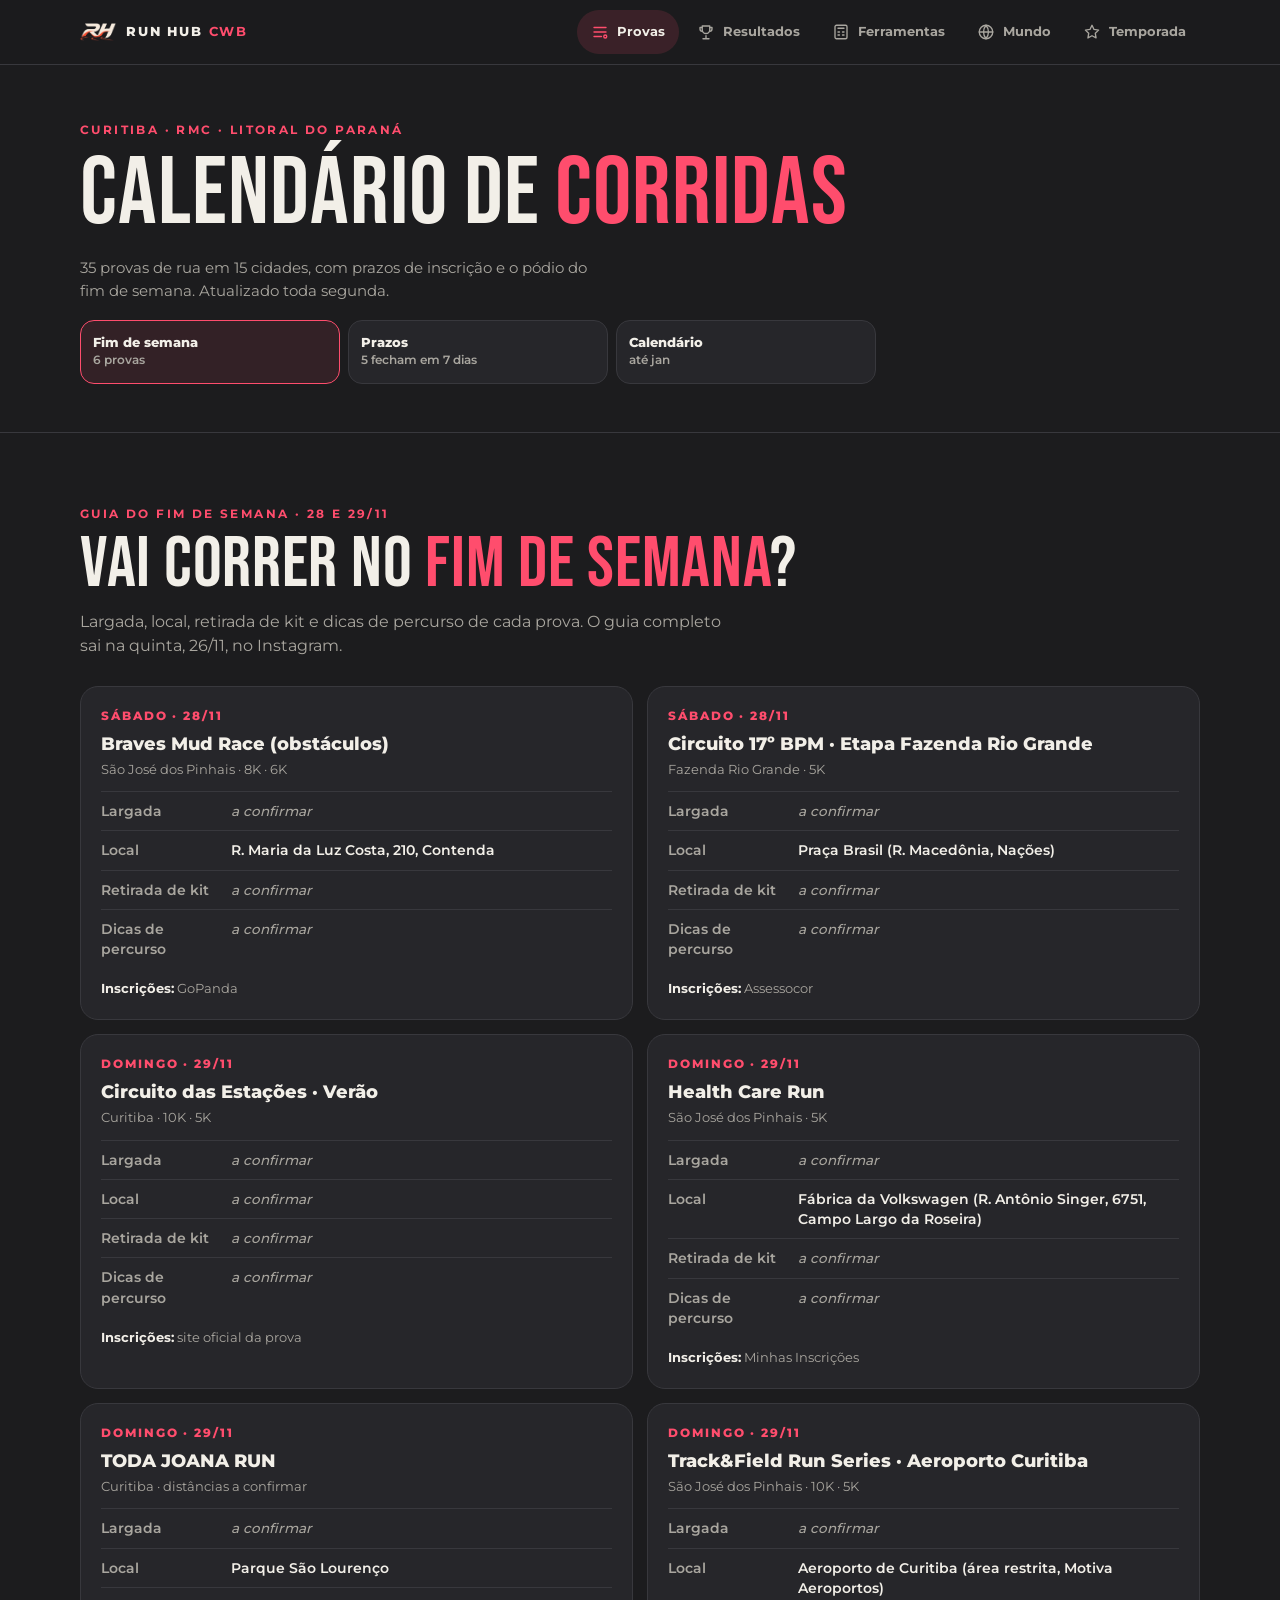
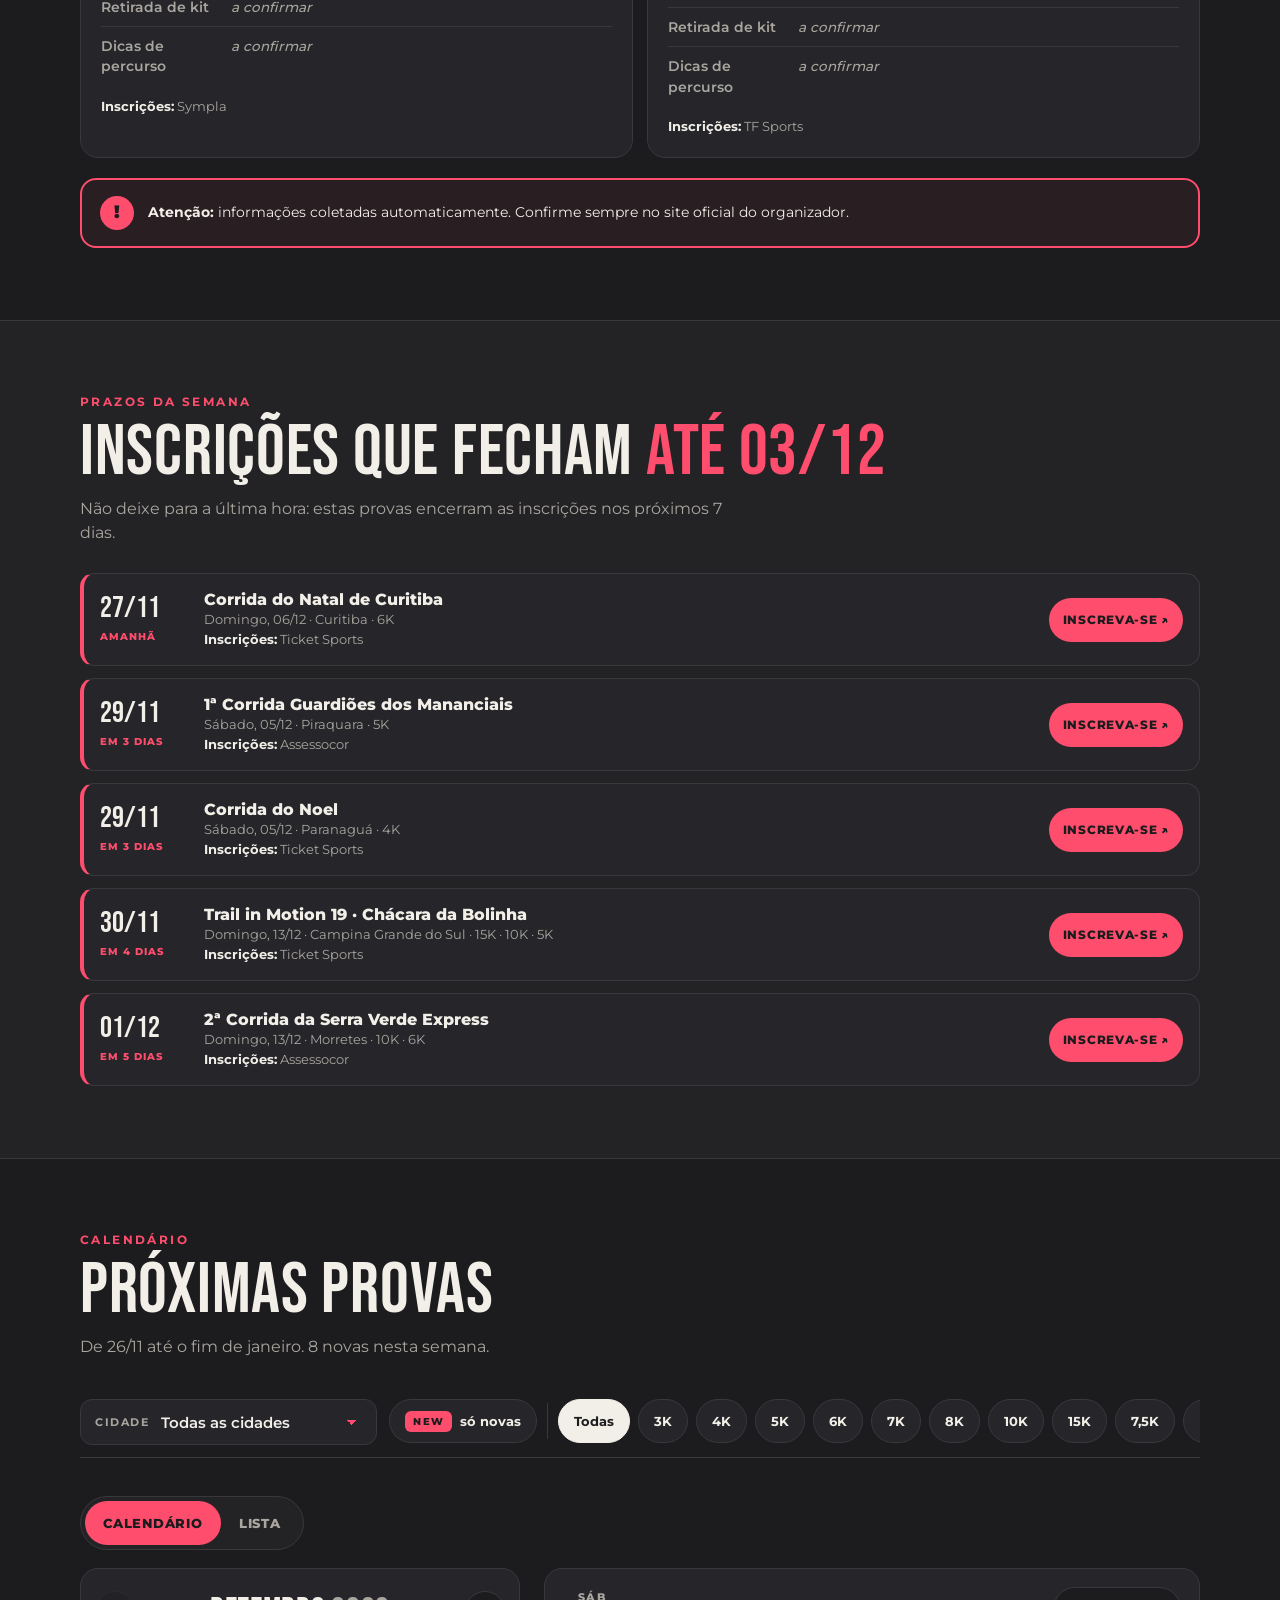
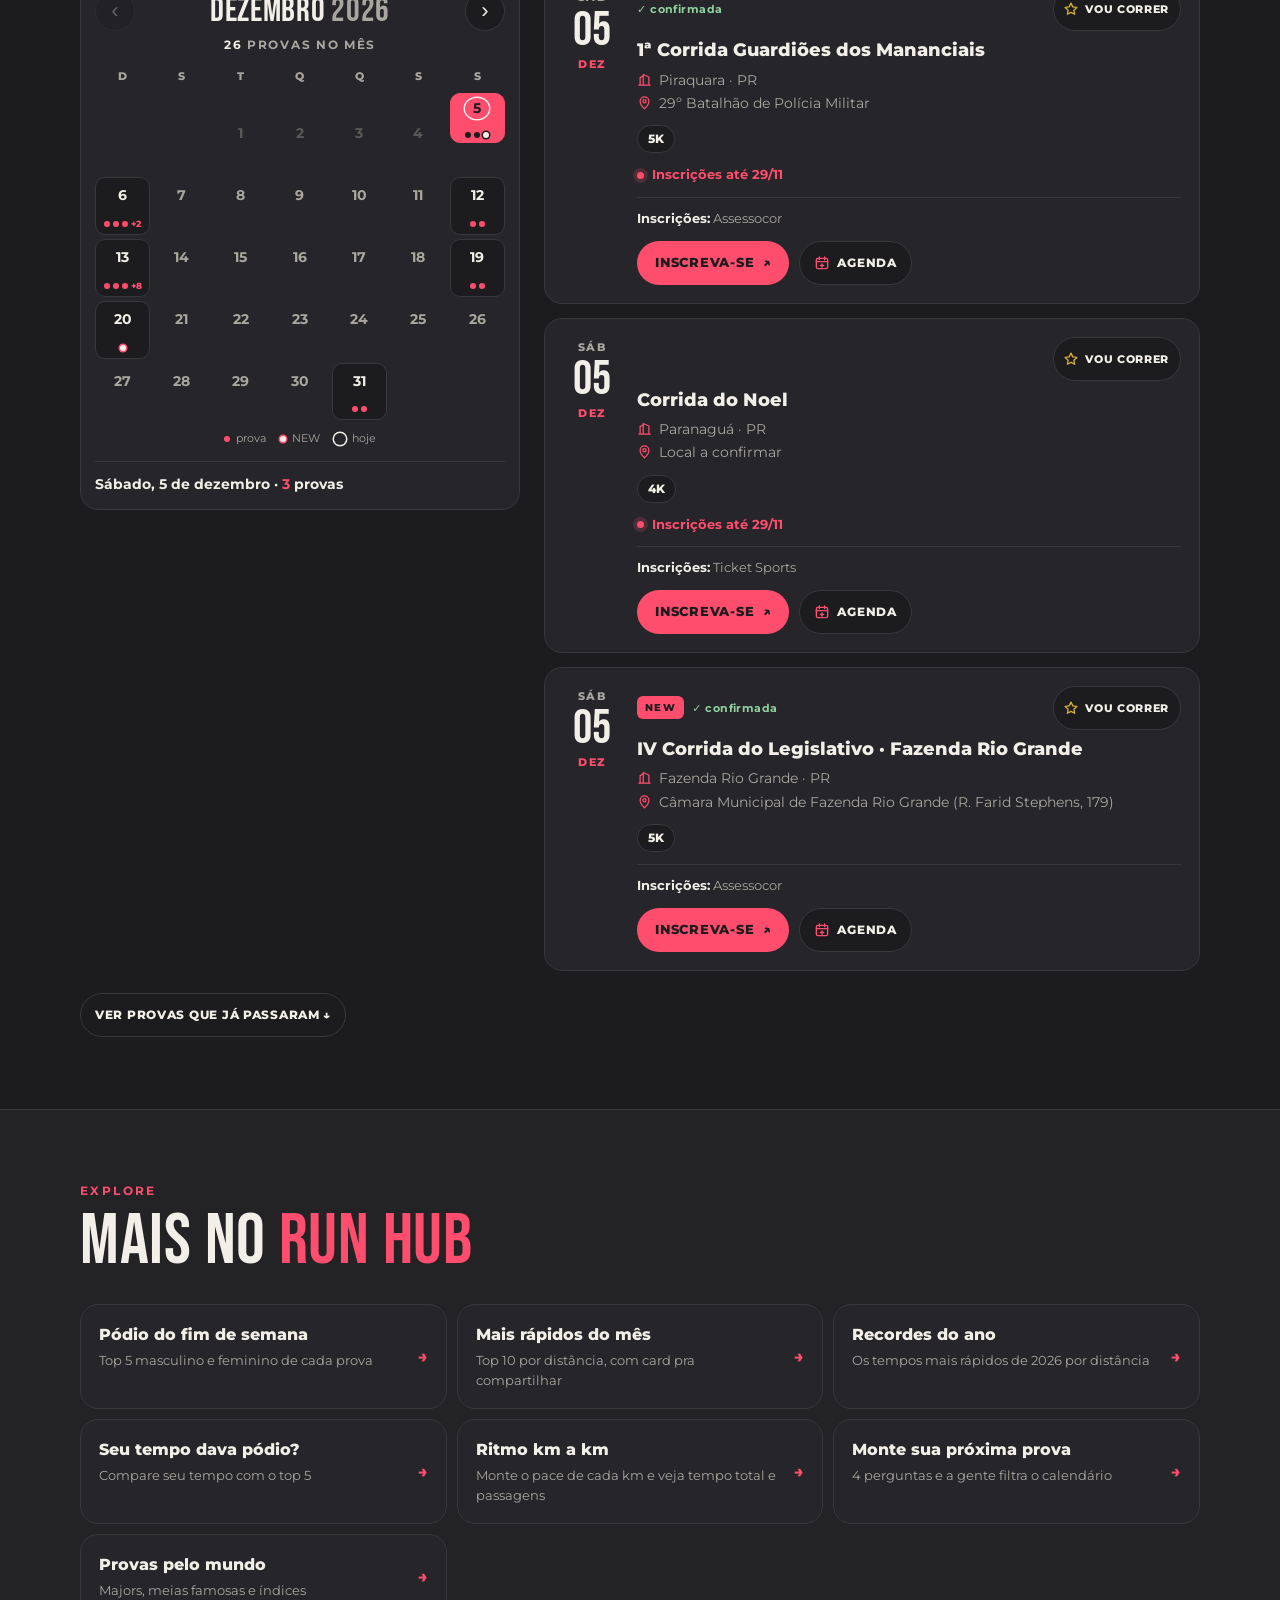
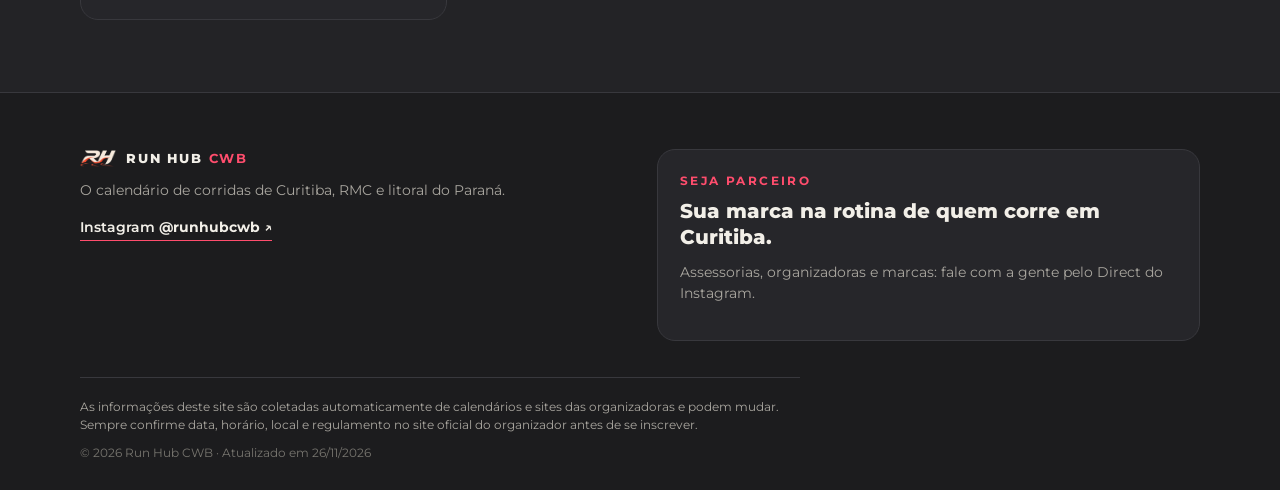
<file: index.html>
<!doctype html>
<html lang="pt-BR"><head>
<meta charset="utf-8"><meta name="viewport" content="width=device-width,initial-scale=1,viewport-fit=cover">
<title>Run Hub CWB · Calendário de corridas de Curitiba, RMC e litoral</title>
<meta name="description" content="O calendário de corridas de rua de Curitiba, região metropolitana e litoral do Paraná: provas, prazos de inscrição e resultados do fim de semana.">
<meta name="theme-color" content="#1C1C1E"><link rel="icon" href="img/favicon.png">
<link rel="preload" href="fonts/BebasNeue-Regular.ttf" as="font" crossorigin><link rel="stylesheet" href="css/style.css">
<script>!function(){var r={calculadora:"ferramentas.html#calculadora",monte:"ferramentas.html#monte",temporada:"temporada.html",podio:"resultados.html#podio"},h=location.hash.slice(1);if(/(^|\/)(index\.html)?$/.test(location.pathname)&&r[h])location.replace(r[h])}();</script>
</head><body data-tab="provas">
<a class="skip" href="#conteudo">Pular para o conteúdo</a>
<header class="nav"><div class="wrap nav-in">
  <a class="brand" href="index.html"><img src="img/rh_logo.png" alt="" width="40" height="40"><span>RUN HUB <b>CWB</b></span></a>
  <nav class="hlinks" aria-label="Principal"><a class="hl" href="index.html" aria-current=page><svg viewBox="0 0 24 24" aria-hidden="true"><path d="M4 6h16M4 12h16M4 18h10"/><circle cx="19" cy="18" r="2"/></svg><span>Provas</span></a><a class="hl" href="resultados.html"><svg viewBox="0 0 24 24" aria-hidden="true"><path d="M8 21h8M12 17v4M7 4h10v5a5 5 0 0 1-10 0V4Z"/><path d="M17 6h3v2a3 3 0 0 1-3 3M7 6H4v2a3 3 0 0 0 3 3"/></svg><span>Resultados</span></a><a class="hl" href="ferramentas.html"><svg viewBox="0 0 24 24" aria-hidden="true"><rect x="4" y="3" width="16" height="18" rx="2"/><path d="M8 7h8M8 12h2M14 12h2M8 16h2M14 16h2"/></svg><span>Ferramentas</span></a><a class="hl" href="mundo.html"><svg viewBox="0 0 24 24" aria-hidden="true"><circle cx="12" cy="12" r="9"/><path d="M3 12h18M12 3a14 14 0 0 1 0 18M12 3a14 14 0 0 0 0 18"/></svg><span>Mundo</span></a><a class="hl" href="temporada.html"><svg viewBox="0 0 24 24" aria-hidden="true"><path d="m12 3 2.7 5.6 6.1.9-4.4 4.3 1 6.1L12 17l-5.4 2.9 1-6.1L3.2 9.5l6.1-.9Z"/></svg><span>Temporada</span><b class="badge" id="season-badge" hidden>0</b></a></nav>
</div></header>

<div id="conteudo"><header class="hero" id="top"><div class="wrap hero-in">
  <p class="kicker">Curitiba · RMC · litoral do Paraná</p>
  <h1>Calendário de <em>corridas</em></h1>
  <p class="lead">35 provas de rua em 15 cidades, com prazos de inscrição e o pódio do fim de semana. Atualizado toda segunda.</p>
  <nav class="quick" aria-label="Atalhos"><a href="#guia"><b>Fim de semana</b><span>6 provas</span></a><a href="#prazos"><b>Prazos</b><span>5 fecham em 7 dias</span></a><a href="#calendario"><b>Calendário</b><span>até jan</span></a></nav>
</div></header>

<main><section class="sec" id="guia"><div class="wrap">
  <div class="sec-h"><p class="eyebrow">Guia do Fim de Semana · 28 e 29/11</p><h2>Vai correr no <em>fim de semana</em>?</h2><p class="sub">Largada, local, retirada de kit e dicas de percurso de cada prova. O guia completo sai na quinta, 26/11, no Instagram.</p></div>
  <div class="guia"><article class="g">
<p class="g-when">Sábado · 28/11</p>
<h4>Braves Mud Race (obstáculos)</h4><p class="g-city">São José dos Pinhais · 8K · 6K</p>
<dl><div class="g-r"><dt>Largada</dt><dd class=muted>a confirmar</dd></div><div class="g-r"><dt>Local</dt><dd>R. Maria da Luz Costa, 210, Contenda</dd></div><div class="g-r"><dt>Retirada de kit</dt><dd class=muted>a confirmar</dd></div><div class="g-r"><dt>Dicas de percurso</dt><dd class=muted>a confirmar</dd></div></dl>
<p class="via"><b>Inscrições:</b> GoPanda</p>
</article><article class="g">
<p class="g-when">Sábado · 28/11</p>
<h4>Circuito 17º BPM · Etapa Fazenda Rio Grande</h4><p class="g-city">Fazenda Rio Grande · 5K</p>
<dl><div class="g-r"><dt>Largada</dt><dd class=muted>a confirmar</dd></div><div class="g-r"><dt>Local</dt><dd>Praça Brasil (R. Macedônia, Nações)</dd></div><div class="g-r"><dt>Retirada de kit</dt><dd class=muted>a confirmar</dd></div><div class="g-r"><dt>Dicas de percurso</dt><dd class=muted>a confirmar</dd></div></dl>
<p class="via"><b>Inscrições:</b> Assessocor</p>
</article><article class="g">
<p class="g-when">Domingo · 29/11</p>
<h4>Circuito das Estações · Verão</h4><p class="g-city">Curitiba · 10K · 5K</p>
<dl><div class="g-r"><dt>Largada</dt><dd class=muted>a confirmar</dd></div><div class="g-r"><dt>Local</dt><dd class=muted>a confirmar</dd></div><div class="g-r"><dt>Retirada de kit</dt><dd class=muted>a confirmar</dd></div><div class="g-r"><dt>Dicas de percurso</dt><dd class=muted>a confirmar</dd></div></dl>
<p class="via"><b>Inscrições:</b> site oficial da prova</p>
</article><article class="g">
<p class="g-when">Domingo · 29/11</p>
<h4>Health Care Run</h4><p class="g-city">São José dos Pinhais · 5K</p>
<dl><div class="g-r"><dt>Largada</dt><dd class=muted>a confirmar</dd></div><div class="g-r"><dt>Local</dt><dd>Fábrica da Volkswagen (R. Antônio Singer, 6751, Campo Largo da Roseira)</dd></div><div class="g-r"><dt>Retirada de kit</dt><dd class=muted>a confirmar</dd></div><div class="g-r"><dt>Dicas de percurso</dt><dd class=muted>a confirmar</dd></div></dl>
<p class="via"><b>Inscrições:</b> Minhas Inscrições</p>
</article><article class="g">
<p class="g-when">Domingo · 29/11</p>
<h4>TODA JOANA RUN</h4><p class="g-city">Curitiba · distâncias a confirmar</p>
<dl><div class="g-r"><dt>Largada</dt><dd class=muted>a confirmar</dd></div><div class="g-r"><dt>Local</dt><dd>Parque São Lourenço</dd></div><div class="g-r"><dt>Retirada de kit</dt><dd class=muted>a confirmar</dd></div><div class="g-r"><dt>Dicas de percurso</dt><dd class=muted>a confirmar</dd></div></dl>
<p class="via"><b>Inscrições:</b> Sympla</p>
</article><article class="g">
<p class="g-when">Domingo · 29/11</p>
<h4>Track&amp;Field Run Series · Aeroporto Curitiba</h4><p class="g-city">São José dos Pinhais · 10K · 5K</p>
<dl><div class="g-r"><dt>Largada</dt><dd class=muted>a confirmar</dd></div><div class="g-r"><dt>Local</dt><dd>Aeroporto de Curitiba (área restrita, Motiva Aeroportos)</dd></div><div class="g-r"><dt>Retirada de kit</dt><dd class=muted>a confirmar</dd></div><div class="g-r"><dt>Dicas de percurso</dt><dd class=muted>a confirmar</dd></div></dl>
<p class="via"><b>Inscrições:</b> TF Sports</p>
</article></div>
  <div class="disc"><span class="warn">!</span><p><b>Atenção:</b> informações coletadas automaticamente. Confirme sempre no site oficial do organizador.</p></div>
</div></section><section class="sec sec-alt" id="prazos"><div class="wrap">
  <div class="sec-h"><p class="eyebrow">Prazos da semana</p><h2>Inscrições que fecham <em>até 03/12</em></h2><p class="sub">Não deixe para a última hora: estas provas encerram as inscrições nos próximos 7 dias.</p></div>
  <ul class="pz-list"><li class="pz"><div class="pz-d"><span class="dd">27/11</span><span class="q">amanhã</span></div>
<div class="pz-b"><h4>Corrida do Natal de Curitiba</h4><p>Domingo, 06/12 · Curitiba · 6K</p>
<p class="via"><b>Inscrições:</b> Ticket Sports</p></div>
<a class="btn btn-sm" href="https://www.ticketsports.com.br/e/e-88541" target="_blank" rel="noopener" data-goatcounter-click="inscricao-2026-12-06-corrida-do-natal-de-curitiba">Inscreva-se ↗</a></li><li class="pz"><div class="pz-d"><span class="dd">29/11</span><span class="q">em 3 dias</span></div>
<div class="pz-b"><h4>1ª Corrida Guardiões dos Mananciais</h4><p>Sábado, 05/12 · Piraquara · 5K</p>
<p class="via"><b>Inscrições:</b> Assessocor</p></div>
<a class="btn btn-sm" href="https://app.assessocor.online/evento/corrida-do-29o-bpm-piraquara/913" target="_blank" rel="noopener" data-goatcounter-click="inscricao-2026-12-05-1a-corrida-guardioes-dos-mananciais">Inscreva-se ↗</a></li><li class="pz"><div class="pz-d"><span class="dd">29/11</span><span class="q">em 3 dias</span></div>
<div class="pz-b"><h4>Corrida do Noel</h4><p>Sábado, 05/12 · Paranaguá · 4K</p>
<p class="via"><b>Inscrições:</b> Ticket Sports</p></div>
<a class="btn btn-sm" href="https://www.ticketsports.com.br/e/e-86878" target="_blank" rel="noopener" data-goatcounter-click="inscricao-2026-12-05-corrida-do-noel">Inscreva-se ↗</a></li><li class="pz"><div class="pz-d"><span class="dd">30/11</span><span class="q">em 4 dias</span></div>
<div class="pz-b"><h4>Trail in Motion 19 · Chácara da Bolinha</h4><p>Domingo, 13/12 · Campina Grande do Sul · 15K · 10K · 5K</p>
<p class="via"><b>Inscrições:</b> Ticket Sports</p></div>
<a class="btn btn-sm" href="https://www.ticketsports.com.br/e/e-88414" target="_blank" rel="noopener" data-goatcounter-click="inscricao-2026-12-13-trail-in-motion-19-chacara-da-bolinha">Inscreva-se ↗</a></li><li class="pz"><div class="pz-d"><span class="dd">01/12</span><span class="q">em 5 dias</span></div>
<div class="pz-b"><h4>2ª Corrida da Serra Verde Express</h4><p>Domingo, 13/12 · Morretes · 10K · 6K</p>
<p class="via"><b>Inscrições:</b> Assessocor</p></div>
<a class="btn btn-sm" href="https://app.assessocor.online/evento/serra-verde-express/905" target="_blank" rel="noopener" data-goatcounter-click="inscricao-2026-12-13-2a-corrida-da-serra-verde-express">Inscreva-se ↗</a></li></ul>
</div></section><section class="sec" id="calendario"><div class="wrap">
  <div class="sec-h"><p class="eyebrow">Calendário</p><h2>Próximas provas</h2><p class="sub">De 26/11 até o fim de janeiro. 8 novas nesta semana.</p></div>
  <div class="filters" role="search">
    <label class="sel"><span>Cidade</span><select id="f-city"><option value="">Todas as cidades</option><option value="Antonina">Antonina</option><option value="Araucária">Araucária</option><option value="Campina Grande do Sul">Campina Grande do Sul</option><option value="Campo Largo">Campo Largo</option><option value="Colombo">Colombo</option><option value="Curitiba">Curitiba</option><option value="Fazenda Rio Grande">Fazenda Rio Grande</option><option value="Guaratuba">Guaratuba</option><option value="Lapa">Lapa</option><option value="Mandirituba">Mandirituba</option><option value="Matinhos">Matinhos</option><option value="Morretes">Morretes</option><option value="Paranaguá">Paranaguá</option><option value="Piraquara">Piraquara</option><option value="São José dos Pinhais">São José dos Pinhais</option></select></label>
    <div class="fchips" aria-label="Distância"><button class="fchip fnew" id="f-new"><span class="tag tag-new">NEW</span> só novas</button><span class="fsep"></span><button class="fchip on" data-d="">Todas</button><button class="fchip" data-d="3k">3K</button><button class="fchip" data-d="4k">4K</button><button class="fchip" data-d="5k">5K</button><button class="fchip" data-d="6k">6K</button><button class="fchip" data-d="7k">7K</button><button class="fchip" data-d="8k">8K</button><button class="fchip" data-d="10k">10K</button><button class="fchip" data-d="15k">15K</button><button class="fchip" data-d="7-5k">7,5K</button><button class="fchip" data-d="kids-20m-500mk">Kids 20m-500mK</button></div>
  </div>
  <p class="result" id="f-result" aria-live="polite"></p>
  <div class="vtog" role="tablist" aria-label="Visualização"><button type="button" role="tab" data-v="cal" aria-selected="true">Calendário</button><button type="button" role="tab" data-v="list" aria-selected="false">Lista</button></div>
  <div class="vbody"><div id="rh-calview" class="calview" data-today="2026-11-26" hidden></div>
  <div id="rh-list"><section class="month" id="m-2026-11">
  <header class="month-h"><h3>Novembro <span>2026</span></h3><p class="count"><b class="n">6</b> provas</p></header>
  <div class="grid"><article class="race" id="r-2026-11-28-braves-mud-race-obstaculos" data-id="2026-11-28-braves-mud-race-obstaculos" data-date="2026-11-28" data-city="São José dos Pinhais" data-dist="8k 6k" data-new="0">
  <button class="rsum" type="button" aria-expanded="false"><span class="rs-d"><b>28</b>NOV</span><span class="rs-b"><span class="rs-n">Braves Mud Race (obstáculos)</span><span class="rs-m">Sáb · São José dos Pinhais · 8K · 6K</span></span><span class="rs-t"><span class="rs-star" aria-label="Na sua temporada">★</span><span class="rs-chev" aria-hidden="true">⌄</span></span></button>
  <div class="date"><span class="wd">Sáb</span><span class="dd">28</span><span class="mm">NOV</span></div>
  <div class="body">
    <div class="top"><span class="ok" title="Data confirmada na fonte oficial">✓ confirmada</span><button class="star" type="button" data-id="2026-11-28-braves-mud-race-obstaculos" aria-pressed="false" aria-label="Vou correr: salvar em Minha temporada"><svg viewBox="0 0 24 24" aria-hidden="true"><path d="M12 3.2l2.7 5.6 6.1.8-4.5 4.2 1.1 6.1L12 17l-5.4 2.9 1.1-6.1-4.5-4.2 6.1-.8z"/></svg><span>Vou correr</span></button></div>
    <h3>Braves Mud Race (obstáculos)</h3>
    <ul class="meta"><li><svg class="ic" viewBox="0 0 24 24" aria-hidden="true"><path d="M3 21h18M5 21V9l5-3v15M10 21V4l9 4v13"/></svg>São José dos Pinhais · PR</li><li><svg class="ic" viewBox="0 0 24 24" aria-hidden="true"><path d="M12 22s7-6.2 7-12a7 7 0 1 0-14 0c0 5.8 7 12 7 12z"/><circle cx="12" cy="10" r="2.6"/></svg>R. Maria da Luz Costa, 210, Contenda</li></ul>
    <div class="chips"><span class="chip">8K</span><span class="chip">6K</span></div>
    
    <div class="wx" data-id="2026-11-28-braves-mud-race-obstaculos" hidden></div>
    <div class="foot"><p class="via"><b>Inscrições:</b> GoPanda</p>
    <div class="acts"><a class="btn" href="https://www.gopanda.com.br/tickets/desafio-braves-novembro-2026" target="_blank" rel="noopener" data-goatcounter-click="inscricao-2026-11-28-braves-mud-race-obstaculos">Inscreva-se <span aria-hidden="true">↗</span></a><details class="cal"><summary aria-label="Adicionar à agenda"><svg class="ic" viewBox="0 0 24 24" aria-hidden="true"><rect x="3.5" y="5" width="17" height="15.5" rx="2.5"/><path d="M3.5 10h17M8 3v4M16 3v4M12 13.2v5M9.5 15.7h5"/></svg><span>Agenda</span></summary><div class="cal-m"><p class="cal-h">Dia da prova · 28/11</p><a href="https://calendar.google.com/calendar/render?action=TEMPLATE&amp;text=Braves%20Mud%20Race%20%28obst%C3%A1culos%29&amp;dates=20261128/20261129&amp;details=Braves%20Mud%20Race%20%28obst%C3%A1culos%29%0AS%C3%A3o%20Jos%C3%A9%20dos%20Pinhais%20%C2%B7%208K%20%C2%B7%206K%0AHor%C3%A1rio%20de%20largada%20a%20confirmar.%0A%0AInscri%C3%A7%C3%B5es%3A%20GoPanda%0Ahttps%3A//www.gopanda.com.br/tickets/desafio-braves-novembro-2026%0A%0AConfirme%20data%2C%20hor%C3%A1rio%20e%20local%20no%20site%20oficial%20do%20organizador.%0ARun%20Hub%20CWB%20%C2%B7%20runhubcwb.github.io&amp;location=R.%20Maria%20da%20Luz%20Costa%2C%20210%2C%20Contenda%2C%20S%C3%A3o%20Jos%C3%A9%20dos%20Pinhais%20-%20PR&amp;ctz=America%2FSao_Paulo" target="_blank" rel="noopener"><span class="cal-i">G</span>Google Agenda</a><a href="ics/2026-11-28-braves-mud-race-obstaculos.ics" download><span class="cal-i"></span>Apple / Outlook (.ics)</a></div></details></div></div>
  </div>
</article><article class="race" id="r-2026-11-28-circuito-17o-bpm-etapa-fazenda-rio-grande" data-id="2026-11-28-circuito-17o-bpm-etapa-fazenda-rio-grande" data-date="2026-11-28" data-city="Fazenda Rio Grande" data-dist="5k" data-new="0">
  <button class="rsum" type="button" aria-expanded="false"><span class="rs-d"><b>28</b>NOV</span><span class="rs-b"><span class="rs-n">Circuito 17º BPM · Etapa Fazenda Rio Grande</span><span class="rs-m">Sáb · Fazenda Rio Grande · 5K</span></span><span class="rs-t"><span class="rs-star" aria-label="Na sua temporada">★</span><span class="rs-chev" aria-hidden="true">⌄</span></span></button>
  <div class="date"><span class="wd">Sáb</span><span class="dd">28</span><span class="mm">NOV</span></div>
  <div class="body">
    <div class="top"><span class="ok" title="Data confirmada na fonte oficial">✓ confirmada</span><button class="star" type="button" data-id="2026-11-28-circuito-17o-bpm-etapa-fazenda-rio-grande" aria-pressed="false" aria-label="Vou correr: salvar em Minha temporada"><svg viewBox="0 0 24 24" aria-hidden="true"><path d="M12 3.2l2.7 5.6 6.1.8-4.5 4.2 1.1 6.1L12 17l-5.4 2.9 1.1-6.1-4.5-4.2 6.1-.8z"/></svg><span>Vou correr</span></button></div>
    <h3>Circuito 17º BPM · Etapa Fazenda Rio Grande</h3>
    <ul class="meta"><li><svg class="ic" viewBox="0 0 24 24" aria-hidden="true"><path d="M3 21h18M5 21V9l5-3v15M10 21V4l9 4v13"/></svg>Fazenda Rio Grande · PR</li><li><svg class="ic" viewBox="0 0 24 24" aria-hidden="true"><path d="M12 22s7-6.2 7-12a7 7 0 1 0-14 0c0 5.8 7 12 7 12z"/><circle cx="12" cy="10" r="2.6"/></svg>Praça Brasil (R. Macedônia, Nações)</li></ul>
    <div class="chips"><span class="chip">5K</span></div>
    
    <div class="wx" data-id="2026-11-28-circuito-17o-bpm-etapa-fazenda-rio-grande" hidden></div>
    <div class="foot"><p class="via"><b>Inscrições:</b> Assessocor</p>
    <div class="acts"><a class="btn" href="https://app.assessocor.online/evento/circuito-17o-bpm-de-corridas-de-rua/938" target="_blank" rel="noopener" data-goatcounter-click="inscricao-2026-11-28-circuito-17o-bpm-etapa-fazenda-rio-grande">Inscreva-se <span aria-hidden="true">↗</span></a><details class="cal"><summary aria-label="Adicionar à agenda"><svg class="ic" viewBox="0 0 24 24" aria-hidden="true"><rect x="3.5" y="5" width="17" height="15.5" rx="2.5"/><path d="M3.5 10h17M8 3v4M16 3v4M12 13.2v5M9.5 15.7h5"/></svg><span>Agenda</span></summary><div class="cal-m"><p class="cal-h">Dia da prova · 28/11</p><a href="https://calendar.google.com/calendar/render?action=TEMPLATE&amp;text=Circuito%2017%C2%BA%20BPM%20%C2%B7%20Etapa%20Fazenda%20Rio%20Grande&amp;dates=20261128/20261129&amp;details=Circuito%2017%C2%BA%20BPM%20%C2%B7%20Etapa%20Fazenda%20Rio%20Grande%0AFazenda%20Rio%20Grande%20%C2%B7%205K%0AHor%C3%A1rio%20de%20largada%20a%20confirmar.%0A%0AInscri%C3%A7%C3%B5es%3A%20Assessocor%0Ahttps%3A//app.assessocor.online/evento/circuito-17o-bpm-de-corridas-de-rua/938%0A%0AConfirme%20data%2C%20hor%C3%A1rio%20e%20local%20no%20site%20oficial%20do%20organizador.%0ARun%20Hub%20CWB%20%C2%B7%20runhubcwb.github.io&amp;location=Pra%C3%A7a%20Brasil%20%28R.%20Maced%C3%B4nia%2C%20Na%C3%A7%C3%B5es%29%2C%20Fazenda%20Rio%20Grande%20-%20PR&amp;ctz=America%2FSao_Paulo" target="_blank" rel="noopener"><span class="cal-i">G</span>Google Agenda</a><a href="ics/2026-11-28-circuito-17o-bpm-etapa-fazenda-rio-grande.ics" download><span class="cal-i"></span>Apple / Outlook (.ics)</a></div></details></div></div>
  </div>
</article><article class="race" id="r-2026-11-29-circuito-das-estacoes-verao" data-id="2026-11-29-circuito-das-estacoes-verao" data-date="2026-11-29" data-city="Curitiba" data-dist="10k 5k" data-new="0">
  <button class="rsum" type="button" aria-expanded="false"><span class="rs-d"><b>29</b>NOV</span><span class="rs-b"><span class="rs-n">Circuito das Estações · Verão</span><span class="rs-m">Dom · Curitiba · 10K · 5K</span></span><span class="rs-t"><span class="rs-star" aria-label="Na sua temporada">★</span><span class="rs-chev" aria-hidden="true">⌄</span></span></button>
  <div class="date"><span class="wd">Dom</span><span class="dd">29</span><span class="mm">NOV</span></div>
  <div class="body">
    <div class="top"><span class="ok" title="Data confirmada na fonte oficial">✓ confirmada</span><button class="star" type="button" data-id="2026-11-29-circuito-das-estacoes-verao" aria-pressed="false" aria-label="Vou correr: salvar em Minha temporada"><svg viewBox="0 0 24 24" aria-hidden="true"><path d="M12 3.2l2.7 5.6 6.1.8-4.5 4.2 1.1 6.1L12 17l-5.4 2.9 1.1-6.1-4.5-4.2 6.1-.8z"/></svg><span>Vou correr</span></button></div>
    <h3>Circuito das Estações · Verão</h3>
    <ul class="meta"><li><svg class="ic" viewBox="0 0 24 24" aria-hidden="true"><path d="M3 21h18M5 21V9l5-3v15M10 21V4l9 4v13"/></svg>Curitiba · PR</li><li><svg class="ic" viewBox="0 0 24 24" aria-hidden="true"><path d="M12 22s7-6.2 7-12a7 7 0 1 0-14 0c0 5.8 7 12 7 12z"/><circle cx="12" cy="10" r="2.6"/></svg>Local a confirmar</li></ul>
    <div class="chips"><span class="chip">10K</span><span class="chip">5K</span></div>
    
    <div class="wx" data-id="2026-11-29-circuito-das-estacoes-verao" hidden></div>
    <div class="foot"><p class="via"><b>Inscrições:</b> site oficial da prova</p>
    <div class="acts"><a class="btn" href="https://www.circuitodasestacoes.com.br/curitiba/verao/" target="_blank" rel="noopener" data-goatcounter-click="inscricao-2026-11-29-circuito-das-estacoes-verao">Inscreva-se <span aria-hidden="true">↗</span></a><details class="cal"><summary aria-label="Adicionar à agenda"><svg class="ic" viewBox="0 0 24 24" aria-hidden="true"><rect x="3.5" y="5" width="17" height="15.5" rx="2.5"/><path d="M3.5 10h17M8 3v4M16 3v4M12 13.2v5M9.5 15.7h5"/></svg><span>Agenda</span></summary><div class="cal-m"><p class="cal-h">Dia da prova · 29/11</p><a href="https://calendar.google.com/calendar/render?action=TEMPLATE&amp;text=Circuito%20das%20Esta%C3%A7%C3%B5es%20%C2%B7%20Ver%C3%A3o&amp;dates=20261129/20261130&amp;details=Circuito%20das%20Esta%C3%A7%C3%B5es%20%C2%B7%20Ver%C3%A3o%0ACuritiba%20%C2%B7%2010K%20%C2%B7%205K%0AHor%C3%A1rio%20de%20largada%20a%20confirmar.%0A%0AInscri%C3%A7%C3%B5es%3A%20site%20oficial%20da%20prova%0Ahttps%3A//www.circuitodasestacoes.com.br/curitiba/verao/%0A%0AConfirme%20data%2C%20hor%C3%A1rio%20e%20local%20no%20site%20oficial%20do%20organizador.%0ARun%20Hub%20CWB%20%C2%B7%20runhubcwb.github.io&amp;location=Curitiba%20-%20PR&amp;ctz=America%2FSao_Paulo" target="_blank" rel="noopener"><span class="cal-i">G</span>Google Agenda</a><a href="ics/2026-11-29-circuito-das-estacoes-verao.ics" download><span class="cal-i"></span>Apple / Outlook (.ics)</a></div></details></div></div>
  </div>
</article><article class="race" id="r-2026-11-29-health-care-run" data-id="2026-11-29-health-care-run" data-date="2026-11-29" data-city="São José dos Pinhais" data-dist="5k" data-new="1">
  <button class="rsum" type="button" aria-expanded="false"><span class="rs-d"><b>29</b>NOV</span><span class="rs-b"><span class="rs-n">Health Care Run</span><span class="rs-m">Dom · São José dos Pinhais · 5K</span></span><span class="rs-t"><span class="tag tag-new">NEW</span><span class="rs-star" aria-label="Na sua temporada">★</span><span class="rs-chev" aria-hidden="true">⌄</span></span></button>
  <div class="date"><span class="wd">Dom</span><span class="dd">29</span><span class="mm">NOV</span></div>
  <div class="body">
    <div class="top"><span class="tag tag-new">NEW</span><span class="ok" title="Data confirmada na fonte oficial">✓ confirmada</span><button class="star" type="button" data-id="2026-11-29-health-care-run" aria-pressed="false" aria-label="Vou correr: salvar em Minha temporada"><svg viewBox="0 0 24 24" aria-hidden="true"><path d="M12 3.2l2.7 5.6 6.1.8-4.5 4.2 1.1 6.1L12 17l-5.4 2.9 1.1-6.1-4.5-4.2 6.1-.8z"/></svg><span>Vou correr</span></button></div>
    <h3>Health Care Run</h3>
    <ul class="meta"><li><svg class="ic" viewBox="0 0 24 24" aria-hidden="true"><path d="M3 21h18M5 21V9l5-3v15M10 21V4l9 4v13"/></svg>São José dos Pinhais · PR</li><li><svg class="ic" viewBox="0 0 24 24" aria-hidden="true"><path d="M12 22s7-6.2 7-12a7 7 0 1 0-14 0c0 5.8 7 12 7 12z"/><circle cx="12" cy="10" r="2.6"/></svg>Fábrica da Volkswagen (R. Antônio Singer, 6751, Campo Largo da Roseira)</li></ul>
    <div class="chips"><span class="chip">5K</span></div>
    
    <div class="wx" data-id="2026-11-29-health-care-run" hidden></div>
    <div class="foot"><p class="via"><b>Inscrições:</b> Minhas Inscrições</p>
    <div class="acts"><a class="btn" href="https://gominhasinscricoes.com.br/evento/health-care-run-sao-jose-dos-pinhais" target="_blank" rel="noopener" data-goatcounter-click="inscricao-2026-11-29-health-care-run">Inscreva-se <span aria-hidden="true">↗</span></a><details class="cal"><summary aria-label="Adicionar à agenda"><svg class="ic" viewBox="0 0 24 24" aria-hidden="true"><rect x="3.5" y="5" width="17" height="15.5" rx="2.5"/><path d="M3.5 10h17M8 3v4M16 3v4M12 13.2v5M9.5 15.7h5"/></svg><span>Agenda</span></summary><div class="cal-m"><p class="cal-h">Dia da prova · 29/11</p><a href="https://calendar.google.com/calendar/render?action=TEMPLATE&amp;text=Health%20Care%20Run&amp;dates=20261129/20261130&amp;details=Health%20Care%20Run%0AS%C3%A3o%20Jos%C3%A9%20dos%20Pinhais%20%C2%B7%205K%0AHor%C3%A1rio%20de%20largada%20a%20confirmar.%0A%0AInscri%C3%A7%C3%B5es%3A%20Minhas%20Inscri%C3%A7%C3%B5es%0Ahttps%3A//gominhasinscricoes.com.br/evento/health-care-run-sao-jose-dos-pinhais%0A%0AConfirme%20data%2C%20hor%C3%A1rio%20e%20local%20no%20site%20oficial%20do%20organizador.%0ARun%20Hub%20CWB%20%C2%B7%20runhubcwb.github.io&amp;location=F%C3%A1brica%20da%20Volkswagen%20%28R.%20Ant%C3%B4nio%20Singer%2C%206751%2C%20Campo%20Largo%20da%20Roseira%29%2C%20S%C3%A3o%20Jos%C3%A9%20dos%20Pinhais%20-%20PR&amp;ctz=America%2FSao_Paulo" target="_blank" rel="noopener"><span class="cal-i">G</span>Google Agenda</a><a href="ics/2026-11-29-health-care-run.ics" download><span class="cal-i"></span>Apple / Outlook (.ics)</a></div></details></div></div>
  </div>
</article><article class="race" id="r-2026-11-29-toda-joana-run" data-id="2026-11-29-toda-joana-run" data-date="2026-11-29" data-city="Curitiba" data-dist="" data-new="0">
  <button class="rsum" type="button" aria-expanded="false"><span class="rs-d"><b>29</b>NOV</span><span class="rs-b"><span class="rs-n">TODA JOANA RUN</span><span class="rs-m">Dom · Curitiba · distâncias a confirmar</span></span><span class="rs-t"><span class="rs-star" aria-label="Na sua temporada">★</span><span class="rs-chev" aria-hidden="true">⌄</span></span></button>
  <div class="date"><span class="wd">Dom</span><span class="dd">29</span><span class="mm">NOV</span></div>
  <div class="body">
    <div class="top"><span class="ok" title="Data confirmada na fonte oficial">✓ confirmada</span><button class="star" type="button" data-id="2026-11-29-toda-joana-run" aria-pressed="false" aria-label="Vou correr: salvar em Minha temporada"><svg viewBox="0 0 24 24" aria-hidden="true"><path d="M12 3.2l2.7 5.6 6.1.8-4.5 4.2 1.1 6.1L12 17l-5.4 2.9 1.1-6.1-4.5-4.2 6.1-.8z"/></svg><span>Vou correr</span></button></div>
    <h3>TODA JOANA RUN</h3>
    <ul class="meta"><li><svg class="ic" viewBox="0 0 24 24" aria-hidden="true"><path d="M3 21h18M5 21V9l5-3v15M10 21V4l9 4v13"/></svg>Curitiba · PR</li><li><svg class="ic" viewBox="0 0 24 24" aria-hidden="true"><path d="M12 22s7-6.2 7-12a7 7 0 1 0-14 0c0 5.8 7 12 7 12z"/><circle cx="12" cy="10" r="2.6"/></svg>Parque São Lourenço</li></ul>
    <div class="chips"><span class="chip chip-muted">Distâncias a confirmar</span></div>
    
    <div class="wx" data-id="2026-11-29-toda-joana-run" hidden></div>
    <div class="foot"><p class="via"><b>Inscrições:</b> Sympla</p>
    <div class="acts"><a class="btn" href="https://www.sympla.com.br/evento/toda-joana-run/3641073" target="_blank" rel="noopener" data-goatcounter-click="inscricao-2026-11-29-toda-joana-run">Inscreva-se <span aria-hidden="true">↗</span></a><details class="cal"><summary aria-label="Adicionar à agenda"><svg class="ic" viewBox="0 0 24 24" aria-hidden="true"><rect x="3.5" y="5" width="17" height="15.5" rx="2.5"/><path d="M3.5 10h17M8 3v4M16 3v4M12 13.2v5M9.5 15.7h5"/></svg><span>Agenda</span></summary><div class="cal-m"><p class="cal-h">Dia da prova · 29/11</p><a href="https://calendar.google.com/calendar/render?action=TEMPLATE&amp;text=TODA%20JOANA%20RUN&amp;dates=20261129/20261130&amp;details=TODA%20JOANA%20RUN%0ACuritiba%20%C2%B7%20dist%C3%A2ncias%20a%20confirmar%0AHor%C3%A1rio%20de%20largada%20a%20confirmar.%0A%0AInscri%C3%A7%C3%B5es%3A%20Sympla%0Ahttps%3A//www.sympla.com.br/evento/toda-joana-run/3641073%0A%0AConfirme%20data%2C%20hor%C3%A1rio%20e%20local%20no%20site%20oficial%20do%20organizador.%0ARun%20Hub%20CWB%20%C2%B7%20runhubcwb.github.io&amp;location=Parque%20S%C3%A3o%20Louren%C3%A7o%2C%20Curitiba%20-%20PR&amp;ctz=America%2FSao_Paulo" target="_blank" rel="noopener"><span class="cal-i">G</span>Google Agenda</a><a href="ics/2026-11-29-toda-joana-run.ics" download><span class="cal-i"></span>Apple / Outlook (.ics)</a></div></details></div></div>
  </div>
</article><article class="race" id="r-2026-11-29-track-field-run-series-aeroporto-curitiba" data-id="2026-11-29-track-field-run-series-aeroporto-curitiba" data-date="2026-11-29" data-city="São José dos Pinhais" data-dist="10k 5k" data-new="0">
  <button class="rsum" type="button" aria-expanded="false"><span class="rs-d"><b>29</b>NOV</span><span class="rs-b"><span class="rs-n">Track&amp;Field Run Series · Aeroporto Curitiba</span><span class="rs-m">Dom · São José dos Pinhais · 10K · 5K</span></span><span class="rs-t"><span class="rs-star" aria-label="Na sua temporada">★</span><span class="rs-chev" aria-hidden="true">⌄</span></span></button>
  <div class="date"><span class="wd">Dom</span><span class="dd">29</span><span class="mm">NOV</span></div>
  <div class="body">
    <div class="top"><span class="ok" title="Data confirmada na fonte oficial">✓ confirmada</span><button class="star" type="button" data-id="2026-11-29-track-field-run-series-aeroporto-curitiba" aria-pressed="false" aria-label="Vou correr: salvar em Minha temporada"><svg viewBox="0 0 24 24" aria-hidden="true"><path d="M12 3.2l2.7 5.6 6.1.8-4.5 4.2 1.1 6.1L12 17l-5.4 2.9 1.1-6.1-4.5-4.2 6.1-.8z"/></svg><span>Vou correr</span></button></div>
    <h3>Track&amp;Field Run Series · Aeroporto Curitiba</h3>
    <ul class="meta"><li><svg class="ic" viewBox="0 0 24 24" aria-hidden="true"><path d="M3 21h18M5 21V9l5-3v15M10 21V4l9 4v13"/></svg>São José dos Pinhais · PR</li><li><svg class="ic" viewBox="0 0 24 24" aria-hidden="true"><path d="M12 22s7-6.2 7-12a7 7 0 1 0-14 0c0 5.8 7 12 7 12z"/><circle cx="12" cy="10" r="2.6"/></svg>Aeroporto de Curitiba (área restrita, Motiva Aeroportos)</li></ul>
    <div class="chips"><span class="chip">10K</span><span class="chip">5K</span></div>
    
    <div class="wx" data-id="2026-11-29-track-field-run-series-aeroporto-curitiba" hidden></div>
    <div class="foot"><p class="via"><b>Inscrições:</b> TF Sports</p>
    <div class="acts"><a class="btn" href="https://www.tfsports.com.br/run-series/motiva-aeroportos-curitiba-2026/" target="_blank" rel="noopener" data-goatcounter-click="inscricao-2026-11-29-track-field-run-series-aeroporto-curitiba">Inscreva-se <span aria-hidden="true">↗</span></a><details class="cal"><summary aria-label="Adicionar à agenda"><svg class="ic" viewBox="0 0 24 24" aria-hidden="true"><rect x="3.5" y="5" width="17" height="15.5" rx="2.5"/><path d="M3.5 10h17M8 3v4M16 3v4M12 13.2v5M9.5 15.7h5"/></svg><span>Agenda</span></summary><div class="cal-m"><p class="cal-h">Dia da prova · 29/11</p><a href="https://calendar.google.com/calendar/render?action=TEMPLATE&amp;text=Track%26Field%20Run%20Series%20%C2%B7%20Aeroporto%20Curitiba&amp;dates=20261129/20261130&amp;details=Track%26Field%20Run%20Series%20%C2%B7%20Aeroporto%20Curitiba%0AS%C3%A3o%20Jos%C3%A9%20dos%20Pinhais%20%C2%B7%2010K%20%C2%B7%205K%0AHor%C3%A1rio%20de%20largada%20a%20confirmar.%0A%0AInscri%C3%A7%C3%B5es%3A%20TF%20Sports%0Ahttps%3A//www.tfsports.com.br/run-series/motiva-aeroportos-curitiba-2026/%0A%0AConfirme%20data%2C%20hor%C3%A1rio%20e%20local%20no%20site%20oficial%20do%20organizador.%0ARun%20Hub%20CWB%20%C2%B7%20runhubcwb.github.io&amp;location=Aeroporto%20de%20Curitiba%20%28%C3%A1rea%20restrita%2C%20Motiva%20Aeroportos%29%2C%20S%C3%A3o%20Jos%C3%A9%20dos%20Pinhais%20-%20PR&amp;ctz=America%2FSao_Paulo" target="_blank" rel="noopener"><span class="cal-i">G</span>Google Agenda</a><a href="ics/2026-11-29-track-field-run-series-aeroporto-curitiba.ics" download><span class="cal-i"></span>Apple / Outlook (.ics)</a></div></details></div></div>
  </div>
</article></div>
</section><section class="month" id="m-2026-12">
  <header class="month-h"><h3>Dezembro <span>2026</span></h3><p class="count"><b class="n">26</b> provas</p></header>
  <div class="grid"><article class="race" id="r-2026-12-05-1a-corrida-guardioes-dos-mananciais" data-id="2026-12-05-1a-corrida-guardioes-dos-mananciais" data-date="2026-12-05" data-city="Piraquara" data-dist="5k" data-new="0">
  <button class="rsum" type="button" aria-expanded="false"><span class="rs-d"><b>05</b>DEZ</span><span class="rs-b"><span class="rs-n">1ª Corrida Guardiões dos Mananciais</span><span class="rs-m">Sáb · Piraquara · 5K</span></span><span class="rs-t"><span class="rs-star" aria-label="Na sua temporada">★</span><span class="rs-chev" aria-hidden="true">⌄</span></span></button>
  <div class="date"><span class="wd">Sáb</span><span class="dd">05</span><span class="mm">DEZ</span></div>
  <div class="body">
    <div class="top"><span class="ok" title="Data confirmada na fonte oficial">✓ confirmada</span><button class="star" type="button" data-id="2026-12-05-1a-corrida-guardioes-dos-mananciais" aria-pressed="false" aria-label="Vou correr: salvar em Minha temporada"><svg viewBox="0 0 24 24" aria-hidden="true"><path d="M12 3.2l2.7 5.6 6.1.8-4.5 4.2 1.1 6.1L12 17l-5.4 2.9 1.1-6.1-4.5-4.2 6.1-.8z"/></svg><span>Vou correr</span></button></div>
    <h3>1ª Corrida Guardiões dos Mananciais</h3>
    <ul class="meta"><li><svg class="ic" viewBox="0 0 24 24" aria-hidden="true"><path d="M3 21h18M5 21V9l5-3v15M10 21V4l9 4v13"/></svg>Piraquara · PR</li><li><svg class="ic" viewBox="0 0 24 24" aria-hidden="true"><path d="M12 22s7-6.2 7-12a7 7 0 1 0-14 0c0 5.8 7 12 7 12z"/><circle cx="12" cy="10" r="2.6"/></svg>29º Batalhão de Polícia Militar</li></ul>
    <div class="chips"><span class="chip">5K</span></div>
    <p class="prazo"><span class="dot"></span>Inscrições até 29/11</p>
    <div class="wx" data-id="2026-12-05-1a-corrida-guardioes-dos-mananciais" hidden></div>
    <div class="foot"><p class="via"><b>Inscrições:</b> Assessocor</p>
    <div class="acts"><a class="btn" href="https://app.assessocor.online/evento/corrida-do-29o-bpm-piraquara/913" target="_blank" rel="noopener" data-goatcounter-click="inscricao-2026-12-05-1a-corrida-guardioes-dos-mananciais">Inscreva-se <span aria-hidden="true">↗</span></a><details class="cal"><summary aria-label="Adicionar à agenda"><svg class="ic" viewBox="0 0 24 24" aria-hidden="true"><rect x="3.5" y="5" width="17" height="15.5" rx="2.5"/><path d="M3.5 10h17M8 3v4M16 3v4M12 13.2v5M9.5 15.7h5"/></svg><span>Agenda</span></summary><div class="cal-m"><p class="cal-h">Dia da prova · 05/12</p><a href="https://calendar.google.com/calendar/render?action=TEMPLATE&amp;text=1%C2%AA%20Corrida%20Guardi%C3%B5es%20dos%20Mananciais&amp;dates=20261205/20261206&amp;details=1%C2%AA%20Corrida%20Guardi%C3%B5es%20dos%20Mananciais%0APiraquara%20%C2%B7%205K%0AHor%C3%A1rio%20de%20largada%20a%20confirmar.%0A%0AInscri%C3%A7%C3%B5es%3A%20Assessocor%0Ahttps%3A//app.assessocor.online/evento/corrida-do-29o-bpm-piraquara/913%0A%0AConfirme%20data%2C%20hor%C3%A1rio%20e%20local%20no%20site%20oficial%20do%20organizador.%0ARun%20Hub%20CWB%20%C2%B7%20runhubcwb.github.io&amp;location=29%C2%BA%20Batalh%C3%A3o%20de%20Pol%C3%ADcia%20Militar%2C%20Piraquara%20-%20PR&amp;ctz=America%2FSao_Paulo" target="_blank" rel="noopener"><span class="cal-i">G</span>Google Agenda</a><a href="ics/2026-12-05-1a-corrida-guardioes-dos-mananciais.ics" download><span class="cal-i"></span>Apple / Outlook (.ics)</a><p class="cal-h">Lembrar do fim das inscrições · 29/11</p><a href="https://calendar.google.com/calendar/render?action=TEMPLATE&amp;text=%C3%9Altimo%20dia%20de%20inscri%C3%A7%C3%B5es%20%C2%B7%201%C2%AA%20Corrida%20Guardi%C3%B5es%20dos%20Mananciais&amp;dates=20261129/20261130&amp;details=%C3%9Altimo%20dia%20para%20se%20inscrever%20em%201%C2%AA%20Corrida%20Guardi%C3%B5es%20dos%20Mananciais%20%2805/12%2C%20Piraquara%29.%0A%0AInscri%C3%A7%C3%B5es%3A%20Assessocor%0Ahttps%3A//app.assessocor.online/evento/corrida-do-29o-bpm-piraquara/913%0A%0AConfirme%20o%20prazo%20no%20site%20oficial%20do%20organizador.%0ARun%20Hub%20CWB%20%C2%B7%20runhubcwb.github.io&amp;location=&amp;ctz=America%2FSao_Paulo" target="_blank" rel="noopener"><span class="cal-i">G</span>Google Agenda</a><a href="ics/2026-12-05-1a-corrida-guardioes-dos-mananciais-inscricoes.ics" download><span class="cal-i"></span>Apple / Outlook (.ics)</a></div></details></div></div>
  </div>
</article><article class="race" id="r-2026-12-05-corrida-do-noel" data-id="2026-12-05-corrida-do-noel" data-date="2026-12-05" data-city="Paranaguá" data-dist="4k" data-new="0">
  <button class="rsum" type="button" aria-expanded="false"><span class="rs-d"><b>05</b>DEZ</span><span class="rs-b"><span class="rs-n">Corrida do Noel</span><span class="rs-m">Sáb · Paranaguá · 4K</span></span><span class="rs-t"><span class="rs-star" aria-label="Na sua temporada">★</span><span class="rs-chev" aria-hidden="true">⌄</span></span></button>
  <div class="date"><span class="wd">Sáb</span><span class="dd">05</span><span class="mm">DEZ</span></div>
  <div class="body">
    <div class="top"><button class="star" type="button" data-id="2026-12-05-corrida-do-noel" aria-pressed="false" aria-label="Vou correr: salvar em Minha temporada"><svg viewBox="0 0 24 24" aria-hidden="true"><path d="M12 3.2l2.7 5.6 6.1.8-4.5 4.2 1.1 6.1L12 17l-5.4 2.9 1.1-6.1-4.5-4.2 6.1-.8z"/></svg><span>Vou correr</span></button></div>
    <h3>Corrida do Noel</h3>
    <ul class="meta"><li><svg class="ic" viewBox="0 0 24 24" aria-hidden="true"><path d="M3 21h18M5 21V9l5-3v15M10 21V4l9 4v13"/></svg>Paranaguá · PR</li><li><svg class="ic" viewBox="0 0 24 24" aria-hidden="true"><path d="M12 22s7-6.2 7-12a7 7 0 1 0-14 0c0 5.8 7 12 7 12z"/><circle cx="12" cy="10" r="2.6"/></svg>Local a confirmar</li></ul>
    <div class="chips"><span class="chip">4K</span></div>
    <p class="prazo"><span class="dot"></span>Inscrições até 29/11</p>
    <div class="wx" data-id="2026-12-05-corrida-do-noel" hidden></div>
    <div class="foot"><p class="via"><b>Inscrições:</b> Ticket Sports</p>
    <div class="acts"><a class="btn" href="https://www.ticketsports.com.br/e/e-86878" target="_blank" rel="noopener" data-goatcounter-click="inscricao-2026-12-05-corrida-do-noel">Inscreva-se <span aria-hidden="true">↗</span></a><details class="cal"><summary aria-label="Adicionar à agenda"><svg class="ic" viewBox="0 0 24 24" aria-hidden="true"><rect x="3.5" y="5" width="17" height="15.5" rx="2.5"/><path d="M3.5 10h17M8 3v4M16 3v4M12 13.2v5M9.5 15.7h5"/></svg><span>Agenda</span></summary><div class="cal-m"><p class="cal-h">Dia da prova · 05/12</p><a href="https://calendar.google.com/calendar/render?action=TEMPLATE&amp;text=Corrida%20do%20Noel&amp;dates=20261205/20261206&amp;details=Corrida%20do%20Noel%0AParanagu%C3%A1%20%C2%B7%204K%0AHor%C3%A1rio%20de%20largada%20a%20confirmar.%0A%0AInscri%C3%A7%C3%B5es%3A%20Ticket%20Sports%0Ahttps%3A//www.ticketsports.com.br/e/e-86878%0A%0AConfirme%20data%2C%20hor%C3%A1rio%20e%20local%20no%20site%20oficial%20do%20organizador.%0ARun%20Hub%20CWB%20%C2%B7%20runhubcwb.github.io&amp;location=Paranagu%C3%A1%20-%20PR&amp;ctz=America%2FSao_Paulo" target="_blank" rel="noopener"><span class="cal-i">G</span>Google Agenda</a><a href="ics/2026-12-05-corrida-do-noel.ics" download><span class="cal-i"></span>Apple / Outlook (.ics)</a><p class="cal-h">Lembrar do fim das inscrições · 29/11</p><a href="https://calendar.google.com/calendar/render?action=TEMPLATE&amp;text=%C3%9Altimo%20dia%20de%20inscri%C3%A7%C3%B5es%20%C2%B7%20Corrida%20do%20Noel&amp;dates=20261129/20261130&amp;details=%C3%9Altimo%20dia%20para%20se%20inscrever%20em%20Corrida%20do%20Noel%20%2805/12%2C%20Paranagu%C3%A1%29.%0A%0AInscri%C3%A7%C3%B5es%3A%20Ticket%20Sports%0Ahttps%3A//www.ticketsports.com.br/e/e-86878%0A%0AConfirme%20o%20prazo%20no%20site%20oficial%20do%20organizador.%0ARun%20Hub%20CWB%20%C2%B7%20runhubcwb.github.io&amp;location=&amp;ctz=America%2FSao_Paulo" target="_blank" rel="noopener"><span class="cal-i">G</span>Google Agenda</a><a href="ics/2026-12-05-corrida-do-noel-inscricoes.ics" download><span class="cal-i"></span>Apple / Outlook (.ics)</a></div></details></div></div>
  </div>
</article><article class="race" id="r-2026-12-05-iv-corrida-do-legislativo-fazenda-rio-grande" data-id="2026-12-05-iv-corrida-do-legislativo-fazenda-rio-grande" data-date="2026-12-05" data-city="Fazenda Rio Grande" data-dist="5k" data-new="1">
  <button class="rsum" type="button" aria-expanded="false"><span class="rs-d"><b>05</b>DEZ</span><span class="rs-b"><span class="rs-n">IV Corrida do Legislativo · Fazenda Rio Grande</span><span class="rs-m">Sáb · Fazenda Rio Grande · 5K</span></span><span class="rs-t"><span class="tag tag-new">NEW</span><span class="rs-star" aria-label="Na sua temporada">★</span><span class="rs-chev" aria-hidden="true">⌄</span></span></button>
  <div class="date"><span class="wd">Sáb</span><span class="dd">05</span><span class="mm">DEZ</span></div>
  <div class="body">
    <div class="top"><span class="tag tag-new">NEW</span><span class="ok" title="Data confirmada na fonte oficial">✓ confirmada</span><button class="star" type="button" data-id="2026-12-05-iv-corrida-do-legislativo-fazenda-rio-grande" aria-pressed="false" aria-label="Vou correr: salvar em Minha temporada"><svg viewBox="0 0 24 24" aria-hidden="true"><path d="M12 3.2l2.7 5.6 6.1.8-4.5 4.2 1.1 6.1L12 17l-5.4 2.9 1.1-6.1-4.5-4.2 6.1-.8z"/></svg><span>Vou correr</span></button></div>
    <h3>IV Corrida do Legislativo · Fazenda Rio Grande</h3>
    <ul class="meta"><li><svg class="ic" viewBox="0 0 24 24" aria-hidden="true"><path d="M3 21h18M5 21V9l5-3v15M10 21V4l9 4v13"/></svg>Fazenda Rio Grande · PR</li><li><svg class="ic" viewBox="0 0 24 24" aria-hidden="true"><path d="M12 22s7-6.2 7-12a7 7 0 1 0-14 0c0 5.8 7 12 7 12z"/><circle cx="12" cy="10" r="2.6"/></svg>Câmara Municipal de Fazenda Rio Grande (R. Farid Stephens, 179)</li></ul>
    <div class="chips"><span class="chip">5K</span></div>
    
    <div class="wx" data-id="2026-12-05-iv-corrida-do-legislativo-fazenda-rio-grande" hidden></div>
    <div class="foot"><p class="via"><b>Inscrições:</b> Assessocor</p>
    <div class="acts"><a class="btn" href="https://app.assessocor.online/evento/corrida-do-legislativo---fazenda-rio-grande/948" target="_blank" rel="noopener" data-goatcounter-click="inscricao-2026-12-05-iv-corrida-do-legislativo-fazenda-rio-grande">Inscreva-se <span aria-hidden="true">↗</span></a><details class="cal"><summary aria-label="Adicionar à agenda"><svg class="ic" viewBox="0 0 24 24" aria-hidden="true"><rect x="3.5" y="5" width="17" height="15.5" rx="2.5"/><path d="M3.5 10h17M8 3v4M16 3v4M12 13.2v5M9.5 15.7h5"/></svg><span>Agenda</span></summary><div class="cal-m"><p class="cal-h">Dia da prova · 05/12</p><a href="https://calendar.google.com/calendar/render?action=TEMPLATE&amp;text=IV%20Corrida%20do%20Legislativo%20%C2%B7%20Fazenda%20Rio%20Grande&amp;dates=20261205/20261206&amp;details=IV%20Corrida%20do%20Legislativo%20%C2%B7%20Fazenda%20Rio%20Grande%0AFazenda%20Rio%20Grande%20%C2%B7%205K%0AHor%C3%A1rio%20de%20largada%20a%20confirmar.%0A%0AInscri%C3%A7%C3%B5es%3A%20Assessocor%0Ahttps%3A//app.assessocor.online/evento/corrida-do-legislativo---fazenda-rio-grande/948%0A%0AConfirme%20data%2C%20hor%C3%A1rio%20e%20local%20no%20site%20oficial%20do%20organizador.%0ARun%20Hub%20CWB%20%C2%B7%20runhubcwb.github.io&amp;location=C%C3%A2mara%20Municipal%20de%20Fazenda%20Rio%20Grande%20%28R.%20Farid%20Stephens%2C%20179%29%2C%20Fazenda%20Rio%20Grande%20-%20PR&amp;ctz=America%2FSao_Paulo" target="_blank" rel="noopener"><span class="cal-i">G</span>Google Agenda</a><a href="ics/2026-12-05-iv-corrida-do-legislativo-fazenda-rio-grande.ics" download><span class="cal-i"></span>Apple / Outlook (.ics)</a></div></details></div></div>
  </div>
</article><article class="race" id="r-2026-12-06-21o-circuito-de-triathlon-verao" data-id="2026-12-06-21o-circuito-de-triathlon-verao" data-date="2026-12-06" data-city="Matinhos" data-dist="5k" data-new="0">
  <button class="rsum" type="button" aria-expanded="false"><span class="rs-d"><b>06</b>DEZ</span><span class="rs-b"><span class="rs-n">21º Circuito de Triathlon · Verão</span><span class="rs-m">Dom · Matinhos · 5K</span></span><span class="rs-t"><span class="rs-star" aria-label="Na sua temporada">★</span><span class="rs-chev" aria-hidden="true">⌄</span></span></button>
  <div class="date"><span class="wd">Dom</span><span class="dd">06</span><span class="mm">DEZ</span></div>
  <div class="body">
    <div class="top"><span class="ok" title="Data confirmada na fonte oficial">✓ confirmada</span><button class="star" type="button" data-id="2026-12-06-21o-circuito-de-triathlon-verao" aria-pressed="false" aria-label="Vou correr: salvar em Minha temporada"><svg viewBox="0 0 24 24" aria-hidden="true"><path d="M12 3.2l2.7 5.6 6.1.8-4.5 4.2 1.1 6.1L12 17l-5.4 2.9 1.1-6.1-4.5-4.2 6.1-.8z"/></svg><span>Vou correr</span></button></div>
    <h3>21º Circuito de Triathlon · Verão</h3>
    <ul class="meta"><li><svg class="ic" viewBox="0 0 24 24" aria-hidden="true"><path d="M3 21h18M5 21V9l5-3v15M10 21V4l9 4v13"/></svg>Matinhos · PR</li><li><svg class="ic" viewBox="0 0 24 24" aria-hidden="true"><path d="M12 22s7-6.2 7-12a7 7 0 1 0-14 0c0 5.8 7 12 7 12z"/><circle cx="12" cy="10" r="2.6"/></svg>Praia Mansa de Caiobá</li></ul>
    <div class="chips"><span class="chip">5K</span></div>
    <p class="prazo"><span class="dot"></span>Inscrições até 05/12</p>
    <div class="wx" data-id="2026-12-06-21o-circuito-de-triathlon-verao" hidden></div>
    <div class="foot"><p class="via"><b>Inscrições:</b> Ticket Sports</p>
    <div class="acts"><a class="btn" href="https://www.ticketsports.com.br/e/21o-circuito-de-triathlon-2026-8o-circuito-de-travessias-2026-verao-85991" target="_blank" rel="noopener" data-goatcounter-click="inscricao-2026-12-06-21o-circuito-de-triathlon-verao">Inscreva-se <span aria-hidden="true">↗</span></a><details class="cal"><summary aria-label="Adicionar à agenda"><svg class="ic" viewBox="0 0 24 24" aria-hidden="true"><rect x="3.5" y="5" width="17" height="15.5" rx="2.5"/><path d="M3.5 10h17M8 3v4M16 3v4M12 13.2v5M9.5 15.7h5"/></svg><span>Agenda</span></summary><div class="cal-m"><p class="cal-h">Dia da prova · 06/12</p><a href="https://calendar.google.com/calendar/render?action=TEMPLATE&amp;text=21%C2%BA%20Circuito%20de%20Triathlon%20%C2%B7%20Ver%C3%A3o&amp;dates=20261206/20261207&amp;details=21%C2%BA%20Circuito%20de%20Triathlon%20%C2%B7%20Ver%C3%A3o%0AMatinhos%20%C2%B7%205K%0AHor%C3%A1rio%20de%20largada%20a%20confirmar.%0A%0AInscri%C3%A7%C3%B5es%3A%20Ticket%20Sports%0Ahttps%3A//www.ticketsports.com.br/e/21o-circuito-de-triathlon-2026-8o-circuito-de-travessias-2026-verao-85991%0A%0AConfirme%20data%2C%20hor%C3%A1rio%20e%20local%20no%20site%20oficial%20do%20organizador.%0ARun%20Hub%20CWB%20%C2%B7%20runhubcwb.github.io&amp;location=Praia%20Mansa%20de%20Caiob%C3%A1%2C%20Matinhos%20-%20PR&amp;ctz=America%2FSao_Paulo" target="_blank" rel="noopener"><span class="cal-i">G</span>Google Agenda</a><a href="ics/2026-12-06-21o-circuito-de-triathlon-verao.ics" download><span class="cal-i"></span>Apple / Outlook (.ics)</a><p class="cal-h">Lembrar do fim das inscrições · 05/12</p><a href="https://calendar.google.com/calendar/render?action=TEMPLATE&amp;text=%C3%9Altimo%20dia%20de%20inscri%C3%A7%C3%B5es%20%C2%B7%2021%C2%BA%20Circuito%20de%20Triathlon%20%C2%B7%20Ver%C3%A3o&amp;dates=20261205/20261206&amp;details=%C3%9Altimo%20dia%20para%20se%20inscrever%20em%2021%C2%BA%20Circuito%20de%20Triathlon%20%C2%B7%20Ver%C3%A3o%20%2806/12%2C%20Matinhos%29.%0A%0AInscri%C3%A7%C3%B5es%3A%20Ticket%20Sports%0Ahttps%3A//www.ticketsports.com.br/e/21o-circuito-de-triathlon-2026-8o-circuito-de-travessias-2026-verao-85991%0A%0AConfirme%20o%20prazo%20no%20site%20oficial%20do%20organizador.%0ARun%20Hub%20CWB%20%C2%B7%20runhubcwb.github.io&amp;location=&amp;ctz=America%2FSao_Paulo" target="_blank" rel="noopener"><span class="cal-i">G</span>Google Agenda</a><a href="ics/2026-12-06-21o-circuito-de-triathlon-verao-inscricoes.ics" download><span class="cal-i"></span>Apple / Outlook (.ics)</a></div></details></div></div>
  </div>
</article><article class="race" id="r-2026-12-06-3a-corrida-e-caminhada-da-oab-colombo" data-id="2026-12-06-3a-corrida-e-caminhada-da-oab-colombo" data-date="2026-12-06" data-city="Colombo" data-dist="5k" data-new="0">
  <button class="rsum" type="button" aria-expanded="false"><span class="rs-d"><b>06</b>DEZ</span><span class="rs-b"><span class="rs-n">3ª Corrida e Caminhada da OAB Colombo</span><span class="rs-m">Dom · Colombo · 5K</span></span><span class="rs-t"><span class="rs-star" aria-label="Na sua temporada">★</span><span class="rs-chev" aria-hidden="true">⌄</span></span></button>
  <div class="date"><span class="wd">Dom</span><span class="dd">06</span><span class="mm">DEZ</span></div>
  <div class="body">
    <div class="top"><span class="ok" title="Data confirmada na fonte oficial">✓ confirmada</span><button class="star" type="button" data-id="2026-12-06-3a-corrida-e-caminhada-da-oab-colombo" aria-pressed="false" aria-label="Vou correr: salvar em Minha temporada"><svg viewBox="0 0 24 24" aria-hidden="true"><path d="M12 3.2l2.7 5.6 6.1.8-4.5 4.2 1.1 6.1L12 17l-5.4 2.9 1.1-6.1-4.5-4.2 6.1-.8z"/></svg><span>Vou correr</span></button></div>
    <h3>3ª Corrida e Caminhada da OAB Colombo</h3>
    <ul class="meta"><li><svg class="ic" viewBox="0 0 24 24" aria-hidden="true"><path d="M3 21h18M5 21V9l5-3v15M10 21V4l9 4v13"/></svg>Colombo · PR</li><li><svg class="ic" viewBox="0 0 24 24" aria-hidden="true"><path d="M12 22s7-6.2 7-12a7 7 0 1 0-14 0c0 5.8 7 12 7 12z"/><circle cx="12" cy="10" r="2.6"/></svg>Bosque da Uva</li></ul>
    <div class="chips"><span class="chip">5K</span></div>
    
    <div class="wx" data-id="2026-12-06-3a-corrida-e-caminhada-da-oab-colombo" hidden></div>
    <div class="foot"><p class="via"><b>Inscrições:</b> Sympla</p>
    <div class="acts"><a class="btn" href="https://www.sympla.com.br/evento/3-corrida-e-caminha-da-oab-colombo/3543638" target="_blank" rel="noopener" data-goatcounter-click="inscricao-2026-12-06-3a-corrida-e-caminhada-da-oab-colombo">Inscreva-se <span aria-hidden="true">↗</span></a><details class="cal"><summary aria-label="Adicionar à agenda"><svg class="ic" viewBox="0 0 24 24" aria-hidden="true"><rect x="3.5" y="5" width="17" height="15.5" rx="2.5"/><path d="M3.5 10h17M8 3v4M16 3v4M12 13.2v5M9.5 15.7h5"/></svg><span>Agenda</span></summary><div class="cal-m"><p class="cal-h">Dia da prova · 06/12</p><a href="https://calendar.google.com/calendar/render?action=TEMPLATE&amp;text=3%C2%AA%20Corrida%20e%20Caminhada%20da%20OAB%20Colombo&amp;dates=20261206/20261207&amp;details=3%C2%AA%20Corrida%20e%20Caminhada%20da%20OAB%20Colombo%0AColombo%20%C2%B7%205K%0AHor%C3%A1rio%20de%20largada%20a%20confirmar.%0A%0AInscri%C3%A7%C3%B5es%3A%20Sympla%0Ahttps%3A//www.sympla.com.br/evento/3-corrida-e-caminha-da-oab-colombo/3543638%0A%0AConfirme%20data%2C%20hor%C3%A1rio%20e%20local%20no%20site%20oficial%20do%20organizador.%0ARun%20Hub%20CWB%20%C2%B7%20runhubcwb.github.io&amp;location=Bosque%20da%20Uva%2C%20Colombo%20-%20PR&amp;ctz=America%2FSao_Paulo" target="_blank" rel="noopener"><span class="cal-i">G</span>Google Agenda</a><a href="ics/2026-12-06-3a-corrida-e-caminhada-da-oab-colombo.ics" download><span class="cal-i"></span>Apple / Outlook (.ics)</a></div></details></div></div>
  </div>
</article><article class="race" id="r-2026-12-06-corrida-do-natal-de-curitiba" data-id="2026-12-06-corrida-do-natal-de-curitiba" data-date="2026-12-06" data-city="Curitiba" data-dist="6k" data-new="0">
  <button class="rsum" type="button" aria-expanded="false"><span class="rs-d"><b>06</b>DEZ</span><span class="rs-b"><span class="rs-n">Corrida do Natal de Curitiba</span><span class="rs-m">Dom · Curitiba · 6K</span></span><span class="rs-t"><span class="rs-star" aria-label="Na sua temporada">★</span><span class="rs-chev" aria-hidden="true">⌄</span></span></button>
  <div class="date"><span class="wd">Dom</span><span class="dd">06</span><span class="mm">DEZ</span></div>
  <div class="body">
    <div class="top"><span class="ok" title="Data confirmada na fonte oficial">✓ confirmada</span><button class="star" type="button" data-id="2026-12-06-corrida-do-natal-de-curitiba" aria-pressed="false" aria-label="Vou correr: salvar em Minha temporada"><svg viewBox="0 0 24 24" aria-hidden="true"><path d="M12 3.2l2.7 5.6 6.1.8-4.5 4.2 1.1 6.1L12 17l-5.4 2.9 1.1-6.1-4.5-4.2 6.1-.8z"/></svg><span>Vou correr</span></button></div>
    <h3>Corrida do Natal de Curitiba</h3>
    <ul class="meta"><li><svg class="ic" viewBox="0 0 24 24" aria-hidden="true"><path d="M3 21h18M5 21V9l5-3v15M10 21V4l9 4v13"/></svg>Curitiba · PR</li><li><svg class="ic" viewBox="0 0 24 24" aria-hidden="true"><path d="M12 22s7-6.2 7-12a7 7 0 1 0-14 0c0 5.8 7 12 7 12z"/><circle cx="12" cy="10" r="2.6"/></svg>Estádio Mário Celso Petraglia (R. Buenos Aires, 1260)</li></ul>
    <div class="chips"><span class="chip">6K</span></div>
    <p class="prazo"><span class="dot"></span>Inscrições até 27/11</p>
    <div class="wx" data-id="2026-12-06-corrida-do-natal-de-curitiba" hidden></div>
    <div class="foot"><p class="via"><b>Inscrições:</b> Ticket Sports</p>
    <div class="acts"><a class="btn" href="https://www.ticketsports.com.br/e/e-88541" target="_blank" rel="noopener" data-goatcounter-click="inscricao-2026-12-06-corrida-do-natal-de-curitiba">Inscreva-se <span aria-hidden="true">↗</span></a><details class="cal"><summary aria-label="Adicionar à agenda"><svg class="ic" viewBox="0 0 24 24" aria-hidden="true"><rect x="3.5" y="5" width="17" height="15.5" rx="2.5"/><path d="M3.5 10h17M8 3v4M16 3v4M12 13.2v5M9.5 15.7h5"/></svg><span>Agenda</span></summary><div class="cal-m"><p class="cal-h">Dia da prova · 06/12</p><a href="https://calendar.google.com/calendar/render?action=TEMPLATE&amp;text=Corrida%20do%20Natal%20de%20Curitiba&amp;dates=20261206/20261207&amp;details=Corrida%20do%20Natal%20de%20Curitiba%0ACuritiba%20%C2%B7%206K%0AHor%C3%A1rio%20de%20largada%20a%20confirmar.%0A%0AInscri%C3%A7%C3%B5es%3A%20Ticket%20Sports%0Ahttps%3A//www.ticketsports.com.br/e/e-88541%0A%0AConfirme%20data%2C%20hor%C3%A1rio%20e%20local%20no%20site%20oficial%20do%20organizador.%0ARun%20Hub%20CWB%20%C2%B7%20runhubcwb.github.io&amp;location=Est%C3%A1dio%20M%C3%A1rio%20Celso%20Petraglia%20%28R.%20Buenos%20Aires%2C%201260%29%2C%20Curitiba%20-%20PR&amp;ctz=America%2FSao_Paulo" target="_blank" rel="noopener"><span class="cal-i">G</span>Google Agenda</a><a href="ics/2026-12-06-corrida-do-natal-de-curitiba.ics" download><span class="cal-i"></span>Apple / Outlook (.ics)</a><p class="cal-h">Lembrar do fim das inscrições · 27/11</p><a href="https://calendar.google.com/calendar/render?action=TEMPLATE&amp;text=%C3%9Altimo%20dia%20de%20inscri%C3%A7%C3%B5es%20%C2%B7%20Corrida%20do%20Natal%20de%20Curitiba&amp;dates=20261127/20261128&amp;details=%C3%9Altimo%20dia%20para%20se%20inscrever%20em%20Corrida%20do%20Natal%20de%20Curitiba%20%2806/12%2C%20Curitiba%29.%0A%0AInscri%C3%A7%C3%B5es%3A%20Ticket%20Sports%0Ahttps%3A//www.ticketsports.com.br/e/e-88541%0A%0AConfirme%20o%20prazo%20no%20site%20oficial%20do%20organizador.%0ARun%20Hub%20CWB%20%C2%B7%20runhubcwb.github.io&amp;location=&amp;ctz=America%2FSao_Paulo" target="_blank" rel="noopener"><span class="cal-i">G</span>Google Agenda</a><a href="ics/2026-12-06-corrida-do-natal-de-curitiba-inscricoes.ics" download><span class="cal-i"></span>Apple / Outlook (.ics)</a></div></details></div></div>
  </div>
</article><article class="race" id="r-2026-12-06-grand-premium-brasil-curitiba" data-id="2026-12-06-grand-premium-brasil-curitiba" data-date="2026-12-06" data-city="Curitiba" data-dist="15k 10k 5k 3k" data-new="0">
  <button class="rsum" type="button" aria-expanded="false"><span class="rs-d"><b>06</b>DEZ</span><span class="rs-b"><span class="rs-n">Grand Premium Brasil · Curitiba</span><span class="rs-m">Dom · Curitiba · 15K · 10K · 5K · 3K</span></span><span class="rs-t"><span class="rs-star" aria-label="Na sua temporada">★</span><span class="rs-chev" aria-hidden="true">⌄</span></span></button>
  <div class="date"><span class="wd">Dom</span><span class="dd">06</span><span class="mm">DEZ</span></div>
  <div class="body">
    <div class="top"><span class="ok" title="Data confirmada na fonte oficial">✓ confirmada</span><button class="star" type="button" data-id="2026-12-06-grand-premium-brasil-curitiba" aria-pressed="false" aria-label="Vou correr: salvar em Minha temporada"><svg viewBox="0 0 24 24" aria-hidden="true"><path d="M12 3.2l2.7 5.6 6.1.8-4.5 4.2 1.1 6.1L12 17l-5.4 2.9 1.1-6.1-4.5-4.2 6.1-.8z"/></svg><span>Vou correr</span></button></div>
    <h3>Grand Premium Brasil · Curitiba</h3>
    <ul class="meta"><li><svg class="ic" viewBox="0 0 24 24" aria-hidden="true"><path d="M3 21h18M5 21V9l5-3v15M10 21V4l9 4v13"/></svg>Curitiba · PR</li><li><svg class="ic" viewBox="0 0 24 24" aria-hidden="true"><path d="M12 22s7-6.2 7-12a7 7 0 1 0-14 0c0 5.8 7 12 7 12z"/><circle cx="12" cy="10" r="2.6"/></svg>Praça Nossa Senhora de Salette (Centro Cívico)</li></ul>
    <div class="chips"><span class="chip">15K</span><span class="chip">10K</span><span class="chip">5K</span><span class="chip">3K</span></div>
    
    <div class="wx" data-id="2026-12-06-grand-premium-brasil-curitiba" hidden></div>
    <div class="foot"><p class="via"><b>Inscrições:</b> Minhas Inscrições</p>
    <div class="acts"><a class="btn" href="https://minhasinscricoes.com.br/Evento/CorridaGPBrasil2026-Parana" target="_blank" rel="noopener" data-goatcounter-click="inscricao-2026-12-06-grand-premium-brasil-curitiba">Inscreva-se <span aria-hidden="true">↗</span></a><details class="cal"><summary aria-label="Adicionar à agenda"><svg class="ic" viewBox="0 0 24 24" aria-hidden="true"><rect x="3.5" y="5" width="17" height="15.5" rx="2.5"/><path d="M3.5 10h17M8 3v4M16 3v4M12 13.2v5M9.5 15.7h5"/></svg><span>Agenda</span></summary><div class="cal-m"><p class="cal-h">Dia da prova · 06/12</p><a href="https://calendar.google.com/calendar/render?action=TEMPLATE&amp;text=Grand%20Premium%20Brasil%20%C2%B7%20Curitiba&amp;dates=20261206/20261207&amp;details=Grand%20Premium%20Brasil%20%C2%B7%20Curitiba%0ACuritiba%20%C2%B7%2015K%20%C2%B7%2010K%20%C2%B7%205K%20%C2%B7%203K%0AHor%C3%A1rio%20de%20largada%20a%20confirmar.%0A%0AInscri%C3%A7%C3%B5es%3A%20Minhas%20Inscri%C3%A7%C3%B5es%0Ahttps%3A//minhasinscricoes.com.br/Evento/CorridaGPBrasil2026-Parana%0A%0AConfirme%20data%2C%20hor%C3%A1rio%20e%20local%20no%20site%20oficial%20do%20organizador.%0ARun%20Hub%20CWB%20%C2%B7%20runhubcwb.github.io&amp;location=Pra%C3%A7a%20Nossa%20Senhora%20de%20Salette%20%28Centro%20C%C3%ADvico%29%2C%20Curitiba%20-%20PR&amp;ctz=America%2FSao_Paulo" target="_blank" rel="noopener"><span class="cal-i">G</span>Google Agenda</a><a href="ics/2026-12-06-grand-premium-brasil-curitiba.ics" download><span class="cal-i"></span>Apple / Outlook (.ics)</a></div></details></div></div>
  </div>
</article><article class="race" id="r-2026-12-06-marcha-atopica-curitiba" data-id="2026-12-06-marcha-atopica-curitiba" data-date="2026-12-06" data-city="Curitiba" data-dist="10k 5k" data-new="0">
  <button class="rsum" type="button" aria-expanded="false"><span class="rs-d"><b>06</b>DEZ</span><span class="rs-b"><span class="rs-n">Marcha Atópica Curitiba</span><span class="rs-m">Dom · Curitiba · 10K · 5K</span></span><span class="rs-t"><span class="rs-star" aria-label="Na sua temporada">★</span><span class="rs-chev" aria-hidden="true">⌄</span></span></button>
  <div class="date"><span class="wd">Dom</span><span class="dd">06</span><span class="mm">DEZ</span></div>
  <div class="body">
    <div class="top"><span class="ok" title="Data confirmada na fonte oficial">✓ confirmada</span><button class="star" type="button" data-id="2026-12-06-marcha-atopica-curitiba" aria-pressed="false" aria-label="Vou correr: salvar em Minha temporada"><svg viewBox="0 0 24 24" aria-hidden="true"><path d="M12 3.2l2.7 5.6 6.1.8-4.5 4.2 1.1 6.1L12 17l-5.4 2.9 1.1-6.1-4.5-4.2 6.1-.8z"/></svg><span>Vou correr</span></button></div>
    <h3>Marcha Atópica Curitiba</h3>
    <ul class="meta"><li><svg class="ic" viewBox="0 0 24 24" aria-hidden="true"><path d="M3 21h18M5 21V9l5-3v15M10 21V4l9 4v13"/></svg>Curitiba · PR</li><li><svg class="ic" viewBox="0 0 24 24" aria-hidden="true"><path d="M12 22s7-6.2 7-12a7 7 0 1 0-14 0c0 5.8 7 12 7 12z"/><circle cx="12" cy="10" r="2.6"/></svg>Departamento de Educação Física da UFPR (Jardim das Américas)</li></ul>
    <div class="chips"><span class="chip">10K</span><span class="chip">5K</span></div>
    
    <div class="wx" data-id="2026-12-06-marcha-atopica-curitiba" hidden></div>
    <div class="foot"><p class="via"><b>Inscrições:</b> Sympla</p>
    <div class="acts"><a class="btn" href="https://www.sympla.com.br/evento/marcha-atopica-curitiba-2026-corrida-em-prol-dos-pacientes-atopicos/3636888" target="_blank" rel="noopener" data-goatcounter-click="inscricao-2026-12-06-marcha-atopica-curitiba">Inscreva-se <span aria-hidden="true">↗</span></a><details class="cal"><summary aria-label="Adicionar à agenda"><svg class="ic" viewBox="0 0 24 24" aria-hidden="true"><rect x="3.5" y="5" width="17" height="15.5" rx="2.5"/><path d="M3.5 10h17M8 3v4M16 3v4M12 13.2v5M9.5 15.7h5"/></svg><span>Agenda</span></summary><div class="cal-m"><p class="cal-h">Dia da prova · 06/12</p><a href="https://calendar.google.com/calendar/render?action=TEMPLATE&amp;text=Marcha%20At%C3%B3pica%20Curitiba&amp;dates=20261206/20261207&amp;details=Marcha%20At%C3%B3pica%20Curitiba%0ACuritiba%20%C2%B7%2010K%20%C2%B7%205K%0AHor%C3%A1rio%20de%20largada%20a%20confirmar.%0A%0AInscri%C3%A7%C3%B5es%3A%20Sympla%0Ahttps%3A//www.sympla.com.br/evento/marcha-atopica-curitiba-2026-corrida-em-prol-dos-pacientes-atopicos/3636888%0A%0AConfirme%20data%2C%20hor%C3%A1rio%20e%20local%20no%20site%20oficial%20do%20organizador.%0ARun%20Hub%20CWB%20%C2%B7%20runhubcwb.github.io&amp;location=Departamento%20de%20Educa%C3%A7%C3%A3o%20F%C3%ADsica%20da%20UFPR%20%28Jardim%20das%20Am%C3%A9ricas%29%2C%20Curitiba%20-%20PR&amp;ctz=America%2FSao_Paulo" target="_blank" rel="noopener"><span class="cal-i">G</span>Google Agenda</a><a href="ics/2026-12-06-marcha-atopica-curitiba.ics" download><span class="cal-i"></span>Apple / Outlook (.ics)</a></div></details></div></div>
  </div>
</article><article class="race" id="r-2026-12-12-2a-corrida-e-caminhada-noturna-sindaruc" data-id="2026-12-12-2a-corrida-e-caminhada-noturna-sindaruc" data-date="2026-12-12" data-city="Curitiba" data-dist="5k" data-new="0">
  <button class="rsum" type="button" aria-expanded="false"><span class="rs-d"><b>12</b>DEZ</span><span class="rs-b"><span class="rs-n">2ª Corrida e Caminhada Noturna SINDARUC</span><span class="rs-m">Sáb · Curitiba · 5K</span></span><span class="rs-t"><span class="rs-star" aria-label="Na sua temporada">★</span><span class="rs-chev" aria-hidden="true">⌄</span></span></button>
  <div class="date"><span class="wd">Sáb</span><span class="dd">12</span><span class="mm">DEZ</span></div>
  <div class="body">
    <div class="top"><span class="ok" title="Data confirmada na fonte oficial">✓ confirmada</span><button class="star" type="button" data-id="2026-12-12-2a-corrida-e-caminhada-noturna-sindaruc" aria-pressed="false" aria-label="Vou correr: salvar em Minha temporada"><svg viewBox="0 0 24 24" aria-hidden="true"><path d="M12 3.2l2.7 5.6 6.1.8-4.5 4.2 1.1 6.1L12 17l-5.4 2.9 1.1-6.1-4.5-4.2 6.1-.8z"/></svg><span>Vou correr</span></button></div>
    <h3>2ª Corrida e Caminhada Noturna SINDARUC</h3>
    <ul class="meta"><li><svg class="ic" viewBox="0 0 24 24" aria-hidden="true"><path d="M3 21h18M5 21V9l5-3v15M10 21V4l9 4v13"/></svg>Curitiba · PR</li><li><svg class="ic" viewBox="0 0 24 24" aria-hidden="true"><path d="M12 22s7-6.2 7-12a7 7 0 1 0-14 0c0 5.8 7 12 7 12z"/><circle cx="12" cy="10" r="2.6"/></svg>CEASA Curitiba (BR-116, km 10, Tatuquara)</li></ul>
    <div class="chips"><span class="chip">5K</span></div>
    <p class="prazo"><span class="dot"></span>Inscrições até 06/12</p>
    <div class="wx" data-id="2026-12-12-2a-corrida-e-caminhada-noturna-sindaruc" hidden></div>
    <div class="foot"><p class="via"><b>Inscrições:</b> Assessocor</p>
    <div class="acts"><a class="btn" href="https://app.assessocor.online/evento/corrida-e-caminhada-sindaruc/937" target="_blank" rel="noopener" data-goatcounter-click="inscricao-2026-12-12-2a-corrida-e-caminhada-noturna-sindaruc">Inscreva-se <span aria-hidden="true">↗</span></a><details class="cal"><summary aria-label="Adicionar à agenda"><svg class="ic" viewBox="0 0 24 24" aria-hidden="true"><rect x="3.5" y="5" width="17" height="15.5" rx="2.5"/><path d="M3.5 10h17M8 3v4M16 3v4M12 13.2v5M9.5 15.7h5"/></svg><span>Agenda</span></summary><div class="cal-m"><p class="cal-h">Dia da prova · 12/12</p><a href="https://calendar.google.com/calendar/render?action=TEMPLATE&amp;text=2%C2%AA%20Corrida%20e%20Caminhada%20Noturna%20SINDARUC&amp;dates=20261212/20261213&amp;details=2%C2%AA%20Corrida%20e%20Caminhada%20Noturna%20SINDARUC%0ACuritiba%20%C2%B7%205K%0AHor%C3%A1rio%20de%20largada%20a%20confirmar.%0A%0AInscri%C3%A7%C3%B5es%3A%20Assessocor%0Ahttps%3A//app.assessocor.online/evento/corrida-e-caminhada-sindaruc/937%0A%0AConfirme%20data%2C%20hor%C3%A1rio%20e%20local%20no%20site%20oficial%20do%20organizador.%0ARun%20Hub%20CWB%20%C2%B7%20runhubcwb.github.io&amp;location=CEASA%20Curitiba%20%28BR-116%2C%20km%2010%2C%20Tatuquara%29%2C%20Curitiba%20-%20PR&amp;ctz=America%2FSao_Paulo" target="_blank" rel="noopener"><span class="cal-i">G</span>Google Agenda</a><a href="ics/2026-12-12-2a-corrida-e-caminhada-noturna-sindaruc.ics" download><span class="cal-i"></span>Apple / Outlook (.ics)</a><p class="cal-h">Lembrar do fim das inscrições · 06/12</p><a href="https://calendar.google.com/calendar/render?action=TEMPLATE&amp;text=%C3%9Altimo%20dia%20de%20inscri%C3%A7%C3%B5es%20%C2%B7%202%C2%AA%20Corrida%20e%20Caminhada%20Noturna%20SINDARUC&amp;dates=20261206/20261207&amp;details=%C3%9Altimo%20dia%20para%20se%20inscrever%20em%202%C2%AA%20Corrida%20e%20Caminhada%20Noturna%20SINDARUC%20%2812/12%2C%20Curitiba%29.%0A%0AInscri%C3%A7%C3%B5es%3A%20Assessocor%0Ahttps%3A//app.assessocor.online/evento/corrida-e-caminhada-sindaruc/937%0A%0AConfirme%20o%20prazo%20no%20site%20oficial%20do%20organizador.%0ARun%20Hub%20CWB%20%C2%B7%20runhubcwb.github.io&amp;location=&amp;ctz=America%2FSao_Paulo" target="_blank" rel="noopener"><span class="cal-i">G</span>Google Agenda</a><a href="ics/2026-12-12-2a-corrida-e-caminhada-noturna-sindaruc-inscricoes.ics" download><span class="cal-i"></span>Apple / Outlook (.ics)</a></div></details></div></div>
  </div>
</article><article class="race" id="r-2026-12-12-maratona-kids-boulevard-etapa-natal-infantil" data-id="2026-12-12-maratona-kids-boulevard-etapa-natal-infantil" data-date="2026-12-12" data-city="Curitiba" data-dist="kids-20m-500mk" data-new="0">
  <button class="rsum" type="button" aria-expanded="false"><span class="rs-d"><b>12</b>DEZ</span><span class="rs-b"><span class="rs-n">Maratona Kids Boulevard · Etapa Natal (infantil)</span><span class="rs-m">Sáb · Curitiba · Kids 20m-500mK</span></span><span class="rs-t"><span class="rs-star" aria-label="Na sua temporada">★</span><span class="rs-chev" aria-hidden="true">⌄</span></span></button>
  <div class="date"><span class="wd">Sáb</span><span class="dd">12</span><span class="mm">DEZ</span></div>
  <div class="body">
    <div class="top"><span class="ok" title="Data confirmada na fonte oficial">✓ confirmada</span><button class="star" type="button" data-id="2026-12-12-maratona-kids-boulevard-etapa-natal-infantil" aria-pressed="false" aria-label="Vou correr: salvar em Minha temporada"><svg viewBox="0 0 24 24" aria-hidden="true"><path d="M12 3.2l2.7 5.6 6.1.8-4.5 4.2 1.1 6.1L12 17l-5.4 2.9 1.1-6.1-4.5-4.2 6.1-.8z"/></svg><span>Vou correr</span></button></div>
    <h3>Maratona Kids Boulevard · Etapa Natal (infantil)</h3>
    <ul class="meta"><li><svg class="ic" viewBox="0 0 24 24" aria-hidden="true"><path d="M3 21h18M5 21V9l5-3v15M10 21V4l9 4v13"/></svg>Curitiba · PR</li><li><svg class="ic" viewBox="0 0 24 24" aria-hidden="true"><path d="M12 22s7-6.2 7-12a7 7 0 1 0-14 0c0 5.8 7 12 7 12z"/><circle cx="12" cy="10" r="2.6"/></svg>Shopping Boulevard Curitiba</li></ul>
    <div class="chips"><span class="chip">Kids 20m-500mK</span></div>
    <p class="prazo"><span class="dot"></span>Inscrições até 09/12</p>
    <div class="wx" data-id="2026-12-12-maratona-kids-boulevard-etapa-natal-infantil" hidden></div>
    <div class="foot"><p class="via"><b>Inscrições:</b> Ticket Sports</p>
    <div class="acts"><a class="btn" href="https://www.ticketsports.com.br/e/e-88370" target="_blank" rel="noopener" data-goatcounter-click="inscricao-2026-12-12-maratona-kids-boulevard-etapa-natal-infantil">Inscreva-se <span aria-hidden="true">↗</span></a><details class="cal"><summary aria-label="Adicionar à agenda"><svg class="ic" viewBox="0 0 24 24" aria-hidden="true"><rect x="3.5" y="5" width="17" height="15.5" rx="2.5"/><path d="M3.5 10h17M8 3v4M16 3v4M12 13.2v5M9.5 15.7h5"/></svg><span>Agenda</span></summary><div class="cal-m"><p class="cal-h">Dia da prova · 12/12</p><a href="https://calendar.google.com/calendar/render?action=TEMPLATE&amp;text=Maratona%20Kids%20Boulevard%20%C2%B7%20Etapa%20Natal%20%28infantil%29&amp;dates=20261212/20261213&amp;details=Maratona%20Kids%20Boulevard%20%C2%B7%20Etapa%20Natal%20%28infantil%29%0ACuritiba%20%C2%B7%20Kids%2020m-500mK%0AHor%C3%A1rio%20de%20largada%20a%20confirmar.%0A%0AInscri%C3%A7%C3%B5es%3A%20Ticket%20Sports%0Ahttps%3A//www.ticketsports.com.br/e/e-88370%0A%0AConfirme%20data%2C%20hor%C3%A1rio%20e%20local%20no%20site%20oficial%20do%20organizador.%0ARun%20Hub%20CWB%20%C2%B7%20runhubcwb.github.io&amp;location=Shopping%20Boulevard%20Curitiba%2C%20Curitiba%20-%20PR&amp;ctz=America%2FSao_Paulo" target="_blank" rel="noopener"><span class="cal-i">G</span>Google Agenda</a><a href="ics/2026-12-12-maratona-kids-boulevard-etapa-natal-infantil.ics" download><span class="cal-i"></span>Apple / Outlook (.ics)</a><p class="cal-h">Lembrar do fim das inscrições · 09/12</p><a href="https://calendar.google.com/calendar/render?action=TEMPLATE&amp;text=%C3%9Altimo%20dia%20de%20inscri%C3%A7%C3%B5es%20%C2%B7%20Maratona%20Kids%20Boulevard%20%C2%B7%20Etapa%20Natal%20%28infantil%29&amp;dates=20261209/20261210&amp;details=%C3%9Altimo%20dia%20para%20se%20inscrever%20em%20Maratona%20Kids%20Boulevard%20%C2%B7%20Etapa%20Natal%20%28infantil%29%20%2812/12%2C%20Curitiba%29.%0A%0AInscri%C3%A7%C3%B5es%3A%20Ticket%20Sports%0Ahttps%3A//www.ticketsports.com.br/e/e-88370%0A%0AConfirme%20o%20prazo%20no%20site%20oficial%20do%20organizador.%0ARun%20Hub%20CWB%20%C2%B7%20runhubcwb.github.io&amp;location=&amp;ctz=America%2FSao_Paulo" target="_blank" rel="noopener"><span class="cal-i">G</span>Google Agenda</a><a href="ics/2026-12-12-maratona-kids-boulevard-etapa-natal-infantil-inscricoes.ics" download><span class="cal-i"></span>Apple / Outlook (.ics)</a></div></details></div></div>
  </div>
</article><article class="race" id="r-2026-12-13-1a-corrida-mundo-de-yasmin" data-id="2026-12-13-1a-corrida-mundo-de-yasmin" data-date="2026-12-13" data-city="Campo Largo" data-dist="5k" data-new="0">
  <button class="rsum" type="button" aria-expanded="false"><span class="rs-d"><b>13</b>DEZ</span><span class="rs-b"><span class="rs-n">1ª Corrida Mundo de Yasmin</span><span class="rs-m">Dom · Campo Largo · 5K</span></span><span class="rs-t"><span class="rs-star" aria-label="Na sua temporada">★</span><span class="rs-chev" aria-hidden="true">⌄</span></span></button>
  <div class="date"><span class="wd">Dom</span><span class="dd">13</span><span class="mm">DEZ</span></div>
  <div class="body">
    <div class="top"><span class="ok" title="Data confirmada na fonte oficial">✓ confirmada</span><button class="star" type="button" data-id="2026-12-13-1a-corrida-mundo-de-yasmin" aria-pressed="false" aria-label="Vou correr: salvar em Minha temporada"><svg viewBox="0 0 24 24" aria-hidden="true"><path d="M12 3.2l2.7 5.6 6.1.8-4.5 4.2 1.1 6.1L12 17l-5.4 2.9 1.1-6.1-4.5-4.2 6.1-.8z"/></svg><span>Vou correr</span></button></div>
    <h3>1ª Corrida Mundo de Yasmin</h3>
    <ul class="meta"><li><svg class="ic" viewBox="0 0 24 24" aria-hidden="true"><path d="M3 21h18M5 21V9l5-3v15M10 21V4l9 4v13"/></svg>Campo Largo · PR</li><li><svg class="ic" viewBox="0 0 24 24" aria-hidden="true"><path d="M12 22s7-6.2 7-12a7 7 0 1 0-14 0c0 5.8 7 12 7 12z"/><circle cx="12" cy="10" r="2.6"/></svg>Parque Newton Puppi</li></ul>
    <div class="chips"><span class="chip">5K</span></div>
    <p class="prazo"><span class="dot"></span>Inscrições até 08/12</p>
    <div class="wx" data-id="2026-12-13-1a-corrida-mundo-de-yasmin" hidden></div>
    <div class="foot"><p class="via"><b>Inscrições:</b> PDK Sports</p>
    <div class="acts"><a class="btn" href="https://www.pdksports.com.br/evento/1a-corrida-mundo-de-yasmin/90" target="_blank" rel="noopener" data-goatcounter-click="inscricao-2026-12-13-1a-corrida-mundo-de-yasmin">Inscreva-se <span aria-hidden="true">↗</span></a><details class="cal"><summary aria-label="Adicionar à agenda"><svg class="ic" viewBox="0 0 24 24" aria-hidden="true"><rect x="3.5" y="5" width="17" height="15.5" rx="2.5"/><path d="M3.5 10h17M8 3v4M16 3v4M12 13.2v5M9.5 15.7h5"/></svg><span>Agenda</span></summary><div class="cal-m"><p class="cal-h">Dia da prova · 13/12</p><a href="https://calendar.google.com/calendar/render?action=TEMPLATE&amp;text=1%C2%AA%20Corrida%20Mundo%20de%20Yasmin&amp;dates=20261213/20261214&amp;details=1%C2%AA%20Corrida%20Mundo%20de%20Yasmin%0ACampo%20Largo%20%C2%B7%205K%0AHor%C3%A1rio%20de%20largada%20a%20confirmar.%0A%0AInscri%C3%A7%C3%B5es%3A%20PDK%20Sports%0Ahttps%3A//www.pdksports.com.br/evento/1a-corrida-mundo-de-yasmin/90%0A%0AConfirme%20data%2C%20hor%C3%A1rio%20e%20local%20no%20site%20oficial%20do%20organizador.%0ARun%20Hub%20CWB%20%C2%B7%20runhubcwb.github.io&amp;location=Parque%20Newton%20Puppi%2C%20Campo%20Largo%20-%20PR&amp;ctz=America%2FSao_Paulo" target="_blank" rel="noopener"><span class="cal-i">G</span>Google Agenda</a><a href="ics/2026-12-13-1a-corrida-mundo-de-yasmin.ics" download><span class="cal-i"></span>Apple / Outlook (.ics)</a><p class="cal-h">Lembrar do fim das inscrições · 08/12</p><a href="https://calendar.google.com/calendar/render?action=TEMPLATE&amp;text=%C3%9Altimo%20dia%20de%20inscri%C3%A7%C3%B5es%20%C2%B7%201%C2%AA%20Corrida%20Mundo%20de%20Yasmin&amp;dates=20261208/20261209&amp;details=%C3%9Altimo%20dia%20para%20se%20inscrever%20em%201%C2%AA%20Corrida%20Mundo%20de%20Yasmin%20%2813/12%2C%20Campo%20Largo%29.%0A%0AInscri%C3%A7%C3%B5es%3A%20PDK%20Sports%0Ahttps%3A//www.pdksports.com.br/evento/1a-corrida-mundo-de-yasmin/90%0A%0AConfirme%20o%20prazo%20no%20site%20oficial%20do%20organizador.%0ARun%20Hub%20CWB%20%C2%B7%20runhubcwb.github.io&amp;location=&amp;ctz=America%2FSao_Paulo" target="_blank" rel="noopener"><span class="cal-i">G</span>Google Agenda</a><a href="ics/2026-12-13-1a-corrida-mundo-de-yasmin-inscricoes.ics" download><span class="cal-i"></span>Apple / Outlook (.ics)</a></div></details></div></div>
  </div>
</article><article class="race" id="r-2026-12-13-1a-corrida-rustica-rota-do-manancial" data-id="2026-12-13-1a-corrida-rustica-rota-do-manancial" data-date="2026-12-13" data-city="Piraquara" data-dist="10k" data-new="0">
  <button class="rsum" type="button" aria-expanded="false"><span class="rs-d"><b>13</b>DEZ</span><span class="rs-b"><span class="rs-n">1ª Corrida Rústica Rota do Manancial</span><span class="rs-m">Dom · Piraquara · 10K</span></span><span class="rs-t"><span class="rs-star" aria-label="Na sua temporada">★</span><span class="rs-chev" aria-hidden="true">⌄</span></span></button>
  <div class="date"><span class="wd">Dom</span><span class="dd">13</span><span class="mm">DEZ</span></div>
  <div class="body">
    <div class="top"><span class="ok" title="Data confirmada na fonte oficial">✓ confirmada</span><button class="star" type="button" data-id="2026-12-13-1a-corrida-rustica-rota-do-manancial" aria-pressed="false" aria-label="Vou correr: salvar em Minha temporada"><svg viewBox="0 0 24 24" aria-hidden="true"><path d="M12 3.2l2.7 5.6 6.1.8-4.5 4.2 1.1 6.1L12 17l-5.4 2.9 1.1-6.1-4.5-4.2 6.1-.8z"/></svg><span>Vou correr</span></button></div>
    <h3>1ª Corrida Rústica Rota do Manancial</h3>
    <ul class="meta"><li><svg class="ic" viewBox="0 0 24 24" aria-hidden="true"><path d="M3 21h18M5 21V9l5-3v15M10 21V4l9 4v13"/></svg>Piraquara · PR</li><li><svg class="ic" viewBox="0 0 24 24" aria-hidden="true"><path d="M12 22s7-6.2 7-12a7 7 0 1 0-14 0c0 5.8 7 12 7 12z"/><circle cx="12" cy="10" r="2.6"/></svg>Campo de Futebol Pedrinho Jess (Estrada do Botiatuva, Laranjeira)</li></ul>
    <div class="chips"><span class="chip">10K</span></div>
    <p class="prazo"><span class="dot"></span>Inscrições até 07/12</p>
    <div class="wx" data-id="2026-12-13-1a-corrida-rustica-rota-do-manancial" hidden></div>
    <div class="foot"><p class="via"><b>Inscrições:</b> Ticket Sports</p>
    <div class="acts"><a class="btn" href="https://www.ticketsports.com.br/e/e-88436" target="_blank" rel="noopener" data-goatcounter-click="inscricao-2026-12-13-1a-corrida-rustica-rota-do-manancial">Inscreva-se <span aria-hidden="true">↗</span></a><details class="cal"><summary aria-label="Adicionar à agenda"><svg class="ic" viewBox="0 0 24 24" aria-hidden="true"><rect x="3.5" y="5" width="17" height="15.5" rx="2.5"/><path d="M3.5 10h17M8 3v4M16 3v4M12 13.2v5M9.5 15.7h5"/></svg><span>Agenda</span></summary><div class="cal-m"><p class="cal-h">Dia da prova · 13/12</p><a href="https://calendar.google.com/calendar/render?action=TEMPLATE&amp;text=1%C2%AA%20Corrida%20R%C3%BAstica%20Rota%20do%20Manancial&amp;dates=20261213/20261214&amp;details=1%C2%AA%20Corrida%20R%C3%BAstica%20Rota%20do%20Manancial%0APiraquara%20%C2%B7%2010K%0AHor%C3%A1rio%20de%20largada%20a%20confirmar.%0A%0AInscri%C3%A7%C3%B5es%3A%20Ticket%20Sports%0Ahttps%3A//www.ticketsports.com.br/e/e-88436%0A%0AConfirme%20data%2C%20hor%C3%A1rio%20e%20local%20no%20site%20oficial%20do%20organizador.%0ARun%20Hub%20CWB%20%C2%B7%20runhubcwb.github.io&amp;location=Campo%20de%20Futebol%20Pedrinho%20Jess%20%28Estrada%20do%20Botiatuva%2C%20Laranjeira%29%2C%20Piraquara%20-%20PR&amp;ctz=America%2FSao_Paulo" target="_blank" rel="noopener"><span class="cal-i">G</span>Google Agenda</a><a href="ics/2026-12-13-1a-corrida-rustica-rota-do-manancial.ics" download><span class="cal-i"></span>Apple / Outlook (.ics)</a><p class="cal-h">Lembrar do fim das inscrições · 07/12</p><a href="https://calendar.google.com/calendar/render?action=TEMPLATE&amp;text=%C3%9Altimo%20dia%20de%20inscri%C3%A7%C3%B5es%20%C2%B7%201%C2%AA%20Corrida%20R%C3%BAstica%20Rota%20do%20Manancial&amp;dates=20261207/20261208&amp;details=%C3%9Altimo%20dia%20para%20se%20inscrever%20em%201%C2%AA%20Corrida%20R%C3%BAstica%20Rota%20do%20Manancial%20%2813/12%2C%20Piraquara%29.%0A%0AInscri%C3%A7%C3%B5es%3A%20Ticket%20Sports%0Ahttps%3A//www.ticketsports.com.br/e/e-88436%0A%0AConfirme%20o%20prazo%20no%20site%20oficial%20do%20organizador.%0ARun%20Hub%20CWB%20%C2%B7%20runhubcwb.github.io&amp;location=&amp;ctz=America%2FSao_Paulo" target="_blank" rel="noopener"><span class="cal-i">G</span>Google Agenda</a><a href="ics/2026-12-13-1a-corrida-rustica-rota-do-manancial-inscricoes.ics" download><span class="cal-i"></span>Apple / Outlook (.ics)</a></div></details></div></div>
  </div>
</article><article class="race" id="r-2026-12-13-2a-corrida-da-serra-verde-express" data-id="2026-12-13-2a-corrida-da-serra-verde-express" data-date="2026-12-13" data-city="Morretes" data-dist="10k 6k" data-new="0">
  <button class="rsum" type="button" aria-expanded="false"><span class="rs-d"><b>13</b>DEZ</span><span class="rs-b"><span class="rs-n">2ª Corrida da Serra Verde Express</span><span class="rs-m">Dom · Morretes · 10K · 6K</span></span><span class="rs-t"><span class="rs-star" aria-label="Na sua temporada">★</span><span class="rs-chev" aria-hidden="true">⌄</span></span></button>
  <div class="date"><span class="wd">Dom</span><span class="dd">13</span><span class="mm">DEZ</span></div>
  <div class="body">
    <div class="top"><button class="star" type="button" data-id="2026-12-13-2a-corrida-da-serra-verde-express" aria-pressed="false" aria-label="Vou correr: salvar em Minha temporada"><svg viewBox="0 0 24 24" aria-hidden="true"><path d="M12 3.2l2.7 5.6 6.1.8-4.5 4.2 1.1 6.1L12 17l-5.4 2.9 1.1-6.1-4.5-4.2 6.1-.8z"/></svg><span>Vou correr</span></button></div>
    <h3>2ª Corrida da Serra Verde Express</h3>
    <ul class="meta"><li><svg class="ic" viewBox="0 0 24 24" aria-hidden="true"><path d="M3 21h18M5 21V9l5-3v15M10 21V4l9 4v13"/></svg>Morretes · PR</li><li><svg class="ic" viewBox="0 0 24 24" aria-hidden="true"><path d="M12 22s7-6.2 7-12a7 7 0 1 0-14 0c0 5.8 7 12 7 12z"/><circle cx="12" cy="10" r="2.6"/></svg>Local a confirmar</li></ul>
    <div class="chips"><span class="chip">10K</span><span class="chip">6K</span></div>
    <p class="prazo"><span class="dot"></span>Inscrições até 01/12</p>
    <div class="wx" data-id="2026-12-13-2a-corrida-da-serra-verde-express" hidden></div>
    <div class="foot"><p class="via"><b>Inscrições:</b> Assessocor</p>
    <div class="acts"><a class="btn" href="https://app.assessocor.online/evento/serra-verde-express/905" target="_blank" rel="noopener" data-goatcounter-click="inscricao-2026-12-13-2a-corrida-da-serra-verde-express">Inscreva-se <span aria-hidden="true">↗</span></a><details class="cal"><summary aria-label="Adicionar à agenda"><svg class="ic" viewBox="0 0 24 24" aria-hidden="true"><rect x="3.5" y="5" width="17" height="15.5" rx="2.5"/><path d="M3.5 10h17M8 3v4M16 3v4M12 13.2v5M9.5 15.7h5"/></svg><span>Agenda</span></summary><div class="cal-m"><p class="cal-h">Dia da prova · 13/12</p><a href="https://calendar.google.com/calendar/render?action=TEMPLATE&amp;text=2%C2%AA%20Corrida%20da%20Serra%20Verde%20Express&amp;dates=20261213/20261214&amp;details=2%C2%AA%20Corrida%20da%20Serra%20Verde%20Express%0AMorretes%20%C2%B7%2010K%20%C2%B7%206K%0AHor%C3%A1rio%20de%20largada%20a%20confirmar.%0A%0AInscri%C3%A7%C3%B5es%3A%20Assessocor%0Ahttps%3A//app.assessocor.online/evento/serra-verde-express/905%0A%0AConfirme%20data%2C%20hor%C3%A1rio%20e%20local%20no%20site%20oficial%20do%20organizador.%0ARun%20Hub%20CWB%20%C2%B7%20runhubcwb.github.io&amp;location=Morretes%20-%20PR&amp;ctz=America%2FSao_Paulo" target="_blank" rel="noopener"><span class="cal-i">G</span>Google Agenda</a><a href="ics/2026-12-13-2a-corrida-da-serra-verde-express.ics" download><span class="cal-i"></span>Apple / Outlook (.ics)</a><p class="cal-h">Lembrar do fim das inscrições · 01/12</p><a href="https://calendar.google.com/calendar/render?action=TEMPLATE&amp;text=%C3%9Altimo%20dia%20de%20inscri%C3%A7%C3%B5es%20%C2%B7%202%C2%AA%20Corrida%20da%20Serra%20Verde%20Express&amp;dates=20261201/20261202&amp;details=%C3%9Altimo%20dia%20para%20se%20inscrever%20em%202%C2%AA%20Corrida%20da%20Serra%20Verde%20Express%20%2813/12%2C%20Morretes%29.%0A%0AInscri%C3%A7%C3%B5es%3A%20Assessocor%0Ahttps%3A//app.assessocor.online/evento/serra-verde-express/905%0A%0AConfirme%20o%20prazo%20no%20site%20oficial%20do%20organizador.%0ARun%20Hub%20CWB%20%C2%B7%20runhubcwb.github.io&amp;location=&amp;ctz=America%2FSao_Paulo" target="_blank" rel="noopener"><span class="cal-i">G</span>Google Agenda</a><a href="ics/2026-12-13-2a-corrida-da-serra-verde-express-inscricoes.ics" download><span class="cal-i"></span>Apple / Outlook (.ics)</a></div></details></div></div>
  </div>
</article><article class="race" id="r-2026-12-13-2o-desafio-serra-da-prata" data-id="2026-12-13-2o-desafio-serra-da-prata" data-date="2026-12-13" data-city="Matinhos" data-dist="7-5k" data-new="1">
  <button class="rsum" type="button" aria-expanded="false"><span class="rs-d"><b>13</b>DEZ</span><span class="rs-b"><span class="rs-n">2º Desafio Serra da Prata</span><span class="rs-m">Dom · Matinhos · 7,5K</span></span><span class="rs-t"><span class="tag tag-new">NEW</span><span class="rs-star" aria-label="Na sua temporada">★</span><span class="rs-chev" aria-hidden="true">⌄</span></span></button>
  <div class="date"><span class="wd">Dom</span><span class="dd">13</span><span class="mm">DEZ</span></div>
  <div class="body">
    <div class="top"><span class="tag tag-new">NEW</span><span class="ok" title="Data confirmada na fonte oficial">✓ confirmada</span><button class="star" type="button" data-id="2026-12-13-2o-desafio-serra-da-prata" aria-pressed="false" aria-label="Vou correr: salvar em Minha temporada"><svg viewBox="0 0 24 24" aria-hidden="true"><path d="M12 3.2l2.7 5.6 6.1.8-4.5 4.2 1.1 6.1L12 17l-5.4 2.9 1.1-6.1-4.5-4.2 6.1-.8z"/></svg><span>Vou correr</span></button></div>
    <h3>2º Desafio Serra da Prata</h3>
    <ul class="meta"><li><svg class="ic" viewBox="0 0 24 24" aria-hidden="true"><path d="M3 21h18M5 21V9l5-3v15M10 21V4l9 4v13"/></svg>Matinhos · PR</li><li><svg class="ic" viewBox="0 0 24 24" aria-hidden="true"><path d="M12 22s7-6.2 7-12a7 7 0 1 0-14 0c0 5.8 7 12 7 12z"/><circle cx="12" cy="10" r="2.6"/></svg>Ginásio Municipal Arena Vicente Gurski (Av. Juscelino Kubitschek, Tabuleiro)</li></ul>
    <div class="chips"><span class="chip">7,5K</span></div>
    
    <div class="wx" data-id="2026-12-13-2o-desafio-serra-da-prata" hidden></div>
    <div class="foot"><p class="via"><b>Inscrições:</b> Ticket Sports</p>
    <div class="acts"><a class="btn" href="https://www.ticketsports.com.br/e/e-88948" target="_blank" rel="noopener" data-goatcounter-click="inscricao-2026-12-13-2o-desafio-serra-da-prata">Inscreva-se <span aria-hidden="true">↗</span></a><details class="cal"><summary aria-label="Adicionar à agenda"><svg class="ic" viewBox="0 0 24 24" aria-hidden="true"><rect x="3.5" y="5" width="17" height="15.5" rx="2.5"/><path d="M3.5 10h17M8 3v4M16 3v4M12 13.2v5M9.5 15.7h5"/></svg><span>Agenda</span></summary><div class="cal-m"><p class="cal-h">Dia da prova · 13/12</p><a href="https://calendar.google.com/calendar/render?action=TEMPLATE&amp;text=2%C2%BA%20Desafio%20Serra%20da%20Prata&amp;dates=20261213/20261214&amp;details=2%C2%BA%20Desafio%20Serra%20da%20Prata%0AMatinhos%20%C2%B7%207%2C5K%0AHor%C3%A1rio%20de%20largada%20a%20confirmar.%0A%0AInscri%C3%A7%C3%B5es%3A%20Ticket%20Sports%0Ahttps%3A//www.ticketsports.com.br/e/e-88948%0A%0AConfirme%20data%2C%20hor%C3%A1rio%20e%20local%20no%20site%20oficial%20do%20organizador.%0ARun%20Hub%20CWB%20%C2%B7%20runhubcwb.github.io&amp;location=Gin%C3%A1sio%20Municipal%20Arena%20Vicente%20Gurski%20%28Av.%20Juscelino%20Kubitschek%2C%20Tabuleiro%29%2C%20Matinhos%20-%20PR&amp;ctz=America%2FSao_Paulo" target="_blank" rel="noopener"><span class="cal-i">G</span>Google Agenda</a><a href="ics/2026-12-13-2o-desafio-serra-da-prata.ics" download><span class="cal-i"></span>Apple / Outlook (.ics)</a></div></details></div></div>
  </div>
</article><article class="race" id="r-2026-12-13-corre-bacacheri" data-id="2026-12-13-corre-bacacheri" data-date="2026-12-13" data-city="Curitiba" data-dist="5k" data-new="0">
  <button class="rsum" type="button" aria-expanded="false"><span class="rs-d"><b>13</b>DEZ</span><span class="rs-b"><span class="rs-n">Corre Bacacheri</span><span class="rs-m">Dom · Curitiba · 5K</span></span><span class="rs-t"><span class="rs-star" aria-label="Na sua temporada">★</span><span class="rs-chev" aria-hidden="true">⌄</span></span></button>
  <div class="date"><span class="wd">Dom</span><span class="dd">13</span><span class="mm">DEZ</span></div>
  <div class="body">
    <div class="top"><span class="ok" title="Data confirmada na fonte oficial">✓ confirmada</span><button class="star" type="button" data-id="2026-12-13-corre-bacacheri" aria-pressed="false" aria-label="Vou correr: salvar em Minha temporada"><svg viewBox="0 0 24 24" aria-hidden="true"><path d="M12 3.2l2.7 5.6 6.1.8-4.5 4.2 1.1 6.1L12 17l-5.4 2.9 1.1-6.1-4.5-4.2 6.1-.8z"/></svg><span>Vou correr</span></button></div>
    <h3>Corre Bacacheri</h3>
    <ul class="meta"><li><svg class="ic" viewBox="0 0 24 24" aria-hidden="true"><path d="M3 21h18M5 21V9l5-3v15M10 21V4l9 4v13"/></svg>Curitiba · PR</li><li><svg class="ic" viewBox="0 0 24 24" aria-hidden="true"><path d="M12 22s7-6.2 7-12a7 7 0 1 0-14 0c0 5.8 7 12 7 12z"/><circle cx="12" cy="10" r="2.6"/></svg>Clube Duque de Caxias (R. Marcelino Nogueira, 1173)</li></ul>
    <div class="chips"><span class="chip">5K</span></div>
    <p class="prazo"><span class="dot"></span>Inscrições até 05/12</p>
    <div class="wx" data-id="2026-12-13-corre-bacacheri" hidden></div>
    <div class="foot"><p class="via"><b>Inscrições:</b> Ticket Sports</p>
    <div class="acts"><a class="btn" href="https://www.ticketsports.com.br/e/CORRE+BACACHERI-88947" target="_blank" rel="noopener" data-goatcounter-click="inscricao-2026-12-13-corre-bacacheri">Inscreva-se <span aria-hidden="true">↗</span></a><details class="cal"><summary aria-label="Adicionar à agenda"><svg class="ic" viewBox="0 0 24 24" aria-hidden="true"><rect x="3.5" y="5" width="17" height="15.5" rx="2.5"/><path d="M3.5 10h17M8 3v4M16 3v4M12 13.2v5M9.5 15.7h5"/></svg><span>Agenda</span></summary><div class="cal-m"><p class="cal-h">Dia da prova · 13/12</p><a href="https://calendar.google.com/calendar/render?action=TEMPLATE&amp;text=Corre%20Bacacheri&amp;dates=20261213/20261214&amp;details=Corre%20Bacacheri%0ACuritiba%20%C2%B7%205K%0AHor%C3%A1rio%20de%20largada%20a%20confirmar.%0A%0AInscri%C3%A7%C3%B5es%3A%20Ticket%20Sports%0Ahttps%3A//www.ticketsports.com.br/e/CORRE%2BBACACHERI-88947%0A%0AConfirme%20data%2C%20hor%C3%A1rio%20e%20local%20no%20site%20oficial%20do%20organizador.%0ARun%20Hub%20CWB%20%C2%B7%20runhubcwb.github.io&amp;location=Clube%20Duque%20de%20Caxias%20%28R.%20Marcelino%20Nogueira%2C%201173%29%2C%20Curitiba%20-%20PR&amp;ctz=America%2FSao_Paulo" target="_blank" rel="noopener"><span class="cal-i">G</span>Google Agenda</a><a href="ics/2026-12-13-corre-bacacheri.ics" download><span class="cal-i"></span>Apple / Outlook (.ics)</a><p class="cal-h">Lembrar do fim das inscrições · 05/12</p><a href="https://calendar.google.com/calendar/render?action=TEMPLATE&amp;text=%C3%9Altimo%20dia%20de%20inscri%C3%A7%C3%B5es%20%C2%B7%20Corre%20Bacacheri&amp;dates=20261205/20261206&amp;details=%C3%9Altimo%20dia%20para%20se%20inscrever%20em%20Corre%20Bacacheri%20%2813/12%2C%20Curitiba%29.%0A%0AInscri%C3%A7%C3%B5es%3A%20Ticket%20Sports%0Ahttps%3A//www.ticketsports.com.br/e/CORRE%2BBACACHERI-88947%0A%0AConfirme%20o%20prazo%20no%20site%20oficial%20do%20organizador.%0ARun%20Hub%20CWB%20%C2%B7%20runhubcwb.github.io&amp;location=&amp;ctz=America%2FSao_Paulo" target="_blank" rel="noopener"><span class="cal-i">G</span>Google Agenda</a><a href="ics/2026-12-13-corre-bacacheri-inscricoes.ics" download><span class="cal-i"></span>Apple / Outlook (.ics)</a></div></details></div></div>
  </div>
</article><article class="race" id="r-2026-12-13-corrida-viva-mais-ranking-aent-etapa-8" data-id="2026-12-13-corrida-viva-mais-ranking-aent-etapa-8" data-date="2026-12-13" data-city="Curitiba" data-dist="10k 5k" data-new="0">
  <button class="rsum" type="button" aria-expanded="false"><span class="rs-d"><b>13</b>DEZ</span><span class="rs-b"><span class="rs-n">Corrida Viva Mais (Ranking AENT Etapa 8)</span><span class="rs-m">Dom · Curitiba · 10K · 5K</span></span><span class="rs-t"><span class="rs-star" aria-label="Na sua temporada">★</span><span class="rs-chev" aria-hidden="true">⌄</span></span></button>
  <div class="date"><span class="wd">Dom</span><span class="dd">13</span><span class="mm">DEZ</span></div>
  <div class="body">
    <div class="top"><span class="ok" title="Data confirmada na fonte oficial">✓ confirmada</span><button class="star" type="button" data-id="2026-12-13-corrida-viva-mais-ranking-aent-etapa-8" aria-pressed="false" aria-label="Vou correr: salvar em Minha temporada"><svg viewBox="0 0 24 24" aria-hidden="true"><path d="M12 3.2l2.7 5.6 6.1.8-4.5 4.2 1.1 6.1L12 17l-5.4 2.9 1.1-6.1-4.5-4.2 6.1-.8z"/></svg><span>Vou correr</span></button></div>
    <h3>Corrida Viva Mais (Ranking AENT Etapa 8)</h3>
    <ul class="meta"><li><svg class="ic" viewBox="0 0 24 24" aria-hidden="true"><path d="M3 21h18M5 21V9l5-3v15M10 21V4l9 4v13"/></svg>Curitiba · PR</li><li><svg class="ic" viewBox="0 0 24 24" aria-hidden="true"><path d="M12 22s7-6.2 7-12a7 7 0 1 0-14 0c0 5.8 7 12 7 12z"/><circle cx="12" cy="10" r="2.6"/></svg>UFPR Centro Politécnico (Av. Cel. Francisco H. dos Santos, 210)</li></ul>
    <div class="chips"><span class="chip">10K</span><span class="chip">5K</span></div>
    <p class="prazo"><span class="dot"></span>Inscrições até 07/12</p>
    <div class="wx" data-id="2026-12-13-corrida-viva-mais-ranking-aent-etapa-8" hidden></div>
    <div class="foot"><p class="via"><b>Inscrições:</b> Ticket Sports</p>
    <div class="acts"><a class="btn" href="https://www.ticketsports.com.br/e/e-88719" target="_blank" rel="noopener" data-goatcounter-click="inscricao-2026-12-13-corrida-viva-mais-ranking-aent-etapa-8">Inscreva-se <span aria-hidden="true">↗</span></a><details class="cal"><summary aria-label="Adicionar à agenda"><svg class="ic" viewBox="0 0 24 24" aria-hidden="true"><rect x="3.5" y="5" width="17" height="15.5" rx="2.5"/><path d="M3.5 10h17M8 3v4M16 3v4M12 13.2v5M9.5 15.7h5"/></svg><span>Agenda</span></summary><div class="cal-m"><p class="cal-h">Dia da prova · 13/12</p><a href="https://calendar.google.com/calendar/render?action=TEMPLATE&amp;text=Corrida%20Viva%20Mais%20%28Ranking%20AENT%20Etapa%208%29&amp;dates=20261213/20261214&amp;details=Corrida%20Viva%20Mais%20%28Ranking%20AENT%20Etapa%208%29%0ACuritiba%20%C2%B7%2010K%20%C2%B7%205K%0AHor%C3%A1rio%20de%20largada%20a%20confirmar.%0A%0AInscri%C3%A7%C3%B5es%3A%20Ticket%20Sports%0Ahttps%3A//www.ticketsports.com.br/e/e-88719%0A%0AConfirme%20data%2C%20hor%C3%A1rio%20e%20local%20no%20site%20oficial%20do%20organizador.%0ARun%20Hub%20CWB%20%C2%B7%20runhubcwb.github.io&amp;location=UFPR%20Centro%20Polit%C3%A9cnico%20%28Av.%20Cel.%20Francisco%20H.%20dos%20Santos%2C%20210%29%2C%20Curitiba%20-%20PR&amp;ctz=America%2FSao_Paulo" target="_blank" rel="noopener"><span class="cal-i">G</span>Google Agenda</a><a href="ics/2026-12-13-corrida-viva-mais-ranking-aent-etapa-8.ics" download><span class="cal-i"></span>Apple / Outlook (.ics)</a><p class="cal-h">Lembrar do fim das inscrições · 07/12</p><a href="https://calendar.google.com/calendar/render?action=TEMPLATE&amp;text=%C3%9Altimo%20dia%20de%20inscri%C3%A7%C3%B5es%20%C2%B7%20Corrida%20Viva%20Mais%20%28Ranking%20AENT%20Etapa%208%29&amp;dates=20261207/20261208&amp;details=%C3%9Altimo%20dia%20para%20se%20inscrever%20em%20Corrida%20Viva%20Mais%20%28Ranking%20AENT%20Etapa%208%29%20%2813/12%2C%20Curitiba%29.%0A%0AInscri%C3%A7%C3%B5es%3A%20Ticket%20Sports%0Ahttps%3A//www.ticketsports.com.br/e/e-88719%0A%0AConfirme%20o%20prazo%20no%20site%20oficial%20do%20organizador.%0ARun%20Hub%20CWB%20%C2%B7%20runhubcwb.github.io&amp;location=&amp;ctz=America%2FSao_Paulo" target="_blank" rel="noopener"><span class="cal-i">G</span>Google Agenda</a><a href="ics/2026-12-13-corrida-viva-mais-ranking-aent-etapa-8-inscricoes.ics" download><span class="cal-i"></span>Apple / Outlook (.ics)</a></div></details></div></div>
  </div>
</article><article class="race" id="r-2026-12-13-corrida-de-rua-e-caminhada-de-araucaria" data-id="2026-12-13-corrida-de-rua-e-caminhada-de-araucaria" data-date="2026-12-13" data-city="Araucária" data-dist="5k" data-new="0">
  <button class="rsum" type="button" aria-expanded="false"><span class="rs-d"><b>13</b>DEZ</span><span class="rs-b"><span class="rs-n">Corrida de Rua e Caminhada de Araucária</span><span class="rs-m">Dom · Araucária · 5K</span></span><span class="rs-t"><span class="rs-star" aria-label="Na sua temporada">★</span><span class="rs-chev" aria-hidden="true">⌄</span></span></button>
  <div class="date"><span class="wd">Dom</span><span class="dd">13</span><span class="mm">DEZ</span></div>
  <div class="body">
    <div class="top"><span class="ok" title="Data confirmada na fonte oficial">✓ confirmada</span><button class="star" type="button" data-id="2026-12-13-corrida-de-rua-e-caminhada-de-araucaria" aria-pressed="false" aria-label="Vou correr: salvar em Minha temporada"><svg viewBox="0 0 24 24" aria-hidden="true"><path d="M12 3.2l2.7 5.6 6.1.8-4.5 4.2 1.1 6.1L12 17l-5.4 2.9 1.1-6.1-4.5-4.2 6.1-.8z"/></svg><span>Vou correr</span></button></div>
    <h3>Corrida de Rua e Caminhada de Araucária</h3>
    <ul class="meta"><li><svg class="ic" viewBox="0 0 24 24" aria-hidden="true"><path d="M3 21h18M5 21V9l5-3v15M10 21V4l9 4v13"/></svg>Araucária · PR</li><li><svg class="ic" viewBox="0 0 24 24" aria-hidden="true"><path d="M12 22s7-6.2 7-12a7 7 0 1 0-14 0c0 5.8 7 12 7 12z"/><circle cx="12" cy="10" r="2.6"/></svg>Praça da Bíblia</li></ul>
    <div class="chips"><span class="chip">5K</span></div>
    <p class="prazo"><span class="dot"></span>Inscrições até 06/12</p>
    <div class="wx" data-id="2026-12-13-corrida-de-rua-e-caminhada-de-araucaria" hidden></div>
    <div class="foot"><p class="via"><b>Inscrições:</b> Assessocor</p>
    <div class="acts"><a class="btn" href="https://app.assessocor.online/evento/corrida-e-caminhada-de-araucaria/932" target="_blank" rel="noopener" data-goatcounter-click="inscricao-2026-12-13-corrida-de-rua-e-caminhada-de-araucaria">Inscreva-se <span aria-hidden="true">↗</span></a><details class="cal"><summary aria-label="Adicionar à agenda"><svg class="ic" viewBox="0 0 24 24" aria-hidden="true"><rect x="3.5" y="5" width="17" height="15.5" rx="2.5"/><path d="M3.5 10h17M8 3v4M16 3v4M12 13.2v5M9.5 15.7h5"/></svg><span>Agenda</span></summary><div class="cal-m"><p class="cal-h">Dia da prova · 13/12</p><a href="https://calendar.google.com/calendar/render?action=TEMPLATE&amp;text=Corrida%20de%20Rua%20e%20Caminhada%20de%20Arauc%C3%A1ria&amp;dates=20261213/20261214&amp;details=Corrida%20de%20Rua%20e%20Caminhada%20de%20Arauc%C3%A1ria%0AArauc%C3%A1ria%20%C2%B7%205K%0AHor%C3%A1rio%20de%20largada%20a%20confirmar.%0A%0AInscri%C3%A7%C3%B5es%3A%20Assessocor%0Ahttps%3A//app.assessocor.online/evento/corrida-e-caminhada-de-araucaria/932%0A%0AConfirme%20data%2C%20hor%C3%A1rio%20e%20local%20no%20site%20oficial%20do%20organizador.%0ARun%20Hub%20CWB%20%C2%B7%20runhubcwb.github.io&amp;location=Pra%C3%A7a%20da%20B%C3%ADblia%2C%20Arauc%C3%A1ria%20-%20PR&amp;ctz=America%2FSao_Paulo" target="_blank" rel="noopener"><span class="cal-i">G</span>Google Agenda</a><a href="ics/2026-12-13-corrida-de-rua-e-caminhada-de-araucaria.ics" download><span class="cal-i"></span>Apple / Outlook (.ics)</a><p class="cal-h">Lembrar do fim das inscrições · 06/12</p><a href="https://calendar.google.com/calendar/render?action=TEMPLATE&amp;text=%C3%9Altimo%20dia%20de%20inscri%C3%A7%C3%B5es%20%C2%B7%20Corrida%20de%20Rua%20e%20Caminhada%20de%20Arauc%C3%A1ria&amp;dates=20261206/20261207&amp;details=%C3%9Altimo%20dia%20para%20se%20inscrever%20em%20Corrida%20de%20Rua%20e%20Caminhada%20de%20Arauc%C3%A1ria%20%2813/12%2C%20Arauc%C3%A1ria%29.%0A%0AInscri%C3%A7%C3%B5es%3A%20Assessocor%0Ahttps%3A//app.assessocor.online/evento/corrida-e-caminhada-de-araucaria/932%0A%0AConfirme%20o%20prazo%20no%20site%20oficial%20do%20organizador.%0ARun%20Hub%20CWB%20%C2%B7%20runhubcwb.github.io&amp;location=&amp;ctz=America%2FSao_Paulo" target="_blank" rel="noopener"><span class="cal-i">G</span>Google Agenda</a><a href="ics/2026-12-13-corrida-de-rua-e-caminhada-de-araucaria-inscricoes.ics" download><span class="cal-i"></span>Apple / Outlook (.ics)</a></div></details></div></div>
  </div>
</article><article class="race" id="r-2026-12-13-corrida-e-caminhada-correndo-para-o-alvo-e-gp-trainer" data-id="2026-12-13-corrida-e-caminhada-correndo-para-o-alvo-e-gp-trainer" data-date="2026-12-13" data-city="Curitiba" data-dist="" data-new="1">
  <button class="rsum" type="button" aria-expanded="false"><span class="rs-d"><b>13</b>DEZ</span><span class="rs-b"><span class="rs-n">Corrida e Caminhada Correndo para o Alvo e GP Trainer</span><span class="rs-m">Dom · Curitiba · distâncias a confirmar</span></span><span class="rs-t"><span class="tag tag-new">NEW</span><span class="rs-star" aria-label="Na sua temporada">★</span><span class="rs-chev" aria-hidden="true">⌄</span></span></button>
  <div class="date"><span class="wd">Dom</span><span class="dd">13</span><span class="mm">DEZ</span></div>
  <div class="body">
    <div class="top"><span class="tag tag-new">NEW</span><span class="ok" title="Data confirmada na fonte oficial">✓ confirmada</span><button class="star" type="button" data-id="2026-12-13-corrida-e-caminhada-correndo-para-o-alvo-e-gp-trainer" aria-pressed="false" aria-label="Vou correr: salvar em Minha temporada"><svg viewBox="0 0 24 24" aria-hidden="true"><path d="M12 3.2l2.7 5.6 6.1.8-4.5 4.2 1.1 6.1L12 17l-5.4 2.9 1.1-6.1-4.5-4.2 6.1-.8z"/></svg><span>Vou correr</span></button></div>
    <h3>Corrida e Caminhada Correndo para o Alvo e GP Trainer</h3>
    <ul class="meta"><li><svg class="ic" viewBox="0 0 24 24" aria-hidden="true"><path d="M3 21h18M5 21V9l5-3v15M10 21V4l9 4v13"/></svg>Curitiba · PR</li><li><svg class="ic" viewBox="0 0 24 24" aria-hidden="true"><path d="M12 22s7-6.2 7-12a7 7 0 1 0-14 0c0 5.8 7 12 7 12z"/><circle cx="12" cy="10" r="2.6"/></svg>Parque Náutico (Av. Marechal Floriano Peixoto)</li></ul>
    <div class="chips"><span class="chip chip-muted">Distâncias a confirmar</span></div>
    
    <div class="wx" data-id="2026-12-13-corrida-e-caminhada-correndo-para-o-alvo-e-gp-trainer" hidden></div>
    <div class="foot"><p class="via"><b>Inscrições:</b> Sympla</p>
    <div class="acts"><a class="btn" href="https://www.sympla.com.br/evento/corrida-e-caminhada-correndo-para-o-alvo-e-gp-trainer/3658040" target="_blank" rel="noopener" data-goatcounter-click="inscricao-2026-12-13-corrida-e-caminhada-correndo-para-o-alvo-e-gp-trainer">Inscreva-se <span aria-hidden="true">↗</span></a><details class="cal"><summary aria-label="Adicionar à agenda"><svg class="ic" viewBox="0 0 24 24" aria-hidden="true"><rect x="3.5" y="5" width="17" height="15.5" rx="2.5"/><path d="M3.5 10h17M8 3v4M16 3v4M12 13.2v5M9.5 15.7h5"/></svg><span>Agenda</span></summary><div class="cal-m"><p class="cal-h">Dia da prova · 13/12</p><a href="https://calendar.google.com/calendar/render?action=TEMPLATE&amp;text=Corrida%20e%20Caminhada%20Correndo%20para%20o%20Alvo%20e%20GP%20Trainer&amp;dates=20261213/20261214&amp;details=Corrida%20e%20Caminhada%20Correndo%20para%20o%20Alvo%20e%20GP%20Trainer%0ACuritiba%20%C2%B7%20dist%C3%A2ncias%20a%20confirmar%0AHor%C3%A1rio%20de%20largada%20a%20confirmar.%0A%0AInscri%C3%A7%C3%B5es%3A%20Sympla%0Ahttps%3A//www.sympla.com.br/evento/corrida-e-caminhada-correndo-para-o-alvo-e-gp-trainer/3658040%0A%0AConfirme%20data%2C%20hor%C3%A1rio%20e%20local%20no%20site%20oficial%20do%20organizador.%0ARun%20Hub%20CWB%20%C2%B7%20runhubcwb.github.io&amp;location=Parque%20N%C3%A1utico%20%28Av.%20Marechal%20Floriano%20Peixoto%29%2C%20Curitiba%20-%20PR&amp;ctz=America%2FSao_Paulo" target="_blank" rel="noopener"><span class="cal-i">G</span>Google Agenda</a><a href="ics/2026-12-13-corrida-e-caminhada-correndo-para-o-alvo-e-gp-trainer.ics" download><span class="cal-i"></span>Apple / Outlook (.ics)</a></div></details></div></div>
  </div>
</article><article class="race" id="r-2026-12-13-quadros-on-the-run" data-id="2026-12-13-quadros-on-the-run" data-date="2026-12-13" data-city="Curitiba" data-dist="5k" data-new="1">
  <button class="rsum" type="button" aria-expanded="false"><span class="rs-d"><b>13</b>DEZ</span><span class="rs-b"><span class="rs-n">Quadros On the Run</span><span class="rs-m">Dom · Curitiba · 5K</span></span><span class="rs-t"><span class="tag tag-new">NEW</span><span class="rs-star" aria-label="Na sua temporada">★</span><span class="rs-chev" aria-hidden="true">⌄</span></span></button>
  <div class="date"><span class="wd">Dom</span><span class="dd">13</span><span class="mm">DEZ</span></div>
  <div class="body">
    <div class="top"><span class="tag tag-new">NEW</span><span class="ok" title="Data confirmada na fonte oficial">✓ confirmada</span><button class="star" type="button" data-id="2026-12-13-quadros-on-the-run" aria-pressed="false" aria-label="Vou correr: salvar em Minha temporada"><svg viewBox="0 0 24 24" aria-hidden="true"><path d="M12 3.2l2.7 5.6 6.1.8-4.5 4.2 1.1 6.1L12 17l-5.4 2.9 1.1-6.1-4.5-4.2 6.1-.8z"/></svg><span>Vou correr</span></button></div>
    <h3>Quadros On the Run</h3>
    <ul class="meta"><li><svg class="ic" viewBox="0 0 24 24" aria-hidden="true"><path d="M3 21h18M5 21V9l5-3v15M10 21V4l9 4v13"/></svg>Curitiba · PR</li><li><svg class="ic" viewBox="0 0 24 24" aria-hidden="true"><path d="M12 22s7-6.2 7-12a7 7 0 1 0-14 0c0 5.8 7 12 7 12z"/><circle cx="12" cy="10" r="2.6"/></svg>Parque Barigui</li></ul>
    <div class="chips"><span class="chip">5K</span></div>
    
    <div class="wx" data-id="2026-12-13-quadros-on-the-run" hidden></div>
    <div class="foot"><p class="via"><b>Inscrições:</b> Sympla</p>
    <div class="acts"><a class="btn" href="https://www.sympla.com.br/evento/quadros-on-the-run/3653592" target="_blank" rel="noopener" data-goatcounter-click="inscricao-2026-12-13-quadros-on-the-run">Inscreva-se <span aria-hidden="true">↗</span></a><details class="cal"><summary aria-label="Adicionar à agenda"><svg class="ic" viewBox="0 0 24 24" aria-hidden="true"><rect x="3.5" y="5" width="17" height="15.5" rx="2.5"/><path d="M3.5 10h17M8 3v4M16 3v4M12 13.2v5M9.5 15.7h5"/></svg><span>Agenda</span></summary><div class="cal-m"><p class="cal-h">Dia da prova · 13/12</p><a href="https://calendar.google.com/calendar/render?action=TEMPLATE&amp;text=Quadros%20On%20the%20Run&amp;dates=20261213/20261214&amp;details=Quadros%20On%20the%20Run%0ACuritiba%20%C2%B7%205K%0AHor%C3%A1rio%20de%20largada%20a%20confirmar.%0A%0AInscri%C3%A7%C3%B5es%3A%20Sympla%0Ahttps%3A//www.sympla.com.br/evento/quadros-on-the-run/3653592%0A%0AConfirme%20data%2C%20hor%C3%A1rio%20e%20local%20no%20site%20oficial%20do%20organizador.%0ARun%20Hub%20CWB%20%C2%B7%20runhubcwb.github.io&amp;location=Parque%20Barigui%2C%20Curitiba%20-%20PR&amp;ctz=America%2FSao_Paulo" target="_blank" rel="noopener"><span class="cal-i">G</span>Google Agenda</a><a href="ics/2026-12-13-quadros-on-the-run.ics" download><span class="cal-i"></span>Apple / Outlook (.ics)</a></div></details></div></div>
  </div>
</article><article class="race" id="r-2026-12-13-run-for-your-lives-corrida-oficial-do-iron-maiden" data-id="2026-12-13-run-for-your-lives-corrida-oficial-do-iron-maiden" data-date="2026-12-13" data-city="Curitiba" data-dist="5k" data-new="0">
  <button class="rsum" type="button" aria-expanded="false"><span class="rs-d"><b>13</b>DEZ</span><span class="rs-b"><span class="rs-n">Run For Your Lives · Corrida Oficial do Iron Maiden</span><span class="rs-m">Dom · Curitiba · 5K</span></span><span class="rs-t"><span class="rs-star" aria-label="Na sua temporada">★</span><span class="rs-chev" aria-hidden="true">⌄</span></span></button>
  <div class="date"><span class="wd">Dom</span><span class="dd">13</span><span class="mm">DEZ</span></div>
  <div class="body">
    <div class="top"><span class="ok" title="Data confirmada na fonte oficial">✓ confirmada</span><button class="star" type="button" data-id="2026-12-13-run-for-your-lives-corrida-oficial-do-iron-maiden" aria-pressed="false" aria-label="Vou correr: salvar em Minha temporada"><svg viewBox="0 0 24 24" aria-hidden="true"><path d="M12 3.2l2.7 5.6 6.1.8-4.5 4.2 1.1 6.1L12 17l-5.4 2.9 1.1-6.1-4.5-4.2 6.1-.8z"/></svg><span>Vou correr</span></button></div>
    <h3>Run For Your Lives · Corrida Oficial do Iron Maiden</h3>
    <ul class="meta"><li><svg class="ic" viewBox="0 0 24 24" aria-hidden="true"><path d="M3 21h18M5 21V9l5-3v15M10 21V4l9 4v13"/></svg>Curitiba · PR</li><li><svg class="ic" viewBox="0 0 24 24" aria-hidden="true"><path d="M12 22s7-6.2 7-12a7 7 0 1 0-14 0c0 5.8 7 12 7 12z"/><circle cx="12" cy="10" r="2.6"/></svg>Cervejaria Bodebrown</li></ul>
    <div class="chips"><span class="chip">5K</span></div>
    <p class="prazo"><span class="dot"></span>Inscrições até 06/12</p>
    <div class="wx" data-id="2026-12-13-run-for-your-lives-corrida-oficial-do-iron-maiden" hidden></div>
    <div class="foot"><p class="via"><b>Inscrições:</b> Ticket Sports</p>
    <div class="acts"><a class="btn" href="https://www.ticketsports.com.br/e/RUN+FOR+YOUR+LIVES+-+A+CORRIDA+OFICIAL+DO+IRON+MAIDEN+(CURITIBA)-88495" target="_blank" rel="noopener" data-goatcounter-click="inscricao-2026-12-13-run-for-your-lives-corrida-oficial-do-iron-maiden">Inscreva-se <span aria-hidden="true">↗</span></a><details class="cal"><summary aria-label="Adicionar à agenda"><svg class="ic" viewBox="0 0 24 24" aria-hidden="true"><rect x="3.5" y="5" width="17" height="15.5" rx="2.5"/><path d="M3.5 10h17M8 3v4M16 3v4M12 13.2v5M9.5 15.7h5"/></svg><span>Agenda</span></summary><div class="cal-m"><p class="cal-h">Dia da prova · 13/12</p><a href="https://calendar.google.com/calendar/render?action=TEMPLATE&amp;text=Run%20For%20Your%20Lives%20%C2%B7%20Corrida%20Oficial%20do%20Iron%20Maiden&amp;dates=20261213/20261214&amp;details=Run%20For%20Your%20Lives%20%C2%B7%20Corrida%20Oficial%20do%20Iron%20Maiden%0ACuritiba%20%C2%B7%205K%0AHor%C3%A1rio%20de%20largada%20a%20confirmar.%0A%0AInscri%C3%A7%C3%B5es%3A%20Ticket%20Sports%0Ahttps%3A//www.ticketsports.com.br/e/RUN%2BFOR%2BYOUR%2BLIVES%2B-%2BA%2BCORRIDA%2BOFICIAL%2BDO%2BIRON%2BMAIDEN%2B%28CURITIBA%29-88495%0A%0AConfirme%20data%2C%20hor%C3%A1rio%20e%20local%20no%20site%20oficial%20do%20organizador.%0ARun%20Hub%20CWB%20%C2%B7%20runhubcwb.github.io&amp;location=Cervejaria%20Bodebrown%2C%20Curitiba%20-%20PR&amp;ctz=America%2FSao_Paulo" target="_blank" rel="noopener"><span class="cal-i">G</span>Google Agenda</a><a href="ics/2026-12-13-run-for-your-lives-corrida-oficial-do-iron-maiden.ics" download><span class="cal-i"></span>Apple / Outlook (.ics)</a><p class="cal-h">Lembrar do fim das inscrições · 06/12</p><a href="https://calendar.google.com/calendar/render?action=TEMPLATE&amp;text=%C3%9Altimo%20dia%20de%20inscri%C3%A7%C3%B5es%20%C2%B7%20Run%20For%20Your%20Lives%20%C2%B7%20Corrida%20Oficial%20do%20Iron%20Maiden&amp;dates=20261206/20261207&amp;details=%C3%9Altimo%20dia%20para%20se%20inscrever%20em%20Run%20For%20Your%20Lives%20%C2%B7%20Corrida%20Oficial%20do%20Iron%20Maiden%20%2813/12%2C%20Curitiba%29.%0A%0AInscri%C3%A7%C3%B5es%3A%20Ticket%20Sports%0Ahttps%3A//www.ticketsports.com.br/e/RUN%2BFOR%2BYOUR%2BLIVES%2B-%2BA%2BCORRIDA%2BOFICIAL%2BDO%2BIRON%2BMAIDEN%2B%28CURITIBA%29-88495%0A%0AConfirme%20o%20prazo%20no%20site%20oficial%20do%20organizador.%0ARun%20Hub%20CWB%20%C2%B7%20runhubcwb.github.io&amp;location=&amp;ctz=America%2FSao_Paulo" target="_blank" rel="noopener"><span class="cal-i">G</span>Google Agenda</a><a href="ics/2026-12-13-run-for-your-lives-corrida-oficial-do-iron-maiden-inscricoes.ics" download><span class="cal-i"></span>Apple / Outlook (.ics)</a></div></details></div></div>
  </div>
</article><article class="race" id="r-2026-12-13-trail-in-motion-19-chacara-da-bolinha" data-id="2026-12-13-trail-in-motion-19-chacara-da-bolinha" data-date="2026-12-13" data-city="Campina Grande do Sul" data-dist="15k 10k 5k" data-new="0">
  <button class="rsum" type="button" aria-expanded="false"><span class="rs-d"><b>13</b>DEZ</span><span class="rs-b"><span class="rs-n">Trail in Motion 19 · Chácara da Bolinha</span><span class="rs-m">Dom · Campina Grande do Sul · 15K · 10K · 5K</span></span><span class="rs-t"><span class="rs-star" aria-label="Na sua temporada">★</span><span class="rs-chev" aria-hidden="true">⌄</span></span></button>
  <div class="date"><span class="wd">Dom</span><span class="dd">13</span><span class="mm">DEZ</span></div>
  <div class="body">
    <div class="top"><span class="ok" title="Data confirmada na fonte oficial">✓ confirmada</span><button class="star" type="button" data-id="2026-12-13-trail-in-motion-19-chacara-da-bolinha" aria-pressed="false" aria-label="Vou correr: salvar em Minha temporada"><svg viewBox="0 0 24 24" aria-hidden="true"><path d="M12 3.2l2.7 5.6 6.1.8-4.5 4.2 1.1 6.1L12 17l-5.4 2.9 1.1-6.1-4.5-4.2 6.1-.8z"/></svg><span>Vou correr</span></button></div>
    <h3>Trail in Motion 19 · Chácara da Bolinha</h3>
    <ul class="meta"><li><svg class="ic" viewBox="0 0 24 24" aria-hidden="true"><path d="M3 21h18M5 21V9l5-3v15M10 21V4l9 4v13"/></svg>Campina Grande do Sul · PR</li><li><svg class="ic" viewBox="0 0 24 24" aria-hidden="true"><path d="M12 22s7-6.2 7-12a7 7 0 1 0-14 0c0 5.8 7 12 7 12z"/><circle cx="12" cy="10" r="2.6"/></svg>Chácara da Bolinha (Estrada Mun. João Vicente dos Santos, 3900, Lagoa Vermelha)</li></ul>
    <div class="chips"><span class="chip">15K</span><span class="chip">10K</span><span class="chip">5K</span></div>
    <p class="prazo"><span class="dot"></span>Inscrições até 30/11</p>
    <div class="wx" data-id="2026-12-13-trail-in-motion-19-chacara-da-bolinha" hidden></div>
    <div class="foot"><p class="via"><b>Inscrições:</b> Ticket Sports</p>
    <div class="acts"><a class="btn" href="https://www.ticketsports.com.br/e/e-88414" target="_blank" rel="noopener" data-goatcounter-click="inscricao-2026-12-13-trail-in-motion-19-chacara-da-bolinha">Inscreva-se <span aria-hidden="true">↗</span></a><details class="cal"><summary aria-label="Adicionar à agenda"><svg class="ic" viewBox="0 0 24 24" aria-hidden="true"><rect x="3.5" y="5" width="17" height="15.5" rx="2.5"/><path d="M3.5 10h17M8 3v4M16 3v4M12 13.2v5M9.5 15.7h5"/></svg><span>Agenda</span></summary><div class="cal-m"><p class="cal-h">Dia da prova · 13/12</p><a href="https://calendar.google.com/calendar/render?action=TEMPLATE&amp;text=Trail%20in%20Motion%2019%20%C2%B7%20Ch%C3%A1cara%20da%20Bolinha&amp;dates=20261213/20261214&amp;details=Trail%20in%20Motion%2019%20%C2%B7%20Ch%C3%A1cara%20da%20Bolinha%0ACampina%20Grande%20do%20Sul%20%C2%B7%2015K%20%C2%B7%2010K%20%C2%B7%205K%0AHor%C3%A1rio%20de%20largada%20a%20confirmar.%0A%0AInscri%C3%A7%C3%B5es%3A%20Ticket%20Sports%0Ahttps%3A//www.ticketsports.com.br/e/e-88414%0A%0AConfirme%20data%2C%20hor%C3%A1rio%20e%20local%20no%20site%20oficial%20do%20organizador.%0ARun%20Hub%20CWB%20%C2%B7%20runhubcwb.github.io&amp;location=Ch%C3%A1cara%20da%20Bolinha%20%28Estrada%20Mun.%20Jo%C3%A3o%20Vicente%20dos%20Santos%2C%203900%2C%20Lagoa%20Vermelha%29%2C%20Campina%20Grande%20do%20Sul%20-%20PR&amp;ctz=America%2FSao_Paulo" target="_blank" rel="noopener"><span class="cal-i">G</span>Google Agenda</a><a href="ics/2026-12-13-trail-in-motion-19-chacara-da-bolinha.ics" download><span class="cal-i"></span>Apple / Outlook (.ics)</a><p class="cal-h">Lembrar do fim das inscrições · 30/11</p><a href="https://calendar.google.com/calendar/render?action=TEMPLATE&amp;text=%C3%9Altimo%20dia%20de%20inscri%C3%A7%C3%B5es%20%C2%B7%20Trail%20in%20Motion%2019%20%C2%B7%20Ch%C3%A1cara%20da%20Bolinha&amp;dates=20261130/20261201&amp;details=%C3%9Altimo%20dia%20para%20se%20inscrever%20em%20Trail%20in%20Motion%2019%20%C2%B7%20Ch%C3%A1cara%20da%20Bolinha%20%2813/12%2C%20Campina%20Grande%20do%20Sul%29.%0A%0AInscri%C3%A7%C3%B5es%3A%20Ticket%20Sports%0Ahttps%3A//www.ticketsports.com.br/e/e-88414%0A%0AConfirme%20o%20prazo%20no%20site%20oficial%20do%20organizador.%0ARun%20Hub%20CWB%20%C2%B7%20runhubcwb.github.io&amp;location=&amp;ctz=America%2FSao_Paulo" target="_blank" rel="noopener"><span class="cal-i">G</span>Google Agenda</a><a href="ics/2026-12-13-trail-in-motion-19-chacara-da-bolinha-inscricoes.ics" download><span class="cal-i"></span>Apple / Outlook (.ics)</a></div></details></div></div>
  </div>
</article><article class="race" id="r-2026-12-19-1a-corrida-noturna-da-rotam" data-id="2026-12-19-1a-corrida-noturna-da-rotam" data-date="2026-12-19" data-city="Lapa" data-dist="7k" data-new="0">
  <button class="rsum" type="button" aria-expanded="false"><span class="rs-d"><b>19</b>DEZ</span><span class="rs-b"><span class="rs-n">1ª Corrida Noturna da ROTAM</span><span class="rs-m">Sáb · Lapa · 7K</span></span><span class="rs-t"><span class="rs-star" aria-label="Na sua temporada">★</span><span class="rs-chev" aria-hidden="true">⌄</span></span></button>
  <div class="date"><span class="wd">Sáb</span><span class="dd">19</span><span class="mm">DEZ</span></div>
  <div class="body">
    <div class="top"><span class="ok" title="Data confirmada na fonte oficial">✓ confirmada</span><button class="star" type="button" data-id="2026-12-19-1a-corrida-noturna-da-rotam" aria-pressed="false" aria-label="Vou correr: salvar em Minha temporada"><svg viewBox="0 0 24 24" aria-hidden="true"><path d="M12 3.2l2.7 5.6 6.1.8-4.5 4.2 1.1 6.1L12 17l-5.4 2.9 1.1-6.1-4.5-4.2 6.1-.8z"/></svg><span>Vou correr</span></button></div>
    <h3>1ª Corrida Noturna da ROTAM</h3>
    <ul class="meta"><li><svg class="ic" viewBox="0 0 24 24" aria-hidden="true"><path d="M3 21h18M5 21V9l5-3v15M10 21V4l9 4v13"/></svg>Lapa · PR</li><li><svg class="ic" viewBox="0 0 24 24" aria-hidden="true"><path d="M12 22s7-6.2 7-12a7 7 0 1 0-14 0c0 5.8 7 12 7 12z"/><circle cx="12" cy="10" r="2.6"/></svg>Museu de Armas Osíris Stenghel Guimarães (Alameda David Carneiro, 380)</li></ul>
    <div class="chips"><span class="chip">7K</span></div>
    <p class="prazo"><span class="dot"></span>Inscrições até 13/12</p>
    <div class="wx" data-id="2026-12-19-1a-corrida-noturna-da-rotam" hidden></div>
    <div class="foot"><p class="via"><b>Inscrições:</b> Ticket Sports</p>
    <div class="acts"><a class="btn" href="https://www.ticketsports.com.br/e/e-88407" target="_blank" rel="noopener" data-goatcounter-click="inscricao-2026-12-19-1a-corrida-noturna-da-rotam">Inscreva-se <span aria-hidden="true">↗</span></a><details class="cal"><summary aria-label="Adicionar à agenda"><svg class="ic" viewBox="0 0 24 24" aria-hidden="true"><rect x="3.5" y="5" width="17" height="15.5" rx="2.5"/><path d="M3.5 10h17M8 3v4M16 3v4M12 13.2v5M9.5 15.7h5"/></svg><span>Agenda</span></summary><div class="cal-m"><p class="cal-h">Dia da prova · 19/12</p><a href="https://calendar.google.com/calendar/render?action=TEMPLATE&amp;text=1%C2%AA%20Corrida%20Noturna%20da%20ROTAM&amp;dates=20261219/20261220&amp;details=1%C2%AA%20Corrida%20Noturna%20da%20ROTAM%0ALapa%20%C2%B7%207K%0AHor%C3%A1rio%20de%20largada%20a%20confirmar.%0A%0AInscri%C3%A7%C3%B5es%3A%20Ticket%20Sports%0Ahttps%3A//www.ticketsports.com.br/e/e-88407%0A%0AConfirme%20data%2C%20hor%C3%A1rio%20e%20local%20no%20site%20oficial%20do%20organizador.%0ARun%20Hub%20CWB%20%C2%B7%20runhubcwb.github.io&amp;location=Museu%20de%20Armas%20Os%C3%ADris%20Stenghel%20Guimar%C3%A3es%20%28Alameda%20David%20Carneiro%2C%20380%29%2C%20Lapa%20-%20PR&amp;ctz=America%2FSao_Paulo" target="_blank" rel="noopener"><span class="cal-i">G</span>Google Agenda</a><a href="ics/2026-12-19-1a-corrida-noturna-da-rotam.ics" download><span class="cal-i"></span>Apple / Outlook (.ics)</a><p class="cal-h">Lembrar do fim das inscrições · 13/12</p><a href="https://calendar.google.com/calendar/render?action=TEMPLATE&amp;text=%C3%9Altimo%20dia%20de%20inscri%C3%A7%C3%B5es%20%C2%B7%201%C2%AA%20Corrida%20Noturna%20da%20ROTAM&amp;dates=20261213/20261214&amp;details=%C3%9Altimo%20dia%20para%20se%20inscrever%20em%201%C2%AA%20Corrida%20Noturna%20da%20ROTAM%20%2819/12%2C%20Lapa%29.%0A%0AInscri%C3%A7%C3%B5es%3A%20Ticket%20Sports%0Ahttps%3A//www.ticketsports.com.br/e/e-88407%0A%0AConfirme%20o%20prazo%20no%20site%20oficial%20do%20organizador.%0ARun%20Hub%20CWB%20%C2%B7%20runhubcwb.github.io&amp;location=&amp;ctz=America%2FSao_Paulo" target="_blank" rel="noopener"><span class="cal-i">G</span>Google Agenda</a><a href="ics/2026-12-19-1a-corrida-noturna-da-rotam-inscricoes.ics" download><span class="cal-i"></span>Apple / Outlook (.ics)</a></div></details></div></div>
  </div>
</article><article class="race" id="r-2026-12-19-bar-em-bar-13a-edicao" data-id="2026-12-19-bar-em-bar-13a-edicao" data-date="2026-12-19" data-city="Curitiba" data-dist="3k" data-new="0">
  <button class="rsum" type="button" aria-expanded="false"><span class="rs-d"><b>19</b>DEZ</span><span class="rs-b"><span class="rs-n">Bar em Bar (13ª edição)</span><span class="rs-m">Sáb · Curitiba · 3K</span></span><span class="rs-t"><span class="rs-star" aria-label="Na sua temporada">★</span><span class="rs-chev" aria-hidden="true">⌄</span></span></button>
  <div class="date"><span class="wd">Sáb</span><span class="dd">19</span><span class="mm">DEZ</span></div>
  <div class="body">
    <div class="top"><span class="ok" title="Data confirmada na fonte oficial">✓ confirmada</span><button class="star" type="button" data-id="2026-12-19-bar-em-bar-13a-edicao" aria-pressed="false" aria-label="Vou correr: salvar em Minha temporada"><svg viewBox="0 0 24 24" aria-hidden="true"><path d="M12 3.2l2.7 5.6 6.1.8-4.5 4.2 1.1 6.1L12 17l-5.4 2.9 1.1-6.1-4.5-4.2 6.1-.8z"/></svg><span>Vou correr</span></button></div>
    <h3>Bar em Bar (13ª edição)</h3>
    <ul class="meta"><li><svg class="ic" viewBox="0 0 24 24" aria-hidden="true"><path d="M3 21h18M5 21V9l5-3v15M10 21V4l9 4v13"/></svg>Curitiba · PR</li><li><svg class="ic" viewBox="0 0 24 24" aria-hidden="true"><path d="M12 22s7-6.2 7-12a7 7 0 1 0-14 0c0 5.8 7 12 7 12z"/><circle cx="12" cy="10" r="2.6"/></svg>Largada: O Jardineiro (Av. Manoel Ribas, 227, São Francisco); chegada: Bar do Alemão</li></ul>
    <div class="chips"><span class="chip">3K</span></div>
    
    <div class="wx" data-id="2026-12-19-bar-em-bar-13a-edicao" hidden></div>
    <div class="foot"><p class="via"><b>Inscrições:</b> slicker.com.br (calendário)</p>
    <div class="acts"><a class="btn" href="https://slicker.com.br/evento/xiii-bar-em-bar-2026" target="_blank" rel="noopener" data-goatcounter-click="inscricao-2026-12-19-bar-em-bar-13a-edicao">Ver no slicker.com.br <span aria-hidden="true">↗</span></a><details class="cal"><summary aria-label="Adicionar à agenda"><svg class="ic" viewBox="0 0 24 24" aria-hidden="true"><rect x="3.5" y="5" width="17" height="15.5" rx="2.5"/><path d="M3.5 10h17M8 3v4M16 3v4M12 13.2v5M9.5 15.7h5"/></svg><span>Agenda</span></summary><div class="cal-m"><p class="cal-h">Dia da prova · 19/12</p><a href="https://calendar.google.com/calendar/render?action=TEMPLATE&amp;text=Bar%20em%20Bar%20%2813%C2%AA%20edi%C3%A7%C3%A3o%29&amp;dates=20261219/20261220&amp;details=Bar%20em%20Bar%20%2813%C2%AA%20edi%C3%A7%C3%A3o%29%0ACuritiba%20%C2%B7%203K%0AHor%C3%A1rio%20de%20largada%20a%20confirmar.%0A%0AInscri%C3%A7%C3%B5es%3A%20slicker.com.br%20%28calend%C3%A1rio%29%0Ahttps%3A//slicker.com.br/evento/xiii-bar-em-bar-2026%0A%0AConfirme%20data%2C%20hor%C3%A1rio%20e%20local%20no%20site%20oficial%20do%20organizador.%0ARun%20Hub%20CWB%20%C2%B7%20runhubcwb.github.io&amp;location=Largada%3A%20O%20Jardineiro%20%28Av.%20Manoel%20Ribas%2C%20227%2C%20S%C3%A3o%20Francisco%29%3B%20chegada%3A%20Bar%20do%20Alem%C3%A3o%2C%20Curitiba%20-%20PR&amp;ctz=America%2FSao_Paulo" target="_blank" rel="noopener"><span class="cal-i">G</span>Google Agenda</a><a href="ics/2026-12-19-bar-em-bar-13a-edicao.ics" download><span class="cal-i"></span>Apple / Outlook (.ics)</a></div></details></div></div>
  </div>
</article><article class="race" id="r-2026-12-20-10a-volta-ao-morro-bom-brinquedo" data-id="2026-12-20-10a-volta-ao-morro-bom-brinquedo" data-date="2026-12-20" data-city="Antonina" data-dist="10k 5k" data-new="1">
  <button class="rsum" type="button" aria-expanded="false"><span class="rs-d"><b>20</b>DEZ</span><span class="rs-b"><span class="rs-n">10ª Volta ao Morro Bom Brinquedo</span><span class="rs-m">Dom · Antonina · 10K · 5K</span></span><span class="rs-t"><span class="tag tag-new">NEW</span><span class="rs-star" aria-label="Na sua temporada">★</span><span class="rs-chev" aria-hidden="true">⌄</span></span></button>
  <div class="date"><span class="wd">Dom</span><span class="dd">20</span><span class="mm">DEZ</span></div>
  <div class="body">
    <div class="top"><span class="tag tag-new">NEW</span><span class="ok" title="Data confirmada na fonte oficial">✓ confirmada</span><button class="star" type="button" data-id="2026-12-20-10a-volta-ao-morro-bom-brinquedo" aria-pressed="false" aria-label="Vou correr: salvar em Minha temporada"><svg viewBox="0 0 24 24" aria-hidden="true"><path d="M12 3.2l2.7 5.6 6.1.8-4.5 4.2 1.1 6.1L12 17l-5.4 2.9 1.1-6.1-4.5-4.2 6.1-.8z"/></svg><span>Vou correr</span></button></div>
    <h3>10ª Volta ao Morro Bom Brinquedo</h3>
    <ul class="meta"><li><svg class="ic" viewBox="0 0 24 24" aria-hidden="true"><path d="M3 21h18M5 21V9l5-3v15M10 21V4l9 4v13"/></svg>Antonina · PR</li><li><svg class="ic" viewBox="0 0 24 24" aria-hidden="true"><path d="M12 22s7-6.2 7-12a7 7 0 1 0-14 0c0 5.8 7 12 7 12z"/><circle cx="12" cy="10" r="2.6"/></svg>Estação Ferroviária de Antonina (R. Dr. Carlos Gomes da Costa)</li></ul>
    <div class="chips"><span class="chip">10K</span><span class="chip">5K</span></div>
    <p class="prazo"><span class="dot"></span>Inscrições até 13/12</p>
    <div class="wx" data-id="2026-12-20-10a-volta-ao-morro-bom-brinquedo" hidden></div>
    <div class="foot"><p class="via"><b>Inscrições:</b> Assessocor</p>
    <div class="acts"><a class="btn" href="https://app.assessocor.online/evento/volta-ao-morro-bom-brinquedo---antonina/926" target="_blank" rel="noopener" data-goatcounter-click="inscricao-2026-12-20-10a-volta-ao-morro-bom-brinquedo">Inscreva-se <span aria-hidden="true">↗</span></a><details class="cal"><summary aria-label="Adicionar à agenda"><svg class="ic" viewBox="0 0 24 24" aria-hidden="true"><rect x="3.5" y="5" width="17" height="15.5" rx="2.5"/><path d="M3.5 10h17M8 3v4M16 3v4M12 13.2v5M9.5 15.7h5"/></svg><span>Agenda</span></summary><div class="cal-m"><p class="cal-h">Dia da prova · 20/12</p><a href="https://calendar.google.com/calendar/render?action=TEMPLATE&amp;text=10%C2%AA%20Volta%20ao%20Morro%20Bom%20Brinquedo&amp;dates=20261220/20261221&amp;details=10%C2%AA%20Volta%20ao%20Morro%20Bom%20Brinquedo%0AAntonina%20%C2%B7%2010K%20%C2%B7%205K%0AHor%C3%A1rio%20de%20largada%20a%20confirmar.%0A%0AInscri%C3%A7%C3%B5es%3A%20Assessocor%0Ahttps%3A//app.assessocor.online/evento/volta-ao-morro-bom-brinquedo---antonina/926%0A%0AConfirme%20data%2C%20hor%C3%A1rio%20e%20local%20no%20site%20oficial%20do%20organizador.%0ARun%20Hub%20CWB%20%C2%B7%20runhubcwb.github.io&amp;location=Esta%C3%A7%C3%A3o%20Ferrovi%C3%A1ria%20de%20Antonina%20%28R.%20Dr.%20Carlos%20Gomes%20da%20Costa%29%2C%20Antonina%20-%20PR&amp;ctz=America%2FSao_Paulo" target="_blank" rel="noopener"><span class="cal-i">G</span>Google Agenda</a><a href="ics/2026-12-20-10a-volta-ao-morro-bom-brinquedo.ics" download><span class="cal-i"></span>Apple / Outlook (.ics)</a><p class="cal-h">Lembrar do fim das inscrições · 13/12</p><a href="https://calendar.google.com/calendar/render?action=TEMPLATE&amp;text=%C3%9Altimo%20dia%20de%20inscri%C3%A7%C3%B5es%20%C2%B7%2010%C2%AA%20Volta%20ao%20Morro%20Bom%20Brinquedo&amp;dates=20261213/20261214&amp;details=%C3%9Altimo%20dia%20para%20se%20inscrever%20em%2010%C2%AA%20Volta%20ao%20Morro%20Bom%20Brinquedo%20%2820/12%2C%20Antonina%29.%0A%0AInscri%C3%A7%C3%B5es%3A%20Assessocor%0Ahttps%3A//app.assessocor.online/evento/volta-ao-morro-bom-brinquedo---antonina/926%0A%0AConfirme%20o%20prazo%20no%20site%20oficial%20do%20organizador.%0ARun%20Hub%20CWB%20%C2%B7%20runhubcwb.github.io&amp;location=&amp;ctz=America%2FSao_Paulo" target="_blank" rel="noopener"><span class="cal-i">G</span>Google Agenda</a><a href="ics/2026-12-20-10a-volta-ao-morro-bom-brinquedo-inscricoes.ics" download><span class="cal-i"></span>Apple / Outlook (.ics)</a></div></details></div></div>
  </div>
</article><article class="race" id="r-2026-12-31-3a-corrida-da-virada" data-id="2026-12-31-3a-corrida-da-virada" data-date="2026-12-31" data-city="Matinhos" data-dist="10k 5k" data-new="0">
  <button class="rsum" type="button" aria-expanded="false"><span class="rs-d"><b>31</b>DEZ</span><span class="rs-b"><span class="rs-n">3ª Corrida da Virada</span><span class="rs-m">Qui · Matinhos · 10K · 5K</span></span><span class="rs-t"><span class="rs-star" aria-label="Na sua temporada">★</span><span class="rs-chev" aria-hidden="true">⌄</span></span></button>
  <div class="date"><span class="wd">Qui</span><span class="dd">31</span><span class="mm">DEZ</span></div>
  <div class="body">
    <div class="top"><span class="ok" title="Data confirmada na fonte oficial">✓ confirmada</span><button class="star" type="button" data-id="2026-12-31-3a-corrida-da-virada" aria-pressed="false" aria-label="Vou correr: salvar em Minha temporada"><svg viewBox="0 0 24 24" aria-hidden="true"><path d="M12 3.2l2.7 5.6 6.1.8-4.5 4.2 1.1 6.1L12 17l-5.4 2.9 1.1-6.1-4.5-4.2 6.1-.8z"/></svg><span>Vou correr</span></button></div>
    <h3>3ª Corrida da Virada</h3>
    <ul class="meta"><li><svg class="ic" viewBox="0 0 24 24" aria-hidden="true"><path d="M3 21h18M5 21V9l5-3v15M10 21V4l9 4v13"/></svg>Matinhos · PR</li><li><svg class="ic" viewBox="0 0 24 24" aria-hidden="true"><path d="M12 22s7-6.2 7-12a7 7 0 1 0-14 0c0 5.8 7 12 7 12z"/><circle cx="12" cy="10" r="2.6"/></svg>Orla de Matinhos</li></ul>
    <div class="chips"><span class="chip">10K</span><span class="chip">5K</span></div>
    <p class="prazo"><span class="dot"></span>Inscrições até 10/12</p>
    <div class="wx" data-id="2026-12-31-3a-corrida-da-virada" hidden></div>
    <div class="foot"><p class="via"><b>Inscrições:</b> Ticket Sports</p>
    <div class="acts"><a class="btn" href="https://www.ticketsports.com.br/e/e-88597" target="_blank" rel="noopener" data-goatcounter-click="inscricao-2026-12-31-3a-corrida-da-virada">Inscreva-se <span aria-hidden="true">↗</span></a><details class="cal"><summary aria-label="Adicionar à agenda"><svg class="ic" viewBox="0 0 24 24" aria-hidden="true"><rect x="3.5" y="5" width="17" height="15.5" rx="2.5"/><path d="M3.5 10h17M8 3v4M16 3v4M12 13.2v5M9.5 15.7h5"/></svg><span>Agenda</span></summary><div class="cal-m"><p class="cal-h">Dia da prova · 31/12</p><a href="https://calendar.google.com/calendar/render?action=TEMPLATE&amp;text=3%C2%AA%20Corrida%20da%20Virada&amp;dates=20261231/20270101&amp;details=3%C2%AA%20Corrida%20da%20Virada%0AMatinhos%20%C2%B7%2010K%20%C2%B7%205K%0AHor%C3%A1rio%20de%20largada%20a%20confirmar.%0A%0AInscri%C3%A7%C3%B5es%3A%20Ticket%20Sports%0Ahttps%3A//www.ticketsports.com.br/e/e-88597%0A%0AConfirme%20data%2C%20hor%C3%A1rio%20e%20local%20no%20site%20oficial%20do%20organizador.%0ARun%20Hub%20CWB%20%C2%B7%20runhubcwb.github.io&amp;location=Orla%20de%20Matinhos%2C%20Matinhos%20-%20PR&amp;ctz=America%2FSao_Paulo" target="_blank" rel="noopener"><span class="cal-i">G</span>Google Agenda</a><a href="ics/2026-12-31-3a-corrida-da-virada.ics" download><span class="cal-i"></span>Apple / Outlook (.ics)</a><p class="cal-h">Lembrar do fim das inscrições · 10/12</p><a href="https://calendar.google.com/calendar/render?action=TEMPLATE&amp;text=%C3%9Altimo%20dia%20de%20inscri%C3%A7%C3%B5es%20%C2%B7%203%C2%AA%20Corrida%20da%20Virada&amp;dates=20261210/20261211&amp;details=%C3%9Altimo%20dia%20para%20se%20inscrever%20em%203%C2%AA%20Corrida%20da%20Virada%20%2831/12%2C%20Matinhos%29.%0A%0AInscri%C3%A7%C3%B5es%3A%20Ticket%20Sports%0Ahttps%3A//www.ticketsports.com.br/e/e-88597%0A%0AConfirme%20o%20prazo%20no%20site%20oficial%20do%20organizador.%0ARun%20Hub%20CWB%20%C2%B7%20runhubcwb.github.io&amp;location=&amp;ctz=America%2FSao_Paulo" target="_blank" rel="noopener"><span class="cal-i">G</span>Google Agenda</a><a href="ics/2026-12-31-3a-corrida-da-virada-inscricoes.ics" download><span class="cal-i"></span>Apple / Outlook (.ics)</a></div></details></div></div>
  </div>
</article><article class="race" id="r-2026-12-31-corrida-da-virada-guaratuba" data-id="2026-12-31-corrida-da-virada-guaratuba" data-date="2026-12-31" data-city="Guaratuba" data-dist="5k" data-new="0">
  <button class="rsum" type="button" aria-expanded="false"><span class="rs-d"><b>31</b>DEZ</span><span class="rs-b"><span class="rs-n">Corrida da Virada · Guaratuba</span><span class="rs-m">Qui · Guaratuba · 5K</span></span><span class="rs-t"><span class="rs-star" aria-label="Na sua temporada">★</span><span class="rs-chev" aria-hidden="true">⌄</span></span></button>
  <div class="date"><span class="wd">Qui</span><span class="dd">31</span><span class="mm">DEZ</span></div>
  <div class="body">
    <div class="top"><span class="ok" title="Data confirmada na fonte oficial">✓ confirmada</span><button class="star" type="button" data-id="2026-12-31-corrida-da-virada-guaratuba" aria-pressed="false" aria-label="Vou correr: salvar em Minha temporada"><svg viewBox="0 0 24 24" aria-hidden="true"><path d="M12 3.2l2.7 5.6 6.1.8-4.5 4.2 1.1 6.1L12 17l-5.4 2.9 1.1-6.1-4.5-4.2 6.1-.8z"/></svg><span>Vou correr</span></button></div>
    <h3>Corrida da Virada · Guaratuba</h3>
    <ul class="meta"><li><svg class="ic" viewBox="0 0 24 24" aria-hidden="true"><path d="M3 21h18M5 21V9l5-3v15M10 21V4l9 4v13"/></svg>Guaratuba · PR</li><li><svg class="ic" viewBox="0 0 24 24" aria-hidden="true"><path d="M12 22s7-6.2 7-12a7 7 0 1 0-14 0c0 5.8 7 12 7 12z"/><circle cx="12" cy="10" r="2.6"/></svg>Praia Central (Av. Atlântica)</li></ul>
    <div class="chips"><span class="chip">5K</span></div>
    <p class="prazo"><span class="dot"></span>Inscrições até 10/12</p>
    <div class="wx" data-id="2026-12-31-corrida-da-virada-guaratuba" hidden></div>
    <div class="foot"><p class="via"><b>Inscrições:</b> Ticket Sports</p>
    <div class="acts"><a class="btn" href="https://www.ticketsports.com.br/e/e-88661" target="_blank" rel="noopener" data-goatcounter-click="inscricao-2026-12-31-corrida-da-virada-guaratuba">Inscreva-se <span aria-hidden="true">↗</span></a><details class="cal"><summary aria-label="Adicionar à agenda"><svg class="ic" viewBox="0 0 24 24" aria-hidden="true"><rect x="3.5" y="5" width="17" height="15.5" rx="2.5"/><path d="M3.5 10h17M8 3v4M16 3v4M12 13.2v5M9.5 15.7h5"/></svg><span>Agenda</span></summary><div class="cal-m"><p class="cal-h">Dia da prova · 31/12</p><a href="https://calendar.google.com/calendar/render?action=TEMPLATE&amp;text=Corrida%20da%20Virada%20%C2%B7%20Guaratuba&amp;dates=20261231/20270101&amp;details=Corrida%20da%20Virada%20%C2%B7%20Guaratuba%0AGuaratuba%20%C2%B7%205K%0AHor%C3%A1rio%20de%20largada%20a%20confirmar.%0A%0AInscri%C3%A7%C3%B5es%3A%20Ticket%20Sports%0Ahttps%3A//www.ticketsports.com.br/e/e-88661%0A%0AConfirme%20data%2C%20hor%C3%A1rio%20e%20local%20no%20site%20oficial%20do%20organizador.%0ARun%20Hub%20CWB%20%C2%B7%20runhubcwb.github.io&amp;location=Praia%20Central%20%28Av.%20Atl%C3%A2ntica%29%2C%20Guaratuba%20-%20PR&amp;ctz=America%2FSao_Paulo" target="_blank" rel="noopener"><span class="cal-i">G</span>Google Agenda</a><a href="ics/2026-12-31-corrida-da-virada-guaratuba.ics" download><span class="cal-i"></span>Apple / Outlook (.ics)</a><p class="cal-h">Lembrar do fim das inscrições · 10/12</p><a href="https://calendar.google.com/calendar/render?action=TEMPLATE&amp;text=%C3%9Altimo%20dia%20de%20inscri%C3%A7%C3%B5es%20%C2%B7%20Corrida%20da%20Virada%20%C2%B7%20Guaratuba&amp;dates=20261210/20261211&amp;details=%C3%9Altimo%20dia%20para%20se%20inscrever%20em%20Corrida%20da%20Virada%20%C2%B7%20Guaratuba%20%2831/12%2C%20Guaratuba%29.%0A%0AInscri%C3%A7%C3%B5es%3A%20Ticket%20Sports%0Ahttps%3A//www.ticketsports.com.br/e/e-88661%0A%0AConfirme%20o%20prazo%20no%20site%20oficial%20do%20organizador.%0ARun%20Hub%20CWB%20%C2%B7%20runhubcwb.github.io&amp;location=&amp;ctz=America%2FSao_Paulo" target="_blank" rel="noopener"><span class="cal-i">G</span>Google Agenda</a><a href="ics/2026-12-31-corrida-da-virada-guaratuba-inscricoes.ics" download><span class="cal-i"></span>Apple / Outlook (.ics)</a></div></details></div></div>
  </div>
</article></div>
</section><section class="month" id="m-2027-01">
  <header class="month-h"><h3>Janeiro <span>2027</span></h3><p class="count"><b class="n">3</b> provas</p></header>
  <div class="grid"><article class="race" id="r-2027-01-24-1a-corrida-e-caminhada-sao-sebastiao" data-id="2027-01-24-1a-corrida-e-caminhada-sao-sebastiao" data-date="2027-01-24" data-city="São José dos Pinhais" data-dist="5k" data-new="1">
  <button class="rsum" type="button" aria-expanded="false"><span class="rs-d"><b>24</b>JAN</span><span class="rs-b"><span class="rs-n">1ª Corrida e Caminhada São Sebastião</span><span class="rs-m">Dom · São José dos Pinhais · 5K</span></span><span class="rs-t"><span class="tag tag-new">NEW</span><span class="rs-star" aria-label="Na sua temporada">★</span><span class="rs-chev" aria-hidden="true">⌄</span></span></button>
  <div class="date"><span class="wd">Dom</span><span class="dd">24</span><span class="mm">JAN</span></div>
  <div class="body">
    <div class="top"><span class="tag tag-new">NEW</span><span class="ok" title="Data confirmada na fonte oficial">✓ confirmada</span><button class="star" type="button" data-id="2027-01-24-1a-corrida-e-caminhada-sao-sebastiao" aria-pressed="false" aria-label="Vou correr: salvar em Minha temporada"><svg viewBox="0 0 24 24" aria-hidden="true"><path d="M12 3.2l2.7 5.6 6.1.8-4.5 4.2 1.1 6.1L12 17l-5.4 2.9 1.1-6.1-4.5-4.2 6.1-.8z"/></svg><span>Vou correr</span></button></div>
    <h3>1ª Corrida e Caminhada São Sebastião</h3>
    <ul class="meta"><li><svg class="ic" viewBox="0 0 24 24" aria-hidden="true"><path d="M3 21h18M5 21V9l5-3v15M10 21V4l9 4v13"/></svg>São José dos Pinhais · PR</li><li><svg class="ic" viewBox="0 0 24 24" aria-hidden="true"><path d="M12 22s7-6.2 7-12a7 7 0 1 0-14 0c0 5.8 7 12 7 12z"/><circle cx="12" cy="10" r="2.6"/></svg>Capela São Sebastião (R. São Longuinho, Roseira de São Sebastião)</li></ul>
    <div class="chips"><span class="chip">5K</span></div>
    
    <div class="wx" data-id="2027-01-24-1a-corrida-e-caminhada-sao-sebastiao" hidden></div>
    <div class="foot"><p class="via"><b>Inscrições:</b> Assessocor</p>
    <div class="acts"><a class="btn" href="https://app.assessocor.online/evento/corrida-e-caminhada-sao-sebastiao/945" target="_blank" rel="noopener" data-goatcounter-click="inscricao-2027-01-24-1a-corrida-e-caminhada-sao-sebastiao">Inscreva-se <span aria-hidden="true">↗</span></a><details class="cal"><summary aria-label="Adicionar à agenda"><svg class="ic" viewBox="0 0 24 24" aria-hidden="true"><rect x="3.5" y="5" width="17" height="15.5" rx="2.5"/><path d="M3.5 10h17M8 3v4M16 3v4M12 13.2v5M9.5 15.7h5"/></svg><span>Agenda</span></summary><div class="cal-m"><p class="cal-h">Dia da prova · 24/01</p><a href="https://calendar.google.com/calendar/render?action=TEMPLATE&amp;text=1%C2%AA%20Corrida%20e%20Caminhada%20S%C3%A3o%20Sebasti%C3%A3o&amp;dates=20270124/20270125&amp;details=1%C2%AA%20Corrida%20e%20Caminhada%20S%C3%A3o%20Sebasti%C3%A3o%0AS%C3%A3o%20Jos%C3%A9%20dos%20Pinhais%20%C2%B7%205K%0AHor%C3%A1rio%20de%20largada%20a%20confirmar.%0A%0AInscri%C3%A7%C3%B5es%3A%20Assessocor%0Ahttps%3A//app.assessocor.online/evento/corrida-e-caminhada-sao-sebastiao/945%0A%0AConfirme%20data%2C%20hor%C3%A1rio%20e%20local%20no%20site%20oficial%20do%20organizador.%0ARun%20Hub%20CWB%20%C2%B7%20runhubcwb.github.io&amp;location=Capela%20S%C3%A3o%20Sebasti%C3%A3o%20%28R.%20S%C3%A3o%20Longuinho%2C%20Roseira%20de%20S%C3%A3o%20Sebasti%C3%A3o%29%2C%20S%C3%A3o%20Jos%C3%A9%20dos%20Pinhais%20-%20PR&amp;ctz=America%2FSao_Paulo" target="_blank" rel="noopener"><span class="cal-i">G</span>Google Agenda</a><a href="ics/2027-01-24-1a-corrida-e-caminhada-sao-sebastiao.ics" download><span class="cal-i"></span>Apple / Outlook (.ics)</a></div></details></div></div>
  </div>
</article><article class="race" id="r-2027-01-24-4a-trail-run-mandirituba-2027" data-id="2027-01-24-4a-trail-run-mandirituba-2027" data-date="2027-01-24" data-city="Mandirituba" data-dist="6k 3k" data-new="1">
  <button class="rsum" type="button" aria-expanded="false"><span class="rs-d"><b>24</b>JAN</span><span class="rs-b"><span class="rs-n">4ª Trail Run Mandirituba 2027</span><span class="rs-m">Dom · Mandirituba · 6K · 3K</span></span><span class="rs-t"><span class="tag tag-new">NEW</span><span class="rs-star" aria-label="Na sua temporada">★</span><span class="rs-chev" aria-hidden="true">⌄</span></span></button>
  <div class="date"><span class="wd">Dom</span><span class="dd">24</span><span class="mm">JAN</span></div>
  <div class="body">
    <div class="top"><span class="tag tag-new">NEW</span><span class="ok" title="Data confirmada na fonte oficial">✓ confirmada</span><button class="star" type="button" data-id="2027-01-24-4a-trail-run-mandirituba-2027" aria-pressed="false" aria-label="Vou correr: salvar em Minha temporada"><svg viewBox="0 0 24 24" aria-hidden="true"><path d="M12 3.2l2.7 5.6 6.1.8-4.5 4.2 1.1 6.1L12 17l-5.4 2.9 1.1-6.1-4.5-4.2 6.1-.8z"/></svg><span>Vou correr</span></button></div>
    <h3>4ª Trail Run Mandirituba 2027</h3>
    <ul class="meta"><li><svg class="ic" viewBox="0 0 24 24" aria-hidden="true"><path d="M3 21h18M5 21V9l5-3v15M10 21V4l9 4v13"/></svg>Mandirituba · PR</li><li><svg class="ic" viewBox="0 0 24 24" aria-hidden="true"><path d="M12 22s7-6.2 7-12a7 7 0 1 0-14 0c0 5.8 7 12 7 12z"/><circle cx="12" cy="10" r="2.6"/></svg>Chácara MD Aventuras (Estrada Mato Branco dos Carvalhos, s/n, Areia Branca dos Assis)</li></ul>
    <div class="chips"><span class="chip">6K</span><span class="chip">3K</span></div>
    <p class="prazo"><span class="dot"></span>Inscrições até 18/01</p>
    <div class="wx" data-id="2027-01-24-4a-trail-run-mandirituba-2027" hidden></div>
    <div class="foot"><p class="via"><b>Inscrições:</b> Ticket Sports</p>
    <div class="acts"><a class="btn" href="https://www.ticketsports.com.br/e/e-89056" target="_blank" rel="noopener" data-goatcounter-click="inscricao-2027-01-24-4a-trail-run-mandirituba-2027">Inscreva-se <span aria-hidden="true">↗</span></a><details class="cal"><summary aria-label="Adicionar à agenda"><svg class="ic" viewBox="0 0 24 24" aria-hidden="true"><rect x="3.5" y="5" width="17" height="15.5" rx="2.5"/><path d="M3.5 10h17M8 3v4M16 3v4M12 13.2v5M9.5 15.7h5"/></svg><span>Agenda</span></summary><div class="cal-m"><p class="cal-h">Dia da prova · 24/01</p><a href="https://calendar.google.com/calendar/render?action=TEMPLATE&amp;text=4%C2%AA%20Trail%20Run%20Mandirituba%202027&amp;dates=20270124/20270125&amp;details=4%C2%AA%20Trail%20Run%20Mandirituba%202027%0AMandirituba%20%C2%B7%206K%20%C2%B7%203K%0AHor%C3%A1rio%20de%20largada%20a%20confirmar.%0A%0AInscri%C3%A7%C3%B5es%3A%20Ticket%20Sports%0Ahttps%3A//www.ticketsports.com.br/e/e-89056%0A%0AConfirme%20data%2C%20hor%C3%A1rio%20e%20local%20no%20site%20oficial%20do%20organizador.%0ARun%20Hub%20CWB%20%C2%B7%20runhubcwb.github.io&amp;location=Ch%C3%A1cara%20MD%20Aventuras%20%28Estrada%20Mato%20Branco%20dos%20Carvalhos%2C%20s/n%2C%20Areia%20Branca%20dos%20Assis%29%2C%20Mandirituba%20-%20PR&amp;ctz=America%2FSao_Paulo" target="_blank" rel="noopener"><span class="cal-i">G</span>Google Agenda</a><a href="ics/2027-01-24-4a-trail-run-mandirituba-2027.ics" download><span class="cal-i"></span>Apple / Outlook (.ics)</a><p class="cal-h">Lembrar do fim das inscrições · 18/01</p><a href="https://calendar.google.com/calendar/render?action=TEMPLATE&amp;text=%C3%9Altimo%20dia%20de%20inscri%C3%A7%C3%B5es%20%C2%B7%204%C2%AA%20Trail%20Run%20Mandirituba%202027&amp;dates=20270118/20270119&amp;details=%C3%9Altimo%20dia%20para%20se%20inscrever%20em%204%C2%AA%20Trail%20Run%20Mandirituba%202027%20%2824/01%2C%20Mandirituba%29.%0A%0AInscri%C3%A7%C3%B5es%3A%20Ticket%20Sports%0Ahttps%3A//www.ticketsports.com.br/e/e-89056%0A%0AConfirme%20o%20prazo%20no%20site%20oficial%20do%20organizador.%0ARun%20Hub%20CWB%20%C2%B7%20runhubcwb.github.io&amp;location=&amp;ctz=America%2FSao_Paulo" target="_blank" rel="noopener"><span class="cal-i">G</span>Google Agenda</a><a href="ics/2027-01-24-4a-trail-run-mandirituba-2027-inscricoes.ics" download><span class="cal-i"></span>Apple / Outlook (.ics)</a></div></details></div></div>
  </div>
</article><article class="race" id="r-2027-01-31-11a-batel-run" data-id="2027-01-31-11a-batel-run" data-date="2027-01-31" data-city="Curitiba" data-dist="10k 5k" data-new="0">
  <button class="rsum" type="button" aria-expanded="false"><span class="rs-d"><b>31</b>JAN</span><span class="rs-b"><span class="rs-n">11ª Batel Run</span><span class="rs-m">Dom · Curitiba · 10K · 5K</span></span><span class="rs-t"><span class="rs-star" aria-label="Na sua temporada">★</span><span class="rs-chev" aria-hidden="true">⌄</span></span></button>
  <div class="date"><span class="wd">Dom</span><span class="dd">31</span><span class="mm">JAN</span></div>
  <div class="body">
    <div class="top"><span class="ok" title="Data confirmada na fonte oficial">✓ confirmada</span><button class="star" type="button" data-id="2027-01-31-11a-batel-run" aria-pressed="false" aria-label="Vou correr: salvar em Minha temporada"><svg viewBox="0 0 24 24" aria-hidden="true"><path d="M12 3.2l2.7 5.6 6.1.8-4.5 4.2 1.1 6.1L12 17l-5.4 2.9 1.1-6.1-4.5-4.2 6.1-.8z"/></svg><span>Vou correr</span></button></div>
    <h3>11ª Batel Run</h3>
    <ul class="meta"><li><svg class="ic" viewBox="0 0 24 24" aria-hidden="true"><path d="M3 21h18M5 21V9l5-3v15M10 21V4l9 4v13"/></svg>Curitiba · PR</li><li><svg class="ic" viewBox="0 0 24 24" aria-hidden="true"><path d="M12 22s7-6.2 7-12a7 7 0 1 0-14 0c0 5.8 7 12 7 12z"/><circle cx="12" cy="10" r="2.6"/></svg>Hard Rock Cafe Curitiba (R. Buenos Aires, 50, Batel)</li></ul>
    <div class="chips"><span class="chip">10K</span><span class="chip">5K</span></div>
    <p class="prazo"><span class="dot"></span>Inscrições até 25/01</p>
    <div class="wx" data-id="2027-01-31-11a-batel-run" hidden></div>
    <div class="foot"><p class="via"><b>Inscrições:</b> Ticket Sports</p>
    <div class="acts"><a class="btn" href="https://www.ticketsports.com.br/e/e-88945" target="_blank" rel="noopener" data-goatcounter-click="inscricao-2027-01-31-11a-batel-run">Inscreva-se <span aria-hidden="true">↗</span></a><details class="cal"><summary aria-label="Adicionar à agenda"><svg class="ic" viewBox="0 0 24 24" aria-hidden="true"><rect x="3.5" y="5" width="17" height="15.5" rx="2.5"/><path d="M3.5 10h17M8 3v4M16 3v4M12 13.2v5M9.5 15.7h5"/></svg><span>Agenda</span></summary><div class="cal-m"><p class="cal-h">Dia da prova · 31/01</p><a href="https://calendar.google.com/calendar/render?action=TEMPLATE&amp;text=11%C2%AA%20Batel%20Run&amp;dates=20270131/20270201&amp;details=11%C2%AA%20Batel%20Run%0ACuritiba%20%C2%B7%2010K%20%C2%B7%205K%0AHor%C3%A1rio%20de%20largada%20a%20confirmar.%0A%0AInscri%C3%A7%C3%B5es%3A%20Ticket%20Sports%0Ahttps%3A//www.ticketsports.com.br/e/e-88945%0A%0AConfirme%20data%2C%20hor%C3%A1rio%20e%20local%20no%20site%20oficial%20do%20organizador.%0ARun%20Hub%20CWB%20%C2%B7%20runhubcwb.github.io&amp;location=Hard%20Rock%20Cafe%20Curitiba%20%28R.%20Buenos%20Aires%2C%2050%2C%20Batel%29%2C%20Curitiba%20-%20PR&amp;ctz=America%2FSao_Paulo" target="_blank" rel="noopener"><span class="cal-i">G</span>Google Agenda</a><a href="ics/2027-01-31-11a-batel-run.ics" download><span class="cal-i"></span>Apple / Outlook (.ics)</a><p class="cal-h">Lembrar do fim das inscrições · 25/01</p><a href="https://calendar.google.com/calendar/render?action=TEMPLATE&amp;text=%C3%9Altimo%20dia%20de%20inscri%C3%A7%C3%B5es%20%C2%B7%2011%C2%AA%20Batel%20Run&amp;dates=20270125/20270126&amp;details=%C3%9Altimo%20dia%20para%20se%20inscrever%20em%2011%C2%AA%20Batel%20Run%20%2831/01%2C%20Curitiba%29.%0A%0AInscri%C3%A7%C3%B5es%3A%20Ticket%20Sports%0Ahttps%3A//www.ticketsports.com.br/e/e-88945%0A%0AConfirme%20o%20prazo%20no%20site%20oficial%20do%20organizador.%0ARun%20Hub%20CWB%20%C2%B7%20runhubcwb.github.io&amp;location=&amp;ctz=America%2FSao_Paulo" target="_blank" rel="noopener"><span class="cal-i">G</span>Google Agenda</a><a href="ics/2027-01-31-11a-batel-run-inscricoes.ics" download><span class="cal-i"></span>Apple / Outlook (.ics)</a></div></details></div></div>
  </div>
</article></div>
</section></div></div>
  <p class="empty" id="f-empty" hidden>Nenhuma prova com esses filtros.</p>
  <div class="past" id="rh-past" data-months="2026-11 2026-10"><button class="btn btn-ghost btn-sm" type="button" id="past-btn">Ver provas que já passaram ↓</button><div id="past-list"></div></div>
</div></section><section class="sec sec-alt" id="explorar"><div class="wrap">
  <div class="sec-h"><p class="eyebrow">Explore</p><h2>Mais no <em>Run Hub</em></h2></div>
  <div class="hub">
    <a class="hubc" href="resultados.html#podio"><b>Pódio do fim de semana</b><span>Top 5 masculino e feminino de cada prova</span></a>
    <a class="hubc" href="mais-rapidos.html"><b>Mais rápidos do mês</b><span>Top 10 por distância, com card pra compartilhar</span></a>
    <a class="hubc" href="recordes.html"><b>Recordes do ano</b><span>Os tempos mais rápidos de 2026 por distância</span></a>
    <a class="hubc" href="ferramentas.html#calculadora"><b>Seu tempo dava pódio?</b><span>Compare seu tempo com o top 5</span></a>
    <a class="hubc" href="ritmo.html"><b>Ritmo km a km</b><span>Monte o pace de cada km e veja tempo total e passagens</span></a>
    <a class="hubc" href="ferramentas.html#monte"><b>Monte sua próxima prova</b><span>4 perguntas e a gente filtra o calendário</span></a>
    <a class="hubc" href="mundo.html"><b>Provas pelo mundo</b><span>Majors, meias famosas e índices</span></a>
  </div>
</div></section><script id="rh-races" type="application/json">[{"id": "2026-11-28-braves-mud-race-obstaculos", "n": "Braves Mud Race (obstáculos)", "d": "2026-11-28", "c": "São José dos Pinhais", "reg": "rmc", "lat": -25.5302, "lon": -49.20836, "dist": ["8K", "6K"], "st": null, "loc": "R. Maria da Luz Costa, 210, Contenda, São José dos Pinhais - PR", "noct": "", "trail": "“Mud” no nome da prova", "prazo": "", "enc": true, "url": "https://www.gopanda.com.br/tickets/desafio-braves-novembro-2026", "of": true, "lbl": "GoPanda", "novo": false}, {"id": "2026-11-28-circuito-17o-bpm-etapa-fazenda-rio-grande", "n": "Circuito 17º BPM · Etapa Fazenda Rio Grande", "d": "2026-11-28", "c": "Fazenda Rio Grande", "reg": "rmc", "lat": -25.66278, "lon": -49.30722, "dist": ["5K"], "st": null, "loc": "Praça Brasil (R. Macedônia, Nações), Fazenda Rio Grande - PR", "noct": "", "trail": "", "prazo": "", "enc": true, "url": "https://app.assessocor.online/evento/circuito-17o-bpm-de-corridas-de-rua/938", "of": true, "lbl": "Assessocor", "novo": false}, {"id": "2026-11-29-circuito-das-estacoes-verao", "n": "Circuito das Estações · Verão", "d": "2026-11-29", "c": "Curitiba", "reg": "curitiba", "lat": -25.42778, "lon": -49.27306, "dist": ["10K", "5K"], "st": null, "loc": "Curitiba - PR", "noct": "", "trail": "", "prazo": "", "enc": false, "url": "https://www.circuitodasestacoes.com.br/curitiba/verao/", "of": true, "lbl": "site oficial da prova", "novo": false}, {"id": "2026-11-29-health-care-run", "n": "Health Care Run", "d": "2026-11-29", "c": "São José dos Pinhais", "reg": "rmc", "lat": -25.5302, "lon": -49.20836, "dist": ["5K"], "st": null, "loc": "Fábrica da Volkswagen (R. Antônio Singer, 6751, Campo Largo da Roseira), São José dos Pinhais - PR", "noct": "", "trail": "", "prazo": "", "enc": false, "url": "https://gominhasinscricoes.com.br/evento/health-care-run-sao-jose-dos-pinhais", "of": true, "lbl": "Minhas Inscrições", "novo": true}, {"id": "2026-11-29-toda-joana-run", "n": "TODA JOANA RUN", "d": "2026-11-29", "c": "Curitiba", "reg": "curitiba", "lat": -25.42778, "lon": -49.27306, "dist": [], "st": null, "loc": "Parque São Lourenço, Curitiba - PR", "noct": "", "trail": "", "prazo": "", "enc": false, "url": "https://www.sympla.com.br/evento/toda-joana-run/3641073", "of": true, "lbl": "Sympla", "novo": false}, {"id": "2026-11-29-track-field-run-series-aeroporto-curitiba", "n": "Track&Field Run Series · Aeroporto Curitiba", "d": "2026-11-29", "c": "São José dos Pinhais", "reg": "rmc", "lat": -25.5302, "lon": -49.20836, "dist": ["10K", "5K"], "st": null, "loc": "Aeroporto de Curitiba (área restrita, Motiva Aeroportos), São José dos Pinhais - PR", "noct": "", "trail": "", "prazo": "", "enc": false, "url": "https://www.tfsports.com.br/run-series/motiva-aeroportos-curitiba-2026/", "of": true, "lbl": "TF Sports", "novo": false}, {"id": "2026-12-05-1a-corrida-guardioes-dos-mananciais", "n": "1ª Corrida Guardiões dos Mananciais", "d": "2026-12-05", "c": "Piraquara", "reg": "rmc", "lat": -25.44227, "lon": -49.06795, "dist": ["5K"], "st": null, "loc": "29º Batalhão de Polícia Militar, Piraquara - PR", "noct": "", "trail": "", "prazo": "2026-11-29", "enc": false, "url": "https://app.assessocor.online/evento/corrida-do-29o-bpm-piraquara/913", "of": true, "lbl": "Assessocor", "novo": false}, {"id": "2026-12-05-corrida-do-noel", "n": "Corrida do Noel", "d": "2026-12-05", "c": "Paranaguá", "reg": "litoral", "lat": -25.51626, "lon": -48.52537, "dist": ["4K"], "st": null, "loc": "Paranaguá - PR", "noct": "", "trail": "", "prazo": "2026-11-29", "enc": false, "url": "https://www.ticketsports.com.br/e/e-86878", "of": true, "lbl": "Ticket Sports", "novo": false}, {"id": "2026-12-05-iv-corrida-do-legislativo-fazenda-rio-grande", "n": "IV Corrida do Legislativo · Fazenda Rio Grande", "d": "2026-12-05", "c": "Fazenda Rio Grande", "reg": "rmc", "lat": -25.66278, "lon": -49.30722, "dist": ["5K"], "st": null, "loc": "Câmara Municipal de Fazenda Rio Grande (R. Farid Stephens, 179), Fazenda Rio Grande - PR", "noct": "", "trail": "", "prazo": "", "enc": true, "url": "https://app.assessocor.online/evento/corrida-do-legislativo---fazenda-rio-grande/948", "of": true, "lbl": "Assessocor", "novo": true}, {"id": "2026-12-06-21o-circuito-de-triathlon-verao", "n": "21º Circuito de Triathlon · Verão", "d": "2026-12-06", "c": "Matinhos", "reg": "litoral", "lat": -25.83219, "lon": -48.53966, "dist": ["5K"], "st": null, "loc": "Praia Mansa de Caiobá, Matinhos - PR", "noct": "", "trail": "", "prazo": "2026-12-05", "enc": false, "url": "https://www.ticketsports.com.br/e/21o-circuito-de-triathlon-2026-8o-circuito-de-travessias-2026-verao-85991", "of": true, "lbl": "Ticket Sports", "novo": false}, {"id": "2026-12-06-3a-corrida-e-caminhada-da-oab-colombo", "n": "3ª Corrida e Caminhada da OAB Colombo", "d": "2026-12-06", "c": "Colombo", "reg": "rmc", "lat": -25.29167, "lon": -49.22417, "dist": ["5K"], "st": null, "loc": "Bosque da Uva, Colombo - PR", "noct": "", "trail": "", "prazo": "", "enc": false, "url": "https://www.sympla.com.br/evento/3-corrida-e-caminha-da-oab-colombo/3543638", "of": true, "lbl": "Sympla", "novo": false}, {"id": "2026-12-06-corrida-do-natal-de-curitiba", "n": "Corrida do Natal de Curitiba", "d": "2026-12-06", "c": "Curitiba", "reg": "curitiba", "lat": -25.42778, "lon": -49.27306, "dist": ["6K"], "st": null, "loc": "Estádio Mário Celso Petraglia (R. Buenos Aires, 1260), Curitiba - PR", "noct": "", "trail": "", "prazo": "2026-11-27", "enc": false, "url": "https://www.ticketsports.com.br/e/e-88541", "of": true, "lbl": "Ticket Sports", "novo": false}, {"id": "2026-12-06-grand-premium-brasil-curitiba", "n": "Grand Premium Brasil · Curitiba", "d": "2026-12-06", "c": "Curitiba", "reg": "curitiba", "lat": -25.42778, "lon": -49.27306, "dist": ["15K", "10K", "5K", "3K"], "st": null, "loc": "Praça Nossa Senhora de Salette (Centro Cívico), Curitiba - PR", "noct": "", "trail": "", "prazo": "", "enc": false, "url": "https://minhasinscricoes.com.br/Evento/CorridaGPBrasil2026-Parana", "of": true, "lbl": "Minhas Inscrições", "novo": false}, {"id": "2026-12-06-marcha-atopica-curitiba", "n": "Marcha Atópica Curitiba", "d": "2026-12-06", "c": "Curitiba", "reg": "curitiba", "lat": -25.42778, "lon": -49.27306, "dist": ["10K", "5K"], "st": null, "loc": "Departamento de Educação Física da UFPR (Jardim das Américas), Curitiba - PR", "noct": "", "trail": "", "prazo": "", "enc": false, "url": "https://www.sympla.com.br/evento/marcha-atopica-curitiba-2026-corrida-em-prol-dos-pacientes-atopicos/3636888", "of": true, "lbl": "Sympla", "novo": false}, {"id": "2026-12-12-2a-corrida-e-caminhada-noturna-sindaruc", "n": "2ª Corrida e Caminhada Noturna SINDARUC", "d": "2026-12-12", "c": "Curitiba", "reg": "curitiba", "lat": -25.42778, "lon": -49.27306, "dist": ["5K"], "st": null, "loc": "CEASA Curitiba (BR-116, km 10, Tatuquara), Curitiba - PR", "noct": "“Noturna” no nome da prova", "trail": "", "prazo": "2026-12-06", "enc": false, "url": "https://app.assessocor.online/evento/corrida-e-caminhada-sindaruc/937", "of": true, "lbl": "Assessocor", "novo": false}, {"id": "2026-12-12-maratona-kids-boulevard-etapa-natal-infantil", "n": "Maratona Kids Boulevard · Etapa Natal (infantil)", "d": "2026-12-12", "c": "Curitiba", "reg": "curitiba", "lat": -25.42778, "lon": -49.27306, "dist": ["Kids 20m-500mK"], "st": null, "loc": "Shopping Boulevard Curitiba, Curitiba - PR", "noct": "", "trail": "", "prazo": "2026-12-09", "enc": false, "url": "https://www.ticketsports.com.br/e/e-88370", "of": true, "lbl": "Ticket Sports", "novo": false}, {"id": "2026-12-13-1a-corrida-mundo-de-yasmin", "n": "1ª Corrida Mundo de Yasmin", "d": "2026-12-13", "c": "Campo Largo", "reg": "rmc", "lat": -25.45955, "lon": -49.53014, "dist": ["5K"], "st": null, "loc": "Parque Newton Puppi, Campo Largo - PR", "noct": "", "trail": "", "prazo": "2026-12-08", "enc": false, "url": "https://www.pdksports.com.br/evento/1a-corrida-mundo-de-yasmin/90", "of": true, "lbl": "PDK Sports", "novo": false}, {"id": "2026-12-13-1a-corrida-rustica-rota-do-manancial", "n": "1ª Corrida Rústica Rota do Manancial", "d": "2026-12-13", "c": "Piraquara", "reg": "rmc", "lat": -25.44227, "lon": -49.06795, "dist": ["10K"], "st": null, "loc": "Campo de Futebol Pedrinho Jess (Estrada do Botiatuva, Laranjeira), Piraquara - PR", "noct": "", "trail": "", "prazo": "2026-12-07", "enc": false, "url": "https://www.ticketsports.com.br/e/e-88436", "of": true, "lbl": "Ticket Sports", "novo": false}, {"id": "2026-12-13-2a-corrida-da-serra-verde-express", "n": "2ª Corrida da Serra Verde Express", "d": "2026-12-13", "c": "Morretes", "reg": "litoral", "lat": -25.47694, "lon": -48.83444, "dist": ["10K", "6K"], "st": null, "loc": "Morretes - PR", "noct": "", "trail": "", "prazo": "2026-12-01", "enc": false, "url": "https://app.assessocor.online/evento/serra-verde-express/905", "of": true, "lbl": "Assessocor", "novo": false}, {"id": "2026-12-13-2o-desafio-serra-da-prata", "n": "2º Desafio Serra da Prata", "d": "2026-12-13", "c": "Matinhos", "reg": "litoral", "lat": -25.83219, "lon": -48.53966, "dist": ["7,5K"], "st": null, "loc": "Ginásio Municipal Arena Vicente Gurski (Av. Juscelino Kubitschek, Tabuleiro), Matinhos - PR", "noct": "", "trail": "“trail” no nome da prova", "prazo": "", "enc": true, "url": "https://www.ticketsports.com.br/e/e-88948", "of": true, "lbl": "Ticket Sports", "novo": true}, {"id": "2026-12-13-corre-bacacheri", "n": "Corre Bacacheri", "d": "2026-12-13", "c": "Curitiba", "reg": "curitiba", "lat": -25.42778, "lon": -49.27306, "dist": ["5K"], "st": null, "loc": "Clube Duque de Caxias (R. Marcelino Nogueira, 1173), Curitiba - PR", "noct": "", "trail": "", "prazo": "2026-12-05", "enc": false, "url": "https://www.ticketsports.com.br/e/CORRE+BACACHERI-88947", "of": true, "lbl": "Ticket Sports", "novo": false}, {"id": "2026-12-13-corrida-viva-mais-ranking-aent-etapa-8", "n": "Corrida Viva Mais (Ranking AENT Etapa 8)", "d": "2026-12-13", "c": "Curitiba", "reg": "curitiba", "lat": -25.42778, "lon": -49.27306, "dist": ["10K", "5K"], "st": null, "loc": "UFPR Centro Politécnico (Av. Cel. Francisco H. dos Santos, 210), Curitiba - PR", "noct": "", "trail": "", "prazo": "2026-12-07", "enc": false, "url": "https://www.ticketsports.com.br/e/e-88719", "of": true, "lbl": "Ticket Sports", "novo": false}, {"id": "2026-12-13-corrida-de-rua-e-caminhada-de-araucaria", "n": "Corrida de Rua e Caminhada de Araucária", "d": "2026-12-13", "c": "Araucária", "reg": "rmc", "lat": -25.59306, "lon": -49.41028, "dist": ["5K"], "st": null, "loc": "Praça da Bíblia, Araucária - PR", "noct": "", "trail": "", "prazo": "2026-12-06", "enc": false, "url": "https://app.assessocor.online/evento/corrida-e-caminhada-de-araucaria/932", "of": true, "lbl": "Assessocor", "novo": false}, {"id": "2026-12-13-corrida-e-caminhada-correndo-para-o-alvo-e-gp-trainer", "n": "Corrida e Caminhada Correndo para o Alvo e GP Trainer", "d": "2026-12-13", "c": "Curitiba", "reg": "curitiba", "lat": -25.42778, "lon": -49.27306, "dist": [], "st": null, "loc": "Parque Náutico (Av. Marechal Floriano Peixoto), Curitiba - PR", "noct": "", "trail": "", "prazo": "", "enc": false, "url": "https://www.sympla.com.br/evento/corrida-e-caminhada-correndo-para-o-alvo-e-gp-trainer/3658040", "of": true, "lbl": "Sympla", "novo": true}, {"id": "2026-12-13-quadros-on-the-run", "n": "Quadros On the Run", "d": "2026-12-13", "c": "Curitiba", "reg": "curitiba", "lat": -25.42778, "lon": -49.27306, "dist": ["5K"], "st": null, "loc": "Parque Barigui, Curitiba - PR", "noct": "", "trail": "", "prazo": "", "enc": false, "url": "https://www.sympla.com.br/evento/quadros-on-the-run/3653592", "of": true, "lbl": "Sympla", "novo": true}, {"id": "2026-12-13-run-for-your-lives-corrida-oficial-do-iron-maiden", "n": "Run For Your Lives · Corrida Oficial do Iron Maiden", "d": "2026-12-13", "c": "Curitiba", "reg": "curitiba", "lat": -25.42778, "lon": -49.27306, "dist": ["5K"], "st": null, "loc": "Cervejaria Bodebrown, Curitiba - PR", "noct": "", "trail": "", "prazo": "2026-12-06", "enc": false, "url": "https://www.ticketsports.com.br/e/RUN+FOR+YOUR+LIVES+-+A+CORRIDA+OFICIAL+DO+IRON+MAIDEN+(CURITIBA)-88495", "of": true, "lbl": "Ticket Sports", "novo": false}, {"id": "2026-12-13-trail-in-motion-19-chacara-da-bolinha", "n": "Trail in Motion 19 · Chácara da Bolinha", "d": "2026-12-13", "c": "Campina Grande do Sul", "reg": "rmc", "lat": -25.30556, "lon": -49.05528, "dist": ["15K", "10K", "5K"], "st": null, "loc": "Chácara da Bolinha (Estrada Mun. João Vicente dos Santos, 3900, Lagoa Vermelha), Campina Grande do Sul - PR", "noct": "", "trail": "“Trail” no nome da prova", "prazo": "2026-11-30", "enc": false, "url": "https://www.ticketsports.com.br/e/e-88414", "of": true, "lbl": "Ticket Sports", "novo": false}, {"id": "2026-12-19-1a-corrida-noturna-da-rotam", "n": "1ª Corrida Noturna da ROTAM", "d": "2026-12-19", "c": "Lapa", "reg": "rmc", "lat": -25.76972, "lon": -49.71583, "dist": ["7K"], "st": null, "loc": "Museu de Armas Osíris Stenghel Guimarães (Alameda David Carneiro, 380), Lapa - PR", "noct": "“Noturna” no nome da prova", "trail": "", "prazo": "2026-12-13", "enc": false, "url": "https://www.ticketsports.com.br/e/e-88407", "of": true, "lbl": "Ticket Sports", "novo": false}, {"id": "2026-12-19-bar-em-bar-13a-edicao", "n": "Bar em Bar (13ª edição)", "d": "2026-12-19", "c": "Curitiba", "reg": "curitiba", "lat": -25.42778, "lon": -49.27306, "dist": ["3K"], "st": null, "loc": "Largada: O Jardineiro (Av. Manoel Ribas, 227, São Francisco); chegada: Bar do Alemão, Curitiba - PR", "noct": "", "trail": "", "prazo": "", "enc": false, "url": "https://slicker.com.br/evento/xiii-bar-em-bar-2026", "of": false, "lbl": "slicker.com.br", "novo": false}, {"id": "2026-12-20-10a-volta-ao-morro-bom-brinquedo", "n": "10ª Volta ao Morro Bom Brinquedo", "d": "2026-12-20", "c": "Antonina", "reg": "litoral", "lat": -25.42889, "lon": -48.71194, "dist": ["10K", "5K"], "st": null, "loc": "Estação Ferroviária de Antonina (R. Dr. Carlos Gomes da Costa), Antonina - PR", "noct": "", "trail": "", "prazo": "2026-12-13", "enc": false, "url": "https://app.assessocor.online/evento/volta-ao-morro-bom-brinquedo---antonina/926", "of": true, "lbl": "Assessocor", "novo": true}, {"id": "2026-12-31-3a-corrida-da-virada", "n": "3ª Corrida da Virada", "d": "2026-12-31", "c": "Matinhos", "reg": "litoral", "lat": -25.83219, "lon": -48.53966, "dist": ["10K", "5K"], "st": null, "loc": "Orla de Matinhos, Matinhos - PR", "noct": "", "trail": "", "prazo": "2026-12-10", "enc": false, "url": "https://www.ticketsports.com.br/e/e-88597", "of": true, "lbl": "Ticket Sports", "novo": false}, {"id": "2026-12-31-corrida-da-virada-guaratuba", "n": "Corrida da Virada · Guaratuba", "d": "2026-12-31", "c": "Guaratuba", "reg": "litoral", "lat": -25.88278, "lon": -48.57472, "dist": ["5K"], "st": null, "loc": "Praia Central (Av. Atlântica), Guaratuba - PR", "noct": "", "trail": "", "prazo": "2026-12-10", "enc": false, "url": "https://www.ticketsports.com.br/e/e-88661", "of": true, "lbl": "Ticket Sports", "novo": false}, {"id": "2027-01-24-1a-corrida-e-caminhada-sao-sebastiao", "n": "1ª Corrida e Caminhada São Sebastião", "d": "2027-01-24", "c": "São José dos Pinhais", "reg": "rmc", "lat": -25.5302, "lon": -49.20836, "dist": ["5K"], "st": null, "loc": "Capela São Sebastião (R. São Longuinho, Roseira de São Sebastião), São José dos Pinhais - PR", "noct": "", "trail": "", "prazo": "", "enc": false, "url": "https://app.assessocor.online/evento/corrida-e-caminhada-sao-sebastiao/945", "of": true, "lbl": "Assessocor", "novo": true}, {"id": "2027-01-24-4a-trail-run-mandirituba-2027", "n": "4ª Trail Run Mandirituba 2027", "d": "2027-01-24", "c": "Mandirituba", "reg": "rmc", "lat": -25.77694, "lon": -49.32583, "dist": ["6K", "3K"], "st": null, "loc": "Chácara MD Aventuras (Estrada Mato Branco dos Carvalhos, s/n, Areia Branca dos Assis), Mandirituba - PR", "noct": "", "trail": "“Trail” no nome da prova", "prazo": "2027-01-18", "enc": false, "url": "https://www.ticketsports.com.br/e/e-89056", "of": true, "lbl": "Ticket Sports", "novo": true}, {"id": "2027-01-31-11a-batel-run", "n": "11ª Batel Run", "d": "2027-01-31", "c": "Curitiba", "reg": "curitiba", "lat": -25.42778, "lon": -49.27306, "dist": ["10K", "5K"], "st": null, "loc": "Hard Rock Cafe Curitiba (R. Buenos Aires, 50, Batel), Curitiba - PR", "noct": "", "trail": "", "prazo": "2027-01-25", "enc": false, "url": "https://www.ticketsports.com.br/e/e-88945", "of": true, "lbl": "Ticket Sports", "novo": false}]</script></main></div>
<footer class="footer"><div class="wrap">
  <div class="f-grid">
    <div><a class="brand" href="#top"><img src="img/rh_logo.png" alt=""><span>RUN HUB <b>CWB</b></span></a><p class="muted">O calendário de corridas de Curitiba, RMC e litoral do Paraná.</p>
    <a class="ig" href="https://www.instagram.com/runhubcwb/" target="_blank" rel="noopener">Instagram <b>@runhubcwb</b> ↗</a></div>
    <div class="partner"><p class="eyebrow">Seja parceiro</p><h3>Sua marca na rotina de quem corre em Curitiba.</h3><p class="muted">Assessorias, organizadoras e marcas: fale com a gente pelo Direct do Instagram.</p></div>
  </div>
  <p class="f-disc">As informações deste site são coletadas automaticamente de calendários e sites das organizadoras e podem mudar. Sempre confirme data, horário, local e regulamento no site oficial do organizador antes de se inscrever.</p>
  <p class="f-copy">© 2026 Run Hub CWB · Atualizado em 26/11/2026</p>
</div></footer>
<nav class="tabbar" aria-label="Principal"><a class="tb" href="index.html" aria-current=page><svg viewBox="0 0 24 24" aria-hidden="true"><path d="M4 6h16M4 12h16M4 18h10"/><circle cx="19" cy="18" r="2"/></svg><span>Provas</span></a><a class="tb" href="resultados.html"><svg viewBox="0 0 24 24" aria-hidden="true"><path d="M8 21h8M12 17v4M7 4h10v5a5 5 0 0 1-10 0V4Z"/><path d="M17 6h3v2a3 3 0 0 1-3 3M7 6H4v2a3 3 0 0 0 3 3"/></svg><span>Resultados</span></a><a class="tb" href="ferramentas.html"><svg viewBox="0 0 24 24" aria-hidden="true"><rect x="4" y="3" width="16" height="18" rx="2"/><path d="M8 7h8M8 12h2M14 12h2M8 16h2M14 16h2"/></svg><span>Ferramentas</span></a><a class="tb" href="mundo.html"><svg viewBox="0 0 24 24" aria-hidden="true"><circle cx="12" cy="12" r="9"/><path d="M3 12h18M12 3a14 14 0 0 1 0 18M12 3a14 14 0 0 0 0 18"/></svg><span>Mundo</span></a><a class="tb" href="temporada.html"><svg viewBox="0 0 24 24" aria-hidden="true"><path d="m12 3 2.7 5.6 6.1.9-4.4 4.3 1 6.1L12 17l-5.4 2.9 1-6.1L3.2 9.5l6.1-.9Z"/></svg><span>Temporada</span><b class="badge" data-badge hidden>0</b></a></nav>
<script src="js/app.js" defer></script><script src="js/season.js" defer></script><script src="js/weather.js" defer></script><script src="js/card.js" defer></script><script src="js/calview.js" defer></script>
<script data-goatcounter="https://runhubcwb.goatcounter.com/count" async src="//gc.zgo.at/count.js"></script>
</body></html>
</file>
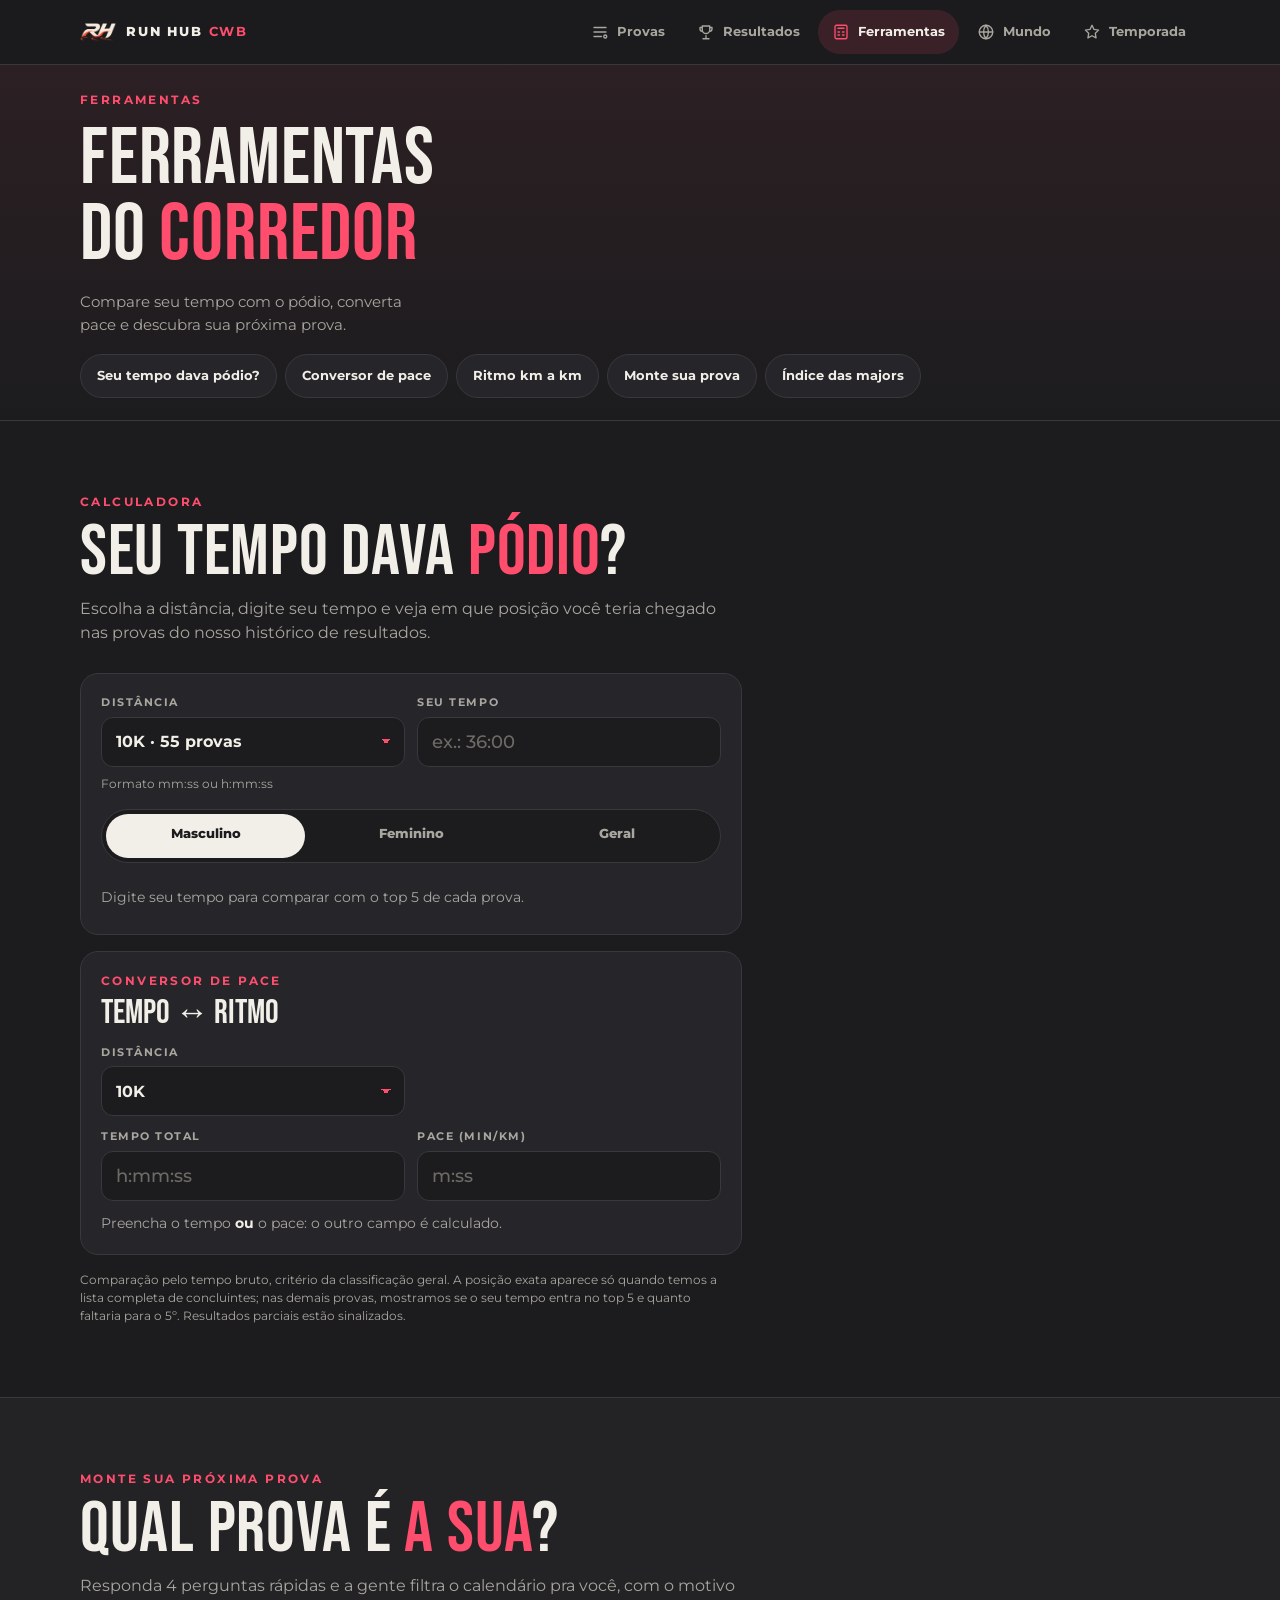
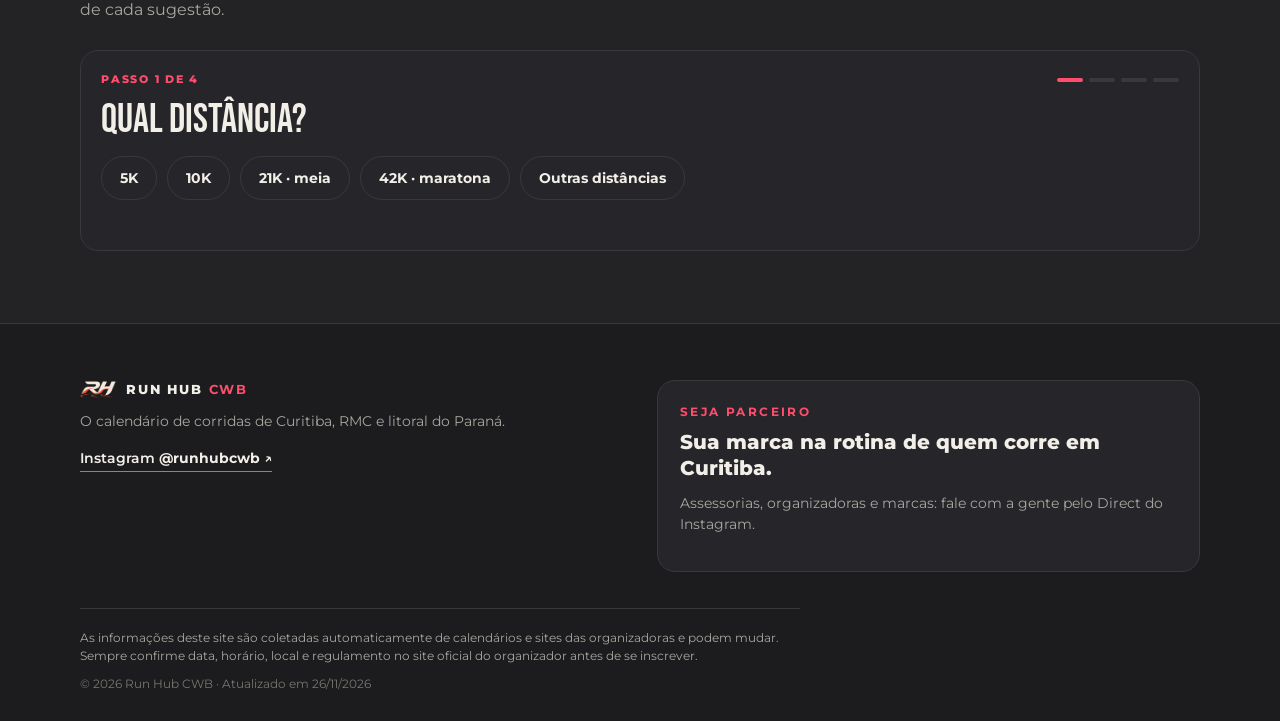
<file: ferramentas.html>
<!doctype html>
<html lang="pt-BR"><head>
<meta charset="utf-8"><meta name="viewport" content="width=device-width,initial-scale=1,viewport-fit=cover">
<title>Ferramentas · Run Hub CWB</title>
<meta name="description" content="Calculadora 'Seu tempo dava pódio?', conversor de pace e 'Monte sua próxima prova' para corridas de Curitiba, RMC e litoral.">
<meta name="theme-color" content="#1C1C1E"><link rel="icon" href="img/favicon.png">
<link rel="preload" href="fonts/BebasNeue-Regular.ttf" as="font" crossorigin><link rel="stylesheet" href="css/style.css">
<script>!function(){var r={calculadora:"ferramentas.html#calculadora",monte:"ferramentas.html#monte",temporada:"temporada.html",podio:"resultados.html#podio"},h=location.hash.slice(1);if(/(^|\/)(index\.html)?$/.test(location.pathname)&&r[h])location.replace(r[h])}();</script>
</head><body data-tab="ferramentas">
<a class="skip" href="#conteudo">Pular para o conteúdo</a>
<header class="nav"><div class="wrap nav-in">
  <a class="brand" href="index.html"><img src="img/rh_logo.png" alt="" width="40" height="40"><span>RUN HUB <b>CWB</b></span></a>
  <nav class="hlinks" aria-label="Principal"><a class="hl" href="index.html"><svg viewBox="0 0 24 24" aria-hidden="true"><path d="M4 6h16M4 12h16M4 18h10"/><circle cx="19" cy="18" r="2"/></svg><span>Provas</span></a><a class="hl" href="resultados.html"><svg viewBox="0 0 24 24" aria-hidden="true"><path d="M8 21h8M12 17v4M7 4h10v5a5 5 0 0 1-10 0V4Z"/><path d="M17 6h3v2a3 3 0 0 1-3 3M7 6H4v2a3 3 0 0 0 3 3"/></svg><span>Resultados</span></a><a class="hl" href="ferramentas.html" aria-current=page><svg viewBox="0 0 24 24" aria-hidden="true"><rect x="4" y="3" width="16" height="18" rx="2"/><path d="M8 7h8M8 12h2M14 12h2M8 16h2M14 16h2"/></svg><span>Ferramentas</span></a><a class="hl" href="mundo.html"><svg viewBox="0 0 24 24" aria-hidden="true"><circle cx="12" cy="12" r="9"/><path d="M3 12h18M12 3a14 14 0 0 1 0 18M12 3a14 14 0 0 0 0 18"/></svg><span>Mundo</span></a><a class="hl" href="temporada.html"><svg viewBox="0 0 24 24" aria-hidden="true"><path d="m12 3 2.7 5.6 6.1.9-4.4 4.3 1 6.1L12 17l-5.4 2.9 1-6.1L3.2 9.5l6.1-.9Z"/></svg><span>Temporada</span><b class="badge" id="season-badge" hidden>0</b></a></nav>
</div></header>

<div id="conteudo"><header class="phead"><div class="wrap"><p class="eyebrow">Ferramentas</p><h1>Ferramentas do <em>corredor</em></h1><p class="lead">Compare seu tempo com o pódio, converta pace e descubra sua próxima prova.</p><nav class="jump" aria-label="Nesta página"><a href="#calculadora">Seu tempo dava pódio?</a><a href="#conversor">Conversor de pace</a><a href="ritmo.html">Ritmo km a km</a><a href="#monte">Monte sua prova</a><a href="mundo.html#mu-ind">Índice das majors</a></nav></div></header><main><section class="sec" id="calculadora"><div class="wrap">
  <div class="sec-h"><p class="eyebrow">Calculadora</p><h2>Seu tempo dava <em>pódio</em>?</h2><p class="sub">Escolha a distância, digite seu tempo e veja em que posição você teria chegado nas provas do nosso histórico de resultados.</p></div>
  <div class="calc-grid">
  <form class="panel calc" id="calc" autocomplete="off" onsubmit="return false">
    <div class="frow">
      <label class="fld"><span>Distância</span><select id="c-dist"></select></label>
      <label class="fld"><span>Seu tempo</span><input id="c-time" type="text" inputmode="text" placeholder="ex.: 36:00" aria-describedby="c-hint"></label>
    </div>
    <p class="hint" id="c-hint">Formato mm:ss ou h:mm:ss</p>
    <div class="seg" role="radiogroup" aria-label="Classificação">
      <label><input type="radio" name="c-g" value="M" checked><span>Masculino</span></label>
      <label><input type="radio" name="c-g" value="F"><span>Feminino</span></label>
      <label><input type="radio" name="c-g" value="G"><span>Geral</span></label>
    </div>
    <div id="c-out" class="c-out" aria-live="polite"><p class="c-empty">Digite seu tempo para comparar com o top 5 de cada prova.</p></div>
  </form>
  <span id="conversor"></span><form class="panel conv" id="conv" autocomplete="off" onsubmit="return false">
    <p class="eyebrow">Conversor de pace</p><h3>Tempo ↔ ritmo</h3>
    <div class="frow">
      <label class="fld"><span>Distância</span><select id="v-dist"><option value="5">5K</option><option value="10" selected>10K</option><option value="15">15K</option><option value="21.0975">21K · meia</option><option value="42.195">42K · maratona</option><option value="x">Outra…</option></select></label>
      <label class="fld" id="v-kmw" hidden><span>Km</span><input id="v-km" type="text" inputmode="decimal" placeholder="ex.: 7,5"></label>
    </div>
    <div class="frow">
      <label class="fld"><span>Tempo total</span><input id="v-time" type="text" placeholder="h:mm:ss"></label>
      <label class="fld"><span>Pace (min/km)</span><input id="v-pace" type="text" placeholder="m:ss"></label>
    </div>
    <p class="v-out" id="v-out" aria-live="polite">Preencha o tempo <b>ou</b> o pace: o outro campo é calculado.</p>
  </form>
  </div>
  <p class="cnote">Comparação pelo tempo bruto, critério da classificação geral. A posição exata aparece só quando temos a lista completa de concluintes; nas demais provas, mostramos se o seu tempo entra no top 5 e quanto faltaria para o 5º. Resultados parciais estão sinalizados.</p>
  <div id="share-box" class="share-box" hidden></div>
  <script id="rh-results" type="application/json">[{"id": "correr-e-massa-10k", "nome": "Circuito Correr é Massa Apostou Loterias - Etapa Curitiba", "curto": "Correr é Massa 10K", "data": "22/11", "iso": "2026-11-22", "cidade": "Curitiba", "dist": "10K", "km": 10, "mod": "Geral 10K", "plat": "Cronoserv", "tempo": "bruto", "parcial": true, "fonte": "https://www.cronoserv.com.br/evento/3779?tab=result&race=6032", "top5": {"M": [2266, 2314, 2326, 2464, 2487], "F": [2498, 2506, 2628, 2659, 2712]}, "full": null}, {"id": "correr-e-massa-5k", "nome": "Circuito Correr é Massa Apostou Loterias - Etapa Curitiba", "curto": "Correr é Massa 5K", "data": "22/11", "iso": "2026-11-22", "cidade": "Curitiba", "dist": "5K", "km": 5, "mod": "Geral 5K", "plat": "Cronoserv", "tempo": "bruto", "parcial": true, "fonte": "https://www.cronoserv.com.br/evento/3779?tab=result&race=6034", "top5": {"M": [1150, 1153, 1192, 1199, 1200], "F": [1268, 1366, 1421, 1446, 1449]}, "full": null}, {"id": "condor-paranagua-10k", "nome": "Condor Running - Etapa Paranaguá", "curto": "Condor Paranaguá 10K", "data": "22/11", "iso": "2026-11-22", "cidade": "Paranaguá", "dist": "10K", "km": 10, "mod": "Geral 10K", "plat": "Cronoserv", "tempo": "bruto", "parcial": false, "fonte": "https://www.cronoserv.com.br/evento/3778?tab=result&race=6029", "top5": {"M": [2115, 2215, 2276, 2300, 2443], "F": [2735, 2773, 2854, 2934, 2935]}, "full": null}, {"id": "condor-paranagua-5k", "nome": "Condor Running - Etapa Paranaguá", "curto": "Condor Paranaguá 5K", "data": "22/11", "iso": "2026-11-22", "cidade": "Paranaguá", "dist": "5K", "km": 5, "mod": "Geral 5K", "plat": "Cronoserv", "tempo": "bruto", "parcial": false, "fonte": "https://www.cronoserv.com.br/evento/3778?tab=result&race=6030", "top5": {"M": [1033, 1051, 1057, 1075, 1107], "F": [1264, 1277, 1301, 1316, 1358]}, "full": null}, {"id": "jacomar-10k", "nome": "Corrida e Caminhada Jacomar 60 Anos", "curto": "Jacomar 60 Anos 10K", "data": "22/11", "iso": "2026-11-22", "cidade": "São José dos Pinhais", "dist": "10K", "km": 10, "mod": "Corrida 10K", "plat": "Assessocor", "tempo": "bruto", "parcial": false, "fonte": "https://app.assessocor.online/resultado/261111", "top5": {"M": [1895, 1931, 1967, 1975, 2015], "F": [2207, 2236, 2273, 2458, 2466]}, "full": null}, {"id": "jacomar-5k", "nome": "Corrida e Caminhada Jacomar 60 Anos", "curto": "Jacomar 60 Anos 5K", "data": "22/11", "iso": "2026-11-22", "cidade": "São José dos Pinhais", "dist": "5K", "km": 5, "mod": "Corrida 5K", "plat": "Assessocor", "tempo": "bruto", "parcial": false, "fonte": "https://app.assessocor.online/resultado/261111", "top5": {"M": [933, 942, 954, 958, 980], "F": [1102, 1150, 1207, 1249, 1288]}, "full": null}, {"id": "lua-cheia-8k", "nome": "Corrida da Lua Cheia (174ª edição)", "curto": "Lua Cheia 8K", "data": "21/11", "iso": "2026-11-21", "cidade": "Colombo", "dist": "8K", "km": 8, "mod": "Corrida 8K", "plat": "Assessocor", "tempo": "bruto", "parcial": false, "fonte": "https://app.assessocor.online/resultado/261115", "top5": {"M": [1704, 1791, 1868, 1896, 1917], "F": [2387, 2450, 2522, 2582, 2591]}, "full": null}, {"id": "lua-cheia-4k", "nome": "Corrida da Lua Cheia (174ª edição)", "curto": "Lua Cheia 4K", "data": "21/11", "iso": "2026-11-21", "cidade": "Colombo", "dist": "4K", "km": 4, "mod": "Corrida 4K", "plat": "Assessocor", "tempo": "bruto", "parcial": false, "fonte": "https://app.assessocor.online/resultado/261115", "top5": {"M": [889, 907, 940, 967, 979], "F": [1096, 1138, 1149, 1196, 1204]}, "full": null}, {"id": "procorrer-mizuno-5k", "nome": "Final Circuito Procorrer - Etapa Mizuno", "curto": "Final Procorrer", "data": "21/11", "iso": "2026-11-21", "cidade": "Curitiba", "dist": "5K", "km": 5, "mod": "Mizuno Rua 5K", "plat": "Cronoserv", "tempo": "bruto", "parcial": true, "fonte": "https://www.cronoserv.com.br/evento/3782?tab=result&race=6041", "top5": {"M": [884, 944, 967, 1002, 1003], "F": [1233, 1234, 1263, 1305, 1329]}, "full": null}, {"id": "lucas-rosa-5k", "nome": "Corrida Lucas Rosa", "curto": "Lucas Rosa", "data": "20/11", "iso": "2026-11-20", "cidade": "Araucária", "dist": "5K", "km": 5, "mod": "Corrida 5K", "plat": "Assessocor", "tempo": "bruto", "parcial": false, "fonte": "https://app.assessocor.online/resultado/261112", "top5": {"M": [965, 991, 1013, 1035, 1037], "F": [1260, 1321, 1327, 1328, 1332]}, "full": null}, {"id": "pinhais-gm-10k", "nome": "7ª Corrida Noturna da Guarda Municipal de Pinhais", "curto": "Guarda Municipal de Pinhais", "data": "14/11", "iso": "2026-11-14", "cidade": "Pinhais", "dist": "10K", "km": 10, "mod": "Comunidade 10K", "plat": "Assessocor", "tempo": "bruto", "parcial": false, "fonte": "https://app.assessocor.online/resultado/261108", "top5": {"M": [2190, 2220, 2221, 2261, 2272], "F": [2962, 2971, 3070, 3091, 3143]}, "full": null}, {"id": "pinhais-gm-5k", "nome": "7ª Corrida Noturna da Guarda Municipal de Pinhais", "curto": "Guarda Municipal de Pinhais", "data": "14/11", "iso": "2026-11-14", "cidade": "Pinhais", "dist": "5K", "km": 5, "mod": "Comunidade 5K", "plat": "Assessocor", "tempo": "bruto", "parcial": false, "fonte": "https://app.assessocor.online/resultado/261108", "top5": {"M": [1030, 1041, 1042, 1053, 1064], "F": [1286, 1312, 1343, 1369, 1374]}, "full": null}, {"id": "capela-pmpr-5k", "nome": "1ª Corrida da Capela da PMPR", "curto": "Capela da PMPR", "data": "08/11", "iso": "2026-11-08", "cidade": "Curitiba", "dist": "5K", "km": 5, "mod": "Geral 5K", "plat": "Assessocor", "tempo": "bruto", "parcial": false, "fonte": "https://app.assessocor.online/resultado/261104", "top5": {"M": [1083, 1095, 1118, 1163, 1177], "F": [1302, 1381, 1432, 1434, 1455]}, "full": null}, {"id": "caocorrida-cioc-5k", "nome": "2ª Cãocorrida CIOC", "curto": "Cãocorrida CIOC", "data": "08/11", "iso": "2026-11-08", "cidade": "São José dos Pinhais", "dist": "5K", "km": 5, "mod": "Corrida 5K", "plat": "Assessocor", "tempo": "bruto", "parcial": false, "fonte": "https://app.assessocor.online/resultado/261105", "top5": {"M": [1092, 1114, 1115, 1120, 1148], "F": [1284, 1363, 1366, 1378, 1425]}, "full": null}, {"id": "multirun-10k", "nome": "Corrida MultiRun (Grupo Multilit)", "curto": "MultiRun", "data": "08/11", "iso": "2026-11-08", "cidade": "São José dos Pinhais", "dist": "10K", "km": 10, "mod": "Solo 10K", "plat": "Assessocor", "tempo": "bruto", "parcial": false, "fonte": "https://app.assessocor.online/resultado/261103", "top5": {"M": [2341, 2379, 2491, 2582, 2669], "F": [2966, 3342, 3393, 3419, 3493]}, "full": null}, {"id": "eco-run-campo-largo-10k", "nome": "Circuito Eco Run - Campo Largo", "curto": "Eco Run Campo Largo", "data": "08/11", "iso": "2026-11-08", "cidade": "Campo Largo", "dist": "10K", "km": 10, "mod": "Corrida 10K", "plat": "Ativo", "tempo": "bruto", "parcial": true, "fonte": "https://www.o2corre.com.br/resultado/40326/", "top5": {"M": [2302, 2364, 2403, 2438, 2449], "F": [2933, 3052, 3111, 3130, 3197]}, "full": null}, {"id": "eco-run-campo-largo-5k", "nome": "Circuito Eco Run - Campo Largo", "curto": "Eco Run Campo Largo", "data": "08/11", "iso": "2026-11-08", "cidade": "Campo Largo", "dist": "5K", "km": 5, "mod": "Corrida 5K", "plat": "Ativo", "tempo": "bruto", "parcial": true, "fonte": "https://www.o2corre.com.br/resultado/40326/", "top5": {"M": [1080, 1111, 1120, 1138, 1152], "F": [1229, 1248, 1337, 1356, 1447]}, "full": null}, {"id": "coxa-run-10k", "nome": "Coxa Run 2026", "curto": "Coxa Run", "data": "08/11", "iso": "2026-11-08", "cidade": "Curitiba", "dist": "10K", "km": 10, "mod": "", "plat": "ChipRun", "tempo": "bruto", "parcial": false, "fonte": "https://chiprun.com.br/evento/coxa-run-2026/", "top5": {"M": [1969, 2052, 2079, 2118, 2123], "F": [2224, 2409, 2409, 2479, 2491]}, "full": null}, {"id": "coxa-run-5k", "nome": "Coxa Run 2026", "curto": "Coxa Run", "data": "08/11", "iso": "2026-11-08", "cidade": "Curitiba", "dist": "5K", "km": 5, "mod": "", "plat": "ChipRun", "tempo": "bruto", "parcial": false, "fonte": "https://chiprun.com.br/evento/coxa-run-2026/", "top5": {"M": [996, 1009, 1015, 1044, 1051], "F": [1192, 1248, 1254, 1267, 1292]}, "full": null}, {"id": "arauco-10k", "nome": "Corrida Arauco", "curto": "Arauco", "data": "07/11", "iso": "2026-11-07", "cidade": "Araucária", "dist": "10K", "km": 10, "mod": "Geral 10K", "plat": "ChipRun", "tempo": "bruto", "parcial": false, "fonte": "https://chiprun.com.br/evento/corridas-aent-corrida-arauco/", "top5": {"M": [2125, 2128, 2296, 2353, 2391], "F": [2751, 2756, 2765, 2788, 2820]}, "full": null}, {"id": "arauco-5k", "nome": "Corrida Arauco", "curto": "Arauco", "data": "07/11", "iso": "2026-11-07", "cidade": "Araucária", "dist": "5K", "km": 5, "mod": "Geral 5K", "plat": "ChipRun", "tempo": "bruto", "parcial": false, "fonte": "https://chiprun.com.br/evento/corridas-aent-corrida-arauco/", "top5": {"M": [980, 1053, 1061, 1071, 1073], "F": [1244, 1260, 1267, 1291, 1293]}, "full": null}, {"id": "corrida-do-fogo-10k", "nome": "8ª Corrida do Fogo", "curto": "Corrida do Fogo", "data": "01/11", "iso": "2026-11-01", "cidade": "Curitiba", "dist": "10K", "km": 10, "mod": "Comunidade 10K", "plat": "Assessocor", "tempo": "bruto", "parcial": false, "fonte": "https://app.assessocor.online/resultado/261101", "top5": {"M": [2007, 2104, 2140, 2238, 2248], "F": [2300, 2552, 2624, 2656, 2744]}, "full": null}, {"id": "corrida-do-fogo-5k", "nome": "8ª Corrida do Fogo", "curto": "Corrida do Fogo", "data": "01/11", "iso": "2026-11-01", "cidade": "Curitiba", "dist": "5K", "km": 5, "mod": "Comunidade 5K", "plat": "Assessocor", "tempo": "bruto", "parcial": false, "fonte": "https://app.assessocor.online/resultado/261101", "top5": {"M": [994, 1038, 1077, 1093, 1102], "F": [1206, 1271, 1289, 1325, 1329]}, "full": null}, {"id": "bope-10k", "nome": "5ª Corrida do BOPE", "curto": "BOPE", "data": "01/11", "iso": "2026-11-01", "cidade": "São José dos Pinhais", "dist": "10K", "km": 10, "mod": "Geral 10K", "plat": "Cronoserv", "tempo": "bruto", "parcial": false, "fonte": "https://www.cronoserv.com.br/evento/3753?tab=result&race=5937", "top5": {"M": [1963, 2009, 2013, 2073, 2088], "F": [2402, 2431, 2528, 2622, 2661]}, "full": null}, {"id": "bope-5k", "nome": "5ª Corrida do BOPE", "curto": "BOPE", "data": "01/11", "iso": "2026-11-01", "cidade": "São José dos Pinhais", "dist": "5K", "km": 5, "mod": "Geral 5K", "plat": "Cronoserv", "tempo": "bruto", "parcial": false, "fonte": "https://www.cronoserv.com.br/evento/3753?tab=result&race=5939", "top5": {"M": [925, 943, 984, 1026, 1041], "F": [1110, 1143, 1175, 1221, 1240]}, "full": null}, {"id": "circuito-curitiba-4-10k", "nome": "Circuito Curitiba de Corridas de Rua 2026 - 4ª Etapa", "curto": "Circuito Curitiba 4ª", "data": "01/11", "iso": "2026-11-01", "cidade": "Curitiba", "dist": "10K", "km": 10, "mod": "", "plat": "ChipRun", "tempo": "bruto", "parcial": false, "fonte": "https://chiprun.com.br/evento/circuito-curitiba-de-corridas-de-rua-2026-etapa-4/", "top5": {"M": [2210, 2316, 2335, 2358, 2366], "F": [2853, 2892, 2942, 2949, 2970]}, "full": null}, {"id": "circuito-curitiba-4-5k", "nome": "Circuito Curitiba de Corridas de Rua 2026 - 4ª Etapa", "curto": "Circuito Curitiba 4ª", "data": "01/11", "iso": "2026-11-01", "cidade": "Curitiba", "dist": "5K", "km": 5, "mod": "", "plat": "ChipRun", "tempo": "bruto", "parcial": false, "fonte": "https://chiprun.com.br/evento/circuito-curitiba-de-corridas-de-rua-2026-etapa-4/", "top5": {"M": [1149, 1160, 1205, 1237, 1240], "F": [1451, 1454, 1488, 1508, 1560]}, "full": null}, {"id": "lupo-corre-curitiba-10k", "nome": "Lupo Sport Corre Curitiba 2026", "curto": "Lupo Corre Curitiba", "data": "01/11", "iso": "2026-11-01", "cidade": "Curitiba", "dist": "10K", "km": 10, "mod": "", "plat": "ChipRun", "tempo": "bruto", "parcial": true, "fonte": "https://chiprun.com.br/tempo-real/lupo-sport-corre-curitiba/", "top5": {"M": [2063, 2093, 2176, 2177, 2231], "F": [2563, 2733, 2738, 2814, 2834]}, "full": null}, {"id": "lupo-corre-curitiba-5k", "nome": "Lupo Sport Corre Curitiba 2026", "curto": "Lupo Corre Curitiba", "data": "01/11", "iso": "2026-11-01", "cidade": "Curitiba", "dist": "5K", "km": 5, "mod": "", "plat": "ChipRun", "tempo": "bruto", "parcial": true, "fonte": "https://chiprun.com.br/tempo-real/lupo-sport-corre-curitiba/", "top5": {"M": [982, 993, 1037, 1082, 1097], "F": [1138, 1187, 1309, 1355, 1367]}, "full": null}, {"id": "km1-sjp-5k", "nome": "Corrida Km1 - Etapa São José dos Pinhais", "curto": "Km1 SJP", "data": "01/11", "iso": "2026-11-01", "cidade": "São José dos Pinhais", "dist": "5K", "km": 5, "mod": "Geral 5K", "plat": "Cronoserv", "tempo": "bruto", "parcial": false, "fonte": "https://www.cronoserv.com.br/evento/3757?tab=result&race=5951", "top5": {"M": [1058, 1123, 1128, 1139, 1152], "F": [1307, 1320, 1352, 1441, 1468]}, "full": null}, {"id": "mae-do-rocio-5k", "nome": "Corrida e Caminhada com a Mãe do Rocio", "curto": "Mãe do Rocio", "data": "01/11", "iso": "2026-11-01", "cidade": "Paranaguá", "dist": "5K", "km": 5, "mod": "", "plat": "ChipRun", "tempo": "bruto", "parcial": false, "fonte": "https://chiprun.com.br/evento/corrida-e-caminhada-com-a-mae-do-rocio-padroeira-do-parana/", "top5": {"M": [982, 994, 1025, 1034, 1035], "F": [1209, 1263, 1276, 1300, 1319]}, "full": null}, {"id": "night-run-pinhais-10k", "nome": "Santander Night Run Curitiba 2026", "curto": "Night Run", "data": "31/10", "iso": "2026-10-31", "cidade": "Pinhais", "dist": "10K", "km": 10, "mod": "Corrida 10K", "plat": "Ativo", "tempo": "bruto", "parcial": true, "fonte": "https://www.o2corre.com.br/resultado/40107/", "top5": {"M": [2238, 2325, 2344, 2394, 2485], "F": [2706, 2750, 2861, 2869, 2884]}, "full": null}, {"id": "night-run-pinhais-5k", "nome": "Santander Night Run Curitiba 2026", "curto": "Night Run", "data": "31/10", "iso": "2026-10-31", "cidade": "Pinhais", "dist": "5K", "km": 5, "mod": "Corrida 5K", "plat": "Ativo", "tempo": "bruto", "parcial": true, "fonte": "https://www.o2corre.com.br/resultado/40107/", "top5": {"M": [1027, 1080, 1104, 1130, 1137], "F": [1224, 1361, 1372, 1373, 1395]}, "full": null}, {"id": "gma-araucaria-10k", "nome": "7ª Corrida Noturna da Guarda Municipal de Araucária", "curto": "Noturna GMA Araucária", "data": "30/10", "iso": "2026-10-30", "cidade": "Araucária", "dist": "10K", "km": 10, "mod": "Comunidade 10K", "plat": "Assessocor", "tempo": "bruto", "parcial": false, "fonte": "https://app.assessocor.online/resultado/261012", "top5": {"M": [1989, 2018, 2084, 2199, 2219], "F": [2618, 2635, 2744, 2750, 2759]}, "full": null}, {"id": "gma-araucaria-5k", "nome": "7ª Corrida Noturna da Guarda Municipal de Araucária", "curto": "Noturna GMA Araucária", "data": "30/10", "iso": "2026-10-30", "cidade": "Araucária", "dist": "5K", "km": 5, "mod": "Comunidade 5K", "plat": "Assessocor", "tempo": "bruto", "parcial": false, "fonte": "https://app.assessocor.online/resultado/261012", "top5": {"M": [988, 1025, 1040, 1070, 1080], "F": [1231, 1232, 1257, 1333, 1352]}, "full": null}, {"id": "graciosa-21k", "nome": "Half Marathon Serra da Graciosa 2026", "curto": "Serra da Graciosa", "data": "24/10", "iso": "2026-10-24", "cidade": "Quatro Barras", "dist": "21K", "km": 21, "mod": "", "plat": "Assessocor", "tempo": "bruto", "parcial": false, "fonte": "https://app.assessocor.online/resultado/261009", "top5": {"M": [5537, 5672, 5998, 6106, 6110], "F": [5867, 7205, 7508, 8130, 8247]}, "full": null}, {"id": "graciosa-10k", "nome": "Half Marathon Serra da Graciosa 2026", "curto": "Serra da Graciosa", "data": "24/10", "iso": "2026-10-24", "cidade": "Quatro Barras", "dist": "10K", "km": 10, "mod": "", "plat": "Assessocor", "tempo": "bruto", "parcial": false, "fonte": "https://app.assessocor.online/resultado/261009", "top5": {"M": [2584, 2585, 2620, 2780, 2787], "F": [3372, 3373, 3606, 3700, 3703]}, "full": null}, {"id": "graciosa-5k", "nome": "Half Marathon Serra da Graciosa 2026", "curto": "Serra da Graciosa", "data": "24/10", "iso": "2026-10-24", "cidade": "Quatro Barras", "dist": "5K", "km": 5, "mod": "", "plat": "Assessocor", "tempo": "bruto", "parcial": false, "fonte": "https://app.assessocor.online/resultado/261009", "top5": {"M": [1358, 1365, 1406, 1601, 1622], "F": [1498, 1888, 1948, 2012, 2055]}, "full": null}, {"id": "outubro-rosa-piraquara-5k", "nome": "Outubro Rosa Night Run", "curto": "Outubro Rosa Piraquara", "data": "24/10", "iso": "2026-10-24", "cidade": "Piraquara", "dist": "5K", "km": 5, "mod": "", "plat": "Assessocor", "tempo": "bruto", "parcial": false, "fonte": "https://app.assessocor.online/resultado/261011", "top5": {"M": [1090, 1135, 1147, 1151, 1175], "F": [1303, 1316, 1360, 1417, 1418]}, "full": null}, {"id": "cuide-se-5k", "nome": "10ª Corrida Cuide-se Agora, Cuide-se Sempre", "curto": "Cuide-se", "data": "18/10", "iso": "2026-10-18", "cidade": "São José dos Pinhais", "dist": "5K", "km": 5, "mod": "", "plat": "Assessocor", "tempo": "bruto", "parcial": false, "fonte": "https://app.assessocor.online/resultado/261021", "top5": {"M": [1001, 1005, 1019, 1036, 1068], "F": [1203, 1320, 1328, 1340, 1348]}, "full": null}, {"id": "triathlon-primavera-corrida-5k", "nome": "21º Circuito Triathlon Primavera", "curto": "Triathlon Primavera", "data": "18/10", "iso": "2026-10-18", "cidade": "Matinhos", "dist": "5K", "km": 5, "mod": "Corrida 5K (etapa do triathlon)", "plat": "ChipRun", "tempo": "bruto", "parcial": false, "fonte": "https://chiprun.com.br/evento/21o-circuito-triathlon-primavera-2026/", "top5": {"M": [1005, 1018, 1050, 1058, 1062], "F": [1279, 1299, 1367, 1381, 1399]}, "full": {"M": [1005, 1018, 1050, 1058, 1062, 1106, 1140, 1148, 1164, 1172, 1207, 1217, 1227, 1284, 1359, 1396, 1431, 1439, 1441, 1484, 1492, 1522, 1683, 1725, 1757, 1925, 2140, 2174, 2604], "F": [1279, 1299, 1367, 1381, 1399, 1551, 1553, 1566, 1627, 1639, 1659, 1681, 1695, 1702, 1706, 1720, 1758, 1779, 1876, 1913, 1930, 2034, 2057, 2143, 2253, 2336, 2341, 2531, 2604]}}, {"id": "santos-dumont-10k", "nome": "V Corrida Santos Dumont", "curto": "Santos Dumont", "data": "16/10", "iso": "2026-10-16", "cidade": "Curitiba", "dist": "10K", "km": 10, "mod": "", "plat": "ChipRun", "tempo": "bruto", "parcial": false, "fonte": "https://chiprun.com.br/evento/v-corrida-santos-dumont-cindacta-ii-2026/", "top5": {"M": [1869, 1927, 1984, 1994, 2134], "F": [2531, 2585, 2611, 2629, 2642]}, "full": null}, {"id": "santos-dumont-5k", "nome": "V Corrida Santos Dumont", "curto": "Santos Dumont", "data": "16/10", "iso": "2026-10-16", "cidade": "Curitiba", "dist": "5K", "km": 5, "mod": "", "plat": "ChipRun", "tempo": "bruto", "parcial": false, "fonte": "https://chiprun.com.br/evento/v-corrida-santos-dumont-cindacta-ii-2026/", "top5": {"M": [954, 961, 988, 1033, 1035], "F": [1085, 1104, 1215, 1228, 1252]}, "full": null}, {"id": "infantaria-10k", "nome": "20 Runners · Corrida da Infantaria", "curto": "Corrida da Infantaria", "data": "11/10", "iso": "2026-10-11", "cidade": "Curitiba", "dist": "10K", "km": 10, "mod": "10K geral (sem a categoria militar)", "plat": "ChipRun", "tempo": "bruto", "parcial": false, "fonte": "https://chiprun.com.br/evento/20-runners-corrida-da-infantaria/", "top5": {"M": [1987, 1995, 2303, 2309, 2328], "F": [2451, 2514, 2721, 2898, 2974]}, "full": null}, {"id": "infantaria-5k", "nome": "20 Runners · Corrida da Infantaria", "curto": "Corrida da Infantaria", "data": "11/10", "iso": "2026-10-11", "cidade": "Curitiba", "dist": "5K", "km": 5, "mod": "", "plat": "ChipRun", "tempo": "bruto", "parcial": false, "fonte": "https://chiprun.com.br/evento/20-runners-corrida-da-infantaria/", "top5": {"M": [1003, 1014, 1022, 1111, 1158], "F": [1151, 1291, 1293, 1327, 1443]}, "full": null}, {"id": "legislativo-araucaria-5k", "nome": "Corrida do Legislativo · Araucária", "curto": "Legislativo Araucária", "data": "11/10", "iso": "2026-10-11", "cidade": "Araucária", "dist": "5K", "km": 5, "mod": "", "plat": "Assessocor", "tempo": "bruto", "parcial": false, "fonte": "https://app.assessocor.online/resultado/260310", "top5": {"M": [951, 985, 1036, 1069, 1073], "F": [1182, 1185, 1205, 1216, 1276]}, "full": null}, {"id": "rbs-run-21k", "nome": "RBS Run · Meia Maratona de Rio Branco do Sul", "curto": "RBS Run", "data": "11/10", "iso": "2026-10-11", "cidade": "Rio Branco do Sul", "dist": "21K", "km": 21, "mod": "", "plat": "ChipRun", "tempo": "bruto", "parcial": false, "fonte": "https://chiprun.com.br/evento/rbs-run-meia-maratona-de-rio-branco-do-sul-2026/", "top5": {"M": [4522, 4862, 4909, 4952, 4975], "F": [5984, 6243, 6421, 6459, 6501]}, "full": null}, {"id": "outubro-rosa-paranagua-10k", "nome": "1ª Corrida e Caminhada Outubro Rosa · Instituto Peito Aberto", "curto": "Outubro Rosa Paranaguá", "data": "03/10", "iso": "2026-10-03", "cidade": "Paranaguá", "dist": "10K", "km": 10, "mod": "", "plat": "ChipRun", "tempo": "bruto", "parcial": false, "fonte": "https://chiprun.com.br/evento/1a-corrida-e-caminhada-outubro-rosa-instituto-peito-aberto/", "top5": {"M": [2142, 2164, 2166, 2269, 2307], "F": [2656, 2722, 2749, 2771, 2790]}, "full": null}, {"id": "outubro-rosa-paranagua-5k", "nome": "1ª Corrida e Caminhada Outubro Rosa · Instituto Peito Aberto", "curto": "Outubro Rosa Paranaguá", "data": "03/10", "iso": "2026-10-03", "cidade": "Paranaguá", "dist": "5K", "km": 5, "mod": "", "plat": "ChipRun", "tempo": "bruto", "parcial": false, "fonte": "https://chiprun.com.br/evento/1a-corrida-e-caminhada-outubro-rosa-instituto-peito-aberto/", "top5": {"M": [1019, 1027, 1066, 1088, 1118], "F": [1212, 1237, 1303, 1344, 1357]}, "full": null}, {"id": "2a-unirun-farmacias-unipreco-10k", "nome": "2ª Unirun Farmácias Unipreço", "curto": "Unirun Unipreço", "data": "27/09", "iso": "2026-09-27", "cidade": "Curitiba", "dist": "10K", "km": 10, "mod": "", "plat": "ChipRun", "tempo": "bruto", "parcial": false, "fonte": "https://chiprun.com.br/evento/2a-unirun-farmacias-unipreco/", "top5": {"M": [2056, 2061, 2185, 2202, 2203], "F": [2549, 2567, 2699, 2753, 2767]}, "full": null}, {"id": "xix-corrida-da-policia-civil-do-parana-10k", "nome": "XIX Corrida da Polícia Civil do Paraná", "curto": "Polícia Civil do Paraná", "data": "27/09", "iso": "2026-09-27", "cidade": "Curitiba", "dist": "10K", "km": 10, "mod": "", "plat": "ChipRun", "tempo": "bruto", "parcial": false, "fonte": "https://chiprun.com.br/evento/xix-corrida-da-policia-civil-do-parana-2026/", "top5": {"M": [2011, 2028, 2060, 2178, 2268], "F": [2596, 2714, 2714, 2770, 2771]}, "full": null}, {"id": "2a-unirun-farmacias-unipreco-5k", "nome": "2ª Unirun Farmácias Unipreço", "curto": "Unirun Unipreço", "data": "27/09", "iso": "2026-09-27", "cidade": "Curitiba", "dist": "5K", "km": 5, "mod": "", "plat": "ChipRun", "tempo": "bruto", "parcial": false, "fonte": "https://chiprun.com.br/evento/2a-unirun-farmacias-unipreco/", "top5": {"M": [1001, 1020, 1054, 1068, 1072], "F": [1220, 1271, 1275, 1289, 1294]}, "full": null}, {"id": "xix-corrida-da-policia-civil-do-parana-5k", "nome": "XIX Corrida da Polícia Civil do Paraná", "curto": "Polícia Civil do Paraná", "data": "27/09", "iso": "2026-09-27", "cidade": "Curitiba", "dist": "5K", "km": 5, "mod": "", "plat": "ChipRun", "tempo": "bruto", "parcial": false, "fonte": "https://chiprun.com.br/evento/xix-corrida-da-policia-civil-do-parana-2026/", "top5": {"M": [959, 1064, 1089, 1123, 1153], "F": [1209, 1253, 1262, 1300, 1309]}, "full": null}, {"id": "10a-corrida-e-caminhada-contra-o-cancer--10k", "nome": "10ª Corrida e Caminhada contra o Câncer de Paranaguá", "curto": "Contra o Câncer", "data": "20/09", "iso": "2026-09-20", "cidade": "Paranaguá", "dist": "10K", "km": 10, "mod": "", "plat": "ChipRun", "tempo": "bruto", "parcial": false, "fonte": "https://chiprun.com.br/evento/10a-corrida-e-caminhada-contra-o-cancer-de-paranagua/", "top5": {"M": [2199, 2345, 2354, 2406, 2466], "F": [2445, 2456, 2701, 2826, 2875]}, "full": null}, {"id": "circuito-curitiba-de-corridas-de-rua-202-10k", "nome": "Circuito Curitiba de Corridas de Rua – Etapa 3", "curto": "Circuito Curitiba – Etapa 3", "data": "20/09", "iso": "2026-09-20", "cidade": "Curitiba", "dist": "10K", "km": 10, "mod": "", "plat": "ChipRun", "tempo": "bruto", "parcial": false, "fonte": "https://chiprun.com.br/evento/circuito-curitiba-de-corridas-de-rua-2026-etapa-2-2/", "top5": {"M": [2097, 2223, 2235, 2258, 2280], "F": [2715, 2738, 2756, 2759, 2833]}, "full": null}, {"id": "corrida-animal-2a-edicao-10k", "nome": "Corrida Animal - 2ª Edição", "curto": "Corrida Animal", "data": "20/09", "iso": "2026-09-20", "cidade": "Campo Largo", "dist": "10K", "km": 10, "mod": "", "plat": "Assessocor", "tempo": "bruto", "parcial": false, "fonte": "https://app.assessocor.online/resultado/260911", "top5": {"M": [2430, 2573, 2597, 2618, 2731], "F": [3027, 3065, 3120, 3154, 3201]}, "full": null}, {"id": "corrida-associacao-volvo-10k", "nome": "Corrida Associação Volvo", "curto": "Corrida Associação Volvo", "data": "20/09", "iso": "2026-09-20", "cidade": "Curitiba", "dist": "10K", "km": 10, "mod": "", "plat": "Assessocor", "tempo": "bruto", "parcial": false, "fonte": "https://app.assessocor.online/resultado/260920", "top5": {"M": [2089, 2328, 2387, 2400, 2508], "F": [2590, 2876, 3199, 3200, 3316]}, "full": null}, {"id": "10a-corrida-e-caminhada-contra-o-cancer--5k", "nome": "10ª Corrida e Caminhada contra o Câncer de Paranaguá", "curto": "Contra o Câncer", "data": "20/09", "iso": "2026-09-20", "cidade": "Paranaguá", "dist": "5K", "km": 5, "mod": "", "plat": "ChipRun", "tempo": "bruto", "parcial": false, "fonte": "https://chiprun.com.br/evento/10a-corrida-e-caminhada-contra-o-cancer-de-paranagua/", "top5": {"M": [1017, 1045, 1056, 1058, 1083], "F": [1310, 1368, 1390, 1406, 1419]}, "full": null}, {"id": "circuito-curitiba-de-corridas-de-rua-202-5k", "nome": "Circuito Curitiba de Corridas de Rua – Etapa 3", "curto": "Circuito Curitiba – Etapa 3", "data": "20/09", "iso": "2026-09-20", "cidade": "Curitiba", "dist": "5K", "km": 5, "mod": "", "plat": "ChipRun", "tempo": "bruto", "parcial": false, "fonte": "https://chiprun.com.br/evento/circuito-curitiba-de-corridas-de-rua-2026-etapa-2-2/", "top5": {"M": [974, 995, 1026, 1039, 1041], "F": [1227, 1296, 1321, 1424, 1440]}, "full": null}, {"id": "corrida-animal-2a-edicao-5k", "nome": "Corrida Animal - 2ª Edição", "curto": "Corrida Animal", "data": "20/09", "iso": "2026-09-20", "cidade": "Campo Largo", "dist": "5K", "km": 5, "mod": "", "plat": "Assessocor", "tempo": "bruto", "parcial": false, "fonte": "https://app.assessocor.online/resultado/260911", "top5": {"M": [986, 1053, 1067, 1070, 1079], "F": [1209, 1255, 1258, 1279, 1310]}, "full": null}, {"id": "corrida-associacao-volvo-5k", "nome": "Corrida Associação Volvo", "curto": "Corrida Associação Volvo", "data": "20/09", "iso": "2026-09-20", "cidade": "Curitiba", "dist": "5K", "km": 5, "mod": "", "plat": "Assessocor", "tempo": "bruto", "parcial": false, "fonte": "https://app.assessocor.online/resultado/260920", "top5": {"M": [1139, 1235, 1273, 1289, 1313], "F": [1401, 1423, 1440, 1466, 1486]}, "full": null}, {"id": "1a-corrida-e-caminhada-sindaruc-bmai-5k", "nome": "1ª Corrida e Caminhada Sindaruc BMAI", "curto": "Sindaruc BMAI", "data": "19/09", "iso": "2026-09-19", "cidade": "Curitiba", "dist": "5K", "km": 5, "mod": "", "plat": "Assessocor", "tempo": "bruto", "parcial": false, "fonte": "https://app.assessocor.online/resultado/260909", "top5": {"M": [904, 909, 942, 945, 996], "F": [1152, 1185, 1208, 1220, 1246]}, "full": null}, {"id": "corrida-de-rua-natureza-edicao-paranagua-10k", "nome": "Corrida de Rua Natureza - Edição Paranaguá", "curto": "Corrida de Rua Natureza", "data": "13/09", "iso": "2026-09-13", "cidade": "Paranaguá", "dist": "10K", "km": 10, "mod": "", "plat": "Assessocor", "tempo": "bruto", "parcial": false, "fonte": "https://app.assessocor.online/resultado/260908", "top5": {"M": [2114, 2134, 2155, 2184, 2219], "F": [2541, 2551, 2624, 2727, 2734]}, "full": null}, {"id": "2a-corrida-solidaria-da-padroeira-n-sra--5k", "nome": "2ª Corrida Solidária da Padroeira N. Sra. das Dores", "curto": "Padroeira Araucária", "data": "13/09", "iso": "2026-09-13", "cidade": "Araucária", "dist": "5K", "km": 5, "mod": "", "plat": "Assessocor", "tempo": "bruto", "parcial": false, "fonte": "https://app.assessocor.online/resultado/260907", "top5": {"M": [948, 995, 1059, 1066, 1077], "F": [1207, 1214, 1269, 1294, 1307]}, "full": null}, {"id": "corrida-de-rua-natureza-edicao-paranagua-5k", "nome": "Corrida de Rua Natureza - Edição Paranaguá", "curto": "Corrida de Rua Natureza", "data": "13/09", "iso": "2026-09-13", "cidade": "Paranaguá", "dist": "5K", "km": 5, "mod": "", "plat": "Assessocor", "tempo": "bruto", "parcial": false, "fonte": "https://app.assessocor.online/resultado/260908", "top5": {"M": [1006, 1009, 1030, 1037, 1052], "F": [1266, 1380, 1419, 1419, 1420]}, "full": null}, {"id": "corrida-pela-agua-5k", "nome": "Corrida pela Água", "curto": "Corrida pela Água", "data": "13/09", "iso": "2026-09-13", "cidade": "São José dos Pinhais", "dist": "5K", "km": 5, "mod": "", "plat": "Assessocor", "tempo": "bruto", "parcial": false, "fonte": "https://app.assessocor.online/resultado/260905", "top5": {"M": [949, 950, 991, 1018, 1059], "F": [1150, 1212, 1248, 1319, 1336]}, "full": null}, {"id": "3a-corrida-alcance-run-5k", "nome": "3ª Corrida Alcance Run", "curto": "Corrida Alcance Run", "data": "08/09", "iso": "2026-09-08", "cidade": "Curitiba", "dist": "5K", "km": 5, "mod": "", "plat": "Assessocor", "tempo": "bruto", "parcial": false, "fonte": "https://app.assessocor.online/resultado/260903", "top5": {"M": [1016, 1075, 1077, 1086, 1090], "F": [1140, 1230, 1272, 1370, 1380]}, "full": null}, {"id": "meia-maratona-de-guaratuba-21k", "nome": "Meia Maratona de Guaratuba", "curto": "Meia de Guaratuba", "data": "06/09", "iso": "2026-09-06", "cidade": "Guaratuba", "dist": "21K", "km": 21, "mod": "", "plat": "ChipRun", "tempo": "bruto", "parcial": false, "fonte": "https://chiprun.com.br/evento/meia-maratona-de-guaratuba-2026/", "top5": {"M": [4491, 4660, 4679, 4691, 4701], "F": [5426, 5625, 5641, 5702, 5741]}, "full": null}, {"id": "meia-maratona-de-guaratuba-10k", "nome": "Meia Maratona de Guaratuba", "curto": "Meia de Guaratuba", "data": "06/09", "iso": "2026-09-06", "cidade": "Guaratuba", "dist": "10K", "km": 10, "mod": "", "plat": "ChipRun", "tempo": "bruto", "parcial": false, "fonte": "https://chiprun.com.br/evento/meia-maratona-de-guaratuba-2026/", "top5": {"M": [1969, 2133, 2148, 2182, 2257], "F": [2398, 2435, 2586, 2638, 2663]}, "full": null}, {"id": "meia-maratona-de-guaratuba-5k", "nome": "Meia Maratona de Guaratuba", "curto": "Meia de Guaratuba", "data": "06/09", "iso": "2026-09-06", "cidade": "Guaratuba", "dist": "5K", "km": 5, "mod": "", "plat": "ChipRun", "tempo": "bruto", "parcial": false, "fonte": "https://chiprun.com.br/evento/meia-maratona-de-guaratuba-2026/", "top5": {"M": [1011, 1056, 1075, 1093, 1104], "F": [1199, 1332, 1337, 1365, 1432]}, "full": null}, {"id": "corrida-agosto-lilas-itaperucu-10k", "nome": "Corrida Agosto Lilás - Itaperuçu", "curto": "Corrida Agosto Lilás", "data": "30/08", "iso": "2026-08-30", "cidade": "Itaperuçu", "dist": "10K", "km": 10, "mod": "", "plat": "Assessocor", "tempo": "bruto", "parcial": false, "fonte": "https://app.assessocor.online/resultado/260813", "top5": {"M": [2100, 2267, 2309, 2346, 2357], "F": [2918, 2990, 3013, 3039, 3127]}, "full": null}, {"id": "tech-run-curitiba-10k", "nome": "Tech Run Curitiba", "curto": "Tech Run Curitiba", "data": "30/08", "iso": "2026-08-30", "cidade": "Curitiba", "dist": "10K", "km": 10, "mod": "", "plat": "ChipRun", "tempo": "bruto", "parcial": false, "fonte": "https://chiprun.com.br/evento/tech-run-curitiba-2026/", "top5": {"M": [2124, 2207, 2269, 2370, 2378], "F": [2662, 2803, 2819, 2945, 2976]}, "full": null}, {"id": "1o-corrida-e-caminhada-beneficente-apae--5k", "nome": "1ª Corrida Beneficente APAE de Matinhos e IFPR", "curto": "APAE Matinhos", "data": "30/08", "iso": "2026-08-30", "cidade": "Matinhos", "dist": "5K", "km": 5, "mod": "", "plat": "Assessocor", "tempo": "bruto", "parcial": false, "fonte": "https://app.assessocor.online/resultado/260816", "top5": {"M": [1033, 1040, 1059, 1098, 1137], "F": [1320, 1404, 1450, 1464, 1472]}, "full": null}, {"id": "corrida-agosto-lilas-itaperucu-5k", "nome": "Corrida Agosto Lilás - Itaperuçu", "curto": "Corrida Agosto Lilás", "data": "30/08", "iso": "2026-08-30", "cidade": "Itaperuçu", "dist": "5K", "km": 5, "mod": "", "plat": "Assessocor", "tempo": "bruto", "parcial": false, "fonte": "https://app.assessocor.online/resultado/260813", "top5": {"M": [1148, 1220, 1228, 1228, 1320], "F": [1361, 1389, 1472, 1490, 1557]}, "full": null}, {"id": "tech-run-curitiba-5k", "nome": "Tech Run Curitiba", "curto": "Tech Run Curitiba", "data": "30/08", "iso": "2026-08-30", "cidade": "Curitiba", "dist": "5K", "km": 5, "mod": "", "plat": "ChipRun", "tempo": "bruto", "parcial": false, "fonte": "https://chiprun.com.br/evento/tech-run-curitiba-2026/", "top5": {"M": [1126, 1130, 1134, 1138, 1202], "F": [1226, 1256, 1325, 1366, 1408]}, "full": null}, {"id": "1a-corrida-noturna-do-transito-araucaria-5k", "nome": "1ª Corrida Noturna do Trânsito - Araucária", "curto": "Noturna do Trânsito", "data": "29/08", "iso": "2026-08-29", "cidade": "Araucária", "dist": "5K", "km": 5, "mod": "", "plat": "Assessocor", "tempo": "bruto", "parcial": false, "fonte": "https://app.assessocor.online/resultado/260815", "top5": {"M": [1054, 1068, 1096, 1100, 1113], "F": [1302, 1304, 1379, 1388, 1406]}, "full": null}, {"id": "corrida-do-bem-rotary-club-5k", "nome": "Corrida do Bem - Rotary Club", "curto": "Corrida do Bem Rotary", "data": "29/08", "iso": "2026-08-29", "cidade": "Fazenda Rio Grande", "dist": "5K", "km": 5, "mod": "", "plat": "Assessocor", "tempo": "bruto", "parcial": false, "fonte": "https://app.assessocor.online/resultado/260814", "top5": {"M": [1069, 1073, 1109, 1135, 1150], "F": [1358, 1388, 1400, 1419, 1468]}, "full": null}, {"id": "28a-corrida-pedestre-pmpr-coronel-sarmen-10k", "nome": "28ª Corrida Pedestre PMPR – Coronel Sarmento", "curto": "Corrida PMPR", "data": "23/08", "iso": "2026-08-23", "cidade": "Curitiba", "dist": "10K", "km": 10, "mod": "", "plat": "ChipRun", "tempo": "bruto", "parcial": false, "fonte": "https://chiprun.com.br/evento/28a-corrida-pedestre-pmpr-coronel-sarmento/", "top5": {"M": [1894, 1914, 1932, 1966, 2021], "F": [2274, 2515, 2557, 2598, 2605]}, "full": null}, {"id": "corrida-do-forte-10k", "nome": "Corrida do Forte", "curto": "Corrida do Forte", "data": "23/08", "iso": "2026-08-23", "cidade": "Curitiba", "dist": "10K", "km": 10, "mod": "", "plat": "ChipRun", "tempo": "bruto", "parcial": false, "fonte": "https://chiprun.com.br/evento/corrida-do-forte-2026/", "top5": {"M": [2127, 2195, 2200, 2239, 2296], "F": [2690, 2690, 2848, 2854, 2878]}, "full": null}, {"id": "28a-corrida-pedestre-pmpr-coronel-sarmen-5k", "nome": "28ª Corrida Pedestre PMPR – Coronel Sarmento", "curto": "Corrida PMPR", "data": "23/08", "iso": "2026-08-23", "cidade": "Curitiba", "dist": "5K", "km": 5, "mod": "", "plat": "ChipRun", "tempo": "bruto", "parcial": false, "fonte": "https://chiprun.com.br/evento/28a-corrida-pedestre-pmpr-coronel-sarmento/", "top5": {"M": [988, 1002, 1025, 1028, 1039], "F": [1120, 1149, 1285, 1285, 1289]}, "full": null}, {"id": "alta-run-26-corrida-de-rua-3a-edicao-5k", "nome": "Alta Run 26", "curto": "Alta Run", "data": "23/08", "iso": "2026-08-23", "cidade": "Quatro Barras", "dist": "5K", "km": 5, "mod": "", "plat": "Assessocor", "tempo": "bruto", "parcial": false, "fonte": "https://app.assessocor.online/resultado/260808", "top5": {"M": [1134, 1232, 1255, 1264, 1429], "F": [1427, 1537, 1556, 1563, 1649]}, "full": null}, {"id": "corrida-do-forte-5k", "nome": "Corrida do Forte", "curto": "Corrida do Forte", "data": "23/08", "iso": "2026-08-23", "cidade": "Curitiba", "dist": "5K", "km": 5, "mod": "", "plat": "ChipRun", "tempo": "bruto", "parcial": false, "fonte": "https://chiprun.com.br/evento/corrida-do-forte-2026/", "top5": {"M": [1042, 1055, 1070, 1095, 1104], "F": [1238, 1406, 1408, 1414, 1444]}, "full": null}, {"id": "3a-corrida-amigos-da-apae-pinhais-5k", "nome": "3ª Corrida Amigos da APAE Pinhais", "curto": "Amigos da APAE Pinhais", "data": "22/08", "iso": "2026-08-22", "cidade": "Pinhais", "dist": "5K", "km": 5, "mod": "", "plat": "Assessocor", "tempo": "bruto", "parcial": false, "fonte": "https://app.assessocor.online/resultado/260811", "top5": {"M": [1015, 1016, 1106, 1116, 1128], "F": [1194, 1254, 1261, 1393, 1396]}, "full": null}, {"id": "meia-maratona-de-pinhais-21k", "nome": "Meia Maratona de Pinhais", "curto": "Meia Maratona de Pinhais", "data": "16/08", "iso": "2026-08-16", "cidade": "Pinhais", "dist": "21K", "km": 21, "mod": "", "plat": "ChipRun", "tempo": "bruto", "parcial": false, "fonte": "https://chiprun.com.br/evento/meia-maratona-de-pinhais-2026/", "top5": {"M": [4252, 4267, 4302, 4723, 4753], "F": [4839, 4904, 5055, 5541, 5565]}, "full": null}, {"id": "meia-maratona-de-pinhais-10k", "nome": "Meia Maratona de Pinhais", "curto": "Meia Maratona de Pinhais", "data": "16/08", "iso": "2026-08-16", "cidade": "Pinhais", "dist": "10K", "km": 10, "mod": "", "plat": "ChipRun", "tempo": "bruto", "parcial": false, "fonte": "https://chiprun.com.br/evento/meia-maratona-de-pinhais-2026/", "top5": {"M": [2228, 2295, 2324, 2337, 2426], "F": [2469, 2570, 2619, 2656, 2806]}, "full": null}, {"id": "21o-circuito-triathlon-inverno-5k", "nome": "21º Circuito Triathlon Inverno", "curto": "Circuito Triathlon Inverno", "data": "16/08", "iso": "2026-08-16", "cidade": "Matinhos", "dist": "5K", "km": 5, "mod": "", "plat": "ChipRun", "tempo": "bruto", "parcial": false, "fonte": "https://chiprun.com.br/evento/21o-circuito-triathlon-inverno-2026/", "top5": {"M": [1009, 1082, 1097, 1140, 1148], "F": [1173, 1205, 1307, 1352, 1399]}, "full": null}, {"id": "3a-corrida-rustica-do-rancho-boiadeiro-5k", "nome": "3ª Corrida Rustica do Rancho Boiadeiro", "curto": "Rustica do Rancho Boiadeiro", "data": "16/08", "iso": "2026-08-16", "cidade": "Mandirituba", "dist": "5K", "km": 5, "mod": "", "plat": "Assessocor", "tempo": "bruto", "parcial": false, "fonte": "https://app.assessocor.online/resultado/260810", "top5": {"M": [1304, 1451, 1452, 1453, 1454], "F": [1773, 1800, 1833, 1844, 1850]}, "full": null}, {"id": "circuito-corrida-de-rua-de-sjpinhais-202-10k", "nome": "Circuito Corrida de Rua de SJP - Etapa Pais", "curto": "Circuito SJP Pais", "data": "09/08", "iso": "2026-08-09", "cidade": "São José dos Pinhais", "dist": "10K", "km": 10, "mod": "", "plat": "Assessocor", "tempo": "bruto", "parcial": false, "fonte": "https://app.assessocor.online/resultado/260801", "top5": {"M": [1999, 2031, 2057, 2099, 2197], "F": [2514, 2603, 2732, 2742, 2782]}, "full": null}, {"id": "agro-run-mandirituba-5k", "nome": "Agro Run Mandirituba", "curto": "Agro Run Mandirituba", "data": "09/08", "iso": "2026-08-09", "cidade": "Mandirituba", "dist": "5K", "km": 5, "mod": "", "plat": "ChipRun", "tempo": "bruto", "parcial": false, "fonte": "https://chiprun.com.br/evento/3870/", "top5": {"M": [1077, 1078, 1139, 1140, 1152], "F": [1235, 1411, 1432, 1461, 1487]}, "full": null}, {"id": "circuito-corrida-de-rua-de-sjpinhais-202-5k", "nome": "Circuito Corrida de Rua de SJP - Etapa Pais", "curto": "Circuito SJP Pais", "data": "09/08", "iso": "2026-08-09", "cidade": "São José dos Pinhais", "dist": "5K", "km": 5, "mod": "", "plat": "Assessocor", "tempo": "bruto", "parcial": false, "fonte": "https://app.assessocor.online/resultado/260801", "top5": {"M": [1028, 1031, 1032, 1048, 1067], "F": [1178, 1278, 1309, 1387, 1390]}, "full": null}, {"id": "corrida-e-caminhada-pequeno-principe-10k", "nome": "Corrida e Caminhada Pequeno Príncipe", "curto": "Pequeno Príncipe", "data": "02/08", "iso": "2026-08-02", "cidade": "Curitiba", "dist": "10K", "km": 10, "mod": "", "plat": "ChipRun", "tempo": "bruto", "parcial": false, "fonte": "https://chiprun.com.br/evento/corrida-e-caminhada-pequeno-principe-2026/", "top5": {"M": [2044, 2162, 2182, 2217, 2271], "F": [2386, 2439, 2440, 2545, 2643]}, "full": null}, {"id": "corridas-uninter-10k", "nome": "Corridas Uninter", "curto": "Corridas Uninter", "data": "02/08", "iso": "2026-08-02", "cidade": "Pinhais", "dist": "10K", "km": 10, "mod": "", "plat": "ChipRun", "tempo": "bruto", "parcial": false, "fonte": "https://chiprun.com.br/evento/corridas-uninter-2026/", "top5": {"M": [2002, 2027, 2051, 2059, 2078], "F": [2488, 2572, 2636, 2690, 2734]}, "full": null}, {"id": "10-milhas-de-morretes-5k", "nome": "10 Milhas de Morretes", "curto": "Milhas de Morretes", "data": "02/08", "iso": "2026-08-02", "cidade": "Morretes", "dist": "5K", "km": 5, "mod": "", "plat": "ChipRun", "tempo": "bruto", "parcial": false, "fonte": "https://chiprun.com.br/evento/10-milhas-de-morretes-2026/", "top5": {"M": [1133, 1165, 1236, 1256, 1257], "F": [1356, 1510, 1514, 1573, 1609]}, "full": null}, {"id": "corrida-e-caminhada-pequeno-principe-5k", "nome": "Corrida e Caminhada Pequeno Príncipe", "curto": "Pequeno Príncipe", "data": "02/08", "iso": "2026-08-02", "cidade": "Curitiba", "dist": "5K", "km": 5, "mod": "", "plat": "ChipRun", "tempo": "bruto", "parcial": false, "fonte": "https://chiprun.com.br/evento/corrida-e-caminhada-pequeno-principe-2026/", "top5": {"M": [1067, 1077, 1092, 1115, 1117], "F": [1179, 1220, 1242, 1254, 1269]}, "full": null}, {"id": "corridas-uninter-5k", "nome": "Corridas Uninter", "curto": "Corridas Uninter", "data": "02/08", "iso": "2026-08-02", "cidade": "Pinhais", "dist": "5K", "km": 5, "mod": "", "plat": "ChipRun", "tempo": "bruto", "parcial": false, "fonte": "https://chiprun.com.br/evento/corridas-uninter-2026/", "top5": {"M": [986, 1009, 1030, 1041, 1047], "F": [1204, 1266, 1276, 1287, 1297]}, "full": null}, {"id": "mandirun-mandirituba-10k", "nome": "Mandirun Mandirituba", "curto": "Mandirun Mandirituba", "data": "26/07", "iso": "2026-07-26", "cidade": "Mandirituba", "dist": "10K", "km": 10, "mod": "", "plat": "Assessocor", "tempo": "bruto", "parcial": false, "fonte": "https://app.assessocor.online/resultado/260708", "top5": {"M": [2002, 2060, 2074, 2090, 2184], "F": [2495, 2537, 2616, 2684, 2772]}, "full": null}, {"id": "mandirun-mandirituba-5k", "nome": "Mandirun Mandirituba", "curto": "Mandirun Mandirituba", "data": "26/07", "iso": "2026-07-26", "cidade": "Mandirituba", "dist": "5K", "km": 5, "mod": "", "plat": "Assessocor", "tempo": "bruto", "parcial": false, "fonte": "https://app.assessocor.online/resultado/260708", "top5": {"M": [1111, 1133, 1149, 1166, 1181], "F": [1416, 1485, 1493, 1494, 1504]}, "full": null}, {"id": "2a-corrida-noturna-de-sao-cristovao-sao--5k", "nome": "2ª Corrida Noturna de São Cristóvão - São José dos Pinhais", "curto": "Noturna de São Cristóvão", "data": "25/07", "iso": "2026-07-25", "cidade": "São José dos Pinhais", "dist": "5K", "km": 5, "mod": "", "plat": "Assessocor", "tempo": "bruto", "parcial": false, "fonte": "https://app.assessocor.online/resultado/260710", "top5": {"M": [908, 912, 1005, 1007, 1010], "F": [994, 1172, 1212, 1223, 1249]}, "full": null}, {"id": "corre-lindas-5k", "nome": "Corre Lindas", "curto": "Corre Lindas", "data": "12/07", "iso": "2026-07-12", "cidade": "Curitiba", "dist": "5K", "km": 5, "mod": "", "plat": "ChipRun", "tempo": "bruto", "parcial": false, "fonte": "https://chiprun.com.br/evento/corre-lindas-2026/", "top5": {"M": [1064, 1070, 1081, 1125, 1135], "F": [1267, 1279, 1280, 1281, 1283]}, "full": null}, {"id": "corrida-do-divino-5k", "nome": "Corrida do Divino", "curto": "Corrida do Divino", "data": "12/07", "iso": "2026-07-12", "cidade": "Guaratuba", "dist": "5K", "km": 5, "mod": "", "plat": "ChipRun", "tempo": "bruto", "parcial": false, "fonte": "https://chiprun.com.br/evento/corrida-do-divino-2026/", "top5": {"M": [1031, 1033, 1052, 1055, 1062], "F": [1265, 1273, 1274, 1368, 1370]}, "full": null}, {"id": "sao-pedro-run-10k", "nome": "São Pedro Run", "curto": "São Pedro Run", "data": "05/07", "iso": "2026-07-05", "cidade": "Itaperuçu", "dist": "10K", "km": 10, "mod": "", "plat": "Assessocor", "tempo": "bruto", "parcial": false, "fonte": "https://app.assessocor.online/resultado/260701", "top5": {"M": [2203, 2263, 2350, 2361, 2411], "F": [2770, 2957, 3078, 3100, 3116]}, "full": null}, {"id": "1a-corrida-e-caminhada-sao-pedro-e-sao-p-5k", "nome": "1ª Corrida e Caminhada São Pedro e São Paulo", "curto": "São Pedro e São Paulo", "data": "05/07", "iso": "2026-07-05", "cidade": "Pontal do Paraná", "dist": "5K", "km": 5, "mod": "", "plat": "ChipRun", "tempo": "bruto", "parcial": false, "fonte": "https://chiprun.com.br/evento/1a-corrida-e-caminhada-sao-pedro-e-sao-paulo/", "top5": {"M": [1037, 1058, 1076, 1122, 1122], "F": [1133, 1181, 1272, 1298, 1327]}, "full": null}, {"id": "sao-pedro-run-5k", "nome": "São Pedro Run", "curto": "São Pedro Run", "data": "05/07", "iso": "2026-07-05", "cidade": "Itaperuçu", "dist": "5K", "km": 5, "mod": "", "plat": "Assessocor", "tempo": "bruto", "parcial": false, "fonte": "https://app.assessocor.online/resultado/260701", "top5": {"M": [1107, 1145, 1149, 1157, 1229], "F": [1427, 1507, 1510, 1558, 1563]}, "full": null}, {"id": "vida-e-saude-corrida-5k", "nome": "Vida e Saúde Corrida", "curto": "Vida e Saúde Corrida", "data": "05/07", "iso": "2026-07-05", "cidade": "Fazenda Rio Grande", "dist": "5K", "km": 5, "mod": "", "plat": "Assessocor", "tempo": "bruto", "parcial": false, "fonte": "https://app.assessocor.online/resultado/260702", "top5": {"M": [1093, 1096, 1133, 1138, 1148], "F": [1325, 1363, 1428, 1450, 1460]}, "full": null}, {"id": "corridas-sanepar-2026-etapa-curitiba-10k", "nome": "Corridas Sanepar – Etapa Curitiba", "curto": "Sanepar Curitiba", "data": "28/06", "iso": "2026-06-28", "cidade": "Curitiba", "dist": "10K", "km": 10, "mod": "", "plat": "ChipRun", "tempo": "bruto", "parcial": false, "fonte": "https://chiprun.com.br/evento/corridas-sanepar-2026-etapa-curitiba/", "top5": {"M": [2114, 2174, 2174, 2190, 2286], "F": [2607, 2625, 2722, 2765, 2814]}, "full": null}, {"id": "xxii-corrida-do-artilheiro-10k", "nome": "XXII Corrida do Artilheiro", "curto": "Corrida do Artilheiro", "data": "28/06", "iso": "2026-06-28", "cidade": "Curitiba", "dist": "10K", "km": 10, "mod": "", "plat": "ChipRun", "tempo": "bruto", "parcial": false, "fonte": "https://chiprun.com.br/evento/xxii-corrida-do-artilheiro-2026/", "top5": {"M": [2002, 2217, 2314, 2318, 2341], "F": [2370, 2722, 2793, 2811, 2825]}, "full": null}, {"id": "2a-corrida-e-caminhada-sao-pedro-apostol-5k", "nome": "2ª Corrida e Caminhada São Pedro Apóstolo", "curto": "São Pedro Apóstolo", "data": "28/06", "iso": "2026-06-28", "cidade": "Matinhos", "dist": "5K", "km": 5, "mod": "", "plat": "ChipRun", "tempo": "bruto", "parcial": false, "fonte": "https://chiprun.com.br/evento/2a-corrida-e-caminhada-sao-pedro-apostolo/", "top5": {"M": [1052, 1074, 1078, 1104, 1119], "F": [1324, 1418, 1419, 1430, 1444]}, "full": null}, {"id": "corridas-sanepar-2026-etapa-curitiba-5k", "nome": "Corridas Sanepar – Etapa Curitiba", "curto": "Sanepar Curitiba", "data": "28/06", "iso": "2026-06-28", "cidade": "Curitiba", "dist": "5K", "km": 5, "mod": "", "plat": "ChipRun", "tempo": "bruto", "parcial": false, "fonte": "https://chiprun.com.br/evento/corridas-sanepar-2026-etapa-curitiba/", "top5": {"M": [1183, 1196, 1230, 1242, 1246], "F": [1414, 1482, 1517, 1536, 1561]}, "full": null}, {"id": "xxii-corrida-do-artilheiro-5k", "nome": "XXII Corrida do Artilheiro", "curto": "Corrida do Artilheiro", "data": "28/06", "iso": "2026-06-28", "cidade": "Curitiba", "dist": "5K", "km": 5, "mod": "", "plat": "ChipRun", "tempo": "bruto", "parcial": false, "fonte": "https://chiprun.com.br/evento/xxii-corrida-do-artilheiro-2026/", "top5": {"M": [1030, 1058, 1059, 1101, 1105], "F": [1273, 1312, 1319, 1375, 1382]}, "full": null}, {"id": "corrida-da-policia-cientifica-do-parana-10k", "nome": "Corrida da Polícia Científica do Paraná", "curto": "Polícia Científica do Paraná", "data": "21/06", "iso": "2026-06-21", "cidade": "Curitiba", "dist": "10K", "km": 10, "mod": "", "plat": "ChipRun", "tempo": "bruto", "parcial": false, "fonte": "https://chiprun.com.br/evento/corrida-da-policia-cientifica-do-parana-2026/", "top5": {"M": [2162, 2187, 2191, 2242, 2305], "F": [2550, 2562, 2594, 2690, 2755]}, "full": null}, {"id": "corrida-da-policia-cientifica-do-parana-5k", "nome": "Corrida da Polícia Científica do Paraná", "curto": "Polícia Científica do Paraná", "data": "21/06", "iso": "2026-06-21", "cidade": "Curitiba", "dist": "5K", "km": 5, "mod": "", "plat": "ChipRun", "tempo": "bruto", "parcial": false, "fonte": "https://chiprun.com.br/evento/corrida-da-policia-cientifica-do-parana-2026/", "top5": {"M": [1063, 1089, 1090, 1095, 1101], "F": [1155, 1243, 1245, 1258, 1286]}, "full": null}, {"id": "4a-nissei-run-10k", "nome": "4ª Nissei Run", "curto": "Nissei Run", "data": "14/06", "iso": "2026-06-14", "cidade": "Curitiba", "dist": "10K", "km": 10, "mod": "", "plat": "ChipRun", "tempo": "bruto", "parcial": false, "fonte": "https://chiprun.com.br/evento/4a-nissei-run/", "top5": {"M": [2023, 2074, 2134, 2191, 2220], "F": [2781, 2948, 3012, 3074, 3096]}, "full": null}, {"id": "circuito-curitiba-de-corridas-de-rua-202-10k", "nome": "Circuito Curitiba de Corridas de Rua – Etapa 2", "curto": "Circuito Curitiba – Etapa 2", "data": "14/06", "iso": "2026-06-14", "cidade": "Curitiba", "dist": "10K", "km": 10, "mod": "", "plat": "ChipRun", "tempo": "bruto", "parcial": false, "fonte": "https://chiprun.com.br/evento/circuito-curitiba-de-corridas-de-rua-2026-etapa-2/", "top5": {"M": [2222, 2243, 2244, 2268, 2294], "F": [2692, 2746, 2851, 2854, 2869]}, "full": null}, {"id": "4a-nissei-run-5k", "nome": "4ª Nissei Run", "curto": "Nissei Run", "data": "14/06", "iso": "2026-06-14", "cidade": "Curitiba", "dist": "5K", "km": 5, "mod": "", "plat": "ChipRun", "tempo": "bruto", "parcial": false, "fonte": "https://chiprun.com.br/evento/4a-nissei-run/", "top5": {"M": [1000, 1020, 1028, 1046, 1066], "F": [1268, 1301, 1303, 1362, 1394]}, "full": null}, {"id": "circuito-curitiba-de-corridas-de-rua-202-5k", "nome": "Circuito Curitiba de Corridas de Rua – Etapa 2", "curto": "Circuito Curitiba – Etapa 2", "data": "14/06", "iso": "2026-06-14", "cidade": "Curitiba", "dist": "5K", "km": 5, "mod": "", "plat": "ChipRun", "tempo": "bruto", "parcial": false, "fonte": "https://chiprun.com.br/evento/circuito-curitiba-de-corridas-de-rua-2026-etapa-2/", "top5": {"M": [1035, 1037, 1128, 1149, 1174], "F": [1223, 1312, 1340, 1350, 1357]}, "full": null}, {"id": "corrida-rustica-verde-oliva-5k", "nome": "Corrida Rustica Verde Oliva", "curto": "Rustica Verde Oliva", "data": "14/06", "iso": "2026-06-14", "cidade": "São José dos Pinhais", "dist": "5K", "km": 5, "mod": "", "plat": "Assessocor", "tempo": "bruto", "parcial": false, "fonte": "https://app.assessocor.online/resultado/260603", "top5": {"M": [988, 999, 1059, 1069, 1150], "F": [1217, 1287, 1296, 1334, 1339]}, "full": null}, {"id": "meia-maratona-internacional-de-curitiba-21k", "nome": "Meia Maratona Internacional de Curitiba", "curto": "Meia de Curitiba", "data": "07/06", "iso": "2026-06-07", "cidade": "Curitiba", "dist": "21K", "km": 21, "mod": "", "plat": "ChipRun", "tempo": "bruto", "parcial": false, "fonte": "https://chiprun.com.br/evento/meia-maratona-internacional-de-curitiba-2026/", "top5": {"M": [4056, 4069, 4073, 4082, 4168], "F": [4617, 4786, 4893, 4931, 5061]}, "full": null}, {"id": "corrida-do-trabalhador-2026-de-itaperucu-10k", "nome": "Corrida do Trabalhador de Itaperuçu", "curto": "Trabalhador de Itaperuçu", "data": "31/05", "iso": "2026-05-31", "cidade": "Itaperuçu", "dist": "10K", "km": 10, "mod": "", "plat": "Assessocor", "tempo": "bruto", "parcial": false, "fonte": "https://app.assessocor.online/resultado/260512", "top5": {"M": [2413, 2416, 2479, 2517, 2531], "F": [2747, 2797, 2859, 2867, 2911]}, "full": null}, {"id": "1a-corrida-do-sao-joao-batista-paranagua-5k", "nome": "1ª Corrida do São João Batista", "curto": "São João Batista", "data": "31/05", "iso": "2026-05-31", "cidade": "Paranaguá", "dist": "5K", "km": 5, "mod": "", "plat": "Assessocor", "tempo": "bruto", "parcial": false, "fonte": "https://app.assessocor.online/resultado/260519", "top5": {"M": [1003, 1044, 1050, 1058, 1076], "F": [1341, 1451, 1476, 1479, 1494]}, "full": null}, {"id": "corrida-do-trabalhador-2026-de-itaperucu-5k", "nome": "Corrida do Trabalhador de Itaperuçu", "curto": "Trabalhador de Itaperuçu", "data": "31/05", "iso": "2026-05-31", "cidade": "Itaperuçu", "dist": "5K", "km": 5, "mod": "", "plat": "Assessocor", "tempo": "bruto", "parcial": false, "fonte": "https://app.assessocor.online/resultado/260512", "top5": {"M": [1120, 1146, 1168, 1191, 1228], "F": [1410, 1416, 1439, 1444, 1462]}, "full": null}, {"id": "caominhada-corrida-ong-dna-animal-fazend-5k", "nome": "Cãominhada & Corrida ONG DNA Animal", "curto": "DNA Animal", "data": "31/05", "iso": "2026-05-31", "cidade": "Fazenda Rio Grande", "dist": "5K", "km": 5, "mod": "", "plat": "Assessocor", "tempo": "bruto", "parcial": false, "fonte": "https://app.assessocor.online/resultado/260513", "top5": {"M": [1103, 1107, 1125, 1145, 1167], "F": [1268, 1272, 1299, 1362, 1379]}, "full": null}, {"id": "corrida-noturna-de-campo-do-tenente-5k", "nome": "Corrida Noturna de Campo do Tenente", "curto": "Noturna de Campo do Tenente", "data": "30/05", "iso": "2026-05-30", "cidade": "Campo do Tenente", "dist": "5K", "km": 5, "mod": "", "plat": "ChipRun", "tempo": "bruto", "parcial": false, "fonte": "https://chiprun.com.br/evento/corrida-noturna-de-campo-do-tenente/", "top5": {"M": [992, 1006, 1014, 1043, 1057], "F": [1338, 1348, 1353, 1375, 1380]}, "full": null}, {"id": "2a-corrida-da-louca-10k", "nome": "2ª Corrida da Louça", "curto": "Corrida da Louça", "data": "24/05", "iso": "2026-05-24", "cidade": "Campo Largo", "dist": "10K", "km": 10, "mod": "", "plat": "Assessocor", "tempo": "bruto", "parcial": false, "fonte": "https://app.assessocor.online/resultado/260508", "top5": {"M": [2221, 2297, 2418, 2457, 2475], "F": [2564, 2919, 2921, 2935, 2957]}, "full": null}, {"id": "furacao-runners-10k", "nome": "Furacão Runners", "curto": "Furacão Runners", "data": "24/05", "iso": "2026-05-24", "cidade": "Curitiba", "dist": "10K", "km": 10, "mod": "", "plat": "ChipRun", "tempo": "bruto", "parcial": false, "fonte": "https://chiprun.com.br/evento/furacao-runners-2026/", "top5": {"M": [2031, 2097, 2098, 2132, 2142], "F": [2510, 2519, 2575, 2590, 2627]}, "full": null}, {"id": "2a-corrida-da-louca-5k", "nome": "2ª Corrida da Louça", "curto": "Corrida da Louça", "data": "24/05", "iso": "2026-05-24", "cidade": "Campo Largo", "dist": "5K", "km": 5, "mod": "", "plat": "Assessocor", "tempo": "bruto", "parcial": false, "fonte": "https://app.assessocor.online/resultado/260508", "top5": {"M": [1057, 1064, 1078, 1109, 1133], "F": [1238, 1285, 1314, 1440, 1482]}, "full": null}, {"id": "furacao-runners-5k", "nome": "Furacão Runners", "curto": "Furacão Runners", "data": "24/05", "iso": "2026-05-24", "cidade": "Curitiba", "dist": "5K", "km": 5, "mod": "", "plat": "ChipRun", "tempo": "bruto", "parcial": false, "fonte": "https://chiprun.com.br/evento/furacao-runners-2026/", "top5": {"M": [993, 996, 1012, 1024, 1030], "F": [1122, 1132, 1165, 1214, 1317]}, "full": null}, {"id": "1a-corrida-de-santa-rita-5k", "nome": "1ª Corrida de Santa Rita", "curto": "Corrida de Santa Rita", "data": "23/05", "iso": "2026-05-23", "cidade": "São José dos Pinhais", "dist": "5K", "km": 5, "mod": "", "plat": "Assessocor", "tempo": "bruto", "parcial": false, "fonte": "https://app.assessocor.online/resultado/260509", "top5": {"M": [982, 1004, 1007, 1045, 1056], "F": [1063, 1157, 1211, 1258, 1273]}, "full": null}, {"id": "21o-circuito-triathlon-outono-5k", "nome": "21º Circuito Triathlon Outono", "curto": "Circuito Triathlon Outono", "data": "17/05", "iso": "2026-05-17", "cidade": "Matinhos", "dist": "5K", "km": 5, "mod": "", "plat": "ChipRun", "tempo": "bruto", "parcial": false, "fonte": "https://chiprun.com.br/evento/21o-circuito-triathlon-outono-2026/", "top5": {"M": [1025, 1068, 1081, 1126, 1141], "F": [1271, 1324, 1340, 1389, 1509]}, "full": null}, {"id": "colombo-park-shopping-5k", "nome": "Colombo Park Shopping", "curto": "Colombo Park Shopping", "data": "17/05", "iso": "2026-05-17", "cidade": "Colombo", "dist": "5K", "km": 5, "mod": "", "plat": "Assessocor", "tempo": "bruto", "parcial": false, "fonte": "https://app.assessocor.online/resultado/260505", "top5": {"M": [980, 1002, 1008, 1010, 1042], "F": [1193, 1252, 1281, 1294, 1301]}, "full": null}, {"id": "corrida-da-infantaria-10k", "nome": "Corrida da Infantaria", "curto": "Corrida da Infantaria", "data": "16/05", "iso": "2026-05-16", "cidade": "Curitiba", "dist": "10K", "km": 10, "mod": "", "plat": "ChipRun", "tempo": "bruto", "parcial": false, "fonte": "https://chiprun.com.br/evento/corrida-da-infantaria-2026/", "top5": {"M": [1988, 2036, 2287, 2335, 2390], "F": [2491, 2594, 2737, 2745, 2823]}, "full": null}, {"id": "corrida-da-infantaria-5k", "nome": "Corrida da Infantaria", "curto": "Corrida da Infantaria", "data": "16/05", "iso": "2026-05-16", "cidade": "Curitiba", "dist": "5K", "km": 5, "mod": "", "plat": "ChipRun", "tempo": "bruto", "parcial": false, "fonte": "https://chiprun.com.br/evento/corrida-da-infantaria-2026/", "top5": {"M": [1005, 1091, 1097, 1106, 1108], "F": [1192, 1233, 1346, 1383, 1393]}, "full": null}, {"id": "circuito-corrida-de-rua-de-sjpinhais-202-10k", "nome": "Circuito Corrida de Rua de SJP - Etapa Mães", "curto": "Circuito SJP Mães", "data": "10/05", "iso": "2026-05-10", "cidade": "São José dos Pinhais", "dist": "10K", "km": 10, "mod": "", "plat": "Assessocor", "tempo": "bruto", "parcial": false, "fonte": "https://app.assessocor.online/resultado/260501", "top5": {"M": [2132, 2144, 2194, 2230, 2231], "F": [2548, 2597, 2649, 2717, 2778]}, "full": null}, {"id": "circuito-corrida-de-rua-de-sjpinhais-202-5k", "nome": "Circuito Corrida de Rua de SJP - Etapa Mães", "curto": "Circuito SJP Mães", "data": "10/05", "iso": "2026-05-10", "cidade": "São José dos Pinhais", "dist": "5K", "km": 5, "mod": "", "plat": "Assessocor", "tempo": "bruto", "parcial": false, "fonte": "https://app.assessocor.online/resultado/260501", "top5": {"M": [962, 992, 1003, 1008, 1026], "F": [1084, 1135, 1204, 1215, 1244]}, "full": null}, {"id": "morretes-running-10k", "nome": "Morretes Running", "curto": "Morretes Running", "data": "09/05", "iso": "2026-05-09", "cidade": "Morretes", "dist": "10K", "km": 10, "mod": "", "plat": "Assessocor", "tempo": "bruto", "parcial": false, "fonte": "https://app.assessocor.online/resultado/260502", "top5": {"M": [2416, 2464, 2475, 2511, 2519], "F": [2937, 3012, 3063, 3085, 3134]}, "full": null}, {"id": "morretes-running-5k", "nome": "Morretes Running", "curto": "Morretes Running", "data": "09/05", "iso": "2026-05-09", "cidade": "Morretes", "dist": "5K", "km": 5, "mod": "", "plat": "Assessocor", "tempo": "bruto", "parcial": false, "fonte": "https://app.assessocor.online/resultado/260502", "top5": {"M": [1064, 1079, 1122, 1128, 1142], "F": [1285, 1350, 1371, 1407, 1410]}, "full": null}, {"id": "7a-corrida-solidaria-do-amor-10k", "nome": "7ª Corrida Solidária do Amor", "curto": "Solidária do Amor", "data": "26/04", "iso": "2026-04-26", "cidade": "Colombo", "dist": "10K", "km": 10, "mod": "", "plat": "Assessocor", "tempo": "bruto", "parcial": false, "fonte": "https://app.assessocor.online/resultado/260406", "top5": {"M": [2267, 2267, 2272, 2280, 2315], "F": [2768, 2784, 2974, 3174, 3213]}, "full": null}, {"id": "7a-corrida-solidaria-do-amor-5k", "nome": "7ª Corrida Solidária do Amor", "curto": "Solidária do Amor", "data": "26/04", "iso": "2026-04-26", "cidade": "Colombo", "dist": "5K", "km": 5, "mod": "", "plat": "Assessocor", "tempo": "bruto", "parcial": false, "fonte": "https://app.assessocor.online/resultado/260406", "top5": {"M": [1019, 1086, 1107, 1120, 1178], "F": [1405, 1536, 1650, 1686, 1801]}, "full": null}, {"id": "1acorrida-amigos-da-inclusao-5k", "nome": "1ª Corrida Amigos da Inclusão", "curto": "Amigos da Inclusão", "data": "25/04", "iso": "2026-04-25", "cidade": "Pinhais", "dist": "5K", "km": 5, "mod": "", "plat": "Assessocor", "tempo": "bruto", "parcial": false, "fonte": "https://app.assessocor.online/resultado/260407", "top5": {"M": [1056, 1061, 1122, 1159, 1192], "F": [1304, 1307, 1468, 1473, 1513]}, "full": null}, {"id": "3o-edicao-corrida-do-autismo-fazenda-rio-5k", "nome": "3ª Corrida do Autismo", "curto": "Corrida do Autismo", "data": "25/04", "iso": "2026-04-25", "cidade": "Fazenda Rio Grande", "dist": "5K", "km": 5, "mod": "", "plat": "Assessocor", "tempo": "bruto", "parcial": false, "fonte": "https://app.assessocor.online/resultado/260409", "top5": {"M": [1055, 1057, 1065, 1076, 1089], "F": [1293, 1305, 1342, 1397, 1408]}, "full": null}, {"id": "meia-maratona-pelo-autismo-21k", "nome": "Meia Maratona pelo Autismo", "curto": "Meia pelo Autismo", "data": "19/04", "iso": "2026-04-19", "cidade": "Pontal do Paraná", "dist": "21K", "km": 21, "mod": "", "plat": "ChipRun", "tempo": "bruto", "parcial": false, "fonte": "https://chiprun.com.br/evento/meia-maratona-pelo-autismo-2026/", "top5": {"M": [4394, 4591, 4741, 4845, 4955], "F": [5367, 5837, 5997, 6037, 6710]}, "full": null}, {"id": "meia-maratona-pelo-autismo-10k", "nome": "Meia Maratona pelo Autismo", "curto": "Meia pelo Autismo", "data": "19/04", "iso": "2026-04-19", "cidade": "Pontal do Paraná", "dist": "10K", "km": 10, "mod": "", "plat": "ChipRun", "tempo": "bruto", "parcial": false, "fonte": "https://chiprun.com.br/evento/meia-maratona-pelo-autismo-2026/", "top5": {"M": [2261, 2267, 2333, 2441, 2583], "F": [2416, 2598, 2734, 2834, 2845]}, "full": null}, {"id": "unirun-farmacias-unipreco-10k", "nome": "Unirun Farmácias Unipreço", "curto": "Unirun Unipreço", "data": "19/04", "iso": "2026-04-19", "cidade": "Pinhais", "dist": "10K", "km": 10, "mod": "", "plat": "ChipRun", "tempo": "bruto", "parcial": false, "fonte": "https://chiprun.com.br/evento/unirun-farmacias-unipreco-etapa-2/", "top5": {"M": [1908, 2063, 2067, 2091, 2100], "F": [2488, 2547, 2554, 2598, 2638]}, "full": null}, {"id": "meia-maratona-pelo-autismo-5k", "nome": "Meia Maratona pelo Autismo", "curto": "Meia pelo Autismo", "data": "19/04", "iso": "2026-04-19", "cidade": "Pontal do Paraná", "dist": "5K", "km": 5, "mod": "", "plat": "ChipRun", "tempo": "bruto", "parcial": false, "fonte": "https://chiprun.com.br/evento/meia-maratona-pelo-autismo-2026/", "top5": {"M": [1018, 1022, 1079, 1082, 1091], "F": [1203, 1243, 1288, 1294, 1351]}, "full": null}, {"id": "unirun-farmacias-unipreco-5k", "nome": "Unirun Farmácias Unipreço", "curto": "Unirun Unipreço", "data": "19/04", "iso": "2026-04-19", "cidade": "Pinhais", "dist": "5K", "km": 5, "mod": "", "plat": "ChipRun", "tempo": "bruto", "parcial": false, "fonte": "https://chiprun.com.br/evento/unirun-farmacias-unipreco-etapa-2/", "top5": {"M": [1024, 1037, 1041, 1047, 1053], "F": [1170, 1216, 1222, 1246, 1255]}, "full": null}, {"id": "20a-corrida-rustica-adaelton-junior-de-l-5k", "nome": "20ª Corrida Rústica Adaelton Junior de Lima", "curto": "Rústica Adaelton", "data": "10/04", "iso": "2026-04-10", "cidade": "Matinhos", "dist": "5K", "km": 5, "mod": "", "plat": "ChipRun", "tempo": "bruto", "parcial": false, "fonte": "https://chiprun.com.br/evento/20a-corrida-rustica-adaelton-junior-de-lima/", "top5": {"M": [1033, 1038, 1108, 1115, 1161], "F": [1289, 1316, 1433, 1471, 1519]}, "full": null}, {"id": "corrida-km1-corrida-da-policia-federal-10k", "nome": "Corrida KM1 – Corrida da Polícia Federal", "curto": "KM1 Polícia Federal", "data": "05/04", "iso": "2026-04-05", "cidade": "Curitiba", "dist": "10K", "km": 10, "mod": "", "plat": "ChipRun", "tempo": "bruto", "parcial": false, "fonte": "https://chiprun.com.br/evento/corrida-km1-corrida-da-policia-federal/", "top5": {"M": [2004, 2084, 2127, 2157, 2194], "F": [2501, 2604, 2692, 2780, 2829]}, "full": null}, {"id": "corrida-km1-corrida-da-policia-federal-5k", "nome": "Corrida KM1 – Corrida da Polícia Federal", "curto": "KM1 Polícia Federal", "data": "05/04", "iso": "2026-04-05", "cidade": "Curitiba", "dist": "5K", "km": 5, "mod": "", "plat": "ChipRun", "tempo": "bruto", "parcial": false, "fonte": "https://chiprun.com.br/evento/corrida-km1-corrida-da-policia-federal/", "top5": {"M": [981, 1000, 1015, 1029, 1049], "F": [1179, 1205, 1243, 1258, 1265]}, "full": null}, {"id": "corrida-lilas-indiao-do-iguacu-fazenda-r-5k", "nome": "Corrida Lilás Indião do Iguaçu", "curto": "Indião do Iguaçu", "data": "29/03", "iso": "2026-03-29", "cidade": "Fazenda Rio Grande", "dist": "5K", "km": 5, "mod": "", "plat": "Assessocor", "tempo": "bruto", "parcial": false, "fonte": "https://app.assessocor.online/resultado/260312", "top5": {"M": [1064, 1066, 1112, 1141, 1147], "F": [1291, 1312, 1341, 1355, 1389]}, "full": null}, {"id": "circuito-curitiba-de-corridas-de-rua-202-10k", "nome": "Circuito Curitiba de Corridas de Rua – Etapa 1", "curto": "Circuito Curitiba – Etapa 1", "data": "22/03", "iso": "2026-03-22", "cidade": "Curitiba", "dist": "10K", "km": 10, "mod": "", "plat": "ChipRun", "tempo": "bruto", "parcial": false, "fonte": "https://chiprun.com.br/evento/circuito-curitiba-de-corridas-de-rua-2026-etapa-1/", "top5": {"M": [2095, 2134, 2154, 2156, 2179], "F": [2552, 2573, 2692, 2737, 2756]}, "full": null}, {"id": "circuito-curitiba-de-corridas-de-rua-202-5k", "nome": "Circuito Curitiba de Corridas de Rua – Etapa 1", "curto": "Circuito Curitiba – Etapa 1", "data": "22/03", "iso": "2026-03-22", "cidade": "Curitiba", "dist": "5K", "km": 5, "mod": "", "plat": "ChipRun", "tempo": "bruto", "parcial": false, "fonte": "https://chiprun.com.br/evento/circuito-curitiba-de-corridas-de-rua-2026-etapa-1/", "top5": {"M": [997, 1048, 1052, 1053, 1076], "F": [1132, 1227, 1249, 1259, 1275]}, "full": null}, {"id": "meia-maratona-de-sao-jose-dos-pinhais-21k", "nome": "Meia Maratona de São José dos Pinhais", "curto": "Meia de SJP", "data": "15/03", "iso": "2026-03-15", "cidade": "São José dos Pinhais", "dist": "21K", "km": 21, "mod": "", "plat": "Assessocor", "tempo": "bruto", "parcial": false, "fonte": "https://app.assessocor.online/resultado/260305", "top5": {"M": [4419, 4419, 4420, 4509, 4585], "F": [5632, 5704, 5760, 5785, 5808]}, "full": null}, {"id": "corrida-santuario-sao-jose-5k", "nome": "Corrida Santuário São José", "curto": "Santuário São José", "data": "08/03", "iso": "2026-03-08", "cidade": "Pontal do Paraná", "dist": "5K", "km": 5, "mod": "", "plat": "ChipRun", "tempo": "bruto", "parcial": false, "fonte": "https://chiprun.com.br/evento/corrida-santuario-sao-jose/", "top5": {"M": [1008, 1016, 1042, 1066, 1077], "F": [1198, 1235, 1296, 1349, 1380]}, "full": null}, {"id": "ilumina-parana-2026-etapa-curitiba-10k", "nome": "Ilumina Paraná – Etapa Curitiba", "curto": "Ilumina Paraná CWB", "data": "21/02", "iso": "2026-02-21", "cidade": "Curitiba", "dist": "10K", "km": 10, "mod": "", "plat": "ChipRun", "tempo": "bruto", "parcial": false, "fonte": "https://chiprun.com.br/evento/ilumina-parana-2026-etapa-curitiba/", "top5": {"M": [1906, 2068, 2070, 2104, 2110], "F": [2500, 2597, 2617, 2637, 2698]}, "full": null}, {"id": "corrida-e-caminhada-de-155-anos-de-campo-5k", "nome": "Corrida e Caminhada de 155 Anos de Campo Largo", "curto": "155 Anos de Campo Largo", "data": "21/02", "iso": "2026-02-21", "cidade": "Campo Largo", "dist": "5K", "km": 5, "mod": "", "plat": "Assessocor", "tempo": "bruto", "parcial": false, "fonte": "https://app.assessocor.online/resultado/260208", "top5": {"M": [994, 1008, 1031, 1073, 1084], "F": [1228, 1331, 1365, 1373, 1395]}, "full": null}, {"id": "ilumina-parana-2026-etapa-curitiba-5k", "nome": "Ilumina Paraná – Etapa Curitiba", "curto": "Ilumina Paraná CWB", "data": "21/02", "iso": "2026-02-21", "cidade": "Curitiba", "dist": "5K", "km": 5, "mod": "", "plat": "ChipRun", "tempo": "bruto", "parcial": false, "fonte": "https://chiprun.com.br/evento/ilumina-parana-2026-etapa-curitiba/", "top5": {"M": [912, 984, 1006, 1021, 1021], "F": [1148, 1194, 1215, 1216, 1239]}, "full": null}, {"id": "1a-corrida-da-congada-5k", "nome": "1ª Corrida da Congada", "curto": "Corrida da Congada", "data": "08/02", "iso": "2026-02-08", "cidade": "Lapa", "dist": "5K", "km": 5, "mod": "", "plat": "ChipRun", "tempo": "bruto", "parcial": false, "fonte": "https://chiprun.com.br/evento/1a-corrida-da-congada/", "top5": {"M": [992, 1002, 1017, 1027, 1041], "F": [1311, 1319, 1331, 1388, 1410]}, "full": null}, {"id": "corrida-de-rua-da-festa-da-uva-5k", "nome": "Corrida de Rua da Festa da Uva", "curto": "Festa da Uva", "data": "08/02", "iso": "2026-02-08", "cidade": "Colombo", "dist": "5K", "km": 5, "mod": "", "plat": "Assessocor", "tempo": "bruto", "parcial": false, "fonte": "https://app.assessocor.online/resultado/260207", "top5": {"M": [1003, 1012, 1042, 1062, 1093], "F": [1290, 1388, 1403, 1428, 1436]}, "full": null}, {"id": "corridas-sanepar-2026-etapa-matinhos-10k", "nome": "Corridas Sanepar – Etapa Matinhos", "curto": "Sanepar Matinhos", "data": "01/02", "iso": "2026-02-01", "cidade": "Matinhos", "dist": "10K", "km": 10, "mod": "", "plat": "ChipRun", "tempo": "bruto", "parcial": false, "fonte": "https://chiprun.com.br/evento/corridas-sanepar-2026-etapa-matinhos/", "top5": {"M": [2223, 2241, 2267, 2277, 2342], "F": [2494, 2615, 2760, 2809, 3055]}, "full": null}, {"id": "corridas-sanepar-2026-etapa-matinhos-5k", "nome": "Corridas Sanepar – Etapa Matinhos", "curto": "Sanepar Matinhos", "data": "01/02", "iso": "2026-02-01", "cidade": "Matinhos", "dist": "5K", "km": 5, "mod": "", "plat": "ChipRun", "tempo": "bruto", "parcial": false, "fonte": "https://chiprun.com.br/evento/corridas-sanepar-2026-etapa-matinhos/", "top5": {"M": [1039, 1073, 1077, 1086, 1095], "F": [1261, 1333, 1342, 1397, 1414]}, "full": null}, {"id": "corridas-sanepar-2026-etapa-guaratuba-10k", "nome": "Corridas Sanepar – Etapa Guaratuba", "curto": "Sanepar Guaratuba", "data": "18/01", "iso": "2026-01-18", "cidade": "Guaratuba", "dist": "10K", "km": 10, "mod": "", "plat": "ChipRun", "tempo": "bruto", "parcial": false, "fonte": "https://chiprun.com.br/evento/circuito-sanepar-etapa-guaratuba-2026/", "top5": {"M": [2152, 2178, 2216, 2317, 2353], "F": [2602, 2651, 2658, 2700, 2703]}, "full": null}, {"id": "corridas-sanepar-2026-etapa-guaratuba-5k", "nome": "Corridas Sanepar – Etapa Guaratuba", "curto": "Sanepar Guaratuba", "data": "18/01", "iso": "2026-01-18", "cidade": "Guaratuba", "dist": "5K", "km": 5, "mod": "", "plat": "ChipRun", "tempo": "bruto", "parcial": false, "fonte": "https://chiprun.com.br/evento/circuito-sanepar-etapa-guaratuba-2026/", "top5": {"M": [1011, 1023, 1035, 1040, 1068], "F": [1208, 1259, 1301, 1330, 1355]}, "full": null}]</script>
</div></section><section class="sec sec-alt" id="monte"><div class="wrap">
  <div class="sec-h"><p class="eyebrow">Monte sua próxima prova</p><h2>Qual prova é <em>a sua</em>?</h2><p class="sub">Responda 4 perguntas rápidas e a gente filtra o calendário pra você, com o motivo de cada sugestão.</p></div>
  <div class="panel wiz" id="wiz"></div>
  <div id="wiz-out" class="wiz-out" aria-live="polite"></div>
</div></section><script id="rh-races" type="application/json">[{"id": "2026-11-28-braves-mud-race-obstaculos", "n": "Braves Mud Race (obstáculos)", "d": "2026-11-28", "c": "São José dos Pinhais", "reg": "rmc", "lat": -25.5302, "lon": -49.20836, "dist": ["8K", "6K"], "st": null, "loc": "R. Maria da Luz Costa, 210, Contenda, São José dos Pinhais - PR", "noct": "", "trail": "“Mud” no nome da prova", "prazo": "", "enc": true, "url": "https://www.gopanda.com.br/tickets/desafio-braves-novembro-2026", "of": true, "lbl": "GoPanda", "novo": false}, {"id": "2026-11-28-circuito-17o-bpm-etapa-fazenda-rio-grande", "n": "Circuito 17º BPM · Etapa Fazenda Rio Grande", "d": "2026-11-28", "c": "Fazenda Rio Grande", "reg": "rmc", "lat": -25.66278, "lon": -49.30722, "dist": ["5K"], "st": null, "loc": "Praça Brasil (R. Macedônia, Nações), Fazenda Rio Grande - PR", "noct": "", "trail": "", "prazo": "", "enc": true, "url": "https://app.assessocor.online/evento/circuito-17o-bpm-de-corridas-de-rua/938", "of": true, "lbl": "Assessocor", "novo": false}, {"id": "2026-11-29-circuito-das-estacoes-verao", "n": "Circuito das Estações · Verão", "d": "2026-11-29", "c": "Curitiba", "reg": "curitiba", "lat": -25.42778, "lon": -49.27306, "dist": ["10K", "5K"], "st": null, "loc": "Curitiba - PR", "noct": "", "trail": "", "prazo": "", "enc": false, "url": "https://www.circuitodasestacoes.com.br/curitiba/verao/", "of": true, "lbl": "site oficial da prova", "novo": false}, {"id": "2026-11-29-health-care-run", "n": "Health Care Run", "d": "2026-11-29", "c": "São José dos Pinhais", "reg": "rmc", "lat": -25.5302, "lon": -49.20836, "dist": ["5K"], "st": null, "loc": "Fábrica da Volkswagen (R. Antônio Singer, 6751, Campo Largo da Roseira), São José dos Pinhais - PR", "noct": "", "trail": "", "prazo": "", "enc": false, "url": "https://gominhasinscricoes.com.br/evento/health-care-run-sao-jose-dos-pinhais", "of": true, "lbl": "Minhas Inscrições", "novo": true}, {"id": "2026-11-29-toda-joana-run", "n": "TODA JOANA RUN", "d": "2026-11-29", "c": "Curitiba", "reg": "curitiba", "lat": -25.42778, "lon": -49.27306, "dist": [], "st": null, "loc": "Parque São Lourenço, Curitiba - PR", "noct": "", "trail": "", "prazo": "", "enc": false, "url": "https://www.sympla.com.br/evento/toda-joana-run/3641073", "of": true, "lbl": "Sympla", "novo": false}, {"id": "2026-11-29-track-field-run-series-aeroporto-curitiba", "n": "Track&Field Run Series · Aeroporto Curitiba", "d": "2026-11-29", "c": "São José dos Pinhais", "reg": "rmc", "lat": -25.5302, "lon": -49.20836, "dist": ["10K", "5K"], "st": null, "loc": "Aeroporto de Curitiba (área restrita, Motiva Aeroportos), São José dos Pinhais - PR", "noct": "", "trail": "", "prazo": "", "enc": false, "url": "https://www.tfsports.com.br/run-series/motiva-aeroportos-curitiba-2026/", "of": true, "lbl": "TF Sports", "novo": false}, {"id": "2026-12-05-1a-corrida-guardioes-dos-mananciais", "n": "1ª Corrida Guardiões dos Mananciais", "d": "2026-12-05", "c": "Piraquara", "reg": "rmc", "lat": -25.44227, "lon": -49.06795, "dist": ["5K"], "st": null, "loc": "29º Batalhão de Polícia Militar, Piraquara - PR", "noct": "", "trail": "", "prazo": "2026-11-29", "enc": false, "url": "https://app.assessocor.online/evento/corrida-do-29o-bpm-piraquara/913", "of": true, "lbl": "Assessocor", "novo": false}, {"id": "2026-12-05-corrida-do-noel", "n": "Corrida do Noel", "d": "2026-12-05", "c": "Paranaguá", "reg": "litoral", "lat": -25.51626, "lon": -48.52537, "dist": ["4K"], "st": null, "loc": "Paranaguá - PR", "noct": "", "trail": "", "prazo": "2026-11-29", "enc": false, "url": "https://www.ticketsports.com.br/e/e-86878", "of": true, "lbl": "Ticket Sports", "novo": false}, {"id": "2026-12-05-iv-corrida-do-legislativo-fazenda-rio-grande", "n": "IV Corrida do Legislativo · Fazenda Rio Grande", "d": "2026-12-05", "c": "Fazenda Rio Grande", "reg": "rmc", "lat": -25.66278, "lon": -49.30722, "dist": ["5K"], "st": null, "loc": "Câmara Municipal de Fazenda Rio Grande (R. Farid Stephens, 179), Fazenda Rio Grande - PR", "noct": "", "trail": "", "prazo": "", "enc": true, "url": "https://app.assessocor.online/evento/corrida-do-legislativo---fazenda-rio-grande/948", "of": true, "lbl": "Assessocor", "novo": true}, {"id": "2026-12-06-21o-circuito-de-triathlon-verao", "n": "21º Circuito de Triathlon · Verão", "d": "2026-12-06", "c": "Matinhos", "reg": "litoral", "lat": -25.83219, "lon": -48.53966, "dist": ["5K"], "st": null, "loc": "Praia Mansa de Caiobá, Matinhos - PR", "noct": "", "trail": "", "prazo": "2026-12-05", "enc": false, "url": "https://www.ticketsports.com.br/e/21o-circuito-de-triathlon-2026-8o-circuito-de-travessias-2026-verao-85991", "of": true, "lbl": "Ticket Sports", "novo": false}, {"id": "2026-12-06-3a-corrida-e-caminhada-da-oab-colombo", "n": "3ª Corrida e Caminhada da OAB Colombo", "d": "2026-12-06", "c": "Colombo", "reg": "rmc", "lat": -25.29167, "lon": -49.22417, "dist": ["5K"], "st": null, "loc": "Bosque da Uva, Colombo - PR", "noct": "", "trail": "", "prazo": "", "enc": false, "url": "https://www.sympla.com.br/evento/3-corrida-e-caminha-da-oab-colombo/3543638", "of": true, "lbl": "Sympla", "novo": false}, {"id": "2026-12-06-corrida-do-natal-de-curitiba", "n": "Corrida do Natal de Curitiba", "d": "2026-12-06", "c": "Curitiba", "reg": "curitiba", "lat": -25.42778, "lon": -49.27306, "dist": ["6K"], "st": null, "loc": "Estádio Mário Celso Petraglia (R. Buenos Aires, 1260), Curitiba - PR", "noct": "", "trail": "", "prazo": "2026-11-27", "enc": false, "url": "https://www.ticketsports.com.br/e/e-88541", "of": true, "lbl": "Ticket Sports", "novo": false}, {"id": "2026-12-06-grand-premium-brasil-curitiba", "n": "Grand Premium Brasil · Curitiba", "d": "2026-12-06", "c": "Curitiba", "reg": "curitiba", "lat": -25.42778, "lon": -49.27306, "dist": ["15K", "10K", "5K", "3K"], "st": null, "loc": "Praça Nossa Senhora de Salette (Centro Cívico), Curitiba - PR", "noct": "", "trail": "", "prazo": "", "enc": false, "url": "https://minhasinscricoes.com.br/Evento/CorridaGPBrasil2026-Parana", "of": true, "lbl": "Minhas Inscrições", "novo": false}, {"id": "2026-12-06-marcha-atopica-curitiba", "n": "Marcha Atópica Curitiba", "d": "2026-12-06", "c": "Curitiba", "reg": "curitiba", "lat": -25.42778, "lon": -49.27306, "dist": ["10K", "5K"], "st": null, "loc": "Departamento de Educação Física da UFPR (Jardim das Américas), Curitiba - PR", "noct": "", "trail": "", "prazo": "", "enc": false, "url": "https://www.sympla.com.br/evento/marcha-atopica-curitiba-2026-corrida-em-prol-dos-pacientes-atopicos/3636888", "of": true, "lbl": "Sympla", "novo": false}, {"id": "2026-12-12-2a-corrida-e-caminhada-noturna-sindaruc", "n": "2ª Corrida e Caminhada Noturna SINDARUC", "d": "2026-12-12", "c": "Curitiba", "reg": "curitiba", "lat": -25.42778, "lon": -49.27306, "dist": ["5K"], "st": null, "loc": "CEASA Curitiba (BR-116, km 10, Tatuquara), Curitiba - PR", "noct": "“Noturna” no nome da prova", "trail": "", "prazo": "2026-12-06", "enc": false, "url": "https://app.assessocor.online/evento/corrida-e-caminhada-sindaruc/937", "of": true, "lbl": "Assessocor", "novo": false}, {"id": "2026-12-12-maratona-kids-boulevard-etapa-natal-infantil", "n": "Maratona Kids Boulevard · Etapa Natal (infantil)", "d": "2026-12-12", "c": "Curitiba", "reg": "curitiba", "lat": -25.42778, "lon": -49.27306, "dist": ["Kids 20m-500mK"], "st": null, "loc": "Shopping Boulevard Curitiba, Curitiba - PR", "noct": "", "trail": "", "prazo": "2026-12-09", "enc": false, "url": "https://www.ticketsports.com.br/e/e-88370", "of": true, "lbl": "Ticket Sports", "novo": false}, {"id": "2026-12-13-1a-corrida-mundo-de-yasmin", "n": "1ª Corrida Mundo de Yasmin", "d": "2026-12-13", "c": "Campo Largo", "reg": "rmc", "lat": -25.45955, "lon": -49.53014, "dist": ["5K"], "st": null, "loc": "Parque Newton Puppi, Campo Largo - PR", "noct": "", "trail": "", "prazo": "2026-12-08", "enc": false, "url": "https://www.pdksports.com.br/evento/1a-corrida-mundo-de-yasmin/90", "of": true, "lbl": "PDK Sports", "novo": false}, {"id": "2026-12-13-1a-corrida-rustica-rota-do-manancial", "n": "1ª Corrida Rústica Rota do Manancial", "d": "2026-12-13", "c": "Piraquara", "reg": "rmc", "lat": -25.44227, "lon": -49.06795, "dist": ["10K"], "st": null, "loc": "Campo de Futebol Pedrinho Jess (Estrada do Botiatuva, Laranjeira), Piraquara - PR", "noct": "", "trail": "", "prazo": "2026-12-07", "enc": false, "url": "https://www.ticketsports.com.br/e/e-88436", "of": true, "lbl": "Ticket Sports", "novo": false}, {"id": "2026-12-13-2a-corrida-da-serra-verde-express", "n": "2ª Corrida da Serra Verde Express", "d": "2026-12-13", "c": "Morretes", "reg": "litoral", "lat": -25.47694, "lon": -48.83444, "dist": ["10K", "6K"], "st": null, "loc": "Morretes - PR", "noct": "", "trail": "", "prazo": "2026-12-01", "enc": false, "url": "https://app.assessocor.online/evento/serra-verde-express/905", "of": true, "lbl": "Assessocor", "novo": false}, {"id": "2026-12-13-2o-desafio-serra-da-prata", "n": "2º Desafio Serra da Prata", "d": "2026-12-13", "c": "Matinhos", "reg": "litoral", "lat": -25.83219, "lon": -48.53966, "dist": ["7,5K"], "st": null, "loc": "Ginásio Municipal Arena Vicente Gurski (Av. Juscelino Kubitschek, Tabuleiro), Matinhos - PR", "noct": "", "trail": "“trail” no nome da prova", "prazo": "", "enc": true, "url": "https://www.ticketsports.com.br/e/e-88948", "of": true, "lbl": "Ticket Sports", "novo": true}, {"id": "2026-12-13-corre-bacacheri", "n": "Corre Bacacheri", "d": "2026-12-13", "c": "Curitiba", "reg": "curitiba", "lat": -25.42778, "lon": -49.27306, "dist": ["5K"], "st": null, "loc": "Clube Duque de Caxias (R. Marcelino Nogueira, 1173), Curitiba - PR", "noct": "", "trail": "", "prazo": "2026-12-05", "enc": false, "url": "https://www.ticketsports.com.br/e/CORRE+BACACHERI-88947", "of": true, "lbl": "Ticket Sports", "novo": false}, {"id": "2026-12-13-corrida-viva-mais-ranking-aent-etapa-8", "n": "Corrida Viva Mais (Ranking AENT Etapa 8)", "d": "2026-12-13", "c": "Curitiba", "reg": "curitiba", "lat": -25.42778, "lon": -49.27306, "dist": ["10K", "5K"], "st": null, "loc": "UFPR Centro Politécnico (Av. Cel. Francisco H. dos Santos, 210), Curitiba - PR", "noct": "", "trail": "", "prazo": "2026-12-07", "enc": false, "url": "https://www.ticketsports.com.br/e/e-88719", "of": true, "lbl": "Ticket Sports", "novo": false}, {"id": "2026-12-13-corrida-de-rua-e-caminhada-de-araucaria", "n": "Corrida de Rua e Caminhada de Araucária", "d": "2026-12-13", "c": "Araucária", "reg": "rmc", "lat": -25.59306, "lon": -49.41028, "dist": ["5K"], "st": null, "loc": "Praça da Bíblia, Araucária - PR", "noct": "", "trail": "", "prazo": "2026-12-06", "enc": false, "url": "https://app.assessocor.online/evento/corrida-e-caminhada-de-araucaria/932", "of": true, "lbl": "Assessocor", "novo": false}, {"id": "2026-12-13-corrida-e-caminhada-correndo-para-o-alvo-e-gp-trainer", "n": "Corrida e Caminhada Correndo para o Alvo e GP Trainer", "d": "2026-12-13", "c": "Curitiba", "reg": "curitiba", "lat": -25.42778, "lon": -49.27306, "dist": [], "st": null, "loc": "Parque Náutico (Av. Marechal Floriano Peixoto), Curitiba - PR", "noct": "", "trail": "", "prazo": "", "enc": false, "url": "https://www.sympla.com.br/evento/corrida-e-caminhada-correndo-para-o-alvo-e-gp-trainer/3658040", "of": true, "lbl": "Sympla", "novo": true}, {"id": "2026-12-13-quadros-on-the-run", "n": "Quadros On the Run", "d": "2026-12-13", "c": "Curitiba", "reg": "curitiba", "lat": -25.42778, "lon": -49.27306, "dist": ["5K"], "st": null, "loc": "Parque Barigui, Curitiba - PR", "noct": "", "trail": "", "prazo": "", "enc": false, "url": "https://www.sympla.com.br/evento/quadros-on-the-run/3653592", "of": true, "lbl": "Sympla", "novo": true}, {"id": "2026-12-13-run-for-your-lives-corrida-oficial-do-iron-maiden", "n": "Run For Your Lives · Corrida Oficial do Iron Maiden", "d": "2026-12-13", "c": "Curitiba", "reg": "curitiba", "lat": -25.42778, "lon": -49.27306, "dist": ["5K"], "st": null, "loc": "Cervejaria Bodebrown, Curitiba - PR", "noct": "", "trail": "", "prazo": "2026-12-06", "enc": false, "url": "https://www.ticketsports.com.br/e/RUN+FOR+YOUR+LIVES+-+A+CORRIDA+OFICIAL+DO+IRON+MAIDEN+(CURITIBA)-88495", "of": true, "lbl": "Ticket Sports", "novo": false}, {"id": "2026-12-13-trail-in-motion-19-chacara-da-bolinha", "n": "Trail in Motion 19 · Chácara da Bolinha", "d": "2026-12-13", "c": "Campina Grande do Sul", "reg": "rmc", "lat": -25.30556, "lon": -49.05528, "dist": ["15K", "10K", "5K"], "st": null, "loc": "Chácara da Bolinha (Estrada Mun. João Vicente dos Santos, 3900, Lagoa Vermelha), Campina Grande do Sul - PR", "noct": "", "trail": "“Trail” no nome da prova", "prazo": "2026-11-30", "enc": false, "url": "https://www.ticketsports.com.br/e/e-88414", "of": true, "lbl": "Ticket Sports", "novo": false}, {"id": "2026-12-19-1a-corrida-noturna-da-rotam", "n": "1ª Corrida Noturna da ROTAM", "d": "2026-12-19", "c": "Lapa", "reg": "rmc", "lat": -25.76972, "lon": -49.71583, "dist": ["7K"], "st": null, "loc": "Museu de Armas Osíris Stenghel Guimarães (Alameda David Carneiro, 380), Lapa - PR", "noct": "“Noturna” no nome da prova", "trail": "", "prazo": "2026-12-13", "enc": false, "url": "https://www.ticketsports.com.br/e/e-88407", "of": true, "lbl": "Ticket Sports", "novo": false}, {"id": "2026-12-19-bar-em-bar-13a-edicao", "n": "Bar em Bar (13ª edição)", "d": "2026-12-19", "c": "Curitiba", "reg": "curitiba", "lat": -25.42778, "lon": -49.27306, "dist": ["3K"], "st": null, "loc": "Largada: O Jardineiro (Av. Manoel Ribas, 227, São Francisco); chegada: Bar do Alemão, Curitiba - PR", "noct": "", "trail": "", "prazo": "", "enc": false, "url": "https://slicker.com.br/evento/xiii-bar-em-bar-2026", "of": false, "lbl": "slicker.com.br", "novo": false}, {"id": "2026-12-20-10a-volta-ao-morro-bom-brinquedo", "n": "10ª Volta ao Morro Bom Brinquedo", "d": "2026-12-20", "c": "Antonina", "reg": "litoral", "lat": -25.42889, "lon": -48.71194, "dist": ["10K", "5K"], "st": null, "loc": "Estação Ferroviária de Antonina (R. Dr. Carlos Gomes da Costa), Antonina - PR", "noct": "", "trail": "", "prazo": "2026-12-13", "enc": false, "url": "https://app.assessocor.online/evento/volta-ao-morro-bom-brinquedo---antonina/926", "of": true, "lbl": "Assessocor", "novo": true}, {"id": "2026-12-31-3a-corrida-da-virada", "n": "3ª Corrida da Virada", "d": "2026-12-31", "c": "Matinhos", "reg": "litoral", "lat": -25.83219, "lon": -48.53966, "dist": ["10K", "5K"], "st": null, "loc": "Orla de Matinhos, Matinhos - PR", "noct": "", "trail": "", "prazo": "2026-12-10", "enc": false, "url": "https://www.ticketsports.com.br/e/e-88597", "of": true, "lbl": "Ticket Sports", "novo": false}, {"id": "2026-12-31-corrida-da-virada-guaratuba", "n": "Corrida da Virada · Guaratuba", "d": "2026-12-31", "c": "Guaratuba", "reg": "litoral", "lat": -25.88278, "lon": -48.57472, "dist": ["5K"], "st": null, "loc": "Praia Central (Av. Atlântica), Guaratuba - PR", "noct": "", "trail": "", "prazo": "2026-12-10", "enc": false, "url": "https://www.ticketsports.com.br/e/e-88661", "of": true, "lbl": "Ticket Sports", "novo": false}, {"id": "2027-01-24-1a-corrida-e-caminhada-sao-sebastiao", "n": "1ª Corrida e Caminhada São Sebastião", "d": "2027-01-24", "c": "São José dos Pinhais", "reg": "rmc", "lat": -25.5302, "lon": -49.20836, "dist": ["5K"], "st": null, "loc": "Capela São Sebastião (R. São Longuinho, Roseira de São Sebastião), São José dos Pinhais - PR", "noct": "", "trail": "", "prazo": "", "enc": false, "url": "https://app.assessocor.online/evento/corrida-e-caminhada-sao-sebastiao/945", "of": true, "lbl": "Assessocor", "novo": true}, {"id": "2027-01-24-4a-trail-run-mandirituba-2027", "n": "4ª Trail Run Mandirituba 2027", "d": "2027-01-24", "c": "Mandirituba", "reg": "rmc", "lat": -25.77694, "lon": -49.32583, "dist": ["6K", "3K"], "st": null, "loc": "Chácara MD Aventuras (Estrada Mato Branco dos Carvalhos, s/n, Areia Branca dos Assis), Mandirituba - PR", "noct": "", "trail": "“Trail” no nome da prova", "prazo": "2027-01-18", "enc": false, "url": "https://www.ticketsports.com.br/e/e-89056", "of": true, "lbl": "Ticket Sports", "novo": true}, {"id": "2027-01-31-11a-batel-run", "n": "11ª Batel Run", "d": "2027-01-31", "c": "Curitiba", "reg": "curitiba", "lat": -25.42778, "lon": -49.27306, "dist": ["10K", "5K"], "st": null, "loc": "Hard Rock Cafe Curitiba (R. Buenos Aires, 50, Batel), Curitiba - PR", "noct": "", "trail": "", "prazo": "2027-01-25", "enc": false, "url": "https://www.ticketsports.com.br/e/e-88945", "of": true, "lbl": "Ticket Sports", "novo": false}]</script></main></div>
<footer class="footer"><div class="wrap">
  <div class="f-grid">
    <div><a class="brand" href="index.html"><img src="img/rh_logo.png" alt=""><span>RUN HUB <b>CWB</b></span></a><p class="muted">O calendário de corridas de Curitiba, RMC e litoral do Paraná.</p>
    <a class="ig" href="https://www.instagram.com/runhubcwb/" target="_blank" rel="noopener">Instagram <b>@runhubcwb</b> ↗</a></div>
    <div class="partner"><p class="eyebrow">Seja parceiro</p><h3>Sua marca na rotina de quem corre em Curitiba.</h3><p class="muted">Assessorias, organizadoras e marcas: fale com a gente pelo Direct do Instagram.</p></div>
  </div>
  <p class="f-disc">As informações deste site são coletadas automaticamente de calendários e sites das organizadoras e podem mudar. Sempre confirme data, horário, local e regulamento no site oficial do organizador antes de se inscrever.</p>
  <p class="f-copy">© 2026 Run Hub CWB · Atualizado em 26/11/2026</p>
</div></footer>
<nav class="tabbar" aria-label="Principal"><a class="tb" href="index.html"><svg viewBox="0 0 24 24" aria-hidden="true"><path d="M4 6h16M4 12h16M4 18h10"/><circle cx="19" cy="18" r="2"/></svg><span>Provas</span></a><a class="tb" href="resultados.html"><svg viewBox="0 0 24 24" aria-hidden="true"><path d="M8 21h8M12 17v4M7 4h10v5a5 5 0 0 1-10 0V4Z"/><path d="M17 6h3v2a3 3 0 0 1-3 3M7 6H4v2a3 3 0 0 0 3 3"/></svg><span>Resultados</span></a><a class="tb" href="ferramentas.html" aria-current=page><svg viewBox="0 0 24 24" aria-hidden="true"><rect x="4" y="3" width="16" height="18" rx="2"/><path d="M8 7h8M8 12h2M14 12h2M8 16h2M14 16h2"/></svg><span>Ferramentas</span></a><a class="tb" href="mundo.html"><svg viewBox="0 0 24 24" aria-hidden="true"><circle cx="12" cy="12" r="9"/><path d="M3 12h18M12 3a14 14 0 0 1 0 18M12 3a14 14 0 0 0 0 18"/></svg><span>Mundo</span></a><a class="tb" href="temporada.html"><svg viewBox="0 0 24 24" aria-hidden="true"><path d="m12 3 2.7 5.6 6.1.9-4.4 4.3 1 6.1L12 17l-5.4 2.9 1-6.1L3.2 9.5l6.1-.9Z"/></svg><span>Temporada</span><b class="badge" data-badge hidden>0</b></a></nav>
<script src="js/app.js" defer></script><script src="js/calc.js" defer></script><script src="js/season.js" defer></script><script src="js/weather.js" defer></script><script src="js/wizard.js" defer></script><script src="js/card.js" defer></script>
<script data-goatcounter="https://runhubcwb.goatcounter.com/count" async src="//gc.zgo.at/count.js"></script>
</body></html>
</file>
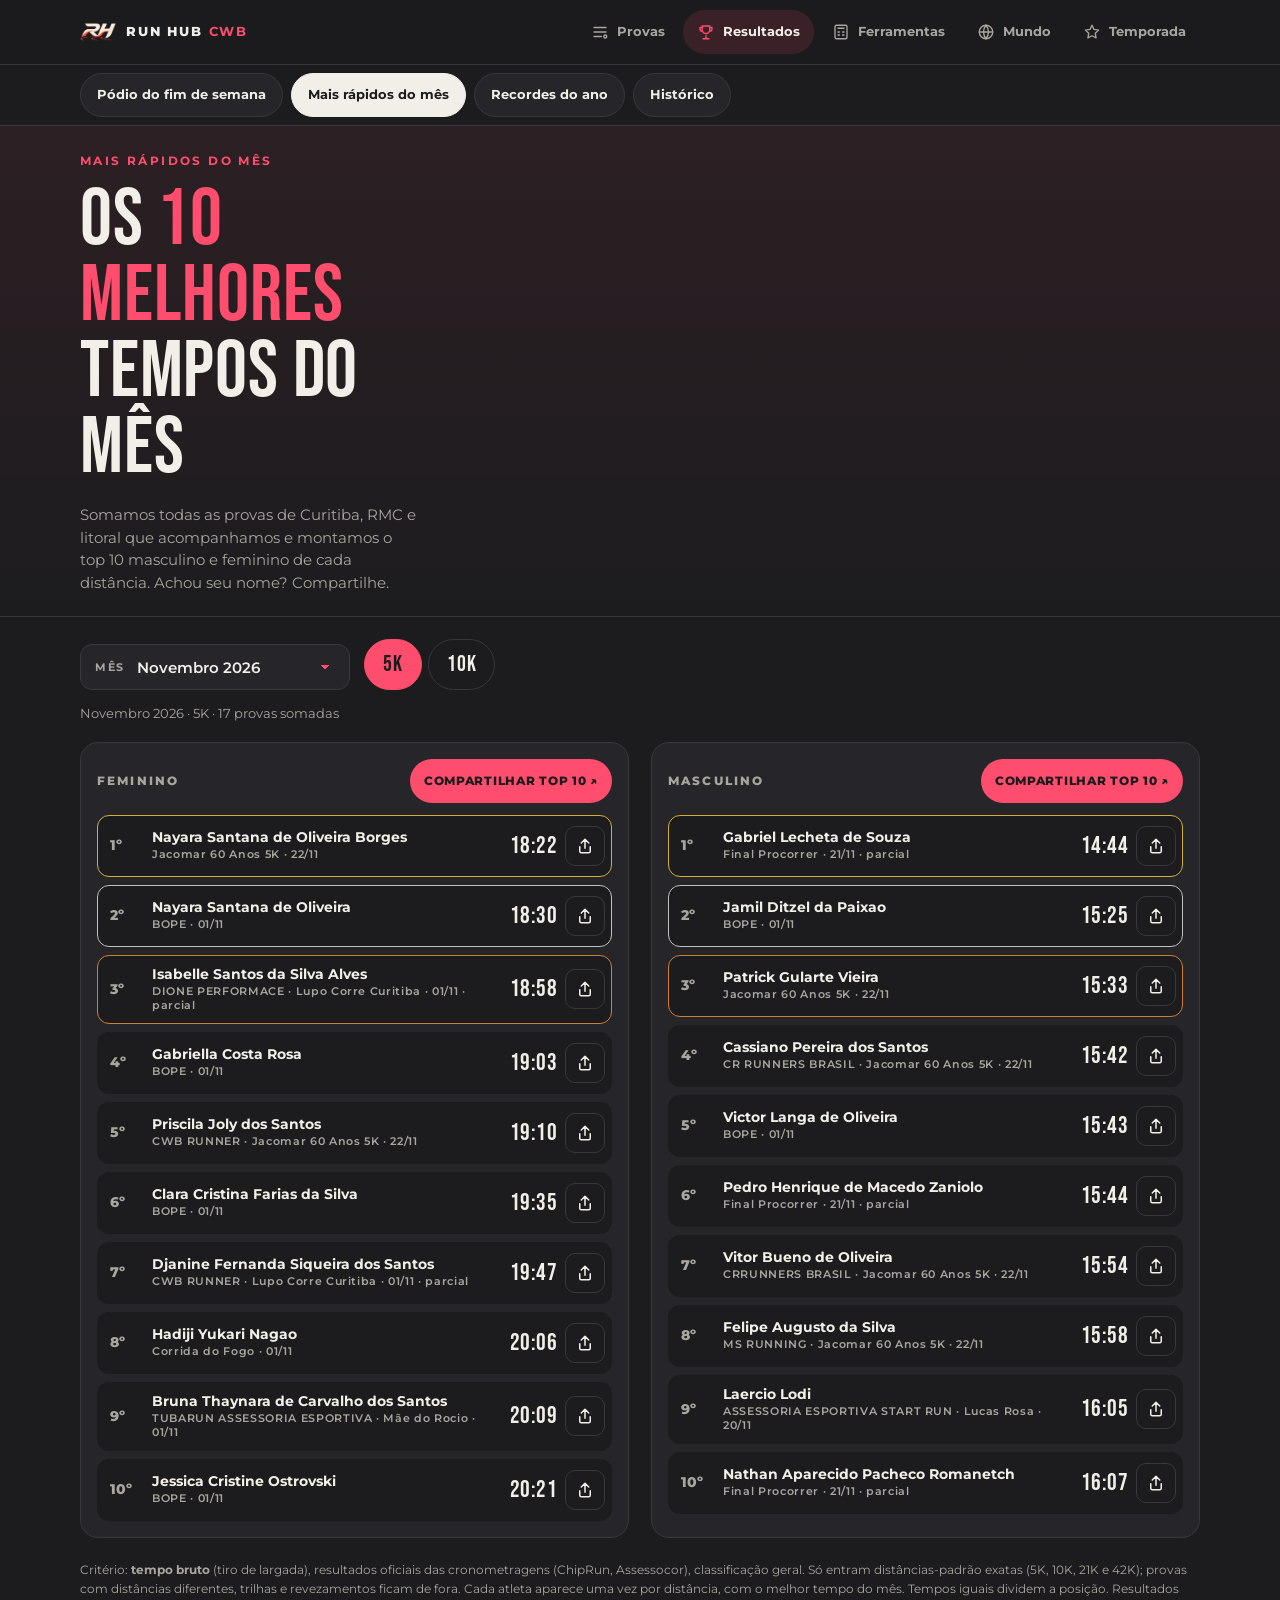
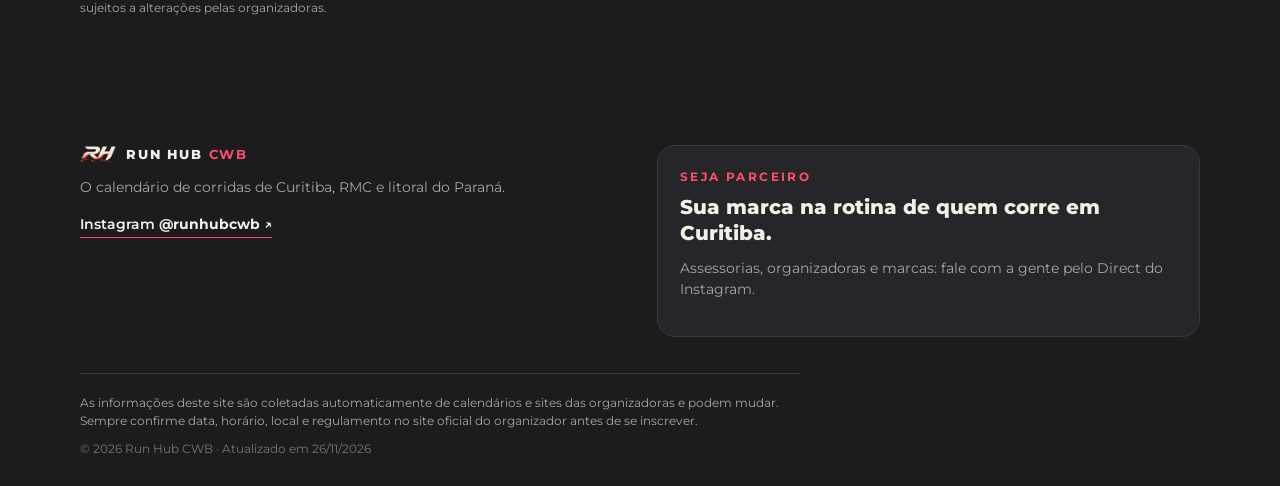
<file: mais-rapidos.html>
<!doctype html>
<html lang="pt-BR"><head>
<meta charset="utf-8"><meta name="viewport" content="width=device-width,initial-scale=1,viewport-fit=cover">
<title>Mais rápidos do mês · Run Hub CWB</title>
<meta name="description" content="Top 10 tempos do mês por distância (5K, 10K, 21K, 42K), masculino e feminino, nas corridas de Curitiba, RMC e litoral do Paraná. Resultados oficiais.">
<meta name="theme-color" content="#1C1C1E"><link rel="icon" href="img/favicon.png">
<link rel="preload" href="fonts/BebasNeue-Regular.ttf" as="font" crossorigin><link rel="stylesheet" href="css/style.css">
<script>!function(){var r={calculadora:"ferramentas.html#calculadora",monte:"ferramentas.html#monte",temporada:"temporada.html",podio:"resultados.html#podio"},h=location.hash.slice(1);if(/(^|\/)(index\.html)?$/.test(location.pathname)&&r[h])location.replace(r[h])}();</script>
</head><body data-tab="resultados">
<a class="skip" href="#conteudo">Pular para o conteúdo</a>
<header class="nav"><div class="wrap nav-in">
  <a class="brand" href="index.html"><img src="img/rh_logo.png" alt="" width="40" height="40"><span>RUN HUB <b>CWB</b></span></a>
  <nav class="hlinks" aria-label="Principal"><a class="hl" href="index.html"><svg viewBox="0 0 24 24" aria-hidden="true"><path d="M4 6h16M4 12h16M4 18h10"/><circle cx="19" cy="18" r="2"/></svg><span>Provas</span></a><a class="hl" href="resultados.html" aria-current=page><svg viewBox="0 0 24 24" aria-hidden="true"><path d="M8 21h8M12 17v4M7 4h10v5a5 5 0 0 1-10 0V4Z"/><path d="M17 6h3v2a3 3 0 0 1-3 3M7 6H4v2a3 3 0 0 0 3 3"/></svg><span>Resultados</span></a><a class="hl" href="ferramentas.html"><svg viewBox="0 0 24 24" aria-hidden="true"><rect x="4" y="3" width="16" height="18" rx="2"/><path d="M8 7h8M8 12h2M14 12h2M8 16h2M14 16h2"/></svg><span>Ferramentas</span></a><a class="hl" href="mundo.html"><svg viewBox="0 0 24 24" aria-hidden="true"><circle cx="12" cy="12" r="9"/><path d="M3 12h18M12 3a14 14 0 0 1 0 18M12 3a14 14 0 0 0 0 18"/></svg><span>Mundo</span></a><a class="hl" href="temporada.html"><svg viewBox="0 0 24 24" aria-hidden="true"><path d="m12 3 2.7 5.6 6.1.9-4.4 4.3 1 6.1L12 17l-5.4 2.9 1-6.1L3.2 9.5l6.1-.9Z"/></svg><span>Temporada</span><b class="badge" id="season-badge" hidden>0</b></a></nav>
</div></header>
<nav class="subnav" aria-label="Resultados"><div class="wrap"><a href="resultados.html#podio">Pódio do fim de semana</a><a href="mais-rapidos.html" aria-current=page>Mais rápidos do mês</a><a href="recordes.html">Recordes do ano</a><a href="resultados.html#historico">Histórico</a></div></nav>
<div id="conteudo"><header class="phead"><div class="wrap">
  <p class="eyebrow">Mais rápidos do mês</p><h1>Os <em>10 melhores</em> tempos do mês</h1>
  <p class="lead">Somamos todas as provas de Curitiba, RMC e litoral que acompanhamos e montamos o top 10 masculino e feminino de cada distância. Achou seu nome? Compartilhe.</p>
</div></header>
<main><section class="sec sec-tight"><div class="wrap">
  <div class="rk-bar">
    <label class="sel"><span>Mês</span><select id="rk-month"></select></label>
    <div class="rk-tabs" role="tablist" aria-label="Distância" id="rk-dist"></div>
  </div>
  <p class="rk-meta" id="rk-meta" aria-live="polite"></p>
  <div class="rk-cols" id="rk-cols"></div>
  <p class="pfonte rk-foot">Critério: <b>tempo bruto</b> (tiro de largada), resultados oficiais das cronometragens (ChipRun, Assessocor), classificação geral.
  Só entram distâncias-padrão exatas (5K, 10K, 21K e 42K); provas com distâncias diferentes, trilhas e revezamentos ficam de fora.
  Cada atleta aparece uma vez por distância, com o melhor tempo do mês. Tempos iguais dividem a posição. Resultados sujeitos a alterações pelas organizadoras.</p>
  <script id="rh-rank" type="application/json">{"meses": [{"id": "2026-11", "nome": "Novembro", "ano": "2026", "dist": {"5K": {"M": [{"nome": "Gabriel Lecheta de Souza", "eq": "", "s": 884, "t": "14:44", "prova": "Final Circuito Procorrer - Etapa Mizuno", "curto": "Final Procorrer", "data": "21/11", "cidade": "Curitiba", "parcial": true, "plat": "Cronoserv", "pos": 1}, {"nome": "Jamil Ditzel da Paixao", "eq": "", "s": 925, "t": "15:25", "prova": "5ª Corrida do BOPE", "curto": "BOPE", "data": "01/11", "cidade": "São José dos Pinhais", "parcial": false, "plat": "Cronoserv", "pos": 2}, {"nome": "Patrick Gularte Vieira", "eq": "", "s": 933, "t": "15:33", "prova": "Corrida e Caminhada Jacomar 60 Anos", "curto": "Jacomar 60 Anos 5K", "data": "22/11", "cidade": "São José dos Pinhais", "parcial": false, "plat": "Assessocor", "pos": 3}, {"nome": "Cassiano Pereira dos Santos", "eq": "CR RUNNERS BRASIL", "s": 942, "t": "15:42", "prova": "Corrida e Caminhada Jacomar 60 Anos", "curto": "Jacomar 60 Anos 5K", "data": "22/11", "cidade": "São José dos Pinhais", "parcial": false, "plat": "Assessocor", "pos": 4}, {"nome": "Victor Langa de Oliveira", "eq": "", "s": 943, "t": "15:43", "prova": "5ª Corrida do BOPE", "curto": "BOPE", "data": "01/11", "cidade": "São José dos Pinhais", "parcial": false, "plat": "Cronoserv", "pos": 5}, {"nome": "Pedro Henrique de Macedo Zaniolo", "eq": "", "s": 944, "t": "15:44", "prova": "Final Circuito Procorrer - Etapa Mizuno", "curto": "Final Procorrer", "data": "21/11", "cidade": "Curitiba", "parcial": true, "plat": "Cronoserv", "pos": 6}, {"nome": "Vitor Bueno de Oliveira", "eq": "CRRUNNERS BRASIL", "s": 954, "t": "15:54", "prova": "Corrida e Caminhada Jacomar 60 Anos", "curto": "Jacomar 60 Anos 5K", "data": "22/11", "cidade": "São José dos Pinhais", "parcial": false, "plat": "Assessocor", "pos": 7}, {"nome": "Felipe Augusto da Silva", "eq": "MS RUNNING", "s": 958, "t": "15:58", "prova": "Corrida e Caminhada Jacomar 60 Anos", "curto": "Jacomar 60 Anos 5K", "data": "22/11", "cidade": "São José dos Pinhais", "parcial": false, "plat": "Assessocor", "pos": 8}, {"nome": "Laercio Lodi", "eq": "ASSESSORIA ESPORTIVA START RUN", "s": 965, "t": "16:05", "prova": "Corrida Lucas Rosa", "curto": "Lucas Rosa", "data": "20/11", "cidade": "Araucária", "parcial": false, "plat": "Assessocor", "pos": 9}, {"nome": "Nathan Aparecido Pacheco Romanetch", "eq": "", "s": 967, "t": "16:07", "prova": "Final Circuito Procorrer - Etapa Mizuno", "curto": "Final Procorrer", "data": "21/11", "cidade": "Curitiba", "parcial": true, "plat": "Cronoserv", "pos": 10}], "F": [{"nome": "Nayara Santana de Oliveira Borges", "eq": "", "s": 1102, "t": "18:22", "prova": "Corrida e Caminhada Jacomar 60 Anos", "curto": "Jacomar 60 Anos 5K", "data": "22/11", "cidade": "São José dos Pinhais", "parcial": false, "plat": "Assessocor", "pos": 1}, {"nome": "Nayara Santana de Oliveira", "eq": "", "s": 1110, "t": "18:30", "prova": "5ª Corrida do BOPE", "curto": "BOPE", "data": "01/11", "cidade": "São José dos Pinhais", "parcial": false, "plat": "Cronoserv", "pos": 2}, {"nome": "Isabelle Santos da Silva Alves", "eq": "DIONE PERFORMACE", "s": 1138, "t": "18:58", "prova": "Lupo Sport Corre Curitiba 2026", "curto": "Lupo Corre Curitiba", "data": "01/11", "cidade": "Curitiba", "parcial": true, "plat": "ChipRun", "pos": 3}, {"nome": "Gabriella Costa Rosa", "eq": "", "s": 1143, "t": "19:03", "prova": "5ª Corrida do BOPE", "curto": "BOPE", "data": "01/11", "cidade": "São José dos Pinhais", "parcial": false, "plat": "Cronoserv", "pos": 4}, {"nome": "Priscila Joly dos Santos", "eq": "CWB RUNNER", "s": 1150, "t": "19:10", "prova": "Corrida e Caminhada Jacomar 60 Anos", "curto": "Jacomar 60 Anos 5K", "data": "22/11", "cidade": "São José dos Pinhais", "parcial": false, "plat": "Assessocor", "pos": 5}, {"nome": "Clara Cristina Farias da Silva", "eq": "", "s": 1175, "t": "19:35", "prova": "5ª Corrida do BOPE", "curto": "BOPE", "data": "01/11", "cidade": "São José dos Pinhais", "parcial": false, "plat": "Cronoserv", "pos": 6}, {"nome": "Djanine Fernanda Siqueira dos Santos", "eq": "CWB RUNNER", "s": 1187, "t": "19:47", "prova": "Lupo Sport Corre Curitiba 2026", "curto": "Lupo Corre Curitiba", "data": "01/11", "cidade": "Curitiba", "parcial": true, "plat": "ChipRun", "pos": 7}, {"nome": "Hadiji Yukari Nagao", "eq": "", "s": 1206, "t": "20:06", "prova": "8ª Corrida do Fogo", "curto": "Corrida do Fogo", "data": "01/11", "cidade": "Curitiba", "parcial": false, "plat": "Assessocor", "pos": 8}, {"nome": "Bruna Thaynara de Carvalho dos Santos", "eq": "TUBARUN ASSESSORIA ESPORTIVA", "s": 1209, "t": "20:09", "prova": "Corrida e Caminhada com a Mãe do Rocio", "curto": "Mãe do Rocio", "data": "01/11", "cidade": "Paranaguá", "parcial": false, "plat": "ChipRun", "pos": 9}, {"nome": "Jessica Cristine Ostrovski", "eq": "", "s": 1221, "t": "20:21", "prova": "5ª Corrida do BOPE", "curto": "BOPE", "data": "01/11", "cidade": "São José dos Pinhais", "parcial": false, "plat": "Cronoserv", "pos": 10}]}, "10K": {"M": [{"nome": "Jamil Paixao", "eq": "CR RUNNERS BRASIL", "s": 1895, "t": "31:35", "prova": "Corrida e Caminhada Jacomar 60 Anos", "curto": "Jacomar 60 Anos 10K", "data": "22/11", "cidade": "São José dos Pinhais", "parcial": false, "plat": "Assessocor", "pos": 1}, {"nome": "Eduardo Luoz Fontana Krainski", "eq": "", "s": 1931, "t": "32:11", "prova": "Corrida e Caminhada Jacomar 60 Anos", "curto": "Jacomar 60 Anos 10K", "data": "22/11", "cidade": "São José dos Pinhais", "parcial": false, "plat": "Assessocor", "pos": 2}, {"nome": "Vitor Bueno de Oliveira", "eq": "", "s": 1963, "t": "32:43", "prova": "5ª Corrida do BOPE", "curto": "BOPE", "data": "01/11", "cidade": "São José dos Pinhais", "parcial": false, "plat": "Cronoserv", "pos": 3}, {"nome": "Alisson da Silva", "eq": "", "s": 1967, "t": "32:47", "prova": "Corrida e Caminhada Jacomar 60 Anos", "curto": "Jacomar 60 Anos 10K", "data": "22/11", "cidade": "São José dos Pinhais", "parcial": false, "plat": "Assessocor", "pos": 4}, {"nome": "Caio Lima", "eq": "TEAM STRAFIT TEMPEROS", "s": 1975, "t": "32:55", "prova": "Corrida e Caminhada Jacomar 60 Anos", "curto": "Jacomar 60 Anos 10K", "data": "22/11", "cidade": "São José dos Pinhais", "parcial": false, "plat": "Assessocor", "pos": 5}, {"nome": "Eduardo Luiz Fontana Krainski", "eq": "CR RUNNERS BRASIL", "s": 2007, "t": "33:27", "prova": "8ª Corrida do Fogo", "curto": "Corrida do Fogo", "data": "01/11", "cidade": "Curitiba", "parcial": false, "plat": "Assessocor", "pos": 6}, {"nome": "Leandro Junior do Nascimento", "eq": "", "s": 2009, "t": "33:29", "prova": "5ª Corrida do BOPE", "curto": "BOPE", "data": "01/11", "cidade": "São José dos Pinhais", "parcial": false, "plat": "Cronoserv", "pos": 7}, {"nome": "Kervin Coa", "eq": "", "s": 2013, "t": "33:33", "prova": "5ª Corrida do BOPE", "curto": "BOPE", "data": "01/11", "cidade": "São José dos Pinhais", "parcial": false, "plat": "Cronoserv", "pos": 8}, {"nome": "Jurandyr Couto", "eq": "#TIMEJURANDYRCOUTO", "s": 2015, "t": "33:35", "prova": "Corrida e Caminhada Jacomar 60 Anos", "curto": "Jacomar 60 Anos 10K", "data": "22/11", "cidade": "São José dos Pinhais", "parcial": false, "plat": "Assessocor", "pos": 9}, {"nome": "Matheus da Silva", "eq": "", "s": 2025, "t": "33:45", "prova": "Corrida e Caminhada Jacomar 60 Anos", "curto": "Jacomar 60 Anos 10K", "data": "22/11", "cidade": "São José dos Pinhais", "parcial": false, "plat": "Assessocor", "pos": 10}], "F": [{"nome": "Kelen Miguel", "eq": "FISIC_ PERFORMANCE", "s": 2207, "t": "36:47", "prova": "Corrida e Caminhada Jacomar 60 Anos", "curto": "Jacomar 60 Anos 10K", "data": "22/11", "cidade": "São José dos Pinhais", "parcial": false, "plat": "Assessocor", "pos": 1}, {"nome": "Kelen Caroline Stocco dos Santos Miguel", "eq": "", "s": 2224, "t": "37:04", "prova": "Coxa Run 2026", "curto": "Coxa Run", "data": "08/11", "cidade": "Curitiba", "parcial": false, "plat": "ChipRun", "pos": 2}, {"nome": "Djanine Fernanda Siqueira dos Santos", "eq": "CWB RUNNER", "s": 2236, "t": "37:16", "prova": "Corrida e Caminhada Jacomar 60 Anos", "curto": "Jacomar 60 Anos 10K", "data": "22/11", "cidade": "São José dos Pinhais", "parcial": false, "plat": "Assessocor", "pos": 3}, {"nome": "Fabricia Ester Stedille", "eq": "#TIMEJURANDYRCOUTO", "s": 2273, "t": "37:53", "prova": "Corrida e Caminhada Jacomar 60 Anos", "curto": "Jacomar 60 Anos 10K", "data": "22/11", "cidade": "São José dos Pinhais", "parcial": false, "plat": "Assessocor", "pos": 4}, {"nome": "Priscila Joly", "eq": "", "s": 2402, "t": "40:02", "prova": "5ª Corrida do BOPE", "curto": "BOPE", "data": "01/11", "cidade": "São José dos Pinhais", "parcial": false, "plat": "Cronoserv", "pos": 5}, {"nome": "Joice Moreira de Souza", "eq": "", "s": 2409, "t": "40:09", "prova": "Coxa Run 2026", "curto": "Coxa Run", "data": "08/11", "cidade": "Curitiba", "parcial": false, "plat": "ChipRun", "pos": 6}, {"nome": "Liliane Goncalves Gomes Wrublewski", "eq": "", "s": 2409, "t": "40:09", "prova": "Coxa Run 2026", "curto": "Coxa Run", "data": "08/11", "cidade": "Curitiba", "parcial": false, "plat": "ChipRun", "pos": 6}, {"nome": "Rosângela Vieira", "eq": "", "s": 2431, "t": "40:31", "prova": "5ª Corrida do BOPE", "curto": "BOPE", "data": "01/11", "cidade": "São José dos Pinhais", "parcial": false, "plat": "Cronoserv", "pos": 8}, {"nome": "Ellen Karoline Czaplinski Rank", "eq": "SUPERMERCADO JACOMAR", "s": 2458, "t": "40:58", "prova": "Corrida e Caminhada Jacomar 60 Anos", "curto": "Jacomar 60 Anos 10K", "data": "22/11", "cidade": "São José dos Pinhais", "parcial": false, "plat": "Assessocor", "pos": 9}, {"nome": "Leticia Cristina", "eq": "", "s": 2466, "t": "41:06", "prova": "Corrida e Caminhada Jacomar 60 Anos", "curto": "Jacomar 60 Anos 10K", "data": "22/11", "cidade": "São José dos Pinhais", "parcial": false, "plat": "Assessocor", "pos": 10}]}}, "provas": 29, "np": {"5K": 17, "10K": 12}}, {"id": "2026-10", "nome": "Outubro", "ano": "2026", "dist": {"5K": {"M": [{"nome": "Raphael Gustavo Sabei da Silva", "eq": "CARAMELOS RUN", "s": 951, "t": "15:51", "prova": "Corrida do Legislativo · Araucária", "curto": "Legislativo Araucária", "data": "11/10", "cidade": "Araucária", "parcial": false, "plat": "Assessocor", "pos": 1}, {"nome": "Vitor Bueno de Oliveira", "eq": "BMAI", "s": 954, "t": "15:54", "prova": "V Corrida Santos Dumont", "curto": "Santos Dumont", "data": "16/10", "cidade": "Curitiba", "parcial": false, "plat": "ChipRun", "pos": 2}, {"nome": "Cassiano Pereira dos Santos", "eq": "BMAI", "s": 961, "t": "16:01", "prova": "V Corrida Santos Dumont", "curto": "Santos Dumont", "data": "16/10", "cidade": "Curitiba", "parcial": false, "plat": "ChipRun", "pos": 3}, {"nome": "Evandro de Lima", "eq": "TOP BRANDS SUPLEMENTOS", "s": 985, "t": "16:25", "prova": "Corrida do Legislativo · Araucária", "curto": "Legislativo Araucária", "data": "11/10", "cidade": "Araucária", "parcial": false, "plat": "Assessocor", "pos": 4}, {"nome": "Antonio Marcos Teixeira Carneiro", "eq": "RODRIGUES", "s": 988, "t": "16:28", "prova": "7ª Corrida Noturna da Guarda Municipal de Araucária", "curto": "Noturna GMA Araucária", "data": "30/10", "cidade": "Araucária", "parcial": false, "plat": "Assessocor", "pos": 5}, {"nome": "Henrry Nicolas Pereira Jandrey", "eq": "BMAI", "s": 988, "t": "16:28", "prova": "V Corrida Santos Dumont", "curto": "Santos Dumont", "data": "16/10", "cidade": "Curitiba", "parcial": false, "plat": "ChipRun", "pos": 5}, {"nome": "Felipe Augusto da Silva", "eq": "MS RUNNING", "s": 1005, "t": "16:45", "prova": "10ª Corrida Cuide-se Agora, Cuide-se Sempre", "curto": "Cuide-se", "data": "18/10", "cidade": "São José dos Pinhais", "parcial": false, "plat": "Assessocor", "pos": 7}, {"nome": "Bruno Vialle Weigert", "eq": "", "s": 1005, "t": "16:45", "prova": "21º Circuito Triathlon Primavera", "curto": "Triathlon Primavera", "data": "18/10", "cidade": "Matinhos", "parcial": false, "plat": "ChipRun", "pos": 7}, {"nome": "Luciano Manfio", "eq": "CWB RUNNER", "s": 1018, "t": "16:58", "prova": "21º Circuito Triathlon Primavera", "curto": "Triathlon Primavera", "data": "18/10", "cidade": "Matinhos", "parcial": false, "plat": "ChipRun", "pos": 9}, {"nome": "Eduardo Luoz Fontana Krainski", "eq": "", "s": 1019, "t": "16:59", "prova": "10ª Corrida Cuide-se Agora, Cuide-se Sempre", "curto": "Cuide-se", "data": "18/10", "cidade": "São José dos Pinhais", "parcial": false, "plat": "Assessocor", "pos": 10}], "F": [{"nome": "Nayara Santana de Oliveira", "eq": "CWB RUNNER", "s": 1085, "t": "18:05", "prova": "V Corrida Santos Dumont", "curto": "Santos Dumont", "data": "16/10", "cidade": "Curitiba", "parcial": false, "plat": "ChipRun", "pos": 1}, {"nome": "Djanine Fernanda Siqueira dos Santos", "eq": "CWB RUNNER", "s": 1104, "t": "18:24", "prova": "V Corrida Santos Dumont", "curto": "Santos Dumont", "data": "16/10", "cidade": "Curitiba", "parcial": false, "plat": "ChipRun", "pos": 2}, {"nome": "Daiane Maria Jose Leite", "eq": "EQUIPE RODRIGUES", "s": 1182, "t": "19:42", "prova": "Corrida do Legislativo · Araucária", "curto": "Legislativo Araucária", "data": "11/10", "cidade": "Araucária", "parcial": false, "plat": "Assessocor", "pos": 3}, {"nome": "Larissa de Melo", "eq": "CR RUNNERS BRASIL", "s": 1185, "t": "19:45", "prova": "Corrida do Legislativo · Araucária", "curto": "Legislativo Araucária", "data": "11/10", "cidade": "Araucária", "parcial": false, "plat": "Assessocor", "pos": 4}, {"nome": "Clara Cristina Farias da Silva", "eq": "", "s": 1203, "t": "20:03", "prova": "10ª Corrida Cuide-se Agora, Cuide-se Sempre", "curto": "Cuide-se", "data": "18/10", "cidade": "São José dos Pinhais", "parcial": false, "plat": "Assessocor", "pos": 5}, {"nome": "Ananda Kerolin", "eq": "", "s": 1205, "t": "20:05", "prova": "Corrida do Legislativo · Araucária", "curto": "Legislativo Araucária", "data": "11/10", "cidade": "Araucária", "parcial": false, "plat": "Assessocor", "pos": 6}, {"nome": "Daiana Sachett", "eq": "NOPAIN NOGAIN", "s": 1212, "t": "20:12", "prova": "1ª Corrida e Caminhada Outubro Rosa · Instituto Peito Aberto", "curto": "Outubro Rosa Paranaguá", "data": "03/10", "cidade": "Paranaguá", "parcial": false, "plat": "ChipRun", "pos": 7}, {"nome": "Flavia Zonatto", "eq": "C4 ASSESSORIA ESPORTIVA", "s": 1215, "t": "20:15", "prova": "V Corrida Santos Dumont", "curto": "Santos Dumont", "data": "16/10", "cidade": "Curitiba", "parcial": false, "plat": "ChipRun", "pos": 8}, {"nome": "Francieli Cristina da Silva", "eq": "CICLISTAS CORREDORES", "s": 1216, "t": "20:16", "prova": "Corrida do Legislativo · Araucária", "curto": "Legislativo Araucária", "data": "11/10", "cidade": "Araucária", "parcial": false, "plat": "Assessocor", "pos": 9}, {"nome": "Jessica Cristine Ostrovski", "eq": "", "s": 1224, "t": "20:24", "prova": "Santander Night Run Curitiba 2026", "curto": "Night Run", "data": "31/10", "cidade": "Pinhais", "parcial": true, "plat": "Ativo", "pos": 10}]}, "10K": {"M": [{"nome": "Jamil Ditzel da Paixao", "eq": "BMAI", "s": 1869, "t": "31:09", "prova": "V Corrida Santos Dumont", "curto": "Santos Dumont", "data": "16/10", "cidade": "Curitiba", "parcial": false, "plat": "ChipRun", "pos": 1}, {"nome": "Victor de Oliveira Langa", "eq": "CWBRUNNER", "s": 1927, "t": "32:07", "prova": "V Corrida Santos Dumont", "curto": "Santos Dumont", "data": "16/10", "cidade": "Curitiba", "parcial": false, "plat": "ChipRun", "pos": 2}, {"nome": "Kervin Coa", "eq": "BMAI", "s": 1984, "t": "33:04", "prova": "V Corrida Santos Dumont", "curto": "Santos Dumont", "data": "16/10", "cidade": "Curitiba", "parcial": false, "plat": "ChipRun", "pos": 3}, {"nome": "Leandro Silva", "eq": "LEANDRO SILVA", "s": 1989, "t": "33:09", "prova": "7ª Corrida Noturna da Guarda Municipal de Araucária", "curto": "Noturna GMA Araucária", "data": "30/10", "cidade": "Araucária", "parcial": false, "plat": "Assessocor", "pos": 4}, {"nome": "Rafael Pereira de Mello", "eq": "LIMITE ZERO SPORT", "s": 1994, "t": "33:14", "prova": "V Corrida Santos Dumont", "curto": "Santos Dumont", "data": "16/10", "cidade": "Curitiba", "parcial": false, "plat": "ChipRun", "pos": 5}, {"nome": "Raphael Gustavo Sabei da Silva", "eq": "CARAMELOS RUN", "s": 2018, "t": "33:38", "prova": "7ª Corrida Noturna da Guarda Municipal de Araucária", "curto": "Noturna GMA Araucária", "data": "30/10", "cidade": "Araucária", "parcial": false, "plat": "Assessocor", "pos": 6}, {"nome": "Evandro de Lima", "eq": "LS SPORTS", "s": 2084, "t": "34:44", "prova": "7ª Corrida Noturna da Guarda Municipal de Araucária", "curto": "Noturna GMA Araucária", "data": "30/10", "cidade": "Araucária", "parcial": false, "plat": "Assessocor", "pos": 7}, {"nome": "Lucinei Eduardo Furtuoso Lopes", "eq": "HIERA ASSESSORIA ESPORTIVA", "s": 2134, "t": "35:34", "prova": "V Corrida Santos Dumont", "curto": "Santos Dumont", "data": "16/10", "cidade": "Curitiba", "parcial": false, "plat": "ChipRun", "pos": 8}, {"nome": "Bruno Valentim", "eq": "UNIMED/ SICREDI", "s": 2142, "t": "35:42", "prova": "1ª Corrida e Caminhada Outubro Rosa · Instituto Peito Aberto", "curto": "Outubro Rosa Paranaguá", "data": "03/10", "cidade": "Paranaguá", "parcial": false, "plat": "ChipRun", "pos": 9}, {"nome": "Giovani Chaves Guilherme", "eq": "DINIZ TEAM", "s": 2164, "t": "36:04", "prova": "1ª Corrida e Caminhada Outubro Rosa · Instituto Peito Aberto", "curto": "Outubro Rosa Paranaguá", "data": "03/10", "cidade": "Paranaguá", "parcial": false, "plat": "ChipRun", "pos": 10}], "F": [{"nome": "Natalia Regina Painelli", "eq": "S2 ASSESSORIA ESPORTIVA", "s": 2451, "t": "40:51", "prova": "20 Runners · Corrida da Infantaria", "curto": "Corrida da Infantaria", "data": "11/10", "cidade": "Curitiba", "parcial": false, "plat": "ChipRun", "pos": 1}, {"nome": "Bruna Pereira da Silva", "eq": "BALMAM PERFORMANCE", "s": 2514, "t": "41:54", "prova": "20 Runners · Corrida da Infantaria", "curto": "Corrida da Infantaria", "data": "11/10", "cidade": "Curitiba", "parcial": false, "plat": "ChipRun", "pos": 2}, {"nome": "Raissa Bernadinetti", "eq": "C4 ASSESSORIA ESPORTIVA", "s": 2531, "t": "42:11", "prova": "V Corrida Santos Dumont", "curto": "Santos Dumont", "data": "16/10", "cidade": "Curitiba", "parcial": false, "plat": "ChipRun", "pos": 3}, {"nome": "Janicielli Onuka", "eq": "RUNDRIGUES", "s": 2585, "t": "43:05", "prova": "V Corrida Santos Dumont", "curto": "Santos Dumont", "data": "16/10", "cidade": "Curitiba", "parcial": false, "plat": "ChipRun", "pos": 4}, {"nome": "Daniela Junqueira Rodrigues", "eq": "CR RUNNERS BRASIL", "s": 2611, "t": "43:31", "prova": "V Corrida Santos Dumont", "curto": "Santos Dumont", "data": "16/10", "cidade": "Curitiba", "parcial": false, "plat": "ChipRun", "pos": 5}, {"nome": "Diovana Faria", "eq": "CWB", "s": 2618, "t": "43:38", "prova": "7ª Corrida Noturna da Guarda Municipal de Araucária", "curto": "Noturna GMA Araucária", "data": "30/10", "cidade": "Araucária", "parcial": false, "plat": "Assessocor", "pos": 6}, {"nome": "Mahara Freitas dos Santos", "eq": "KENYA", "s": 2629, "t": "43:49", "prova": "V Corrida Santos Dumont", "curto": "Santos Dumont", "data": "16/10", "cidade": "Curitiba", "parcial": false, "plat": "ChipRun", "pos": 7}, {"nome": "Fabiane Vargas", "eq": "LOCATELLI PERFORMANCE", "s": 2635, "t": "43:55", "prova": "7ª Corrida Noturna da Guarda Municipal de Araucária", "curto": "Noturna GMA Araucária", "data": "30/10", "cidade": "Araucária", "parcial": false, "plat": "Assessocor", "pos": 8}, {"nome": "Jheniffer Martins", "eq": "CWB RUNNER", "s": 2642, "t": "44:02", "prova": "V Corrida Santos Dumont", "curto": "Santos Dumont", "data": "16/10", "cidade": "Curitiba", "parcial": false, "plat": "ChipRun", "pos": 9}, {"nome": "Vanessa Lara", "eq": "CWB RUNNER", "s": 2645, "t": "44:05", "prova": "V Corrida Santos Dumont", "curto": "Santos Dumont", "data": "16/10", "cidade": "Curitiba", "parcial": false, "plat": "ChipRun", "pos": 10}]}, "21K": {"M": [{"nome": "Lucas Rodrigues de Lima", "eq": "TH ASSESSORIA ESPORTIVA", "s": 4522, "t": "1:15:22", "prova": "RBS Run · Meia Maratona de Rio Branco do Sul", "curto": "RBS Run", "data": "11/10", "cidade": "Rio Branco do Sul", "parcial": false, "plat": "ChipRun", "pos": 1}, {"nome": "Cauan Gustavo Martins Ortis", "eq": "", "s": 4862, "t": "1:21:02", "prova": "RBS Run · Meia Maratona de Rio Branco do Sul", "curto": "RBS Run", "data": "11/10", "cidade": "Rio Branco do Sul", "parcial": false, "plat": "ChipRun", "pos": 2}, {"nome": "Elias Souza da Silva", "eq": "CWB RUNNER", "s": 4909, "t": "1:21:49", "prova": "RBS Run · Meia Maratona de Rio Branco do Sul", "curto": "RBS Run", "data": "11/10", "cidade": "Rio Branco do Sul", "parcial": false, "plat": "ChipRun", "pos": 3}, {"nome": "Jose Marcelo Teodoso", "eq": "", "s": 4952, "t": "1:22:32", "prova": "RBS Run · Meia Maratona de Rio Branco do Sul", "curto": "RBS Run", "data": "11/10", "cidade": "Rio Branco do Sul", "parcial": false, "plat": "ChipRun", "pos": 4}, {"nome": "Cleverson Mattos Aires do Nascimento", "eq": "DIGO", "s": 4975, "t": "1:22:55", "prova": "RBS Run · Meia Maratona de Rio Branco do Sul", "curto": "RBS Run", "data": "11/10", "cidade": "Rio Branco do Sul", "parcial": false, "plat": "ChipRun", "pos": 5}, {"nome": "João Fernandes da Silva Guedes", "eq": "CR RUNNERS", "s": 5065, "t": "1:24:25", "prova": "RBS Run · Meia Maratona de Rio Branco do Sul", "curto": "RBS Run", "data": "11/10", "cidade": "Rio Branco do Sul", "parcial": false, "plat": "ChipRun", "pos": 6}, {"nome": "Mateus Albieri", "eq": "GOODVIBESTEAM", "s": 5157, "t": "1:25:57", "prova": "RBS Run · Meia Maratona de Rio Branco do Sul", "curto": "RBS Run", "data": "11/10", "cidade": "Rio Branco do Sul", "parcial": false, "plat": "ChipRun", "pos": 7}, {"nome": "Osmar Junior Pereira da Costa", "eq": "CLRUN", "s": 5219, "t": "1:26:59", "prova": "RBS Run · Meia Maratona de Rio Branco do Sul", "curto": "RBS Run", "data": "11/10", "cidade": "Rio Branco do Sul", "parcial": false, "plat": "ChipRun", "pos": 8}, {"nome": "Dionathan Liszyk", "eq": "ENDORFINA", "s": 5258, "t": "1:27:38", "prova": "RBS Run · Meia Maratona de Rio Branco do Sul", "curto": "RBS Run", "data": "11/10", "cidade": "Rio Branco do Sul", "parcial": false, "plat": "ChipRun", "pos": 9}, {"nome": "Rodrigo Otavio Lux", "eq": "TARTARUGAS RUNNERS", "s": 5301, "t": "1:28:21", "prova": "RBS Run · Meia Maratona de Rio Branco do Sul", "curto": "RBS Run", "data": "11/10", "cidade": "Rio Branco do Sul", "parcial": false, "plat": "ChipRun", "pos": 10}], "F": [{"nome": "Carla Caterina Zimmermann", "eq": "CWB RUNNERS", "s": 5867, "t": "1:37:47", "prova": "Half Marathon Serra da Graciosa 2026", "curto": "Serra da Graciosa", "data": "24/10", "cidade": "Quatro Barras", "parcial": false, "plat": "Assessocor", "pos": 1}, {"nome": "Vanessa Lara", "eq": "CWB", "s": 5984, "t": "1:39:44", "prova": "RBS Run · Meia Maratona de Rio Branco do Sul", "curto": "RBS Run", "data": "11/10", "cidade": "Rio Branco do Sul", "parcial": false, "plat": "ChipRun", "pos": 2}, {"nome": "Francielle Bormann Denk dos Santos", "eq": "ENDORFINA", "s": 6243, "t": "1:44:03", "prova": "RBS Run · Meia Maratona de Rio Branco do Sul", "curto": "RBS Run", "data": "11/10", "cidade": "Rio Branco do Sul", "parcial": false, "plat": "ChipRun", "pos": 3}, {"nome": "Thainara Moreira da Silva", "eq": "", "s": 6421, "t": "1:47:01", "prova": "RBS Run · Meia Maratona de Rio Branco do Sul", "curto": "RBS Run", "data": "11/10", "cidade": "Rio Branco do Sul", "parcial": false, "plat": "ChipRun", "pos": 4}, {"nome": "Vanessa Claudino da Silva", "eq": "CWB RUNNER", "s": 6459, "t": "1:47:39", "prova": "RBS Run · Meia Maratona de Rio Branco do Sul", "curto": "RBS Run", "data": "11/10", "cidade": "Rio Branco do Sul", "parcial": false, "plat": "ChipRun", "pos": 5}, {"nome": "Marcia Borin", "eq": "", "s": 6501, "t": "1:48:21", "prova": "RBS Run · Meia Maratona de Rio Branco do Sul", "curto": "RBS Run", "data": "11/10", "cidade": "Rio Branco do Sul", "parcial": false, "plat": "ChipRun", "pos": 6}, {"nome": "Gisele Cristina Marques Souza de Lima", "eq": "AM2 RUNS", "s": 6649, "t": "1:50:49", "prova": "RBS Run · Meia Maratona de Rio Branco do Sul", "curto": "RBS Run", "data": "11/10", "cidade": "Rio Branco do Sul", "parcial": false, "plat": "ChipRun", "pos": 7}, {"nome": "Keli Aparecida Barbosa Von Kriiger", "eq": "TH ASSESSORIA", "s": 6758, "t": "1:52:38", "prova": "RBS Run · Meia Maratona de Rio Branco do Sul", "curto": "RBS Run", "data": "11/10", "cidade": "Rio Branco do Sul", "parcial": false, "plat": "ChipRun", "pos": 8}, {"nome": "Nilmara Florencio da Silva", "eq": "DIGO RUNNING", "s": 6777, "t": "1:52:57", "prova": "RBS Run · Meia Maratona de Rio Branco do Sul", "curto": "RBS Run", "data": "11/10", "cidade": "Rio Branco do Sul", "parcial": false, "plat": "ChipRun", "pos": 9}, {"nome": "Camila Duarte", "eq": "DIGO RUNNING", "s": 7006, "t": "1:56:46", "prova": "RBS Run · Meia Maratona de Rio Branco do Sul", "curto": "RBS Run", "data": "11/10", "cidade": "Rio Branco do Sul", "parcial": false, "plat": "ChipRun", "pos": 10}]}}, "provas": 18, "np": {"10K": 6, "5K": 10, "21K": 2}}, {"id": "2026-09", "nome": "Setembro", "ano": "2026", "dist": {"5K": {"M": [{"nome": "Jamil Ditzel da Paixao", "eq": "ATLETAS BMAI", "s": 904, "t": "15:04", "prova": "1ª Corrida e Caminhada Sindaruc BMAI", "curto": "Sindaruc BMAI", "data": "19/09", "cidade": "Curitiba", "parcial": false, "plat": "Assessocor", "pos": 1}, {"nome": "Vitor Bueno de Oliveira", "eq": "ATLETAS BMAI", "s": 909, "t": "15:09", "prova": "1ª Corrida e Caminhada Sindaruc BMAI", "curto": "Sindaruc BMAI", "data": "19/09", "cidade": "Curitiba", "parcial": false, "plat": "Assessocor", "pos": 2}, {"nome": "Benedito de Souza Carvalho Neto", "eq": "ATLETAS BMAI", "s": 942, "t": "15:42", "prova": "1ª Corrida e Caminhada Sindaruc BMAI", "curto": "Sindaruc BMAI", "data": "19/09", "cidade": "Curitiba", "parcial": false, "plat": "Assessocor", "pos": 3}, {"nome": "Kervin Coa", "eq": "SILVERIO RUNNING", "s": 945, "t": "15:45", "prova": "1ª Corrida e Caminhada Sindaruc BMAI", "curto": "Sindaruc BMAI", "data": "19/09", "cidade": "Curitiba", "parcial": false, "plat": "Assessocor", "pos": 4}, {"nome": "Antonio Marcos Teixeira Carneiro", "eq": "EQUIPE RODRIGUES", "s": 948, "t": "15:48", "prova": "2ª Corrida Solidária da Padroeira N. Sra. das Dores", "curto": "Padroeira Araucária", "data": "13/09", "cidade": "Araucária", "parcial": false, "plat": "Assessocor", "pos": 5}, {"nome": "Jamil Paixao", "eq": "CR RUNNERS BRASIL", "s": 950, "t": "15:50", "prova": "Corrida pela Água", "curto": "Corrida pela Água", "data": "13/09", "cidade": "São José dos Pinhais", "parcial": false, "plat": "Assessocor", "pos": 6}, {"nome": "Vitor de Oliveira da Silva", "eq": "PERFORMANCE RUNNERS", "s": 959, "t": "15:59", "prova": "XIX Corrida da Polícia Civil do Paraná", "curto": "Polícia Civil do Paraná", "data": "27/09", "cidade": "Curitiba", "parcial": false, "plat": "ChipRun", "pos": 7}, {"nome": "Vitor Hugo Pereira de Freitas", "eq": "", "s": 974, "t": "16:14", "prova": "Circuito Curitiba de Corridas de Rua – Etapa 3", "curto": "Circuito Curitiba – Etapa 3", "data": "20/09", "cidade": "Curitiba", "parcial": false, "plat": "ChipRun", "pos": 8}, {"nome": "Matheus Felipe Servienski Correia", "eq": "CWB RUNNING", "s": 986, "t": "16:26", "prova": "Corrida Animal - 2ª Edição", "curto": "Corrida Animal", "data": "20/09", "cidade": "Campo Largo", "parcial": false, "plat": "Assessocor", "pos": 9}, {"nome": "Leandro Junior do Nascimento", "eq": "ASSESSOCOR", "s": 991, "t": "16:31", "prova": "Corrida pela Água", "curto": "Corrida pela Água", "data": "13/09", "cidade": "São José dos Pinhais", "parcial": false, "plat": "Assessocor", "pos": 10}], "F": [{"nome": "Nayara Santana de Oliveira Borges", "eq": "", "s": 1140, "t": "19:00", "prova": "3ª Corrida Alcance Run", "curto": "Corrida Alcance Run", "data": "08/09", "cidade": "Curitiba", "parcial": false, "plat": "Assessocor", "pos": 1}, {"nome": "Kelen Miguel", "eq": "FISIC_ PERFORMANCE", "s": 1150, "t": "19:10", "prova": "Corrida pela Água", "curto": "Corrida pela Água", "data": "13/09", "cidade": "São José dos Pinhais", "parcial": false, "plat": "Assessocor", "pos": 2}, {"nome": "Ferdinanda da Silva Alcantara Stival", "eq": "ATLETAS BMAI", "s": 1152, "t": "19:12", "prova": "1ª Corrida e Caminhada Sindaruc BMAI", "curto": "Sindaruc BMAI", "data": "19/09", "cidade": "Curitiba", "parcial": false, "plat": "Assessocor", "pos": 3}, {"nome": "Joice Moreira Souza", "eq": "CR RUNNERS", "s": 1185, "t": "19:45", "prova": "1ª Corrida e Caminhada Sindaruc BMAI", "curto": "Sindaruc BMAI", "data": "19/09", "cidade": "Curitiba", "parcial": false, "plat": "Assessocor", "pos": 4}, {"nome": "Djanine Fernanda Siqueira dos Santos", "eq": "CWBRUNNERS", "s": 1199, "t": "19:59", "prova": "Meia Maratona de Guaratuba", "curto": "Meia de Guaratuba", "data": "06/09", "cidade": "Guaratuba", "parcial": false, "plat": "ChipRun", "pos": 5}, {"nome": "Daiane Maria Jose Leite", "eq": "EQUIPE RODRIGUES", "s": 1207, "t": "20:07", "prova": "2ª Corrida Solidária da Padroeira N. Sra. das Dores", "curto": "Padroeira Araucária", "data": "13/09", "cidade": "Araucária", "parcial": false, "plat": "Assessocor", "pos": 6}, {"nome": "Larissa de Melo", "eq": "VIDA ATIVA", "s": 1208, "t": "20:08", "prova": "1ª Corrida e Caminhada Sindaruc BMAI", "curto": "Sindaruc BMAI", "data": "19/09", "cidade": "Curitiba", "parcial": false, "plat": "Assessocor", "pos": 7}, {"nome": "Flavia Zonatto", "eq": "C4", "s": 1209, "t": "20:09", "prova": "XIX Corrida da Polícia Civil do Paraná", "curto": "Polícia Civil do Paraná", "data": "27/09", "cidade": "Curitiba", "parcial": false, "plat": "ChipRun", "pos": 8}, {"nome": "Rebeca Zanin Zamboni", "eq": "VIDA ATIVA", "s": 1209, "t": "20:09", "prova": "Corrida Animal - 2ª Edição", "curto": "Corrida Animal", "data": "20/09", "cidade": "Campo Largo", "parcial": false, "plat": "Assessocor", "pos": 8}, {"nome": "Clara Cristina Farias da Silva", "eq": "", "s": 1212, "t": "20:12", "prova": "Corrida pela Água", "curto": "Corrida pela Água", "data": "13/09", "cidade": "São José dos Pinhais", "parcial": false, "plat": "Assessocor", "pos": 10}]}, "10K": {"M": [{"nome": "Henrique de Morais Tavares da Silva", "eq": "CWB RUNNER", "s": 1969, "t": "32:49", "prova": "Meia Maratona de Guaratuba", "curto": "Meia de Guaratuba", "data": "06/09", "cidade": "Guaratuba", "parcial": false, "plat": "ChipRun", "pos": 1}, {"nome": "Patrick Gularte", "eq": "", "s": 2011, "t": "33:31", "prova": "XIX Corrida da Polícia Civil do Paraná", "curto": "Polícia Civil do Paraná", "data": "27/09", "cidade": "Curitiba", "parcial": false, "plat": "ChipRun", "pos": 2}, {"nome": "Alisson da Paixao da Silva", "eq": "BYO", "s": 2028, "t": "33:48", "prova": "XIX Corrida da Polícia Civil do Paraná", "curto": "Polícia Civil do Paraná", "data": "27/09", "cidade": "Curitiba", "parcial": false, "plat": "ChipRun", "pos": 3}, {"nome": "Eduardo Luiz Fontana Krainski", "eq": "CRRUNNERS", "s": 2056, "t": "34:16", "prova": "2ª Unirun Farmácias Unipreço", "curto": "Unirun Unipreço", "data": "27/09", "cidade": "Curitiba", "parcial": false, "plat": "ChipRun", "pos": 4}, {"nome": "Lucas Rodrigues de Lima", "eq": "SIEMACO", "s": 2060, "t": "34:20", "prova": "XIX Corrida da Polícia Civil do Paraná", "curto": "Polícia Civil do Paraná", "data": "27/09", "cidade": "Curitiba", "parcial": false, "plat": "ChipRun", "pos": 5}, {"nome": "Guilherme Ramos Martins", "eq": "VIDA ATIVA", "s": 2061, "t": "34:21", "prova": "2ª Unirun Farmácias Unipreço", "curto": "Unirun Unipreço", "data": "27/09", "cidade": "Curitiba", "parcial": false, "plat": "ChipRun", "pos": 6}, {"nome": "Cassiano dos Santos", "eq": "", "s": 2089, "t": "34:49", "prova": "Corrida Associação Volvo", "curto": "Corrida Associação Volvo", "data": "20/09", "cidade": "Curitiba", "parcial": false, "plat": "Assessocor", "pos": 7}, {"nome": "Claudio Rosa Lopes", "eq": "", "s": 2097, "t": "34:57", "prova": "Circuito Curitiba de Corridas de Rua – Etapa 3", "curto": "Circuito Curitiba – Etapa 3", "data": "20/09", "cidade": "Curitiba", "parcial": false, "plat": "ChipRun", "pos": 8}, {"nome": "Renan de Oliveira", "eq": "RENAN ASSESSORIA", "s": 2114, "t": "35:14", "prova": "Corrida de Rua Natureza - Edição Paranaguá", "curto": "Corrida de Rua Natureza", "data": "13/09", "cidade": "Paranaguá", "parcial": false, "plat": "Assessocor", "pos": 9}, {"nome": "Gabriel Lourenco", "eq": "CWB RUNNER", "s": 2133, "t": "35:33", "prova": "Meia Maratona de Guaratuba", "curto": "Meia de Guaratuba", "data": "06/09", "cidade": "Guaratuba", "parcial": false, "plat": "ChipRun", "pos": 10}], "F": [{"nome": "Maria Eduarda Rattmann", "eq": "CR RUNNERS", "s": 2398, "t": "39:58", "prova": "Meia Maratona de Guaratuba", "curto": "Meia de Guaratuba", "data": "06/09", "cidade": "Guaratuba", "parcial": false, "plat": "ChipRun", "pos": 1}, {"nome": "Priscila Joly", "eq": "CWB RUNNER", "s": 2435, "t": "40:35", "prova": "Meia Maratona de Guaratuba", "curto": "Meia de Guaratuba", "data": "06/09", "cidade": "Guaratuba", "parcial": false, "plat": "ChipRun", "pos": 2}, {"nome": "Bruna Thaynara de Carvalho dos Santos", "eq": "TUBARUM", "s": 2445, "t": "40:45", "prova": "10ª Corrida e Caminhada contra o Câncer de Paranaguá", "curto": "Contra o Câncer", "data": "20/09", "cidade": "Paranaguá", "parcial": false, "plat": "ChipRun", "pos": 3}, {"nome": "Daiana Sachett", "eq": "CR RUNNERS BRASIL", "s": 2456, "t": "40:56", "prova": "10ª Corrida e Caminhada contra o Câncer de Paranaguá", "curto": "Contra o Câncer", "data": "20/09", "cidade": "Paranaguá", "parcial": false, "plat": "ChipRun", "pos": 4}, {"nome": "Bruna Carvalho dos Santos", "eq": "TUBARUN", "s": 2541, "t": "42:21", "prova": "Corrida de Rua Natureza - Edição Paranaguá", "curto": "Corrida de Rua Natureza", "data": "13/09", "cidade": "Paranaguá", "parcial": false, "plat": "Assessocor", "pos": 5}, {"nome": "Daliane Carla Scherwz Scatola", "eq": "UNIPRECO", "s": 2549, "t": "42:29", "prova": "2ª Unirun Farmácias Unipreço", "curto": "Unirun Unipreço", "data": "27/09", "cidade": "Curitiba", "parcial": false, "plat": "ChipRun", "pos": 6}, {"nome": "Luciana Damazio", "eq": "ASSESSORIA DIONE PER", "s": 2567, "t": "42:47", "prova": "2ª Unirun Farmácias Unipreço", "curto": "Unirun Unipreço", "data": "27/09", "cidade": "Curitiba", "parcial": false, "plat": "ChipRun", "pos": 7}, {"nome": "Marlene Ribeiro dos Santos", "eq": "DIGO RUNNING", "s": 2586, "t": "43:06", "prova": "Meia Maratona de Guaratuba", "curto": "Meia de Guaratuba", "data": "06/09", "cidade": "Guaratuba", "parcial": false, "plat": "ChipRun", "pos": 8}, {"nome": "Liliane Goncalves Gomes Wrublewski", "eq": "", "s": 2590, "t": "43:10", "prova": "Corrida Associação Volvo", "curto": "Corrida Associação Volvo", "data": "20/09", "cidade": "Curitiba", "parcial": false, "plat": "Assessocor", "pos": 9}, {"nome": "Manuela Campos Machado Alecio", "eq": "RQUADRI ASSESSORIA ESPORTIVA", "s": 2596, "t": "43:16", "prova": "XIX Corrida da Polícia Civil do Paraná", "curto": "Polícia Civil do Paraná", "data": "27/09", "cidade": "Curitiba", "parcial": false, "plat": "ChipRun", "pos": 10}]}, "21K": {"M": [{"nome": "Luis Fernando Pereira da Cruz", "eq": "CR RUNNERS BRASIL", "s": 4491, "t": "1:14:51", "prova": "Meia Maratona de Guaratuba", "curto": "Meia de Guaratuba", "data": "06/09", "cidade": "Guaratuba", "parcial": false, "plat": "ChipRun", "pos": 1}, {"nome": "Gabriel Silva dos Santos", "eq": "CWB RUNNER", "s": 4660, "t": "1:17:40", "prova": "Meia Maratona de Guaratuba", "curto": "Meia de Guaratuba", "data": "06/09", "cidade": "Guaratuba", "parcial": false, "plat": "ChipRun", "pos": 2}, {"nome": "Luiz Augusto Alves Amado", "eq": "", "s": 4679, "t": "1:17:59", "prova": "Meia Maratona de Guaratuba", "curto": "Meia de Guaratuba", "data": "06/09", "cidade": "Guaratuba", "parcial": false, "plat": "ChipRun", "pos": 3}, {"nome": "Diego Augusto Feltrin", "eq": "VIDA ATIVA RUNNING", "s": 4691, "t": "1:18:11", "prova": "Meia Maratona de Guaratuba", "curto": "Meia de Guaratuba", "data": "06/09", "cidade": "Guaratuba", "parcial": false, "plat": "ChipRun", "pos": 4}, {"nome": "Anderson Schrann Antoszczuk", "eq": "CR RUNNERS", "s": 4701, "t": "1:18:21", "prova": "Meia Maratona de Guaratuba", "curto": "Meia de Guaratuba", "data": "06/09", "cidade": "Guaratuba", "parcial": false, "plat": "ChipRun", "pos": 5}, {"nome": "Luan Baluta", "eq": "ACELERAOLINTO", "s": 4754, "t": "1:19:14", "prova": "Meia Maratona de Guaratuba", "curto": "Meia de Guaratuba", "data": "06/09", "cidade": "Guaratuba", "parcial": false, "plat": "ChipRun", "pos": 6}, {"nome": "Andre Souza", "eq": "CB RUNNERS", "s": 4784, "t": "1:19:44", "prova": "Meia Maratona de Guaratuba", "curto": "Meia de Guaratuba", "data": "06/09", "cidade": "Guaratuba", "parcial": false, "plat": "ChipRun", "pos": 7}, {"nome": "Gudryan Siben", "eq": "", "s": 4823, "t": "1:20:23", "prova": "Meia Maratona de Guaratuba", "curto": "Meia de Guaratuba", "data": "06/09", "cidade": "Guaratuba", "parcial": false, "plat": "ChipRun", "pos": 8}, {"nome": "Marcos de Oliveira Martins", "eq": "ACORREMAR MARINGA PR", "s": 4828, "t": "1:20:28", "prova": "Meia Maratona de Guaratuba", "curto": "Meia de Guaratuba", "data": "06/09", "cidade": "Guaratuba", "parcial": false, "plat": "ChipRun", "pos": 9}, {"nome": "Jocilei de Macedo", "eq": "CBRUNNERS", "s": 4893, "t": "1:21:33", "prova": "Meia Maratona de Guaratuba", "curto": "Meia de Guaratuba", "data": "06/09", "cidade": "Guaratuba", "parcial": false, "plat": "ChipRun", "pos": 10}], "F": [{"nome": "Priscila Pacheco de Lima", "eq": "CR RUNNERS", "s": 5426, "t": "1:30:26", "prova": "Meia Maratona de Guaratuba", "curto": "Meia de Guaratuba", "data": "06/09", "cidade": "Guaratuba", "parcial": false, "plat": "ChipRun", "pos": 1}, {"nome": "Ellen Karoline Czaplinski Rank", "eq": "EQUIPE SEMEL SJP", "s": 5625, "t": "1:33:45", "prova": "Meia Maratona de Guaratuba", "curto": "Meia de Guaratuba", "data": "06/09", "cidade": "Guaratuba", "parcial": false, "plat": "ChipRun", "pos": 2}, {"nome": "Vanessa Lara", "eq": "CWB RUNNER", "s": 5641, "t": "1:34:01", "prova": "Meia Maratona de Guaratuba", "curto": "Meia de Guaratuba", "data": "06/09", "cidade": "Guaratuba", "parcial": false, "plat": "ChipRun", "pos": 3}, {"nome": "Sonia Cardoso", "eq": "CR RUNNERS BRASIL", "s": 5702, "t": "1:35:02", "prova": "Meia Maratona de Guaratuba", "curto": "Meia de Guaratuba", "data": "06/09", "cidade": "Guaratuba", "parcial": false, "plat": "ChipRun", "pos": 4}, {"nome": "Pamela Ferreira", "eq": "TRIUS", "s": 5741, "t": "1:35:41", "prova": "Meia Maratona de Guaratuba", "curto": "Meia de Guaratuba", "data": "06/09", "cidade": "Guaratuba", "parcial": false, "plat": "ChipRun", "pos": 5}, {"nome": "Silene Lima da Silva de Medeiros", "eq": "", "s": 5908, "t": "1:38:28", "prova": "Meia Maratona de Guaratuba", "curto": "Meia de Guaratuba", "data": "06/09", "cidade": "Guaratuba", "parcial": false, "plat": "ChipRun", "pos": 6}, {"nome": "Josiani Regina Simonelli", "eq": "GO ON OUTDOOR", "s": 5919, "t": "1:38:39", "prova": "Meia Maratona de Guaratuba", "curto": "Meia de Guaratuba", "data": "06/09", "cidade": "Guaratuba", "parcial": false, "plat": "ChipRun", "pos": 7}, {"nome": "Lizianne Elisa Mikosz Checchi", "eq": "CORRIDA E PERFORMANCE", "s": 5955, "t": "1:39:15", "prova": "Meia Maratona de Guaratuba", "curto": "Meia de Guaratuba", "data": "06/09", "cidade": "Guaratuba", "parcial": false, "plat": "ChipRun", "pos": 8}, {"nome": "Maira Carolina Cherritte Silva", "eq": "TUBARUN", "s": 6038, "t": "1:40:38", "prova": "Meia Maratona de Guaratuba", "curto": "Meia de Guaratuba", "data": "06/09", "cidade": "Guaratuba", "parcial": false, "plat": "ChipRun", "pos": 9}, {"nome": "Catarina de Matos dos Santos", "eq": "", "s": 6089, "t": "1:41:29", "prova": "Meia Maratona de Guaratuba", "curto": "Meia de Guaratuba", "data": "06/09", "cidade": "Guaratuba", "parcial": false, "plat": "ChipRun", "pos": 10}]}}, "provas": 21, "np": {"10K": 8, "5K": 12, "21K": 1}}, {"id": "2026-08", "nome": "Agosto", "ano": "2026", "dist": {"5K": {"M": [{"nome": "Cassiano Pereira dos Santos", "eq": "CCF GEMEAS", "s": 986, "t": "16:26", "prova": "Corridas Uninter", "curto": "Corridas Uninter", "data": "02/08", "cidade": "Pinhais", "parcial": false, "plat": "ChipRun", "pos": 1}, {"nome": "Vitor Bueno de Oliveira", "eq": "CRRUNNERS BRASIL", "s": 988, "t": "16:28", "prova": "28ª Corrida Pedestre PMPR – Coronel Sarmento", "curto": "Corrida PMPR", "data": "23/08", "cidade": "Curitiba", "parcial": false, "plat": "ChipRun", "pos": 2}, {"nome": "Julio Cesar Padilha", "eq": "", "s": 1002, "t": "16:42", "prova": "28ª Corrida Pedestre PMPR – Coronel Sarmento", "curto": "Corrida PMPR", "data": "23/08", "cidade": "Curitiba", "parcial": false, "plat": "ChipRun", "pos": 3}, {"nome": "Bruno Weigert", "eq": "", "s": 1009, "t": "16:49", "prova": "21º Circuito Triathlon Inverno", "curto": "Circuito Triathlon Inverno", "data": "16/08", "cidade": "Matinhos", "parcial": false, "plat": "ChipRun", "pos": 4}, {"nome": "Joao Vitor Machado de Araujo", "eq": "", "s": 1009, "t": "16:49", "prova": "Corridas Uninter", "curto": "Corridas Uninter", "data": "02/08", "cidade": "Pinhais", "parcial": false, "plat": "ChipRun", "pos": 4}, {"nome": "Wanderson Marques Rios", "eq": "DIGO RUNNING", "s": 1015, "t": "16:55", "prova": "3ª Corrida Amigos da APAE Pinhais", "curto": "Amigos da APAE Pinhais", "data": "22/08", "cidade": "Pinhais", "parcial": false, "plat": "Assessocor", "pos": 6}, {"nome": "Renan Winkler", "eq": "DF RUNNERS", "s": 1016, "t": "16:56", "prova": "3ª Corrida Amigos da APAE Pinhais", "curto": "Amigos da APAE Pinhais", "data": "22/08", "cidade": "Pinhais", "parcial": false, "plat": "Assessocor", "pos": 7}, {"nome": "Heitor Klumb de Freitas", "eq": "CWB RUNNER", "s": 1025, "t": "17:05", "prova": "28ª Corrida Pedestre PMPR – Coronel Sarmento", "curto": "Corrida PMPR", "data": "23/08", "cidade": "Curitiba", "parcial": false, "plat": "ChipRun", "pos": 8}, {"nome": "Rafael Antunes Camargo", "eq": "CR RUNNERS BRASIL", "s": 1028, "t": "17:08", "prova": "28ª Corrida Pedestre PMPR – Coronel Sarmento", "curto": "Corrida PMPR", "data": "23/08", "cidade": "Curitiba", "parcial": false, "plat": "ChipRun", "pos": 9}, {"nome": "Rafael Pereira de Mello", "eq": "", "s": 1030, "t": "17:10", "prova": "Corridas Uninter", "curto": "Corridas Uninter", "data": "02/08", "cidade": "Pinhais", "parcial": false, "plat": "ChipRun", "pos": 10}], "F": [{"nome": "Nayara S Oliveira", "eq": "CWB RUNNER", "s": 1120, "t": "18:40", "prova": "28ª Corrida Pedestre PMPR – Coronel Sarmento", "curto": "Corrida PMPR", "data": "23/08", "cidade": "Curitiba", "parcial": false, "plat": "ChipRun", "pos": 1}, {"nome": "Djanine Fernanda Siqueira dos Santos", "eq": "CWB RUNNER", "s": 1149, "t": "19:09", "prova": "28ª Corrida Pedestre PMPR – Coronel Sarmento", "curto": "Corrida PMPR", "data": "23/08", "cidade": "Curitiba", "parcial": false, "plat": "ChipRun", "pos": 2}, {"nome": "Priscila Joly dos Santos", "eq": "CWB TRIATHLON", "s": 1173, "t": "19:33", "prova": "21º Circuito Triathlon Inverno", "curto": "Circuito Triathlon Inverno", "data": "16/08", "cidade": "Matinhos", "parcial": false, "plat": "ChipRun", "pos": 3}, {"nome": "Kelen Miguel", "eq": "FISIC_ PERFORMANCE", "s": 1178, "t": "19:38", "prova": "Circuito Corrida de Rua de SJP - Etapa Pais", "curto": "Circuito SJP Pais", "data": "09/08", "cidade": "São José dos Pinhais", "parcial": false, "plat": "Assessocor", "pos": 4}, {"nome": "Hadiji Yukari Nagao", "eq": "", "s": 1179, "t": "19:39", "prova": "Corrida e Caminhada Pequeno Príncipe", "curto": "Pequeno Príncipe", "data": "02/08", "cidade": "Curitiba", "parcial": false, "plat": "ChipRun", "pos": 5}, {"nome": "Joice Moreira de Souza", "eq": "CR RUNNERS BRASIL", "s": 1194, "t": "19:54", "prova": "3ª Corrida Amigos da APAE Pinhais", "curto": "Amigos da APAE Pinhais", "data": "22/08", "cidade": "Pinhais", "parcial": false, "plat": "Assessocor", "pos": 6}, {"nome": "Francisnai Paola Prado", "eq": "EVOT", "s": 1204, "t": "20:04", "prova": "Corridas Uninter", "curto": "Corridas Uninter", "data": "02/08", "cidade": "Pinhais", "parcial": false, "plat": "ChipRun", "pos": 7}, {"nome": "Beatriz Blattner Ienne Stoltz", "eq": "CR RUNNERS BRASIL", "s": 1205, "t": "20:05", "prova": "21º Circuito Triathlon Inverno", "curto": "Circuito Triathlon Inverno", "data": "16/08", "cidade": "Matinhos", "parcial": false, "plat": "ChipRun", "pos": 8}, {"nome": "Vanessa Lara", "eq": "", "s": 1220, "t": "20:20", "prova": "Corrida e Caminhada Pequeno Príncipe", "curto": "Pequeno Príncipe", "data": "02/08", "cidade": "Curitiba", "parcial": false, "plat": "ChipRun", "pos": 9}, {"nome": "Diana Stivelberg", "eq": "SALVY", "s": 1226, "t": "20:26", "prova": "Tech Run Curitiba", "curto": "Tech Run Curitiba", "data": "30/08", "cidade": "Curitiba", "parcial": false, "plat": "ChipRun", "pos": 10}]}, "10K": {"M": [{"nome": "Jamil Ditzel da Paixao", "eq": "CRRUNNERSBRASIL", "s": 1894, "t": "31:34", "prova": "28ª Corrida Pedestre PMPR – Coronel Sarmento", "curto": "Corrida PMPR", "data": "23/08", "cidade": "Curitiba", "parcial": false, "plat": "ChipRun", "pos": 1}, {"nome": "Henrique de Morais Tavares da Silva", "eq": "CWB RUNNER", "s": 1914, "t": "31:54", "prova": "28ª Corrida Pedestre PMPR – Coronel Sarmento", "curto": "Corrida PMPR", "data": "23/08", "cidade": "Curitiba", "parcial": false, "plat": "ChipRun", "pos": 2}, {"nome": "Kervin Josue Coa Carrasco", "eq": "CR RUNNERS", "s": 1932, "t": "32:12", "prova": "28ª Corrida Pedestre PMPR – Coronel Sarmento", "curto": "Corrida PMPR", "data": "23/08", "cidade": "Curitiba", "parcial": false, "plat": "ChipRun", "pos": 3}, {"nome": "Alisson da Paixao da Silva", "eq": "", "s": 1966, "t": "32:46", "prova": "28ª Corrida Pedestre PMPR – Coronel Sarmento", "curto": "Corrida PMPR", "data": "23/08", "cidade": "Curitiba", "parcial": false, "plat": "ChipRun", "pos": 4}, {"nome": "Leandro Junior do Nascimento", "eq": "ATLETISMO SEMEL SJP", "s": 1999, "t": "33:19", "prova": "Circuito Corrida de Rua de SJP - Etapa Pais", "curto": "Circuito SJP Pais", "data": "09/08", "cidade": "São José dos Pinhais", "parcial": false, "plat": "Assessocor", "pos": 5}, {"nome": "Eduardo Luiz Fontana Krainski", "eq": "", "s": 2002, "t": "33:22", "prova": "Corridas Uninter", "curto": "Corridas Uninter", "data": "02/08", "cidade": "Pinhais", "parcial": false, "plat": "ChipRun", "pos": 6}, {"nome": "Jose Edenilson Batista", "eq": "CR RUNNERS BRASIL", "s": 2022, "t": "33:42", "prova": "28ª Corrida Pedestre PMPR – Coronel Sarmento", "curto": "Corrida PMPR", "data": "23/08", "cidade": "Curitiba", "parcial": false, "plat": "ChipRun", "pos": 7}, {"nome": "Raphael Gustavo Sabei da Silva", "eq": "", "s": 2027, "t": "33:47", "prova": "Corridas Uninter", "curto": "Corridas Uninter", "data": "02/08", "cidade": "Pinhais", "parcial": false, "plat": "ChipRun", "pos": 8}, {"nome": "Lucas Lopes Pereira", "eq": "CWBRUNNER", "s": 2031, "t": "33:51", "prova": "Circuito Corrida de Rua de SJP - Etapa Pais", "curto": "Circuito SJP Pais", "data": "09/08", "cidade": "São José dos Pinhais", "parcial": false, "plat": "Assessocor", "pos": 9}, {"nome": "Luis Fernando Pereira da Cruz", "eq": "CR RUNNERS BRASIL", "s": 2034, "t": "33:54", "prova": "28ª Corrida Pedestre PMPR – Coronel Sarmento", "curto": "Corrida PMPR", "data": "23/08", "cidade": "Curitiba", "parcial": false, "plat": "ChipRun", "pos": 10}], "F": [{"nome": "Carla de Almeida", "eq": "CWB RUNNER", "s": 2274, "t": "37:54", "prova": "28ª Corrida Pedestre PMPR – Coronel Sarmento", "curto": "Corrida PMPR", "data": "23/08", "cidade": "Curitiba", "parcial": false, "plat": "ChipRun", "pos": 1}, {"nome": "Ines Silva Goncalves", "eq": "", "s": 2386, "t": "39:46", "prova": "Corrida e Caminhada Pequeno Príncipe", "curto": "Pequeno Príncipe", "data": "02/08", "cidade": "Curitiba", "parcial": false, "plat": "ChipRun", "pos": 2}, {"nome": "Ferdinanda da Silva Alcântara Stival", "eq": "PAPAPA PAPINHA", "s": 2439, "t": "40:39", "prova": "Corrida e Caminhada Pequeno Príncipe", "curto": "Pequeno Príncipe", "data": "02/08", "cidade": "Curitiba", "parcial": false, "plat": "ChipRun", "pos": 3}, {"nome": "Rafaela Bacellar", "eq": "PAPAPA PAPINHA", "s": 2440, "t": "40:40", "prova": "Corrida e Caminhada Pequeno Príncipe", "curto": "Pequeno Príncipe", "data": "02/08", "cidade": "Curitiba", "parcial": false, "plat": "ChipRun", "pos": 4}, {"nome": "Maria Eduarda Rattmann", "eq": "CR RUNNERS", "s": 2469, "t": "41:09", "prova": "Meia Maratona de Pinhais", "curto": "Meia Maratona de Pinhais", "data": "16/08", "cidade": "Pinhais", "parcial": false, "plat": "ChipRun", "pos": 5}, {"nome": "Maiara Marques Andrade Fernandes", "eq": "CAMPANHOLA TRAINING", "s": 2488, "t": "41:28", "prova": "Corridas Uninter", "curto": "Corridas Uninter", "data": "02/08", "cidade": "Pinhais", "parcial": false, "plat": "ChipRun", "pos": 6}, {"nome": "Ellen Karoline Czaplinski Rank", "eq": "ATLETISMO SEMEL SJP", "s": 2514, "t": "41:54", "prova": "Circuito Corrida de Rua de SJP - Etapa Pais", "curto": "Circuito SJP Pais", "data": "09/08", "cidade": "São José dos Pinhais", "parcial": false, "plat": "Assessocor", "pos": 7}, {"nome": "Ivone Sabai", "eq": "", "s": 2545, "t": "42:25", "prova": "Corrida e Caminhada Pequeno Príncipe", "curto": "Pequeno Príncipe", "data": "02/08", "cidade": "Curitiba", "parcial": false, "plat": "ChipRun", "pos": 8}, {"nome": "Cintia Teixeira Preve", "eq": "CWB RUNNER", "s": 2557, "t": "42:37", "prova": "28ª Corrida Pedestre PMPR – Coronel Sarmento", "curto": "Corrida PMPR", "data": "23/08", "cidade": "Curitiba", "parcial": false, "plat": "ChipRun", "pos": 9}, {"nome": "Lucimara Rodrigues Alves", "eq": "YARA", "s": 2570, "t": "42:50", "prova": "Meia Maratona de Pinhais", "curto": "Meia Maratona de Pinhais", "data": "16/08", "cidade": "Pinhais", "parcial": false, "plat": "ChipRun", "pos": 10}]}, "21K": {"M": [{"nome": "Allison Rocha Peres", "eq": "LIMITE ZERO", "s": 4252, "t": "1:10:52", "prova": "Meia Maratona de Pinhais", "curto": "Meia Maratona de Pinhais", "data": "16/08", "cidade": "Pinhais", "parcial": false, "plat": "ChipRun", "pos": 1}, {"nome": "Jamil Ditzel da Paixao", "eq": "CR RUNNERS BRASIL", "s": 4267, "t": "1:11:07", "prova": "Meia Maratona de Pinhais", "curto": "Meia Maratona de Pinhais", "data": "16/08", "cidade": "Pinhais", "parcial": false, "plat": "ChipRun", "pos": 2}, {"nome": "Kervin Coa", "eq": "SILVERIO RUNINNG", "s": 4302, "t": "1:11:42", "prova": "Meia Maratona de Pinhais", "curto": "Meia Maratona de Pinhais", "data": "16/08", "cidade": "Pinhais", "parcial": false, "plat": "ChipRun", "pos": 3}, {"nome": "Luciano dos Santos", "eq": "TOLEDO RUNNERS", "s": 4723, "t": "1:18:43", "prova": "Meia Maratona de Pinhais", "curto": "Meia Maratona de Pinhais", "data": "16/08", "cidade": "Pinhais", "parcial": false, "plat": "ChipRun", "pos": 4}, {"nome": "Luiz Felipe Miranda das Neves", "eq": "CR RUNNERS BRASIL", "s": 4753, "t": "1:19:13", "prova": "Meia Maratona de Pinhais", "curto": "Meia Maratona de Pinhais", "data": "16/08", "cidade": "Pinhais", "parcial": false, "plat": "ChipRun", "pos": 5}, {"nome": "Diego Bonfim", "eq": "BONFIM", "s": 4763, "t": "1:19:23", "prova": "Meia Maratona de Pinhais", "curto": "Meia Maratona de Pinhais", "data": "16/08", "cidade": "Pinhais", "parcial": false, "plat": "ChipRun", "pos": 6}, {"nome": "Eliel Santana Batista", "eq": "4RUN", "s": 4783, "t": "1:19:43", "prova": "Meia Maratona de Pinhais", "curto": "Meia Maratona de Pinhais", "data": "16/08", "cidade": "Pinhais", "parcial": false, "plat": "ChipRun", "pos": 7}, {"nome": "Oeverton Mattia de Andrade", "eq": "DIONE PERFORMANCE", "s": 4896, "t": "1:21:36", "prova": "Meia Maratona de Pinhais", "curto": "Meia Maratona de Pinhais", "data": "16/08", "cidade": "Pinhais", "parcial": false, "plat": "ChipRun", "pos": 8}, {"nome": "Marcos Luiz da Silva Junior", "eq": "", "s": 4906, "t": "1:21:46", "prova": "Meia Maratona de Pinhais", "curto": "Meia Maratona de Pinhais", "data": "16/08", "cidade": "Pinhais", "parcial": false, "plat": "ChipRun", "pos": 9}, {"nome": "Jean Oliveira", "eq": "WINFLEXO", "s": 4948, "t": "1:22:28", "prova": "Meia Maratona de Pinhais", "curto": "Meia Maratona de Pinhais", "data": "16/08", "cidade": "Pinhais", "parcial": false, "plat": "ChipRun", "pos": 10}], "F": [{"nome": "Anastacia Rocha Pereira", "eq": "LIMITE ZERO", "s": 4839, "t": "1:20:39", "prova": "Meia Maratona de Pinhais", "curto": "Meia Maratona de Pinhais", "data": "16/08", "cidade": "Pinhais", "parcial": false, "plat": "ChipRun", "pos": 1}, {"nome": "Carla Zimmermann", "eq": "CWB RUNNER", "s": 4904, "t": "1:21:44", "prova": "Meia Maratona de Pinhais", "curto": "Meia Maratona de Pinhais", "data": "16/08", "cidade": "Pinhais", "parcial": false, "plat": "ChipRun", "pos": 2}, {"nome": "Ana Laura Rios", "eq": "CR RUNNERS BRASIL", "s": 5055, "t": "1:24:15", "prova": "Meia Maratona de Pinhais", "curto": "Meia Maratona de Pinhais", "data": "16/08", "cidade": "Pinhais", "parcial": false, "plat": "ChipRun", "pos": 3}, {"nome": "Sonia Maria Cardoso", "eq": "CR RUNNERS BRASIL", "s": 5541, "t": "1:32:21", "prova": "Meia Maratona de Pinhais", "curto": "Meia Maratona de Pinhais", "data": "16/08", "cidade": "Pinhais", "parcial": false, "plat": "ChipRun", "pos": 4}, {"nome": "Djanini Fernanda Siqueira dos Santos", "eq": "CWB RUNNER", "s": 5565, "t": "1:32:45", "prova": "Meia Maratona de Pinhais", "curto": "Meia Maratona de Pinhais", "data": "16/08", "cidade": "Pinhais", "parcial": false, "plat": "ChipRun", "pos": 5}, {"nome": "Luciana Damazio", "eq": "M10 ASSESSORIA", "s": 5591, "t": "1:33:11", "prova": "Meia Maratona de Pinhais", "curto": "Meia Maratona de Pinhais", "data": "16/08", "cidade": "Pinhais", "parcial": false, "plat": "ChipRun", "pos": 6}, {"nome": "Sandra de Lourdes Cestile", "eq": "", "s": 5734, "t": "1:35:34", "prova": "Meia Maratona de Pinhais", "curto": "Meia Maratona de Pinhais", "data": "16/08", "cidade": "Pinhais", "parcial": false, "plat": "ChipRun", "pos": 7}, {"nome": "Daniela Junqueira Rodrigues", "eq": "CR RUNNERS BRASIL", "s": 5871, "t": "1:37:51", "prova": "Meia Maratona de Pinhais", "curto": "Meia Maratona de Pinhais", "data": "16/08", "cidade": "Pinhais", "parcial": false, "plat": "ChipRun", "pos": 8}, {"nome": "Bruna Pereira da Silva", "eq": "KRICKY", "s": 5927, "t": "1:38:47", "prova": "Meia Maratona de Pinhais", "curto": "Meia Maratona de Pinhais", "data": "16/08", "cidade": "Pinhais", "parcial": false, "plat": "ChipRun", "pos": 9}, {"nome": "Rafaela Josefina Agostinho", "eq": "", "s": 5955, "t": "1:39:15", "prova": "Meia Maratona de Pinhais", "curto": "Meia Maratona de Pinhais", "data": "16/08", "cidade": "Pinhais", "parcial": false, "plat": "ChipRun", "pos": 10}]}}, "provas": 25, "np": {"5K": 16, "10K": 8, "21K": 1}}, {"id": "2026-07", "nome": "Julho", "ano": "2026", "dist": {"5K": {"M": [{"nome": "Abel Granza", "eq": "EQUIPIAZZA", "s": 908, "t": "15:08", "prova": "2ª Corrida Noturna de São Cristóvão - São José dos Pinhais", "curto": "Noturna de São Cristóvão", "data": "25/07", "cidade": "São José dos Pinhais", "parcial": false, "plat": "Assessocor", "pos": 1}, {"nome": "Luis Fernando Inkote Orso", "eq": "LUÍS FERNANDO INKOTE ORSO", "s": 912, "t": "15:12", "prova": "2ª Corrida Noturna de São Cristóvão - São José dos Pinhais", "curto": "Noturna de São Cristóvão", "data": "25/07", "cidade": "São José dos Pinhais", "parcial": false, "plat": "Assessocor", "pos": 2}, {"nome": "Julio Cesar Kusmann", "eq": "VK ASSESSORIA", "s": 1005, "t": "16:45", "prova": "2ª Corrida Noturna de São Cristóvão - São José dos Pinhais", "curto": "Noturna de São Cristóvão", "data": "25/07", "cidade": "São José dos Pinhais", "parcial": false, "plat": "Assessocor", "pos": 3}, {"nome": "Vanderlei Valerio da Cruz", "eq": "CICLISTAS CORREDORES", "s": 1007, "t": "16:47", "prova": "2ª Corrida Noturna de São Cristóvão - São José dos Pinhais", "curto": "Noturna de São Cristóvão", "data": "25/07", "cidade": "São José dos Pinhais", "parcial": false, "plat": "Assessocor", "pos": 4}, {"nome": "Jose Armando Mendes", "eq": "RF TRIATHLON", "s": 1010, "t": "16:50", "prova": "2ª Corrida Noturna de São Cristóvão - São José dos Pinhais", "curto": "Noturna de São Cristóvão", "data": "25/07", "cidade": "São José dos Pinhais", "parcial": false, "plat": "Assessocor", "pos": 5}, {"nome": "Gabriel Luiz Barbosa de Faria", "eq": "", "s": 1010, "t": "16:50", "prova": "2ª Corrida Noturna de São Cristóvão - São José dos Pinhais", "curto": "Noturna de São Cristóvão", "data": "25/07", "cidade": "São José dos Pinhais", "parcial": false, "plat": "Assessocor", "pos": 5}, {"nome": "Lucas Rocha Cardoso da Silva", "eq": "LETS GO RUNNER", "s": 1013, "t": "16:53", "prova": "2ª Corrida Noturna de São Cristóvão - São José dos Pinhais", "curto": "Noturna de São Cristóvão", "data": "25/07", "cidade": "São José dos Pinhais", "parcial": false, "plat": "Assessocor", "pos": 7}, {"nome": "David Fernandes do Vale Junior", "eq": "DAVID DO VALE", "s": 1015, "t": "16:55", "prova": "2ª Corrida Noturna de São Cristóvão - São José dos Pinhais", "curto": "Noturna de São Cristóvão", "data": "25/07", "cidade": "São José dos Pinhais", "parcial": false, "plat": "Assessocor", "pos": 8}, {"nome": "Phillip Conrado", "eq": "PHILLIP CONRADO", "s": 1027, "t": "17:07", "prova": "2ª Corrida Noturna de São Cristóvão - São José dos Pinhais", "curto": "Noturna de São Cristóvão", "data": "25/07", "cidade": "São José dos Pinhais", "parcial": false, "plat": "Assessocor", "pos": 9}, {"nome": "Tiago Henrique Rocha", "eq": "", "s": 1028, "t": "17:08", "prova": "2ª Corrida Noturna de São Cristóvão - São José dos Pinhais", "curto": "Noturna de São Cristóvão", "data": "25/07", "cidade": "São José dos Pinhais", "parcial": false, "plat": "Assessocor", "pos": 10}], "F": [{"nome": "Kelen Miguel", "eq": "FISIC_ PERFORMANCE", "s": 994, "t": "16:34", "prova": "2ª Corrida Noturna de São Cristóvão - São José dos Pinhais", "curto": "Noturna de São Cristóvão", "data": "25/07", "cidade": "São José dos Pinhais", "parcial": false, "plat": "Assessocor", "pos": 1}, {"nome": "Bruna de Carvalho dos Santos", "eq": "TUBARUN", "s": 1133, "t": "18:53", "prova": "1ª Corrida e Caminhada São Pedro e São Paulo", "curto": "São Pedro e São Paulo", "data": "05/07", "cidade": "Pontal do Paraná", "parcial": false, "plat": "ChipRun", "pos": 2}, {"nome": "Francieli Cristina da Silva", "eq": "ADR RUNNERS", "s": 1172, "t": "19:32", "prova": "2ª Corrida Noturna de São Cristóvão - São José dos Pinhais", "curto": "Noturna de São Cristóvão", "data": "25/07", "cidade": "São José dos Pinhais", "parcial": false, "plat": "Assessocor", "pos": 3}, {"nome": "Maíra Carolina Cherritte Silva", "eq": "TUBARUN", "s": 1181, "t": "19:41", "prova": "1ª Corrida e Caminhada São Pedro e São Paulo", "curto": "São Pedro e São Paulo", "data": "05/07", "cidade": "Pontal do Paraná", "parcial": false, "plat": "ChipRun", "pos": 4}, {"nome": "Simone Moreira de Oliveira", "eq": "", "s": 1212, "t": "20:12", "prova": "2ª Corrida Noturna de São Cristóvão - São José dos Pinhais", "curto": "Noturna de São Cristóvão", "data": "25/07", "cidade": "São José dos Pinhais", "parcial": false, "plat": "Assessocor", "pos": 5}, {"nome": "Elisangela Socorro dos S Teixeira", "eq": "", "s": 1223, "t": "20:23", "prova": "2ª Corrida Noturna de São Cristóvão - São José dos Pinhais", "curto": "Noturna de São Cristóvão", "data": "25/07", "cidade": "São José dos Pinhais", "parcial": false, "plat": "Assessocor", "pos": 6}, {"nome": "Carla Cristina Biazotti", "eq": "", "s": 1249, "t": "20:49", "prova": "2ª Corrida Noturna de São Cristóvão - São José dos Pinhais", "curto": "Noturna de São Cristóvão", "data": "25/07", "cidade": "São José dos Pinhais", "parcial": false, "plat": "Assessocor", "pos": 7}, {"nome": "Ellen Karoline Czaplinski Rank", "eq": "FAMILIAAZULRUNNERS", "s": 1265, "t": "21:05", "prova": "Corrida do Divino", "curto": "Corrida do Divino", "data": "12/07", "cidade": "Guaratuba", "parcial": false, "plat": "ChipRun", "pos": 8}, {"nome": "Abigail Alves Guimaraes de Andrade", "eq": "CORRE LINDAS", "s": 1267, "t": "21:07", "prova": "2ª Corrida Noturna de São Cristóvão - São José dos Pinhais", "curto": "Noturna de São Cristóvão", "data": "25/07", "cidade": "São José dos Pinhais", "parcial": false, "plat": "Assessocor", "pos": 9}, {"nome": "Vanessa Lara", "eq": "CWB", "s": 1267, "t": "21:07", "prova": "Corre Lindas", "curto": "Corre Lindas", "data": "12/07", "cidade": "Curitiba", "parcial": false, "plat": "ChipRun", "pos": 9}]}, "10K": {"M": [{"nome": "Tiago Rodrigo de Lima", "eq": "", "s": 2002, "t": "33:22", "prova": "Mandirun Mandirituba", "curto": "Mandirun Mandirituba", "data": "26/07", "cidade": "Mandirituba", "parcial": false, "plat": "Assessocor", "pos": 1}, {"nome": "Lucca Str", "eq": "SOL RUNNERS", "s": 2060, "t": "34:20", "prova": "Mandirun Mandirituba", "curto": "Mandirun Mandirituba", "data": "26/07", "cidade": "Mandirituba", "parcial": false, "plat": "Assessocor", "pos": 2}, {"nome": "Alessandro de Macedo", "eq": "MOOV ASSESSORIA ESPORTIVA", "s": 2074, "t": "34:34", "prova": "Mandirun Mandirituba", "curto": "Mandirun Mandirituba", "data": "26/07", "cidade": "Mandirituba", "parcial": false, "plat": "Assessocor", "pos": 3}, {"nome": "Ronaldo Rymsza", "eq": "", "s": 2090, "t": "34:50", "prova": "Mandirun Mandirituba", "curto": "Mandirun Mandirituba", "data": "26/07", "cidade": "Mandirituba", "parcial": false, "plat": "Assessocor", "pos": 4}, {"nome": "Leandro Macuco Witonski", "eq": "SAMAS PE DE XISTO", "s": 2184, "t": "36:24", "prova": "Mandirun Mandirituba", "curto": "Mandirun Mandirituba", "data": "26/07", "cidade": "Mandirituba", "parcial": false, "plat": "Assessocor", "pos": 5}, {"nome": "Lucas Rodr de Lima", "eq": "ITAPERUN", "s": 2203, "t": "36:43", "prova": "São Pedro Run", "curto": "São Pedro Run", "data": "05/07", "cidade": "Itaperuçu", "parcial": false, "plat": "Assessocor", "pos": 6}, {"nome": "Elisson Luis Giulherme", "eq": "MOOV", "s": 2209, "t": "36:49", "prova": "Mandirun Mandirituba", "curto": "Mandirun Mandirituba", "data": "26/07", "cidade": "Mandirituba", "parcial": false, "plat": "Assessocor", "pos": 7}, {"nome": "Gilmar Macuco Araszeweski", "eq": "SAMAS PE DE XISTO", "s": 2217, "t": "36:57", "prova": "Mandirun Mandirituba", "curto": "Mandirun Mandirituba", "data": "26/07", "cidade": "Mandirituba", "parcial": false, "plat": "Assessocor", "pos": 8}, {"nome": "Wanderson Marques Rios", "eq": "WR PERFORMANCE", "s": 2263, "t": "37:43", "prova": "São Pedro Run", "curto": "São Pedro Run", "data": "05/07", "cidade": "Itaperuçu", "parcial": false, "plat": "Assessocor", "pos": 9}, {"nome": "Juliano Soares Martins", "eq": "ADRENALINA", "s": 2300, "t": "38:20", "prova": "Mandirun Mandirituba", "curto": "Mandirun Mandirituba", "data": "26/07", "cidade": "Mandirituba", "parcial": false, "plat": "Assessocor", "pos": 10}], "F": [{"nome": "Erica Ferreira Gomes", "eq": "CR RUNNERS", "s": 2495, "t": "41:35", "prova": "Mandirun Mandirituba", "curto": "Mandirun Mandirituba", "data": "26/07", "cidade": "Mandirituba", "parcial": false, "plat": "Assessocor", "pos": 1}, {"nome": "Alceni Lez Adrianczyk", "eq": "SAMAS PE DE XISTO", "s": 2537, "t": "42:17", "prova": "Mandirun Mandirituba", "curto": "Mandirun Mandirituba", "data": "26/07", "cidade": "Mandirituba", "parcial": false, "plat": "Assessocor", "pos": 2}, {"nome": "Gleicy Fatima da Cruz", "eq": "MOOV ASSESSORIA ESPORTIVA", "s": 2616, "t": "43:36", "prova": "Mandirun Mandirituba", "curto": "Mandirun Mandirituba", "data": "26/07", "cidade": "Mandirituba", "parcial": false, "plat": "Assessocor", "pos": 3}, {"nome": "Andreia Hartman Klosovski", "eq": "BIOMECANICA", "s": 2684, "t": "44:44", "prova": "Mandirun Mandirituba", "curto": "Mandirun Mandirituba", "data": "26/07", "cidade": "Mandirituba", "parcial": false, "plat": "Assessocor", "pos": 4}, {"nome": "Raimunda Carlos Lima", "eq": "LIGHTERA", "s": 2770, "t": "46:10", "prova": "São Pedro Run", "curto": "São Pedro Run", "data": "05/07", "cidade": "Itaperuçu", "parcial": false, "plat": "Assessocor", "pos": 5}, {"nome": "Leia Correa", "eq": "", "s": 2772, "t": "46:12", "prova": "Mandirun Mandirituba", "curto": "Mandirun Mandirituba", "data": "26/07", "cidade": "Mandirituba", "parcial": false, "plat": "Assessocor", "pos": 6}, {"nome": "Suzana Sabino", "eq": "BQ RUNNER", "s": 2778, "t": "46:18", "prova": "Mandirun Mandirituba", "curto": "Mandirun Mandirituba", "data": "26/07", "cidade": "Mandirituba", "parcial": false, "plat": "Assessocor", "pos": 7}, {"nome": "Pamela Leticia Bueno", "eq": "MOOV ASSESSORIA ESPORTIVA", "s": 2843, "t": "47:23", "prova": "Mandirun Mandirituba", "curto": "Mandirun Mandirituba", "data": "26/07", "cidade": "Mandirituba", "parcial": false, "plat": "Assessocor", "pos": 8}, {"nome": "Dilcelia Souza de Lara", "eq": "ADRENALINA", "s": 2862, "t": "47:42", "prova": "Mandirun Mandirituba", "curto": "Mandirun Mandirituba", "data": "26/07", "cidade": "Mandirituba", "parcial": false, "plat": "Assessocor", "pos": 9}, {"nome": "Cintia do Rocio Jele Machado", "eq": "ADRENALINA PRO", "s": 2919, "t": "48:39", "prova": "Mandirun Mandirituba", "curto": "Mandirun Mandirituba", "data": "26/07", "cidade": "Mandirituba", "parcial": false, "plat": "Assessocor", "pos": 10}]}}, "provas": 9, "np": {"5K": 7, "10K": 2}}, {"id": "2026-06", "nome": "Junho", "ano": "2026", "dist": {"5K": {"M": [{"nome": "Vitor Bueno de Oliveira", "eq": "CRRUNNERS BRASIL", "s": 988, "t": "16:28", "prova": "Corrida Rustica Verde Oliva", "curto": "Rustica Verde Oliva", "data": "14/06", "cidade": "São José dos Pinhais", "parcial": false, "plat": "Assessocor", "pos": 1}, {"nome": "Jamil Ditzel da Paixao", "eq": "CR RUNNERS BRASIL", "s": 999, "t": "16:39", "prova": "Corrida Rustica Verde Oliva", "curto": "Rustica Verde Oliva", "data": "14/06", "cidade": "São José dos Pinhais", "parcial": false, "plat": "Assessocor", "pos": 2}, {"nome": "Davi Altino Nascimento", "eq": "CWB RUNNER", "s": 1000, "t": "16:40", "prova": "4ª Nissei Run", "curto": "Nissei Run", "data": "14/06", "cidade": "Curitiba", "parcial": false, "plat": "ChipRun", "pos": 3}, {"nome": "Luis Fernando Pereira da Cruz", "eq": "FORCA C INTELIGENCIA", "s": 1020, "t": "17:00", "prova": "4ª Nissei Run", "curto": "Nissei Run", "data": "14/06", "cidade": "Curitiba", "parcial": false, "plat": "ChipRun", "pos": 4}, {"nome": "Guilherme Henrique Teotonio de Souza", "eq": "CASEIRINHOS DO GUI", "s": 1028, "t": "17:08", "prova": "4ª Nissei Run", "curto": "Nissei Run", "data": "14/06", "cidade": "Curitiba", "parcial": false, "plat": "ChipRun", "pos": 5}, {"nome": "Vitor Bueno de Olivera", "eq": "CR RUNNERS BRASIL", "s": 1030, "t": "17:10", "prova": "XXII Corrida do Artilheiro", "curto": "Corrida do Artilheiro", "data": "28/06", "cidade": "Curitiba", "parcial": false, "plat": "ChipRun", "pos": 6}, {"nome": "Vitor Hugo Pereira de Freitas", "eq": "", "s": 1035, "t": "17:15", "prova": "Circuito Curitiba de Corridas de Rua – Etapa 2", "curto": "Circuito Curitiba – Etapa 2", "data": "14/06", "cidade": "Curitiba", "parcial": false, "plat": "ChipRun", "pos": 7}, {"nome": "Henrique de Godoy Bento", "eq": "", "s": 1037, "t": "17:17", "prova": "Circuito Curitiba de Corridas de Rua – Etapa 2", "curto": "Circuito Curitiba – Etapa 2", "data": "14/06", "cidade": "Curitiba", "parcial": false, "plat": "ChipRun", "pos": 8}, {"nome": "Joelsio Pereira", "eq": "JP-RUNNING", "s": 1046, "t": "17:26", "prova": "4ª Nissei Run", "curto": "Nissei Run", "data": "14/06", "cidade": "Curitiba", "parcial": false, "plat": "ChipRun", "pos": 9}, {"nome": "Edilson Geovane Araujo Bridaroli", "eq": "", "s": 1052, "t": "17:32", "prova": "2ª Corrida e Caminhada São Pedro Apóstolo", "curto": "São Pedro Apóstolo", "data": "28/06", "cidade": "Matinhos", "parcial": false, "plat": "ChipRun", "pos": 10}], "F": [{"nome": "Djanine Fernanda Siqueira dos Santos", "eq": "MOVIMENTA UFPR", "s": 1155, "t": "19:15", "prova": "Corrida da Polícia Científica do Paraná", "curto": "Polícia Científica do Paraná", "data": "21/06", "cidade": "Curitiba", "parcial": false, "plat": "ChipRun", "pos": 1}, {"nome": "Nayara Santana de Oliveira Borges", "eq": "", "s": 1217, "t": "20:17", "prova": "Corrida Rustica Verde Oliva", "curto": "Rustica Verde Oliva", "data": "14/06", "cidade": "São José dos Pinhais", "parcial": false, "plat": "Assessocor", "pos": 2}, {"nome": "Cintia Teixeira Preve", "eq": "CWB RUNNER", "s": 1243, "t": "20:43", "prova": "Corrida da Polícia Científica do Paraná", "curto": "Polícia Científica do Paraná", "data": "21/06", "cidade": "Curitiba", "parcial": false, "plat": "ChipRun", "pos": 3}, {"nome": "Vanessa Thale", "eq": "EAGLES RUN CLUB", "s": 1245, "t": "20:45", "prova": "Corrida da Polícia Científica do Paraná", "curto": "Polícia Científica do Paraná", "data": "21/06", "cidade": "Curitiba", "parcial": false, "plat": "ChipRun", "pos": 4}, {"nome": "Liz Gabriela Gauto Castillo", "eq": "EAGLES RUN CLUB", "s": 1258, "t": "20:58", "prova": "Corrida da Polícia Científica do Paraná", "curto": "Polícia Científica do Paraná", "data": "21/06", "cidade": "Curitiba", "parcial": false, "plat": "ChipRun", "pos": 5}, {"nome": "Fabiola Barros", "eq": "4RUN", "s": 1268, "t": "21:08", "prova": "4ª Nissei Run", "curto": "Nissei Run", "data": "14/06", "cidade": "Curitiba", "parcial": false, "plat": "ChipRun", "pos": 6}, {"nome": "Edineia Rniak dos Santos", "eq": "", "s": 1273, "t": "21:13", "prova": "XXII Corrida do Artilheiro", "curto": "Corrida do Artilheiro", "data": "28/06", "cidade": "Curitiba", "parcial": false, "plat": "ChipRun", "pos": 7}, {"nome": "Vanessa Lara", "eq": "CWB", "s": 1286, "t": "21:26", "prova": "Corrida da Polícia Científica do Paraná", "curto": "Polícia Científica do Paraná", "data": "21/06", "cidade": "Curitiba", "parcial": false, "plat": "ChipRun", "pos": 8}, {"nome": "Francisnai Paola Prado Nascimento", "eq": "", "s": 1287, "t": "21:27", "prova": "Corrida Rustica Verde Oliva", "curto": "Rustica Verde Oliva", "data": "14/06", "cidade": "São José dos Pinhais", "parcial": false, "plat": "Assessocor", "pos": 9}, {"nome": "Leticia Cristine Kohler", "eq": "MSRUNNING", "s": 1296, "t": "21:36", "prova": "Corrida Rustica Verde Oliva", "curto": "Rustica Verde Oliva", "data": "14/06", "cidade": "São José dos Pinhais", "parcial": false, "plat": "Assessocor", "pos": 10}]}, "10K": {"M": [{"nome": "Allison Rocha Peres", "eq": "LIMITE ZERO", "s": 2002, "t": "33:22", "prova": "XXII Corrida do Artilheiro", "curto": "Corrida do Artilheiro", "data": "28/06", "cidade": "Curitiba", "parcial": false, "plat": "ChipRun", "pos": 1}, {"nome": "Alisson da Paixao da Silva", "eq": "SO NO TROTE B@SICO", "s": 2023, "t": "33:43", "prova": "4ª Nissei Run", "curto": "Nissei Run", "data": "14/06", "cidade": "Curitiba", "parcial": false, "plat": "ChipRun", "pos": 2}, {"nome": "Cristiano Ribeiro", "eq": "CR RUNNERS BRASIL", "s": 2074, "t": "34:34", "prova": "4ª Nissei Run", "curto": "Nissei Run", "data": "14/06", "cidade": "Curitiba", "parcial": false, "plat": "ChipRun", "pos": 3}, {"nome": "Vitor Iago Faria dos Santos", "eq": "CL RUN", "s": 2114, "t": "35:14", "prova": "Corridas Sanepar – Etapa Curitiba", "curto": "Sanepar Curitiba", "data": "28/06", "cidade": "Curitiba", "parcial": false, "plat": "ChipRun", "pos": 4}, {"nome": "Eduardo Luiz Fontana Krainski", "eq": "CR RUNNERS BRASIL", "s": 2134, "t": "35:34", "prova": "4ª Nissei Run", "curto": "Nissei Run", "data": "14/06", "cidade": "Curitiba", "parcial": false, "plat": "ChipRun", "pos": 5}, {"nome": "Jean da Silva Carvalho", "eq": "MAX_CORRIDA", "s": 2162, "t": "36:02", "prova": "Corrida da Polícia Científica do Paraná", "curto": "Polícia Científica do Paraná", "data": "21/06", "cidade": "Curitiba", "parcial": false, "plat": "ChipRun", "pos": 6}, {"nome": "Raphael Gustavo Sabei da Silva", "eq": "ELITE SPORT TEAM", "s": 2174, "t": "36:14", "prova": "Corridas Sanepar – Etapa Curitiba", "curto": "Sanepar Curitiba", "data": "28/06", "cidade": "Curitiba", "parcial": false, "plat": "ChipRun", "pos": 7}, {"nome": "Alison Rodrigo de Santanna", "eq": "CWB RUNNER", "s": 2187, "t": "36:27", "prova": "Corrida da Polícia Científica do Paraná", "curto": "Polícia Científica do Paraná", "data": "21/06", "cidade": "Curitiba", "parcial": false, "plat": "ChipRun", "pos": 8}, {"nome": "Anderson Luis Claudino", "eq": "PE NA LAMA", "s": 2190, "t": "36:30", "prova": "Corridas Sanepar – Etapa Curitiba", "curto": "Sanepar Curitiba", "data": "28/06", "cidade": "Curitiba", "parcial": false, "plat": "ChipRun", "pos": 9}, {"nome": "Lucinei Eduardo Furtuoso Lopes", "eq": "HIERA ASSESSORIA", "s": 2191, "t": "36:31", "prova": "Corrida da Polícia Científica do Paraná", "curto": "Polícia Científica do Paraná", "data": "21/06", "cidade": "Curitiba", "parcial": false, "plat": "ChipRun", "pos": 10}], "F": [{"nome": "Ana Laura Rios Domingues", "eq": "CR RUNNERS BRASIL", "s": 2370, "t": "39:30", "prova": "XXII Corrida do Artilheiro", "curto": "Corrida do Artilheiro", "data": "28/06", "cidade": "Curitiba", "parcial": false, "plat": "ChipRun", "pos": 1}, {"nome": "Manuela Campos Machado Alecio", "eq": "R QUADRI ASSESSORIA ESPORTIVA", "s": 2550, "t": "42:30", "prova": "Corrida da Polícia Científica do Paraná", "curto": "Polícia Científica do Paraná", "data": "21/06", "cidade": "Curitiba", "parcial": false, "plat": "ChipRun", "pos": 2}, {"nome": "Beatriz Blattner Ienne Stoltz", "eq": "CR RUNNERS BRASIL", "s": 2562, "t": "42:42", "prova": "Corrida da Polícia Científica do Paraná", "curto": "Polícia Científica do Paraná", "data": "21/06", "cidade": "Curitiba", "parcial": false, "plat": "ChipRun", "pos": 3}, {"nome": "Maiara Marques Andrade Fernandes", "eq": "ASSESSORIA CARBONO", "s": 2594, "t": "43:14", "prova": "Corrida da Polícia Científica do Paraná", "curto": "Polícia Científica do Paraná", "data": "21/06", "cidade": "Curitiba", "parcial": false, "plat": "ChipRun", "pos": 4}, {"nome": "Daniele Slivinski", "eq": "FREE-PATROCINADOR-SANEPAR", "s": 2625, "t": "43:45", "prova": "Corridas Sanepar – Etapa Curitiba", "curto": "Sanepar Curitiba", "data": "28/06", "cidade": "Curitiba", "parcial": false, "plat": "ChipRun", "pos": 5}, {"nome": "Rafaelly Aparecida Duma", "eq": "", "s": 2690, "t": "44:50", "prova": "Corrida da Polícia Científica do Paraná", "curto": "Polícia Científica do Paraná", "data": "21/06", "cidade": "Curitiba", "parcial": false, "plat": "ChipRun", "pos": 6}, {"nome": "Ingrid Maria Palma Melo", "eq": "BOLA RUNNING PIRAQUARA", "s": 2692, "t": "44:52", "prova": "Circuito Curitiba de Corridas de Rua – Etapa 2", "curto": "Circuito Curitiba – Etapa 2", "data": "14/06", "cidade": "Curitiba", "parcial": false, "plat": "ChipRun", "pos": 7}, {"nome": "Franciele Oliveira da Silva", "eq": "CWB RUNNER", "s": 2722, "t": "45:22", "prova": "Corridas Sanepar – Etapa Curitiba", "curto": "Sanepar Curitiba", "data": "28/06", "cidade": "Curitiba", "parcial": false, "plat": "ChipRun", "pos": 8}, {"nome": "Vitoria Sousa Mendonca Vieira", "eq": "CWB RUNNER", "s": 2722, "t": "45:22", "prova": "XXII Corrida do Artilheiro", "curto": "Corrida do Artilheiro", "data": "28/06", "cidade": "Curitiba", "parcial": false, "plat": "ChipRun", "pos": 8}, {"nome": "Gisele Franco da Silva", "eq": "", "s": 2746, "t": "45:46", "prova": "Circuito Curitiba de Corridas de Rua – Etapa 2", "curto": "Circuito Curitiba – Etapa 2", "data": "14/06", "cidade": "Curitiba", "parcial": false, "plat": "ChipRun", "pos": 10}]}, "21K": {"M": [{"nome": "Edson Aparecido Emídio", "eq": "", "s": 4056, "t": "1:07:36", "prova": "Meia Maratona Internacional de Curitiba", "curto": "Meia de Curitiba", "data": "07/06", "cidade": "Curitiba", "parcial": false, "plat": "ChipRun", "pos": 1}, {"nome": "André Nascimento da Silva", "eq": "", "s": 4069, "t": "1:07:49", "prova": "Meia Maratona Internacional de Curitiba", "curto": "Meia de Curitiba", "data": "07/06", "cidade": "Curitiba", "parcial": false, "plat": "ChipRun", "pos": 2}, {"nome": "Allison Rocha Peres", "eq": "", "s": 4073, "t": "1:07:53", "prova": "Meia Maratona Internacional de Curitiba", "curto": "Meia de Curitiba", "data": "07/06", "cidade": "Curitiba", "parcial": false, "plat": "ChipRun", "pos": 3}, {"nome": "Lucas Alves Andrade", "eq": "", "s": 4082, "t": "1:08:02", "prova": "Meia Maratona Internacional de Curitiba", "curto": "Meia de Curitiba", "data": "07/06", "cidade": "Curitiba", "parcial": false, "plat": "ChipRun", "pos": 4}, {"nome": "Jamil Ditzel da Paixão", "eq": "", "s": 4168, "t": "1:09:28", "prova": "Meia Maratona Internacional de Curitiba", "curto": "Meia de Curitiba", "data": "07/06", "cidade": "Curitiba", "parcial": false, "plat": "ChipRun", "pos": 5}, {"nome": "Patrick Gularte Vieira", "eq": "", "s": 4212, "t": "1:10:12", "prova": "Meia Maratona Internacional de Curitiba", "curto": "Meia de Curitiba", "data": "07/06", "cidade": "Curitiba", "parcial": false, "plat": "ChipRun", "pos": 6}, {"nome": "Matheus da Silva", "eq": "", "s": 4287, "t": "1:11:27", "prova": "Meia Maratona Internacional de Curitiba", "curto": "Meia de Curitiba", "data": "07/06", "cidade": "Curitiba", "parcial": false, "plat": "ChipRun", "pos": 7}, {"nome": "Tiago Rodrigo de Lima", "eq": "", "s": 4354, "t": "1:12:34", "prova": "Meia Maratona Internacional de Curitiba", "curto": "Meia de Curitiba", "data": "07/06", "cidade": "Curitiba", "parcial": false, "plat": "ChipRun", "pos": 8}, {"nome": "Denis Donatividade Martins", "eq": "", "s": 4386, "t": "1:13:06", "prova": "Meia Maratona Internacional de Curitiba", "curto": "Meia de Curitiba", "data": "07/06", "cidade": "Curitiba", "parcial": false, "plat": "ChipRun", "pos": 9}, {"nome": "Cristiano Ribeiro", "eq": "", "s": 4513, "t": "1:15:13", "prova": "Meia Maratona Internacional de Curitiba", "curto": "Meia de Curitiba", "data": "07/06", "cidade": "Curitiba", "parcial": false, "plat": "ChipRun", "pos": 10}], "F": [{"nome": "Viola Jelagat Kosgei", "eq": "", "s": 4617, "t": "1:16:57", "prova": "Meia Maratona Internacional de Curitiba", "curto": "Meia de Curitiba", "data": "07/06", "cidade": "Curitiba", "parcial": false, "plat": "ChipRun", "pos": 1}, {"nome": "Daiana Justino dos Santos", "eq": "", "s": 4786, "t": "1:19:46", "prova": "Meia Maratona Internacional de Curitiba", "curto": "Meia de Curitiba", "data": "07/06", "cidade": "Curitiba", "parcial": false, "plat": "ChipRun", "pos": 2}, {"nome": "Fabricia Ester Stedille", "eq": "", "s": 4893, "t": "1:21:33", "prova": "Meia Maratona Internacional de Curitiba", "curto": "Meia de Curitiba", "data": "07/06", "cidade": "Curitiba", "parcial": false, "plat": "ChipRun", "pos": 3}, {"nome": "Ana Laura Rios Domingues", "eq": "", "s": 4931, "t": "1:22:11", "prova": "Meia Maratona Internacional de Curitiba", "curto": "Meia de Curitiba", "data": "07/06", "cidade": "Curitiba", "parcial": false, "plat": "ChipRun", "pos": 4}, {"nome": "Renata Moreno", "eq": "", "s": 5061, "t": "1:24:21", "prova": "Meia Maratona Internacional de Curitiba", "curto": "Meia de Curitiba", "data": "07/06", "cidade": "Curitiba", "parcial": false, "plat": "ChipRun", "pos": 5}, {"nome": "Rafaela Bacellar", "eq": "CL RUN", "s": 5062, "t": "1:24:22", "prova": "Meia Maratona Internacional de Curitiba", "curto": "Meia de Curitiba", "data": "07/06", "cidade": "Curitiba", "parcial": false, "plat": "ChipRun", "pos": 6}, {"nome": "Ines Gonçalves", "eq": "", "s": 5500, "t": "1:31:40", "prova": "Meia Maratona Internacional de Curitiba", "curto": "Meia de Curitiba", "data": "07/06", "cidade": "Curitiba", "parcial": false, "plat": "ChipRun", "pos": 7}, {"nome": "Daniele Cristine de Oliveira Coutinho Slivinski", "eq": "DS PERFORMANCE", "s": 5531, "t": "1:32:11", "prova": "Meia Maratona Internacional de Curitiba", "curto": "Meia de Curitiba", "data": "07/06", "cidade": "Curitiba", "parcial": false, "plat": "ChipRun", "pos": 8}, {"nome": "Vanessa Lara", "eq": "", "s": 5603, "t": "1:33:23", "prova": "Meia Maratona Internacional de Curitiba", "curto": "Meia de Curitiba", "data": "07/06", "cidade": "Curitiba", "parcial": false, "plat": "ChipRun", "pos": 9}, {"nome": "Camilla Darela de Oliveira", "eq": "MPR", "s": 5625, "t": "1:33:45", "prova": "Meia Maratona Internacional de Curitiba", "curto": "Meia de Curitiba", "data": "07/06", "cidade": "Curitiba", "parcial": false, "plat": "ChipRun", "pos": 10}]}}, "provas": 13, "np": {"10K": 5, "5K": 7, "21K": 1}}, {"id": "2026-05", "nome": "Maio", "ano": "2026", "dist": {"5K": {"M": [{"nome": "Julio Cesar Padilha", "eq": "ATLETISMO SEMEL", "s": 962, "t": "16:02", "prova": "Circuito Corrida de Rua de SJP - Etapa Mães", "curto": "Circuito SJP Mães", "data": "10/05", "cidade": "São José dos Pinhais", "parcial": false, "plat": "Assessocor", "pos": 1}, {"nome": "Madara Junior", "eq": "ALE SOUZA", "s": 980, "t": "16:20", "prova": "Colombo Park Shopping", "curto": "Colombo Park Shopping", "data": "17/05", "cidade": "Colombo", "parcial": false, "plat": "Assessocor", "pos": 2}, {"nome": "Eduardo Luiz Fontana Krainski", "eq": "", "s": 982, "t": "16:22", "prova": "1ª Corrida de Santa Rita", "curto": "Corrida de Santa Rita", "data": "23/05", "cidade": "São José dos Pinhais", "parcial": false, "plat": "Assessocor", "pos": 3}, {"nome": "Rafael Antonio Andrade de Assis", "eq": "", "s": 992, "t": "16:32", "prova": "Corrida Noturna de Campo do Tenente", "curto": "Noturna de Campo do Tenente", "data": "30/05", "cidade": "Campo do Tenente", "parcial": false, "plat": "ChipRun", "pos": 4}, {"nome": "Heitor Klumb de Freitas", "eq": "", "s": 992, "t": "16:32", "prova": "Circuito Corrida de Rua de SJP - Etapa Mães", "curto": "Circuito SJP Mães", "data": "10/05", "cidade": "São José dos Pinhais", "parcial": false, "plat": "Assessocor", "pos": 4}, {"nome": "Wellington Melo de Jesus", "eq": "FURACAO RUNNERS", "s": 993, "t": "16:33", "prova": "Furacão Runners", "curto": "Furacão Runners", "data": "24/05", "cidade": "Curitiba", "parcial": false, "plat": "ChipRun", "pos": 6}, {"nome": "Vitor Hugo Pereira de Freitas", "eq": "EAGLES RUN CLUB", "s": 996, "t": "16:36", "prova": "Furacão Runners", "curto": "Furacão Runners", "data": "24/05", "cidade": "Curitiba", "parcial": false, "plat": "ChipRun", "pos": 7}, {"nome": "Fabricio Corceiro Lino", "eq": "CWB RUNNER", "s": 1002, "t": "16:42", "prova": "Colombo Park Shopping", "curto": "Colombo Park Shopping", "data": "17/05", "cidade": "Colombo", "parcial": false, "plat": "Assessocor", "pos": 8}, {"nome": "Jose Vitor Alves Januario", "eq": "JESUS. AMA VOCÊ", "s": 1003, "t": "16:43", "prova": "1ª Corrida do São João Batista", "curto": "São João Batista", "data": "31/05", "cidade": "Paranaguá", "parcial": false, "plat": "Assessocor", "pos": 9}, {"nome": "Joao Vitor Machado", "eq": "CORRE LINDAS", "s": 1003, "t": "16:43", "prova": "Circuito Corrida de Rua de SJP - Etapa Mães", "curto": "Circuito SJP Mães", "data": "10/05", "cidade": "São José dos Pinhais", "parcial": false, "plat": "Assessocor", "pos": 9}], "F": [{"nome": "Kelen Miguel", "eq": "FISIC_ PERFORMANCE", "s": 1063, "t": "17:43", "prova": "1ª Corrida de Santa Rita", "curto": "Corrida de Santa Rita", "data": "23/05", "cidade": "São José dos Pinhais", "parcial": false, "plat": "Assessocor", "pos": 1}, {"nome": "Gabriella Costa Rosa", "eq": "CR RUNNERS BRASIL", "s": 1122, "t": "18:42", "prova": "Furacão Runners", "curto": "Furacão Runners", "data": "24/05", "cidade": "Curitiba", "parcial": false, "plat": "ChipRun", "pos": 2}, {"nome": "Djanine Fernanda Siqueira dos Santos", "eq": "MOVIMENTA UFPR", "s": 1132, "t": "18:52", "prova": "Furacão Runners", "curto": "Furacão Runners", "data": "24/05", "cidade": "Curitiba", "parcial": false, "plat": "ChipRun", "pos": 3}, {"nome": "Flavia Leilivania Cardozo da Silva", "eq": "ATLETISMO SEMEL", "s": 1135, "t": "18:55", "prova": "Circuito Corrida de Rua de SJP - Etapa Mães", "curto": "Circuito SJP Mães", "data": "10/05", "cidade": "São José dos Pinhais", "parcial": false, "plat": "Assessocor", "pos": 4}, {"nome": "Isabela Precoma", "eq": "", "s": 1157, "t": "19:17", "prova": "1ª Corrida de Santa Rita", "curto": "Corrida de Santa Rita", "data": "23/05", "cidade": "São José dos Pinhais", "parcial": false, "plat": "Assessocor", "pos": 5}, {"nome": "Letícia Heiler", "eq": "CAP - COPACOL", "s": 1165, "t": "19:25", "prova": "Furacão Runners", "curto": "Furacão Runners", "data": "24/05", "cidade": "Curitiba", "parcial": false, "plat": "ChipRun", "pos": 6}, {"nome": "Edineia Roniak dos Santos", "eq": "VINTE RUNNERS", "s": 1192, "t": "19:52", "prova": "Corrida da Infantaria", "curto": "Corrida da Infantaria", "data": "16/05", "cidade": "Curitiba", "parcial": false, "plat": "ChipRun", "pos": 7}, {"nome": "Vanessa Lara", "eq": "", "s": 1193, "t": "19:53", "prova": "Colombo Park Shopping", "curto": "Colombo Park Shopping", "data": "17/05", "cidade": "Colombo", "parcial": false, "plat": "Assessocor", "pos": 8}, {"nome": "Laura Cardoso Ryndack", "eq": "MS RUNNING TEAM", "s": 1204, "t": "20:04", "prova": "Circuito Corrida de Rua de SJP - Etapa Mães", "curto": "Circuito SJP Mães", "data": "10/05", "cidade": "São José dos Pinhais", "parcial": false, "plat": "Assessocor", "pos": 9}, {"nome": "Franciele da Silva Rocha", "eq": "CARBONO", "s": 1211, "t": "20:11", "prova": "1ª Corrida de Santa Rita", "curto": "Corrida de Santa Rita", "data": "23/05", "cidade": "São José dos Pinhais", "parcial": false, "plat": "Assessocor", "pos": 10}]}, "10K": {"M": [{"nome": "Vitor Bueno", "eq": "CRRUNNERS BRASIL", "s": 1988, "t": "33:08", "prova": "Corrida da Infantaria", "curto": "Corrida da Infantaria", "data": "16/05", "cidade": "Curitiba", "parcial": false, "plat": "ChipRun", "pos": 1}, {"nome": "Tiago Rodrigo de Lima", "eq": "", "s": 2031, "t": "33:51", "prova": "Furacão Runners", "curto": "Furacão Runners", "data": "24/05", "cidade": "Curitiba", "parcial": false, "plat": "ChipRun", "pos": 2}, {"nome": "Alisson da Paixao da Silva", "eq": "", "s": 2036, "t": "33:56", "prova": "Corrida da Infantaria", "curto": "Corrida da Infantaria", "data": "16/05", "cidade": "Curitiba", "parcial": false, "plat": "ChipRun", "pos": 3}, {"nome": "Luis Fernando Pereira da Cruz", "eq": "LF FORCA COM INTELIGENCIA", "s": 2097, "t": "34:57", "prova": "Furacão Runners", "curto": "Furacão Runners", "data": "24/05", "cidade": "Curitiba", "parcial": false, "plat": "ChipRun", "pos": 4}, {"nome": "Leandro Severgnini Silva", "eq": "TEAM JURANDYR COUTO", "s": 2098, "t": "34:58", "prova": "Furacão Runners", "curto": "Furacão Runners", "data": "24/05", "cidade": "Curitiba", "parcial": false, "plat": "ChipRun", "pos": 5}, {"nome": "Joao Vitor Machado de Araujo", "eq": "CR RUNNERS BRASIL", "s": 2132, "t": "35:32", "prova": "Furacão Runners", "curto": "Furacão Runners", "data": "24/05", "cidade": "Curitiba", "parcial": false, "plat": "ChipRun", "pos": 6}, {"nome": "Joel Lenart", "eq": "", "s": 2132, "t": "35:32", "prova": "Circuito Corrida de Rua de SJP - Etapa Mães", "curto": "Circuito SJP Mães", "data": "10/05", "cidade": "São José dos Pinhais", "parcial": false, "plat": "Assessocor", "pos": 6}, {"nome": "Michael Evangelista Farias", "eq": "CR RUNNERS BRASIL", "s": 2142, "t": "35:42", "prova": "Furacão Runners", "curto": "Furacão Runners", "data": "24/05", "cidade": "Curitiba", "parcial": false, "plat": "ChipRun", "pos": 8}, {"nome": "Eduardo Luoz Fontana Krainski", "eq": "", "s": 2144, "t": "35:44", "prova": "Circuito Corrida de Rua de SJP - Etapa Mães", "curto": "Circuito SJP Mães", "data": "10/05", "cidade": "São José dos Pinhais", "parcial": false, "plat": "Assessocor", "pos": 9}, {"nome": "Leandro Santos Martins Braga", "eq": "LUCAS RADTKE", "s": 2148, "t": "35:48", "prova": "Furacão Runners", "curto": "Furacão Runners", "data": "24/05", "cidade": "Curitiba", "parcial": false, "plat": "ChipRun", "pos": 10}], "F": [{"nome": "Larissa Muller Schneider", "eq": "", "s": 2491, "t": "41:31", "prova": "Corrida da Infantaria", "curto": "Corrida da Infantaria", "data": "16/05", "cidade": "Curitiba", "parcial": false, "plat": "ChipRun", "pos": 1}, {"nome": "Luana Kichilevicz", "eq": "VIDA ATIVA RUNNING", "s": 2510, "t": "41:50", "prova": "Furacão Runners", "curto": "Furacão Runners", "data": "24/05", "cidade": "Curitiba", "parcial": false, "plat": "ChipRun", "pos": 2}, {"nome": "Priscila Pacheco de Lima", "eq": "CR RUNNERS BRASIL", "s": 2519, "t": "41:59", "prova": "Furacão Runners", "curto": "Furacão Runners", "data": "24/05", "cidade": "Curitiba", "parcial": false, "plat": "ChipRun", "pos": 3}, {"nome": "Luciana Damazio", "eq": "DIONEPERFORMANCE", "s": 2548, "t": "42:28", "prova": "Circuito Corrida de Rua de SJP - Etapa Mães", "curto": "Circuito SJP Mães", "data": "10/05", "cidade": "São José dos Pinhais", "parcial": false, "plat": "Assessocor", "pos": 4}, {"nome": "Liliane Goncalves Gomes Wrublewski", "eq": "CLRUN", "s": 2564, "t": "42:44", "prova": "2ª Corrida da Louça", "curto": "Corrida da Louça", "data": "24/05", "cidade": "Campo Largo", "parcial": false, "plat": "Assessocor", "pos": 5}, {"nome": "Sonia Cardoso", "eq": "CR RUNNERS BRASIL", "s": 2575, "t": "42:55", "prova": "Furacão Runners", "curto": "Furacão Runners", "data": "24/05", "cidade": "Curitiba", "parcial": false, "plat": "ChipRun", "pos": 6}, {"nome": "Vanessa Lara", "eq": "", "s": 2590, "t": "43:10", "prova": "Furacão Runners", "curto": "Furacão Runners", "data": "24/05", "cidade": "Curitiba", "parcial": false, "plat": "ChipRun", "pos": 7}, {"nome": "Maiara Marques Andrade Fernandes", "eq": "ASSESSORIA CARBONO", "s": 2594, "t": "43:14", "prova": "Corrida da Infantaria", "curto": "Corrida da Infantaria", "data": "16/05", "cidade": "Curitiba", "parcial": false, "plat": "ChipRun", "pos": 8}, {"nome": "Sonia Maria Cardoso", "eq": "CRRUNNERS", "s": 2597, "t": "43:17", "prova": "Circuito Corrida de Rua de SJP - Etapa Mães", "curto": "Circuito SJP Mães", "data": "10/05", "cidade": "São José dos Pinhais", "parcial": false, "plat": "Assessocor", "pos": 9}, {"nome": "Daliane Carla Schwerz Scatola", "eq": "G5 ESPORTES", "s": 2627, "t": "43:47", "prova": "Furacão Runners", "curto": "Furacão Runners", "data": "24/05", "cidade": "Curitiba", "parcial": false, "plat": "ChipRun", "pos": 10}]}}, "provas": 18, "np": {"5K": 12, "10K": 6}}, {"id": "2026-04", "nome": "Abril", "ano": "2026", "dist": {"5K": {"M": [{"nome": "Ibrain José Audain Cabrera", "eq": "CWB RUNNER", "s": 981, "t": "16:21", "prova": "Corrida KM1 – Corrida da Polícia Federal", "curto": "KM1 Polícia Federal", "data": "05/04", "cidade": "Curitiba", "parcial": false, "plat": "ChipRun", "pos": 1}, {"nome": "Matheus Felipe Servienski Correia", "eq": "CWB RUNNER", "s": 1000, "t": "16:40", "prova": "Corrida KM1 – Corrida da Polícia Federal", "curto": "KM1 Polícia Federal", "data": "05/04", "cidade": "Curitiba", "parcial": false, "plat": "ChipRun", "pos": 2}, {"nome": "Joao Paulo Tavares de Albuquerque", "eq": "CB SPORTS", "s": 1015, "t": "16:55", "prova": "Corrida KM1 – Corrida da Polícia Federal", "curto": "KM1 Polícia Federal", "data": "05/04", "cidade": "Curitiba", "parcial": false, "plat": "ChipRun", "pos": 3}, {"nome": "Yan Pedro Oliveira dos Santos", "eq": "CWB RUNNER", "s": 1018, "t": "16:58", "prova": "Meia Maratona pelo Autismo", "curto": "Meia pelo Autismo", "data": "19/04", "cidade": "Pontal do Paraná", "parcial": false, "plat": "ChipRun", "pos": 4}, {"nome": "Jamil Ditzel da Paixao", "eq": "CR RUNNERS BRASIL", "s": 1019, "t": "16:59", "prova": "7ª Corrida Solidária do Amor", "curto": "Solidária do Amor", "data": "26/04", "cidade": "Colombo", "parcial": false, "plat": "Assessocor", "pos": 5}, {"nome": "Marcelo Gabriel da Rosa Leopoldo", "eq": "", "s": 1022, "t": "17:02", "prova": "Meia Maratona pelo Autismo", "curto": "Meia pelo Autismo", "data": "19/04", "cidade": "Pontal do Paraná", "parcial": false, "plat": "ChipRun", "pos": 6}, {"nome": "Joao Vitor Machado de Araujo", "eq": "CR RUNNERS BRASIL", "s": 1024, "t": "17:04", "prova": "Unirun Farmácias Unipreço", "curto": "Unirun Unipreço", "data": "19/04", "cidade": "Pinhais", "parcial": false, "plat": "ChipRun", "pos": 7}, {"nome": "Vitor Hugo Pereira de Freitas", "eq": "EAGLES", "s": 1029, "t": "17:09", "prova": "Corrida KM1 – Corrida da Polícia Federal", "curto": "KM1 Polícia Federal", "data": "05/04", "cidade": "Curitiba", "parcial": false, "plat": "ChipRun", "pos": 8}, {"nome": "Edilson Bridaroli", "eq": "", "s": 1033, "t": "17:13", "prova": "20ª Corrida Rústica Adaelton Junior de Lima", "curto": "Rústica Adaelton", "data": "10/04", "cidade": "Matinhos", "parcial": false, "plat": "ChipRun", "pos": 9}, {"nome": "Juliano Soares de Oliveira", "eq": ".", "s": 1037, "t": "17:17", "prova": "Unirun Farmácias Unipreço", "curto": "Unirun Unipreço", "data": "19/04", "cidade": "Pinhais", "parcial": false, "plat": "ChipRun", "pos": 10}], "F": [{"nome": "Ana Luiza Zardo Ferreira", "eq": "SOLAK", "s": 1170, "t": "19:30", "prova": "Unirun Farmácias Unipreço", "curto": "Unirun Unipreço", "data": "19/04", "cidade": "Pinhais", "parcial": false, "plat": "ChipRun", "pos": 1}, {"nome": "Rafaela Bacellar", "eq": "CL RUN", "s": 1179, "t": "19:39", "prova": "Corrida KM1 – Corrida da Polícia Federal", "curto": "KM1 Polícia Federal", "data": "05/04", "cidade": "Curitiba", "parcial": false, "plat": "ChipRun", "pos": 2}, {"nome": "Priscila Joly", "eq": "CWB RUNNER", "s": 1203, "t": "20:03", "prova": "Meia Maratona pelo Autismo", "curto": "Meia pelo Autismo", "data": "19/04", "cidade": "Pontal do Paraná", "parcial": false, "plat": "ChipRun", "pos": 3}, {"nome": "Djanine Fernanda Siqueira dos Santos", "eq": "MOVIMENTA UFPR", "s": 1205, "t": "20:05", "prova": "Corrida KM1 – Corrida da Polícia Federal", "curto": "KM1 Polícia Federal", "data": "05/04", "cidade": "Curitiba", "parcial": false, "plat": "ChipRun", "pos": 4}, {"nome": "Francisnai Paola Prado", "eq": "CORTESIA NOSSOTIME", "s": 1216, "t": "20:16", "prova": "Unirun Farmácias Unipreço", "curto": "Unirun Unipreço", "data": "19/04", "cidade": "Pinhais", "parcial": false, "plat": "ChipRun", "pos": 5}, {"nome": "Vanessa Lara", "eq": "CORTESIA UNIPREÇO", "s": 1222, "t": "20:22", "prova": "Unirun Farmácias Unipreço", "curto": "Unirun Unipreço", "data": "19/04", "cidade": "Pinhais", "parcial": false, "plat": "ChipRun", "pos": 6}, {"nome": "Lilian Jubanski", "eq": "", "s": 1243, "t": "20:43", "prova": "Meia Maratona pelo Autismo", "curto": "Meia pelo Autismo", "data": "19/04", "cidade": "Pontal do Paraná", "parcial": false, "plat": "ChipRun", "pos": 7}, {"nome": "Vanessa Thale", "eq": "EAGLES", "s": 1243, "t": "20:43", "prova": "Corrida KM1 – Corrida da Polícia Federal", "curto": "KM1 Polícia Federal", "data": "05/04", "cidade": "Curitiba", "parcial": false, "plat": "ChipRun", "pos": 7}, {"nome": "Flavia Zonatto", "eq": "C4", "s": 1246, "t": "20:46", "prova": "Unirun Farmácias Unipreço", "curto": "Unirun Unipreço", "data": "19/04", "cidade": "Pinhais", "parcial": false, "plat": "ChipRun", "pos": 9}, {"nome": "Franciele da Silva Rocha", "eq": "CARBONO ASSESSORIA", "s": 1255, "t": "20:55", "prova": "Unirun Farmácias Unipreço", "curto": "Unirun Unipreço", "data": "19/04", "cidade": "Pinhais", "parcial": false, "plat": "ChipRun", "pos": 10}]}, "10K": {"M": [{"nome": "Claudio Rosa Lopes", "eq": "TEAMWOLF", "s": 1908, "t": "31:48", "prova": "Unirun Farmácias Unipreço", "curto": "Unirun Unipreço", "data": "19/04", "cidade": "Pinhais", "parcial": false, "plat": "ChipRun", "pos": 1}, {"nome": "Vítor Bueno de Oliveira", "eq": "CR RUNNERS BRASIL", "s": 2004, "t": "33:24", "prova": "Corrida KM1 – Corrida da Polícia Federal", "curto": "KM1 Polícia Federal", "data": "05/04", "cidade": "Curitiba", "parcial": false, "plat": "ChipRun", "pos": 2}, {"nome": "Vitor Iago Faria dos Santos", "eq": "CL RUN", "s": 2063, "t": "34:23", "prova": "Unirun Farmácias Unipreço", "curto": "Unirun Unipreço", "data": "19/04", "cidade": "Pinhais", "parcial": false, "plat": "ChipRun", "pos": 3}, {"nome": "Eduardo Luiz Fontana Krainski", "eq": ".", "s": 2067, "t": "34:27", "prova": "Unirun Farmácias Unipreço", "curto": "Unirun Unipreço", "data": "19/04", "cidade": "Pinhais", "parcial": false, "plat": "ChipRun", "pos": 4}, {"nome": "Julio Cesar Padilha", "eq": "EAGLES", "s": 2084, "t": "34:44", "prova": "Corrida KM1 – Corrida da Polícia Federal", "curto": "KM1 Polícia Federal", "data": "05/04", "cidade": "Curitiba", "parcial": false, "plat": "ChipRun", "pos": 5}, {"nome": "Leandro Santos Martins Braga", "eq": "CHINELO RUN", "s": 2091, "t": "34:51", "prova": "Unirun Farmácias Unipreço", "curto": "Unirun Unipreço", "data": "19/04", "cidade": "Pinhais", "parcial": false, "plat": "ChipRun", "pos": 6}, {"nome": "Anderson Luis Claudino", "eq": "PE NA LAMA", "s": 2100, "t": "35:00", "prova": "Unirun Farmácias Unipreço", "curto": "Unirun Unipreço", "data": "19/04", "cidade": "Pinhais", "parcial": false, "plat": "ChipRun", "pos": 7}, {"nome": "Cassiano Pereira dos Santos", "eq": "CRRUNNERS", "s": 2127, "t": "35:27", "prova": "Corrida KM1 – Corrida da Polícia Federal", "curto": "KM1 Polícia Federal", "data": "05/04", "cidade": "Curitiba", "parcial": false, "plat": "ChipRun", "pos": 8}, {"nome": "Franco William da Silva Oliveira", "eq": "CWB", "s": 2129, "t": "35:29", "prova": "Unirun Farmácias Unipreço", "curto": "Unirun Unipreço", "data": "19/04", "cidade": "Pinhais", "parcial": false, "plat": "ChipRun", "pos": 9}, {"nome": "Michael Evangelista Farias", "eq": "CR RUNNERS BRASIL", "s": 2143, "t": "35:43", "prova": "Unirun Farmácias Unipreço", "curto": "Unirun Unipreço", "data": "19/04", "cidade": "Pinhais", "parcial": false, "plat": "ChipRun", "pos": 10}], "F": [{"nome": "Luana Samara Donel", "eq": "", "s": 2416, "t": "40:16", "prova": "Meia Maratona pelo Autismo", "curto": "Meia pelo Autismo", "data": "19/04", "cidade": "Pontal do Paraná", "parcial": false, "plat": "ChipRun", "pos": 1}, {"nome": "Raimunda Carlos Lima", "eq": "LIGHTERA", "s": 2488, "t": "41:28", "prova": "Unirun Farmácias Unipreço", "curto": "Unirun Unipreço", "data": "19/04", "cidade": "Pinhais", "parcial": false, "plat": "ChipRun", "pos": 2}, {"nome": "Priscila Pacheco de Lima", "eq": "CR RUNNERS", "s": 2501, "t": "41:41", "prova": "Corrida KM1 – Corrida da Polícia Federal", "curto": "KM1 Polícia Federal", "data": "05/04", "cidade": "Curitiba", "parcial": false, "plat": "ChipRun", "pos": 3}, {"nome": "Maiara Marques Andrade Fernandes", "eq": "CARBONO", "s": 2547, "t": "42:27", "prova": "Unirun Farmácias Unipreço", "curto": "Unirun Unipreço", "data": "19/04", "cidade": "Pinhais", "parcial": false, "plat": "ChipRun", "pos": 4}, {"nome": "Franciele Oliveira da Silva", "eq": "CWB RUNNER", "s": 2554, "t": "42:34", "prova": "Unirun Farmácias Unipreço", "curto": "Unirun Unipreço", "data": "19/04", "cidade": "Pinhais", "parcial": false, "plat": "ChipRun", "pos": 5}, {"nome": "Gleyce de Melo", "eq": "", "s": 2598, "t": "43:18", "prova": "Meia Maratona pelo Autismo", "curto": "Meia pelo Autismo", "data": "19/04", "cidade": "Pontal do Paraná", "parcial": false, "plat": "ChipRun", "pos": 6}, {"nome": "Juliane Nascimento de Oliveira", "eq": "", "s": 2598, "t": "43:18", "prova": "Unirun Farmácias Unipreço", "curto": "Unirun Unipreço", "data": "19/04", "cidade": "Pinhais", "parcial": false, "plat": "ChipRun", "pos": 6}, {"nome": "Isabel Puentes Guillen", "eq": "", "s": 2604, "t": "43:24", "prova": "Corrida KM1 – Corrida da Polícia Federal", "curto": "KM1 Polícia Federal", "data": "05/04", "cidade": "Curitiba", "parcial": false, "plat": "ChipRun", "pos": 8}, {"nome": "Stephany Medeiros Cavalheiro", "eq": "LIGHTERA", "s": 2638, "t": "43:58", "prova": "Unirun Farmácias Unipreço", "curto": "Unirun Unipreço", "data": "19/04", "cidade": "Pinhais", "parcial": false, "plat": "ChipRun", "pos": 9}, {"nome": "Elisabeth de Andrade Pereira", "eq": "GILSON LIMA", "s": 2659, "t": "44:19", "prova": "Unirun Farmácias Unipreço", "curto": "Unirun Unipreço", "data": "19/04", "cidade": "Pinhais", "parcial": false, "plat": "ChipRun", "pos": 10}]}, "21K": {"M": [{"nome": "Henrique de Morais Tavares da Silva", "eq": "CWB RUNNER", "s": 4394, "t": "1:13:14", "prova": "Meia Maratona pelo Autismo", "curto": "Meia pelo Autismo", "data": "19/04", "cidade": "Pontal do Paraná", "parcial": false, "plat": "ChipRun", "pos": 1}, {"nome": "Dueivide Duarte", "eq": "CWB RUNNER", "s": 4591, "t": "1:16:31", "prova": "Meia Maratona pelo Autismo", "curto": "Meia pelo Autismo", "data": "19/04", "cidade": "Pontal do Paraná", "parcial": false, "plat": "ChipRun", "pos": 2}, {"nome": "Ederson da Rocha", "eq": "CWB RUNNER", "s": 4741, "t": "1:19:01", "prova": "Meia Maratona pelo Autismo", "curto": "Meia pelo Autismo", "data": "19/04", "cidade": "Pontal do Paraná", "parcial": false, "plat": "ChipRun", "pos": 3}, {"nome": "Giovani Chaves Guilherme", "eq": "", "s": 4845, "t": "1:20:45", "prova": "Meia Maratona pelo Autismo", "curto": "Meia pelo Autismo", "data": "19/04", "cidade": "Pontal do Paraná", "parcial": false, "plat": "ChipRun", "pos": 4}, {"nome": "Guilherme Ramos Martins", "eq": "", "s": 4955, "t": "1:22:35", "prova": "Meia Maratona pelo Autismo", "curto": "Meia pelo Autismo", "data": "19/04", "cidade": "Pontal do Paraná", "parcial": false, "plat": "ChipRun", "pos": 5}, {"nome": "Luis Fernando Donel", "eq": "", "s": 5049, "t": "1:24:09", "prova": "Meia Maratona pelo Autismo", "curto": "Meia pelo Autismo", "data": "19/04", "cidade": "Pontal do Paraná", "parcial": false, "plat": "ChipRun", "pos": 6}, {"nome": "Renato de Souza", "eq": "", "s": 5144, "t": "1:25:44", "prova": "Meia Maratona pelo Autismo", "curto": "Meia pelo Autismo", "data": "19/04", "cidade": "Pontal do Paraná", "parcial": false, "plat": "ChipRun", "pos": 7}, {"nome": "Guilherme Kochanny", "eq": "", "s": 5152, "t": "1:25:52", "prova": "Meia Maratona pelo Autismo", "curto": "Meia pelo Autismo", "data": "19/04", "cidade": "Pontal do Paraná", "parcial": false, "plat": "ChipRun", "pos": 8}, {"nome": "Rafael Basilio", "eq": "TUBARUN", "s": 5208, "t": "1:26:48", "prova": "Meia Maratona pelo Autismo", "curto": "Meia pelo Autismo", "data": "19/04", "cidade": "Pontal do Paraná", "parcial": false, "plat": "ChipRun", "pos": 9}, {"nome": "Natan Paianck Fontana", "eq": "", "s": 5224, "t": "1:27:04", "prova": "Meia Maratona pelo Autismo", "curto": "Meia pelo Autismo", "data": "19/04", "cidade": "Pontal do Paraná", "parcial": false, "plat": "ChipRun", "pos": 10}], "F": [{"nome": "Bruna de Carvalho dos Santos", "eq": "TUBARUN", "s": 5367, "t": "1:29:27", "prova": "Meia Maratona pelo Autismo", "curto": "Meia pelo Autismo", "data": "19/04", "cidade": "Pontal do Paraná", "parcial": false, "plat": "ChipRun", "pos": 1}, {"nome": "Jheniffer Martins", "eq": "", "s": 5837, "t": "1:37:17", "prova": "Meia Maratona pelo Autismo", "curto": "Meia pelo Autismo", "data": "19/04", "cidade": "Pontal do Paraná", "parcial": false, "plat": "ChipRun", "pos": 2}, {"nome": "Jully Enny Felix da Silva", "eq": "", "s": 5997, "t": "1:39:57", "prova": "Meia Maratona pelo Autismo", "curto": "Meia pelo Autismo", "data": "19/04", "cidade": "Pontal do Paraná", "parcial": false, "plat": "ChipRun", "pos": 3}, {"nome": "Maria Eduarda Tarta Kotzias", "eq": "", "s": 6037, "t": "1:40:37", "prova": "Meia Maratona pelo Autismo", "curto": "Meia pelo Autismo", "data": "19/04", "cidade": "Pontal do Paraná", "parcial": false, "plat": "ChipRun", "pos": 4}, {"nome": "Tereza Stachelski", "eq": "TUBARUN", "s": 6710, "t": "1:51:50", "prova": "Meia Maratona pelo Autismo", "curto": "Meia pelo Autismo", "data": "19/04", "cidade": "Pontal do Paraná", "parcial": false, "plat": "ChipRun", "pos": 5}, {"nome": "Mayara Francine Jorge", "eq": "", "s": 6829, "t": "1:53:49", "prova": "Meia Maratona pelo Autismo", "curto": "Meia pelo Autismo", "data": "19/04", "cidade": "Pontal do Paraná", "parcial": false, "plat": "ChipRun", "pos": 6}, {"nome": "Andressa Amarantes", "eq": "", "s": 6871, "t": "1:54:31", "prova": "Meia Maratona pelo Autismo", "curto": "Meia pelo Autismo", "data": "19/04", "cidade": "Pontal do Paraná", "parcial": false, "plat": "ChipRun", "pos": 7}, {"nome": "Danielle Schappo", "eq": "CWB RUNNER", "s": 7214, "t": "2:00:14", "prova": "Meia Maratona pelo Autismo", "curto": "Meia pelo Autismo", "data": "19/04", "cidade": "Pontal do Paraná", "parcial": false, "plat": "ChipRun", "pos": 8}, {"nome": "Talita Aguiar Santos", "eq": "", "s": 7429, "t": "2:03:49", "prova": "Meia Maratona pelo Autismo", "curto": "Meia pelo Autismo", "data": "19/04", "cidade": "Pontal do Paraná", "parcial": false, "plat": "ChipRun", "pos": 9}, {"nome": "Silvana Camargo Roncaglio Santos", "eq": "", "s": 7565, "t": "2:06:05", "prova": "Meia Maratona pelo Autismo", "curto": "Meia pelo Autismo", "data": "19/04", "cidade": "Pontal do Paraná", "parcial": false, "plat": "ChipRun", "pos": 10}]}}, "provas": 12, "np": {"5K": 7, "10K": 4, "21K": 1}}, {"id": "2026-03", "nome": "Março", "ano": "2026", "dist": {"5K": {"M": [{"nome": "Vitor Hugo Pereira de Freitas", "eq": "", "s": 997, "t": "16:37", "prova": "Circuito Curitiba de Corridas de Rua – Etapa 1", "curto": "Circuito Curitiba – Etapa 1", "data": "22/03", "cidade": "Curitiba", "parcial": false, "plat": "ChipRun", "pos": 1}, {"nome": "Yan Pedro Oliveira dos Santos", "eq": "CWB RUNNER", "s": 1008, "t": "16:48", "prova": "Corrida Santuário São José", "curto": "Santuário São José", "data": "08/03", "cidade": "Pontal do Paraná", "parcial": false, "plat": "ChipRun", "pos": 2}, {"nome": "Jose Vitor Alves Januario", "eq": "", "s": 1016, "t": "16:56", "prova": "Corrida Santuário São José", "curto": "Santuário São José", "data": "08/03", "cidade": "Pontal do Paraná", "parcial": false, "plat": "ChipRun", "pos": 3}, {"nome": "Ubiraci Pereira Lima", "eq": "CWB RUNNER", "s": 1042, "t": "17:22", "prova": "Corrida Santuário São José", "curto": "Santuário São José", "data": "08/03", "cidade": "Pontal do Paraná", "parcial": false, "plat": "ChipRun", "pos": 4}, {"nome": "Bruno Duarte Falcão", "eq": "", "s": 1048, "t": "17:28", "prova": "Circuito Curitiba de Corridas de Rua – Etapa 1", "curto": "Circuito Curitiba – Etapa 1", "data": "22/03", "cidade": "Curitiba", "parcial": false, "plat": "ChipRun", "pos": 5}, {"nome": "Aruan Agostinho", "eq": "", "s": 1052, "t": "17:32", "prova": "Circuito Curitiba de Corridas de Rua – Etapa 1", "curto": "Circuito Curitiba – Etapa 1", "data": "22/03", "cidade": "Curitiba", "parcial": false, "plat": "ChipRun", "pos": 6}, {"nome": "Luiz Henrique de Lima da Silva", "eq": "", "s": 1053, "t": "17:33", "prova": "Circuito Curitiba de Corridas de Rua – Etapa 1", "curto": "Circuito Curitiba – Etapa 1", "data": "22/03", "cidade": "Curitiba", "parcial": false, "plat": "ChipRun", "pos": 7}, {"nome": "Jeferson Henrique da Silva", "eq": "CWB", "s": 1064, "t": "17:44", "prova": "Corrida Lilás Indião do Iguaçu", "curto": "Indião do Iguaçu", "data": "29/03", "cidade": "Fazenda Rio Grande", "parcial": false, "plat": "Assessocor", "pos": 8}, {"nome": "Anderson Luis Claudino", "eq": "PÉ NA LAMA", "s": 1066, "t": "17:46", "prova": "Corrida Lilás Indião do Iguaçu", "curto": "Indião do Iguaçu", "data": "29/03", "cidade": "Fazenda Rio Grande", "parcial": false, "plat": "Assessocor", "pos": 9}, {"nome": "Percy Marochi Viana", "eq": "CWB RUNNER", "s": 1066, "t": "17:46", "prova": "Corrida Santuário São José", "curto": "Santuário São José", "data": "08/03", "cidade": "Pontal do Paraná", "parcial": false, "plat": "ChipRun", "pos": 9}], "F": [{"nome": "Djanine Fernanda Siqueira dos Santos", "eq": "MOVIMENTA UFPR", "s": 1132, "t": "18:52", "prova": "Circuito Curitiba de Corridas de Rua – Etapa 1", "curto": "Circuito Curitiba – Etapa 1", "data": "22/03", "cidade": "Curitiba", "parcial": false, "plat": "ChipRun", "pos": 1}, {"nome": "Bruna de Carvalho dos Santos", "eq": "TUBARUN", "s": 1198, "t": "19:58", "prova": "Corrida Santuário São José", "curto": "Santuário São José", "data": "08/03", "cidade": "Pontal do Paraná", "parcial": false, "plat": "ChipRun", "pos": 2}, {"nome": "Sandi Giane Souza de Gois dos Santos", "eq": "", "s": 1227, "t": "20:27", "prova": "Circuito Curitiba de Corridas de Rua – Etapa 1", "curto": "Circuito Curitiba – Etapa 1", "data": "22/03", "cidade": "Curitiba", "parcial": false, "plat": "ChipRun", "pos": 3}, {"nome": "Maíra Carolina Cherritte Silva", "eq": "TUBARUN", "s": 1235, "t": "20:35", "prova": "Corrida Santuário São José", "curto": "Santuário São José", "data": "08/03", "cidade": "Pontal do Paraná", "parcial": false, "plat": "ChipRun", "pos": 4}, {"nome": "Fernanda da Silva Platner", "eq": "", "s": 1249, "t": "20:49", "prova": "Circuito Curitiba de Corridas de Rua – Etapa 1", "curto": "Circuito Curitiba – Etapa 1", "data": "22/03", "cidade": "Curitiba", "parcial": false, "plat": "ChipRun", "pos": 5}, {"nome": "Fabiane Vargas", "eq": "", "s": 1259, "t": "20:59", "prova": "Circuito Curitiba de Corridas de Rua – Etapa 1", "curto": "Circuito Curitiba – Etapa 1", "data": "22/03", "cidade": "Curitiba", "parcial": false, "plat": "ChipRun", "pos": 6}, {"nome": "Francielle Bormann Denk dos Santos", "eq": "", "s": 1275, "t": "21:15", "prova": "Circuito Curitiba de Corridas de Rua – Etapa 1", "curto": "Circuito Curitiba – Etapa 1", "data": "22/03", "cidade": "Curitiba", "parcial": false, "plat": "ChipRun", "pos": 7}, {"nome": "Sofia Busatto da Porciuncula", "eq": "COLÉGIO MARISTA PARANAENSE", "s": 1279, "t": "21:19", "prova": "Circuito Curitiba de Corridas de Rua – Etapa 1", "curto": "Circuito Curitiba – Etapa 1", "data": "22/03", "cidade": "Curitiba", "parcial": false, "plat": "ChipRun", "pos": 8}, {"nome": "Juliane Nascimento de Oliveira", "eq": "", "s": 1291, "t": "21:31", "prova": "Corrida Lilás Indião do Iguaçu", "curto": "Indião do Iguaçu", "data": "29/03", "cidade": "Fazenda Rio Grande", "parcial": false, "plat": "Assessocor", "pos": 9}, {"nome": "Adriana Bratti Sebastiao", "eq": "ASSESSORIA BRATTIRUN", "s": 1296, "t": "21:36", "prova": "Corrida Santuário São José", "curto": "Santuário São José", "data": "08/03", "cidade": "Pontal do Paraná", "parcial": false, "plat": "ChipRun", "pos": 10}]}, "10K": {"M": [{"nome": "Pedro Henrique de Macedo Zaniolo", "eq": "COLÉGIO MARISTA PARANAENSE", "s": 2095, "t": "34:55", "prova": "Circuito Curitiba de Corridas de Rua – Etapa 1", "curto": "Circuito Curitiba – Etapa 1", "data": "22/03", "cidade": "Curitiba", "parcial": false, "plat": "ChipRun", "pos": 1}, {"nome": "Wellington Melo de Jesus", "eq": "CIA DOS CAVALOS", "s": 2134, "t": "35:34", "prova": "Circuito Curitiba de Corridas de Rua – Etapa 1", "curto": "Circuito Curitiba – Etapa 1", "data": "22/03", "cidade": "Curitiba", "parcial": false, "plat": "ChipRun", "pos": 2}, {"nome": "Luiz Henrique Weiss Cunha", "eq": "", "s": 2154, "t": "35:54", "prova": "Circuito Curitiba de Corridas de Rua – Etapa 1", "curto": "Circuito Curitiba – Etapa 1", "data": "22/03", "cidade": "Curitiba", "parcial": false, "plat": "ChipRun", "pos": 3}, {"nome": "Leonardo Fernando de Lima", "eq": "SMEL RIO NEGRO", "s": 2156, "t": "35:56", "prova": "Circuito Curitiba de Corridas de Rua – Etapa 1", "curto": "Circuito Curitiba – Etapa 1", "data": "22/03", "cidade": "Curitiba", "parcial": false, "plat": "ChipRun", "pos": 4}, {"nome": "Gustavo Leone Pinheiro Silva", "eq": "", "s": 2179, "t": "36:19", "prova": "Circuito Curitiba de Corridas de Rua – Etapa 1", "curto": "Circuito Curitiba – Etapa 1", "data": "22/03", "cidade": "Curitiba", "parcial": false, "plat": "ChipRun", "pos": 5}, {"nome": "Guilherme Kleinibing", "eq": "EQUIPE F3", "s": 2190, "t": "36:30", "prova": "Circuito Curitiba de Corridas de Rua – Etapa 1", "curto": "Circuito Curitiba – Etapa 1", "data": "22/03", "cidade": "Curitiba", "parcial": false, "plat": "ChipRun", "pos": 6}, {"nome": "Eliel Santana Batista", "eq": "", "s": 2194, "t": "36:34", "prova": "Circuito Curitiba de Corridas de Rua – Etapa 1", "curto": "Circuito Curitiba – Etapa 1", "data": "22/03", "cidade": "Curitiba", "parcial": false, "plat": "ChipRun", "pos": 7}, {"nome": "Luiz Augusto Alves Amado", "eq": "", "s": 2204, "t": "36:44", "prova": "Circuito Curitiba de Corridas de Rua – Etapa 1", "curto": "Circuito Curitiba – Etapa 1", "data": "22/03", "cidade": "Curitiba", "parcial": false, "plat": "ChipRun", "pos": 8}, {"nome": "Erick Felipe Gomes da Cruz", "eq": "", "s": 2223, "t": "37:03", "prova": "Circuito Curitiba de Corridas de Rua – Etapa 1", "curto": "Circuito Curitiba – Etapa 1", "data": "22/03", "cidade": "Curitiba", "parcial": false, "plat": "ChipRun", "pos": 9}, {"nome": "Guilherme Burdinski Tavares", "eq": "", "s": 2233, "t": "37:13", "prova": "Circuito Curitiba de Corridas de Rua – Etapa 1", "curto": "Circuito Curitiba – Etapa 1", "data": "22/03", "cidade": "Curitiba", "parcial": false, "plat": "ChipRun", "pos": 10}], "F": [{"nome": "Ingrid Maria Palma Melo", "eq": "BOLA RUNNING PIRAQUARA", "s": 2552, "t": "42:32", "prova": "Circuito Curitiba de Corridas de Rua – Etapa 1", "curto": "Circuito Curitiba – Etapa 1", "data": "22/03", "cidade": "Curitiba", "parcial": false, "plat": "ChipRun", "pos": 1}, {"nome": "Luciana Damazio", "eq": "", "s": 2573, "t": "42:53", "prova": "Circuito Curitiba de Corridas de Rua – Etapa 1", "curto": "Circuito Curitiba – Etapa 1", "data": "22/03", "cidade": "Curitiba", "parcial": false, "plat": "ChipRun", "pos": 2}, {"nome": "Vanessa Lara", "eq": "", "s": 2692, "t": "44:52", "prova": "Circuito Curitiba de Corridas de Rua – Etapa 1", "curto": "Circuito Curitiba – Etapa 1", "data": "22/03", "cidade": "Curitiba", "parcial": false, "plat": "ChipRun", "pos": 3}, {"nome": "Lilian Freitas", "eq": "", "s": 2737, "t": "45:37", "prova": "Circuito Curitiba de Corridas de Rua – Etapa 1", "curto": "Circuito Curitiba – Etapa 1", "data": "22/03", "cidade": "Curitiba", "parcial": false, "plat": "ChipRun", "pos": 4}, {"nome": "Gisele Franco da Silva", "eq": "", "s": 2756, "t": "45:56", "prova": "Circuito Curitiba de Corridas de Rua – Etapa 1", "curto": "Circuito Curitiba – Etapa 1", "data": "22/03", "cidade": "Curitiba", "parcial": false, "plat": "ChipRun", "pos": 5}, {"nome": "Joice dos Santos Rangel", "eq": "", "s": 2769, "t": "46:09", "prova": "Circuito Curitiba de Corridas de Rua – Etapa 1", "curto": "Circuito Curitiba – Etapa 1", "data": "22/03", "cidade": "Curitiba", "parcial": false, "plat": "ChipRun", "pos": 6}, {"nome": "Deoclea de Fatima Oliveira", "eq": "", "s": 2779, "t": "46:19", "prova": "Circuito Curitiba de Corridas de Rua – Etapa 1", "curto": "Circuito Curitiba – Etapa 1", "data": "22/03", "cidade": "Curitiba", "parcial": false, "plat": "ChipRun", "pos": 7}, {"nome": "Gabriela Aguiar de Noronha", "eq": "", "s": 2792, "t": "46:32", "prova": "Circuito Curitiba de Corridas de Rua – Etapa 1", "curto": "Circuito Curitiba – Etapa 1", "data": "22/03", "cidade": "Curitiba", "parcial": false, "plat": "ChipRun", "pos": 8}, {"nome": "Bianca Rososhi", "eq": "", "s": 2814, "t": "46:54", "prova": "Circuito Curitiba de Corridas de Rua – Etapa 1", "curto": "Circuito Curitiba – Etapa 1", "data": "22/03", "cidade": "Curitiba", "parcial": false, "plat": "ChipRun", "pos": 9}, {"nome": "Mayara Farias de Souza Valach", "eq": "", "s": 2824, "t": "47:04", "prova": "Circuito Curitiba de Corridas de Rua – Etapa 1", "curto": "Circuito Curitiba – Etapa 1", "data": "22/03", "cidade": "Curitiba", "parcial": false, "plat": "ChipRun", "pos": 10}]}, "21K": {"M": [{"nome": "Vitor Bueno de Oliveira", "eq": "", "s": 4419, "t": "1:13:39", "prova": "Meia Maratona de São José dos Pinhais", "curto": "Meia de SJP", "data": "15/03", "cidade": "São José dos Pinhais", "parcial": false, "plat": "Assessocor", "pos": 1}, {"nome": "Matheus da Silva", "eq": "", "s": 4419, "t": "1:13:39", "prova": "Meia Maratona de São José dos Pinhais", "curto": "Meia de SJP", "data": "15/03", "cidade": "São José dos Pinhais", "parcial": false, "plat": "Assessocor", "pos": 1}, {"nome": "Coa Carrasco", "eq": "", "s": 4420, "t": "1:13:40", "prova": "Meia Maratona de São José dos Pinhais", "curto": "Meia de SJP", "data": "15/03", "cidade": "São José dos Pinhais", "parcial": false, "plat": "Assessocor", "pos": 3}, {"nome": "Renato Belegante", "eq": "CWB RUNNER", "s": 4509, "t": "1:15:09", "prova": "Meia Maratona de São José dos Pinhais", "curto": "Meia de SJP", "data": "15/03", "cidade": "São José dos Pinhais", "parcial": false, "plat": "Assessocor", "pos": 4}, {"nome": "Lucas Lopes Pereira", "eq": "CWBRUNNER", "s": 4585, "t": "1:16:25", "prova": "Meia Maratona de São José dos Pinhais", "curto": "Meia de SJP", "data": "15/03", "cidade": "São José dos Pinhais", "parcial": false, "plat": "Assessocor", "pos": 5}, {"nome": "Christiano Przydzimivski", "eq": "RICO PALADAR ALIMENTOS CONGELADOS", "s": 4902, "t": "1:21:42", "prova": "Meia Maratona de São José dos Pinhais", "curto": "Meia de SJP", "data": "15/03", "cidade": "São José dos Pinhais", "parcial": false, "plat": "Assessocor", "pos": 6}, {"nome": "Wabdon Lopes de Sousa Junior", "eq": "CR RUNNERS BRASIL", "s": 4910, "t": "1:21:50", "prova": "Meia Maratona de São José dos Pinhais", "curto": "Meia de SJP", "data": "15/03", "cidade": "São José dos Pinhais", "parcial": false, "plat": "Assessocor", "pos": 7}, {"nome": "Joao Vitor Machado", "eq": "CR RUNNERS BRASIL", "s": 4935, "t": "1:22:15", "prova": "Meia Maratona de São José dos Pinhais", "curto": "Meia de SJP", "data": "15/03", "cidade": "São José dos Pinhais", "parcial": false, "plat": "Assessocor", "pos": 8}, {"nome": "Renato Barreto Sandrini", "eq": "", "s": 4973, "t": "1:22:53", "prova": "Meia Maratona de São José dos Pinhais", "curto": "Meia de SJP", "data": "15/03", "cidade": "São José dos Pinhais", "parcial": false, "plat": "Assessocor", "pos": 9}, {"nome": "Ivo Crokoch", "eq": "CR RUNNERS", "s": 4978, "t": "1:22:58", "prova": "Meia Maratona de São José dos Pinhais", "curto": "Meia de SJP", "data": "15/03", "cidade": "São José dos Pinhais", "parcial": false, "plat": "Assessocor", "pos": 10}], "F": [{"nome": "Luciana Damazio", "eq": "DIONEPERFORMANCE", "s": 5632, "t": "1:33:52", "prova": "Meia Maratona de São José dos Pinhais", "curto": "Meia de SJP", "data": "15/03", "cidade": "São José dos Pinhais", "parcial": false, "plat": "Assessocor", "pos": 1}, {"nome": "Sarah Oliveira", "eq": "", "s": 5704, "t": "1:35:04", "prova": "Meia Maratona de São José dos Pinhais", "curto": "Meia de SJP", "data": "15/03", "cidade": "São José dos Pinhais", "parcial": false, "plat": "Assessocor", "pos": 2}, {"nome": "Raimunda Carlos Lima", "eq": "FURUKAWA", "s": 5760, "t": "1:36:00", "prova": "Meia Maratona de São José dos Pinhais", "curto": "Meia de SJP", "data": "15/03", "cidade": "São José dos Pinhais", "parcial": false, "plat": "Assessocor", "pos": 3}, {"nome": "Vanessa Lara", "eq": "@VANESSALARA.23", "s": 5785, "t": "1:36:25", "prova": "Meia Maratona de São José dos Pinhais", "curto": "Meia de SJP", "data": "15/03", "cidade": "São José dos Pinhais", "parcial": false, "plat": "Assessocor", "pos": 4}, {"nome": "Sandra de Lourdes Cestile", "eq": "LÉO VENDRAMI", "s": 5808, "t": "1:36:48", "prova": "Meia Maratona de São José dos Pinhais", "curto": "Meia de SJP", "data": "15/03", "cidade": "São José dos Pinhais", "parcial": false, "plat": "Assessocor", "pos": 5}, {"nome": "Rafaela Agostinho", "eq": "", "s": 5841, "t": "1:37:21", "prova": "Meia Maratona de São José dos Pinhais", "curto": "Meia de SJP", "data": "15/03", "cidade": "São José dos Pinhais", "parcial": false, "plat": "Assessocor", "pos": 6}, {"nome": "Elizandra Stonoga", "eq": "CR RUNNERS", "s": 5846, "t": "1:37:26", "prova": "Meia Maratona de São José dos Pinhais", "curto": "Meia de SJP", "data": "15/03", "cidade": "São José dos Pinhais", "parcial": false, "plat": "Assessocor", "pos": 7}, {"nome": "Claudineia Moretto da Silva", "eq": "MOOV ASSESSORIA ESORTIVA", "s": 5859, "t": "1:37:39", "prova": "Meia Maratona de São José dos Pinhais", "curto": "Meia de SJP", "data": "15/03", "cidade": "São José dos Pinhais", "parcial": false, "plat": "Assessocor", "pos": 8}, {"nome": "Suelene Pricila Henkel Rosa", "eq": "", "s": 5933, "t": "1:38:53", "prova": "Meia Maratona de São José dos Pinhais", "curto": "Meia de SJP", "data": "15/03", "cidade": "São José dos Pinhais", "parcial": false, "plat": "Assessocor", "pos": 9}, {"nome": "Soraia Ribeiro da Silva", "eq": "ACORLIFF", "s": 5935, "t": "1:38:55", "prova": "Meia Maratona de São José dos Pinhais", "curto": "Meia de SJP", "data": "15/03", "cidade": "São José dos Pinhais", "parcial": false, "plat": "Assessocor", "pos": 10}]}}, "provas": 5, "np": {"5K": 3, "10K": 1, "21K": 1}}, {"id": "2026-02", "nome": "Fevereiro", "ano": "2026", "dist": {"5K": {"M": [{"nome": "Victor Oliveira Langa", "eq": "CWB RUNNER", "s": 912, "t": "15:12", "prova": "Ilumina Paraná – Etapa Curitiba", "curto": "Ilumina Paraná CWB", "data": "21/02", "cidade": "Curitiba", "parcial": false, "plat": "ChipRun", "pos": 1}, {"nome": "Pedro Henrique de Macedo Zaniolo", "eq": "ZERO UM", "s": 984, "t": "16:24", "prova": "Ilumina Paraná – Etapa Curitiba", "curto": "Ilumina Paraná CWB", "data": "21/02", "cidade": "Curitiba", "parcial": false, "plat": "ChipRun", "pos": 2}, {"nome": "Joao Vitor Cruz dos Santos", "eq": "", "s": 992, "t": "16:32", "prova": "1ª Corrida da Congada", "curto": "Corrida da Congada", "data": "08/02", "cidade": "Lapa", "parcial": false, "plat": "ChipRun", "pos": 3}, {"nome": "Caio Lima", "eq": "CL RUN", "s": 994, "t": "16:34", "prova": "Corrida e Caminhada de 155 Anos de Campo Largo", "curto": "155 Anos de Campo Largo", "data": "21/02", "cidade": "Campo Largo", "parcial": false, "plat": "Assessocor", "pos": 4}, {"nome": "Vinícius Henrique Ribeiro", "eq": "LAPARUNNERS", "s": 1002, "t": "16:42", "prova": "1ª Corrida da Congada", "curto": "Corrida da Congada", "data": "08/02", "cidade": "Lapa", "parcial": false, "plat": "ChipRun", "pos": 5}, {"nome": "Jamil Ditzel da Paixao", "eq": "CR RUNNERS BRASIL", "s": 1003, "t": "16:43", "prova": "Corrida de Rua da Festa da Uva", "curto": "Festa da Uva", "data": "08/02", "cidade": "Colombo", "parcial": false, "plat": "Assessocor", "pos": 6}, {"nome": "Joao Vitor Machado de Araujo", "eq": "CR RUNNERS BRASIL", "s": 1006, "t": "16:46", "prova": "Ilumina Paraná – Etapa Curitiba", "curto": "Ilumina Paraná CWB", "data": "21/02", "cidade": "Curitiba", "parcial": false, "plat": "ChipRun", "pos": 7}, {"nome": "Matheus Felipe Servienski Correia", "eq": "CWB RUNNING", "s": 1008, "t": "16:48", "prova": "Corrida e Caminhada de 155 Anos de Campo Largo", "curto": "155 Anos de Campo Largo", "data": "21/02", "cidade": "Campo Largo", "parcial": false, "plat": "Assessocor", "pos": 8}, {"nome": "Leandro Silva", "eq": "LEANDRO SILVA", "s": 1012, "t": "16:52", "prova": "Corrida de Rua da Festa da Uva", "curto": "Festa da Uva", "data": "08/02", "cidade": "Colombo", "parcial": false, "plat": "Assessocor", "pos": 9}, {"nome": "Julio Cesar Rodrigues da Silva", "eq": "LAPARUNNERS", "s": 1017, "t": "16:57", "prova": "1ª Corrida da Congada", "curto": "Corrida da Congada", "data": "08/02", "cidade": "Lapa", "parcial": false, "plat": "ChipRun", "pos": 10}], "F": [{"nome": "Francisnai Paola Prado", "eq": "UNDER PRESSURE", "s": 1148, "t": "19:08", "prova": "Ilumina Paraná – Etapa Curitiba", "curto": "Ilumina Paraná CWB", "data": "21/02", "cidade": "Curitiba", "parcial": false, "plat": "ChipRun", "pos": 1}, {"nome": "Francielli Marques", "eq": "CL RUN", "s": 1194, "t": "19:54", "prova": "Ilumina Paraná – Etapa Curitiba", "curto": "Ilumina Paraná CWB", "data": "21/02", "cidade": "Curitiba", "parcial": false, "plat": "ChipRun", "pos": 2}, {"nome": "Jheniffer Martins", "eq": "CWB Runners", "s": 1215, "t": "20:15", "prova": "Ilumina Paraná – Etapa Curitiba", "curto": "Ilumina Paraná CWB", "data": "21/02", "cidade": "Curitiba", "parcial": false, "plat": "ChipRun", "pos": 3}, {"nome": "Franciele da Silva Rocha", "eq": "CARBONO", "s": 1216, "t": "20:16", "prova": "Ilumina Paraná – Etapa Curitiba", "curto": "Ilumina Paraná CWB", "data": "21/02", "cidade": "Curitiba", "parcial": false, "plat": "ChipRun", "pos": 4}, {"nome": "Lucimari Perin Miretzki", "eq": "EQUIPE MTZ", "s": 1228, "t": "20:28", "prova": "Corrida e Caminhada de 155 Anos de Campo Largo", "curto": "155 Anos de Campo Largo", "data": "21/02", "cidade": "Campo Largo", "parcial": false, "plat": "Assessocor", "pos": 5}, {"nome": "Flavia Zonatto", "eq": "C4", "s": 1239, "t": "20:39", "prova": "Ilumina Paraná – Etapa Curitiba", "curto": "Ilumina Paraná CWB", "data": "21/02", "cidade": "Curitiba", "parcial": false, "plat": "ChipRun", "pos": 6}, {"nome": "Rosangela Gavinski", "eq": "CORRE GAVINSKI", "s": 1248, "t": "20:48", "prova": "Ilumina Paraná – Etapa Curitiba", "curto": "Ilumina Paraná CWB", "data": "21/02", "cidade": "Curitiba", "parcial": false, "plat": "ChipRun", "pos": 7}, {"nome": "Lilian Freitas", "eq": "CR RUNNERS BRASIL", "s": 1248, "t": "20:48", "prova": "Ilumina Paraná – Etapa Curitiba", "curto": "Ilumina Paraná CWB", "data": "21/02", "cidade": "Curitiba", "parcial": false, "plat": "ChipRun", "pos": 7}, {"nome": "Larissa Soares dos Santos", "eq": "V8 ASSESSORIA", "s": 1275, "t": "21:15", "prova": "Ilumina Paraná – Etapa Curitiba", "curto": "Ilumina Paraná CWB", "data": "21/02", "cidade": "Curitiba", "parcial": false, "plat": "ChipRun", "pos": 9}, {"nome": "Evelyn Duarte", "eq": "", "s": 1276, "t": "21:16", "prova": "Ilumina Paraná – Etapa Curitiba", "curto": "Ilumina Paraná CWB", "data": "21/02", "cidade": "Curitiba", "parcial": false, "plat": "ChipRun", "pos": 10}]}, "10K": {"M": [{"nome": "Claudio Rosa Lopes", "eq": "MANOCCHIO TEAM SPORTS", "s": 1906, "t": "31:46", "prova": "Ilumina Paraná – Etapa Curitiba", "curto": "Ilumina Paraná CWB", "data": "21/02", "cidade": "Curitiba", "parcial": false, "plat": "ChipRun", "pos": 1}, {"nome": "Eliel Santana Batista", "eq": "4RUN ASSESSORIA ESPORTIVA", "s": 2068, "t": "34:28", "prova": "Ilumina Paraná – Etapa Curitiba", "curto": "Ilumina Paraná CWB", "data": "21/02", "cidade": "Curitiba", "parcial": false, "plat": "ChipRun", "pos": 2}, {"nome": "Raphael Gustavo Sabei da Silva", "eq": "ELITE SPORT TEAM", "s": 2070, "t": "34:30", "prova": "Ilumina Paraná – Etapa Curitiba", "curto": "Ilumina Paraná CWB", "data": "21/02", "cidade": "Curitiba", "parcial": false, "plat": "ChipRun", "pos": 3}, {"nome": "Anderson Luis Claudino", "eq": "CR RUNNERS BRASIL", "s": 2104, "t": "35:04", "prova": "Ilumina Paraná – Etapa Curitiba", "curto": "Ilumina Paraná CWB", "data": "21/02", "cidade": "Curitiba", "parcial": false, "plat": "ChipRun", "pos": 4}, {"nome": "Vinicius Henrique Ribeiro Correia", "eq": "CR RUNNERS BRASIL", "s": 2110, "t": "35:10", "prova": "Ilumina Paraná – Etapa Curitiba", "curto": "Ilumina Paraná CWB", "data": "21/02", "cidade": "Curitiba", "parcial": false, "plat": "ChipRun", "pos": 5}, {"nome": "Thiago Juan de Souza", "eq": "LUCIO SANTOS TEAM", "s": 2144, "t": "35:44", "prova": "Ilumina Paraná – Etapa Curitiba", "curto": "Ilumina Paraná CWB", "data": "21/02", "cidade": "Curitiba", "parcial": false, "plat": "ChipRun", "pos": 6}, {"nome": "Eduardo Luiz Fontana Krainski", "eq": "", "s": 2146, "t": "35:46", "prova": "Ilumina Paraná – Etapa Curitiba", "curto": "Ilumina Paraná CWB", "data": "21/02", "cidade": "Curitiba", "parcial": false, "plat": "ChipRun", "pos": 7}, {"nome": "Pedro Ernesto de Mello Possiede", "eq": "MAILLOT JAUNE", "s": 2150, "t": "35:50", "prova": "Ilumina Paraná – Etapa Curitiba", "curto": "Ilumina Paraná CWB", "data": "21/02", "cidade": "Curitiba", "parcial": false, "plat": "ChipRun", "pos": 8}, {"nome": "Michel Luciano Kschevy", "eq": "", "s": 2168, "t": "36:08", "prova": "Ilumina Paraná – Etapa Curitiba", "curto": "Ilumina Paraná CWB", "data": "21/02", "cidade": "Curitiba", "parcial": false, "plat": "ChipRun", "pos": 9}, {"nome": "Renato Barreto Sandrini", "eq": "", "s": 2174, "t": "36:14", "prova": "Ilumina Paraná – Etapa Curitiba", "curto": "Ilumina Paraná CWB", "data": "21/02", "cidade": "Curitiba", "parcial": false, "plat": "ChipRun", "pos": 10}], "F": [{"nome": "Selma Rodrigues Medeiros", "eq": "SANEPAR", "s": 2494, "t": "41:34", "prova": "Corridas Sanepar – Etapa Matinhos", "curto": "Sanepar Matinhos", "data": "01/02", "cidade": "Matinhos", "parcial": false, "plat": "ChipRun", "pos": 1}, {"nome": "Raimunda Carlos Lima", "eq": "LIGHTERA", "s": 2500, "t": "41:40", "prova": "Ilumina Paraná – Etapa Curitiba", "curto": "Ilumina Paraná CWB", "data": "21/02", "cidade": "Curitiba", "parcial": false, "plat": "ChipRun", "pos": 2}, {"nome": "Juliane Nascimento de Oliveira", "eq": "", "s": 2597, "t": "43:17", "prova": "Ilumina Paraná – Etapa Curitiba", "curto": "Ilumina Paraná CWB", "data": "21/02", "cidade": "Curitiba", "parcial": false, "plat": "ChipRun", "pos": 3}, {"nome": "Daniele Slivinski", "eq": "SANEPAR", "s": 2615, "t": "43:35", "prova": "Corridas Sanepar – Etapa Matinhos", "curto": "Sanepar Matinhos", "data": "01/02", "cidade": "Matinhos", "parcial": false, "plat": "ChipRun", "pos": 4}, {"nome": "Franciele Oliveira da Silva", "eq": "CWB RUNNER", "s": 2617, "t": "43:37", "prova": "Ilumina Paraná – Etapa Curitiba", "curto": "Ilumina Paraná CWB", "data": "21/02", "cidade": "Curitiba", "parcial": false, "plat": "ChipRun", "pos": 5}, {"nome": "Ellen Karoline Czaplinski Rank", "eq": "CR RUNNERS BRASIL", "s": 2637, "t": "43:57", "prova": "Ilumina Paraná – Etapa Curitiba", "curto": "Ilumina Paraná CWB", "data": "21/02", "cidade": "Curitiba", "parcial": false, "plat": "ChipRun", "pos": 6}, {"nome": "Maiara Marques Andrade Fernandes", "eq": "", "s": 2698, "t": "44:58", "prova": "Ilumina Paraná – Etapa Curitiba", "curto": "Ilumina Paraná CWB", "data": "21/02", "cidade": "Curitiba", "parcial": false, "plat": "ChipRun", "pos": 7}, {"nome": "Daniele Mottin Imroth", "eq": "CHALLENGE", "s": 2743, "t": "45:43", "prova": "Ilumina Paraná – Etapa Curitiba", "curto": "Ilumina Paraná CWB", "data": "21/02", "cidade": "Curitiba", "parcial": false, "plat": "ChipRun", "pos": 8}, {"nome": "Elisabeth de Andrade Pereira", "eq": "GILSON LIMA", "s": 2752, "t": "45:52", "prova": "Ilumina Paraná – Etapa Curitiba", "curto": "Ilumina Paraná CWB", "data": "21/02", "cidade": "Curitiba", "parcial": false, "plat": "ChipRun", "pos": 9}, {"nome": "Fabiani Christini Sandrini", "eq": "EAGLES RUN CLUB", "s": 2759, "t": "45:59", "prova": "Ilumina Paraná – Etapa Curitiba", "curto": "Ilumina Paraná CWB", "data": "21/02", "cidade": "Curitiba", "parcial": false, "plat": "ChipRun", "pos": 10}]}}, "provas": 7, "np": {"10K": 2, "5K": 5}}, {"id": "2026-01", "nome": "Janeiro", "ano": "2026", "dist": {"5K": {"M": [{"nome": "Jose Vitor Alves Januario", "eq": "CWB RUNNER", "s": 1011, "t": "16:51", "prova": "Corridas Sanepar – Etapa Guaratuba", "curto": "Sanepar Guaratuba", "data": "18/01", "cidade": "Guaratuba", "parcial": false, "plat": "ChipRun", "pos": 1}, {"nome": "Yan Pedro Oliveira dos Santos", "eq": "CWB RUNNER", "s": 1023, "t": "17:03", "prova": "Corridas Sanepar – Etapa Guaratuba", "curto": "Sanepar Guaratuba", "data": "18/01", "cidade": "Guaratuba", "parcial": false, "plat": "ChipRun", "pos": 2}, {"nome": "Walyson Eduardo Gerbas", "eq": "CB RUNNERS GUARATUBA", "s": 1035, "t": "17:15", "prova": "Corridas Sanepar – Etapa Guaratuba", "curto": "Sanepar Guaratuba", "data": "18/01", "cidade": "Guaratuba", "parcial": false, "plat": "ChipRun", "pos": 3}, {"nome": "Joao Mesquita", "eq": "", "s": 1040, "t": "17:20", "prova": "Corridas Sanepar – Etapa Guaratuba", "curto": "Sanepar Guaratuba", "data": "18/01", "cidade": "Guaratuba", "parcial": false, "plat": "ChipRun", "pos": 4}, {"nome": "Marco Antonio Gontarski", "eq": "ZEFF RUN", "s": 1068, "t": "17:48", "prova": "Corridas Sanepar – Etapa Guaratuba", "curto": "Sanepar Guaratuba", "data": "18/01", "cidade": "Guaratuba", "parcial": false, "plat": "ChipRun", "pos": 5}, {"nome": "Guilherme Dalmass", "eq": "ACADEMIA POWERFIT", "s": 1070, "t": "17:50", "prova": "Corridas Sanepar – Etapa Guaratuba", "curto": "Sanepar Guaratuba", "data": "18/01", "cidade": "Guaratuba", "parcial": false, "plat": "ChipRun", "pos": 6}, {"nome": "Leonardo Alves dos Santos", "eq": "FISIC STUDIO", "s": 1079, "t": "17:59", "prova": "Corridas Sanepar – Etapa Guaratuba", "curto": "Sanepar Guaratuba", "data": "18/01", "cidade": "Guaratuba", "parcial": false, "plat": "ChipRun", "pos": 7}, {"nome": "Vinicius Eduardo Kosloski de Oliveira", "eq": "", "s": 1082, "t": "18:02", "prova": "Corridas Sanepar – Etapa Guaratuba", "curto": "Sanepar Guaratuba", "data": "18/01", "cidade": "Guaratuba", "parcial": false, "plat": "ChipRun", "pos": 8}, {"nome": "Edivaldo Junior Fonseca", "eq": "", "s": 1089, "t": "18:09", "prova": "Corridas Sanepar – Etapa Guaratuba", "curto": "Sanepar Guaratuba", "data": "18/01", "cidade": "Guaratuba", "parcial": false, "plat": "ChipRun", "pos": 9}, {"nome": "Rogerio Bigochinski", "eq": "AMEC", "s": 1094, "t": "18:14", "prova": "Corridas Sanepar – Etapa Guaratuba", "curto": "Sanepar Guaratuba", "data": "18/01", "cidade": "Guaratuba", "parcial": false, "plat": "ChipRun", "pos": 10}], "F": [{"nome": "Simone Fonseca", "eq": "PREFEITURA", "s": 1208, "t": "20:08", "prova": "Corridas Sanepar – Etapa Guaratuba", "curto": "Sanepar Guaratuba", "data": "18/01", "cidade": "Guaratuba", "parcial": false, "plat": "ChipRun", "pos": 1}, {"nome": "Franciele da Silva Rocha", "eq": "CARBONO", "s": 1259, "t": "20:59", "prova": "Corridas Sanepar – Etapa Guaratuba", "curto": "Sanepar Guaratuba", "data": "18/01", "cidade": "Guaratuba", "parcial": false, "plat": "ChipRun", "pos": 2}, {"nome": "Ludimila dos Santos Machado", "eq": "", "s": 1301, "t": "21:41", "prova": "Corridas Sanepar – Etapa Guaratuba", "curto": "Sanepar Guaratuba", "data": "18/01", "cidade": "Guaratuba", "parcial": false, "plat": "ChipRun", "pos": 3}, {"nome": "Rafaela Barbara da Silva", "eq": "", "s": 1330, "t": "22:10", "prova": "Corridas Sanepar – Etapa Guaratuba", "curto": "Sanepar Guaratuba", "data": "18/01", "cidade": "Guaratuba", "parcial": false, "plat": "ChipRun", "pos": 4}, {"nome": "Nahana Marinho de Melo", "eq": "KAIROS", "s": 1355, "t": "22:35", "prova": "Corridas Sanepar – Etapa Guaratuba", "curto": "Sanepar Guaratuba", "data": "18/01", "cidade": "Guaratuba", "parcial": false, "plat": "ChipRun", "pos": 5}, {"nome": "Ana Maria de Oliveira Nunes", "eq": "RUN DAS MENINAS", "s": 1367, "t": "22:47", "prova": "Corridas Sanepar – Etapa Guaratuba", "curto": "Sanepar Guaratuba", "data": "18/01", "cidade": "Guaratuba", "parcial": false, "plat": "ChipRun", "pos": 6}, {"nome": "Eduarda Franciny Zeferino", "eq": "ZEFF RUN", "s": 1369, "t": "22:49", "prova": "Corridas Sanepar – Etapa Guaratuba", "curto": "Sanepar Guaratuba", "data": "18/01", "cidade": "Guaratuba", "parcial": false, "plat": "ChipRun", "pos": 7}, {"nome": "Ariana da Silva Bressan", "eq": "EQUIPE TA LENTO", "s": 1377, "t": "22:57", "prova": "Corridas Sanepar – Etapa Guaratuba", "curto": "Sanepar Guaratuba", "data": "18/01", "cidade": "Guaratuba", "parcial": false, "plat": "ChipRun", "pos": 8}, {"nome": "Juliana Trombini", "eq": "RQUADRI", "s": 1385, "t": "23:05", "prova": "Corridas Sanepar – Etapa Guaratuba", "curto": "Sanepar Guaratuba", "data": "18/01", "cidade": "Guaratuba", "parcial": false, "plat": "ChipRun", "pos": 9}, {"nome": "Fernanda Kasumi Ishii", "eq": "FENIX FIT", "s": 1397, "t": "23:17", "prova": "Corridas Sanepar – Etapa Guaratuba", "curto": "Sanepar Guaratuba", "data": "18/01", "cidade": "Guaratuba", "parcial": false, "plat": "ChipRun", "pos": 10}]}, "10K": {"M": [{"nome": "Valdir da Silva Batista", "eq": "", "s": 2152, "t": "35:52", "prova": "Corridas Sanepar – Etapa Guaratuba", "curto": "Sanepar Guaratuba", "data": "18/01", "cidade": "Guaratuba", "parcial": false, "plat": "ChipRun", "pos": 1}, {"nome": "Anderson Tavares Correia", "eq": "", "s": 2178, "t": "36:18", "prova": "Corridas Sanepar – Etapa Guaratuba", "curto": "Sanepar Guaratuba", "data": "18/01", "cidade": "Guaratuba", "parcial": false, "plat": "ChipRun", "pos": 2}, {"nome": "Arnaldo Franklin da Silva Rosendo", "eq": "", "s": 2216, "t": "36:56", "prova": "Corridas Sanepar – Etapa Guaratuba", "curto": "Sanepar Guaratuba", "data": "18/01", "cidade": "Guaratuba", "parcial": false, "plat": "ChipRun", "pos": 3}, {"nome": "Henrique Nicco", "eq": "NICCO TEAM", "s": 2317, "t": "38:37", "prova": "Corridas Sanepar – Etapa Guaratuba", "curto": "Sanepar Guaratuba", "data": "18/01", "cidade": "Guaratuba", "parcial": false, "plat": "ChipRun", "pos": 4}, {"nome": "Jocilei de Macedo", "eq": "CBRUNNERS", "s": 2353, "t": "39:13", "prova": "Corridas Sanepar – Etapa Guaratuba", "curto": "Sanepar Guaratuba", "data": "18/01", "cidade": "Guaratuba", "parcial": false, "plat": "ChipRun", "pos": 5}, {"nome": "Romildo Goncalves", "eq": "ATIVA JOINVILLE", "s": 2369, "t": "39:29", "prova": "Corridas Sanepar – Etapa Guaratuba", "curto": "Sanepar Guaratuba", "data": "18/01", "cidade": "Guaratuba", "parcial": false, "plat": "ChipRun", "pos": 6}, {"nome": "Anelcir Souza Moura", "eq": "PREFEITURA", "s": 2384, "t": "39:44", "prova": "Corridas Sanepar – Etapa Guaratuba", "curto": "Sanepar Guaratuba", "data": "18/01", "cidade": "Guaratuba", "parcial": false, "plat": "ChipRun", "pos": 7}, {"nome": "Glaucio Luiz Correa", "eq": "", "s": 2395, "t": "39:55", "prova": "Corridas Sanepar – Etapa Guaratuba", "curto": "Sanepar Guaratuba", "data": "18/01", "cidade": "Guaratuba", "parcial": false, "plat": "ChipRun", "pos": 8}, {"nome": "Hailander Santos", "eq": "", "s": 2438, "t": "40:38", "prova": "Corridas Sanepar – Etapa Guaratuba", "curto": "Sanepar Guaratuba", "data": "18/01", "cidade": "Guaratuba", "parcial": false, "plat": "ChipRun", "pos": 9}, {"nome": "Helio Viana dos Santos", "eq": "", "s": 2441, "t": "40:41", "prova": "Corridas Sanepar – Etapa Guaratuba", "curto": "Sanepar Guaratuba", "data": "18/01", "cidade": "Guaratuba", "parcial": false, "plat": "ChipRun", "pos": 10}], "F": [{"nome": "Daniele Elias dos Santos", "eq": "NS RUNNING", "s": 2602, "t": "43:22", "prova": "Corridas Sanepar – Etapa Guaratuba", "curto": "Sanepar Guaratuba", "data": "18/01", "cidade": "Guaratuba", "parcial": false, "plat": "ChipRun", "pos": 1}, {"nome": "Tais Rieping", "eq": "TAIS PERSONAL", "s": 2651, "t": "44:11", "prova": "Corridas Sanepar – Etapa Guaratuba", "curto": "Sanepar Guaratuba", "data": "18/01", "cidade": "Guaratuba", "parcial": false, "plat": "ChipRun", "pos": 2}, {"nome": "Roseli Keppel Novloski", "eq": "PREFEITURA", "s": 2658, "t": "44:18", "prova": "Corridas Sanepar – Etapa Guaratuba", "curto": "Sanepar Guaratuba", "data": "18/01", "cidade": "Guaratuba", "parcial": false, "plat": "ChipRun", "pos": 3}, {"nome": "Daniele Slivinski", "eq": "DIRETORIA SANEPAR", "s": 2700, "t": "45:00", "prova": "Corridas Sanepar – Etapa Guaratuba", "curto": "Sanepar Guaratuba", "data": "18/01", "cidade": "Guaratuba", "parcial": false, "plat": "ChipRun", "pos": 4}, {"nome": "Priscila Ribeiro", "eq": "CBRUNNER", "s": 2703, "t": "45:03", "prova": "Corridas Sanepar – Etapa Guaratuba", "curto": "Sanepar Guaratuba", "data": "18/01", "cidade": "Guaratuba", "parcial": false, "plat": "ChipRun", "pos": 5}, {"nome": "Sandra Granzotto", "eq": "TEAM VIANA", "s": 2791, "t": "46:31", "prova": "Corridas Sanepar – Etapa Guaratuba", "curto": "Sanepar Guaratuba", "data": "18/01", "cidade": "Guaratuba", "parcial": false, "plat": "ChipRun", "pos": 6}, {"nome": "Joice Dossantos Rangel", "eq": "", "s": 2852, "t": "47:32", "prova": "Corridas Sanepar – Etapa Guaratuba", "curto": "Sanepar Guaratuba", "data": "18/01", "cidade": "Guaratuba", "parcial": false, "plat": "ChipRun", "pos": 7}, {"nome": "Sabrina Romblesperger", "eq": "CBRUNNERS", "s": 2907, "t": "48:27", "prova": "Corridas Sanepar – Etapa Guaratuba", "curto": "Sanepar Guaratuba", "data": "18/01", "cidade": "Guaratuba", "parcial": false, "plat": "ChipRun", "pos": 8}, {"nome": "Bianca Rososhi", "eq": "", "s": 2914, "t": "48:34", "prova": "Corridas Sanepar – Etapa Guaratuba", "curto": "Sanepar Guaratuba", "data": "18/01", "cidade": "Guaratuba", "parcial": false, "plat": "ChipRun", "pos": 9}, {"nome": "Roseli Pereira de Paula", "eq": "", "s": 2982, "t": "49:42", "prova": "Corridas Sanepar – Etapa Guaratuba", "curto": "Sanepar Guaratuba", "data": "18/01", "cidade": "Guaratuba", "parcial": false, "plat": "ChipRun", "pos": 10}]}}, "provas": 2, "np": {"10K": 1, "5K": 1}}]}</script>
</div></section></main></div>
<footer class="footer"><div class="wrap">
  <div class="f-grid">
    <div><a class="brand" href="index.html"><img src="img/rh_logo.png" alt=""><span>RUN HUB <b>CWB</b></span></a><p class="muted">O calendário de corridas de Curitiba, RMC e litoral do Paraná.</p>
    <a class="ig" href="https://www.instagram.com/runhubcwb/" target="_blank" rel="noopener">Instagram <b>@runhubcwb</b> ↗</a></div>
    <div class="partner"><p class="eyebrow">Seja parceiro</p><h3>Sua marca na rotina de quem corre em Curitiba.</h3><p class="muted">Assessorias, organizadoras e marcas: fale com a gente pelo Direct do Instagram.</p></div>
  </div>
  <p class="f-disc">As informações deste site são coletadas automaticamente de calendários e sites das organizadoras e podem mudar. Sempre confirme data, horário, local e regulamento no site oficial do organizador antes de se inscrever.</p>
  <p class="f-copy">© 2026 Run Hub CWB · Atualizado em 26/11/2026</p>
</div></footer>
<nav class="tabbar" aria-label="Principal"><a class="tb" href="index.html"><svg viewBox="0 0 24 24" aria-hidden="true"><path d="M4 6h16M4 12h16M4 18h10"/><circle cx="19" cy="18" r="2"/></svg><span>Provas</span></a><a class="tb" href="resultados.html" aria-current=page><svg viewBox="0 0 24 24" aria-hidden="true"><path d="M8 21h8M12 17v4M7 4h10v5a5 5 0 0 1-10 0V4Z"/><path d="M17 6h3v2a3 3 0 0 1-3 3M7 6H4v2a3 3 0 0 0 3 3"/></svg><span>Resultados</span></a><a class="tb" href="ferramentas.html"><svg viewBox="0 0 24 24" aria-hidden="true"><rect x="4" y="3" width="16" height="18" rx="2"/><path d="M8 7h8M8 12h2M14 12h2M8 16h2M14 16h2"/></svg><span>Ferramentas</span></a><a class="tb" href="mundo.html"><svg viewBox="0 0 24 24" aria-hidden="true"><circle cx="12" cy="12" r="9"/><path d="M3 12h18M12 3a14 14 0 0 1 0 18M12 3a14 14 0 0 0 0 18"/></svg><span>Mundo</span></a><a class="tb" href="temporada.html"><svg viewBox="0 0 24 24" aria-hidden="true"><path d="m12 3 2.7 5.6 6.1.9-4.4 4.3 1 6.1L12 17l-5.4 2.9 1-6.1L3.2 9.5l6.1-.9Z"/></svg><span>Temporada</span><b class="badge" data-badge hidden>0</b></a></nav>
<script src="js/app.js" defer></script><script src="js/card.js" defer></script><script src="js/ranking.js" defer></script>
<script data-goatcounter="https://runhubcwb.goatcounter.com/count" async src="//gc.zgo.at/count.js"></script>
</body></html>
</file>
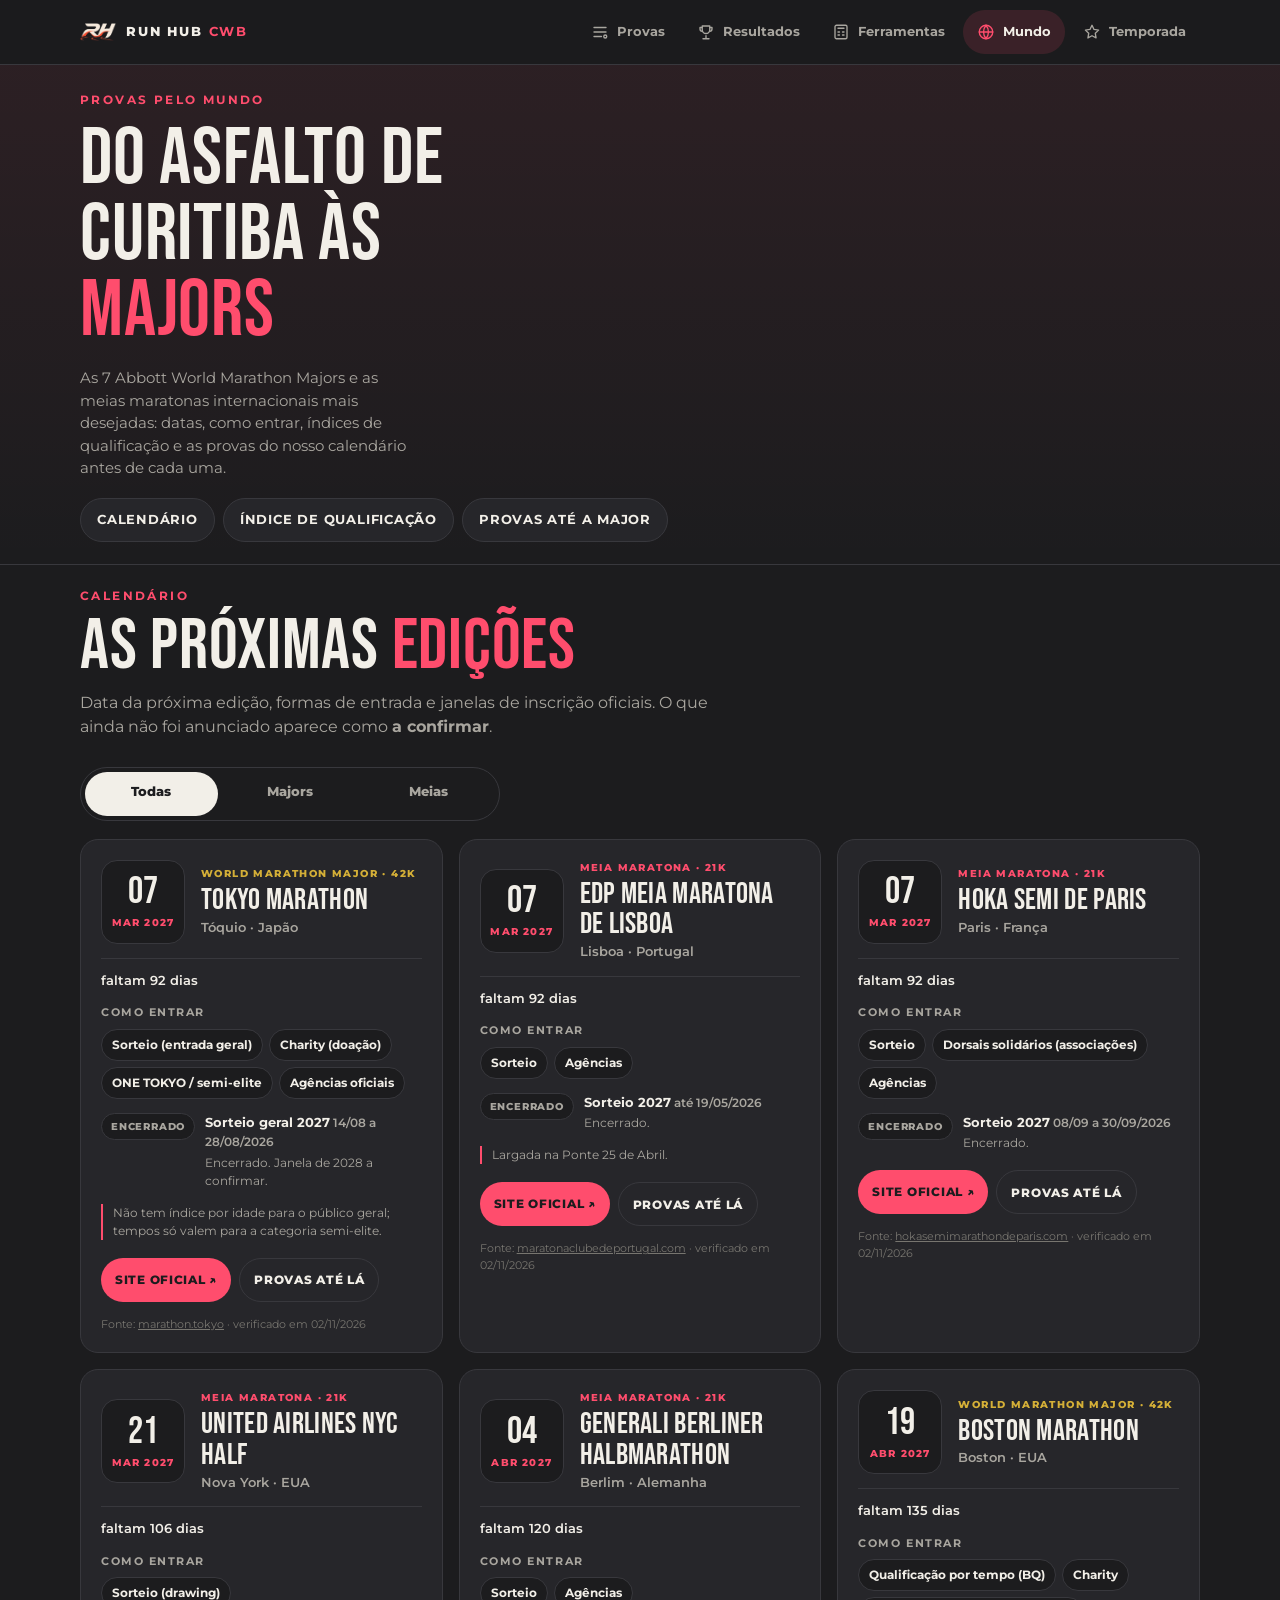
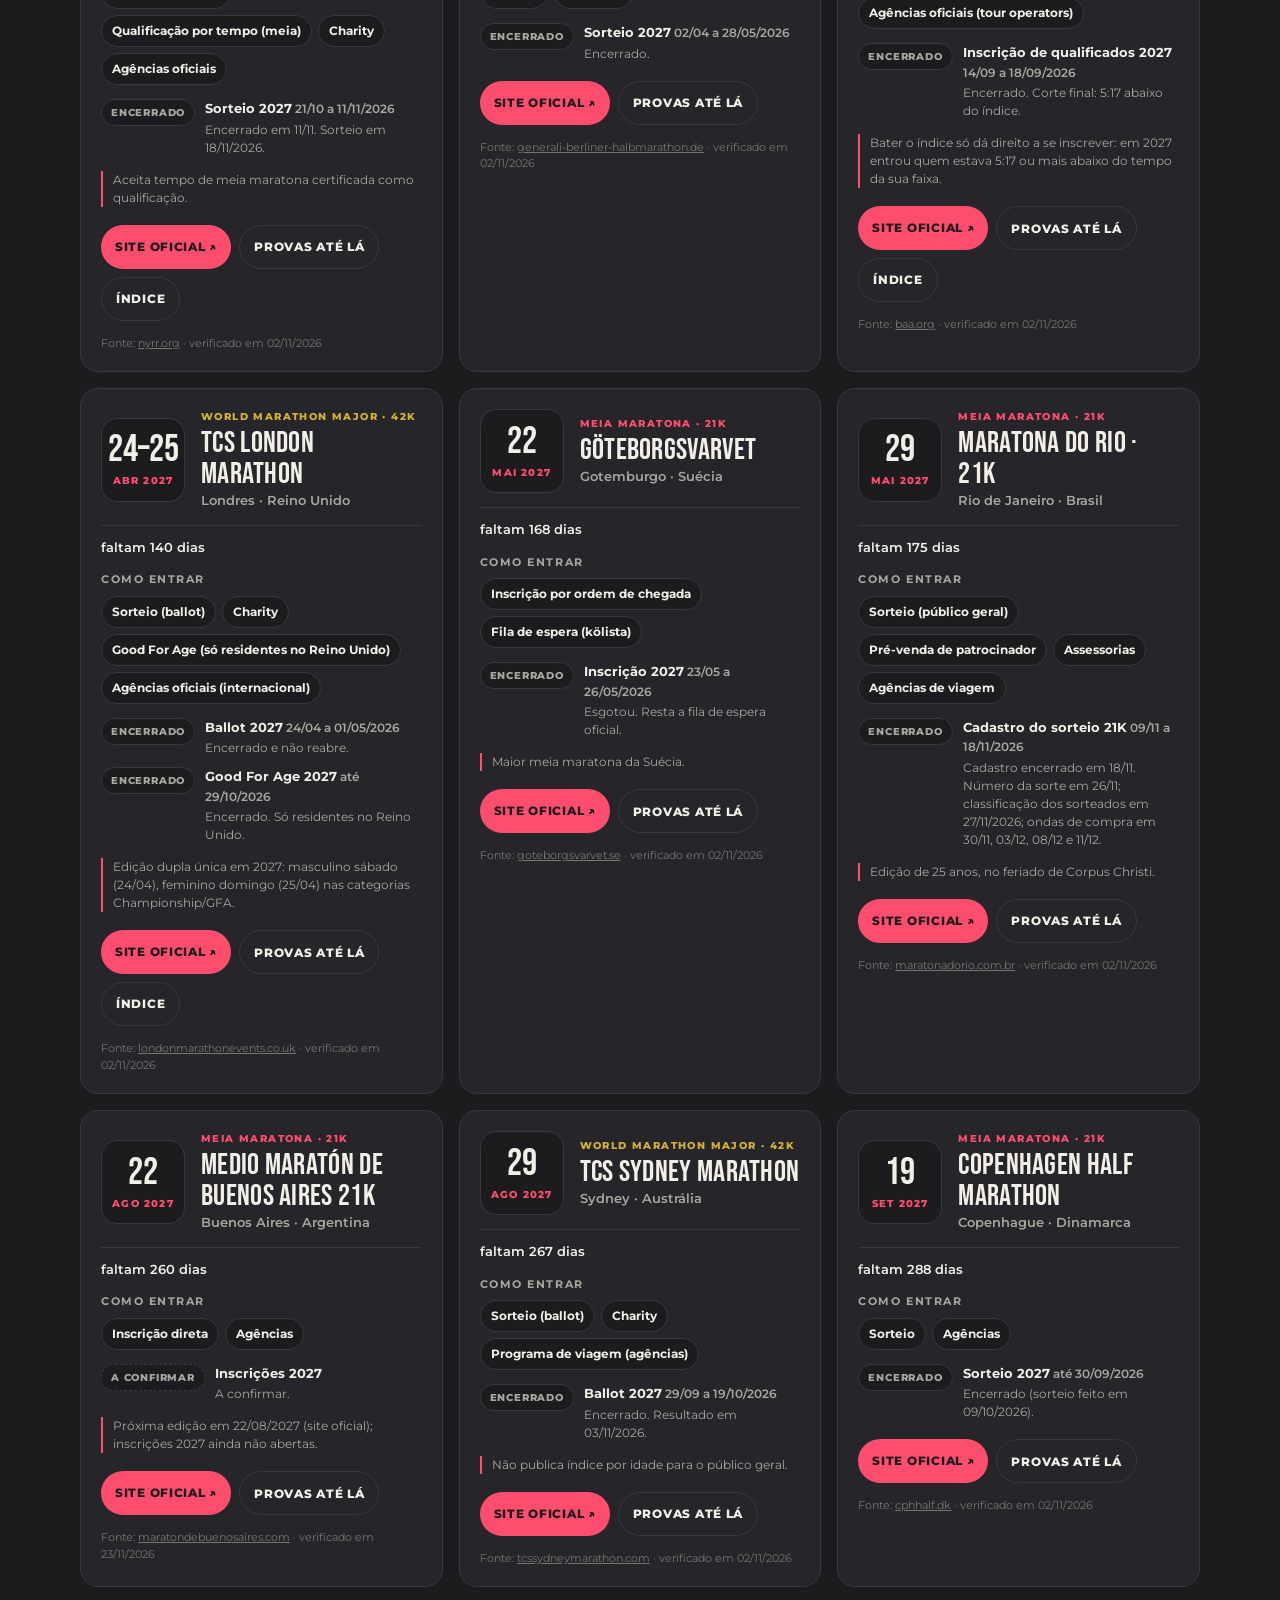
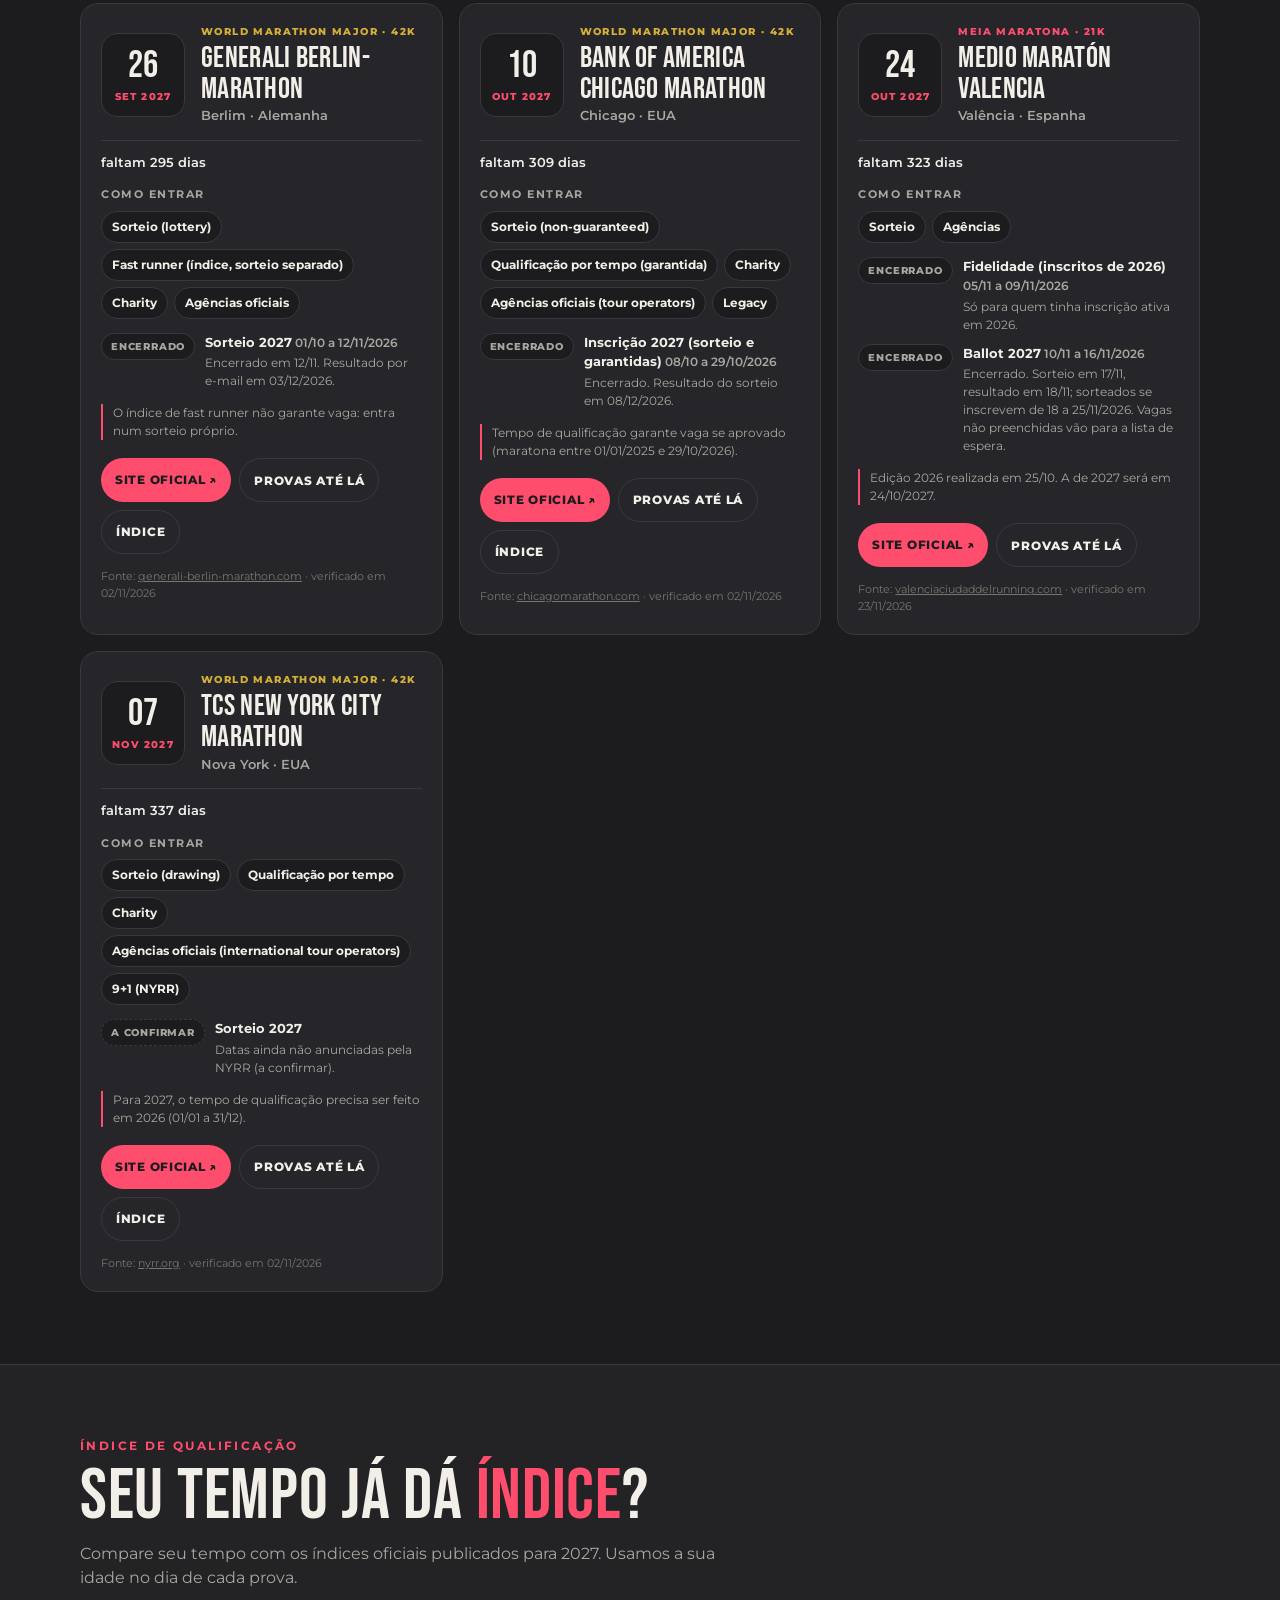
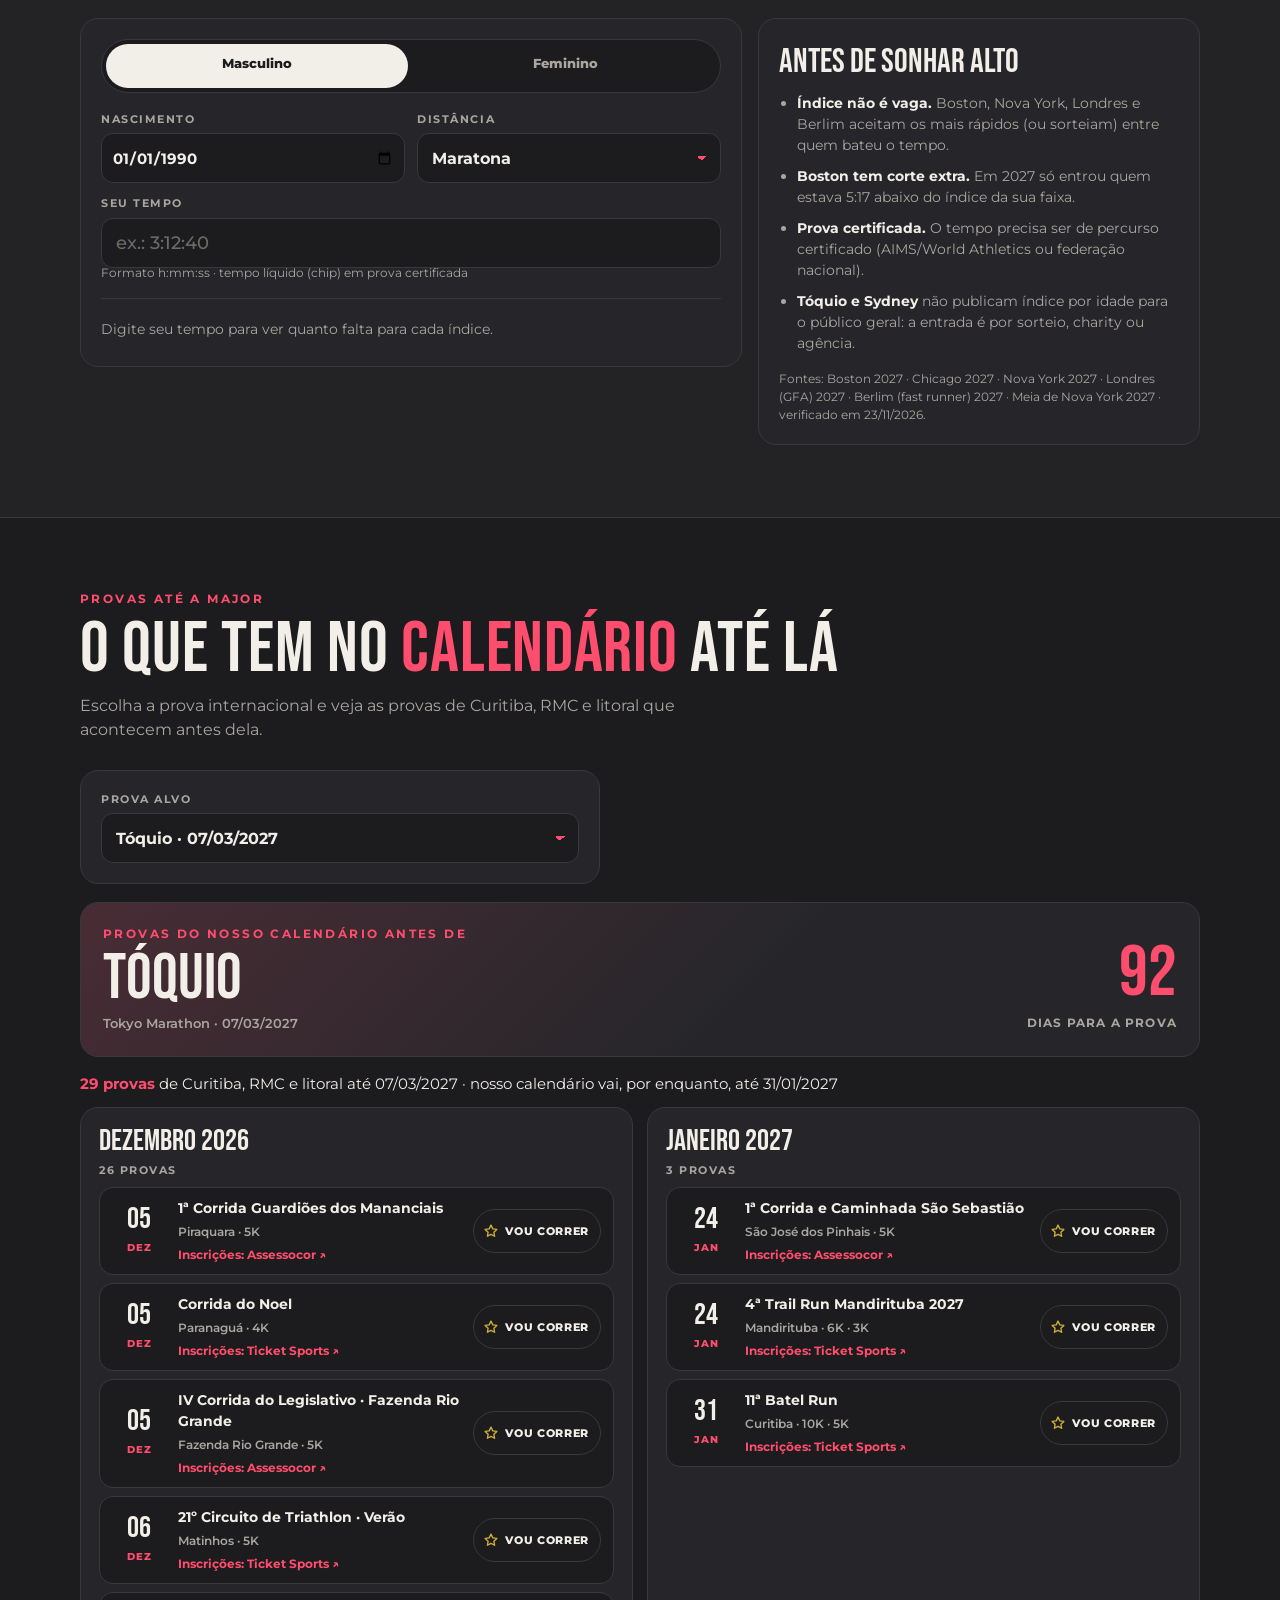
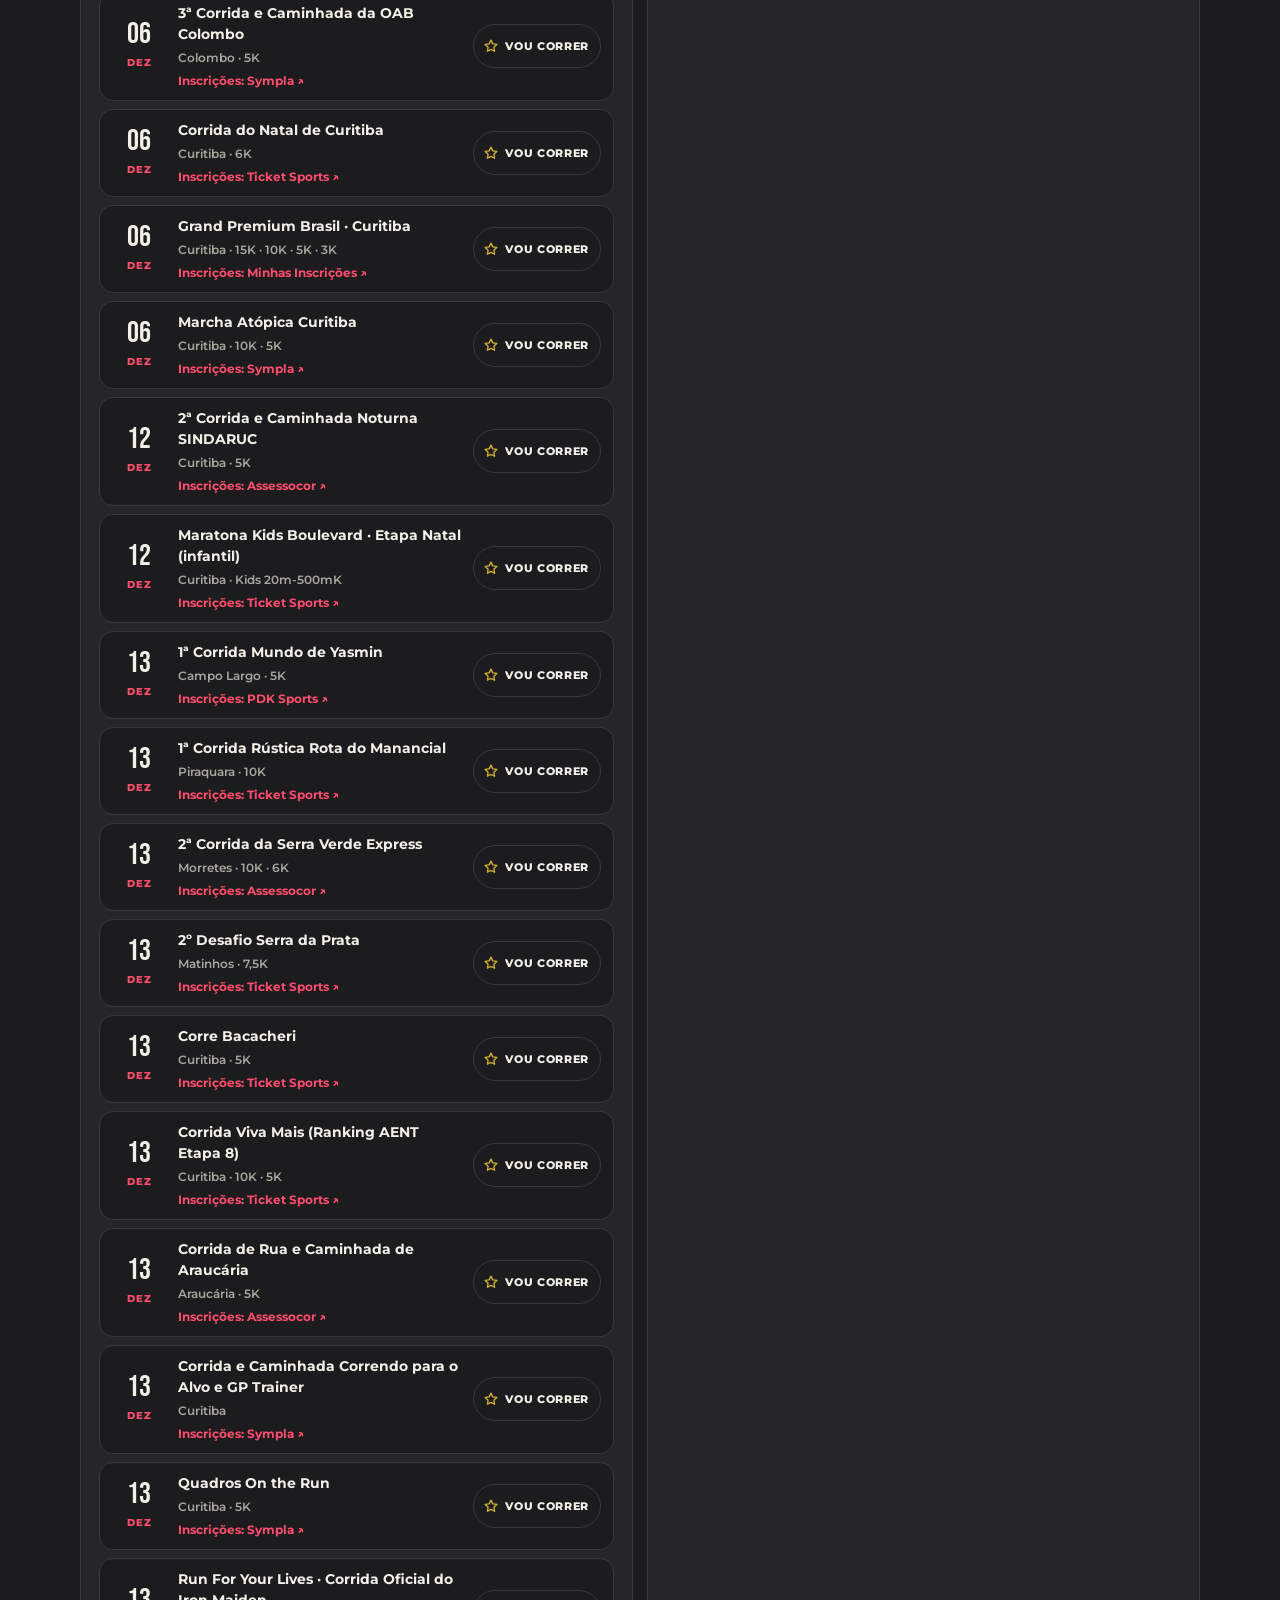
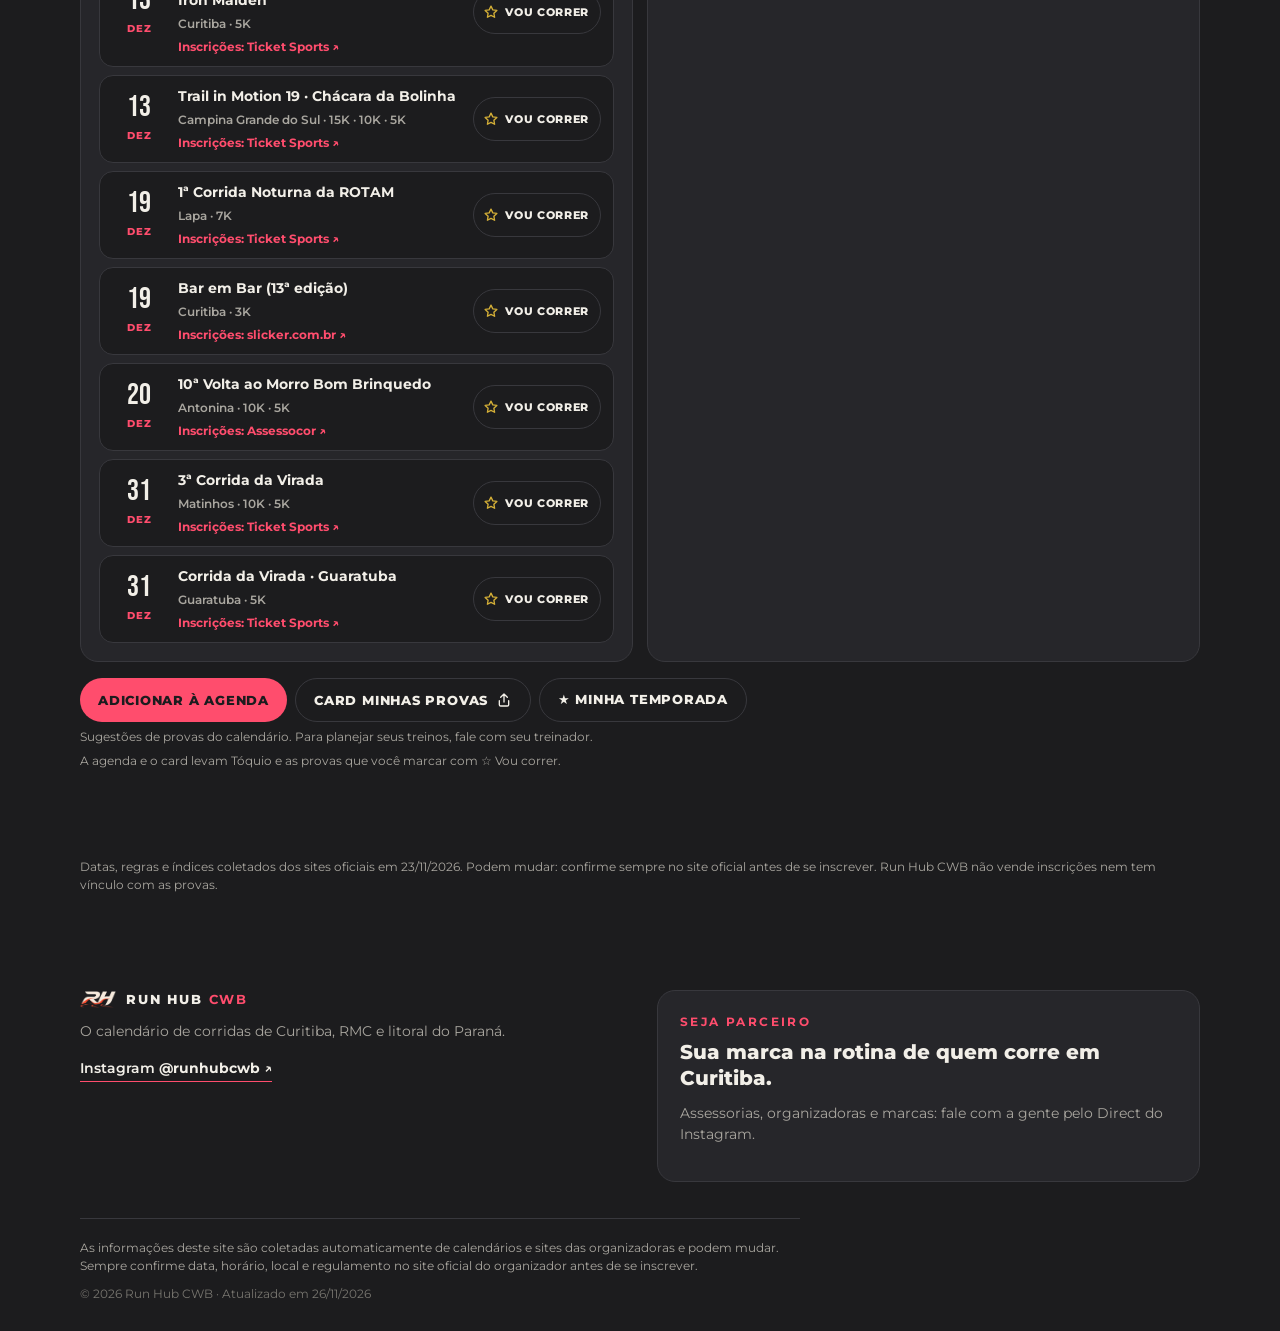
<file: mundo.html>
<!doctype html>
<html lang="pt-BR"><head>
<meta charset="utf-8"><meta name="viewport" content="width=device-width,initial-scale=1,viewport-fit=cover">
<title>Provas pelo mundo · Run Hub CWB</title>
<meta name="description" content="Majors e meias maratonas internacionais: datas, como entrar, índices de qualificação para Boston, Chicago, Nova York, Londres e Berlim e as provas de Curitiba antes de cada uma.">
<meta name="theme-color" content="#1C1C1E"><link rel="icon" href="img/favicon.png">
<link rel="preload" href="fonts/BebasNeue-Regular.ttf" as="font" crossorigin><link rel="stylesheet" href="css/style.css">
<script>!function(){var r={calculadora:"ferramentas.html#calculadora",monte:"ferramentas.html#monte",temporada:"temporada.html",podio:"resultados.html#podio"},h=location.hash.slice(1);if(/(^|\/)(index\.html)?$/.test(location.pathname)&&r[h])location.replace(r[h])}();</script>
</head><body data-tab="mundo">
<a class="skip" href="#conteudo">Pular para o conteúdo</a>
<header class="nav"><div class="wrap nav-in">
  <a class="brand" href="index.html"><img src="img/rh_logo.png" alt="" width="40" height="40"><span>RUN HUB <b>CWB</b></span></a>
  <nav class="hlinks" aria-label="Principal"><a class="hl" href="index.html"><svg viewBox="0 0 24 24" aria-hidden="true"><path d="M4 6h16M4 12h16M4 18h10"/><circle cx="19" cy="18" r="2"/></svg><span>Provas</span></a><a class="hl" href="resultados.html"><svg viewBox="0 0 24 24" aria-hidden="true"><path d="M8 21h8M12 17v4M7 4h10v5a5 5 0 0 1-10 0V4Z"/><path d="M17 6h3v2a3 3 0 0 1-3 3M7 6H4v2a3 3 0 0 0 3 3"/></svg><span>Resultados</span></a><a class="hl" href="ferramentas.html"><svg viewBox="0 0 24 24" aria-hidden="true"><rect x="4" y="3" width="16" height="18" rx="2"/><path d="M8 7h8M8 12h2M14 12h2M8 16h2M14 16h2"/></svg><span>Ferramentas</span></a><a class="hl" href="mundo.html" aria-current=page><svg viewBox="0 0 24 24" aria-hidden="true"><circle cx="12" cy="12" r="9"/><path d="M3 12h18M12 3a14 14 0 0 1 0 18M12 3a14 14 0 0 0 0 18"/></svg><span>Mundo</span></a><a class="hl" href="temporada.html"><svg viewBox="0 0 24 24" aria-hidden="true"><path d="m12 3 2.7 5.6 6.1.9-4.4 4.3 1 6.1L12 17l-5.4 2.9 1-6.1L3.2 9.5l6.1-.9Z"/></svg><span>Temporada</span><b class="badge" id="season-badge" hidden>0</b></a></nav>
</div></header>

<div id="conteudo"><header class="phead mu-head"><div class="wrap">
  <p class="eyebrow">Provas pelo mundo</p><h1>Do asfalto de Curitiba às <em>majors</em></h1>
  <p class="lead">As 7 Abbott World Marathon Majors e as meias maratonas internacionais mais desejadas: datas, como entrar, índices de qualificação e as provas do nosso calendário antes de cada uma.</p>
  <nav class="mu-jump" aria-label="Nesta página"><a href="#mu-cal">Calendário</a><a href="#mu-ind">Índice de qualificação</a><a href="#mu-path">Provas até a major</a></nav>
</div></header>
<main>
<section class="sec sec-tight" id="mu-cal"><div class="wrap">
  <div class="sec-h"><p class="eyebrow">Calendário</p><h2>As próximas <em>edições</em></h2><p class="sub">Data da próxima edição, formas de entrada e janelas de inscrição oficiais. O que ainda não foi anunciado aparece como <b>a confirmar</b>.</p></div>
  <div class="mu-filt seg" role="radiogroup" aria-label="Tipo de prova">
    <label><input type="radio" name="mu-t" value="all" checked><span>Todas</span></label>
    <label><input type="radio" name="mu-t" value="major"><span>Majors</span></label>
    <label><input type="radio" name="mu-t" value="meia"><span>Meias</span></label>
  </div>
  <div class="mu-grid" id="mu-list"></div>
</div></section>
<section class="sec sec-alt" id="mu-ind"><div class="wrap">
  <div class="sec-h"><p class="eyebrow">Índice de qualificação</p><h2>Seu tempo já dá <em>índice</em>?</h2><p class="sub">Compare seu tempo com os índices oficiais publicados para 2027. Usamos a sua idade no dia de cada prova.</p></div>
  <div class="calc-grid mu-ind-grid">
  <form class="panel" id="mu-form" autocomplete="off" onsubmit="return false">
    <div class="seg mu-seg2" role="radiogroup" aria-label="Categoria">
      <label><input type="radio" name="mu-g" value="M" checked><span>Masculino</span></label>
      <label><input type="radio" name="mu-g" value="F"><span>Feminino</span></label>
    </div>
    <div class="frow">
      <label class="fld"><span>Nascimento</span><input id="mu-nasc" type="date" min="1920-01-01" max="2010-12-31" value="1990-01-01"></label>
      <label class="fld"><span>Distância</span><select id="mu-dist"><option value="42K">Maratona</option><option value="21K">Meia</option></select></label>
    </div>
    <label class="fld"><span>Seu tempo</span><input id="mu-time" type="text" inputmode="text" placeholder="ex.: 3:12:40"></label>
    <p class="hint" id="mu-hint">Formato h:mm:ss · tempo líquido (chip) em prova certificada</p>
    <div id="mu-out" class="mu-out" aria-live="polite"><p class="c-empty">Digite seu tempo para ver quanto falta para cada índice.</p></div>
  </form>
  <aside class="panel mu-notes"><h3>Antes de sonhar alto</h3>
    <ul><li><b>Índice não é vaga.</b> Boston, Nova York, Londres e Berlim aceitam os mais rápidos (ou sorteiam) entre quem bateu o tempo.</li>
    <li><b>Boston tem corte extra.</b> Em 2027 só entrou quem estava 5:17 abaixo do índice da sua faixa.</li>
    <li><b>Prova certificada.</b> O tempo precisa ser de percurso certificado (AIMS/World Athletics ou federação nacional).</li>
    <li><b>Tóquio e Sydney</b> não publicam índice por idade para o público geral: a entrada é por sorteio, charity ou agência.</li></ul>
    <p class="pfonte" id="mu-src"></p></aside>
  </div>
</div></section>
<section class="sec" id="mu-path"><div class="wrap">
  <div class="sec-h"><p class="eyebrow">Provas até a major</p><h2>O que tem no <em>calendário</em> até lá</h2><p class="sub">Escolha a prova internacional e veja as provas de Curitiba, RMC e litoral que acontecem antes dela.</p></div>
  <div class="panel mu-pick"><label class="fld"><span>Prova alvo</span><select id="mu-alvo"></select></label></div>
  <div id="mu-plan" class="mu-plan" aria-live="polite"></div>
</div></section>
<script id="rh-mundo" type="application/json">{"atualizado_em": "2026-11-23", "criterio": "7 Abbott World Marathon Majors + 9 meias maratonas internacionais muito procuradas por brasileiros (Valência, Lisboa, Paris, Nova York, Berlim, Gotemburgo, Rio, Copenhague, Buenos Aires).", "provas": [{"id": "toquio", "nome": "Tokyo Marathon", "curto": "Tóquio", "tipo": "major", "cidade": "Tóquio", "pais": "Japão", "site": "https://www.marathon.tokyo/en/", "data": {"v": "2027-03-07", "fonte": "https://www.marathon.tokyo/en/about/outline/", "verificado_em": "2026-11-02"}, "entrada": ["Sorteio (entrada geral)", "Charity (doação)", "ONE TOKYO / semi-elite", "Agências oficiais"], "janelas": [{"rotulo": "Sorteio geral 2027", "inicio": "2026-08-14", "fim": "2026-08-28", "obs": "Encerrado. Janela de 2028 a confirmar.", "fonte": "https://www.marathon.tokyo/en/participants/", "verificado_em": "2026-11-02"}], "nota": "Não tem índice por idade para o público geral; tempos só valem para a categoria semi-elite."}, {"id": "boston", "nome": "Boston Marathon", "curto": "Boston", "tipo": "major", "cidade": "Boston", "pais": "EUA", "site": "https://www.baa.org/races/boston-marathon/", "data": {"v": "2027-04-19", "fonte": "https://www.baa.org/races/boston-marathon/qualify/", "verificado_em": "2026-11-02"}, "entrada": ["Qualificação por tempo (BQ)", "Charity", "Agências oficiais (tour operators)"], "janelas": [{"rotulo": "Inscrição de qualificados 2027", "inicio": "2026-09-14", "fim": "2026-09-18", "obs": "Encerrado. Corte final: 5:17 abaixo do índice.", "fonte": "https://www.baa.org/races/boston-marathon/qualify/", "verificado_em": "2026-11-02"}], "nota": "Bater o índice só dá direito a se inscrever: em 2027 entrou quem estava 5:17 ou mais abaixo do tempo da sua faixa."}, {"id": "londres", "nome": "TCS London Marathon", "curto": "Londres", "tipo": "major", "cidade": "Londres", "pais": "Reino Unido", "site": "https://www.londonmarathonevents.co.uk/london-marathon", "data": {"v": "2027-04-24", "fonte": "https://www.londonmarathonevents.co.uk/london-marathon/2027-tcs-london-marathon-double-faqs", "verificado_em": "2026-11-02"}, "data2": {"v": "2027-04-25", "fonte": "https://www.londonmarathonevents.co.uk/london-marathon/2027-tcs-london-marathon-double-faqs", "verificado_em": "2026-11-02"}, "entrada": ["Sorteio (ballot)", "Charity", "Good For Age (só residentes no Reino Unido)", "Agências oficiais (internacional)"], "janelas": [{"rotulo": "Ballot 2027", "inicio": "2026-04-24", "fim": "2026-05-01", "obs": "Encerrado e não reabre.", "fonte": "https://www.londonmarathonevents.co.uk/london-marathon/2027-tcs-london-marathon-double-faqs", "verificado_em": "2026-11-02"}, {"rotulo": "Good For Age 2027", "inicio": "", "fim": "2026-10-29", "obs": "Encerrado. Só residentes no Reino Unido.", "fonte": "https://www.londonmarathonevents.co.uk/london-marathon/good-age-entry", "verificado_em": "2026-11-02"}], "nota": "Edição dupla única em 2027: masculino sábado (24/04), feminino domingo (25/04) nas categorias Championship/GFA."}, {"id": "sydney", "nome": "TCS Sydney Marathon", "curto": "Sydney", "tipo": "major", "cidade": "Sydney", "pais": "Austrália", "site": "https://www.tcssydneymarathon.com/marathon", "data": {"v": "2027-08-29", "fonte": "https://www.tcssydneymarathon.com/sign-up", "verificado_em": "2026-11-02"}, "entrada": ["Sorteio (ballot)", "Charity", "Programa de viagem (agências)"], "janelas": [{"rotulo": "Ballot 2027", "inicio": "2026-09-29", "fim": "2026-10-19", "obs": "Encerrado. Resultado em 03/11/2026.", "fonte": "https://www.tcssydneymarathon.com/sign-up", "verificado_em": "2026-11-02"}], "nota": "Não publica índice por idade para o público geral."}, {"id": "berlim", "nome": "Generali Berlin-Marathon", "curto": "Berlim", "tipo": "major", "cidade": "Berlim", "pais": "Alemanha", "site": "https://www.generali-berlin-marathon.com/en/", "data": {"v": "2027-09-26", "fonte": "https://www.generali-berlin-marathon.com/en/registration/run", "verificado_em": "2026-11-02"}, "entrada": ["Sorteio (lottery)", "Fast runner (índice, sorteio separado)", "Charity", "Agências oficiais"], "janelas": [{"rotulo": "Sorteio 2027", "inicio": "2026-10-01", "fim": "2026-11-12", "obs": "Encerrado em 12/11. Resultado por e-mail em 03/12/2026.", "fonte": "https://www.generali-berlin-marathon.com/en/registration/run", "verificado_em": "2026-11-23"}], "nota": "O índice de fast runner não garante vaga: entra num sorteio próprio."}, {"id": "chicago", "nome": "Bank of America Chicago Marathon", "curto": "Chicago", "tipo": "major", "cidade": "Chicago", "pais": "EUA", "site": "https://www.chicagomarathon.com/", "data": {"v": "2027-10-10", "fonte": "https://www.chicagomarathon.com/apply/", "verificado_em": "2026-11-02"}, "entrada": ["Sorteio (non-guaranteed)", "Qualificação por tempo (garantida)", "Charity", "Agências oficiais (tour operators)", "Legacy"], "janelas": [{"rotulo": "Inscrição 2027 (sorteio e garantidas)", "inicio": "2026-10-08", "fim": "2026-10-29", "obs": "Encerrado. Resultado do sorteio em 08/12/2026.", "fonte": "https://www.chicagomarathon.com/apply/", "verificado_em": "2026-11-02"}], "nota": "Tempo de qualificação garante vaga se aprovado (maratona entre 01/01/2025 e 29/10/2026)."}, {"id": "novayork", "nome": "TCS New York City Marathon", "curto": "Nova York", "tipo": "major", "cidade": "Nova York", "pais": "EUA", "site": "https://www.nyrr.org/tcsnycmarathon", "data": {"v": "2026-11-01", "fonte": "https://www.nyrr.org/tcsnycmarathon", "verificado_em": "2026-11-02"}, "prox": {"v": "2027-11-07", "fonte": "https://www.nyrr.org/tcsnycmarathon/runners/entry/2027", "verificado_em": "2026-11-02"}, "entrada": ["Sorteio (drawing)", "Qualificação por tempo", "Charity", "Agências oficiais (international tour operators)", "9+1 (NYRR)"], "janelas": [{"rotulo": "Sorteio 2027", "inicio": "", "fim": "", "obs": "Datas ainda não anunciadas pela NYRR (a confirmar).", "fonte": "https://www.nyrr.org/tcsnycmarathon/runners/entry/2027", "verificado_em": "2026-11-23"}], "nota": "Para 2027, o tempo de qualificação precisa ser feito em 2026 (01/01 a 31/12)."}, {"id": "valencia-meia", "nome": "Medio Maratón Valencia", "curto": "Meia de Valência", "tipo": "meia", "cidade": "Valência", "pais": "Espanha", "site": "https://www.valenciaciudaddelrunning.com/medio/", "data": {"v": "2026-10-25", "fonte": "https://www.valenciaciudaddelrunning.com/medio/reglamento-medio-maraton-valencia/", "verificado_em": "2026-11-02"}, "prox": {"v": "2027-10-24", "fonte": "https://www.valenciaciudaddelrunning.com/medio/inscripciones-medio-maraton-valencia/", "verificado_em": "2026-11-23"}, "entrada": ["Sorteio", "Agências"], "janelas": [{"rotulo": "Fidelidade (inscritos de 2026)", "inicio": "2026-11-05", "fim": "2026-11-09", "obs": "Só para quem tinha inscrição ativa em 2026.", "fonte": "https://www.valenciaciudaddelrunning.com/medio/inscripciones-medio-maraton-valencia/", "verificado_em": "2026-11-02"}, {"rotulo": "Ballot 2027", "inicio": "2026-11-10", "fim": "2026-11-16", "obs": "Encerrado. Sorteio em 17/11, resultado em 18/11; sorteados se inscrevem de 18 a 25/11/2026. Vagas não preenchidas vão para a lista de espera.", "fonte": "https://www.valenciaciudaddelrunning.com/medio/inscripciones-medio-maraton-valencia/", "verificado_em": "2026-11-23"}], "nota": "Edição 2026 realizada em 25/10. A de 2027 será em 24/10/2027."}, {"id": "lisboa-meia", "nome": "EDP Meia Maratona de Lisboa", "curto": "Meia de Lisboa", "tipo": "meia", "cidade": "Lisboa", "pais": "Portugal", "site": "https://maratonaclubedeportugal.com/corrida-marco/edp-meia-maratona-de-lisboa/", "data": {"v": "2027-03-07", "fonte": "https://maratonaclubedeportugal.com/corrida-marco/edp-meia-maratona-de-lisboa/", "verificado_em": "2026-11-02"}, "entrada": ["Sorteio", "Agências"], "janelas": [{"rotulo": "Sorteio 2027", "inicio": "", "fim": "2026-05-19", "obs": "Encerrado.", "fonte": "https://aims-worldrunning.org/pt/articles/3025-registration-ballot-for-edp-lisbon-half-marathon-open.html", "verificado_em": "2026-11-02"}], "nota": "Largada na Ponte 25 de Abril."}, {"id": "paris-meia", "nome": "HOKA Semi de Paris", "curto": "Meia de Paris", "tipo": "meia", "cidade": "Paris", "pais": "França", "site": "https://www.hokasemimarathondeparis.com/fr", "data": {"v": "2027-03-07", "fonte": "https://www.hokasemimarathondeparis.com/fr", "verificado_em": "2026-11-02"}, "entrada": ["Sorteio", "Dorsais solidários (associações)", "Agências"], "janelas": [{"rotulo": "Sorteio 2027", "inicio": "2026-09-08", "fim": "2026-09-30", "obs": "Encerrado.", "fonte": "https://www.hokasemimarathondeparis.com/fr/faq", "verificado_em": "2026-11-02"}], "nota": ""}, {"id": "nyc-meia", "nome": "United Airlines NYC Half", "curto": "Meia de Nova York", "tipo": "meia", "cidade": "Nova York", "pais": "EUA", "site": "https://www.nyrr.org/run/guaranteed-entry/united-airlines-nyc-half/", "data": {"v": "2027-03-21", "fonte": "https://www.nyrr.org/run/guaranteed-entry/united-airlines-nyc-half/", "verificado_em": "2026-11-02"}, "entrada": ["Sorteio (drawing)", "Qualificação por tempo (meia)", "Charity", "Agências oficiais"], "janelas": [{"rotulo": "Sorteio 2027", "inicio": "2026-10-21", "fim": "2026-11-11", "obs": "Encerrado em 11/11. Sorteio em 18/11/2026.", "fonte": "https://www.nyrr.org/run/guaranteed-entry/united-airlines-nyc-half/", "verificado_em": "2026-11-23"}], "nota": "Aceita tempo de meia maratona certificada como qualificação."}, {"id": "berlim-meia", "nome": "Generali Berliner Halbmarathon", "curto": "Meia de Berlim", "tipo": "meia", "cidade": "Berlim", "pais": "Alemanha", "site": "https://www.generali-berliner-halbmarathon.de/en/", "data": {"v": "2027-04-04", "fonte": "https://www.generali-berliner-halbmarathon.de/en/registration/registration-information", "verificado_em": "2026-11-02"}, "entrada": ["Sorteio", "Agências"], "janelas": [{"rotulo": "Sorteio 2027", "inicio": "2026-04-02", "fim": "2026-05-28", "obs": "Encerrado.", "fonte": "https://www.generali-berliner-halbmarathon.de/en/registration/registration-information", "verificado_em": "2026-11-02"}], "nota": ""}, {"id": "goteborg-meia", "nome": "Göteborgsvarvet", "curto": "Göteborgsvarvet", "tipo": "meia", "cidade": "Gotemburgo", "pais": "Suécia", "site": "https://www.goteborgsvarvet.se/", "data": {"v": "2027-05-22", "fonte": "https://www.goteborgsvarvet.se/faq/datum-for-goteborgsvarvet-2027", "verificado_em": "2026-11-02"}, "entrada": ["Inscrição por ordem de chegada", "Fila de espera (kölista)"], "janelas": [{"rotulo": "Inscrição 2027", "inicio": "2026-05-23", "fim": "2026-05-26", "obs": "Esgotou. Resta a fila de espera oficial.", "fonte": "https://www.goteborgsvarvet.se/startlista-resultat/anmalan-2", "verificado_em": "2026-11-02"}], "nota": "Maior meia maratona da Suécia."}, {"id": "rio-meia", "nome": "Maratona do Rio · 21K", "curto": "Meia do Rio", "tipo": "meia", "cidade": "Rio de Janeiro", "pais": "Brasil", "site": "https://www.maratonadorio.com.br/pt/corrida/21k-2027", "data": {"v": "2027-05-29", "fonte": "https://www.maratonadorio.com.br/upload/MR_Manual%20de%20Inscri%C3%A7%C3%B5es_2027_300926.pdf", "verificado_em": "2026-11-02"}, "entrada": ["Sorteio (público geral)", "Pré-venda de patrocinador", "Assessorias", "Agências de viagem"], "janelas": [{"rotulo": "Cadastro do sorteio 21K", "inicio": "2026-11-09", "fim": "2026-11-18", "obs": "Cadastro encerrado em 18/11. Número da sorte em 26/11; classificação dos sorteados em 27/11/2026; ondas de compra em 30/11, 03/12, 08/12 e 11/12.", "fonte": "https://www.maratonadorio.com.br/pt/corrida/21k-2027", "verificado_em": "2026-11-23"}], "nota": "Edição de 25 anos, no feriado de Corpus Christi."}, {"id": "copenhague-meia", "nome": "Copenhagen Half Marathon", "curto": "Meia de Copenhague", "tipo": "meia", "cidade": "Copenhague", "pais": "Dinamarca", "site": "https://cphhalf.dk/en/", "data": {"v": "2027-09-19", "fonte": "https://cphhalf.dk/en/participate/", "verificado_em": "2026-11-02"}, "entrada": ["Sorteio", "Agências"], "janelas": [{"rotulo": "Sorteio 2027", "inicio": "", "fim": "2026-09-30", "obs": "Encerrado (sorteio feito em 09/10/2026).", "fonte": "https://cphhalf.dk/lotteri/", "verificado_em": "2026-11-02"}], "nota": ""}, {"id": "buenosaires-meia", "nome": "Medio Maratón de Buenos Aires 21K", "curto": "Meia de Buenos Aires", "tipo": "meia", "cidade": "Buenos Aires", "pais": "Argentina", "site": "https://www.maratondebuenosaires.com/medio-maraton-de-buenos-aires-21k.html", "data": {"v": "2027-08-22", "fonte": "https://www.maratondebuenosaires.com/medio-maraton-de-buenos-aires-21k.html", "verificado_em": "2026-11-23"}, "entrada": ["Inscrição direta", "Agências"], "janelas": [{"rotulo": "Inscrições 2027", "inicio": "", "fim": "", "obs": "A confirmar.", "fonte": "https://www.maratondebuenosaires.com/medio-maraton-de-buenos-aires-21k.html", "verificado_em": "2026-11-02"}], "nota": "Próxima edição em 22/08/2027 (site oficial); inscrições 2027 ainda não abertas."}], "indices": {"boston": {"nome": "Boston", "prova": "boston", "ano": 2027, "tipo": "idade", "fonte": "https://www.baa.org/races/boston-marathon/qualify/", "verificado_em": "2026-11-02", "dist": "42K", "regra": "até", "corte_2027": 317, "obs": "Tempo líquido (chip) em maratona certificada, a partir de 13/09/2025. Idade no dia da prova (19/04/2027).", "t": [{"de": 18, "ate": 34, "M": "2:55:00", "F": "3:25:00"}, {"de": 35, "ate": 39, "M": "3:00:00", "F": "3:30:00"}, {"de": 40, "ate": 44, "M": "3:05:00", "F": "3:35:00"}, {"de": 45, "ate": 49, "M": "3:15:00", "F": "3:45:00"}, {"de": 50, "ate": 54, "M": "3:20:00", "F": "3:50:00"}, {"de": 55, "ate": 59, "M": "3:30:00", "F": "4:00:00"}, {"de": 60, "ate": 64, "M": "3:50:00", "F": "4:20:00"}, {"de": 65, "ate": 69, "M": "4:05:00", "F": "4:35:00"}, {"de": 70, "ate": 74, "M": "4:20:00", "F": "4:50:00"}, {"de": 75, "ate": 79, "M": "4:35:00", "F": "5:05:00"}, {"de": 80, "ate": 120, "M": "4:50:00", "F": "5:20:00"}]}, "chicago": {"nome": "Chicago", "prova": "chicago", "ano": 2027, "tipo": "idade", "fonte": "https://www.chicagomarathon.com/apply/", "verificado_em": "2026-11-02", "dist": "42K", "regra": "até", "obs": "Maratona certificada entre 01/01/2025 e 29/10/2026. Idade no dia da prova (10/10/2027).", "t": [{"de": 16, "ate": 34, "M": "2:50:00", "F": "3:20:00"}, {"de": 35, "ate": 39, "M": "2:55:00", "F": "3:25:00"}, {"de": 40, "ate": 44, "M": "3:00:00", "F": "3:30:00"}, {"de": 45, "ate": 49, "M": "3:10:00", "F": "3:40:00"}, {"de": 50, "ate": 54, "M": "3:15:00", "F": "3:50:00"}, {"de": 55, "ate": 59, "M": "3:25:00", "F": "3:55:00"}, {"de": 60, "ate": 64, "M": "3:40:00", "F": "4:15:00"}, {"de": 65, "ate": 69, "M": "3:55:00", "F": "4:30:00"}, {"de": 70, "ate": 74, "M": "4:15:00", "F": "4:45:00"}, {"de": 75, "ate": 79, "M": "4:30:00", "F": "5:00:00"}, {"de": 80, "ate": 120, "M": "4:50:00", "F": "5:20:00"}]}, "novayork": {"nome": "Nova York", "prova": "novayork", "ano": 2027, "tipo": "idade", "fonte": "https://www.nyrr.org/tcsnycmarathon/runners/marathon-time-qualifiers", "verificado_em": "2026-11-02", "dist": "42K", "regra": "até", "obs": "Fora das provas da NYRR, só vale maratona completa certificada, feita em 2026. Não garante vaga: entram os mais rápidos de cada faixa.", "t": [{"de": 18, "ate": 34, "M": "2:53:00", "F": "3:13:00"}, {"de": 35, "ate": 39, "M": "2:55:00", "F": "3:15:00"}, {"de": 40, "ate": 44, "M": "2:58:00", "F": "3:26:00"}, {"de": 45, "ate": 49, "M": "3:05:00", "F": "3:38:00"}, {"de": 50, "ate": 54, "M": "3:14:00", "F": "3:51:00"}, {"de": 55, "ate": 59, "M": "3:23:00", "F": "4:10:00"}, {"de": 60, "ate": 64, "M": "3:34:00", "F": "4:27:00"}, {"de": 65, "ate": 69, "M": "3:45:00", "F": "4:50:00"}, {"de": 70, "ate": 74, "M": "4:10:00", "F": "5:30:00"}, {"de": 75, "ate": 79, "M": "4:30:00", "F": "6:00:00"}, {"de": 80, "ate": 120, "M": "4:55:00", "F": "6:35:00"}]}, "londres": {"nome": "Londres (GFA)", "prova": "londres", "ano": 2027, "tipo": "idade", "fonte": "https://www.londonmarathonevents.co.uk/london-marathon/good-age-entry", "verificado_em": "2026-11-02", "dist": "42K", "regra": "abaixo", "so_uk": true, "obs": "Good For Age é só para residentes no Reino Unido. Janela de qualificação 2027: 01/10/2025 a 30/09/2026.", "t": [{"de": 18, "ate": 39, "M": "2:52:00", "F": "3:38:00"}, {"de": 40, "ate": 44, "M": "2:57:00", "F": "3:43:00"}, {"de": 45, "ate": 49, "M": "3:02:00", "F": "3:46:00"}, {"de": 50, "ate": 54, "M": "3:07:00", "F": "3:53:00"}, {"de": 55, "ate": 59, "M": "3:12:00", "F": "3:58:00"}, {"de": 60, "ate": 64, "M": "3:34:00", "F": "4:23:00"}, {"de": 65, "ate": 69, "M": "3:52:00", "F": "4:53:00"}, {"de": 70, "ate": 74, "M": "4:52:00", "F": "5:53:00"}, {"de": 75, "ate": 79, "M": "5:07:00", "F": "6:13:00"}, {"de": 80, "ate": 84, "M": "5:27:00", "F": "6:38:00"}, {"de": 85, "ate": 89, "M": "6:10:00", "F": "7:10:00"}, {"de": 90, "ate": 120, "M": "7:20:00", "F": "7:45:00"}]}, "berlim": {"nome": "Berlim (fast runner)", "prova": "berlim", "ano": 2027, "tipo": "nascimento", "fonte": "https://www.generali-berlin-marathon.com/en/registration/run", "verificado_em": "2026-11-02", "dist": "42K", "regra": "até", "obs": "Pelo ano de nascimento. Maratona de 2025 ou 2026. Dá acesso a um sorteio separado, não a vaga garantida.", "t": [{"de": 1983, "ate": 2009, "M": "2:45:00", "F": "3:10:00"}, {"de": 1968, "ate": 1982, "M": "2:55:00", "F": "3:30:00"}, {"de": 1900, "ate": 1967, "M": "3:25:00", "F": "4:20:00"}]}, "nycmeia": {"nome": "Meia de Nova York", "prova": "nyc-meia", "ano": 2027, "tipo": "idade", "fonte": "https://www.nyrr.org/run/guidelines-and-procedures/policies-rules-and-regulations/time-qualifiers-for-nyrr-marquee-races", "verificado_em": "2026-11-02", "dist": "21K", "regra": "até", "obs": "Meia maratona certificada nos 12 meses antes da abertura da inscrição. Não garante vaga: entram os mais rápidos de cada faixa.", "t": [{"de": 18, "ate": 34, "M": "1:21:00", "F": "1:32:00"}, {"de": 35, "ate": 39, "M": "1:23:00", "F": "1:34:00"}, {"de": 40, "ate": 44, "M": "1:25:00", "F": "1:37:00"}, {"de": 45, "ate": 49, "M": "1:28:00", "F": "1:42:00"}, {"de": 50, "ate": 54, "M": "1:32:00", "F": "1:49:00"}, {"de": 55, "ate": 59, "M": "1:36:00", "F": "1:54:00"}, {"de": 60, "ate": 64, "M": "1:41:00", "F": "2:02:00"}, {"de": 65, "ate": 69, "M": "1:46:00", "F": "2:12:00"}, {"de": 70, "ate": 74, "M": "1:57:00", "F": "2:27:00"}, {"de": 75, "ate": 79, "M": "2:07:00", "F": "2:40:00"}, {"de": 80, "ate": 120, "M": "2:15:00", "F": "2:50:00"}]}}, "sem_indice": {"toquio": "Tóquio não publica índice por idade para o público geral (só semi-elite).", "sydney": "Sydney não publica índice por idade para o público geral."}}</script>
<script id="rh-races" type="application/json">[{"id": "2026-11-28-braves-mud-race-obstaculos", "n": "Braves Mud Race (obstáculos)", "d": "2026-11-28", "c": "São José dos Pinhais", "reg": "rmc", "lat": -25.5302, "lon": -49.20836, "dist": ["8K", "6K"], "st": null, "loc": "R. Maria da Luz Costa, 210, Contenda, São José dos Pinhais - PR", "noct": "", "trail": "“Mud” no nome da prova", "prazo": "", "enc": true, "url": "https://www.gopanda.com.br/tickets/desafio-braves-novembro-2026", "of": true, "lbl": "GoPanda", "novo": false}, {"id": "2026-11-28-circuito-17o-bpm-etapa-fazenda-rio-grande", "n": "Circuito 17º BPM · Etapa Fazenda Rio Grande", "d": "2026-11-28", "c": "Fazenda Rio Grande", "reg": "rmc", "lat": -25.66278, "lon": -49.30722, "dist": ["5K"], "st": null, "loc": "Praça Brasil (R. Macedônia, Nações), Fazenda Rio Grande - PR", "noct": "", "trail": "", "prazo": "", "enc": true, "url": "https://app.assessocor.online/evento/circuito-17o-bpm-de-corridas-de-rua/938", "of": true, "lbl": "Assessocor", "novo": false}, {"id": "2026-11-29-circuito-das-estacoes-verao", "n": "Circuito das Estações · Verão", "d": "2026-11-29", "c": "Curitiba", "reg": "curitiba", "lat": -25.42778, "lon": -49.27306, "dist": ["10K", "5K"], "st": null, "loc": "Curitiba - PR", "noct": "", "trail": "", "prazo": "", "enc": false, "url": "https://www.circuitodasestacoes.com.br/curitiba/verao/", "of": true, "lbl": "site oficial da prova", "novo": false}, {"id": "2026-11-29-health-care-run", "n": "Health Care Run", "d": "2026-11-29", "c": "São José dos Pinhais", "reg": "rmc", "lat": -25.5302, "lon": -49.20836, "dist": ["5K"], "st": null, "loc": "Fábrica da Volkswagen (R. Antônio Singer, 6751, Campo Largo da Roseira), São José dos Pinhais - PR", "noct": "", "trail": "", "prazo": "", "enc": false, "url": "https://gominhasinscricoes.com.br/evento/health-care-run-sao-jose-dos-pinhais", "of": true, "lbl": "Minhas Inscrições", "novo": true}, {"id": "2026-11-29-toda-joana-run", "n": "TODA JOANA RUN", "d": "2026-11-29", "c": "Curitiba", "reg": "curitiba", "lat": -25.42778, "lon": -49.27306, "dist": [], "st": null, "loc": "Parque São Lourenço, Curitiba - PR", "noct": "", "trail": "", "prazo": "", "enc": false, "url": "https://www.sympla.com.br/evento/toda-joana-run/3641073", "of": true, "lbl": "Sympla", "novo": false}, {"id": "2026-11-29-track-field-run-series-aeroporto-curitiba", "n": "Track&Field Run Series · Aeroporto Curitiba", "d": "2026-11-29", "c": "São José dos Pinhais", "reg": "rmc", "lat": -25.5302, "lon": -49.20836, "dist": ["10K", "5K"], "st": null, "loc": "Aeroporto de Curitiba (área restrita, Motiva Aeroportos), São José dos Pinhais - PR", "noct": "", "trail": "", "prazo": "", "enc": false, "url": "https://www.tfsports.com.br/run-series/motiva-aeroportos-curitiba-2026/", "of": true, "lbl": "TF Sports", "novo": false}, {"id": "2026-12-05-1a-corrida-guardioes-dos-mananciais", "n": "1ª Corrida Guardiões dos Mananciais", "d": "2026-12-05", "c": "Piraquara", "reg": "rmc", "lat": -25.44227, "lon": -49.06795, "dist": ["5K"], "st": null, "loc": "29º Batalhão de Polícia Militar, Piraquara - PR", "noct": "", "trail": "", "prazo": "2026-11-29", "enc": false, "url": "https://app.assessocor.online/evento/corrida-do-29o-bpm-piraquara/913", "of": true, "lbl": "Assessocor", "novo": false}, {"id": "2026-12-05-corrida-do-noel", "n": "Corrida do Noel", "d": "2026-12-05", "c": "Paranaguá", "reg": "litoral", "lat": -25.51626, "lon": -48.52537, "dist": ["4K"], "st": null, "loc": "Paranaguá - PR", "noct": "", "trail": "", "prazo": "2026-11-29", "enc": false, "url": "https://www.ticketsports.com.br/e/e-86878", "of": true, "lbl": "Ticket Sports", "novo": false}, {"id": "2026-12-05-iv-corrida-do-legislativo-fazenda-rio-grande", "n": "IV Corrida do Legislativo · Fazenda Rio Grande", "d": "2026-12-05", "c": "Fazenda Rio Grande", "reg": "rmc", "lat": -25.66278, "lon": -49.30722, "dist": ["5K"], "st": null, "loc": "Câmara Municipal de Fazenda Rio Grande (R. Farid Stephens, 179), Fazenda Rio Grande - PR", "noct": "", "trail": "", "prazo": "", "enc": true, "url": "https://app.assessocor.online/evento/corrida-do-legislativo---fazenda-rio-grande/948", "of": true, "lbl": "Assessocor", "novo": true}, {"id": "2026-12-06-21o-circuito-de-triathlon-verao", "n": "21º Circuito de Triathlon · Verão", "d": "2026-12-06", "c": "Matinhos", "reg": "litoral", "lat": -25.83219, "lon": -48.53966, "dist": ["5K"], "st": null, "loc": "Praia Mansa de Caiobá, Matinhos - PR", "noct": "", "trail": "", "prazo": "2026-12-05", "enc": false, "url": "https://www.ticketsports.com.br/e/21o-circuito-de-triathlon-2026-8o-circuito-de-travessias-2026-verao-85991", "of": true, "lbl": "Ticket Sports", "novo": false}, {"id": "2026-12-06-3a-corrida-e-caminhada-da-oab-colombo", "n": "3ª Corrida e Caminhada da OAB Colombo", "d": "2026-12-06", "c": "Colombo", "reg": "rmc", "lat": -25.29167, "lon": -49.22417, "dist": ["5K"], "st": null, "loc": "Bosque da Uva, Colombo - PR", "noct": "", "trail": "", "prazo": "", "enc": false, "url": "https://www.sympla.com.br/evento/3-corrida-e-caminha-da-oab-colombo/3543638", "of": true, "lbl": "Sympla", "novo": false}, {"id": "2026-12-06-corrida-do-natal-de-curitiba", "n": "Corrida do Natal de Curitiba", "d": "2026-12-06", "c": "Curitiba", "reg": "curitiba", "lat": -25.42778, "lon": -49.27306, "dist": ["6K"], "st": null, "loc": "Estádio Mário Celso Petraglia (R. Buenos Aires, 1260), Curitiba - PR", "noct": "", "trail": "", "prazo": "2026-11-27", "enc": false, "url": "https://www.ticketsports.com.br/e/e-88541", "of": true, "lbl": "Ticket Sports", "novo": false}, {"id": "2026-12-06-grand-premium-brasil-curitiba", "n": "Grand Premium Brasil · Curitiba", "d": "2026-12-06", "c": "Curitiba", "reg": "curitiba", "lat": -25.42778, "lon": -49.27306, "dist": ["15K", "10K", "5K", "3K"], "st": null, "loc": "Praça Nossa Senhora de Salette (Centro Cívico), Curitiba - PR", "noct": "", "trail": "", "prazo": "", "enc": false, "url": "https://minhasinscricoes.com.br/Evento/CorridaGPBrasil2026-Parana", "of": true, "lbl": "Minhas Inscrições", "novo": false}, {"id": "2026-12-06-marcha-atopica-curitiba", "n": "Marcha Atópica Curitiba", "d": "2026-12-06", "c": "Curitiba", "reg": "curitiba", "lat": -25.42778, "lon": -49.27306, "dist": ["10K", "5K"], "st": null, "loc": "Departamento de Educação Física da UFPR (Jardim das Américas), Curitiba - PR", "noct": "", "trail": "", "prazo": "", "enc": false, "url": "https://www.sympla.com.br/evento/marcha-atopica-curitiba-2026-corrida-em-prol-dos-pacientes-atopicos/3636888", "of": true, "lbl": "Sympla", "novo": false}, {"id": "2026-12-12-2a-corrida-e-caminhada-noturna-sindaruc", "n": "2ª Corrida e Caminhada Noturna SINDARUC", "d": "2026-12-12", "c": "Curitiba", "reg": "curitiba", "lat": -25.42778, "lon": -49.27306, "dist": ["5K"], "st": null, "loc": "CEASA Curitiba (BR-116, km 10, Tatuquara), Curitiba - PR", "noct": "“Noturna” no nome da prova", "trail": "", "prazo": "2026-12-06", "enc": false, "url": "https://app.assessocor.online/evento/corrida-e-caminhada-sindaruc/937", "of": true, "lbl": "Assessocor", "novo": false}, {"id": "2026-12-12-maratona-kids-boulevard-etapa-natal-infantil", "n": "Maratona Kids Boulevard · Etapa Natal (infantil)", "d": "2026-12-12", "c": "Curitiba", "reg": "curitiba", "lat": -25.42778, "lon": -49.27306, "dist": ["Kids 20m-500mK"], "st": null, "loc": "Shopping Boulevard Curitiba, Curitiba - PR", "noct": "", "trail": "", "prazo": "2026-12-09", "enc": false, "url": "https://www.ticketsports.com.br/e/e-88370", "of": true, "lbl": "Ticket Sports", "novo": false}, {"id": "2026-12-13-1a-corrida-mundo-de-yasmin", "n": "1ª Corrida Mundo de Yasmin", "d": "2026-12-13", "c": "Campo Largo", "reg": "rmc", "lat": -25.45955, "lon": -49.53014, "dist": ["5K"], "st": null, "loc": "Parque Newton Puppi, Campo Largo - PR", "noct": "", "trail": "", "prazo": "2026-12-08", "enc": false, "url": "https://www.pdksports.com.br/evento/1a-corrida-mundo-de-yasmin/90", "of": true, "lbl": "PDK Sports", "novo": false}, {"id": "2026-12-13-1a-corrida-rustica-rota-do-manancial", "n": "1ª Corrida Rústica Rota do Manancial", "d": "2026-12-13", "c": "Piraquara", "reg": "rmc", "lat": -25.44227, "lon": -49.06795, "dist": ["10K"], "st": null, "loc": "Campo de Futebol Pedrinho Jess (Estrada do Botiatuva, Laranjeira), Piraquara - PR", "noct": "", "trail": "", "prazo": "2026-12-07", "enc": false, "url": "https://www.ticketsports.com.br/e/e-88436", "of": true, "lbl": "Ticket Sports", "novo": false}, {"id": "2026-12-13-2a-corrida-da-serra-verde-express", "n": "2ª Corrida da Serra Verde Express", "d": "2026-12-13", "c": "Morretes", "reg": "litoral", "lat": -25.47694, "lon": -48.83444, "dist": ["10K", "6K"], "st": null, "loc": "Morretes - PR", "noct": "", "trail": "", "prazo": "2026-12-01", "enc": false, "url": "https://app.assessocor.online/evento/serra-verde-express/905", "of": true, "lbl": "Assessocor", "novo": false}, {"id": "2026-12-13-2o-desafio-serra-da-prata", "n": "2º Desafio Serra da Prata", "d": "2026-12-13", "c": "Matinhos", "reg": "litoral", "lat": -25.83219, "lon": -48.53966, "dist": ["7,5K"], "st": null, "loc": "Ginásio Municipal Arena Vicente Gurski (Av. Juscelino Kubitschek, Tabuleiro), Matinhos - PR", "noct": "", "trail": "“trail” no nome da prova", "prazo": "", "enc": true, "url": "https://www.ticketsports.com.br/e/e-88948", "of": true, "lbl": "Ticket Sports", "novo": true}, {"id": "2026-12-13-corre-bacacheri", "n": "Corre Bacacheri", "d": "2026-12-13", "c": "Curitiba", "reg": "curitiba", "lat": -25.42778, "lon": -49.27306, "dist": ["5K"], "st": null, "loc": "Clube Duque de Caxias (R. Marcelino Nogueira, 1173), Curitiba - PR", "noct": "", "trail": "", "prazo": "2026-12-05", "enc": false, "url": "https://www.ticketsports.com.br/e/CORRE+BACACHERI-88947", "of": true, "lbl": "Ticket Sports", "novo": false}, {"id": "2026-12-13-corrida-viva-mais-ranking-aent-etapa-8", "n": "Corrida Viva Mais (Ranking AENT Etapa 8)", "d": "2026-12-13", "c": "Curitiba", "reg": "curitiba", "lat": -25.42778, "lon": -49.27306, "dist": ["10K", "5K"], "st": null, "loc": "UFPR Centro Politécnico (Av. Cel. Francisco H. dos Santos, 210), Curitiba - PR", "noct": "", "trail": "", "prazo": "2026-12-07", "enc": false, "url": "https://www.ticketsports.com.br/e/e-88719", "of": true, "lbl": "Ticket Sports", "novo": false}, {"id": "2026-12-13-corrida-de-rua-e-caminhada-de-araucaria", "n": "Corrida de Rua e Caminhada de Araucária", "d": "2026-12-13", "c": "Araucária", "reg": "rmc", "lat": -25.59306, "lon": -49.41028, "dist": ["5K"], "st": null, "loc": "Praça da Bíblia, Araucária - PR", "noct": "", "trail": "", "prazo": "2026-12-06", "enc": false, "url": "https://app.assessocor.online/evento/corrida-e-caminhada-de-araucaria/932", "of": true, "lbl": "Assessocor", "novo": false}, {"id": "2026-12-13-corrida-e-caminhada-correndo-para-o-alvo-e-gp-trainer", "n": "Corrida e Caminhada Correndo para o Alvo e GP Trainer", "d": "2026-12-13", "c": "Curitiba", "reg": "curitiba", "lat": -25.42778, "lon": -49.27306, "dist": [], "st": null, "loc": "Parque Náutico (Av. Marechal Floriano Peixoto), Curitiba - PR", "noct": "", "trail": "", "prazo": "", "enc": false, "url": "https://www.sympla.com.br/evento/corrida-e-caminhada-correndo-para-o-alvo-e-gp-trainer/3658040", "of": true, "lbl": "Sympla", "novo": true}, {"id": "2026-12-13-quadros-on-the-run", "n": "Quadros On the Run", "d": "2026-12-13", "c": "Curitiba", "reg": "curitiba", "lat": -25.42778, "lon": -49.27306, "dist": ["5K"], "st": null, "loc": "Parque Barigui, Curitiba - PR", "noct": "", "trail": "", "prazo": "", "enc": false, "url": "https://www.sympla.com.br/evento/quadros-on-the-run/3653592", "of": true, "lbl": "Sympla", "novo": true}, {"id": "2026-12-13-run-for-your-lives-corrida-oficial-do-iron-maiden", "n": "Run For Your Lives · Corrida Oficial do Iron Maiden", "d": "2026-12-13", "c": "Curitiba", "reg": "curitiba", "lat": -25.42778, "lon": -49.27306, "dist": ["5K"], "st": null, "loc": "Cervejaria Bodebrown, Curitiba - PR", "noct": "", "trail": "", "prazo": "2026-12-06", "enc": false, "url": "https://www.ticketsports.com.br/e/RUN+FOR+YOUR+LIVES+-+A+CORRIDA+OFICIAL+DO+IRON+MAIDEN+(CURITIBA)-88495", "of": true, "lbl": "Ticket Sports", "novo": false}, {"id": "2026-12-13-trail-in-motion-19-chacara-da-bolinha", "n": "Trail in Motion 19 · Chácara da Bolinha", "d": "2026-12-13", "c": "Campina Grande do Sul", "reg": "rmc", "lat": -25.30556, "lon": -49.05528, "dist": ["15K", "10K", "5K"], "st": null, "loc": "Chácara da Bolinha (Estrada Mun. João Vicente dos Santos, 3900, Lagoa Vermelha), Campina Grande do Sul - PR", "noct": "", "trail": "“Trail” no nome da prova", "prazo": "2026-11-30", "enc": false, "url": "https://www.ticketsports.com.br/e/e-88414", "of": true, "lbl": "Ticket Sports", "novo": false}, {"id": "2026-12-19-1a-corrida-noturna-da-rotam", "n": "1ª Corrida Noturna da ROTAM", "d": "2026-12-19", "c": "Lapa", "reg": "rmc", "lat": -25.76972, "lon": -49.71583, "dist": ["7K"], "st": null, "loc": "Museu de Armas Osíris Stenghel Guimarães (Alameda David Carneiro, 380), Lapa - PR", "noct": "“Noturna” no nome da prova", "trail": "", "prazo": "2026-12-13", "enc": false, "url": "https://www.ticketsports.com.br/e/e-88407", "of": true, "lbl": "Ticket Sports", "novo": false}, {"id": "2026-12-19-bar-em-bar-13a-edicao", "n": "Bar em Bar (13ª edição)", "d": "2026-12-19", "c": "Curitiba", "reg": "curitiba", "lat": -25.42778, "lon": -49.27306, "dist": ["3K"], "st": null, "loc": "Largada: O Jardineiro (Av. Manoel Ribas, 227, São Francisco); chegada: Bar do Alemão, Curitiba - PR", "noct": "", "trail": "", "prazo": "", "enc": false, "url": "https://slicker.com.br/evento/xiii-bar-em-bar-2026", "of": false, "lbl": "slicker.com.br", "novo": false}, {"id": "2026-12-20-10a-volta-ao-morro-bom-brinquedo", "n": "10ª Volta ao Morro Bom Brinquedo", "d": "2026-12-20", "c": "Antonina", "reg": "litoral", "lat": -25.42889, "lon": -48.71194, "dist": ["10K", "5K"], "st": null, "loc": "Estação Ferroviária de Antonina (R. Dr. Carlos Gomes da Costa), Antonina - PR", "noct": "", "trail": "", "prazo": "2026-12-13", "enc": false, "url": "https://app.assessocor.online/evento/volta-ao-morro-bom-brinquedo---antonina/926", "of": true, "lbl": "Assessocor", "novo": true}, {"id": "2026-12-31-3a-corrida-da-virada", "n": "3ª Corrida da Virada", "d": "2026-12-31", "c": "Matinhos", "reg": "litoral", "lat": -25.83219, "lon": -48.53966, "dist": ["10K", "5K"], "st": null, "loc": "Orla de Matinhos, Matinhos - PR", "noct": "", "trail": "", "prazo": "2026-12-10", "enc": false, "url": "https://www.ticketsports.com.br/e/e-88597", "of": true, "lbl": "Ticket Sports", "novo": false}, {"id": "2026-12-31-corrida-da-virada-guaratuba", "n": "Corrida da Virada · Guaratuba", "d": "2026-12-31", "c": "Guaratuba", "reg": "litoral", "lat": -25.88278, "lon": -48.57472, "dist": ["5K"], "st": null, "loc": "Praia Central (Av. Atlântica), Guaratuba - PR", "noct": "", "trail": "", "prazo": "2026-12-10", "enc": false, "url": "https://www.ticketsports.com.br/e/e-88661", "of": true, "lbl": "Ticket Sports", "novo": false}, {"id": "2027-01-24-1a-corrida-e-caminhada-sao-sebastiao", "n": "1ª Corrida e Caminhada São Sebastião", "d": "2027-01-24", "c": "São José dos Pinhais", "reg": "rmc", "lat": -25.5302, "lon": -49.20836, "dist": ["5K"], "st": null, "loc": "Capela São Sebastião (R. São Longuinho, Roseira de São Sebastião), São José dos Pinhais - PR", "noct": "", "trail": "", "prazo": "", "enc": false, "url": "https://app.assessocor.online/evento/corrida-e-caminhada-sao-sebastiao/945", "of": true, "lbl": "Assessocor", "novo": true}, {"id": "2027-01-24-4a-trail-run-mandirituba-2027", "n": "4ª Trail Run Mandirituba 2027", "d": "2027-01-24", "c": "Mandirituba", "reg": "rmc", "lat": -25.77694, "lon": -49.32583, "dist": ["6K", "3K"], "st": null, "loc": "Chácara MD Aventuras (Estrada Mato Branco dos Carvalhos, s/n, Areia Branca dos Assis), Mandirituba - PR", "noct": "", "trail": "“Trail” no nome da prova", "prazo": "2027-01-18", "enc": false, "url": "https://www.ticketsports.com.br/e/e-89056", "of": true, "lbl": "Ticket Sports", "novo": true}, {"id": "2027-01-31-11a-batel-run", "n": "11ª Batel Run", "d": "2027-01-31", "c": "Curitiba", "reg": "curitiba", "lat": -25.42778, "lon": -49.27306, "dist": ["10K", "5K"], "st": null, "loc": "Hard Rock Cafe Curitiba (R. Buenos Aires, 50, Batel), Curitiba - PR", "noct": "", "trail": "", "prazo": "2027-01-25", "enc": false, "url": "https://www.ticketsports.com.br/e/e-88945", "of": true, "lbl": "Ticket Sports", "novo": false}]</script>
<div class="wrap"><p class="pfonte mu-foot">Datas, regras e índices coletados dos sites oficiais em 23/11/2026. Podem mudar: confirme sempre no site oficial antes de se inscrever. Run Hub CWB não vende inscrições nem tem vínculo com as provas.</p></div>
</main></div>
<footer class="footer"><div class="wrap">
  <div class="f-grid">
    <div><a class="brand" href="index.html"><img src="img/rh_logo.png" alt=""><span>RUN HUB <b>CWB</b></span></a><p class="muted">O calendário de corridas de Curitiba, RMC e litoral do Paraná.</p>
    <a class="ig" href="https://www.instagram.com/runhubcwb/" target="_blank" rel="noopener">Instagram <b>@runhubcwb</b> ↗</a></div>
    <div class="partner"><p class="eyebrow">Seja parceiro</p><h3>Sua marca na rotina de quem corre em Curitiba.</h3><p class="muted">Assessorias, organizadoras e marcas: fale com a gente pelo Direct do Instagram.</p></div>
  </div>
  <p class="f-disc">As informações deste site são coletadas automaticamente de calendários e sites das organizadoras e podem mudar. Sempre confirme data, horário, local e regulamento no site oficial do organizador antes de se inscrever.</p>
  <p class="f-copy">© 2026 Run Hub CWB · Atualizado em 26/11/2026</p>
</div></footer>
<nav class="tabbar" aria-label="Principal"><a class="tb" href="index.html"><svg viewBox="0 0 24 24" aria-hidden="true"><path d="M4 6h16M4 12h16M4 18h10"/><circle cx="19" cy="18" r="2"/></svg><span>Provas</span></a><a class="tb" href="resultados.html"><svg viewBox="0 0 24 24" aria-hidden="true"><path d="M8 21h8M12 17v4M7 4h10v5a5 5 0 0 1-10 0V4Z"/><path d="M17 6h3v2a3 3 0 0 1-3 3M7 6H4v2a3 3 0 0 0 3 3"/></svg><span>Resultados</span></a><a class="tb" href="ferramentas.html"><svg viewBox="0 0 24 24" aria-hidden="true"><rect x="4" y="3" width="16" height="18" rx="2"/><path d="M8 7h8M8 12h2M14 12h2M8 16h2M14 16h2"/></svg><span>Ferramentas</span></a><a class="tb" href="mundo.html" aria-current=page><svg viewBox="0 0 24 24" aria-hidden="true"><circle cx="12" cy="12" r="9"/><path d="M3 12h18M12 3a14 14 0 0 1 0 18M12 3a14 14 0 0 0 0 18"/></svg><span>Mundo</span></a><a class="tb" href="temporada.html"><svg viewBox="0 0 24 24" aria-hidden="true"><path d="m12 3 2.7 5.6 6.1.9-4.4 4.3 1 6.1L12 17l-5.4 2.9 1-6.1L3.2 9.5l6.1-.9Z"/></svg><span>Temporada</span><b class="badge" data-badge hidden>0</b></a></nav>
<script src="js/app.js" defer></script><script src="js/card.js" defer></script><script src="js/mundo.js" defer></script>
<script data-goatcounter="https://runhubcwb.goatcounter.com/count" async src="//gc.zgo.at/count.js"></script>
</body></html>
</file>
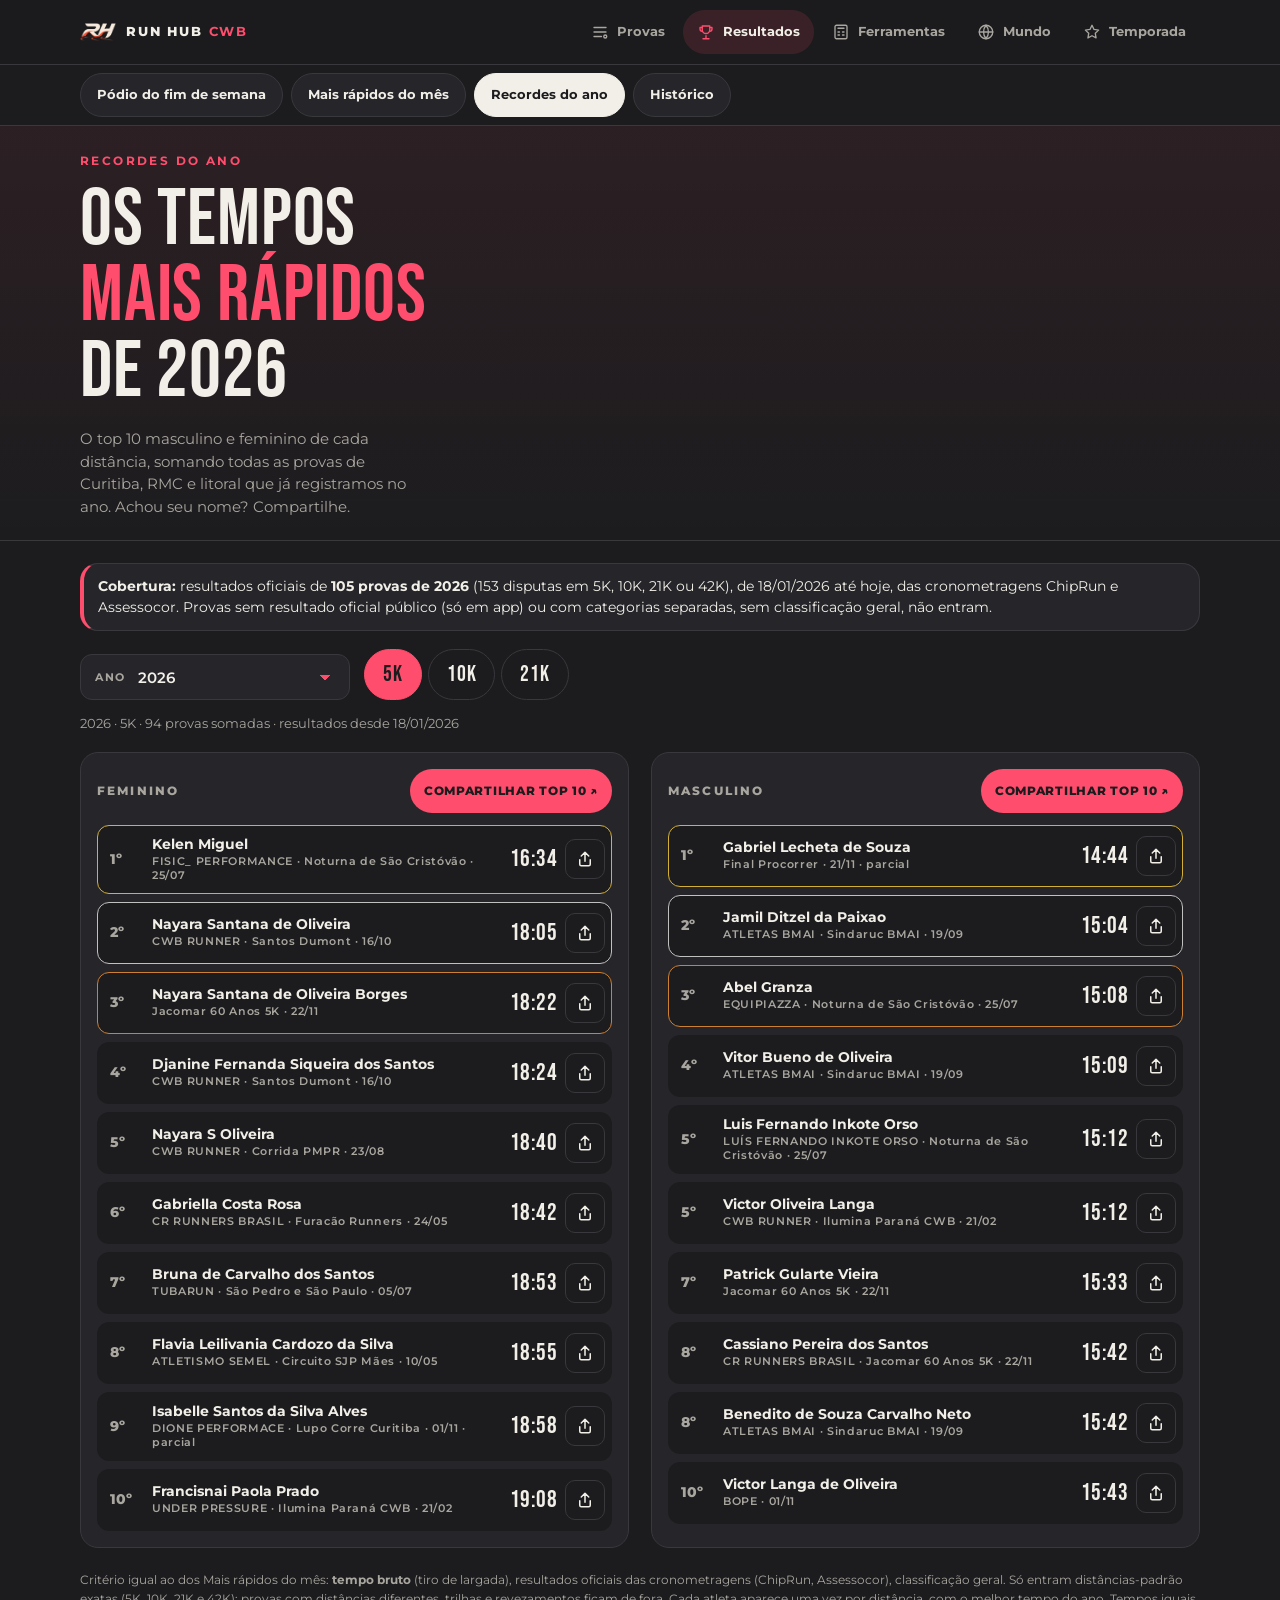
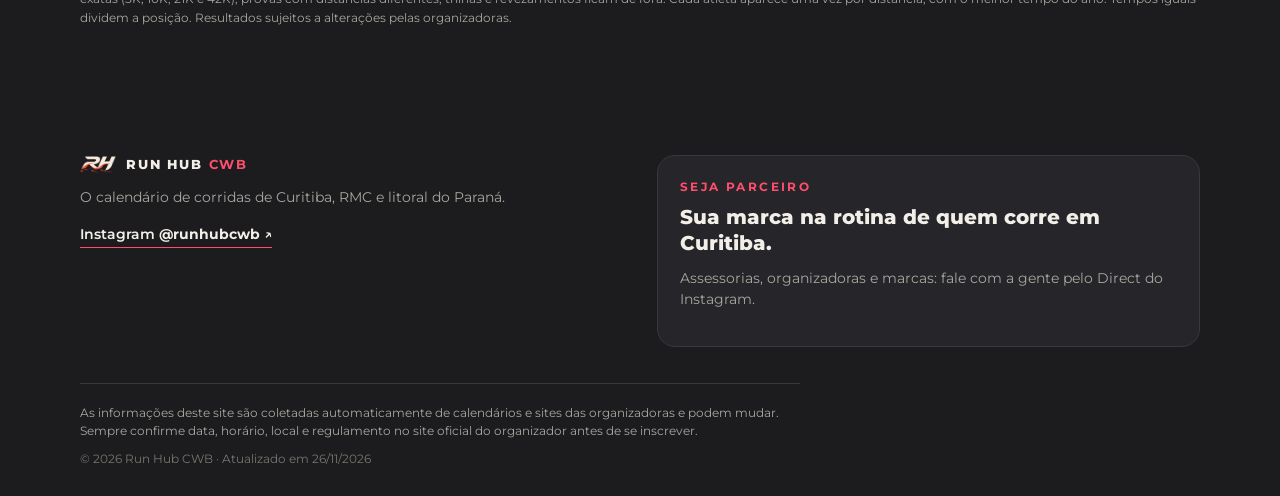
<file: recordes.html>
<!doctype html>
<html lang="pt-BR"><head>
<meta charset="utf-8"><meta name="viewport" content="width=device-width,initial-scale=1,viewport-fit=cover">
<title>Recordes do ano · Run Hub CWB</title>
<meta name="description" content="Os tempos mais rápidos do ano por distância (5K, 10K, 21K, 42K), masculino e feminino, nas corridas de Curitiba, RMC e litoral do Paraná. Resultados oficiais.">
<meta name="theme-color" content="#1C1C1E"><link rel="icon" href="img/favicon.png">
<link rel="preload" href="fonts/BebasNeue-Regular.ttf" as="font" crossorigin><link rel="stylesheet" href="css/style.css">
<script>!function(){var r={calculadora:"ferramentas.html#calculadora",monte:"ferramentas.html#monte",temporada:"temporada.html",podio:"resultados.html#podio"},h=location.hash.slice(1);if(/(^|\/)(index\.html)?$/.test(location.pathname)&&r[h])location.replace(r[h])}();</script>
</head><body data-tab="resultados">
<a class="skip" href="#conteudo">Pular para o conteúdo</a>
<header class="nav"><div class="wrap nav-in">
  <a class="brand" href="index.html"><img src="img/rh_logo.png" alt="" width="40" height="40"><span>RUN HUB <b>CWB</b></span></a>
  <nav class="hlinks" aria-label="Principal"><a class="hl" href="index.html"><svg viewBox="0 0 24 24" aria-hidden="true"><path d="M4 6h16M4 12h16M4 18h10"/><circle cx="19" cy="18" r="2"/></svg><span>Provas</span></a><a class="hl" href="resultados.html" aria-current=page><svg viewBox="0 0 24 24" aria-hidden="true"><path d="M8 21h8M12 17v4M7 4h10v5a5 5 0 0 1-10 0V4Z"/><path d="M17 6h3v2a3 3 0 0 1-3 3M7 6H4v2a3 3 0 0 0 3 3"/></svg><span>Resultados</span></a><a class="hl" href="ferramentas.html"><svg viewBox="0 0 24 24" aria-hidden="true"><rect x="4" y="3" width="16" height="18" rx="2"/><path d="M8 7h8M8 12h2M14 12h2M8 16h2M14 16h2"/></svg><span>Ferramentas</span></a><a class="hl" href="mundo.html"><svg viewBox="0 0 24 24" aria-hidden="true"><circle cx="12" cy="12" r="9"/><path d="M3 12h18M12 3a14 14 0 0 1 0 18M12 3a14 14 0 0 0 0 18"/></svg><span>Mundo</span></a><a class="hl" href="temporada.html"><svg viewBox="0 0 24 24" aria-hidden="true"><path d="m12 3 2.7 5.6 6.1.9-4.4 4.3 1 6.1L12 17l-5.4 2.9 1-6.1L3.2 9.5l6.1-.9Z"/></svg><span>Temporada</span><b class="badge" id="season-badge" hidden>0</b></a></nav>
</div></header>
<nav class="subnav" aria-label="Resultados"><div class="wrap"><a href="resultados.html#podio">Pódio do fim de semana</a><a href="mais-rapidos.html">Mais rápidos do mês</a><a href="recordes.html" aria-current=page>Recordes do ano</a><a href="resultados.html#historico">Histórico</a></div></nav>
<div id="conteudo"><header class="phead"><div class="wrap">
  <p class="eyebrow">Recordes do ano</p><h1>Os tempos <em>mais rápidos</em> de 2026</h1>
  <p class="lead">O top 10 masculino e feminino de cada distância, somando todas as provas de Curitiba, RMC e litoral que já registramos no ano. Achou seu nome? Compartilhe.</p>
</div></header>
<main><section class="sec sec-tight"><div class="wrap">
  <p class="rec-note"><b>Cobertura:</b> resultados oficiais de <b>105 provas de 2026</b> (153 disputas em 5K, 10K, 21K ou 42K), de 18/01/2026 até hoje, das cronometragens ChipRun e Assessocor. Provas sem resultado oficial público (só em app) ou com categorias separadas, sem classificação geral, não entram.</p>
  <div class="rk-bar">
    <label class="sel"><span>Ano</span><select id="rk-month"></select></label>
    <div class="rk-tabs" role="tablist" aria-label="Distância" id="rk-dist"></div>
  </div>
  <p class="rk-meta" id="rk-meta" aria-live="polite"></p>
  <div class="rk-cols" id="rk-cols"></div>
  <p class="pfonte rk-foot">Critério igual ao dos Mais rápidos do mês: <b>tempo bruto</b> (tiro de largada), resultados oficiais das cronometragens (ChipRun, Assessocor), classificação geral.
  Só entram distâncias-padrão exatas (5K, 10K, 21K e 42K); provas com distâncias diferentes, trilhas e revezamentos ficam de fora.
  Cada atleta aparece uma vez por distância, com o melhor tempo do ano. Tempos iguais dividem a posição. Resultados sujeitos a alterações pelas organizadoras.</p>
  <script id="rh-rec" type="application/json">{"meses": [{"id": "2026", "nome": "2026", "ano": "2026", "desde": "18/01/2026", "dist": {"5K": {"M": [{"nome": "Gabriel Lecheta de Souza", "eq": "", "s": 884, "t": "14:44", "prova": "Final Circuito Procorrer - Etapa Mizuno", "curto": "Final Procorrer", "data": "21/11", "cidade": "Curitiba", "parcial": true, "plat": "Cronoserv", "pos": 1}, {"nome": "Jamil Ditzel da Paixao", "eq": "ATLETAS BMAI", "s": 904, "t": "15:04", "prova": "1ª Corrida e Caminhada Sindaruc BMAI", "curto": "Sindaruc BMAI", "data": "19/09", "cidade": "Curitiba", "parcial": false, "plat": "Assessocor", "pos": 2}, {"nome": "Abel Granza", "eq": "EQUIPIAZZA", "s": 908, "t": "15:08", "prova": "2ª Corrida Noturna de São Cristóvão - São José dos Pinhais", "curto": "Noturna de São Cristóvão", "data": "25/07", "cidade": "São José dos Pinhais", "parcial": false, "plat": "Assessocor", "pos": 3}, {"nome": "Vitor Bueno de Oliveira", "eq": "ATLETAS BMAI", "s": 909, "t": "15:09", "prova": "1ª Corrida e Caminhada Sindaruc BMAI", "curto": "Sindaruc BMAI", "data": "19/09", "cidade": "Curitiba", "parcial": false, "plat": "Assessocor", "pos": 4}, {"nome": "Luis Fernando Inkote Orso", "eq": "LUÍS FERNANDO INKOTE ORSO", "s": 912, "t": "15:12", "prova": "2ª Corrida Noturna de São Cristóvão - São José dos Pinhais", "curto": "Noturna de São Cristóvão", "data": "25/07", "cidade": "São José dos Pinhais", "parcial": false, "plat": "Assessocor", "pos": 5}, {"nome": "Victor Oliveira Langa", "eq": "CWB RUNNER", "s": 912, "t": "15:12", "prova": "Ilumina Paraná – Etapa Curitiba", "curto": "Ilumina Paraná CWB", "data": "21/02", "cidade": "Curitiba", "parcial": false, "plat": "ChipRun", "pos": 5}, {"nome": "Patrick Gularte Vieira", "eq": "", "s": 933, "t": "15:33", "prova": "Corrida e Caminhada Jacomar 60 Anos", "curto": "Jacomar 60 Anos 5K", "data": "22/11", "cidade": "São José dos Pinhais", "parcial": false, "plat": "Assessocor", "pos": 7}, {"nome": "Cassiano Pereira dos Santos", "eq": "CR RUNNERS BRASIL", "s": 942, "t": "15:42", "prova": "Corrida e Caminhada Jacomar 60 Anos", "curto": "Jacomar 60 Anos 5K", "data": "22/11", "cidade": "São José dos Pinhais", "parcial": false, "plat": "Assessocor", "pos": 8}, {"nome": "Benedito de Souza Carvalho Neto", "eq": "ATLETAS BMAI", "s": 942, "t": "15:42", "prova": "1ª Corrida e Caminhada Sindaruc BMAI", "curto": "Sindaruc BMAI", "data": "19/09", "cidade": "Curitiba", "parcial": false, "plat": "Assessocor", "pos": 8}, {"nome": "Victor Langa de Oliveira", "eq": "", "s": 943, "t": "15:43", "prova": "5ª Corrida do BOPE", "curto": "BOPE", "data": "01/11", "cidade": "São José dos Pinhais", "parcial": false, "plat": "Cronoserv", "pos": 10}], "F": [{"nome": "Kelen Miguel", "eq": "FISIC_ PERFORMANCE", "s": 994, "t": "16:34", "prova": "2ª Corrida Noturna de São Cristóvão - São José dos Pinhais", "curto": "Noturna de São Cristóvão", "data": "25/07", "cidade": "São José dos Pinhais", "parcial": false, "plat": "Assessocor", "pos": 1}, {"nome": "Nayara Santana de Oliveira", "eq": "CWB RUNNER", "s": 1085, "t": "18:05", "prova": "V Corrida Santos Dumont", "curto": "Santos Dumont", "data": "16/10", "cidade": "Curitiba", "parcial": false, "plat": "ChipRun", "pos": 2}, {"nome": "Nayara Santana de Oliveira Borges", "eq": "", "s": 1102, "t": "18:22", "prova": "Corrida e Caminhada Jacomar 60 Anos", "curto": "Jacomar 60 Anos 5K", "data": "22/11", "cidade": "São José dos Pinhais", "parcial": false, "plat": "Assessocor", "pos": 3}, {"nome": "Djanine Fernanda Siqueira dos Santos", "eq": "CWB RUNNER", "s": 1104, "t": "18:24", "prova": "V Corrida Santos Dumont", "curto": "Santos Dumont", "data": "16/10", "cidade": "Curitiba", "parcial": false, "plat": "ChipRun", "pos": 4}, {"nome": "Nayara S Oliveira", "eq": "CWB RUNNER", "s": 1120, "t": "18:40", "prova": "28ª Corrida Pedestre PMPR – Coronel Sarmento", "curto": "Corrida PMPR", "data": "23/08", "cidade": "Curitiba", "parcial": false, "plat": "ChipRun", "pos": 5}, {"nome": "Gabriella Costa Rosa", "eq": "CR RUNNERS BRASIL", "s": 1122, "t": "18:42", "prova": "Furacão Runners", "curto": "Furacão Runners", "data": "24/05", "cidade": "Curitiba", "parcial": false, "plat": "ChipRun", "pos": 6}, {"nome": "Bruna de Carvalho dos Santos", "eq": "TUBARUN", "s": 1133, "t": "18:53", "prova": "1ª Corrida e Caminhada São Pedro e São Paulo", "curto": "São Pedro e São Paulo", "data": "05/07", "cidade": "Pontal do Paraná", "parcial": false, "plat": "ChipRun", "pos": 7}, {"nome": "Flavia Leilivania Cardozo da Silva", "eq": "ATLETISMO SEMEL", "s": 1135, "t": "18:55", "prova": "Circuito Corrida de Rua de SJP - Etapa Mães", "curto": "Circuito SJP Mães", "data": "10/05", "cidade": "São José dos Pinhais", "parcial": false, "plat": "Assessocor", "pos": 8}, {"nome": "Isabelle Santos da Silva Alves", "eq": "DIONE PERFORMACE", "s": 1138, "t": "18:58", "prova": "Lupo Sport Corre Curitiba 2026", "curto": "Lupo Corre Curitiba", "data": "01/11", "cidade": "Curitiba", "parcial": true, "plat": "ChipRun", "pos": 9}, {"nome": "Francisnai Paola Prado", "eq": "UNDER PRESSURE", "s": 1148, "t": "19:08", "prova": "Ilumina Paraná – Etapa Curitiba", "curto": "Ilumina Paraná CWB", "data": "21/02", "cidade": "Curitiba", "parcial": false, "plat": "ChipRun", "pos": 10}]}, "10K": {"M": [{"nome": "Jamil Ditzel da Paixao", "eq": "BMAI", "s": 1869, "t": "31:09", "prova": "V Corrida Santos Dumont", "curto": "Santos Dumont", "data": "16/10", "cidade": "Curitiba", "parcial": false, "plat": "ChipRun", "pos": 1}, {"nome": "Jamil Paixao", "eq": "CR RUNNERS BRASIL", "s": 1895, "t": "31:35", "prova": "Corrida e Caminhada Jacomar 60 Anos", "curto": "Jacomar 60 Anos 10K", "data": "22/11", "cidade": "São José dos Pinhais", "parcial": false, "plat": "Assessocor", "pos": 2}, {"nome": "Claudio Rosa Lopes", "eq": "MANOCCHIO TEAM SPORTS", "s": 1906, "t": "31:46", "prova": "Ilumina Paraná – Etapa Curitiba", "curto": "Ilumina Paraná CWB", "data": "21/02", "cidade": "Curitiba", "parcial": false, "plat": "ChipRun", "pos": 3}, {"nome": "Henrique de Morais Tavares da Silva", "eq": "CWB RUNNER", "s": 1914, "t": "31:54", "prova": "28ª Corrida Pedestre PMPR – Coronel Sarmento", "curto": "Corrida PMPR", "data": "23/08", "cidade": "Curitiba", "parcial": false, "plat": "ChipRun", "pos": 4}, {"nome": "Victor de Oliveira Langa", "eq": "CWBRUNNER", "s": 1927, "t": "32:07", "prova": "V Corrida Santos Dumont", "curto": "Santos Dumont", "data": "16/10", "cidade": "Curitiba", "parcial": false, "plat": "ChipRun", "pos": 5}, {"nome": "Eduardo Luoz Fontana Krainski", "eq": "", "s": 1931, "t": "32:11", "prova": "Corrida e Caminhada Jacomar 60 Anos", "curto": "Jacomar 60 Anos 10K", "data": "22/11", "cidade": "São José dos Pinhais", "parcial": false, "plat": "Assessocor", "pos": 6}, {"nome": "Kervin Josue Coa Carrasco", "eq": "CR RUNNERS", "s": 1932, "t": "32:12", "prova": "28ª Corrida Pedestre PMPR – Coronel Sarmento", "curto": "Corrida PMPR", "data": "23/08", "cidade": "Curitiba", "parcial": false, "plat": "ChipRun", "pos": 7}, {"nome": "Vitor Bueno de Oliveira", "eq": "", "s": 1963, "t": "32:43", "prova": "5ª Corrida do BOPE", "curto": "BOPE", "data": "01/11", "cidade": "São José dos Pinhais", "parcial": false, "plat": "Cronoserv", "pos": 8}, {"nome": "Alisson da Paixao da Silva", "eq": "", "s": 1966, "t": "32:46", "prova": "28ª Corrida Pedestre PMPR – Coronel Sarmento", "curto": "Corrida PMPR", "data": "23/08", "cidade": "Curitiba", "parcial": false, "plat": "ChipRun", "pos": 9}, {"nome": "Alisson da Silva", "eq": "", "s": 1967, "t": "32:47", "prova": "Corrida e Caminhada Jacomar 60 Anos", "curto": "Jacomar 60 Anos 10K", "data": "22/11", "cidade": "São José dos Pinhais", "parcial": false, "plat": "Assessocor", "pos": 10}], "F": [{"nome": "Kelen Miguel", "eq": "FISIC_ PERFORMANCE", "s": 2207, "t": "36:47", "prova": "Corrida e Caminhada Jacomar 60 Anos", "curto": "Jacomar 60 Anos 10K", "data": "22/11", "cidade": "São José dos Pinhais", "parcial": false, "plat": "Assessocor", "pos": 1}, {"nome": "Kelen Caroline Stocco dos Santos Miguel", "eq": "", "s": 2224, "t": "37:04", "prova": "Coxa Run 2026", "curto": "Coxa Run", "data": "08/11", "cidade": "Curitiba", "parcial": false, "plat": "ChipRun", "pos": 2}, {"nome": "Djanine Fernanda Siqueira dos Santos", "eq": "CWB RUNNER", "s": 2236, "t": "37:16", "prova": "Corrida e Caminhada Jacomar 60 Anos", "curto": "Jacomar 60 Anos 10K", "data": "22/11", "cidade": "São José dos Pinhais", "parcial": false, "plat": "Assessocor", "pos": 3}, {"nome": "Fabricia Ester Stedille", "eq": "#TIMEJURANDYRCOUTO", "s": 2273, "t": "37:53", "prova": "Corrida e Caminhada Jacomar 60 Anos", "curto": "Jacomar 60 Anos 10K", "data": "22/11", "cidade": "São José dos Pinhais", "parcial": false, "plat": "Assessocor", "pos": 4}, {"nome": "Carla de Almeida", "eq": "CWB RUNNER", "s": 2274, "t": "37:54", "prova": "28ª Corrida Pedestre PMPR – Coronel Sarmento", "curto": "Corrida PMPR", "data": "23/08", "cidade": "Curitiba", "parcial": false, "plat": "ChipRun", "pos": 5}, {"nome": "Ana Laura Rios Domingues", "eq": "CR RUNNERS BRASIL", "s": 2370, "t": "39:30", "prova": "XXII Corrida do Artilheiro", "curto": "Corrida do Artilheiro", "data": "28/06", "cidade": "Curitiba", "parcial": false, "plat": "ChipRun", "pos": 6}, {"nome": "Ines Silva Goncalves", "eq": "", "s": 2386, "t": "39:46", "prova": "Corrida e Caminhada Pequeno Príncipe", "curto": "Pequeno Príncipe", "data": "02/08", "cidade": "Curitiba", "parcial": false, "plat": "ChipRun", "pos": 7}, {"nome": "Maria Eduarda Rattmann", "eq": "CR RUNNERS", "s": 2398, "t": "39:58", "prova": "Meia Maratona de Guaratuba", "curto": "Meia de Guaratuba", "data": "06/09", "cidade": "Guaratuba", "parcial": false, "plat": "ChipRun", "pos": 8}, {"nome": "Priscila Joly", "eq": "", "s": 2402, "t": "40:02", "prova": "5ª Corrida do BOPE", "curto": "BOPE", "data": "01/11", "cidade": "São José dos Pinhais", "parcial": false, "plat": "Cronoserv", "pos": 9}, {"nome": "Joice Moreira de Souza", "eq": "", "s": 2409, "t": "40:09", "prova": "Coxa Run 2026", "curto": "Coxa Run", "data": "08/11", "cidade": "Curitiba", "parcial": false, "plat": "ChipRun", "pos": 10}]}, "21K": {"M": [{"nome": "Edson Aparecido Emídio", "eq": "", "s": 4056, "t": "1:07:36", "prova": "Meia Maratona Internacional de Curitiba", "curto": "Meia de Curitiba", "data": "07/06", "cidade": "Curitiba", "parcial": false, "plat": "ChipRun", "pos": 1}, {"nome": "André Nascimento da Silva", "eq": "", "s": 4069, "t": "1:07:49", "prova": "Meia Maratona Internacional de Curitiba", "curto": "Meia de Curitiba", "data": "07/06", "cidade": "Curitiba", "parcial": false, "plat": "ChipRun", "pos": 2}, {"nome": "Allison Rocha Peres", "eq": "", "s": 4073, "t": "1:07:53", "prova": "Meia Maratona Internacional de Curitiba", "curto": "Meia de Curitiba", "data": "07/06", "cidade": "Curitiba", "parcial": false, "plat": "ChipRun", "pos": 3}, {"nome": "Lucas Alves Andrade", "eq": "", "s": 4082, "t": "1:08:02", "prova": "Meia Maratona Internacional de Curitiba", "curto": "Meia de Curitiba", "data": "07/06", "cidade": "Curitiba", "parcial": false, "plat": "ChipRun", "pos": 4}, {"nome": "Jamil Ditzel da Paixão", "eq": "", "s": 4168, "t": "1:09:28", "prova": "Meia Maratona Internacional de Curitiba", "curto": "Meia de Curitiba", "data": "07/06", "cidade": "Curitiba", "parcial": false, "plat": "ChipRun", "pos": 5}, {"nome": "Patrick Gularte Vieira", "eq": "", "s": 4212, "t": "1:10:12", "prova": "Meia Maratona Internacional de Curitiba", "curto": "Meia de Curitiba", "data": "07/06", "cidade": "Curitiba", "parcial": false, "plat": "ChipRun", "pos": 6}, {"nome": "Matheus da Silva", "eq": "", "s": 4287, "t": "1:11:27", "prova": "Meia Maratona Internacional de Curitiba", "curto": "Meia de Curitiba", "data": "07/06", "cidade": "Curitiba", "parcial": false, "plat": "ChipRun", "pos": 7}, {"nome": "Kervin Coa", "eq": "SILVERIO RUNINNG", "s": 4302, "t": "1:11:42", "prova": "Meia Maratona de Pinhais", "curto": "Meia Maratona de Pinhais", "data": "16/08", "cidade": "Pinhais", "parcial": false, "plat": "ChipRun", "pos": 8}, {"nome": "Tiago Rodrigo de Lima", "eq": "", "s": 4354, "t": "1:12:34", "prova": "Meia Maratona Internacional de Curitiba", "curto": "Meia de Curitiba", "data": "07/06", "cidade": "Curitiba", "parcial": false, "plat": "ChipRun", "pos": 9}, {"nome": "Denis Donatividade Martins", "eq": "", "s": 4386, "t": "1:13:06", "prova": "Meia Maratona Internacional de Curitiba", "curto": "Meia de Curitiba", "data": "07/06", "cidade": "Curitiba", "parcial": false, "plat": "ChipRun", "pos": 10}], "F": [{"nome": "Viola Jelagat Kosgei", "eq": "", "s": 4617, "t": "1:16:57", "prova": "Meia Maratona Internacional de Curitiba", "curto": "Meia de Curitiba", "data": "07/06", "cidade": "Curitiba", "parcial": false, "plat": "ChipRun", "pos": 1}, {"nome": "Daiana Justino dos Santos", "eq": "", "s": 4786, "t": "1:19:46", "prova": "Meia Maratona Internacional de Curitiba", "curto": "Meia de Curitiba", "data": "07/06", "cidade": "Curitiba", "parcial": false, "plat": "ChipRun", "pos": 2}, {"nome": "Anastacia Rocha Pereira", "eq": "LIMITE ZERO", "s": 4839, "t": "1:20:39", "prova": "Meia Maratona de Pinhais", "curto": "Meia Maratona de Pinhais", "data": "16/08", "cidade": "Pinhais", "parcial": false, "plat": "ChipRun", "pos": 3}, {"nome": "Fabricia Ester Stedille", "eq": "", "s": 4893, "t": "1:21:33", "prova": "Meia Maratona Internacional de Curitiba", "curto": "Meia de Curitiba", "data": "07/06", "cidade": "Curitiba", "parcial": false, "plat": "ChipRun", "pos": 4}, {"nome": "Carla Zimmermann", "eq": "CWB RUNNER", "s": 4904, "t": "1:21:44", "prova": "Meia Maratona de Pinhais", "curto": "Meia Maratona de Pinhais", "data": "16/08", "cidade": "Pinhais", "parcial": false, "plat": "ChipRun", "pos": 5}, {"nome": "Ana Laura Rios Domingues", "eq": "", "s": 4931, "t": "1:22:11", "prova": "Meia Maratona Internacional de Curitiba", "curto": "Meia de Curitiba", "data": "07/06", "cidade": "Curitiba", "parcial": false, "plat": "ChipRun", "pos": 6}, {"nome": "Ana Laura Rios", "eq": "CR RUNNERS BRASIL", "s": 5055, "t": "1:24:15", "prova": "Meia Maratona de Pinhais", "curto": "Meia Maratona de Pinhais", "data": "16/08", "cidade": "Pinhais", "parcial": false, "plat": "ChipRun", "pos": 7}, {"nome": "Renata Moreno", "eq": "", "s": 5061, "t": "1:24:21", "prova": "Meia Maratona Internacional de Curitiba", "curto": "Meia de Curitiba", "data": "07/06", "cidade": "Curitiba", "parcial": false, "plat": "ChipRun", "pos": 8}, {"nome": "Rafaela Bacellar", "eq": "CL RUN", "s": 5062, "t": "1:24:22", "prova": "Meia Maratona Internacional de Curitiba", "curto": "Meia de Curitiba", "data": "07/06", "cidade": "Curitiba", "parcial": false, "plat": "ChipRun", "pos": 9}, {"nome": "Bruna de Carvalho dos Santos", "eq": "TUBARUN", "s": 5367, "t": "1:29:27", "prova": "Meia Maratona pelo Autismo", "curto": "Meia pelo Autismo", "data": "19/04", "cidade": "Pontal do Paraná", "parcial": false, "plat": "ChipRun", "pos": 10}]}}, "provas": 153, "np": {"5K": 94, "10K": 52, "21K": 7}}]}</script>
</div></section></main></div>
<footer class="footer"><div class="wrap">
  <div class="f-grid">
    <div><a class="brand" href="index.html"><img src="img/rh_logo.png" alt=""><span>RUN HUB <b>CWB</b></span></a><p class="muted">O calendário de corridas de Curitiba, RMC e litoral do Paraná.</p>
    <a class="ig" href="https://www.instagram.com/runhubcwb/" target="_blank" rel="noopener">Instagram <b>@runhubcwb</b> ↗</a></div>
    <div class="partner"><p class="eyebrow">Seja parceiro</p><h3>Sua marca na rotina de quem corre em Curitiba.</h3><p class="muted">Assessorias, organizadoras e marcas: fale com a gente pelo Direct do Instagram.</p></div>
  </div>
  <p class="f-disc">As informações deste site são coletadas automaticamente de calendários e sites das organizadoras e podem mudar. Sempre confirme data, horário, local e regulamento no site oficial do organizador antes de se inscrever.</p>
  <p class="f-copy">© 2026 Run Hub CWB · Atualizado em 26/11/2026</p>
</div></footer>
<nav class="tabbar" aria-label="Principal"><a class="tb" href="index.html"><svg viewBox="0 0 24 24" aria-hidden="true"><path d="M4 6h16M4 12h16M4 18h10"/><circle cx="19" cy="18" r="2"/></svg><span>Provas</span></a><a class="tb" href="resultados.html" aria-current=page><svg viewBox="0 0 24 24" aria-hidden="true"><path d="M8 21h8M12 17v4M7 4h10v5a5 5 0 0 1-10 0V4Z"/><path d="M17 6h3v2a3 3 0 0 1-3 3M7 6H4v2a3 3 0 0 0 3 3"/></svg><span>Resultados</span></a><a class="tb" href="ferramentas.html"><svg viewBox="0 0 24 24" aria-hidden="true"><rect x="4" y="3" width="16" height="18" rx="2"/><path d="M8 7h8M8 12h2M14 12h2M8 16h2M14 16h2"/></svg><span>Ferramentas</span></a><a class="tb" href="mundo.html"><svg viewBox="0 0 24 24" aria-hidden="true"><circle cx="12" cy="12" r="9"/><path d="M3 12h18M12 3a14 14 0 0 1 0 18M12 3a14 14 0 0 0 0 18"/></svg><span>Mundo</span></a><a class="tb" href="temporada.html"><svg viewBox="0 0 24 24" aria-hidden="true"><path d="m12 3 2.7 5.6 6.1.9-4.4 4.3 1 6.1L12 17l-5.4 2.9 1-6.1L3.2 9.5l6.1-.9Z"/></svg><span>Temporada</span><b class="badge" data-badge hidden>0</b></a></nav>
<script src="js/app.js" defer></script><script src="js/card.js" defer></script><script src="js/ranking.js" defer></script>
<script data-goatcounter="https://runhubcwb.goatcounter.com/count" async src="//gc.zgo.at/count.js"></script>
</body></html>
</file>
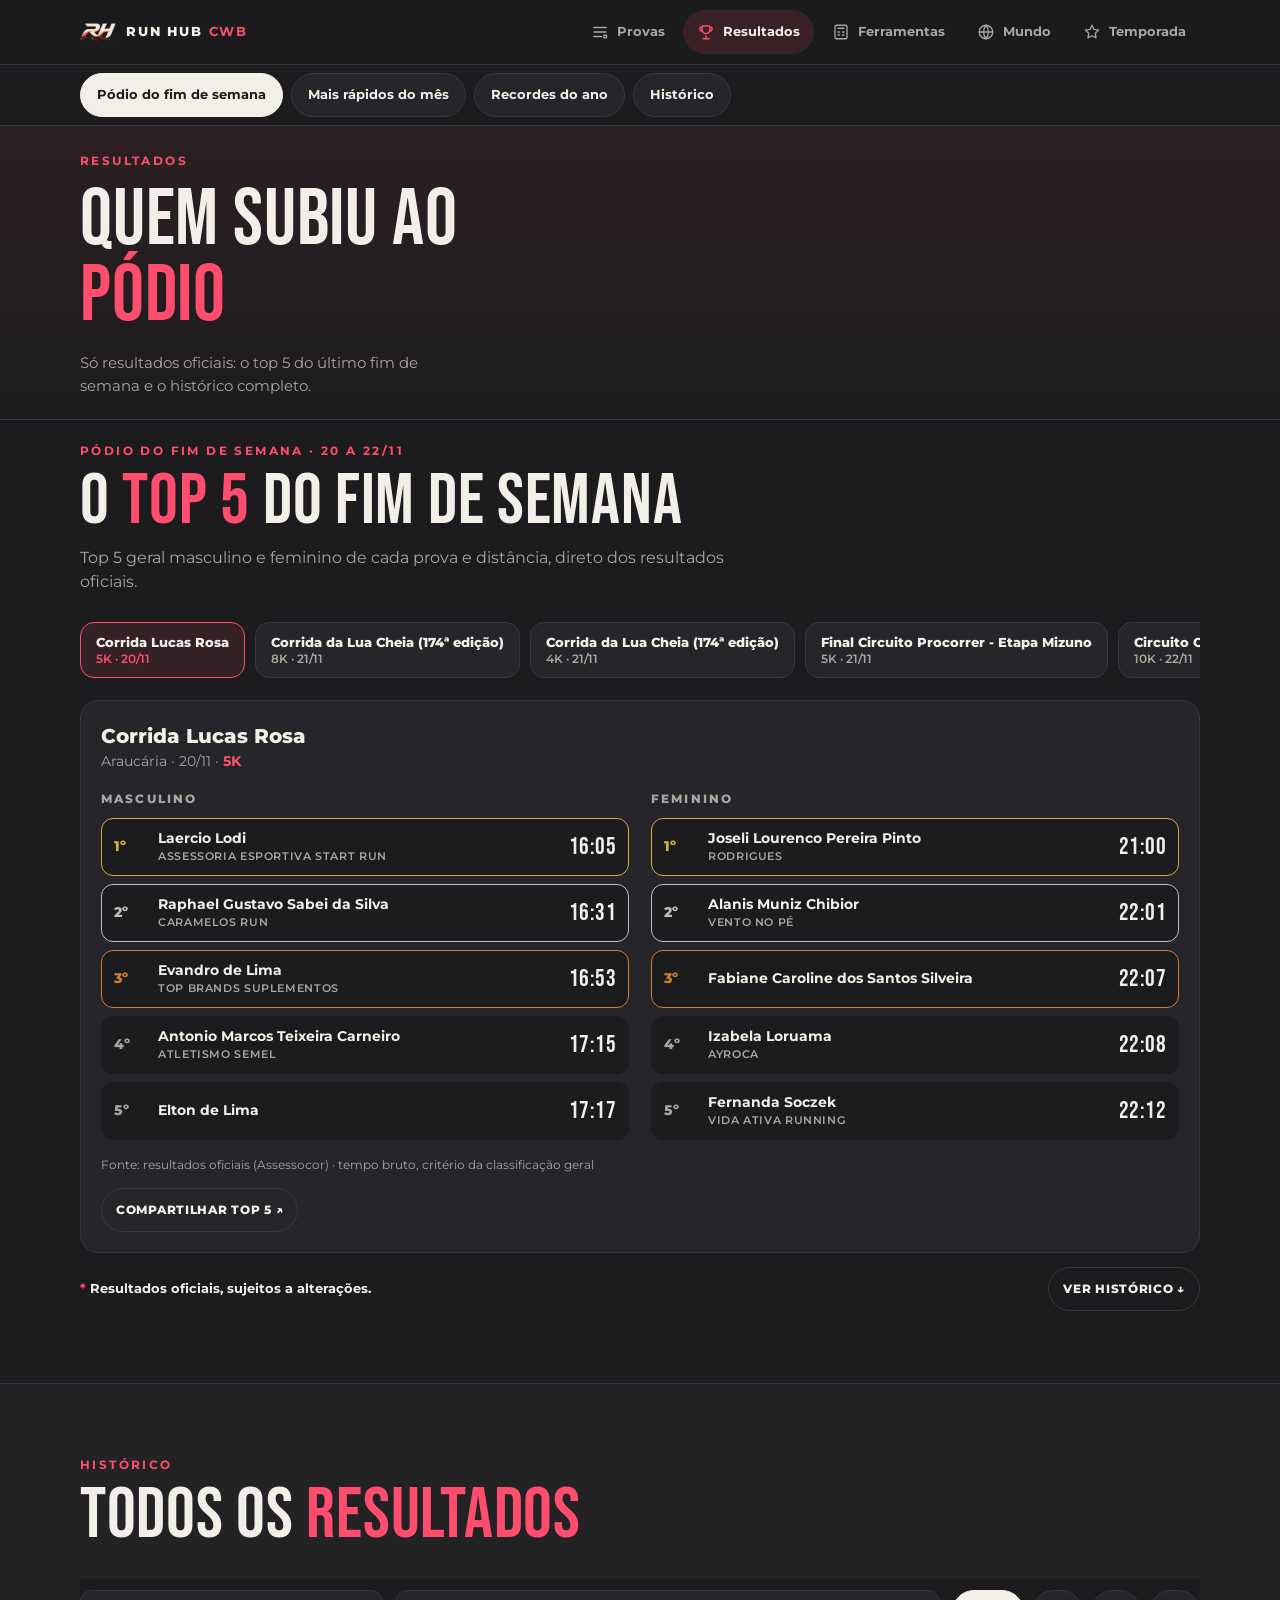
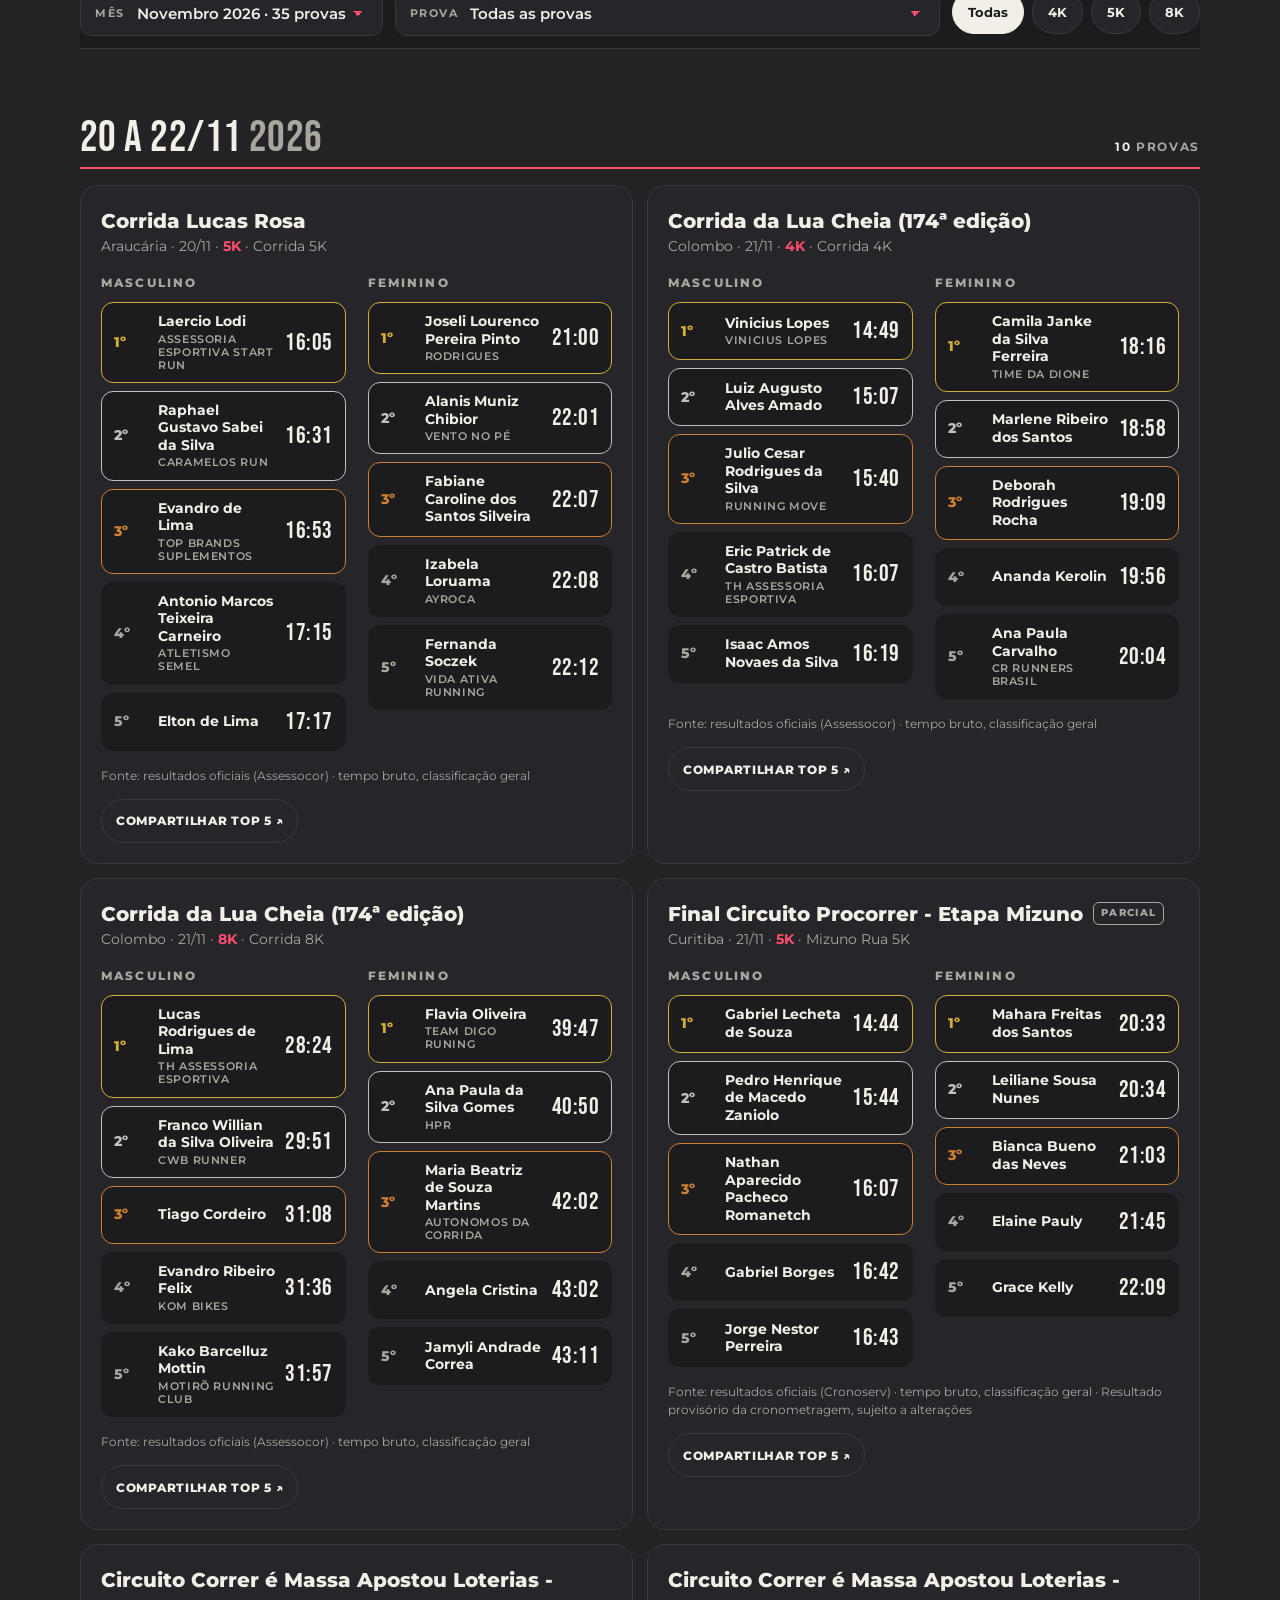
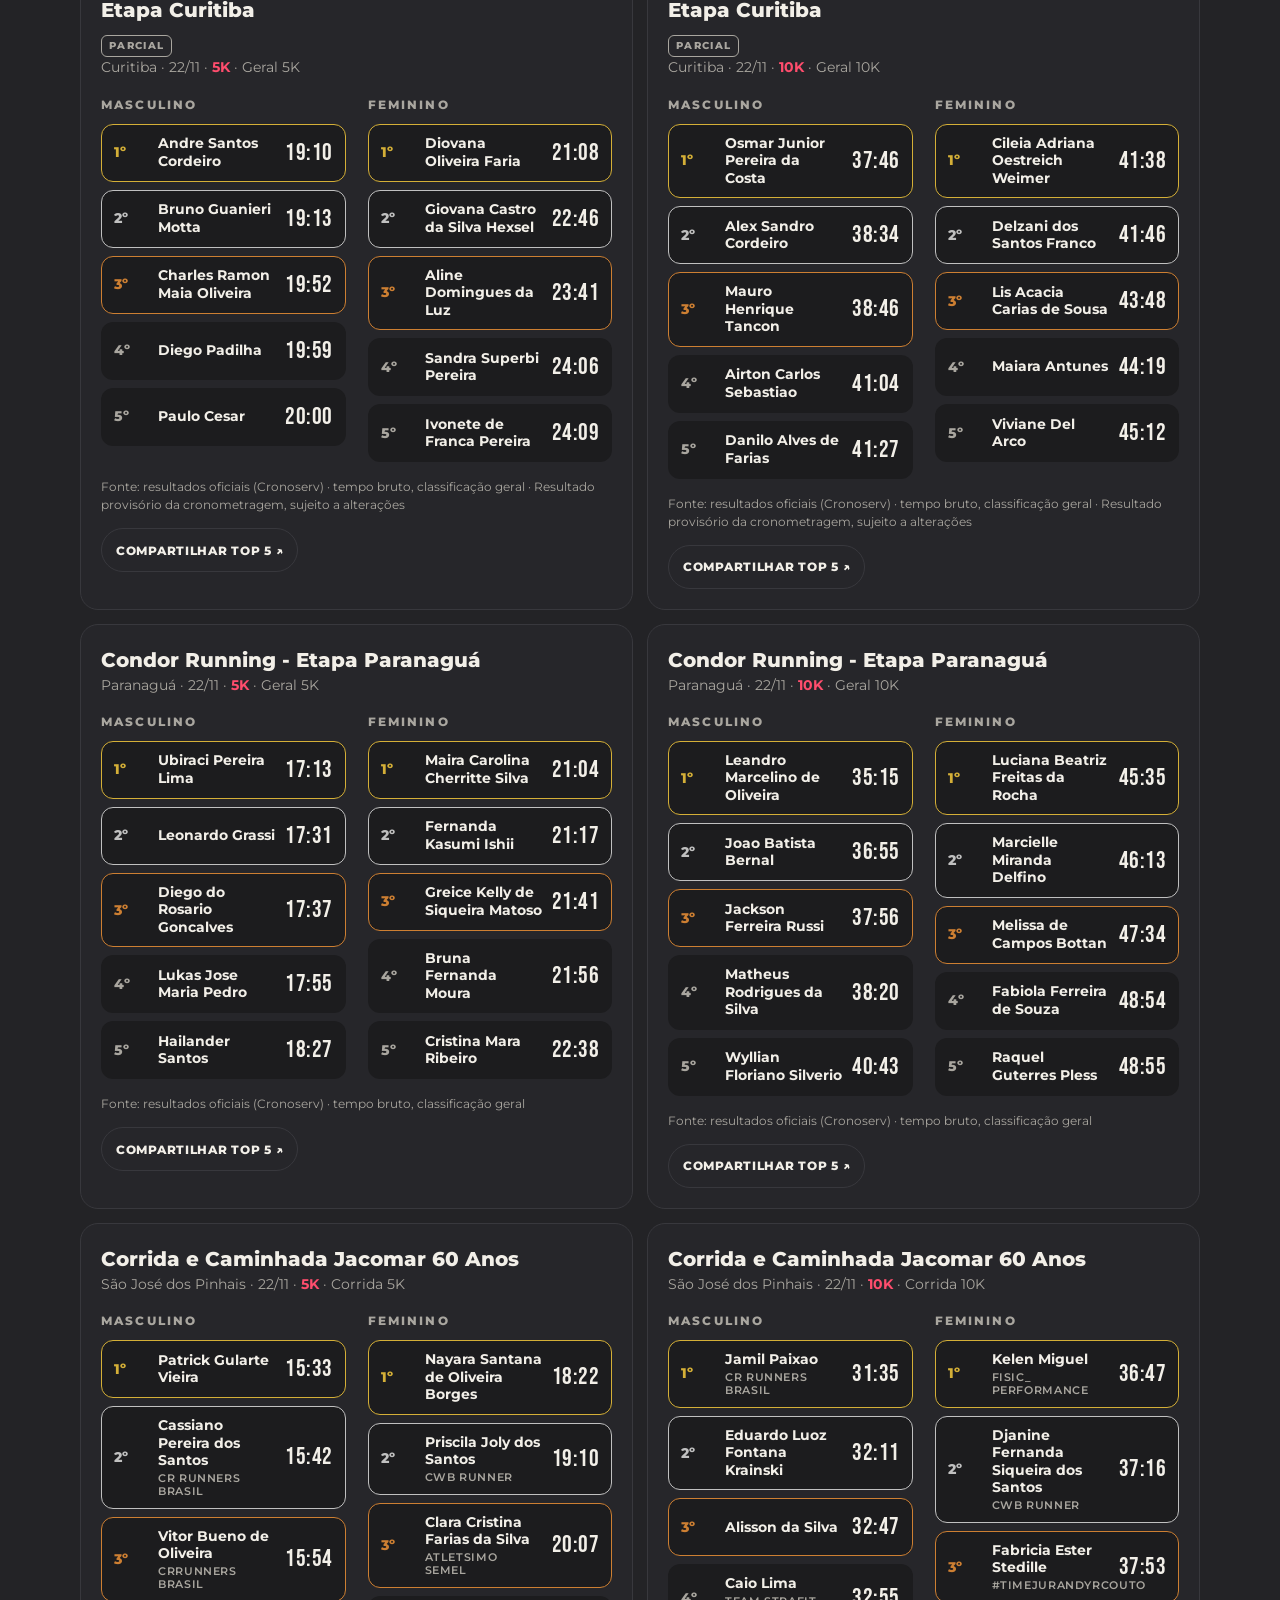
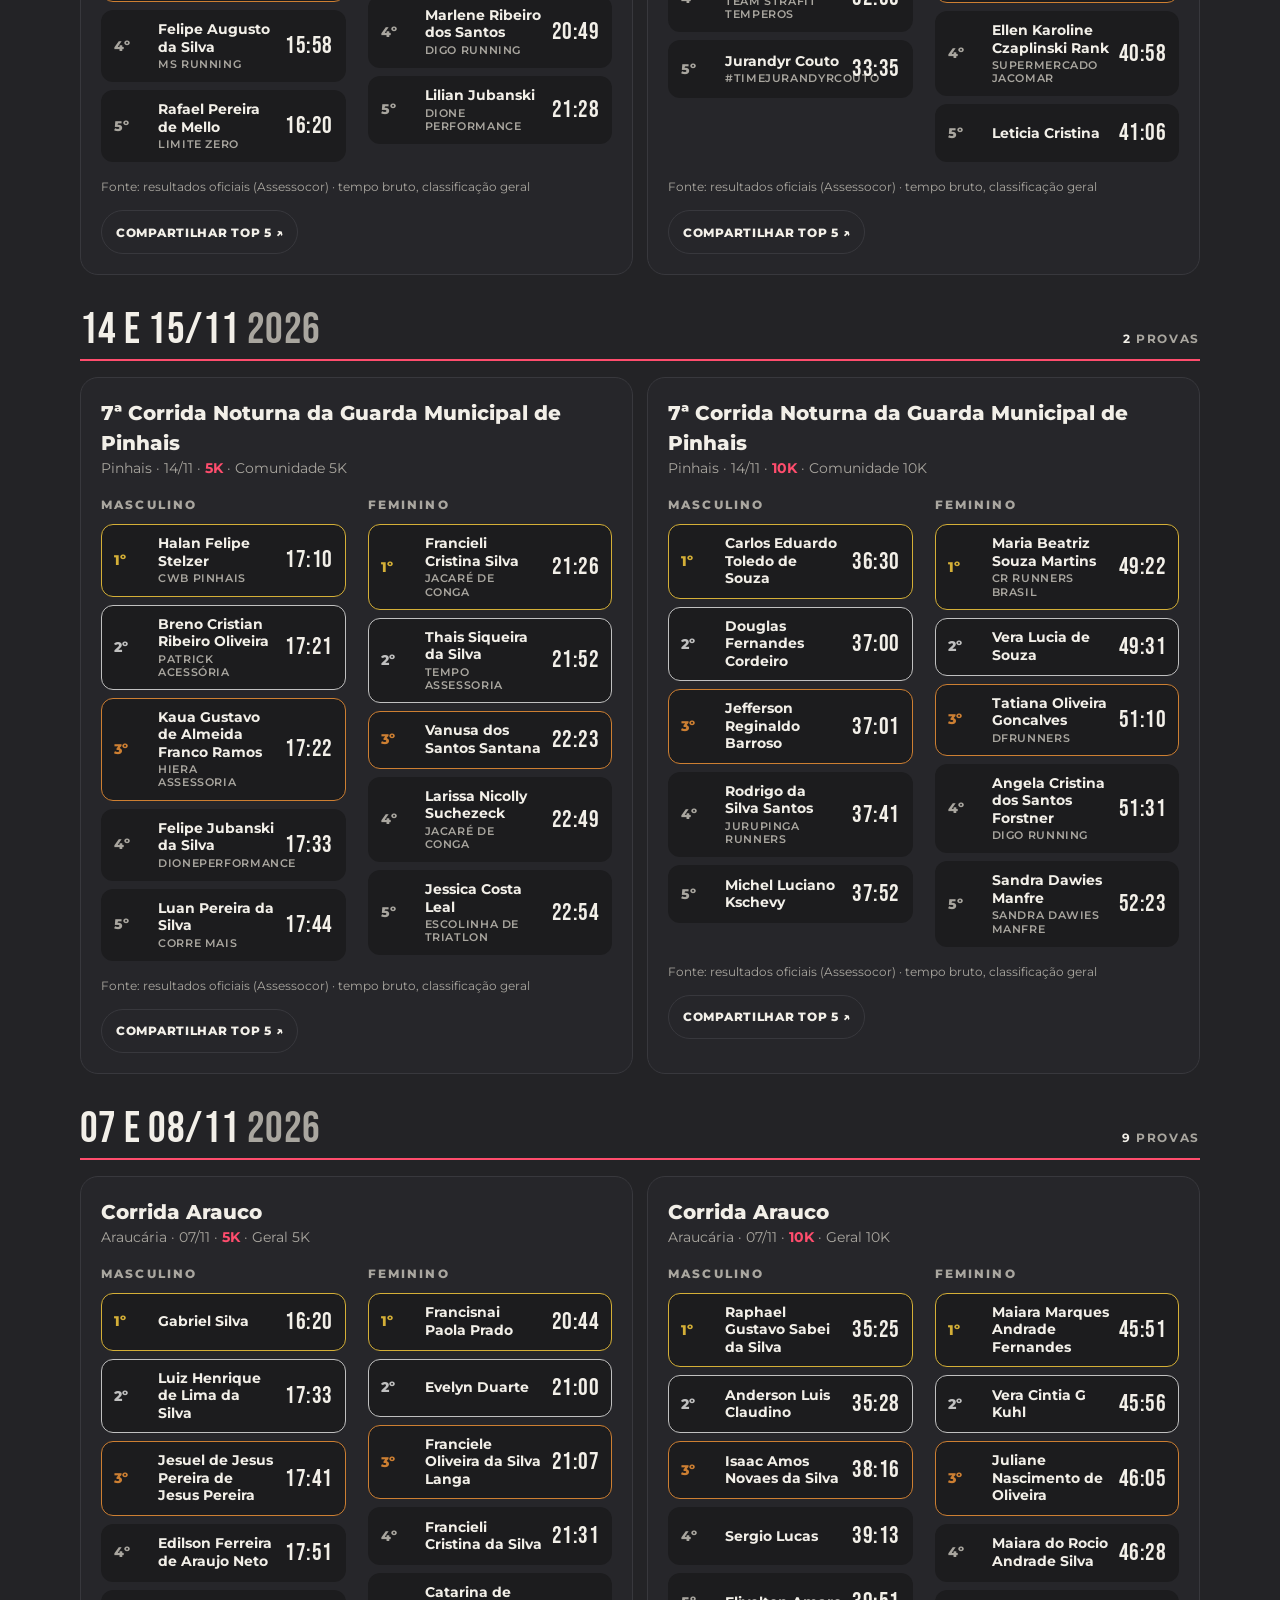
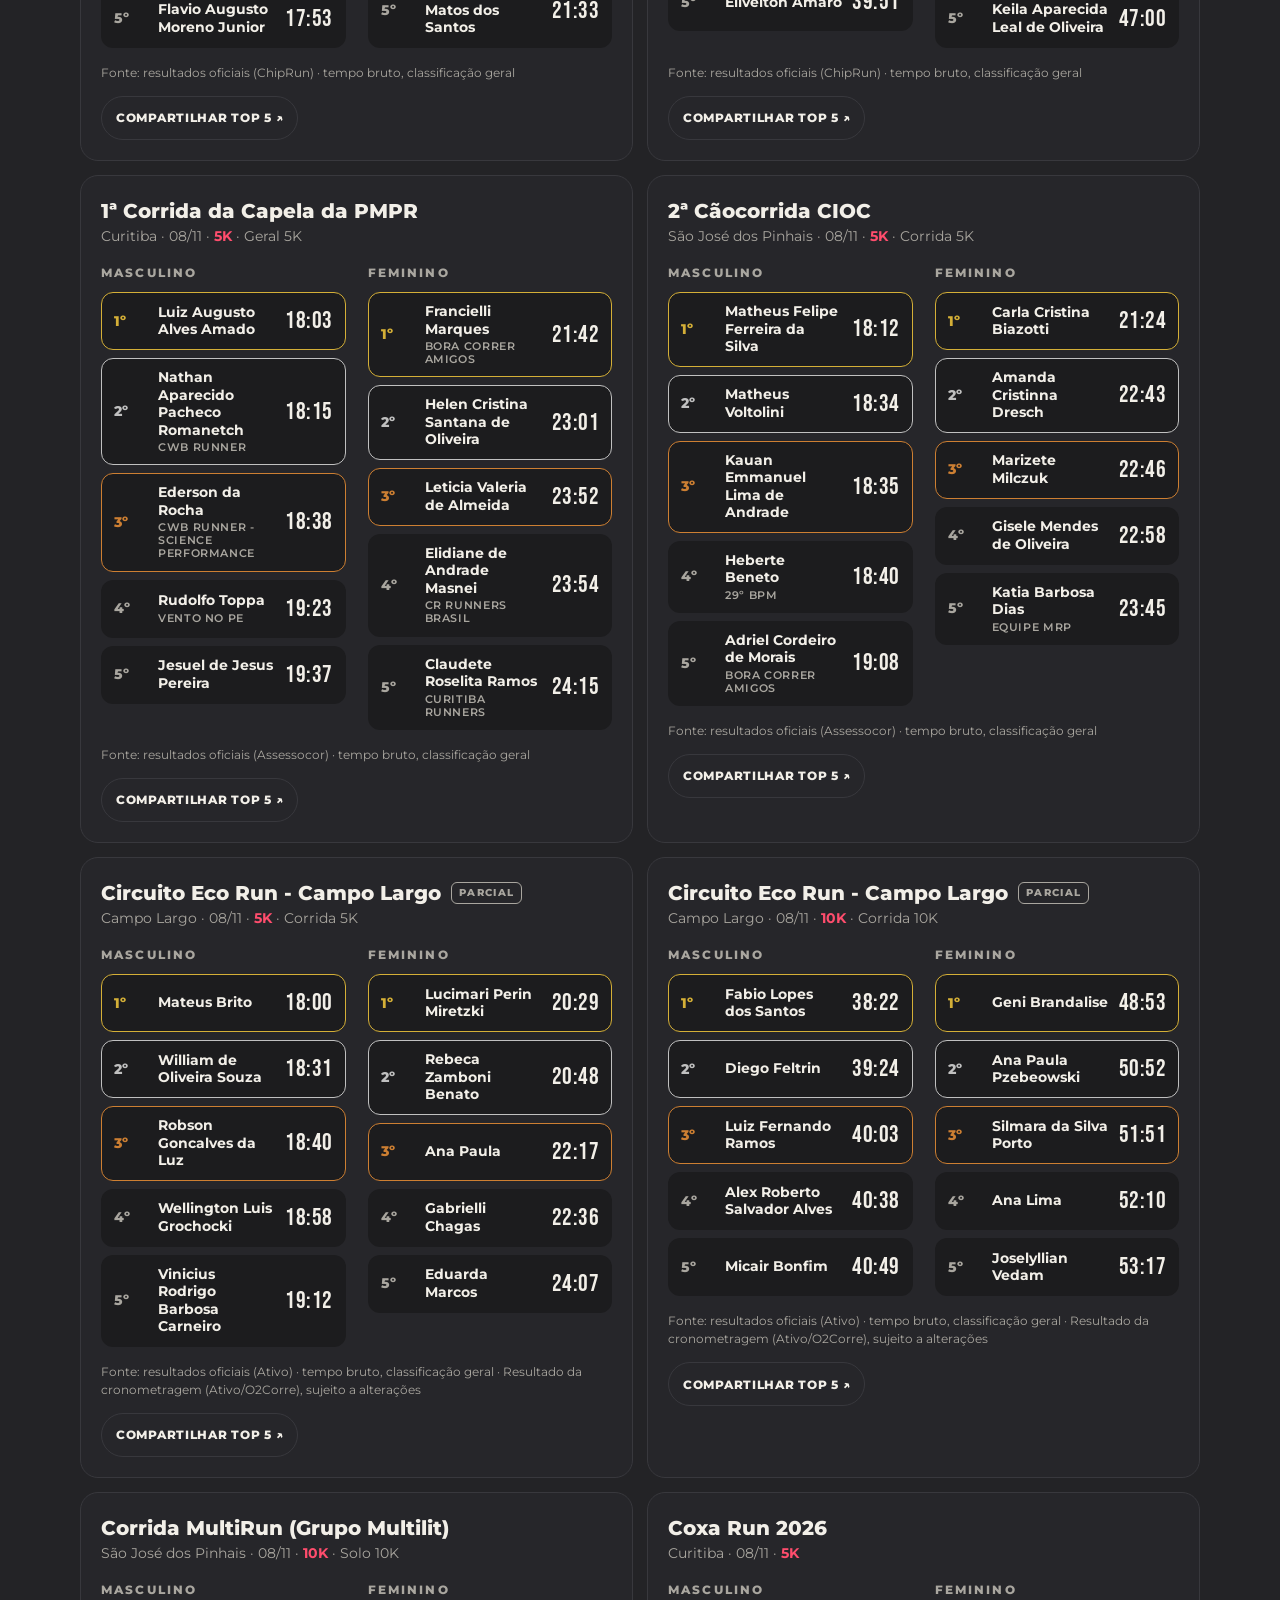
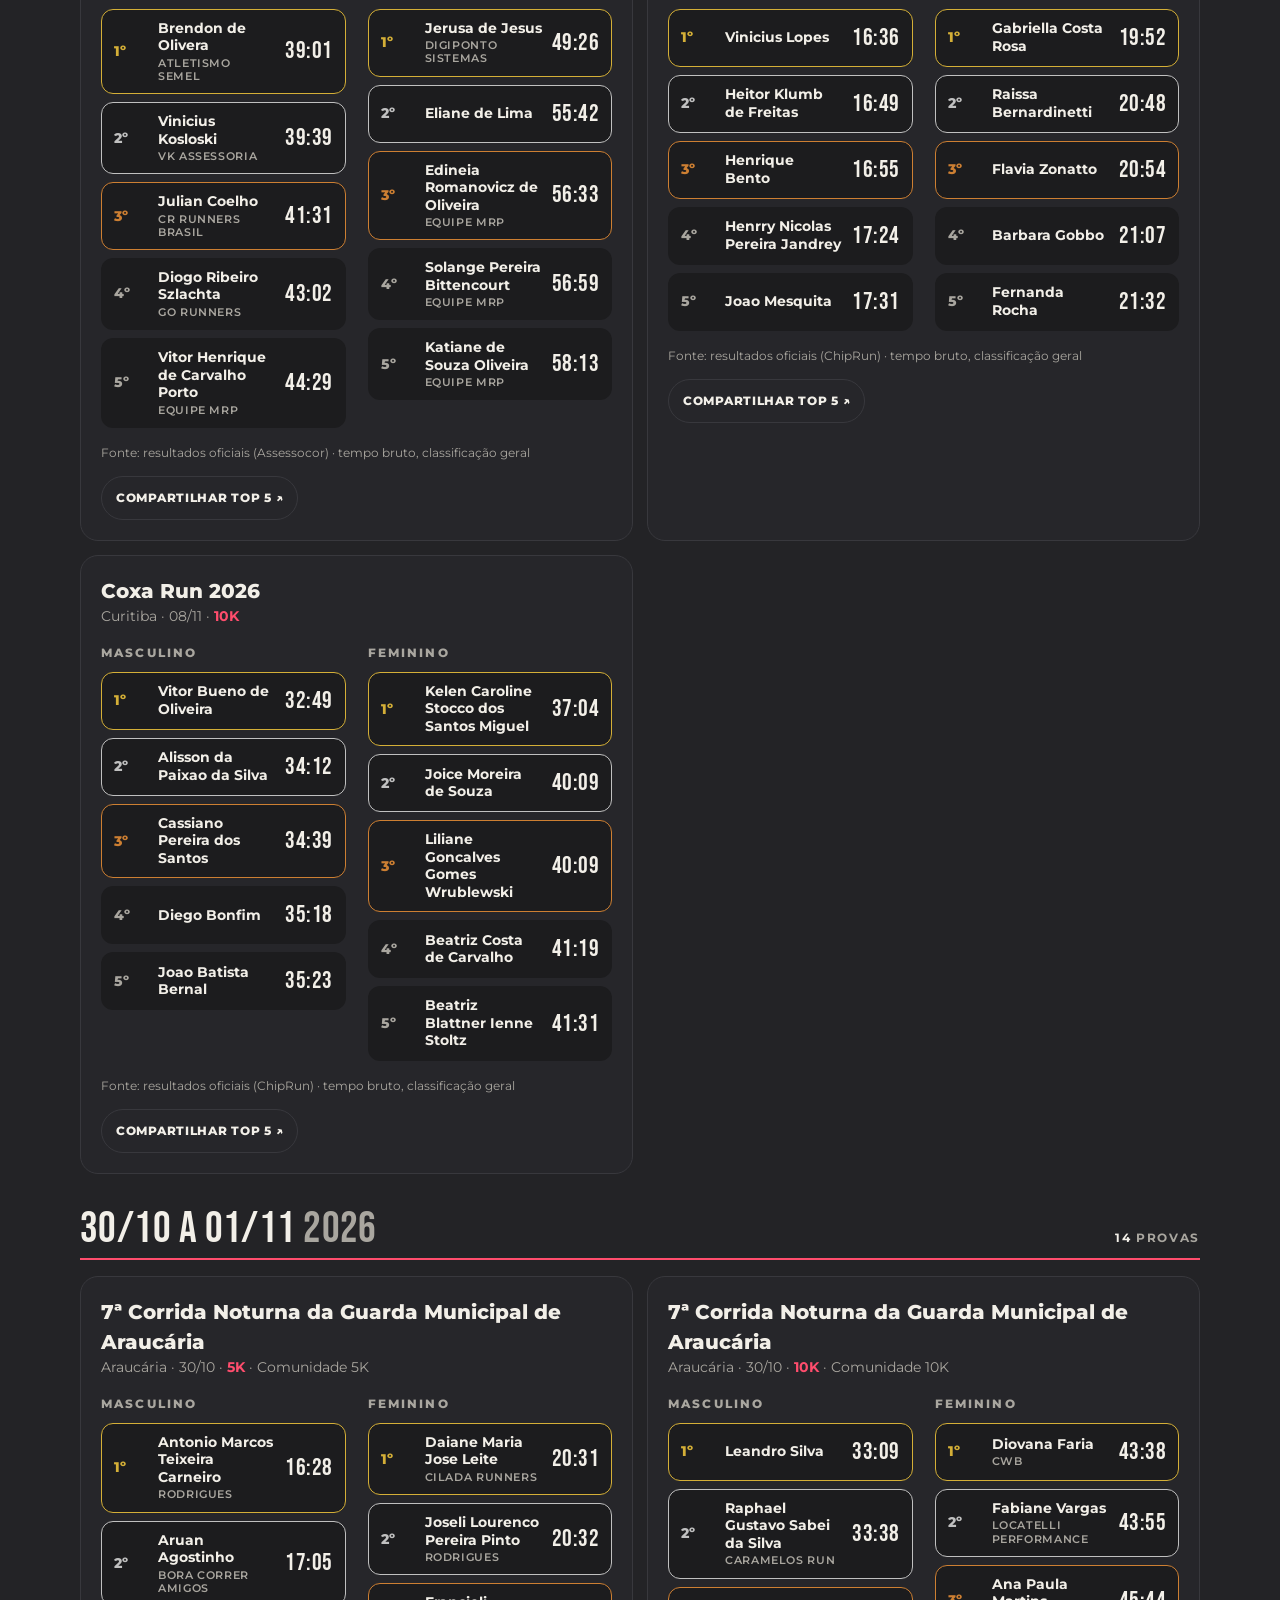
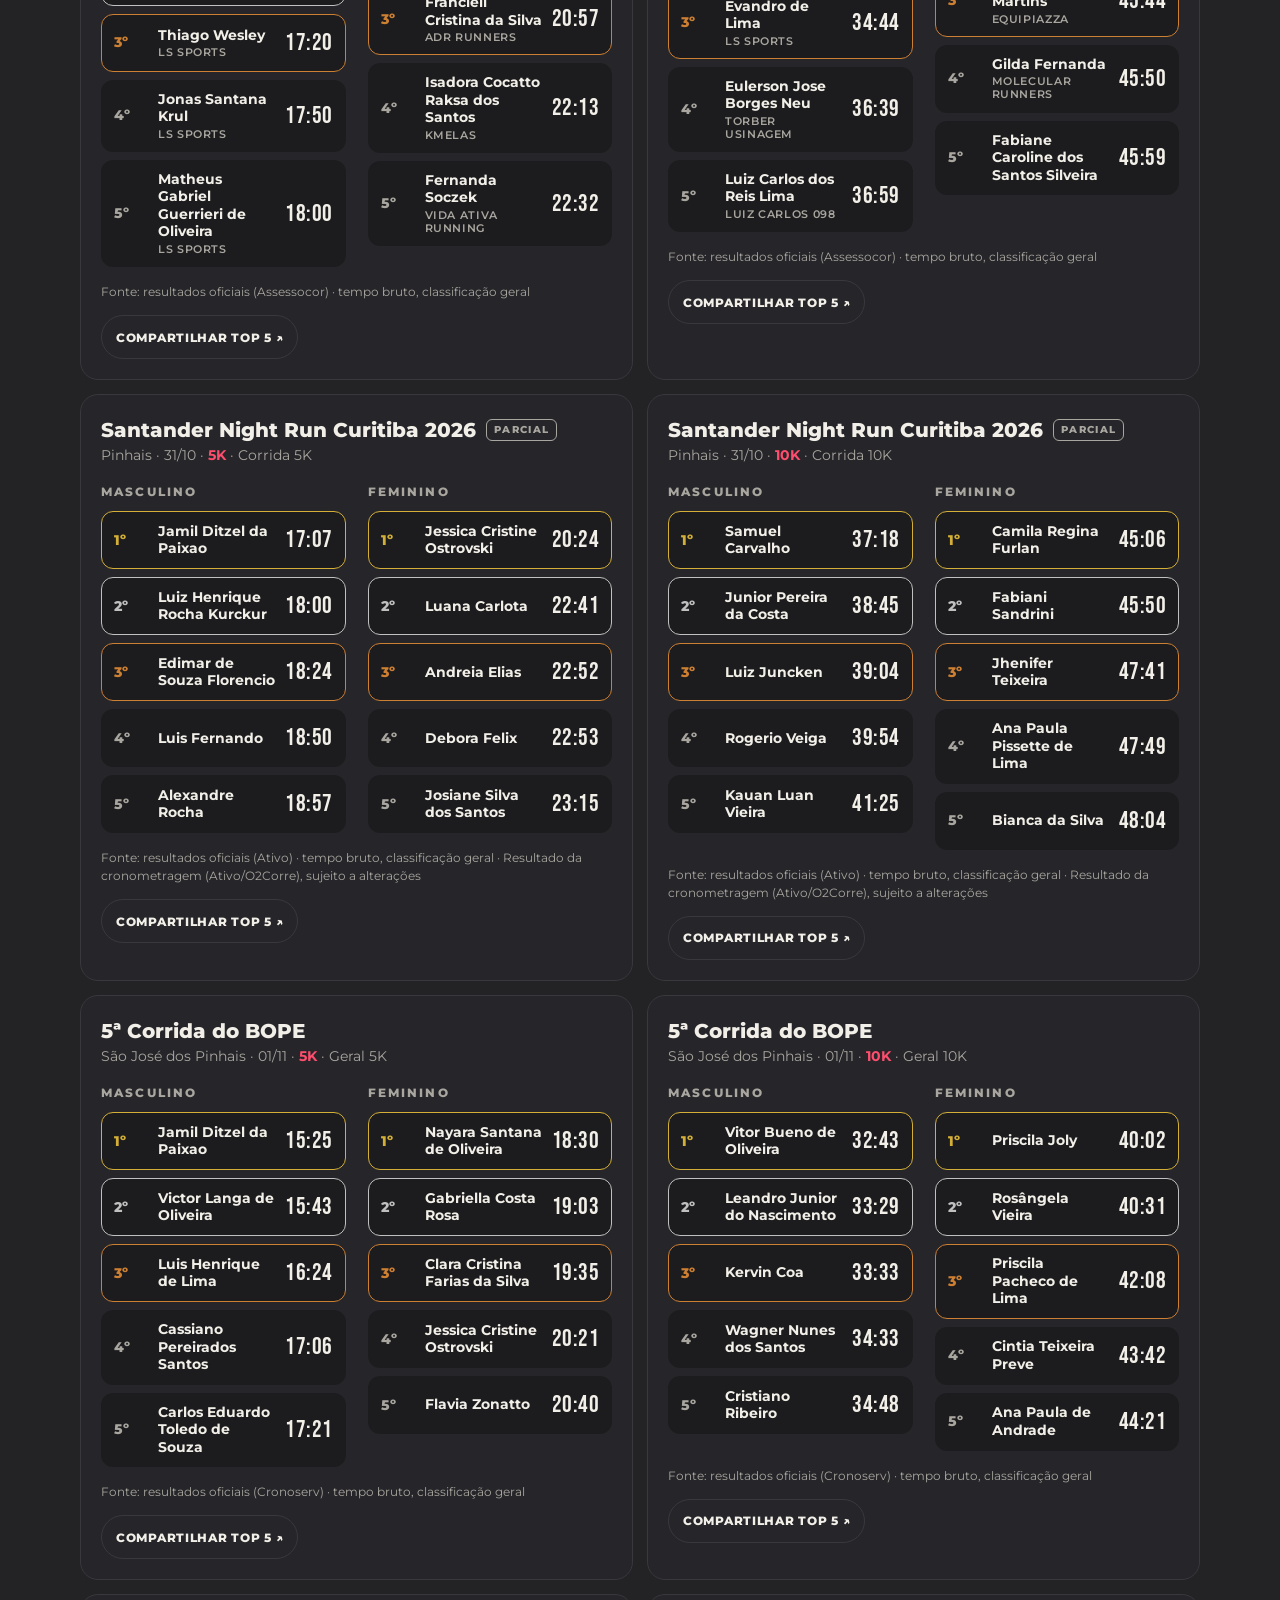
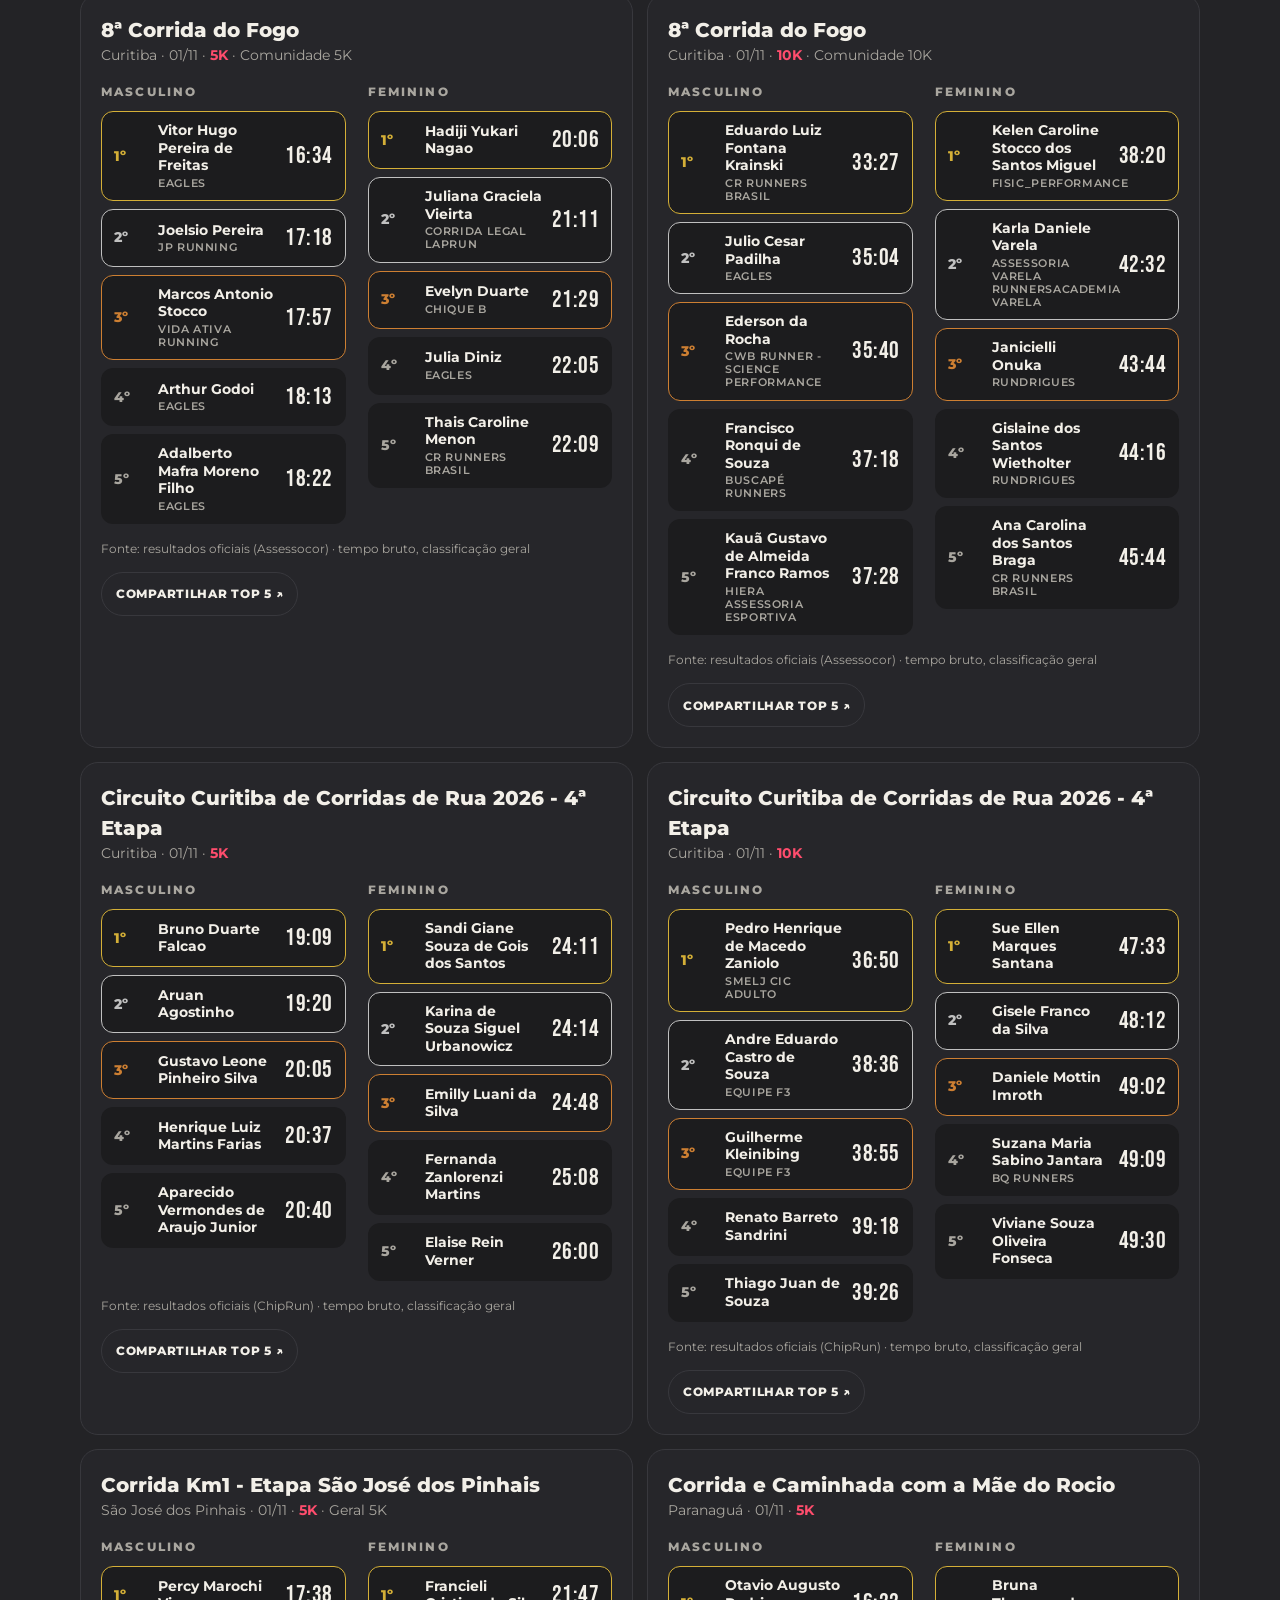
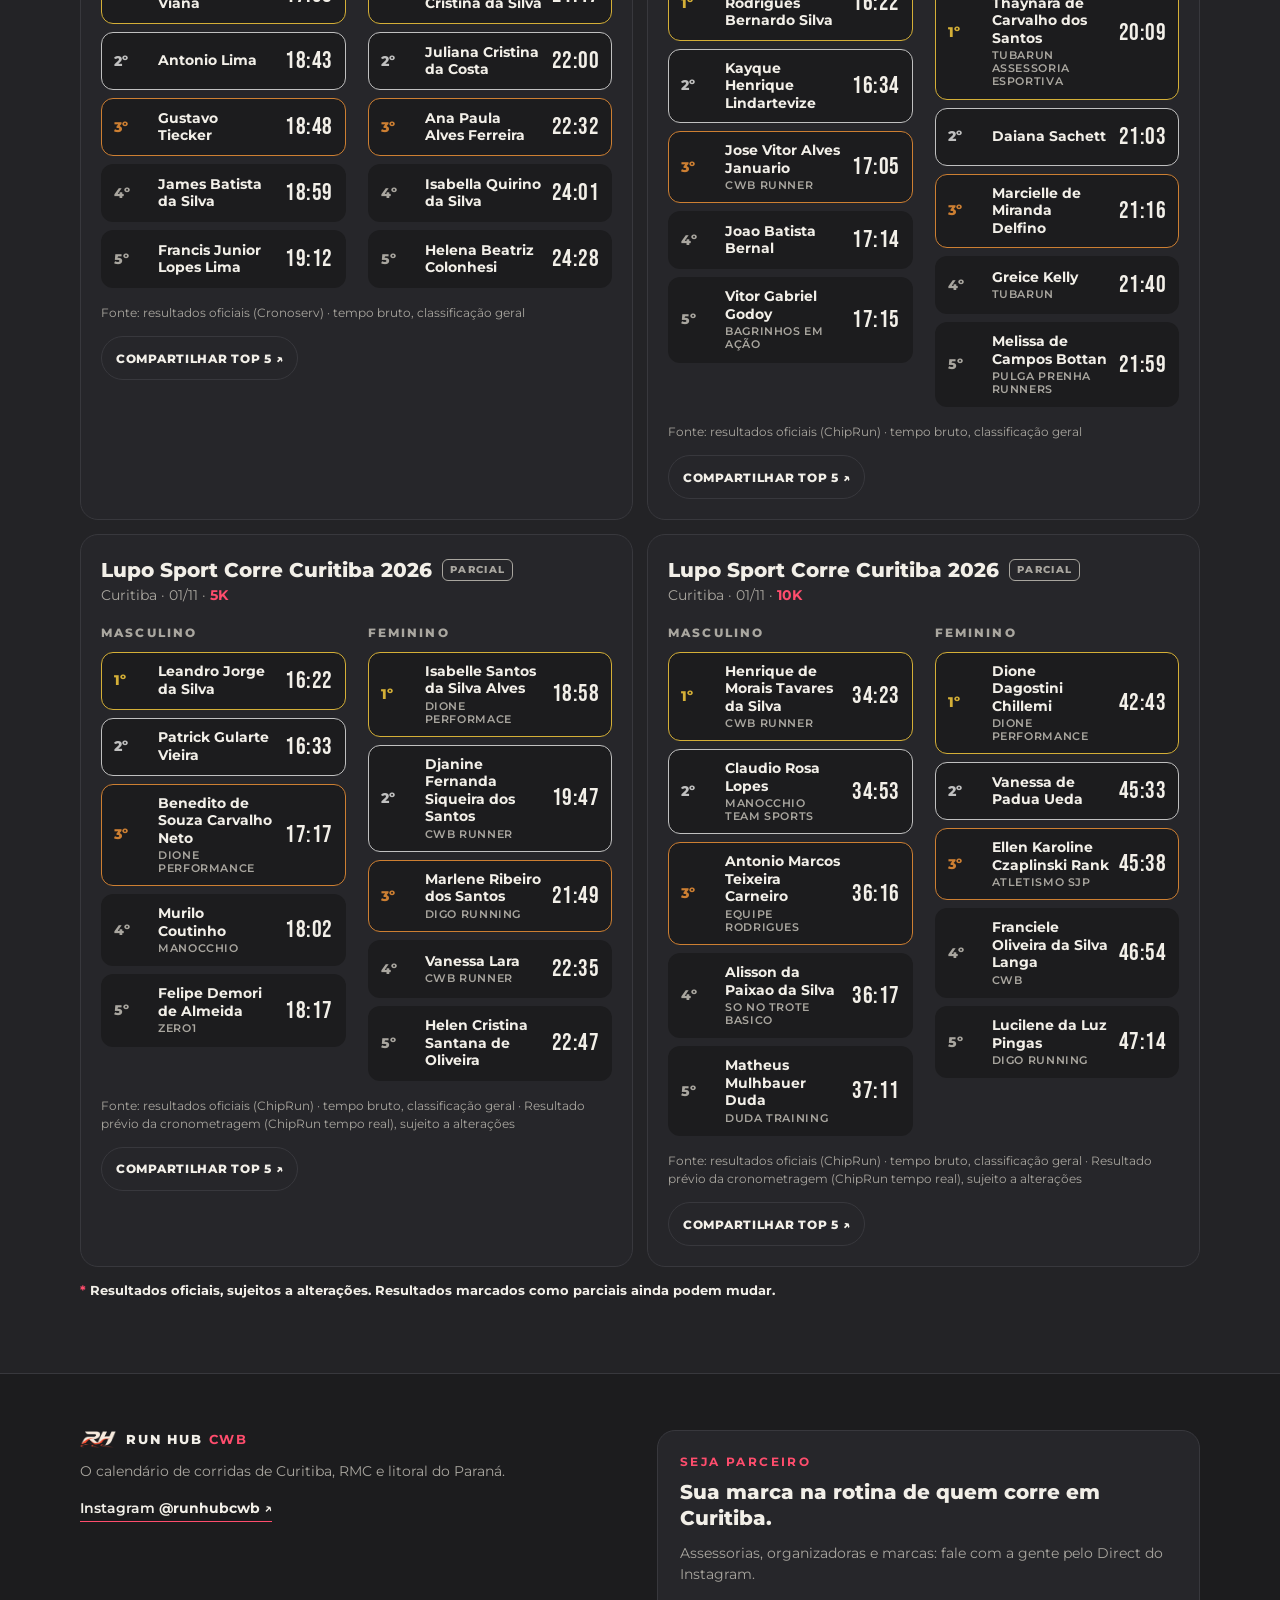
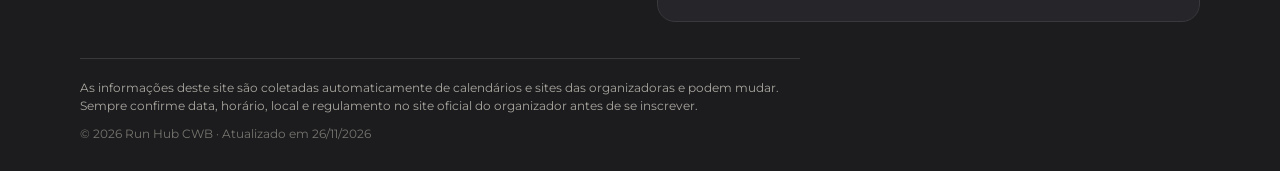
<file: resultados.html>
<!doctype html>
<html lang="pt-BR"><head>
<meta charset="utf-8"><meta name="viewport" content="width=device-width,initial-scale=1,viewport-fit=cover">
<title>Histórico de resultados · Run Hub CWB</title>
<meta name="description" content="Histórico de resultados das corridas de Curitiba, RMC e litoral do Paraná: top 5 geral masculino e feminino de cada prova, só de fontes oficiais.">
<meta name="theme-color" content="#1C1C1E"><link rel="icon" href="img/favicon.png">
<link rel="preload" href="fonts/BebasNeue-Regular.ttf" as="font" crossorigin><link rel="stylesheet" href="css/style.css">
<script>!function(){var r={calculadora:"ferramentas.html#calculadora",monte:"ferramentas.html#monte",temporada:"temporada.html",podio:"resultados.html#podio"},h=location.hash.slice(1);if(/(^|\/)(index\.html)?$/.test(location.pathname)&&r[h])location.replace(r[h])}();</script>
</head><body data-tab="resultados">
<a class="skip" href="#conteudo">Pular para o conteúdo</a>
<header class="nav"><div class="wrap nav-in">
  <a class="brand" href="index.html"><img src="img/rh_logo.png" alt="" width="40" height="40"><span>RUN HUB <b>CWB</b></span></a>
  <nav class="hlinks" aria-label="Principal"><a class="hl" href="index.html"><svg viewBox="0 0 24 24" aria-hidden="true"><path d="M4 6h16M4 12h16M4 18h10"/><circle cx="19" cy="18" r="2"/></svg><span>Provas</span></a><a class="hl" href="resultados.html" aria-current=page><svg viewBox="0 0 24 24" aria-hidden="true"><path d="M8 21h8M12 17v4M7 4h10v5a5 5 0 0 1-10 0V4Z"/><path d="M17 6h3v2a3 3 0 0 1-3 3M7 6H4v2a3 3 0 0 0 3 3"/></svg><span>Resultados</span></a><a class="hl" href="ferramentas.html"><svg viewBox="0 0 24 24" aria-hidden="true"><rect x="4" y="3" width="16" height="18" rx="2"/><path d="M8 7h8M8 12h2M14 12h2M8 16h2M14 16h2"/></svg><span>Ferramentas</span></a><a class="hl" href="mundo.html"><svg viewBox="0 0 24 24" aria-hidden="true"><circle cx="12" cy="12" r="9"/><path d="M3 12h18M12 3a14 14 0 0 1 0 18M12 3a14 14 0 0 0 0 18"/></svg><span>Mundo</span></a><a class="hl" href="temporada.html"><svg viewBox="0 0 24 24" aria-hidden="true"><path d="m12 3 2.7 5.6 6.1.9-4.4 4.3 1 6.1L12 17l-5.4 2.9 1-6.1L3.2 9.5l6.1-.9Z"/></svg><span>Temporada</span><b class="badge" id="season-badge" hidden>0</b></a></nav>
</div></header>
<nav class="subnav" aria-label="Resultados"><div class="wrap"><a href="resultados.html#podio" aria-current=page>Pódio do fim de semana</a><a href="mais-rapidos.html">Mais rápidos do mês</a><a href="recordes.html">Recordes do ano</a><a href="resultados.html#historico">Histórico</a></div></nav>
<div id="conteudo"><header class="phead"><div class="wrap"><p class="eyebrow">Resultados</p><h1>Quem subiu ao <em>pódio</em></h1><p class="lead">Só resultados oficiais: o top 5 do último fim de semana e o histórico completo.</p></div></header>
<main><section class="sec sec-tight" id="podio"><div class="wrap">
  <div class="sec-h"><p class="eyebrow">Pódio do fim de semana · 20 a 22/11</p><h2>O <em>top 5</em> do fim de semana</h2><p class="sub">Top 5 geral masculino e feminino de cada prova e distância, direto dos resultados oficiais.</p></div>
  <div class="ptabs" role="tablist"><button class="ptab on" data-p="lucas-rosa-5k" role="tab"><b>Corrida Lucas Rosa</b><span>5K · 20/11</span></button><button class="ptab" data-p="lua-cheia-8k" role="tab"><b>Corrida da Lua Cheia (174ª edição)</b><span>8K · 21/11</span></button><button class="ptab" data-p="lua-cheia-4k" role="tab"><b>Corrida da Lua Cheia (174ª edição)</b><span>4K · 21/11</span></button><button class="ptab" data-p="procorrer-mizuno-5k" role="tab"><b>Final Circuito Procorrer - Etapa Mizuno</b><span>5K · 21/11</span></button><button class="ptab" data-p="correr-e-massa-10k" role="tab"><b>Circuito Correr é Massa Apostou Loterias - Etapa Curitiba</b><span>10K · 22/11</span></button><button class="ptab" data-p="correr-e-massa-5k" role="tab"><b>Circuito Correr é Massa Apostou Loterias - Etapa Curitiba</b><span>5K · 22/11</span></button><button class="ptab" data-p="condor-paranagua-10k" role="tab"><b>Condor Running - Etapa Paranaguá</b><span>10K · 22/11</span></button><button class="ptab" data-p="condor-paranagua-5k" role="tab"><b>Condor Running - Etapa Paranaguá</b><span>5K · 22/11</span></button><button class="ptab" data-p="jacomar-10k" role="tab"><b>Corrida e Caminhada Jacomar 60 Anos</b><span>10K · 22/11</span></button><button class="ptab" data-p="jacomar-5k" role="tab"><b>Corrida e Caminhada Jacomar 60 Anos</b><span>5K · 22/11</span></button></div>
  <div class="ppanel on" id="p-lucas-rosa-5k">
<div class="ph"><h4>Corrida Lucas Rosa</h4><p>Araucária · 20/11 · <b>5K</b></p></div>
<div class="pcols"><div class="pl"><h5>Masculino</h5><ol><li class="gold"><span class="pos">1º</span><span class="nm">Laercio Lodi<small>ASSESSORIA ESPORTIVA START RUN</small></span><span class="t">16:05</span></li><li class="silver"><span class="pos">2º</span><span class="nm">Raphael Gustavo Sabei da Silva<small>CARAMELOS RUN</small></span><span class="t">16:31</span></li><li class="bronze"><span class="pos">3º</span><span class="nm">Evandro de Lima<small>TOP BRANDS SUPLEMENTOS</small></span><span class="t">16:53</span></li><li class=""><span class="pos">4º</span><span class="nm">Antonio Marcos Teixeira Carneiro<small>ATLETISMO SEMEL</small></span><span class="t">17:15</span></li><li class=""><span class="pos">5º</span><span class="nm">Elton de Lima</span><span class="t">17:17</span></li></ol></div><div class="pl"><h5>Feminino</h5><ol><li class="gold"><span class="pos">1º</span><span class="nm">Joseli Lourenco Pereira Pinto<small>RODRIGUES</small></span><span class="t">21:00</span></li><li class="silver"><span class="pos">2º</span><span class="nm">Alanis Muniz Chibior<small>VENTO NO PÉ</small></span><span class="t">22:01</span></li><li class="bronze"><span class="pos">3º</span><span class="nm">Fabiane Caroline dos Santos Silveira</span><span class="t">22:07</span></li><li class=""><span class="pos">4º</span><span class="nm">Izabela Loruama<small>AYROCA</small></span><span class="t">22:08</span></li><li class=""><span class="pos">5º</span><span class="nm">Fernanda Soczek<small>VIDA ATIVA RUNNING</small></span><span class="t">22:12</span></li></ol></div></div>
<p class="pfonte">Fonte: resultados oficiais (Assessocor) · tempo bruto, critério da classificação geral</p>
<div class="pshare"><button class="btn btn-ghost btn-sm share-top5" type="button" data-p="lucas-rosa-5k">Compartilhar top 5 ↗</button></div>
</div><div class="ppanel" id="p-lua-cheia-8k">
<div class="ph"><h4>Corrida da Lua Cheia (174ª edição)</h4><p>Colombo · 21/11 · <b>8K</b></p></div>
<div class="pcols"><div class="pl"><h5>Masculino</h5><ol><li class="gold"><span class="pos">1º</span><span class="nm">Lucas Rodrigues de Lima<small>TH ASSESSORIA ESPORTIVA</small></span><span class="t">28:24</span></li><li class="silver"><span class="pos">2º</span><span class="nm">Franco Willian da Silva Oliveira<small>CWB RUNNER</small></span><span class="t">29:51</span></li><li class="bronze"><span class="pos">3º</span><span class="nm">Tiago Cordeiro</span><span class="t">31:08</span></li><li class=""><span class="pos">4º</span><span class="nm">Evandro Ribeiro Felix<small>KOM BIKES</small></span><span class="t">31:36</span></li><li class=""><span class="pos">5º</span><span class="nm">Kako Barcelluz Mottin<small>MOTIRÕ RUNNING CLUB</small></span><span class="t">31:57</span></li></ol></div><div class="pl"><h5>Feminino</h5><ol><li class="gold"><span class="pos">1º</span><span class="nm">Flavia Oliveira<small>TEAM DIGO RUNING</small></span><span class="t">39:47</span></li><li class="silver"><span class="pos">2º</span><span class="nm">Ana Paula da Silva Gomes<small>HPR</small></span><span class="t">40:50</span></li><li class="bronze"><span class="pos">3º</span><span class="nm">Maria Beatriz de Souza Martins<small>AUTONOMOS DA CORRIDA</small></span><span class="t">42:02</span></li><li class=""><span class="pos">4º</span><span class="nm">Angela Cristina</span><span class="t">43:02</span></li><li class=""><span class="pos">5º</span><span class="nm">Jamyli Andrade Correa</span><span class="t">43:11</span></li></ol></div></div>
<p class="pfonte">Fonte: resultados oficiais (Assessocor) · tempo bruto, critério da classificação geral</p>
<div class="pshare"><button class="btn btn-ghost btn-sm share-top5" type="button" data-p="lua-cheia-8k">Compartilhar top 5 ↗</button></div>
</div><div class="ppanel" id="p-lua-cheia-4k">
<div class="ph"><h4>Corrida da Lua Cheia (174ª edição)</h4><p>Colombo · 21/11 · <b>4K</b></p></div>
<div class="pcols"><div class="pl"><h5>Masculino</h5><ol><li class="gold"><span class="pos">1º</span><span class="nm">Vinicius Lopes<small>VINICIUS LOPES</small></span><span class="t">14:49</span></li><li class="silver"><span class="pos">2º</span><span class="nm">Luiz Augusto Alves Amado</span><span class="t">15:07</span></li><li class="bronze"><span class="pos">3º</span><span class="nm">Julio Cesar Rodrigues da Silva<small>RUNNING MOVE</small></span><span class="t">15:40</span></li><li class=""><span class="pos">4º</span><span class="nm">Eric Patrick de Castro Batista<small>TH ASSESSORIA ESPORTIVA</small></span><span class="t">16:07</span></li><li class=""><span class="pos">5º</span><span class="nm">Isaac Amos Novaes da Silva</span><span class="t">16:19</span></li></ol></div><div class="pl"><h5>Feminino</h5><ol><li class="gold"><span class="pos">1º</span><span class="nm">Camila Janke da Silva Ferreira<small>TIME DA DIONE</small></span><span class="t">18:16</span></li><li class="silver"><span class="pos">2º</span><span class="nm">Marlene Ribeiro dos Santos</span><span class="t">18:58</span></li><li class="bronze"><span class="pos">3º</span><span class="nm">Deborah Rodrigues Rocha</span><span class="t">19:09</span></li><li class=""><span class="pos">4º</span><span class="nm">Ananda Kerolin</span><span class="t">19:56</span></li><li class=""><span class="pos">5º</span><span class="nm">Ana Paula Carvalho<small>CR RUNNERS BRASIL</small></span><span class="t">20:04</span></li></ol></div></div>
<p class="pfonte">Fonte: resultados oficiais (Assessocor) · tempo bruto, critério da classificação geral</p>
<div class="pshare"><button class="btn btn-ghost btn-sm share-top5" type="button" data-p="lua-cheia-4k">Compartilhar top 5 ↗</button></div>
</div><div class="ppanel" id="p-procorrer-mizuno-5k">
<div class="ph"><h4>Final Circuito Procorrer - Etapa Mizuno</h4><p>Curitiba · 21/11 · <b>5K</b></p></div>
<div class="pcols"><div class="pl"><h5>Masculino</h5><ol><li class="gold"><span class="pos">1º</span><span class="nm">Gabriel Lecheta de Souza</span><span class="t">14:44</span></li><li class="silver"><span class="pos">2º</span><span class="nm">Pedro Henrique de Macedo Zaniolo</span><span class="t">15:44</span></li><li class="bronze"><span class="pos">3º</span><span class="nm">Nathan Aparecido Pacheco Romanetch</span><span class="t">16:07</span></li><li class=""><span class="pos">4º</span><span class="nm">Gabriel Borges</span><span class="t">16:42</span></li><li class=""><span class="pos">5º</span><span class="nm">Jorge Nestor Perreira</span><span class="t">16:43</span></li></ol></div><div class="pl"><h5>Feminino</h5><ol><li class="gold"><span class="pos">1º</span><span class="nm">Mahara Freitas dos Santos</span><span class="t">20:33</span></li><li class="silver"><span class="pos">2º</span><span class="nm">Leiliane Sousa Nunes</span><span class="t">20:34</span></li><li class="bronze"><span class="pos">3º</span><span class="nm">Bianca Bueno das Neves</span><span class="t">21:03</span></li><li class=""><span class="pos">4º</span><span class="nm">Elaine Pauly</span><span class="t">21:45</span></li><li class=""><span class="pos">5º</span><span class="nm">Grace Kelly</span><span class="t">22:09</span></li></ol></div></div>
<p class="pfonte">Fonte: resultados oficiais (Cronoserv) · tempo bruto, critério da classificação geral · Resultado provisório da cronometragem, sujeito a alterações</p>
<div class="pshare"><button class="btn btn-ghost btn-sm share-top5" type="button" data-p="procorrer-mizuno-5k">Compartilhar top 5 ↗</button></div>
</div><div class="ppanel" id="p-correr-e-massa-10k">
<div class="ph"><h4>Circuito Correr é Massa Apostou Loterias - Etapa Curitiba</h4><p>Curitiba · 22/11 · <b>10K</b></p></div>
<div class="pcols"><div class="pl"><h5>Masculino</h5><ol><li class="gold"><span class="pos">1º</span><span class="nm">Osmar Junior Pereira da Costa</span><span class="t">37:46</span></li><li class="silver"><span class="pos">2º</span><span class="nm">Alex Sandro Cordeiro</span><span class="t">38:34</span></li><li class="bronze"><span class="pos">3º</span><span class="nm">Mauro Henrique Tancon</span><span class="t">38:46</span></li><li class=""><span class="pos">4º</span><span class="nm">Airton Carlos Sebastiao</span><span class="t">41:04</span></li><li class=""><span class="pos">5º</span><span class="nm">Danilo Alves de Farias</span><span class="t">41:27</span></li></ol></div><div class="pl"><h5>Feminino</h5><ol><li class="gold"><span class="pos">1º</span><span class="nm">Cileia Adriana Oestreich Weimer</span><span class="t">41:38</span></li><li class="silver"><span class="pos">2º</span><span class="nm">Delzani dos Santos Franco</span><span class="t">41:46</span></li><li class="bronze"><span class="pos">3º</span><span class="nm">Lis Acacia Carias de Sousa</span><span class="t">43:48</span></li><li class=""><span class="pos">4º</span><span class="nm">Maiara Antunes</span><span class="t">44:19</span></li><li class=""><span class="pos">5º</span><span class="nm">Viviane Del Arco</span><span class="t">45:12</span></li></ol></div></div>
<p class="pfonte">Fonte: resultados oficiais (Cronoserv) · tempo bruto, critério da classificação geral · Resultado provisório da cronometragem, sujeito a alterações</p>
<div class="pshare"><button class="btn btn-ghost btn-sm share-top5" type="button" data-p="correr-e-massa-10k">Compartilhar top 5 ↗</button></div>
</div><div class="ppanel" id="p-correr-e-massa-5k">
<div class="ph"><h4>Circuito Correr é Massa Apostou Loterias - Etapa Curitiba</h4><p>Curitiba · 22/11 · <b>5K</b></p></div>
<div class="pcols"><div class="pl"><h5>Masculino</h5><ol><li class="gold"><span class="pos">1º</span><span class="nm">Andre Santos Cordeiro</span><span class="t">19:10</span></li><li class="silver"><span class="pos">2º</span><span class="nm">Bruno Guanieri Motta</span><span class="t">19:13</span></li><li class="bronze"><span class="pos">3º</span><span class="nm">Charles Ramon Maia Oliveira</span><span class="t">19:52</span></li><li class=""><span class="pos">4º</span><span class="nm">Diego Padilha</span><span class="t">19:59</span></li><li class=""><span class="pos">5º</span><span class="nm">Paulo Cesar</span><span class="t">20:00</span></li></ol></div><div class="pl"><h5>Feminino</h5><ol><li class="gold"><span class="pos">1º</span><span class="nm">Diovana Oliveira Faria</span><span class="t">21:08</span></li><li class="silver"><span class="pos">2º</span><span class="nm">Giovana Castro da Silva Hexsel</span><span class="t">22:46</span></li><li class="bronze"><span class="pos">3º</span><span class="nm">Aline Domingues da Luz</span><span class="t">23:41</span></li><li class=""><span class="pos">4º</span><span class="nm">Sandra Superbi Pereira</span><span class="t">24:06</span></li><li class=""><span class="pos">5º</span><span class="nm">Ivonete de Franca Pereira</span><span class="t">24:09</span></li></ol></div></div>
<p class="pfonte">Fonte: resultados oficiais (Cronoserv) · tempo bruto, critério da classificação geral · Resultado provisório da cronometragem, sujeito a alterações</p>
<div class="pshare"><button class="btn btn-ghost btn-sm share-top5" type="button" data-p="correr-e-massa-5k">Compartilhar top 5 ↗</button></div>
</div><div class="ppanel" id="p-condor-paranagua-10k">
<div class="ph"><h4>Condor Running - Etapa Paranaguá</h4><p>Paranaguá · 22/11 · <b>10K</b></p></div>
<div class="pcols"><div class="pl"><h5>Masculino</h5><ol><li class="gold"><span class="pos">1º</span><span class="nm">Leandro Marcelino de Oliveira</span><span class="t">35:15</span></li><li class="silver"><span class="pos">2º</span><span class="nm">Joao Batista Bernal</span><span class="t">36:55</span></li><li class="bronze"><span class="pos">3º</span><span class="nm">Jackson Ferreira Russi</span><span class="t">37:56</span></li><li class=""><span class="pos">4º</span><span class="nm">Matheus Rodrigues da Silva</span><span class="t">38:20</span></li><li class=""><span class="pos">5º</span><span class="nm">Wyllian Floriano Silverio</span><span class="t">40:43</span></li></ol></div><div class="pl"><h5>Feminino</h5><ol><li class="gold"><span class="pos">1º</span><span class="nm">Luciana Beatriz Freitas da Rocha</span><span class="t">45:35</span></li><li class="silver"><span class="pos">2º</span><span class="nm">Marcielle Miranda Delfino</span><span class="t">46:13</span></li><li class="bronze"><span class="pos">3º</span><span class="nm">Melissa de Campos Bottan</span><span class="t">47:34</span></li><li class=""><span class="pos">4º</span><span class="nm">Fabiola Ferreira de Souza</span><span class="t">48:54</span></li><li class=""><span class="pos">5º</span><span class="nm">Raquel Guterres Pless</span><span class="t">48:55</span></li></ol></div></div>
<p class="pfonte">Fonte: resultados oficiais (Cronoserv) · tempo bruto, critério da classificação geral</p>
<div class="pshare"><button class="btn btn-ghost btn-sm share-top5" type="button" data-p="condor-paranagua-10k">Compartilhar top 5 ↗</button></div>
</div><div class="ppanel" id="p-condor-paranagua-5k">
<div class="ph"><h4>Condor Running - Etapa Paranaguá</h4><p>Paranaguá · 22/11 · <b>5K</b></p></div>
<div class="pcols"><div class="pl"><h5>Masculino</h5><ol><li class="gold"><span class="pos">1º</span><span class="nm">Ubiraci Pereira Lima</span><span class="t">17:13</span></li><li class="silver"><span class="pos">2º</span><span class="nm">Leonardo Grassi</span><span class="t">17:31</span></li><li class="bronze"><span class="pos">3º</span><span class="nm">Diego do Rosario Goncalves</span><span class="t">17:37</span></li><li class=""><span class="pos">4º</span><span class="nm">Lukas Jose Maria Pedro</span><span class="t">17:55</span></li><li class=""><span class="pos">5º</span><span class="nm">Hailander Santos</span><span class="t">18:27</span></li></ol></div><div class="pl"><h5>Feminino</h5><ol><li class="gold"><span class="pos">1º</span><span class="nm">Maira Carolina Cherritte Silva</span><span class="t">21:04</span></li><li class="silver"><span class="pos">2º</span><span class="nm">Fernanda Kasumi Ishii</span><span class="t">21:17</span></li><li class="bronze"><span class="pos">3º</span><span class="nm">Greice Kelly de Siqueira Matoso</span><span class="t">21:41</span></li><li class=""><span class="pos">4º</span><span class="nm">Bruna Fernanda Moura</span><span class="t">21:56</span></li><li class=""><span class="pos">5º</span><span class="nm">Cristina Mara Ribeiro</span><span class="t">22:38</span></li></ol></div></div>
<p class="pfonte">Fonte: resultados oficiais (Cronoserv) · tempo bruto, critério da classificação geral</p>
<div class="pshare"><button class="btn btn-ghost btn-sm share-top5" type="button" data-p="condor-paranagua-5k">Compartilhar top 5 ↗</button></div>
</div><div class="ppanel" id="p-jacomar-10k">
<div class="ph"><h4>Corrida e Caminhada Jacomar 60 Anos</h4><p>São José dos Pinhais · 22/11 · <b>10K</b></p></div>
<div class="pcols"><div class="pl"><h5>Masculino</h5><ol><li class="gold"><span class="pos">1º</span><span class="nm">Jamil Paixao<small>CR RUNNERS BRASIL</small></span><span class="t">31:35</span></li><li class="silver"><span class="pos">2º</span><span class="nm">Eduardo Luoz Fontana Krainski</span><span class="t">32:11</span></li><li class="bronze"><span class="pos">3º</span><span class="nm">Alisson da Silva</span><span class="t">32:47</span></li><li class=""><span class="pos">4º</span><span class="nm">Caio Lima<small>TEAM STRAFIT TEMPEROS</small></span><span class="t">32:55</span></li><li class=""><span class="pos">5º</span><span class="nm">Jurandyr Couto<small>#TIMEJURANDYRCOUTO</small></span><span class="t">33:35</span></li></ol></div><div class="pl"><h5>Feminino</h5><ol><li class="gold"><span class="pos">1º</span><span class="nm">Kelen Miguel<small>FISIC_ PERFORMANCE</small></span><span class="t">36:47</span></li><li class="silver"><span class="pos">2º</span><span class="nm">Djanine Fernanda Siqueira dos Santos<small>CWB RUNNER</small></span><span class="t">37:16</span></li><li class="bronze"><span class="pos">3º</span><span class="nm">Fabricia Ester Stedille<small>#TIMEJURANDYRCOUTO</small></span><span class="t">37:53</span></li><li class=""><span class="pos">4º</span><span class="nm">Ellen Karoline Czaplinski Rank<small>SUPERMERCADO JACOMAR</small></span><span class="t">40:58</span></li><li class=""><span class="pos">5º</span><span class="nm">Leticia Cristina</span><span class="t">41:06</span></li></ol></div></div>
<p class="pfonte">Fonte: resultados oficiais (Assessocor) · tempo bruto, critério da classificação geral</p>
<div class="pshare"><button class="btn btn-ghost btn-sm share-top5" type="button" data-p="jacomar-10k">Compartilhar top 5 ↗</button></div>
</div><div class="ppanel" id="p-jacomar-5k">
<div class="ph"><h4>Corrida e Caminhada Jacomar 60 Anos</h4><p>São José dos Pinhais · 22/11 · <b>5K</b></p></div>
<div class="pcols"><div class="pl"><h5>Masculino</h5><ol><li class="gold"><span class="pos">1º</span><span class="nm">Patrick Gularte Vieira</span><span class="t">15:33</span></li><li class="silver"><span class="pos">2º</span><span class="nm">Cassiano Pereira dos Santos<small>CR RUNNERS BRASIL</small></span><span class="t">15:42</span></li><li class="bronze"><span class="pos">3º</span><span class="nm">Vitor Bueno de Oliveira<small>CRRUNNERS BRASIL</small></span><span class="t">15:54</span></li><li class=""><span class="pos">4º</span><span class="nm">Felipe Augusto da Silva<small>MS RUNNING</small></span><span class="t">15:58</span></li><li class=""><span class="pos">5º</span><span class="nm">Rafael Pereira de Mello<small>LIMITE ZERO</small></span><span class="t">16:20</span></li></ol></div><div class="pl"><h5>Feminino</h5><ol><li class="gold"><span class="pos">1º</span><span class="nm">Nayara Santana de Oliveira Borges</span><span class="t">18:22</span></li><li class="silver"><span class="pos">2º</span><span class="nm">Priscila Joly dos Santos<small>CWB RUNNER</small></span><span class="t">19:10</span></li><li class="bronze"><span class="pos">3º</span><span class="nm">Clara Cristina Farias da Silva<small>ATLETSIMO SEMEL</small></span><span class="t">20:07</span></li><li class=""><span class="pos">4º</span><span class="nm">Marlene Ribeiro dos Santos<small>DIGO RUNNING</small></span><span class="t">20:49</span></li><li class=""><span class="pos">5º</span><span class="nm">Lilian Jubanski<small>DIONE PERFORMANCE</small></span><span class="t">21:28</span></li></ol></div></div>
<p class="pfonte">Fonte: resultados oficiais (Assessocor) · tempo bruto, critério da classificação geral</p>
<div class="pshare"><button class="btn btn-ghost btn-sm share-top5" type="button" data-p="jacomar-5k">Compartilhar top 5 ↗</button></div>
</div>
  
  <div class="pmore"><p class="note">Resultados oficiais, sujeitos a alterações.</p><a class="btn btn-ghost btn-sm" href="#historico">Ver histórico ↓</a></div>
</div></section><section class="sec sec-alt" id="historico"><div class="wrap"><div class="sec-h"><p class="eyebrow">Histórico</p><h2>Todos os <em>resultados</em></h2></div>
  <div class="filters" role="search">
    <label class="sel"><span>Mês</span><select id="r-month" data-cur="2026-11"><option value="2026-11">Novembro 2026 · 35 provas</option><option value="2026-10">Outubro 2026 · 14 provas</option><option value="2026-09">Setembro 2026 · 21 provas</option><option value="2026-08">Agosto 2026 · 25 provas</option><option value="2026-07">Julho 2026 · 9 provas</option><option value="2026-06">Junho 2026 · 13 provas</option><option value="2026-05">Maio 2026 · 18 provas</option><option value="2026-04">Abril 2026 · 12 provas</option><option value="2026-03">Março 2026 · 5 provas</option><option value="2026-02">Fevereiro 2026 · 7 provas</option><option value="2026-01">Janeiro 2026 · 2 provas</option></select></label>
    <label class="sel"><span>Prova</span><select id="r-race"><option value="">Todas as provas</option><option value="1a-corrida-da-capela-da-pmpr">1ª Corrida da Capela da PMPR</option><option value="2a-caocorrida-cioc">2ª Cãocorrida CIOC</option><option value="5a-corrida-do-bope">5ª Corrida do BOPE</option><option value="7a-corrida-noturna-da-guarda-municipal-de-araucaria">7ª Corrida Noturna da Guarda Municipal de Araucária</option><option value="7a-corrida-noturna-da-guarda-municipal-de-pinhais">7ª Corrida Noturna da Guarda Municipal de Pinhais</option><option value="8a-corrida-do-fogo">8ª Corrida do Fogo</option><option value="circuito-correr-e-massa-apostou-loterias-etapa-curitiba">Circuito Correr é Massa Apostou Loterias - Etapa Curitiba</option><option value="circuito-curitiba-de-corridas-de-rua-2026-4a-etapa">Circuito Curitiba de Corridas de Rua 2026 - 4ª Etapa</option><option value="circuito-eco-run-campo-largo">Circuito Eco Run - Campo Largo</option><option value="condor-running-etapa-paranagua">Condor Running - Etapa Paranaguá</option><option value="corrida-arauco">Corrida Arauco</option><option value="corrida-km1-etapa-sao-jose-dos-pinhais">Corrida Km1 - Etapa São José dos Pinhais</option><option value="corrida-lucas-rosa">Corrida Lucas Rosa</option><option value="corrida-multirun-grupo-multilit">Corrida MultiRun (Grupo Multilit)</option><option value="corrida-da-lua-cheia-174a-edicao">Corrida da Lua Cheia (174ª edição)</option><option value="corrida-e-caminhada-jacomar-60-anos">Corrida e Caminhada Jacomar 60 Anos</option><option value="corrida-e-caminhada-com-a-mae-do-rocio">Corrida e Caminhada com a Mãe do Rocio</option><option value="coxa-run-2026">Coxa Run 2026</option><option value="final-circuito-procorrer-etapa-mizuno">Final Circuito Procorrer - Etapa Mizuno</option><option value="lupo-sport-corre-curitiba-2026">Lupo Sport Corre Curitiba 2026</option><option value="santander-night-run-curitiba-2026">Santander Night Run Curitiba 2026</option></select></label>
    <div class="fchips" aria-label="Distância"><button class="fchip on" data-d="">Todas</button><button class="fchip" data-d="4k">4K</button><button class="fchip" data-d="5k">5K</button><button class="fchip" data-d="8k">8K</button><button class="fchip" data-d="10k">10K</button><button class="fchip" data-d="21k">21K</button></div>
  </div>
  <p class="result" id="r-result" aria-live="polite"></p>
  <div id="r-wks" aria-live="polite"><section class="month rwk">
  <header class="month-h"><h3>20 a 22/11 <span>2026</span></h3><p class="count"><b class="n">10</b> provas</p></header>
  <div class="rgrid"><article class="rres" data-race="corrida-lucas-rosa" data-dist="5k">
  <div class="ph"><div class="ph-t"><h4>Corrida Lucas Rosa</h4></div><p>Araucária · 20/11 · <b>5K</b> · Corrida 5K</p></div>
  <div class="pcols"><div class="pl"><h5>Masculino</h5><ol><li class="gold"><span class="pos">1º</span><span class="nm">Laercio Lodi<small>ASSESSORIA ESPORTIVA START RUN</small></span><span class="t">16:05</span></li><li class="silver"><span class="pos">2º</span><span class="nm">Raphael Gustavo Sabei da Silva<small>CARAMELOS RUN</small></span><span class="t">16:31</span></li><li class="bronze"><span class="pos">3º</span><span class="nm">Evandro de Lima<small>TOP BRANDS SUPLEMENTOS</small></span><span class="t">16:53</span></li><li class=""><span class="pos">4º</span><span class="nm">Antonio Marcos Teixeira Carneiro<small>ATLETISMO SEMEL</small></span><span class="t">17:15</span></li><li class=""><span class="pos">5º</span><span class="nm">Elton de Lima</span><span class="t">17:17</span></li></ol></div><div class="pl"><h5>Feminino</h5><ol><li class="gold"><span class="pos">1º</span><span class="nm">Joseli Lourenco Pereira Pinto<small>RODRIGUES</small></span><span class="t">21:00</span></li><li class="silver"><span class="pos">2º</span><span class="nm">Alanis Muniz Chibior<small>VENTO NO PÉ</small></span><span class="t">22:01</span></li><li class="bronze"><span class="pos">3º</span><span class="nm">Fabiane Caroline dos Santos Silveira</span><span class="t">22:07</span></li><li class=""><span class="pos">4º</span><span class="nm">Izabela Loruama<small>AYROCA</small></span><span class="t">22:08</span></li><li class=""><span class="pos">5º</span><span class="nm">Fernanda Soczek<small>VIDA ATIVA RUNNING</small></span><span class="t">22:12</span></li></ol></div></div>
  <p class="pfonte">Fonte: resultados oficiais (Assessocor) · tempo bruto, classificação geral</p>
  <div class="pshare"><button class="btn btn-ghost btn-sm share-top5" type="button" data-p="lucas-rosa-5k">Compartilhar top 5 ↗</button></div>
</article><article class="rres" data-race="corrida-da-lua-cheia-174a-edicao" data-dist="4k">
  <div class="ph"><div class="ph-t"><h4>Corrida da Lua Cheia (174ª edição)</h4></div><p>Colombo · 21/11 · <b>4K</b> · Corrida 4K</p></div>
  <div class="pcols"><div class="pl"><h5>Masculino</h5><ol><li class="gold"><span class="pos">1º</span><span class="nm">Vinicius Lopes<small>VINICIUS LOPES</small></span><span class="t">14:49</span></li><li class="silver"><span class="pos">2º</span><span class="nm">Luiz Augusto Alves Amado</span><span class="t">15:07</span></li><li class="bronze"><span class="pos">3º</span><span class="nm">Julio Cesar Rodrigues da Silva<small>RUNNING MOVE</small></span><span class="t">15:40</span></li><li class=""><span class="pos">4º</span><span class="nm">Eric Patrick de Castro Batista<small>TH ASSESSORIA ESPORTIVA</small></span><span class="t">16:07</span></li><li class=""><span class="pos">5º</span><span class="nm">Isaac Amos Novaes da Silva</span><span class="t">16:19</span></li></ol></div><div class="pl"><h5>Feminino</h5><ol><li class="gold"><span class="pos">1º</span><span class="nm">Camila Janke da Silva Ferreira<small>TIME DA DIONE</small></span><span class="t">18:16</span></li><li class="silver"><span class="pos">2º</span><span class="nm">Marlene Ribeiro dos Santos</span><span class="t">18:58</span></li><li class="bronze"><span class="pos">3º</span><span class="nm">Deborah Rodrigues Rocha</span><span class="t">19:09</span></li><li class=""><span class="pos">4º</span><span class="nm">Ananda Kerolin</span><span class="t">19:56</span></li><li class=""><span class="pos">5º</span><span class="nm">Ana Paula Carvalho<small>CR RUNNERS BRASIL</small></span><span class="t">20:04</span></li></ol></div></div>
  <p class="pfonte">Fonte: resultados oficiais (Assessocor) · tempo bruto, classificação geral</p>
  <div class="pshare"><button class="btn btn-ghost btn-sm share-top5" type="button" data-p="lua-cheia-4k">Compartilhar top 5 ↗</button></div>
</article><article class="rres" data-race="corrida-da-lua-cheia-174a-edicao" data-dist="8k">
  <div class="ph"><div class="ph-t"><h4>Corrida da Lua Cheia (174ª edição)</h4></div><p>Colombo · 21/11 · <b>8K</b> · Corrida 8K</p></div>
  <div class="pcols"><div class="pl"><h5>Masculino</h5><ol><li class="gold"><span class="pos">1º</span><span class="nm">Lucas Rodrigues de Lima<small>TH ASSESSORIA ESPORTIVA</small></span><span class="t">28:24</span></li><li class="silver"><span class="pos">2º</span><span class="nm">Franco Willian da Silva Oliveira<small>CWB RUNNER</small></span><span class="t">29:51</span></li><li class="bronze"><span class="pos">3º</span><span class="nm">Tiago Cordeiro</span><span class="t">31:08</span></li><li class=""><span class="pos">4º</span><span class="nm">Evandro Ribeiro Felix<small>KOM BIKES</small></span><span class="t">31:36</span></li><li class=""><span class="pos">5º</span><span class="nm">Kako Barcelluz Mottin<small>MOTIRÕ RUNNING CLUB</small></span><span class="t">31:57</span></li></ol></div><div class="pl"><h5>Feminino</h5><ol><li class="gold"><span class="pos">1º</span><span class="nm">Flavia Oliveira<small>TEAM DIGO RUNING</small></span><span class="t">39:47</span></li><li class="silver"><span class="pos">2º</span><span class="nm">Ana Paula da Silva Gomes<small>HPR</small></span><span class="t">40:50</span></li><li class="bronze"><span class="pos">3º</span><span class="nm">Maria Beatriz de Souza Martins<small>AUTONOMOS DA CORRIDA</small></span><span class="t">42:02</span></li><li class=""><span class="pos">4º</span><span class="nm">Angela Cristina</span><span class="t">43:02</span></li><li class=""><span class="pos">5º</span><span class="nm">Jamyli Andrade Correa</span><span class="t">43:11</span></li></ol></div></div>
  <p class="pfonte">Fonte: resultados oficiais (Assessocor) · tempo bruto, classificação geral</p>
  <div class="pshare"><button class="btn btn-ghost btn-sm share-top5" type="button" data-p="lua-cheia-8k">Compartilhar top 5 ↗</button></div>
</article><article class="rres" data-race="final-circuito-procorrer-etapa-mizuno" data-dist="5k">
  <div class="ph"><div class="ph-t"><h4>Final Circuito Procorrer - Etapa Mizuno</h4><span class="tag tag-parc">PARCIAL</span></div><p>Curitiba · 21/11 · <b>5K</b> · Mizuno Rua 5K</p></div>
  <div class="pcols"><div class="pl"><h5>Masculino</h5><ol><li class="gold"><span class="pos">1º</span><span class="nm">Gabriel Lecheta de Souza</span><span class="t">14:44</span></li><li class="silver"><span class="pos">2º</span><span class="nm">Pedro Henrique de Macedo Zaniolo</span><span class="t">15:44</span></li><li class="bronze"><span class="pos">3º</span><span class="nm">Nathan Aparecido Pacheco Romanetch</span><span class="t">16:07</span></li><li class=""><span class="pos">4º</span><span class="nm">Gabriel Borges</span><span class="t">16:42</span></li><li class=""><span class="pos">5º</span><span class="nm">Jorge Nestor Perreira</span><span class="t">16:43</span></li></ol></div><div class="pl"><h5>Feminino</h5><ol><li class="gold"><span class="pos">1º</span><span class="nm">Mahara Freitas dos Santos</span><span class="t">20:33</span></li><li class="silver"><span class="pos">2º</span><span class="nm">Leiliane Sousa Nunes</span><span class="t">20:34</span></li><li class="bronze"><span class="pos">3º</span><span class="nm">Bianca Bueno das Neves</span><span class="t">21:03</span></li><li class=""><span class="pos">4º</span><span class="nm">Elaine Pauly</span><span class="t">21:45</span></li><li class=""><span class="pos">5º</span><span class="nm">Grace Kelly</span><span class="t">22:09</span></li></ol></div></div>
  <p class="pfonte">Fonte: resultados oficiais (Cronoserv) · tempo bruto, classificação geral · Resultado provisório da cronometragem, sujeito a alterações</p>
  <div class="pshare"><button class="btn btn-ghost btn-sm share-top5" type="button" data-p="procorrer-mizuno-5k">Compartilhar top 5 ↗</button></div>
</article><article class="rres" data-race="circuito-correr-e-massa-apostou-loterias-etapa-curitiba" data-dist="5k">
  <div class="ph"><div class="ph-t"><h4>Circuito Correr é Massa Apostou Loterias - Etapa Curitiba</h4><span class="tag tag-parc">PARCIAL</span></div><p>Curitiba · 22/11 · <b>5K</b> · Geral 5K</p></div>
  <div class="pcols"><div class="pl"><h5>Masculino</h5><ol><li class="gold"><span class="pos">1º</span><span class="nm">Andre Santos Cordeiro</span><span class="t">19:10</span></li><li class="silver"><span class="pos">2º</span><span class="nm">Bruno Guanieri Motta</span><span class="t">19:13</span></li><li class="bronze"><span class="pos">3º</span><span class="nm">Charles Ramon Maia Oliveira</span><span class="t">19:52</span></li><li class=""><span class="pos">4º</span><span class="nm">Diego Padilha</span><span class="t">19:59</span></li><li class=""><span class="pos">5º</span><span class="nm">Paulo Cesar</span><span class="t">20:00</span></li></ol></div><div class="pl"><h5>Feminino</h5><ol><li class="gold"><span class="pos">1º</span><span class="nm">Diovana Oliveira Faria</span><span class="t">21:08</span></li><li class="silver"><span class="pos">2º</span><span class="nm">Giovana Castro da Silva Hexsel</span><span class="t">22:46</span></li><li class="bronze"><span class="pos">3º</span><span class="nm">Aline Domingues da Luz</span><span class="t">23:41</span></li><li class=""><span class="pos">4º</span><span class="nm">Sandra Superbi Pereira</span><span class="t">24:06</span></li><li class=""><span class="pos">5º</span><span class="nm">Ivonete de Franca Pereira</span><span class="t">24:09</span></li></ol></div></div>
  <p class="pfonte">Fonte: resultados oficiais (Cronoserv) · tempo bruto, classificação geral · Resultado provisório da cronometragem, sujeito a alterações</p>
  <div class="pshare"><button class="btn btn-ghost btn-sm share-top5" type="button" data-p="correr-e-massa-5k">Compartilhar top 5 ↗</button></div>
</article><article class="rres" data-race="circuito-correr-e-massa-apostou-loterias-etapa-curitiba" data-dist="10k">
  <div class="ph"><div class="ph-t"><h4>Circuito Correr é Massa Apostou Loterias - Etapa Curitiba</h4><span class="tag tag-parc">PARCIAL</span></div><p>Curitiba · 22/11 · <b>10K</b> · Geral 10K</p></div>
  <div class="pcols"><div class="pl"><h5>Masculino</h5><ol><li class="gold"><span class="pos">1º</span><span class="nm">Osmar Junior Pereira da Costa</span><span class="t">37:46</span></li><li class="silver"><span class="pos">2º</span><span class="nm">Alex Sandro Cordeiro</span><span class="t">38:34</span></li><li class="bronze"><span class="pos">3º</span><span class="nm">Mauro Henrique Tancon</span><span class="t">38:46</span></li><li class=""><span class="pos">4º</span><span class="nm">Airton Carlos Sebastiao</span><span class="t">41:04</span></li><li class=""><span class="pos">5º</span><span class="nm">Danilo Alves de Farias</span><span class="t">41:27</span></li></ol></div><div class="pl"><h5>Feminino</h5><ol><li class="gold"><span class="pos">1º</span><span class="nm">Cileia Adriana Oestreich Weimer</span><span class="t">41:38</span></li><li class="silver"><span class="pos">2º</span><span class="nm">Delzani dos Santos Franco</span><span class="t">41:46</span></li><li class="bronze"><span class="pos">3º</span><span class="nm">Lis Acacia Carias de Sousa</span><span class="t">43:48</span></li><li class=""><span class="pos">4º</span><span class="nm">Maiara Antunes</span><span class="t">44:19</span></li><li class=""><span class="pos">5º</span><span class="nm">Viviane Del Arco</span><span class="t">45:12</span></li></ol></div></div>
  <p class="pfonte">Fonte: resultados oficiais (Cronoserv) · tempo bruto, classificação geral · Resultado provisório da cronometragem, sujeito a alterações</p>
  <div class="pshare"><button class="btn btn-ghost btn-sm share-top5" type="button" data-p="correr-e-massa-10k">Compartilhar top 5 ↗</button></div>
</article><article class="rres" data-race="condor-running-etapa-paranagua" data-dist="5k">
  <div class="ph"><div class="ph-t"><h4>Condor Running - Etapa Paranaguá</h4></div><p>Paranaguá · 22/11 · <b>5K</b> · Geral 5K</p></div>
  <div class="pcols"><div class="pl"><h5>Masculino</h5><ol><li class="gold"><span class="pos">1º</span><span class="nm">Ubiraci Pereira Lima</span><span class="t">17:13</span></li><li class="silver"><span class="pos">2º</span><span class="nm">Leonardo Grassi</span><span class="t">17:31</span></li><li class="bronze"><span class="pos">3º</span><span class="nm">Diego do Rosario Goncalves</span><span class="t">17:37</span></li><li class=""><span class="pos">4º</span><span class="nm">Lukas Jose Maria Pedro</span><span class="t">17:55</span></li><li class=""><span class="pos">5º</span><span class="nm">Hailander Santos</span><span class="t">18:27</span></li></ol></div><div class="pl"><h5>Feminino</h5><ol><li class="gold"><span class="pos">1º</span><span class="nm">Maira Carolina Cherritte Silva</span><span class="t">21:04</span></li><li class="silver"><span class="pos">2º</span><span class="nm">Fernanda Kasumi Ishii</span><span class="t">21:17</span></li><li class="bronze"><span class="pos">3º</span><span class="nm">Greice Kelly de Siqueira Matoso</span><span class="t">21:41</span></li><li class=""><span class="pos">4º</span><span class="nm">Bruna Fernanda Moura</span><span class="t">21:56</span></li><li class=""><span class="pos">5º</span><span class="nm">Cristina Mara Ribeiro</span><span class="t">22:38</span></li></ol></div></div>
  <p class="pfonte">Fonte: resultados oficiais (Cronoserv) · tempo bruto, classificação geral</p>
  <div class="pshare"><button class="btn btn-ghost btn-sm share-top5" type="button" data-p="condor-paranagua-5k">Compartilhar top 5 ↗</button></div>
</article><article class="rres" data-race="condor-running-etapa-paranagua" data-dist="10k">
  <div class="ph"><div class="ph-t"><h4>Condor Running - Etapa Paranaguá</h4></div><p>Paranaguá · 22/11 · <b>10K</b> · Geral 10K</p></div>
  <div class="pcols"><div class="pl"><h5>Masculino</h5><ol><li class="gold"><span class="pos">1º</span><span class="nm">Leandro Marcelino de Oliveira</span><span class="t">35:15</span></li><li class="silver"><span class="pos">2º</span><span class="nm">Joao Batista Bernal</span><span class="t">36:55</span></li><li class="bronze"><span class="pos">3º</span><span class="nm">Jackson Ferreira Russi</span><span class="t">37:56</span></li><li class=""><span class="pos">4º</span><span class="nm">Matheus Rodrigues da Silva</span><span class="t">38:20</span></li><li class=""><span class="pos">5º</span><span class="nm">Wyllian Floriano Silverio</span><span class="t">40:43</span></li></ol></div><div class="pl"><h5>Feminino</h5><ol><li class="gold"><span class="pos">1º</span><span class="nm">Luciana Beatriz Freitas da Rocha</span><span class="t">45:35</span></li><li class="silver"><span class="pos">2º</span><span class="nm">Marcielle Miranda Delfino</span><span class="t">46:13</span></li><li class="bronze"><span class="pos">3º</span><span class="nm">Melissa de Campos Bottan</span><span class="t">47:34</span></li><li class=""><span class="pos">4º</span><span class="nm">Fabiola Ferreira de Souza</span><span class="t">48:54</span></li><li class=""><span class="pos">5º</span><span class="nm">Raquel Guterres Pless</span><span class="t">48:55</span></li></ol></div></div>
  <p class="pfonte">Fonte: resultados oficiais (Cronoserv) · tempo bruto, classificação geral</p>
  <div class="pshare"><button class="btn btn-ghost btn-sm share-top5" type="button" data-p="condor-paranagua-10k">Compartilhar top 5 ↗</button></div>
</article><article class="rres" data-race="corrida-e-caminhada-jacomar-60-anos" data-dist="5k">
  <div class="ph"><div class="ph-t"><h4>Corrida e Caminhada Jacomar 60 Anos</h4></div><p>São José dos Pinhais · 22/11 · <b>5K</b> · Corrida 5K</p></div>
  <div class="pcols"><div class="pl"><h5>Masculino</h5><ol><li class="gold"><span class="pos">1º</span><span class="nm">Patrick Gularte Vieira</span><span class="t">15:33</span></li><li class="silver"><span class="pos">2º</span><span class="nm">Cassiano Pereira dos Santos<small>CR RUNNERS BRASIL</small></span><span class="t">15:42</span></li><li class="bronze"><span class="pos">3º</span><span class="nm">Vitor Bueno de Oliveira<small>CRRUNNERS BRASIL</small></span><span class="t">15:54</span></li><li class=""><span class="pos">4º</span><span class="nm">Felipe Augusto da Silva<small>MS RUNNING</small></span><span class="t">15:58</span></li><li class=""><span class="pos">5º</span><span class="nm">Rafael Pereira de Mello<small>LIMITE ZERO</small></span><span class="t">16:20</span></li></ol></div><div class="pl"><h5>Feminino</h5><ol><li class="gold"><span class="pos">1º</span><span class="nm">Nayara Santana de Oliveira Borges</span><span class="t">18:22</span></li><li class="silver"><span class="pos">2º</span><span class="nm">Priscila Joly dos Santos<small>CWB RUNNER</small></span><span class="t">19:10</span></li><li class="bronze"><span class="pos">3º</span><span class="nm">Clara Cristina Farias da Silva<small>ATLETSIMO SEMEL</small></span><span class="t">20:07</span></li><li class=""><span class="pos">4º</span><span class="nm">Marlene Ribeiro dos Santos<small>DIGO RUNNING</small></span><span class="t">20:49</span></li><li class=""><span class="pos">5º</span><span class="nm">Lilian Jubanski<small>DIONE PERFORMANCE</small></span><span class="t">21:28</span></li></ol></div></div>
  <p class="pfonte">Fonte: resultados oficiais (Assessocor) · tempo bruto, classificação geral</p>
  <div class="pshare"><button class="btn btn-ghost btn-sm share-top5" type="button" data-p="jacomar-5k">Compartilhar top 5 ↗</button></div>
</article><article class="rres" data-race="corrida-e-caminhada-jacomar-60-anos" data-dist="10k">
  <div class="ph"><div class="ph-t"><h4>Corrida e Caminhada Jacomar 60 Anos</h4></div><p>São José dos Pinhais · 22/11 · <b>10K</b> · Corrida 10K</p></div>
  <div class="pcols"><div class="pl"><h5>Masculino</h5><ol><li class="gold"><span class="pos">1º</span><span class="nm">Jamil Paixao<small>CR RUNNERS BRASIL</small></span><span class="t">31:35</span></li><li class="silver"><span class="pos">2º</span><span class="nm">Eduardo Luoz Fontana Krainski</span><span class="t">32:11</span></li><li class="bronze"><span class="pos">3º</span><span class="nm">Alisson da Silva</span><span class="t">32:47</span></li><li class=""><span class="pos">4º</span><span class="nm">Caio Lima<small>TEAM STRAFIT TEMPEROS</small></span><span class="t">32:55</span></li><li class=""><span class="pos">5º</span><span class="nm">Jurandyr Couto<small>#TIMEJURANDYRCOUTO</small></span><span class="t">33:35</span></li></ol></div><div class="pl"><h5>Feminino</h5><ol><li class="gold"><span class="pos">1º</span><span class="nm">Kelen Miguel<small>FISIC_ PERFORMANCE</small></span><span class="t">36:47</span></li><li class="silver"><span class="pos">2º</span><span class="nm">Djanine Fernanda Siqueira dos Santos<small>CWB RUNNER</small></span><span class="t">37:16</span></li><li class="bronze"><span class="pos">3º</span><span class="nm">Fabricia Ester Stedille<small>#TIMEJURANDYRCOUTO</small></span><span class="t">37:53</span></li><li class=""><span class="pos">4º</span><span class="nm">Ellen Karoline Czaplinski Rank<small>SUPERMERCADO JACOMAR</small></span><span class="t">40:58</span></li><li class=""><span class="pos">5º</span><span class="nm">Leticia Cristina</span><span class="t">41:06</span></li></ol></div></div>
  <p class="pfonte">Fonte: resultados oficiais (Assessocor) · tempo bruto, classificação geral</p>
  <div class="pshare"><button class="btn btn-ghost btn-sm share-top5" type="button" data-p="jacomar-10k">Compartilhar top 5 ↗</button></div>
</article></div>
</section><section class="month rwk">
  <header class="month-h"><h3>14 e 15/11 <span>2026</span></h3><p class="count"><b class="n">2</b> provas</p></header>
  <div class="rgrid"><article class="rres" data-race="7a-corrida-noturna-da-guarda-municipal-de-pinhais" data-dist="5k">
  <div class="ph"><div class="ph-t"><h4>7ª Corrida Noturna da Guarda Municipal de Pinhais</h4></div><p>Pinhais · 14/11 · <b>5K</b> · Comunidade 5K</p></div>
  <div class="pcols"><div class="pl"><h5>Masculino</h5><ol><li class="gold"><span class="pos">1º</span><span class="nm">Halan Felipe Stelzer<small>CWB PINHAIS</small></span><span class="t">17:10</span></li><li class="silver"><span class="pos">2º</span><span class="nm">Breno Cristian Ribeiro Oliveira<small>PATRICK ACESSÓRIA</small></span><span class="t">17:21</span></li><li class="bronze"><span class="pos">3º</span><span class="nm">Kaua Gustavo de Almeida Franco Ramos<small>HIERA ASSESSORIA</small></span><span class="t">17:22</span></li><li class=""><span class="pos">4º</span><span class="nm">Felipe Jubanski da Silva<small>DIONEPERFORMANCE</small></span><span class="t">17:33</span></li><li class=""><span class="pos">5º</span><span class="nm">Luan Pereira da Silva<small>CORRE MAIS</small></span><span class="t">17:44</span></li></ol></div><div class="pl"><h5>Feminino</h5><ol><li class="gold"><span class="pos">1º</span><span class="nm">Francieli Cristina Silva<small>JACARÉ DE CONGA</small></span><span class="t">21:26</span></li><li class="silver"><span class="pos">2º</span><span class="nm">Thais Siqueira da Silva<small>TEMPO ASSESSORIA</small></span><span class="t">21:52</span></li><li class="bronze"><span class="pos">3º</span><span class="nm">Vanusa dos Santos Santana</span><span class="t">22:23</span></li><li class=""><span class="pos">4º</span><span class="nm">Larissa Nicolly Suchezeck<small>JACARÉ DE CONGA</small></span><span class="t">22:49</span></li><li class=""><span class="pos">5º</span><span class="nm">Jessica Costa Leal<small>ESCOLINHA DE TRIATLON</small></span><span class="t">22:54</span></li></ol></div></div>
  <p class="pfonte">Fonte: resultados oficiais (Assessocor) · tempo bruto, classificação geral</p>
  <div class="pshare"><button class="btn btn-ghost btn-sm share-top5" type="button" data-p="pinhais-gm-5k">Compartilhar top 5 ↗</button></div>
</article><article class="rres" data-race="7a-corrida-noturna-da-guarda-municipal-de-pinhais" data-dist="10k">
  <div class="ph"><div class="ph-t"><h4>7ª Corrida Noturna da Guarda Municipal de Pinhais</h4></div><p>Pinhais · 14/11 · <b>10K</b> · Comunidade 10K</p></div>
  <div class="pcols"><div class="pl"><h5>Masculino</h5><ol><li class="gold"><span class="pos">1º</span><span class="nm">Carlos Eduardo Toledo de Souza</span><span class="t">36:30</span></li><li class="silver"><span class="pos">2º</span><span class="nm">Douglas Fernandes Cordeiro</span><span class="t">37:00</span></li><li class="bronze"><span class="pos">3º</span><span class="nm">Jefferson Reginaldo Barroso</span><span class="t">37:01</span></li><li class=""><span class="pos">4º</span><span class="nm">Rodrigo da Silva Santos<small>JURUPINGA RUNNERS</small></span><span class="t">37:41</span></li><li class=""><span class="pos">5º</span><span class="nm">Michel Luciano Kschevy</span><span class="t">37:52</span></li></ol></div><div class="pl"><h5>Feminino</h5><ol><li class="gold"><span class="pos">1º</span><span class="nm">Maria Beatriz Souza Martins<small>CR RUNNERS BRASIL</small></span><span class="t">49:22</span></li><li class="silver"><span class="pos">2º</span><span class="nm">Vera Lucia de Souza</span><span class="t">49:31</span></li><li class="bronze"><span class="pos">3º</span><span class="nm">Tatiana Oliveira Goncalves<small>DFRUNNERS</small></span><span class="t">51:10</span></li><li class=""><span class="pos">4º</span><span class="nm">Angela Cristina dos Santos Forstner<small>DIGO RUNNING</small></span><span class="t">51:31</span></li><li class=""><span class="pos">5º</span><span class="nm">Sandra Dawies Manfre<small>SANDRA DAWIES MANFRE</small></span><span class="t">52:23</span></li></ol></div></div>
  <p class="pfonte">Fonte: resultados oficiais (Assessocor) · tempo bruto, classificação geral</p>
  <div class="pshare"><button class="btn btn-ghost btn-sm share-top5" type="button" data-p="pinhais-gm-10k">Compartilhar top 5 ↗</button></div>
</article></div>
</section><section class="month rwk">
  <header class="month-h"><h3>07 e 08/11 <span>2026</span></h3><p class="count"><b class="n">9</b> provas</p></header>
  <div class="rgrid"><article class="rres" data-race="corrida-arauco" data-dist="5k">
  <div class="ph"><div class="ph-t"><h4>Corrida Arauco</h4></div><p>Araucária · 07/11 · <b>5K</b> · Geral 5K</p></div>
  <div class="pcols"><div class="pl"><h5>Masculino</h5><ol><li class="gold"><span class="pos">1º</span><span class="nm">Gabriel Silva</span><span class="t">16:20</span></li><li class="silver"><span class="pos">2º</span><span class="nm">Luiz Henrique de Lima da Silva</span><span class="t">17:33</span></li><li class="bronze"><span class="pos">3º</span><span class="nm">Jesuel de Jesus Pereira de Jesus Pereira</span><span class="t">17:41</span></li><li class=""><span class="pos">4º</span><span class="nm">Edilson Ferreira de Araujo Neto</span><span class="t">17:51</span></li><li class=""><span class="pos">5º</span><span class="nm">Flavio Augusto Moreno Junior</span><span class="t">17:53</span></li></ol></div><div class="pl"><h5>Feminino</h5><ol><li class="gold"><span class="pos">1º</span><span class="nm">Francisnai Paola Prado</span><span class="t">20:44</span></li><li class="silver"><span class="pos">2º</span><span class="nm">Evelyn Duarte</span><span class="t">21:00</span></li><li class="bronze"><span class="pos">3º</span><span class="nm">Franciele Oliveira da Silva Langa</span><span class="t">21:07</span></li><li class=""><span class="pos">4º</span><span class="nm">Francieli Cristina da Silva</span><span class="t">21:31</span></li><li class=""><span class="pos">5º</span><span class="nm">Catarina de Matos dos Santos</span><span class="t">21:33</span></li></ol></div></div>
  <p class="pfonte">Fonte: resultados oficiais (ChipRun) · tempo bruto, classificação geral</p>
  <div class="pshare"><button class="btn btn-ghost btn-sm share-top5" type="button" data-p="arauco-5k">Compartilhar top 5 ↗</button></div>
</article><article class="rres" data-race="corrida-arauco" data-dist="10k">
  <div class="ph"><div class="ph-t"><h4>Corrida Arauco</h4></div><p>Araucária · 07/11 · <b>10K</b> · Geral 10K</p></div>
  <div class="pcols"><div class="pl"><h5>Masculino</h5><ol><li class="gold"><span class="pos">1º</span><span class="nm">Raphael Gustavo Sabei da Silva</span><span class="t">35:25</span></li><li class="silver"><span class="pos">2º</span><span class="nm">Anderson Luis Claudino</span><span class="t">35:28</span></li><li class="bronze"><span class="pos">3º</span><span class="nm">Isaac Amos Novaes da Silva</span><span class="t">38:16</span></li><li class=""><span class="pos">4º</span><span class="nm">Sergio Lucas</span><span class="t">39:13</span></li><li class=""><span class="pos">5º</span><span class="nm">Elivelton Amaro</span><span class="t">39:51</span></li></ol></div><div class="pl"><h5>Feminino</h5><ol><li class="gold"><span class="pos">1º</span><span class="nm">Maiara Marques Andrade Fernandes</span><span class="t">45:51</span></li><li class="silver"><span class="pos">2º</span><span class="nm">Vera Cintia G Kuhl</span><span class="t">45:56</span></li><li class="bronze"><span class="pos">3º</span><span class="nm">Juliane Nascimento de Oliveira</span><span class="t">46:05</span></li><li class=""><span class="pos">4º</span><span class="nm">Maiara do Rocio Andrade Silva</span><span class="t">46:28</span></li><li class=""><span class="pos">5º</span><span class="nm">Keila Aparecida Leal de Oliveira</span><span class="t">47:00</span></li></ol></div></div>
  <p class="pfonte">Fonte: resultados oficiais (ChipRun) · tempo bruto, classificação geral</p>
  <div class="pshare"><button class="btn btn-ghost btn-sm share-top5" type="button" data-p="arauco-10k">Compartilhar top 5 ↗</button></div>
</article><article class="rres" data-race="1a-corrida-da-capela-da-pmpr" data-dist="5k">
  <div class="ph"><div class="ph-t"><h4>1ª Corrida da Capela da PMPR</h4></div><p>Curitiba · 08/11 · <b>5K</b> · Geral 5K</p></div>
  <div class="pcols"><div class="pl"><h5>Masculino</h5><ol><li class="gold"><span class="pos">1º</span><span class="nm">Luiz Augusto Alves Amado</span><span class="t">18:03</span></li><li class="silver"><span class="pos">2º</span><span class="nm">Nathan Aparecido Pacheco Romanetch<small>CWB RUNNER</small></span><span class="t">18:15</span></li><li class="bronze"><span class="pos">3º</span><span class="nm">Ederson da Rocha<small>CWB RUNNER - SCIENCE PERFORMANCE</small></span><span class="t">18:38</span></li><li class=""><span class="pos">4º</span><span class="nm">Rudolfo Toppa<small>VENTO NO PE</small></span><span class="t">19:23</span></li><li class=""><span class="pos">5º</span><span class="nm">Jesuel de Jesus Pereira</span><span class="t">19:37</span></li></ol></div><div class="pl"><h5>Feminino</h5><ol><li class="gold"><span class="pos">1º</span><span class="nm">Francielli Marques<small>BORA CORRER AMIGOS</small></span><span class="t">21:42</span></li><li class="silver"><span class="pos">2º</span><span class="nm">Helen Cristina Santana de Oliveira</span><span class="t">23:01</span></li><li class="bronze"><span class="pos">3º</span><span class="nm">Leticia Valeria de Almeida</span><span class="t">23:52</span></li><li class=""><span class="pos">4º</span><span class="nm">Elidiane de Andrade Masnei<small>CR RUNNERS BRASIL</small></span><span class="t">23:54</span></li><li class=""><span class="pos">5º</span><span class="nm">Claudete Roselita Ramos<small>CURITIBA RUNNERS</small></span><span class="t">24:15</span></li></ol></div></div>
  <p class="pfonte">Fonte: resultados oficiais (Assessocor) · tempo bruto, classificação geral</p>
  <div class="pshare"><button class="btn btn-ghost btn-sm share-top5" type="button" data-p="capela-pmpr-5k">Compartilhar top 5 ↗</button></div>
</article><article class="rres" data-race="2a-caocorrida-cioc" data-dist="5k">
  <div class="ph"><div class="ph-t"><h4>2ª Cãocorrida CIOC</h4></div><p>São José dos Pinhais · 08/11 · <b>5K</b> · Corrida 5K</p></div>
  <div class="pcols"><div class="pl"><h5>Masculino</h5><ol><li class="gold"><span class="pos">1º</span><span class="nm">Matheus Felipe Ferreira da Silva</span><span class="t">18:12</span></li><li class="silver"><span class="pos">2º</span><span class="nm">Matheus Voltolini</span><span class="t">18:34</span></li><li class="bronze"><span class="pos">3º</span><span class="nm">Kauan Emmanuel Lima de Andrade</span><span class="t">18:35</span></li><li class=""><span class="pos">4º</span><span class="nm">Heberte Beneto<small>29º BPM</small></span><span class="t">18:40</span></li><li class=""><span class="pos">5º</span><span class="nm">Adriel Cordeiro de Morais<small>BORA CORRER AMIGOS</small></span><span class="t">19:08</span></li></ol></div><div class="pl"><h5>Feminino</h5><ol><li class="gold"><span class="pos">1º</span><span class="nm">Carla Cristina Biazotti</span><span class="t">21:24</span></li><li class="silver"><span class="pos">2º</span><span class="nm">Amanda Cristinna Dresch</span><span class="t">22:43</span></li><li class="bronze"><span class="pos">3º</span><span class="nm">Marizete Milczuk</span><span class="t">22:46</span></li><li class=""><span class="pos">4º</span><span class="nm">Gisele Mendes de Oliveira</span><span class="t">22:58</span></li><li class=""><span class="pos">5º</span><span class="nm">Katia Barbosa Dias<small>EQUIPE MRP</small></span><span class="t">23:45</span></li></ol></div></div>
  <p class="pfonte">Fonte: resultados oficiais (Assessocor) · tempo bruto, classificação geral</p>
  <div class="pshare"><button class="btn btn-ghost btn-sm share-top5" type="button" data-p="caocorrida-cioc-5k">Compartilhar top 5 ↗</button></div>
</article><article class="rres" data-race="circuito-eco-run-campo-largo" data-dist="5k">
  <div class="ph"><div class="ph-t"><h4>Circuito Eco Run - Campo Largo</h4><span class="tag tag-parc">PARCIAL</span></div><p>Campo Largo · 08/11 · <b>5K</b> · Corrida 5K</p></div>
  <div class="pcols"><div class="pl"><h5>Masculino</h5><ol><li class="gold"><span class="pos">1º</span><span class="nm">Mateus Brito</span><span class="t">18:00</span></li><li class="silver"><span class="pos">2º</span><span class="nm">William de Oliveira Souza</span><span class="t">18:31</span></li><li class="bronze"><span class="pos">3º</span><span class="nm">Robson Goncalves da Luz</span><span class="t">18:40</span></li><li class=""><span class="pos">4º</span><span class="nm">Wellington Luis Grochocki</span><span class="t">18:58</span></li><li class=""><span class="pos">5º</span><span class="nm">Vinicius Rodrigo Barbosa Carneiro</span><span class="t">19:12</span></li></ol></div><div class="pl"><h5>Feminino</h5><ol><li class="gold"><span class="pos">1º</span><span class="nm">Lucimari Perin Miretzki</span><span class="t">20:29</span></li><li class="silver"><span class="pos">2º</span><span class="nm">Rebeca Zamboni Benato</span><span class="t">20:48</span></li><li class="bronze"><span class="pos">3º</span><span class="nm">Ana Paula</span><span class="t">22:17</span></li><li class=""><span class="pos">4º</span><span class="nm">Gabrielli Chagas</span><span class="t">22:36</span></li><li class=""><span class="pos">5º</span><span class="nm">Eduarda Marcos</span><span class="t">24:07</span></li></ol></div></div>
  <p class="pfonte">Fonte: resultados oficiais (Ativo) · tempo bruto, classificação geral · Resultado da cronometragem (Ativo/O2Corre), sujeito a alterações</p>
  <div class="pshare"><button class="btn btn-ghost btn-sm share-top5" type="button" data-p="eco-run-campo-largo-5k">Compartilhar top 5 ↗</button></div>
</article><article class="rres" data-race="circuito-eco-run-campo-largo" data-dist="10k">
  <div class="ph"><div class="ph-t"><h4>Circuito Eco Run - Campo Largo</h4><span class="tag tag-parc">PARCIAL</span></div><p>Campo Largo · 08/11 · <b>10K</b> · Corrida 10K</p></div>
  <div class="pcols"><div class="pl"><h5>Masculino</h5><ol><li class="gold"><span class="pos">1º</span><span class="nm">Fabio Lopes dos Santos</span><span class="t">38:22</span></li><li class="silver"><span class="pos">2º</span><span class="nm">Diego Feltrin</span><span class="t">39:24</span></li><li class="bronze"><span class="pos">3º</span><span class="nm">Luiz Fernando Ramos</span><span class="t">40:03</span></li><li class=""><span class="pos">4º</span><span class="nm">Alex Roberto Salvador Alves</span><span class="t">40:38</span></li><li class=""><span class="pos">5º</span><span class="nm">Micair Bonfim</span><span class="t">40:49</span></li></ol></div><div class="pl"><h5>Feminino</h5><ol><li class="gold"><span class="pos">1º</span><span class="nm">Geni Brandalise</span><span class="t">48:53</span></li><li class="silver"><span class="pos">2º</span><span class="nm">Ana Paula Pzebeowski</span><span class="t">50:52</span></li><li class="bronze"><span class="pos">3º</span><span class="nm">Silmara da Silva Porto</span><span class="t">51:51</span></li><li class=""><span class="pos">4º</span><span class="nm">Ana Lima</span><span class="t">52:10</span></li><li class=""><span class="pos">5º</span><span class="nm">Joselyllian Vedam</span><span class="t">53:17</span></li></ol></div></div>
  <p class="pfonte">Fonte: resultados oficiais (Ativo) · tempo bruto, classificação geral · Resultado da cronometragem (Ativo/O2Corre), sujeito a alterações</p>
  <div class="pshare"><button class="btn btn-ghost btn-sm share-top5" type="button" data-p="eco-run-campo-largo-10k">Compartilhar top 5 ↗</button></div>
</article><article class="rres" data-race="corrida-multirun-grupo-multilit" data-dist="10k">
  <div class="ph"><div class="ph-t"><h4>Corrida MultiRun (Grupo Multilit)</h4></div><p>São José dos Pinhais · 08/11 · <b>10K</b> · Solo 10K</p></div>
  <div class="pcols"><div class="pl"><h5>Masculino</h5><ol><li class="gold"><span class="pos">1º</span><span class="nm">Brendon de Olivera<small>ATLETISMO SEMEL</small></span><span class="t">39:01</span></li><li class="silver"><span class="pos">2º</span><span class="nm">Vinicius Kosloski<small>VK ASSESSORIA</small></span><span class="t">39:39</span></li><li class="bronze"><span class="pos">3º</span><span class="nm">Julian Coelho<small>CR RUNNERS BRASIL</small></span><span class="t">41:31</span></li><li class=""><span class="pos">4º</span><span class="nm">Diogo Ribeiro Szlachta<small>GO RUNNERS</small></span><span class="t">43:02</span></li><li class=""><span class="pos">5º</span><span class="nm">Vitor Henrique de Carvalho Porto<small>EQUIPE MRP</small></span><span class="t">44:29</span></li></ol></div><div class="pl"><h5>Feminino</h5><ol><li class="gold"><span class="pos">1º</span><span class="nm">Jerusa de Jesus<small>DIGIPONTO SISTEMAS</small></span><span class="t">49:26</span></li><li class="silver"><span class="pos">2º</span><span class="nm">Eliane de Lima</span><span class="t">55:42</span></li><li class="bronze"><span class="pos">3º</span><span class="nm">Edineia Romanovicz de Oliveira<small>EQUIPE MRP</small></span><span class="t">56:33</span></li><li class=""><span class="pos">4º</span><span class="nm">Solange Pereira Bittencourt<small>EQUIPE MRP</small></span><span class="t">56:59</span></li><li class=""><span class="pos">5º</span><span class="nm">Katiane de Souza Oliveira<small>EQUIPE MRP</small></span><span class="t">58:13</span></li></ol></div></div>
  <p class="pfonte">Fonte: resultados oficiais (Assessocor) · tempo bruto, classificação geral</p>
  <div class="pshare"><button class="btn btn-ghost btn-sm share-top5" type="button" data-p="multirun-10k">Compartilhar top 5 ↗</button></div>
</article><article class="rres" data-race="coxa-run-2026" data-dist="5k">
  <div class="ph"><div class="ph-t"><h4>Coxa Run 2026</h4></div><p>Curitiba · 08/11 · <b>5K</b></p></div>
  <div class="pcols"><div class="pl"><h5>Masculino</h5><ol><li class="gold"><span class="pos">1º</span><span class="nm">Vinicius Lopes</span><span class="t">16:36</span></li><li class="silver"><span class="pos">2º</span><span class="nm">Heitor Klumb de Freitas</span><span class="t">16:49</span></li><li class="bronze"><span class="pos">3º</span><span class="nm">Henrique Bento</span><span class="t">16:55</span></li><li class=""><span class="pos">4º</span><span class="nm">Henrry Nicolas Pereira Jandrey</span><span class="t">17:24</span></li><li class=""><span class="pos">5º</span><span class="nm">Joao Mesquita</span><span class="t">17:31</span></li></ol></div><div class="pl"><h5>Feminino</h5><ol><li class="gold"><span class="pos">1º</span><span class="nm">Gabriella Costa Rosa</span><span class="t">19:52</span></li><li class="silver"><span class="pos">2º</span><span class="nm">Raissa Bernardinetti</span><span class="t">20:48</span></li><li class="bronze"><span class="pos">3º</span><span class="nm">Flavia Zonatto</span><span class="t">20:54</span></li><li class=""><span class="pos">4º</span><span class="nm">Barbara Gobbo</span><span class="t">21:07</span></li><li class=""><span class="pos">5º</span><span class="nm">Fernanda Rocha</span><span class="t">21:32</span></li></ol></div></div>
  <p class="pfonte">Fonte: resultados oficiais (ChipRun) · tempo bruto, classificação geral</p>
  <div class="pshare"><button class="btn btn-ghost btn-sm share-top5" type="button" data-p="coxa-run-5k">Compartilhar top 5 ↗</button></div>
</article><article class="rres" data-race="coxa-run-2026" data-dist="10k">
  <div class="ph"><div class="ph-t"><h4>Coxa Run 2026</h4></div><p>Curitiba · 08/11 · <b>10K</b></p></div>
  <div class="pcols"><div class="pl"><h5>Masculino</h5><ol><li class="gold"><span class="pos">1º</span><span class="nm">Vitor Bueno de Oliveira</span><span class="t">32:49</span></li><li class="silver"><span class="pos">2º</span><span class="nm">Alisson da Paixao da Silva</span><span class="t">34:12</span></li><li class="bronze"><span class="pos">3º</span><span class="nm">Cassiano Pereira dos Santos</span><span class="t">34:39</span></li><li class=""><span class="pos">4º</span><span class="nm">Diego Bonfim</span><span class="t">35:18</span></li><li class=""><span class="pos">5º</span><span class="nm">Joao Batista Bernal</span><span class="t">35:23</span></li></ol></div><div class="pl"><h5>Feminino</h5><ol><li class="gold"><span class="pos">1º</span><span class="nm">Kelen Caroline Stocco dos Santos Miguel</span><span class="t">37:04</span></li><li class="silver"><span class="pos">2º</span><span class="nm">Joice Moreira de Souza</span><span class="t">40:09</span></li><li class="bronze"><span class="pos">3º</span><span class="nm">Liliane Goncalves Gomes Wrublewski</span><span class="t">40:09</span></li><li class=""><span class="pos">4º</span><span class="nm">Beatriz Costa de Carvalho</span><span class="t">41:19</span></li><li class=""><span class="pos">5º</span><span class="nm">Beatriz Blattner Ienne Stoltz</span><span class="t">41:31</span></li></ol></div></div>
  <p class="pfonte">Fonte: resultados oficiais (ChipRun) · tempo bruto, classificação geral</p>
  <div class="pshare"><button class="btn btn-ghost btn-sm share-top5" type="button" data-p="coxa-run-10k">Compartilhar top 5 ↗</button></div>
</article></div>
</section><section class="month rwk">
  <header class="month-h"><h3>30/10 a 01/11 <span>2026</span></h3><p class="count"><b class="n">14</b> provas</p></header>
  <div class="rgrid"><article class="rres" data-race="7a-corrida-noturna-da-guarda-municipal-de-araucaria" data-dist="5k">
  <div class="ph"><div class="ph-t"><h4>7ª Corrida Noturna da Guarda Municipal de Araucária</h4></div><p>Araucária · 30/10 · <b>5K</b> · Comunidade 5K</p></div>
  <div class="pcols"><div class="pl"><h5>Masculino</h5><ol><li class="gold"><span class="pos">1º</span><span class="nm">Antonio Marcos Teixeira Carneiro<small>RODRIGUES</small></span><span class="t">16:28</span></li><li class="silver"><span class="pos">2º</span><span class="nm">Aruan Agostinho<small>BORA CORRER AMIGOS</small></span><span class="t">17:05</span></li><li class="bronze"><span class="pos">3º</span><span class="nm">Thiago Wesley<small>LS SPORTS</small></span><span class="t">17:20</span></li><li class=""><span class="pos">4º</span><span class="nm">Jonas Santana Krul<small>LS SPORTS</small></span><span class="t">17:50</span></li><li class=""><span class="pos">5º</span><span class="nm">Matheus Gabriel Guerrieri de Oliveira<small>LS SPORTS</small></span><span class="t">18:00</span></li></ol></div><div class="pl"><h5>Feminino</h5><ol><li class="gold"><span class="pos">1º</span><span class="nm">Daiane Maria Jose Leite<small>CILADA RUNNERS</small></span><span class="t">20:31</span></li><li class="silver"><span class="pos">2º</span><span class="nm">Joseli Lourenco Pereira Pinto<small>RODRIGUES</small></span><span class="t">20:32</span></li><li class="bronze"><span class="pos">3º</span><span class="nm">Francieli Cristina da Silva<small>ADR RUNNERS</small></span><span class="t">20:57</span></li><li class=""><span class="pos">4º</span><span class="nm">Isadora Cocatto Raksa dos Santos<small>KMELAS</small></span><span class="t">22:13</span></li><li class=""><span class="pos">5º</span><span class="nm">Fernanda Soczek<small>VIDA ATIVA RUNNING</small></span><span class="t">22:32</span></li></ol></div></div>
  <p class="pfonte">Fonte: resultados oficiais (Assessocor) · tempo bruto, classificação geral</p>
  <div class="pshare"><button class="btn btn-ghost btn-sm share-top5" type="button" data-p="gma-araucaria-5k">Compartilhar top 5 ↗</button></div>
</article><article class="rres" data-race="7a-corrida-noturna-da-guarda-municipal-de-araucaria" data-dist="10k">
  <div class="ph"><div class="ph-t"><h4>7ª Corrida Noturna da Guarda Municipal de Araucária</h4></div><p>Araucária · 30/10 · <b>10K</b> · Comunidade 10K</p></div>
  <div class="pcols"><div class="pl"><h5>Masculino</h5><ol><li class="gold"><span class="pos">1º</span><span class="nm">Leandro Silva</span><span class="t">33:09</span></li><li class="silver"><span class="pos">2º</span><span class="nm">Raphael Gustavo Sabei da Silva<small>CARAMELOS RUN</small></span><span class="t">33:38</span></li><li class="bronze"><span class="pos">3º</span><span class="nm">Evandro de Lima<small>LS SPORTS</small></span><span class="t">34:44</span></li><li class=""><span class="pos">4º</span><span class="nm">Eulerson Jose Borges Neu<small>TORBER USINAGEM</small></span><span class="t">36:39</span></li><li class=""><span class="pos">5º</span><span class="nm">Luiz Carlos dos Reis Lima<small>LUIZ CARLOS 098</small></span><span class="t">36:59</span></li></ol></div><div class="pl"><h5>Feminino</h5><ol><li class="gold"><span class="pos">1º</span><span class="nm">Diovana Faria<small>CWB</small></span><span class="t">43:38</span></li><li class="silver"><span class="pos">2º</span><span class="nm">Fabiane Vargas<small>LOCATELLI PERFORMANCE</small></span><span class="t">43:55</span></li><li class="bronze"><span class="pos">3º</span><span class="nm">Ana Paula Martins<small>EQUIPIAZZA</small></span><span class="t">45:44</span></li><li class=""><span class="pos">4º</span><span class="nm">Gilda Fernanda<small>MOLECULAR RUNNERS</small></span><span class="t">45:50</span></li><li class=""><span class="pos">5º</span><span class="nm">Fabiane Caroline dos Santos Silveira</span><span class="t">45:59</span></li></ol></div></div>
  <p class="pfonte">Fonte: resultados oficiais (Assessocor) · tempo bruto, classificação geral</p>
  <div class="pshare"><button class="btn btn-ghost btn-sm share-top5" type="button" data-p="gma-araucaria-10k">Compartilhar top 5 ↗</button></div>
</article><article class="rres" data-race="santander-night-run-curitiba-2026" data-dist="5k">
  <div class="ph"><div class="ph-t"><h4>Santander Night Run Curitiba 2026</h4><span class="tag tag-parc">PARCIAL</span></div><p>Pinhais · 31/10 · <b>5K</b> · Corrida 5K</p></div>
  <div class="pcols"><div class="pl"><h5>Masculino</h5><ol><li class="gold"><span class="pos">1º</span><span class="nm">Jamil Ditzel da Paixao</span><span class="t">17:07</span></li><li class="silver"><span class="pos">2º</span><span class="nm">Luiz Henrique Rocha Kurckur</span><span class="t">18:00</span></li><li class="bronze"><span class="pos">3º</span><span class="nm">Edimar de Souza Florencio</span><span class="t">18:24</span></li><li class=""><span class="pos">4º</span><span class="nm">Luis Fernando</span><span class="t">18:50</span></li><li class=""><span class="pos">5º</span><span class="nm">Alexandre Rocha</span><span class="t">18:57</span></li></ol></div><div class="pl"><h5>Feminino</h5><ol><li class="gold"><span class="pos">1º</span><span class="nm">Jessica Cristine Ostrovski</span><span class="t">20:24</span></li><li class="silver"><span class="pos">2º</span><span class="nm">Luana Carlota</span><span class="t">22:41</span></li><li class="bronze"><span class="pos">3º</span><span class="nm">Andreia Elias</span><span class="t">22:52</span></li><li class=""><span class="pos">4º</span><span class="nm">Debora Felix</span><span class="t">22:53</span></li><li class=""><span class="pos">5º</span><span class="nm">Josiane Silva dos Santos</span><span class="t">23:15</span></li></ol></div></div>
  <p class="pfonte">Fonte: resultados oficiais (Ativo) · tempo bruto, classificação geral · Resultado da cronometragem (Ativo/O2Corre), sujeito a alterações</p>
  <div class="pshare"><button class="btn btn-ghost btn-sm share-top5" type="button" data-p="night-run-pinhais-5k">Compartilhar top 5 ↗</button></div>
</article><article class="rres" data-race="santander-night-run-curitiba-2026" data-dist="10k">
  <div class="ph"><div class="ph-t"><h4>Santander Night Run Curitiba 2026</h4><span class="tag tag-parc">PARCIAL</span></div><p>Pinhais · 31/10 · <b>10K</b> · Corrida 10K</p></div>
  <div class="pcols"><div class="pl"><h5>Masculino</h5><ol><li class="gold"><span class="pos">1º</span><span class="nm">Samuel Carvalho</span><span class="t">37:18</span></li><li class="silver"><span class="pos">2º</span><span class="nm">Junior Pereira da Costa</span><span class="t">38:45</span></li><li class="bronze"><span class="pos">3º</span><span class="nm">Luiz Juncken</span><span class="t">39:04</span></li><li class=""><span class="pos">4º</span><span class="nm">Rogerio Veiga</span><span class="t">39:54</span></li><li class=""><span class="pos">5º</span><span class="nm">Kauan Luan Vieira</span><span class="t">41:25</span></li></ol></div><div class="pl"><h5>Feminino</h5><ol><li class="gold"><span class="pos">1º</span><span class="nm">Camila Regina Furlan</span><span class="t">45:06</span></li><li class="silver"><span class="pos">2º</span><span class="nm">Fabiani Sandrini</span><span class="t">45:50</span></li><li class="bronze"><span class="pos">3º</span><span class="nm">Jhenifer Teixeira</span><span class="t">47:41</span></li><li class=""><span class="pos">4º</span><span class="nm">Ana Paula Pissette de Lima</span><span class="t">47:49</span></li><li class=""><span class="pos">5º</span><span class="nm">Bianca da Silva</span><span class="t">48:04</span></li></ol></div></div>
  <p class="pfonte">Fonte: resultados oficiais (Ativo) · tempo bruto, classificação geral · Resultado da cronometragem (Ativo/O2Corre), sujeito a alterações</p>
  <div class="pshare"><button class="btn btn-ghost btn-sm share-top5" type="button" data-p="night-run-pinhais-10k">Compartilhar top 5 ↗</button></div>
</article><article class="rres" data-race="5a-corrida-do-bope" data-dist="5k">
  <div class="ph"><div class="ph-t"><h4>5ª Corrida do BOPE</h4></div><p>São José dos Pinhais · 01/11 · <b>5K</b> · Geral 5K</p></div>
  <div class="pcols"><div class="pl"><h5>Masculino</h5><ol><li class="gold"><span class="pos">1º</span><span class="nm">Jamil Ditzel da Paixao</span><span class="t">15:25</span></li><li class="silver"><span class="pos">2º</span><span class="nm">Victor Langa de Oliveira</span><span class="t">15:43</span></li><li class="bronze"><span class="pos">3º</span><span class="nm">Luis Henrique de Lima</span><span class="t">16:24</span></li><li class=""><span class="pos">4º</span><span class="nm">Cassiano Pereirados Santos</span><span class="t">17:06</span></li><li class=""><span class="pos">5º</span><span class="nm">Carlos Eduardo Toledo de Souza</span><span class="t">17:21</span></li></ol></div><div class="pl"><h5>Feminino</h5><ol><li class="gold"><span class="pos">1º</span><span class="nm">Nayara Santana de Oliveira</span><span class="t">18:30</span></li><li class="silver"><span class="pos">2º</span><span class="nm">Gabriella Costa Rosa</span><span class="t">19:03</span></li><li class="bronze"><span class="pos">3º</span><span class="nm">Clara Cristina Farias da Silva</span><span class="t">19:35</span></li><li class=""><span class="pos">4º</span><span class="nm">Jessica Cristine Ostrovski</span><span class="t">20:21</span></li><li class=""><span class="pos">5º</span><span class="nm">Flavia Zonatto</span><span class="t">20:40</span></li></ol></div></div>
  <p class="pfonte">Fonte: resultados oficiais (Cronoserv) · tempo bruto, classificação geral</p>
  <div class="pshare"><button class="btn btn-ghost btn-sm share-top5" type="button" data-p="bope-5k">Compartilhar top 5 ↗</button></div>
</article><article class="rres" data-race="5a-corrida-do-bope" data-dist="10k">
  <div class="ph"><div class="ph-t"><h4>5ª Corrida do BOPE</h4></div><p>São José dos Pinhais · 01/11 · <b>10K</b> · Geral 10K</p></div>
  <div class="pcols"><div class="pl"><h5>Masculino</h5><ol><li class="gold"><span class="pos">1º</span><span class="nm">Vitor Bueno de Oliveira</span><span class="t">32:43</span></li><li class="silver"><span class="pos">2º</span><span class="nm">Leandro Junior do Nascimento</span><span class="t">33:29</span></li><li class="bronze"><span class="pos">3º</span><span class="nm">Kervin Coa</span><span class="t">33:33</span></li><li class=""><span class="pos">4º</span><span class="nm">Wagner Nunes dos Santos</span><span class="t">34:33</span></li><li class=""><span class="pos">5º</span><span class="nm">Cristiano Ribeiro</span><span class="t">34:48</span></li></ol></div><div class="pl"><h5>Feminino</h5><ol><li class="gold"><span class="pos">1º</span><span class="nm">Priscila Joly</span><span class="t">40:02</span></li><li class="silver"><span class="pos">2º</span><span class="nm">Rosângela Vieira</span><span class="t">40:31</span></li><li class="bronze"><span class="pos">3º</span><span class="nm">Priscila Pacheco de Lima</span><span class="t">42:08</span></li><li class=""><span class="pos">4º</span><span class="nm">Cintia Teixeira Preve</span><span class="t">43:42</span></li><li class=""><span class="pos">5º</span><span class="nm">Ana Paula de Andrade</span><span class="t">44:21</span></li></ol></div></div>
  <p class="pfonte">Fonte: resultados oficiais (Cronoserv) · tempo bruto, classificação geral</p>
  <div class="pshare"><button class="btn btn-ghost btn-sm share-top5" type="button" data-p="bope-10k">Compartilhar top 5 ↗</button></div>
</article><article class="rres" data-race="8a-corrida-do-fogo" data-dist="5k">
  <div class="ph"><div class="ph-t"><h4>8ª Corrida do Fogo</h4></div><p>Curitiba · 01/11 · <b>5K</b> · Comunidade 5K</p></div>
  <div class="pcols"><div class="pl"><h5>Masculino</h5><ol><li class="gold"><span class="pos">1º</span><span class="nm">Vitor Hugo Pereira de Freitas<small>EAGLES</small></span><span class="t">16:34</span></li><li class="silver"><span class="pos">2º</span><span class="nm">Joelsio Pereira<small>JP RUNNING</small></span><span class="t">17:18</span></li><li class="bronze"><span class="pos">3º</span><span class="nm">Marcos Antonio Stocco<small>VIDA ATIVA RUNNING</small></span><span class="t">17:57</span></li><li class=""><span class="pos">4º</span><span class="nm">Arthur Godoi<small>EAGLES</small></span><span class="t">18:13</span></li><li class=""><span class="pos">5º</span><span class="nm">Adalberto Mafra Moreno Filho<small>EAGLES</small></span><span class="t">18:22</span></li></ol></div><div class="pl"><h5>Feminino</h5><ol><li class="gold"><span class="pos">1º</span><span class="nm">Hadiji Yukari Nagao</span><span class="t">20:06</span></li><li class="silver"><span class="pos">2º</span><span class="nm">Juliana Graciela Vieirta<small>CORRIDA LEGAL LAPRUN</small></span><span class="t">21:11</span></li><li class="bronze"><span class="pos">3º</span><span class="nm">Evelyn Duarte<small>CHIQUE B</small></span><span class="t">21:29</span></li><li class=""><span class="pos">4º</span><span class="nm">Julia Diniz<small>EAGLES</small></span><span class="t">22:05</span></li><li class=""><span class="pos">5º</span><span class="nm">Thais Caroline Menon<small>CR RUNNERS BRASIL</small></span><span class="t">22:09</span></li></ol></div></div>
  <p class="pfonte">Fonte: resultados oficiais (Assessocor) · tempo bruto, classificação geral</p>
  <div class="pshare"><button class="btn btn-ghost btn-sm share-top5" type="button" data-p="corrida-do-fogo-5k">Compartilhar top 5 ↗</button></div>
</article><article class="rres" data-race="8a-corrida-do-fogo" data-dist="10k">
  <div class="ph"><div class="ph-t"><h4>8ª Corrida do Fogo</h4></div><p>Curitiba · 01/11 · <b>10K</b> · Comunidade 10K</p></div>
  <div class="pcols"><div class="pl"><h5>Masculino</h5><ol><li class="gold"><span class="pos">1º</span><span class="nm">Eduardo Luiz Fontana Krainski<small>CR RUNNERS BRASIL</small></span><span class="t">33:27</span></li><li class="silver"><span class="pos">2º</span><span class="nm">Julio Cesar Padilha<small>EAGLES</small></span><span class="t">35:04</span></li><li class="bronze"><span class="pos">3º</span><span class="nm">Ederson da Rocha<small>CWB RUNNER - SCIENCE PERFORMANCE</small></span><span class="t">35:40</span></li><li class=""><span class="pos">4º</span><span class="nm">Francisco Ronqui de Souza<small>BUSCAPÉ RUNNERS</small></span><span class="t">37:18</span></li><li class=""><span class="pos">5º</span><span class="nm">Kauã Gustavo de Almeida Franco Ramos<small>HIERA ASSESSORIA ESPORTIVA</small></span><span class="t">37:28</span></li></ol></div><div class="pl"><h5>Feminino</h5><ol><li class="gold"><span class="pos">1º</span><span class="nm">Kelen Caroline Stocco dos Santos Miguel<small>FISIC_PERFORMANCE</small></span><span class="t">38:20</span></li><li class="silver"><span class="pos">2º</span><span class="nm">Karla Daniele Varela<small>ASSESSORIA VARELA RUNNERSACADEMIA VARELA</small></span><span class="t">42:32</span></li><li class="bronze"><span class="pos">3º</span><span class="nm">Janicielli Onuka<small>RUNDRIGUES</small></span><span class="t">43:44</span></li><li class=""><span class="pos">4º</span><span class="nm">Gislaine dos Santos Wietholter<small>RUNDRIGUES</small></span><span class="t">44:16</span></li><li class=""><span class="pos">5º</span><span class="nm">Ana Carolina dos Santos Braga<small>CR RUNNERS BRASIL</small></span><span class="t">45:44</span></li></ol></div></div>
  <p class="pfonte">Fonte: resultados oficiais (Assessocor) · tempo bruto, classificação geral</p>
  <div class="pshare"><button class="btn btn-ghost btn-sm share-top5" type="button" data-p="corrida-do-fogo-10k">Compartilhar top 5 ↗</button></div>
</article><article class="rres" data-race="circuito-curitiba-de-corridas-de-rua-2026-4a-etapa" data-dist="5k">
  <div class="ph"><div class="ph-t"><h4>Circuito Curitiba de Corridas de Rua 2026 - 4ª Etapa</h4></div><p>Curitiba · 01/11 · <b>5K</b></p></div>
  <div class="pcols"><div class="pl"><h5>Masculino</h5><ol><li class="gold"><span class="pos">1º</span><span class="nm">Bruno Duarte Falcao</span><span class="t">19:09</span></li><li class="silver"><span class="pos">2º</span><span class="nm">Aruan Agostinho</span><span class="t">19:20</span></li><li class="bronze"><span class="pos">3º</span><span class="nm">Gustavo Leone Pinheiro Silva</span><span class="t">20:05</span></li><li class=""><span class="pos">4º</span><span class="nm">Henrique Luiz Martins Farias</span><span class="t">20:37</span></li><li class=""><span class="pos">5º</span><span class="nm">Aparecido Vermondes de Araujo Junior</span><span class="t">20:40</span></li></ol></div><div class="pl"><h5>Feminino</h5><ol><li class="gold"><span class="pos">1º</span><span class="nm">Sandi Giane Souza de Gois dos Santos</span><span class="t">24:11</span></li><li class="silver"><span class="pos">2º</span><span class="nm">Karina de Souza Siguel Urbanowicz</span><span class="t">24:14</span></li><li class="bronze"><span class="pos">3º</span><span class="nm">Emilly Luani da Silva</span><span class="t">24:48</span></li><li class=""><span class="pos">4º</span><span class="nm">Fernanda Zanlorenzi Martins</span><span class="t">25:08</span></li><li class=""><span class="pos">5º</span><span class="nm">Elaise Rein Verner</span><span class="t">26:00</span></li></ol></div></div>
  <p class="pfonte">Fonte: resultados oficiais (ChipRun) · tempo bruto, classificação geral</p>
  <div class="pshare"><button class="btn btn-ghost btn-sm share-top5" type="button" data-p="circuito-curitiba-4-5k">Compartilhar top 5 ↗</button></div>
</article><article class="rres" data-race="circuito-curitiba-de-corridas-de-rua-2026-4a-etapa" data-dist="10k">
  <div class="ph"><div class="ph-t"><h4>Circuito Curitiba de Corridas de Rua 2026 - 4ª Etapa</h4></div><p>Curitiba · 01/11 · <b>10K</b></p></div>
  <div class="pcols"><div class="pl"><h5>Masculino</h5><ol><li class="gold"><span class="pos">1º</span><span class="nm">Pedro Henrique de Macedo Zaniolo<small>SMELJ CIC ADULTO</small></span><span class="t">36:50</span></li><li class="silver"><span class="pos">2º</span><span class="nm">Andre Eduardo Castro de Souza<small>EQUIPE F3</small></span><span class="t">38:36</span></li><li class="bronze"><span class="pos">3º</span><span class="nm">Guilherme Kleinibing<small>EQUIPE F3</small></span><span class="t">38:55</span></li><li class=""><span class="pos">4º</span><span class="nm">Renato Barreto Sandrini</span><span class="t">39:18</span></li><li class=""><span class="pos">5º</span><span class="nm">Thiago Juan de Souza</span><span class="t">39:26</span></li></ol></div><div class="pl"><h5>Feminino</h5><ol><li class="gold"><span class="pos">1º</span><span class="nm">Sue Ellen Marques Santana</span><span class="t">47:33</span></li><li class="silver"><span class="pos">2º</span><span class="nm">Gisele Franco da Silva</span><span class="t">48:12</span></li><li class="bronze"><span class="pos">3º</span><span class="nm">Daniele Mottin Imroth</span><span class="t">49:02</span></li><li class=""><span class="pos">4º</span><span class="nm">Suzana Maria Sabino Jantara<small>BQ RUNNERS</small></span><span class="t">49:09</span></li><li class=""><span class="pos">5º</span><span class="nm">Viviane Souza Oliveira Fonseca</span><span class="t">49:30</span></li></ol></div></div>
  <p class="pfonte">Fonte: resultados oficiais (ChipRun) · tempo bruto, classificação geral</p>
  <div class="pshare"><button class="btn btn-ghost btn-sm share-top5" type="button" data-p="circuito-curitiba-4-10k">Compartilhar top 5 ↗</button></div>
</article><article class="rres" data-race="corrida-km1-etapa-sao-jose-dos-pinhais" data-dist="5k">
  <div class="ph"><div class="ph-t"><h4>Corrida Km1 - Etapa São José dos Pinhais</h4></div><p>São José dos Pinhais · 01/11 · <b>5K</b> · Geral 5K</p></div>
  <div class="pcols"><div class="pl"><h5>Masculino</h5><ol><li class="gold"><span class="pos">1º</span><span class="nm">Percy Marochi Viana</span><span class="t">17:38</span></li><li class="silver"><span class="pos">2º</span><span class="nm">Antonio Lima</span><span class="t">18:43</span></li><li class="bronze"><span class="pos">3º</span><span class="nm">Gustavo Tiecker</span><span class="t">18:48</span></li><li class=""><span class="pos">4º</span><span class="nm">James Batista da Silva</span><span class="t">18:59</span></li><li class=""><span class="pos">5º</span><span class="nm">Francis Junior Lopes Lima</span><span class="t">19:12</span></li></ol></div><div class="pl"><h5>Feminino</h5><ol><li class="gold"><span class="pos">1º</span><span class="nm">Francieli Cristina da Silva</span><span class="t">21:47</span></li><li class="silver"><span class="pos">2º</span><span class="nm">Juliana Cristina da Costa</span><span class="t">22:00</span></li><li class="bronze"><span class="pos">3º</span><span class="nm">Ana Paula Alves Ferreira</span><span class="t">22:32</span></li><li class=""><span class="pos">4º</span><span class="nm">Isabella Quirino da Silva</span><span class="t">24:01</span></li><li class=""><span class="pos">5º</span><span class="nm">Helena Beatriz Colonhesi</span><span class="t">24:28</span></li></ol></div></div>
  <p class="pfonte">Fonte: resultados oficiais (Cronoserv) · tempo bruto, classificação geral</p>
  <div class="pshare"><button class="btn btn-ghost btn-sm share-top5" type="button" data-p="km1-sjp-5k">Compartilhar top 5 ↗</button></div>
</article><article class="rres" data-race="corrida-e-caminhada-com-a-mae-do-rocio" data-dist="5k">
  <div class="ph"><div class="ph-t"><h4>Corrida e Caminhada com a Mãe do Rocio</h4></div><p>Paranaguá · 01/11 · <b>5K</b></p></div>
  <div class="pcols"><div class="pl"><h5>Masculino</h5><ol><li class="gold"><span class="pos">1º</span><span class="nm">Otavio Augusto Rodrigues Bernardo Silva</span><span class="t">16:22</span></li><li class="silver"><span class="pos">2º</span><span class="nm">Kayque Henrique Lindartevize</span><span class="t">16:34</span></li><li class="bronze"><span class="pos">3º</span><span class="nm">Jose Vitor Alves Januario<small>CWB RUNNER</small></span><span class="t">17:05</span></li><li class=""><span class="pos">4º</span><span class="nm">Joao Batista Bernal</span><span class="t">17:14</span></li><li class=""><span class="pos">5º</span><span class="nm">Vitor Gabriel Godoy<small>BAGRINHOS EM AÇÃO</small></span><span class="t">17:15</span></li></ol></div><div class="pl"><h5>Feminino</h5><ol><li class="gold"><span class="pos">1º</span><span class="nm">Bruna Thaynara de Carvalho dos Santos<small>TUBARUN ASSESSORIA ESPORTIVA</small></span><span class="t">20:09</span></li><li class="silver"><span class="pos">2º</span><span class="nm">Daiana Sachett</span><span class="t">21:03</span></li><li class="bronze"><span class="pos">3º</span><span class="nm">Marcielle de Miranda Delfino</span><span class="t">21:16</span></li><li class=""><span class="pos">4º</span><span class="nm">Greice Kelly<small>TUBARUN</small></span><span class="t">21:40</span></li><li class=""><span class="pos">5º</span><span class="nm">Melissa de Campos Bottan<small>PULGA PRENHA RUNNERS</small></span><span class="t">21:59</span></li></ol></div></div>
  <p class="pfonte">Fonte: resultados oficiais (ChipRun) · tempo bruto, classificação geral</p>
  <div class="pshare"><button class="btn btn-ghost btn-sm share-top5" type="button" data-p="mae-do-rocio-5k">Compartilhar top 5 ↗</button></div>
</article><article class="rres" data-race="lupo-sport-corre-curitiba-2026" data-dist="5k">
  <div class="ph"><div class="ph-t"><h4>Lupo Sport Corre Curitiba 2026</h4><span class="tag tag-parc">PARCIAL</span></div><p>Curitiba · 01/11 · <b>5K</b></p></div>
  <div class="pcols"><div class="pl"><h5>Masculino</h5><ol><li class="gold"><span class="pos">1º</span><span class="nm">Leandro Jorge da Silva</span><span class="t">16:22</span></li><li class="silver"><span class="pos">2º</span><span class="nm">Patrick Gularte Vieira</span><span class="t">16:33</span></li><li class="bronze"><span class="pos">3º</span><span class="nm">Benedito de Souza Carvalho Neto<small>DIONE PERFORMANCE</small></span><span class="t">17:17</span></li><li class=""><span class="pos">4º</span><span class="nm">Murilo Coutinho<small>MANOCCHIO</small></span><span class="t">18:02</span></li><li class=""><span class="pos">5º</span><span class="nm">Felipe Demori de Almeida<small>ZERO1</small></span><span class="t">18:17</span></li></ol></div><div class="pl"><h5>Feminino</h5><ol><li class="gold"><span class="pos">1º</span><span class="nm">Isabelle Santos da Silva Alves<small>DIONE PERFORMACE</small></span><span class="t">18:58</span></li><li class="silver"><span class="pos">2º</span><span class="nm">Djanine Fernanda Siqueira dos Santos<small>CWB RUNNER</small></span><span class="t">19:47</span></li><li class="bronze"><span class="pos">3º</span><span class="nm">Marlene Ribeiro dos Santos<small>DIGO RUNNING</small></span><span class="t">21:49</span></li><li class=""><span class="pos">4º</span><span class="nm">Vanessa Lara<small>CWB RUNNER</small></span><span class="t">22:35</span></li><li class=""><span class="pos">5º</span><span class="nm">Helen Cristina Santana de Oliveira</span><span class="t">22:47</span></li></ol></div></div>
  <p class="pfonte">Fonte: resultados oficiais (ChipRun) · tempo bruto, classificação geral · Resultado prévio da cronometragem (ChipRun tempo real), sujeito a alterações</p>
  <div class="pshare"><button class="btn btn-ghost btn-sm share-top5" type="button" data-p="lupo-corre-curitiba-5k">Compartilhar top 5 ↗</button></div>
</article><article class="rres" data-race="lupo-sport-corre-curitiba-2026" data-dist="10k">
  <div class="ph"><div class="ph-t"><h4>Lupo Sport Corre Curitiba 2026</h4><span class="tag tag-parc">PARCIAL</span></div><p>Curitiba · 01/11 · <b>10K</b></p></div>
  <div class="pcols"><div class="pl"><h5>Masculino</h5><ol><li class="gold"><span class="pos">1º</span><span class="nm">Henrique de Morais Tavares da Silva<small>CWB RUNNER</small></span><span class="t">34:23</span></li><li class="silver"><span class="pos">2º</span><span class="nm">Claudio Rosa Lopes<small>MANOCCHIO TEAM SPORTS</small></span><span class="t">34:53</span></li><li class="bronze"><span class="pos">3º</span><span class="nm">Antonio Marcos Teixeira Carneiro<small>EQUIPE RODRIGUES</small></span><span class="t">36:16</span></li><li class=""><span class="pos">4º</span><span class="nm">Alisson da Paixao da Silva<small>SO NO TROTE BASICO</small></span><span class="t">36:17</span></li><li class=""><span class="pos">5º</span><span class="nm">Matheus Mulhbauer Duda<small>DUDA TRAINING</small></span><span class="t">37:11</span></li></ol></div><div class="pl"><h5>Feminino</h5><ol><li class="gold"><span class="pos">1º</span><span class="nm">Dione Dagostini Chillemi<small>DIONE PERFORMANCE</small></span><span class="t">42:43</span></li><li class="silver"><span class="pos">2º</span><span class="nm">Vanessa de Padua Ueda</span><span class="t">45:33</span></li><li class="bronze"><span class="pos">3º</span><span class="nm">Ellen Karoline Czaplinski Rank<small>ATLETISMO SJP</small></span><span class="t">45:38</span></li><li class=""><span class="pos">4º</span><span class="nm">Franciele Oliveira da Silva Langa<small>CWB</small></span><span class="t">46:54</span></li><li class=""><span class="pos">5º</span><span class="nm">Lucilene da Luz Pingas<small>DIGO RUNNING</small></span><span class="t">47:14</span></li></ol></div></div>
  <p class="pfonte">Fonte: resultados oficiais (ChipRun) · tempo bruto, classificação geral · Resultado prévio da cronometragem (ChipRun tempo real), sujeito a alterações</p>
  <div class="pshare"><button class="btn btn-ghost btn-sm share-top5" type="button" data-p="lupo-corre-curitiba-10k">Compartilhar top 5 ↗</button></div>
</article></div>
</section></div>
  <p class="empty" id="r-empty" hidden>Nenhum resultado com esses filtros.</p>
  <script id="rh-podium" type="application/json">{"lucas-rosa-5k": {"nome": "Corrida Lucas Rosa", "data": "20/11", "ano": "2026", "cidade": "Araucária", "dist": "5K", "mod": "Corrida 5K", "plat": "Assessocor", "tempo": "bruto", "parcial": false, "top5": {"M": [{"pos": 1, "nome": "Laercio Lodi", "eq": "ASSESSORIA ESPORTIVA START RUN", "t": "16:05"}, {"pos": 2, "nome": "Raphael Gustavo Sabei da Silva", "eq": "CARAMELOS RUN", "t": "16:31"}, {"pos": 3, "nome": "Evandro de Lima", "eq": "TOP BRANDS SUPLEMENTOS", "t": "16:53"}, {"pos": 4, "nome": "Antonio Marcos Teixeira Carneiro", "eq": "ATLETISMO SEMEL", "t": "17:15"}, {"pos": 5, "nome": "Elton de Lima", "eq": "", "t": "17:17"}], "F": [{"pos": 1, "nome": "Joseli Lourenco Pereira Pinto", "eq": "RODRIGUES", "t": "21:00"}, {"pos": 2, "nome": "Alanis Muniz Chibior", "eq": "VENTO NO PÉ", "t": "22:01"}, {"pos": 3, "nome": "Fabiane Caroline dos Santos Silveira", "eq": "", "t": "22:07"}, {"pos": 4, "nome": "Izabela Loruama", "eq": "AYROCA", "t": "22:08"}, {"pos": 5, "nome": "Fernanda Soczek", "eq": "VIDA ATIVA RUNNING", "t": "22:12"}]}}, "lua-cheia-8k": {"nome": "Corrida da Lua Cheia (174ª edição)", "data": "21/11", "ano": "2026", "cidade": "Colombo", "dist": "8K", "mod": "Corrida 8K", "plat": "Assessocor", "tempo": "bruto", "parcial": false, "top5": {"M": [{"pos": 1, "nome": "Lucas Rodrigues de Lima", "eq": "TH ASSESSORIA ESPORTIVA", "t": "28:24"}, {"pos": 2, "nome": "Franco Willian da Silva Oliveira", "eq": "CWB RUNNER", "t": "29:51"}, {"pos": 3, "nome": "Tiago Cordeiro", "eq": "", "t": "31:08"}, {"pos": 4, "nome": "Evandro Ribeiro Felix", "eq": "KOM BIKES", "t": "31:36"}, {"pos": 5, "nome": "Kako Barcelluz Mottin", "eq": "MOTIRÕ RUNNING CLUB", "t": "31:57"}], "F": [{"pos": 1, "nome": "Flavia Oliveira", "eq": "TEAM DIGO RUNING", "t": "39:47"}, {"pos": 2, "nome": "Ana Paula da Silva Gomes", "eq": "HPR", "t": "40:50"}, {"pos": 3, "nome": "Maria Beatriz de Souza Martins", "eq": "AUTONOMOS DA CORRIDA", "t": "42:02"}, {"pos": 4, "nome": "Angela Cristina", "eq": "", "t": "43:02"}, {"pos": 5, "nome": "Jamyli Andrade Correa", "eq": "", "t": "43:11"}]}}, "lua-cheia-4k": {"nome": "Corrida da Lua Cheia (174ª edição)", "data": "21/11", "ano": "2026", "cidade": "Colombo", "dist": "4K", "mod": "Corrida 4K", "plat": "Assessocor", "tempo": "bruto", "parcial": false, "top5": {"M": [{"pos": 1, "nome": "Vinicius Lopes", "eq": "VINICIUS LOPES", "t": "14:49"}, {"pos": 2, "nome": "Luiz Augusto Alves Amado", "eq": "", "t": "15:07"}, {"pos": 3, "nome": "Julio Cesar Rodrigues da Silva", "eq": "RUNNING MOVE", "t": "15:40"}, {"pos": 4, "nome": "Eric Patrick de Castro Batista", "eq": "TH ASSESSORIA ESPORTIVA", "t": "16:07"}, {"pos": 5, "nome": "Isaac Amos Novaes da Silva", "eq": "", "t": "16:19"}], "F": [{"pos": 1, "nome": "Camila Janke da Silva Ferreira", "eq": "TIME DA DIONE", "t": "18:16"}, {"pos": 2, "nome": "Marlene Ribeiro dos Santos", "eq": "", "t": "18:58"}, {"pos": 3, "nome": "Deborah Rodrigues Rocha", "eq": "", "t": "19:09"}, {"pos": 4, "nome": "Ananda Kerolin", "eq": "", "t": "19:56"}, {"pos": 5, "nome": "Ana Paula Carvalho", "eq": "CR RUNNERS BRASIL", "t": "20:04"}]}}, "procorrer-mizuno-5k": {"nome": "Final Circuito Procorrer - Etapa Mizuno", "data": "21/11", "ano": "2026", "cidade": "Curitiba", "dist": "5K", "mod": "Mizuno Rua 5K", "plat": "Cronoserv", "tempo": "bruto", "parcial": true, "top5": {"M": [{"pos": 1, "nome": "Gabriel Lecheta de Souza", "eq": "", "t": "14:44"}, {"pos": 2, "nome": "Pedro Henrique de Macedo Zaniolo", "eq": "", "t": "15:44"}, {"pos": 3, "nome": "Nathan Aparecido Pacheco Romanetch", "eq": "", "t": "16:07"}, {"pos": 4, "nome": "Gabriel Borges", "eq": "", "t": "16:42"}, {"pos": 5, "nome": "Jorge Nestor Perreira", "eq": "", "t": "16:43"}], "F": [{"pos": 1, "nome": "Mahara Freitas dos Santos", "eq": "", "t": "20:33"}, {"pos": 2, "nome": "Leiliane Sousa Nunes", "eq": "", "t": "20:34"}, {"pos": 3, "nome": "Bianca Bueno das Neves", "eq": "", "t": "21:03"}, {"pos": 4, "nome": "Elaine Pauly", "eq": "", "t": "21:45"}, {"pos": 5, "nome": "Grace Kelly", "eq": "", "t": "22:09"}]}}, "correr-e-massa-10k": {"nome": "Circuito Correr é Massa Apostou Loterias - Etapa Curitiba", "data": "22/11", "ano": "2026", "cidade": "Curitiba", "dist": "10K", "mod": "Geral 10K", "plat": "Cronoserv", "tempo": "bruto", "parcial": true, "top5": {"M": [{"pos": 1, "nome": "Osmar Junior Pereira da Costa", "eq": "", "t": "37:46"}, {"pos": 2, "nome": "Alex Sandro Cordeiro", "eq": "", "t": "38:34"}, {"pos": 3, "nome": "Mauro Henrique Tancon", "eq": "", "t": "38:46"}, {"pos": 4, "nome": "Airton Carlos Sebastiao", "eq": "", "t": "41:04"}, {"pos": 5, "nome": "Danilo Alves de Farias", "eq": "", "t": "41:27"}], "F": [{"pos": 1, "nome": "Cileia Adriana Oestreich Weimer", "eq": "", "t": "41:38"}, {"pos": 2, "nome": "Delzani dos Santos Franco", "eq": "", "t": "41:46"}, {"pos": 3, "nome": "Lis Acacia Carias de Sousa", "eq": "", "t": "43:48"}, {"pos": 4, "nome": "Maiara Antunes", "eq": "", "t": "44:19"}, {"pos": 5, "nome": "Viviane Del Arco", "eq": "", "t": "45:12"}]}}, "correr-e-massa-5k": {"nome": "Circuito Correr é Massa Apostou Loterias - Etapa Curitiba", "data": "22/11", "ano": "2026", "cidade": "Curitiba", "dist": "5K", "mod": "Geral 5K", "plat": "Cronoserv", "tempo": "bruto", "parcial": true, "top5": {"M": [{"pos": 1, "nome": "Andre Santos Cordeiro", "eq": "", "t": "19:10"}, {"pos": 2, "nome": "Bruno Guanieri Motta", "eq": "", "t": "19:13"}, {"pos": 3, "nome": "Charles Ramon Maia Oliveira", "eq": "", "t": "19:52"}, {"pos": 4, "nome": "Diego Padilha", "eq": "", "t": "19:59"}, {"pos": 5, "nome": "Paulo Cesar", "eq": "", "t": "20:00"}], "F": [{"pos": 1, "nome": "Diovana Oliveira Faria", "eq": "", "t": "21:08"}, {"pos": 2, "nome": "Giovana Castro da Silva Hexsel", "eq": "", "t": "22:46"}, {"pos": 3, "nome": "Aline Domingues da Luz", "eq": "", "t": "23:41"}, {"pos": 4, "nome": "Sandra Superbi Pereira", "eq": "", "t": "24:06"}, {"pos": 5, "nome": "Ivonete de Franca Pereira", "eq": "", "t": "24:09"}]}}, "condor-paranagua-10k": {"nome": "Condor Running - Etapa Paranaguá", "data": "22/11", "ano": "2026", "cidade": "Paranaguá", "dist": "10K", "mod": "Geral 10K", "plat": "Cronoserv", "tempo": "bruto", "parcial": false, "top5": {"M": [{"pos": 1, "nome": "Leandro Marcelino de Oliveira", "eq": "", "t": "35:15"}, {"pos": 2, "nome": "Joao Batista Bernal", "eq": "", "t": "36:55"}, {"pos": 3, "nome": "Jackson Ferreira Russi", "eq": "", "t": "37:56"}, {"pos": 4, "nome": "Matheus Rodrigues da Silva", "eq": "", "t": "38:20"}, {"pos": 5, "nome": "Wyllian Floriano Silverio", "eq": "", "t": "40:43"}], "F": [{"pos": 1, "nome": "Luciana Beatriz Freitas da Rocha", "eq": "", "t": "45:35"}, {"pos": 2, "nome": "Marcielle Miranda Delfino", "eq": "", "t": "46:13"}, {"pos": 3, "nome": "Melissa de Campos Bottan", "eq": "", "t": "47:34"}, {"pos": 4, "nome": "Fabiola Ferreira de Souza", "eq": "", "t": "48:54"}, {"pos": 5, "nome": "Raquel Guterres Pless", "eq": "", "t": "48:55"}]}}, "condor-paranagua-5k": {"nome": "Condor Running - Etapa Paranaguá", "data": "22/11", "ano": "2026", "cidade": "Paranaguá", "dist": "5K", "mod": "Geral 5K", "plat": "Cronoserv", "tempo": "bruto", "parcial": false, "top5": {"M": [{"pos": 1, "nome": "Ubiraci Pereira Lima", "eq": "", "t": "17:13"}, {"pos": 2, "nome": "Leonardo Grassi", "eq": "", "t": "17:31"}, {"pos": 3, "nome": "Diego do Rosario Goncalves", "eq": "", "t": "17:37"}, {"pos": 4, "nome": "Lukas Jose Maria Pedro", "eq": "", "t": "17:55"}, {"pos": 5, "nome": "Hailander Santos", "eq": "", "t": "18:27"}], "F": [{"pos": 1, "nome": "Maira Carolina Cherritte Silva", "eq": "", "t": "21:04"}, {"pos": 2, "nome": "Fernanda Kasumi Ishii", "eq": "", "t": "21:17"}, {"pos": 3, "nome": "Greice Kelly de Siqueira Matoso", "eq": "", "t": "21:41"}, {"pos": 4, "nome": "Bruna Fernanda Moura", "eq": "", "t": "21:56"}, {"pos": 5, "nome": "Cristina Mara Ribeiro", "eq": "", "t": "22:38"}]}}, "jacomar-10k": {"nome": "Corrida e Caminhada Jacomar 60 Anos", "data": "22/11", "ano": "2026", "cidade": "São José dos Pinhais", "dist": "10K", "mod": "Corrida 10K", "plat": "Assessocor", "tempo": "bruto", "parcial": false, "top5": {"M": [{"pos": 1, "nome": "Jamil Paixao", "eq": "CR RUNNERS BRASIL", "t": "31:35"}, {"pos": 2, "nome": "Eduardo Luoz Fontana Krainski", "eq": "", "t": "32:11"}, {"pos": 3, "nome": "Alisson da Silva", "eq": "", "t": "32:47"}, {"pos": 4, "nome": "Caio Lima", "eq": "TEAM STRAFIT TEMPEROS", "t": "32:55"}, {"pos": 5, "nome": "Jurandyr Couto", "eq": "#TIMEJURANDYRCOUTO", "t": "33:35"}], "F": [{"pos": 1, "nome": "Kelen Miguel", "eq": "FISIC_ PERFORMANCE", "t": "36:47"}, {"pos": 2, "nome": "Djanine Fernanda Siqueira dos Santos", "eq": "CWB RUNNER", "t": "37:16"}, {"pos": 3, "nome": "Fabricia Ester Stedille", "eq": "#TIMEJURANDYRCOUTO", "t": "37:53"}, {"pos": 4, "nome": "Ellen Karoline Czaplinski Rank", "eq": "SUPERMERCADO JACOMAR", "t": "40:58"}, {"pos": 5, "nome": "Leticia Cristina", "eq": "", "t": "41:06"}]}}, "jacomar-5k": {"nome": "Corrida e Caminhada Jacomar 60 Anos", "data": "22/11", "ano": "2026", "cidade": "São José dos Pinhais", "dist": "5K", "mod": "Corrida 5K", "plat": "Assessocor", "tempo": "bruto", "parcial": false, "top5": {"M": [{"pos": 1, "nome": "Patrick Gularte Vieira", "eq": "", "t": "15:33"}, {"pos": 2, "nome": "Cassiano Pereira dos Santos", "eq": "CR RUNNERS BRASIL", "t": "15:42"}, {"pos": 3, "nome": "Vitor Bueno de Oliveira", "eq": "CRRUNNERS BRASIL", "t": "15:54"}, {"pos": 4, "nome": "Felipe Augusto da Silva", "eq": "MS RUNNING", "t": "15:58"}, {"pos": 5, "nome": "Rafael Pereira de Mello", "eq": "LIMITE ZERO", "t": "16:20"}], "F": [{"pos": 1, "nome": "Nayara Santana de Oliveira Borges", "eq": "", "t": "18:22"}, {"pos": 2, "nome": "Priscila Joly dos Santos", "eq": "CWB RUNNER", "t": "19:10"}, {"pos": 3, "nome": "Clara Cristina Farias da Silva", "eq": "ATLETSIMO SEMEL", "t": "20:07"}, {"pos": 4, "nome": "Marlene Ribeiro dos Santos", "eq": "DIGO RUNNING", "t": "20:49"}, {"pos": 5, "nome": "Lilian Jubanski", "eq": "DIONE PERFORMANCE", "t": "21:28"}]}}, "pinhais-gm-10k": {"nome": "7ª Corrida Noturna da Guarda Municipal de Pinhais", "data": "14/11", "ano": "2026", "cidade": "Pinhais", "dist": "10K", "mod": "Comunidade 10K", "plat": "Assessocor", "tempo": "bruto", "parcial": false, "top5": {"M": [{"pos": 1, "nome": "Carlos Eduardo Toledo de Souza", "eq": "", "t": "36:30"}, {"pos": 2, "nome": "Douglas Fernandes Cordeiro", "eq": "", "t": "37:00"}, {"pos": 3, "nome": "Jefferson Reginaldo Barroso", "eq": "", "t": "37:01"}, {"pos": 4, "nome": "Rodrigo da Silva Santos", "eq": "JURUPINGA RUNNERS", "t": "37:41"}, {"pos": 5, "nome": "Michel Luciano Kschevy", "eq": "", "t": "37:52"}], "F": [{"pos": 1, "nome": "Maria Beatriz Souza Martins", "eq": "CR RUNNERS BRASIL", "t": "49:22"}, {"pos": 2, "nome": "Vera Lucia de Souza", "eq": "", "t": "49:31"}, {"pos": 3, "nome": "Tatiana Oliveira Goncalves", "eq": "DFRUNNERS", "t": "51:10"}, {"pos": 4, "nome": "Angela Cristina dos Santos Forstner", "eq": "DIGO RUNNING", "t": "51:31"}, {"pos": 5, "nome": "Sandra Dawies Manfre", "eq": "SANDRA DAWIES MANFRE", "t": "52:23"}]}}, "pinhais-gm-5k": {"nome": "7ª Corrida Noturna da Guarda Municipal de Pinhais", "data": "14/11", "ano": "2026", "cidade": "Pinhais", "dist": "5K", "mod": "Comunidade 5K", "plat": "Assessocor", "tempo": "bruto", "parcial": false, "top5": {"M": [{"pos": 1, "nome": "Halan Felipe Stelzer", "eq": "CWB PINHAIS", "t": "17:10"}, {"pos": 2, "nome": "Breno Cristian Ribeiro Oliveira", "eq": "PATRICK ACESSÓRIA", "t": "17:21"}, {"pos": 3, "nome": "Kaua Gustavo de Almeida Franco Ramos", "eq": "HIERA ASSESSORIA", "t": "17:22"}, {"pos": 4, "nome": "Felipe Jubanski da Silva", "eq": "DIONEPERFORMANCE", "t": "17:33"}, {"pos": 5, "nome": "Luan Pereira da Silva", "eq": "CORRE MAIS", "t": "17:44"}], "F": [{"pos": 1, "nome": "Francieli Cristina Silva", "eq": "JACARÉ DE CONGA", "t": "21:26"}, {"pos": 2, "nome": "Thais Siqueira da Silva", "eq": "TEMPO ASSESSORIA", "t": "21:52"}, {"pos": 3, "nome": "Vanusa dos Santos Santana", "eq": "", "t": "22:23"}, {"pos": 4, "nome": "Larissa Nicolly Suchezeck", "eq": "JACARÉ DE CONGA", "t": "22:49"}, {"pos": 5, "nome": "Jessica Costa Leal", "eq": "ESCOLINHA DE TRIATLON", "t": "22:54"}]}}, "arauco-10k": {"nome": "Corrida Arauco", "data": "07/11", "ano": "2026", "cidade": "Araucária", "dist": "10K", "mod": "Geral 10K", "plat": "ChipRun", "tempo": "bruto", "parcial": false, "top5": {"M": [{"pos": 1, "nome": "Raphael Gustavo Sabei da Silva", "eq": "", "t": "35:25"}, {"pos": 2, "nome": "Anderson Luis Claudino", "eq": "", "t": "35:28"}, {"pos": 3, "nome": "Isaac Amos Novaes da Silva", "eq": "", "t": "38:16"}, {"pos": 4, "nome": "Sergio Lucas", "eq": "", "t": "39:13"}, {"pos": 5, "nome": "Elivelton Amaro", "eq": "", "t": "39:51"}], "F": [{"pos": 1, "nome": "Maiara Marques Andrade Fernandes", "eq": "", "t": "45:51"}, {"pos": 2, "nome": "Vera Cintia G Kuhl", "eq": "", "t": "45:56"}, {"pos": 3, "nome": "Juliane Nascimento de Oliveira", "eq": "", "t": "46:05"}, {"pos": 4, "nome": "Maiara do Rocio Andrade Silva", "eq": "", "t": "46:28"}, {"pos": 5, "nome": "Keila Aparecida Leal de Oliveira", "eq": "", "t": "47:00"}]}}, "arauco-5k": {"nome": "Corrida Arauco", "data": "07/11", "ano": "2026", "cidade": "Araucária", "dist": "5K", "mod": "Geral 5K", "plat": "ChipRun", "tempo": "bruto", "parcial": false, "top5": {"M": [{"pos": 1, "nome": "Gabriel Silva", "eq": "", "t": "16:20"}, {"pos": 2, "nome": "Luiz Henrique de Lima da Silva", "eq": "", "t": "17:33"}, {"pos": 3, "nome": "Jesuel de Jesus Pereira de Jesus Pereira", "eq": "", "t": "17:41"}, {"pos": 4, "nome": "Edilson Ferreira de Araujo Neto", "eq": "", "t": "17:51"}, {"pos": 5, "nome": "Flavio Augusto Moreno Junior", "eq": "", "t": "17:53"}], "F": [{"pos": 1, "nome": "Francisnai Paola Prado", "eq": "", "t": "20:44"}, {"pos": 2, "nome": "Evelyn Duarte", "eq": "", "t": "21:00"}, {"pos": 3, "nome": "Franciele Oliveira da Silva Langa", "eq": "", "t": "21:07"}, {"pos": 4, "nome": "Francieli Cristina da Silva", "eq": "", "t": "21:31"}, {"pos": 5, "nome": "Catarina de Matos dos Santos", "eq": "", "t": "21:33"}]}}, "capela-pmpr-5k": {"nome": "1ª Corrida da Capela da PMPR", "data": "08/11", "ano": "2026", "cidade": "Curitiba", "dist": "5K", "mod": "Geral 5K", "plat": "Assessocor", "tempo": "bruto", "parcial": false, "top5": {"M": [{"pos": 1, "nome": "Luiz Augusto Alves Amado", "eq": "", "t": "18:03"}, {"pos": 2, "nome": "Nathan Aparecido Pacheco Romanetch", "eq": "CWB RUNNER", "t": "18:15"}, {"pos": 3, "nome": "Ederson da Rocha", "eq": "CWB RUNNER - SCIENCE PERFORMANCE", "t": "18:38"}, {"pos": 4, "nome": "Rudolfo Toppa", "eq": "VENTO NO PE", "t": "19:23"}, {"pos": 5, "nome": "Jesuel de Jesus Pereira", "eq": "", "t": "19:37"}], "F": [{"pos": 1, "nome": "Francielli Marques", "eq": "BORA CORRER AMIGOS", "t": "21:42"}, {"pos": 2, "nome": "Helen Cristina Santana de Oliveira", "eq": "", "t": "23:01"}, {"pos": 3, "nome": "Leticia Valeria de Almeida", "eq": "", "t": "23:52"}, {"pos": 4, "nome": "Elidiane de Andrade Masnei", "eq": "CR RUNNERS BRASIL", "t": "23:54"}, {"pos": 5, "nome": "Claudete Roselita Ramos", "eq": "CURITIBA RUNNERS", "t": "24:15"}]}}, "caocorrida-cioc-5k": {"nome": "2ª Cãocorrida CIOC", "data": "08/11", "ano": "2026", "cidade": "São José dos Pinhais", "dist": "5K", "mod": "Corrida 5K", "plat": "Assessocor", "tempo": "bruto", "parcial": false, "top5": {"M": [{"pos": 1, "nome": "Matheus Felipe Ferreira da Silva", "eq": "", "t": "18:12"}, {"pos": 2, "nome": "Matheus Voltolini", "eq": "", "t": "18:34"}, {"pos": 3, "nome": "Kauan Emmanuel Lima de Andrade", "eq": "", "t": "18:35"}, {"pos": 4, "nome": "Heberte Beneto", "eq": "29º BPM", "t": "18:40"}, {"pos": 5, "nome": "Adriel Cordeiro de Morais", "eq": "BORA CORRER AMIGOS", "t": "19:08"}], "F": [{"pos": 1, "nome": "Carla Cristina Biazotti", "eq": "", "t": "21:24"}, {"pos": 2, "nome": "Amanda Cristinna Dresch", "eq": "", "t": "22:43"}, {"pos": 3, "nome": "Marizete Milczuk", "eq": "", "t": "22:46"}, {"pos": 4, "nome": "Gisele Mendes de Oliveira", "eq": "", "t": "22:58"}, {"pos": 5, "nome": "Katia Barbosa Dias", "eq": "EQUIPE MRP", "t": "23:45"}]}}, "multirun-10k": {"nome": "Corrida MultiRun (Grupo Multilit)", "data": "08/11", "ano": "2026", "cidade": "São José dos Pinhais", "dist": "10K", "mod": "Solo 10K", "plat": "Assessocor", "tempo": "bruto", "parcial": false, "top5": {"M": [{"pos": 1, "nome": "Brendon de Olivera", "eq": "ATLETISMO SEMEL", "t": "39:01"}, {"pos": 2, "nome": "Vinicius Kosloski", "eq": "VK ASSESSORIA", "t": "39:39"}, {"pos": 3, "nome": "Julian Coelho", "eq": "CR RUNNERS BRASIL", "t": "41:31"}, {"pos": 4, "nome": "Diogo Ribeiro Szlachta", "eq": "GO RUNNERS", "t": "43:02"}, {"pos": 5, "nome": "Vitor Henrique de Carvalho Porto", "eq": "EQUIPE MRP", "t": "44:29"}], "F": [{"pos": 1, "nome": "Jerusa de Jesus", "eq": "DIGIPONTO SISTEMAS", "t": "49:26"}, {"pos": 2, "nome": "Eliane de Lima", "eq": "", "t": "55:42"}, {"pos": 3, "nome": "Edineia Romanovicz de Oliveira", "eq": "EQUIPE MRP", "t": "56:33"}, {"pos": 4, "nome": "Solange Pereira Bittencourt", "eq": "EQUIPE MRP", "t": "56:59"}, {"pos": 5, "nome": "Katiane de Souza Oliveira", "eq": "EQUIPE MRP", "t": "58:13"}]}}, "eco-run-campo-largo-10k": {"nome": "Circuito Eco Run - Campo Largo", "data": "08/11", "ano": "2026", "cidade": "Campo Largo", "dist": "10K", "mod": "Corrida 10K", "plat": "Ativo", "tempo": "bruto", "parcial": true, "top5": {"M": [{"pos": 1, "nome": "Fabio Lopes dos Santos", "eq": "", "t": "38:22"}, {"pos": 2, "nome": "Diego Feltrin", "eq": "", "t": "39:24"}, {"pos": 3, "nome": "Luiz Fernando Ramos", "eq": "", "t": "40:03"}, {"pos": 4, "nome": "Alex Roberto Salvador Alves", "eq": "", "t": "40:38"}, {"pos": 5, "nome": "Micair Bonfim", "eq": "", "t": "40:49"}], "F": [{"pos": 1, "nome": "Geni Brandalise", "eq": "", "t": "48:53"}, {"pos": 2, "nome": "Ana Paula Pzebeowski", "eq": "", "t": "50:52"}, {"pos": 3, "nome": "Silmara da Silva Porto", "eq": "", "t": "51:51"}, {"pos": 4, "nome": "Ana Lima", "eq": "", "t": "52:10"}, {"pos": 5, "nome": "Joselyllian Vedam", "eq": "", "t": "53:17"}]}}, "eco-run-campo-largo-5k": {"nome": "Circuito Eco Run - Campo Largo", "data": "08/11", "ano": "2026", "cidade": "Campo Largo", "dist": "5K", "mod": "Corrida 5K", "plat": "Ativo", "tempo": "bruto", "parcial": true, "top5": {"M": [{"pos": 1, "nome": "Mateus Brito", "eq": "", "t": "18:00"}, {"pos": 2, "nome": "William de Oliveira Souza", "eq": "", "t": "18:31"}, {"pos": 3, "nome": "Robson Goncalves da Luz", "eq": "", "t": "18:40"}, {"pos": 4, "nome": "Wellington Luis Grochocki", "eq": "", "t": "18:58"}, {"pos": 5, "nome": "Vinicius Rodrigo Barbosa Carneiro", "eq": "", "t": "19:12"}], "F": [{"pos": 1, "nome": "Lucimari Perin Miretzki", "eq": "", "t": "20:29"}, {"pos": 2, "nome": "Rebeca Zamboni Benato", "eq": "", "t": "20:48"}, {"pos": 3, "nome": "Ana Paula", "eq": "", "t": "22:17"}, {"pos": 4, "nome": "Gabrielli Chagas", "eq": "", "t": "22:36"}, {"pos": 5, "nome": "Eduarda Marcos", "eq": "", "t": "24:07"}]}}, "coxa-run-10k": {"nome": "Coxa Run 2026", "data": "08/11", "ano": "2026", "cidade": "Curitiba", "dist": "10K", "mod": "", "plat": "ChipRun", "tempo": "bruto", "parcial": false, "top5": {"M": [{"pos": 1, "nome": "Vitor Bueno de Oliveira", "eq": "", "t": "32:49"}, {"pos": 2, "nome": "Alisson da Paixao da Silva", "eq": "", "t": "34:12"}, {"pos": 3, "nome": "Cassiano Pereira dos Santos", "eq": "", "t": "34:39"}, {"pos": 4, "nome": "Diego Bonfim", "eq": "", "t": "35:18"}, {"pos": 5, "nome": "Joao Batista Bernal", "eq": "", "t": "35:23"}], "F": [{"pos": 1, "nome": "Kelen Caroline Stocco dos Santos Miguel", "eq": "", "t": "37:04"}, {"pos": 2, "nome": "Joice Moreira de Souza", "eq": "", "t": "40:09"}, {"pos": 3, "nome": "Liliane Goncalves Gomes Wrublewski", "eq": "", "t": "40:09"}, {"pos": 4, "nome": "Beatriz Costa de Carvalho", "eq": "", "t": "41:19"}, {"pos": 5, "nome": "Beatriz Blattner Ienne Stoltz", "eq": "", "t": "41:31"}]}}, "coxa-run-5k": {"nome": "Coxa Run 2026", "data": "08/11", "ano": "2026", "cidade": "Curitiba", "dist": "5K", "mod": "", "plat": "ChipRun", "tempo": "bruto", "parcial": false, "top5": {"M": [{"pos": 1, "nome": "Vinicius Lopes", "eq": "", "t": "16:36"}, {"pos": 2, "nome": "Heitor Klumb de Freitas", "eq": "", "t": "16:49"}, {"pos": 3, "nome": "Henrique Bento", "eq": "", "t": "16:55"}, {"pos": 4, "nome": "Henrry Nicolas Pereira Jandrey", "eq": "", "t": "17:24"}, {"pos": 5, "nome": "Joao Mesquita", "eq": "", "t": "17:31"}], "F": [{"pos": 1, "nome": "Gabriella Costa Rosa", "eq": "", "t": "19:52"}, {"pos": 2, "nome": "Raissa Bernardinetti", "eq": "", "t": "20:48"}, {"pos": 3, "nome": "Flavia Zonatto", "eq": "", "t": "20:54"}, {"pos": 4, "nome": "Barbara Gobbo", "eq": "", "t": "21:07"}, {"pos": 5, "nome": "Fernanda Rocha", "eq": "", "t": "21:32"}]}}, "gma-araucaria-10k": {"nome": "7ª Corrida Noturna da Guarda Municipal de Araucária", "data": "30/10", "ano": "2026", "cidade": "Araucária", "dist": "10K", "mod": "Comunidade 10K", "plat": "Assessocor", "tempo": "bruto", "parcial": false, "top5": {"M": [{"pos": 1, "nome": "Leandro Silva", "eq": "", "t": "33:09"}, {"pos": 2, "nome": "Raphael Gustavo Sabei da Silva", "eq": "CARAMELOS RUN", "t": "33:38"}, {"pos": 3, "nome": "Evandro de Lima", "eq": "LS SPORTS", "t": "34:44"}, {"pos": 4, "nome": "Eulerson Jose Borges Neu", "eq": "TORBER USINAGEM", "t": "36:39"}, {"pos": 5, "nome": "Luiz Carlos dos Reis Lima", "eq": "LUIZ CARLOS 098", "t": "36:59"}], "F": [{"pos": 1, "nome": "Diovana Faria", "eq": "CWB", "t": "43:38"}, {"pos": 2, "nome": "Fabiane Vargas", "eq": "LOCATELLI PERFORMANCE", "t": "43:55"}, {"pos": 3, "nome": "Ana Paula Martins", "eq": "EQUIPIAZZA", "t": "45:44"}, {"pos": 4, "nome": "Gilda Fernanda", "eq": "MOLECULAR RUNNERS", "t": "45:50"}, {"pos": 5, "nome": "Fabiane Caroline dos Santos Silveira", "eq": "", "t": "45:59"}]}}, "gma-araucaria-5k": {"nome": "7ª Corrida Noturna da Guarda Municipal de Araucária", "data": "30/10", "ano": "2026", "cidade": "Araucária", "dist": "5K", "mod": "Comunidade 5K", "plat": "Assessocor", "tempo": "bruto", "parcial": false, "top5": {"M": [{"pos": 1, "nome": "Antonio Marcos Teixeira Carneiro", "eq": "RODRIGUES", "t": "16:28"}, {"pos": 2, "nome": "Aruan Agostinho", "eq": "BORA CORRER AMIGOS", "t": "17:05"}, {"pos": 3, "nome": "Thiago Wesley", "eq": "LS SPORTS", "t": "17:20"}, {"pos": 4, "nome": "Jonas Santana Krul", "eq": "LS SPORTS", "t": "17:50"}, {"pos": 5, "nome": "Matheus Gabriel Guerrieri de Oliveira", "eq": "LS SPORTS", "t": "18:00"}], "F": [{"pos": 1, "nome": "Daiane Maria Jose Leite", "eq": "CILADA RUNNERS", "t": "20:31"}, {"pos": 2, "nome": "Joseli Lourenco Pereira Pinto", "eq": "RODRIGUES", "t": "20:32"}, {"pos": 3, "nome": "Francieli Cristina da Silva", "eq": "ADR RUNNERS", "t": "20:57"}, {"pos": 4, "nome": "Isadora Cocatto Raksa dos Santos", "eq": "KMELAS", "t": "22:13"}, {"pos": 5, "nome": "Fernanda Soczek", "eq": "VIDA ATIVA RUNNING", "t": "22:32"}]}}, "corrida-do-fogo-10k": {"nome": "8ª Corrida do Fogo", "data": "01/11", "ano": "2026", "cidade": "Curitiba", "dist": "10K", "mod": "Comunidade 10K", "plat": "Assessocor", "tempo": "bruto", "parcial": false, "top5": {"M": [{"pos": 1, "nome": "Eduardo Luiz Fontana Krainski", "eq": "CR RUNNERS BRASIL", "t": "33:27"}, {"pos": 2, "nome": "Julio Cesar Padilha", "eq": "EAGLES", "t": "35:04"}, {"pos": 3, "nome": "Ederson da Rocha", "eq": "CWB RUNNER - SCIENCE PERFORMANCE", "t": "35:40"}, {"pos": 4, "nome": "Francisco Ronqui de Souza", "eq": "BUSCAPÉ RUNNERS", "t": "37:18"}, {"pos": 5, "nome": "Kauã Gustavo de Almeida Franco Ramos", "eq": "HIERA ASSESSORIA ESPORTIVA", "t": "37:28"}], "F": [{"pos": 1, "nome": "Kelen Caroline Stocco dos Santos Miguel", "eq": "FISIC_PERFORMANCE", "t": "38:20"}, {"pos": 2, "nome": "Karla Daniele Varela", "eq": "ASSESSORIA VARELA RUNNERSACADEMIA VARELA", "t": "42:32"}, {"pos": 3, "nome": "Janicielli Onuka", "eq": "RUNDRIGUES", "t": "43:44"}, {"pos": 4, "nome": "Gislaine dos Santos Wietholter", "eq": "RUNDRIGUES", "t": "44:16"}, {"pos": 5, "nome": "Ana Carolina dos Santos Braga", "eq": "CR RUNNERS BRASIL", "t": "45:44"}]}}, "corrida-do-fogo-5k": {"nome": "8ª Corrida do Fogo", "data": "01/11", "ano": "2026", "cidade": "Curitiba", "dist": "5K", "mod": "Comunidade 5K", "plat": "Assessocor", "tempo": "bruto", "parcial": false, "top5": {"M": [{"pos": 1, "nome": "Vitor Hugo Pereira de Freitas", "eq": "EAGLES", "t": "16:34"}, {"pos": 2, "nome": "Joelsio Pereira", "eq": "JP RUNNING", "t": "17:18"}, {"pos": 3, "nome": "Marcos Antonio Stocco", "eq": "VIDA ATIVA RUNNING", "t": "17:57"}, {"pos": 4, "nome": "Arthur Godoi", "eq": "EAGLES", "t": "18:13"}, {"pos": 5, "nome": "Adalberto Mafra Moreno Filho", "eq": "EAGLES", "t": "18:22"}], "F": [{"pos": 1, "nome": "Hadiji Yukari Nagao", "eq": "", "t": "20:06"}, {"pos": 2, "nome": "Juliana Graciela Vieirta", "eq": "CORRIDA LEGAL LAPRUN", "t": "21:11"}, {"pos": 3, "nome": "Evelyn Duarte", "eq": "CHIQUE B", "t": "21:29"}, {"pos": 4, "nome": "Julia Diniz", "eq": "EAGLES", "t": "22:05"}, {"pos": 5, "nome": "Thais Caroline Menon", "eq": "CR RUNNERS BRASIL", "t": "22:09"}]}}, "bope-10k": {"nome": "5ª Corrida do BOPE", "data": "01/11", "ano": "2026", "cidade": "São José dos Pinhais", "dist": "10K", "mod": "Geral 10K", "plat": "Cronoserv", "tempo": "bruto", "parcial": false, "top5": {"M": [{"pos": 1, "nome": "Vitor Bueno de Oliveira", "eq": "", "t": "32:43"}, {"pos": 2, "nome": "Leandro Junior do Nascimento", "eq": "", "t": "33:29"}, {"pos": 3, "nome": "Kervin Coa", "eq": "", "t": "33:33"}, {"pos": 4, "nome": "Wagner Nunes dos Santos", "eq": "", "t": "34:33"}, {"pos": 5, "nome": "Cristiano Ribeiro", "eq": "", "t": "34:48"}], "F": [{"pos": 1, "nome": "Priscila Joly", "eq": "", "t": "40:02"}, {"pos": 2, "nome": "Rosângela Vieira", "eq": "", "t": "40:31"}, {"pos": 3, "nome": "Priscila Pacheco de Lima", "eq": "", "t": "42:08"}, {"pos": 4, "nome": "Cintia Teixeira Preve", "eq": "", "t": "43:42"}, {"pos": 5, "nome": "Ana Paula de Andrade", "eq": "", "t": "44:21"}]}}, "bope-5k": {"nome": "5ª Corrida do BOPE", "data": "01/11", "ano": "2026", "cidade": "São José dos Pinhais", "dist": "5K", "mod": "Geral 5K", "plat": "Cronoserv", "tempo": "bruto", "parcial": false, "top5": {"M": [{"pos": 1, "nome": "Jamil Ditzel da Paixao", "eq": "", "t": "15:25"}, {"pos": 2, "nome": "Victor Langa de Oliveira", "eq": "", "t": "15:43"}, {"pos": 3, "nome": "Luis Henrique de Lima", "eq": "", "t": "16:24"}, {"pos": 4, "nome": "Cassiano Pereirados Santos", "eq": "", "t": "17:06"}, {"pos": 5, "nome": "Carlos Eduardo Toledo de Souza", "eq": "", "t": "17:21"}], "F": [{"pos": 1, "nome": "Nayara Santana de Oliveira", "eq": "", "t": "18:30"}, {"pos": 2, "nome": "Gabriella Costa Rosa", "eq": "", "t": "19:03"}, {"pos": 3, "nome": "Clara Cristina Farias da Silva", "eq": "", "t": "19:35"}, {"pos": 4, "nome": "Jessica Cristine Ostrovski", "eq": "", "t": "20:21"}, {"pos": 5, "nome": "Flavia Zonatto", "eq": "", "t": "20:40"}]}}, "night-run-pinhais-10k": {"nome": "Santander Night Run Curitiba 2026", "data": "31/10", "ano": "2026", "cidade": "Pinhais", "dist": "10K", "mod": "Corrida 10K", "plat": "Ativo", "tempo": "bruto", "parcial": true, "top5": {"M": [{"pos": 1, "nome": "Samuel Carvalho", "eq": "", "t": "37:18"}, {"pos": 2, "nome": "Junior Pereira da Costa", "eq": "", "t": "38:45"}, {"pos": 3, "nome": "Luiz Juncken", "eq": "", "t": "39:04"}, {"pos": 4, "nome": "Rogerio Veiga", "eq": "", "t": "39:54"}, {"pos": 5, "nome": "Kauan Luan Vieira", "eq": "", "t": "41:25"}], "F": [{"pos": 1, "nome": "Camila Regina Furlan", "eq": "", "t": "45:06"}, {"pos": 2, "nome": "Fabiani Sandrini", "eq": "", "t": "45:50"}, {"pos": 3, "nome": "Jhenifer Teixeira", "eq": "", "t": "47:41"}, {"pos": 4, "nome": "Ana Paula Pissette de Lima", "eq": "", "t": "47:49"}, {"pos": 5, "nome": "Bianca da Silva", "eq": "", "t": "48:04"}]}}, "night-run-pinhais-5k": {"nome": "Santander Night Run Curitiba 2026", "data": "31/10", "ano": "2026", "cidade": "Pinhais", "dist": "5K", "mod": "Corrida 5K", "plat": "Ativo", "tempo": "bruto", "parcial": true, "top5": {"M": [{"pos": 1, "nome": "Jamil Ditzel da Paixao", "eq": "", "t": "17:07"}, {"pos": 2, "nome": "Luiz Henrique Rocha Kurckur", "eq": "", "t": "18:00"}, {"pos": 3, "nome": "Edimar de Souza Florencio", "eq": "", "t": "18:24"}, {"pos": 4, "nome": "Luis Fernando", "eq": "", "t": "18:50"}, {"pos": 5, "nome": "Alexandre Rocha", "eq": "", "t": "18:57"}], "F": [{"pos": 1, "nome": "Jessica Cristine Ostrovski", "eq": "", "t": "20:24"}, {"pos": 2, "nome": "Luana Carlota", "eq": "", "t": "22:41"}, {"pos": 3, "nome": "Andreia Elias", "eq": "", "t": "22:52"}, {"pos": 4, "nome": "Debora Felix", "eq": "", "t": "22:53"}, {"pos": 5, "nome": "Josiane Silva dos Santos", "eq": "", "t": "23:15"}]}}, "circuito-curitiba-4-10k": {"nome": "Circuito Curitiba de Corridas de Rua 2026 - 4ª Etapa", "data": "01/11", "ano": "2026", "cidade": "Curitiba", "dist": "10K", "mod": "", "plat": "ChipRun", "tempo": "bruto", "parcial": false, "top5": {"M": [{"pos": 1, "nome": "Pedro Henrique de Macedo Zaniolo", "eq": "SMELJ CIC ADULTO", "t": "36:50"}, {"pos": 2, "nome": "Andre Eduardo Castro de Souza", "eq": "EQUIPE F3", "t": "38:36"}, {"pos": 3, "nome": "Guilherme Kleinibing", "eq": "EQUIPE F3", "t": "38:55"}, {"pos": 4, "nome": "Renato Barreto Sandrini", "eq": "", "t": "39:18"}, {"pos": 5, "nome": "Thiago Juan de Souza", "eq": "", "t": "39:26"}], "F": [{"pos": 1, "nome": "Sue Ellen Marques Santana", "eq": "", "t": "47:33"}, {"pos": 2, "nome": "Gisele Franco da Silva", "eq": "", "t": "48:12"}, {"pos": 3, "nome": "Daniele Mottin Imroth", "eq": "", "t": "49:02"}, {"pos": 4, "nome": "Suzana Maria Sabino Jantara", "eq": "BQ RUNNERS", "t": "49:09"}, {"pos": 5, "nome": "Viviane Souza Oliveira Fonseca", "eq": "", "t": "49:30"}]}}, "circuito-curitiba-4-5k": {"nome": "Circuito Curitiba de Corridas de Rua 2026 - 4ª Etapa", "data": "01/11", "ano": "2026", "cidade": "Curitiba", "dist": "5K", "mod": "", "plat": "ChipRun", "tempo": "bruto", "parcial": false, "top5": {"M": [{"pos": 1, "nome": "Bruno Duarte Falcao", "eq": "", "t": "19:09"}, {"pos": 2, "nome": "Aruan Agostinho", "eq": "", "t": "19:20"}, {"pos": 3, "nome": "Gustavo Leone Pinheiro Silva", "eq": "", "t": "20:05"}, {"pos": 4, "nome": "Henrique Luiz Martins Farias", "eq": "", "t": "20:37"}, {"pos": 5, "nome": "Aparecido Vermondes de Araujo Junior", "eq": "", "t": "20:40"}], "F": [{"pos": 1, "nome": "Sandi Giane Souza de Gois dos Santos", "eq": "", "t": "24:11"}, {"pos": 2, "nome": "Karina de Souza Siguel Urbanowicz", "eq": "", "t": "24:14"}, {"pos": 3, "nome": "Emilly Luani da Silva", "eq": "", "t": "24:48"}, {"pos": 4, "nome": "Fernanda Zanlorenzi Martins", "eq": "", "t": "25:08"}, {"pos": 5, "nome": "Elaise Rein Verner", "eq": "", "t": "26:00"}]}}, "lupo-corre-curitiba-10k": {"nome": "Lupo Sport Corre Curitiba 2026", "data": "01/11", "ano": "2026", "cidade": "Curitiba", "dist": "10K", "mod": "", "plat": "ChipRun", "tempo": "bruto", "parcial": true, "top5": {"M": [{"pos": 1, "nome": "Henrique de Morais Tavares da Silva", "eq": "CWB RUNNER", "t": "34:23"}, {"pos": 2, "nome": "Claudio Rosa Lopes", "eq": "MANOCCHIO TEAM SPORTS", "t": "34:53"}, {"pos": 3, "nome": "Antonio Marcos Teixeira Carneiro", "eq": "EQUIPE RODRIGUES", "t": "36:16"}, {"pos": 4, "nome": "Alisson da Paixao da Silva", "eq": "SO NO TROTE BASICO", "t": "36:17"}, {"pos": 5, "nome": "Matheus Mulhbauer Duda", "eq": "DUDA TRAINING", "t": "37:11"}], "F": [{"pos": 1, "nome": "Dione Dagostini Chillemi", "eq": "DIONE PERFORMANCE", "t": "42:43"}, {"pos": 2, "nome": "Vanessa de Padua Ueda", "eq": "", "t": "45:33"}, {"pos": 3, "nome": "Ellen Karoline Czaplinski Rank", "eq": "ATLETISMO SJP", "t": "45:38"}, {"pos": 4, "nome": "Franciele Oliveira da Silva Langa", "eq": "CWB", "t": "46:54"}, {"pos": 5, "nome": "Lucilene da Luz Pingas", "eq": "DIGO RUNNING", "t": "47:14"}]}}, "lupo-corre-curitiba-5k": {"nome": "Lupo Sport Corre Curitiba 2026", "data": "01/11", "ano": "2026", "cidade": "Curitiba", "dist": "5K", "mod": "", "plat": "ChipRun", "tempo": "bruto", "parcial": true, "top5": {"M": [{"pos": 1, "nome": "Leandro Jorge da Silva", "eq": "", "t": "16:22"}, {"pos": 2, "nome": "Patrick Gularte Vieira", "eq": "", "t": "16:33"}, {"pos": 3, "nome": "Benedito de Souza Carvalho Neto", "eq": "DIONE PERFORMANCE", "t": "17:17"}, {"pos": 4, "nome": "Murilo Coutinho", "eq": "MANOCCHIO", "t": "18:02"}, {"pos": 5, "nome": "Felipe Demori de Almeida", "eq": "ZERO1", "t": "18:17"}], "F": [{"pos": 1, "nome": "Isabelle Santos da Silva Alves", "eq": "DIONE PERFORMACE", "t": "18:58"}, {"pos": 2, "nome": "Djanine Fernanda Siqueira dos Santos", "eq": "CWB RUNNER", "t": "19:47"}, {"pos": 3, "nome": "Marlene Ribeiro dos Santos", "eq": "DIGO RUNNING", "t": "21:49"}, {"pos": 4, "nome": "Vanessa Lara", "eq": "CWB RUNNER", "t": "22:35"}, {"pos": 5, "nome": "Helen Cristina Santana de Oliveira", "eq": "", "t": "22:47"}]}}, "km1-sjp-5k": {"nome": "Corrida Km1 - Etapa São José dos Pinhais", "data": "01/11", "ano": "2026", "cidade": "São José dos Pinhais", "dist": "5K", "mod": "Geral 5K", "plat": "Cronoserv", "tempo": "bruto", "parcial": false, "top5": {"M": [{"pos": 1, "nome": "Percy Marochi Viana", "eq": "", "t": "17:38"}, {"pos": 2, "nome": "Antonio Lima", "eq": "", "t": "18:43"}, {"pos": 3, "nome": "Gustavo Tiecker", "eq": "", "t": "18:48"}, {"pos": 4, "nome": "James Batista da Silva", "eq": "", "t": "18:59"}, {"pos": 5, "nome": "Francis Junior Lopes Lima", "eq": "", "t": "19:12"}], "F": [{"pos": 1, "nome": "Francieli Cristina da Silva", "eq": "", "t": "21:47"}, {"pos": 2, "nome": "Juliana Cristina da Costa", "eq": "", "t": "22:00"}, {"pos": 3, "nome": "Ana Paula Alves Ferreira", "eq": "", "t": "22:32"}, {"pos": 4, "nome": "Isabella Quirino da Silva", "eq": "", "t": "24:01"}, {"pos": 5, "nome": "Helena Beatriz Colonhesi", "eq": "", "t": "24:28"}]}}, "mae-do-rocio-5k": {"nome": "Corrida e Caminhada com a Mãe do Rocio", "data": "01/11", "ano": "2026", "cidade": "Paranaguá", "dist": "5K", "mod": "", "plat": "ChipRun", "tempo": "bruto", "parcial": false, "top5": {"M": [{"pos": 1, "nome": "Otavio Augusto Rodrigues Bernardo Silva", "eq": "", "t": "16:22"}, {"pos": 2, "nome": "Kayque Henrique Lindartevize", "eq": "", "t": "16:34"}, {"pos": 3, "nome": "Jose Vitor Alves Januario", "eq": "CWB RUNNER", "t": "17:05"}, {"pos": 4, "nome": "Joao Batista Bernal", "eq": "", "t": "17:14"}, {"pos": 5, "nome": "Vitor Gabriel Godoy", "eq": "BAGRINHOS EM AÇÃO", "t": "17:15"}], "F": [{"pos": 1, "nome": "Bruna Thaynara de Carvalho dos Santos", "eq": "TUBARUN ASSESSORIA ESPORTIVA", "t": "20:09"}, {"pos": 2, "nome": "Daiana Sachett", "eq": "", "t": "21:03"}, {"pos": 3, "nome": "Marcielle de Miranda Delfino", "eq": "", "t": "21:16"}, {"pos": 4, "nome": "Greice Kelly", "eq": "TUBARUN", "t": "21:40"}, {"pos": 5, "nome": "Melissa de Campos Bottan", "eq": "PULGA PRENHA RUNNERS", "t": "21:59"}]}}}</script>
  <p class="note">Resultados oficiais, sujeitos a alterações. Resultados marcados como parciais ainda podem mudar.</p>
</div></section></main></div>
<footer class="footer"><div class="wrap">
  <div class="f-grid">
    <div><a class="brand" href="index.html"><img src="img/rh_logo.png" alt=""><span>RUN HUB <b>CWB</b></span></a><p class="muted">O calendário de corridas de Curitiba, RMC e litoral do Paraná.</p>
    <a class="ig" href="https://www.instagram.com/runhubcwb/" target="_blank" rel="noopener">Instagram <b>@runhubcwb</b> ↗</a></div>
    <div class="partner"><p class="eyebrow">Seja parceiro</p><h3>Sua marca na rotina de quem corre em Curitiba.</h3><p class="muted">Assessorias, organizadoras e marcas: fale com a gente pelo Direct do Instagram.</p></div>
  </div>
  <p class="f-disc">As informações deste site são coletadas automaticamente de calendários e sites das organizadoras e podem mudar. Sempre confirme data, horário, local e regulamento no site oficial do organizador antes de se inscrever.</p>
  <p class="f-copy">© 2026 Run Hub CWB · Atualizado em 26/11/2026</p>
</div></footer>
<nav class="tabbar" aria-label="Principal"><a class="tb" href="index.html"><svg viewBox="0 0 24 24" aria-hidden="true"><path d="M4 6h16M4 12h16M4 18h10"/><circle cx="19" cy="18" r="2"/></svg><span>Provas</span></a><a class="tb" href="resultados.html" aria-current=page><svg viewBox="0 0 24 24" aria-hidden="true"><path d="M8 21h8M12 17v4M7 4h10v5a5 5 0 0 1-10 0V4Z"/><path d="M17 6h3v2a3 3 0 0 1-3 3M7 6H4v2a3 3 0 0 0 3 3"/></svg><span>Resultados</span></a><a class="tb" href="ferramentas.html"><svg viewBox="0 0 24 24" aria-hidden="true"><rect x="4" y="3" width="16" height="18" rx="2"/><path d="M8 7h8M8 12h2M14 12h2M8 16h2M14 16h2"/></svg><span>Ferramentas</span></a><a class="tb" href="mundo.html"><svg viewBox="0 0 24 24" aria-hidden="true"><circle cx="12" cy="12" r="9"/><path d="M3 12h18M12 3a14 14 0 0 1 0 18M12 3a14 14 0 0 0 0 18"/></svg><span>Mundo</span></a><a class="tb" href="temporada.html"><svg viewBox="0 0 24 24" aria-hidden="true"><path d="m12 3 2.7 5.6 6.1.9-4.4 4.3 1 6.1L12 17l-5.4 2.9 1-6.1L3.2 9.5l6.1-.9Z"/></svg><span>Temporada</span><b class="badge" data-badge hidden>0</b></a></nav>
<script src="js/app.js" defer></script><script src="js/card.js" defer></script>
<script data-goatcounter="https://runhubcwb.goatcounter.com/count" async src="//gc.zgo.at/count.js"></script>
</body></html>
</file>
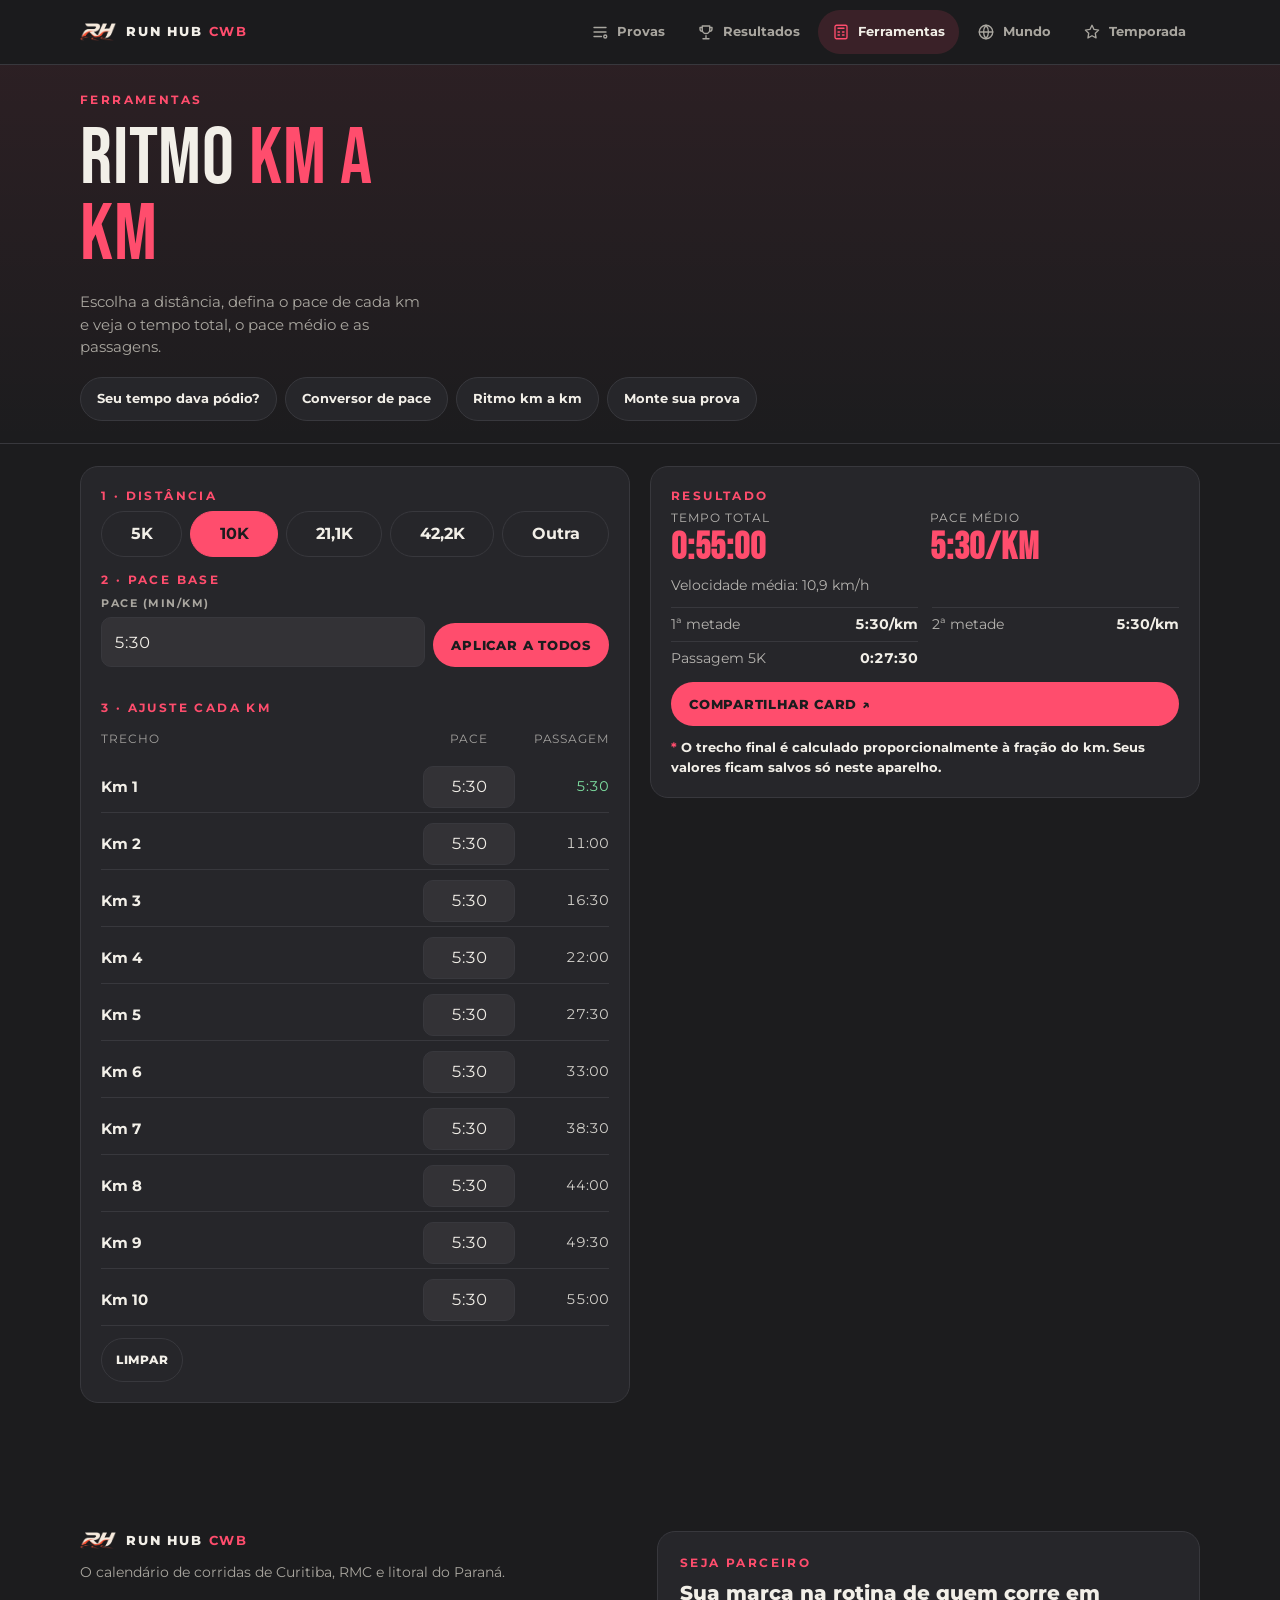
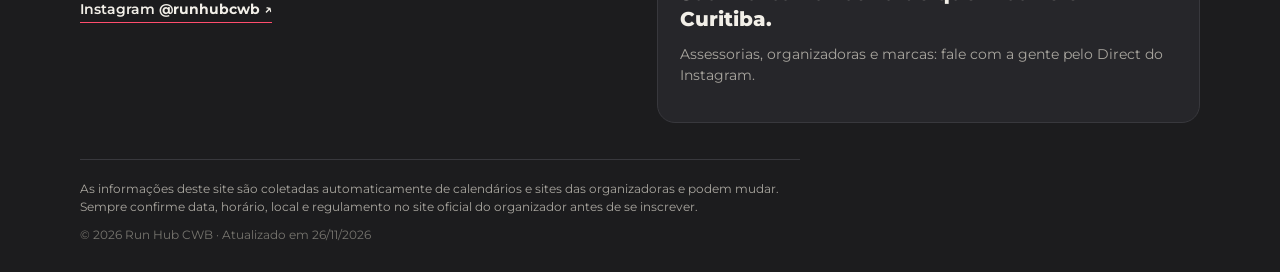
<file: ritmo.html>
<!doctype html>
<html lang="pt-BR"><head>
<meta charset="utf-8"><meta name="viewport" content="width=device-width,initial-scale=1,viewport-fit=cover">
<title>Ritmo km a km · Run Hub CWB</title>
<meta name="description" content="Calculadora de ritmo km a km: defina o pace de cada km e veja tempo total, pace médio e passagens.">
<meta name="theme-color" content="#1C1C1E"><link rel="icon" href="img/favicon.png">
<link rel="preload" href="fonts/BebasNeue-Regular.ttf" as="font" crossorigin><link rel="stylesheet" href="css/style.css">
<script>!function(){var r={calculadora:"ferramentas.html#calculadora",monte:"ferramentas.html#monte",temporada:"temporada.html",podio:"resultados.html#podio"},h=location.hash.slice(1);if(/(^|\/)(index\.html)?$/.test(location.pathname)&&r[h])location.replace(r[h])}();</script>
</head><body data-tab="ferramentas">
<a class="skip" href="#conteudo">Pular para o conteúdo</a>
<header class="nav"><div class="wrap nav-in">
  <a class="brand" href="index.html"><img src="img/rh_logo.png" alt="" width="40" height="40"><span>RUN HUB <b>CWB</b></span></a>
  <nav class="hlinks" aria-label="Principal"><a class="hl" href="index.html"><svg viewBox="0 0 24 24" aria-hidden="true"><path d="M4 6h16M4 12h16M4 18h10"/><circle cx="19" cy="18" r="2"/></svg><span>Provas</span></a><a class="hl" href="resultados.html"><svg viewBox="0 0 24 24" aria-hidden="true"><path d="M8 21h8M12 17v4M7 4h10v5a5 5 0 0 1-10 0V4Z"/><path d="M17 6h3v2a3 3 0 0 1-3 3M7 6H4v2a3 3 0 0 0 3 3"/></svg><span>Resultados</span></a><a class="hl" href="ferramentas.html" aria-current=page><svg viewBox="0 0 24 24" aria-hidden="true"><rect x="4" y="3" width="16" height="18" rx="2"/><path d="M8 7h8M8 12h2M14 12h2M8 16h2M14 16h2"/></svg><span>Ferramentas</span></a><a class="hl" href="mundo.html"><svg viewBox="0 0 24 24" aria-hidden="true"><circle cx="12" cy="12" r="9"/><path d="M3 12h18M12 3a14 14 0 0 1 0 18M12 3a14 14 0 0 0 0 18"/></svg><span>Mundo</span></a><a class="hl" href="temporada.html"><svg viewBox="0 0 24 24" aria-hidden="true"><path d="m12 3 2.7 5.6 6.1.9-4.4 4.3 1 6.1L12 17l-5.4 2.9 1-6.1L3.2 9.5l6.1-.9Z"/></svg><span>Temporada</span><b class="badge" id="season-badge" hidden>0</b></a></nav>
</div></header>

<div id="conteudo"><header class="phead"><div class="wrap"><p class="eyebrow">Ferramentas</p><h1>Ritmo <em>km a km</em></h1><p class="lead">Escolha a distância, defina o pace de cada km e veja o tempo total, o pace médio e as passagens.</p><nav class="jump" aria-label="Ferramentas"><a href="ferramentas.html#calculadora">Seu tempo dava pódio?</a><a href="ferramentas.html#conversor">Conversor de pace</a><a href="ritmo.html" aria-current="page">Ritmo km a km</a><a href="ferramentas.html#monte">Monte sua prova</a></nav></div></header><main><section class="sec sec-tight"><div class="wrap"><style>.pk-pre{display:flex;flex-wrap:wrap;gap:8px;margin:6px 0 12px}.pk-pre button{flex:1 1 auto;min-width:64px;padding:10px 12px;border-radius:999px;border:1px solid var(--line);background:transparent;color:inherit;font:inherit;font-weight:700;cursor:pointer}.pk-pre button[aria-pressed=true]{background:#FF4D6D;border-color:#FF4D6D;color:#1C1C1E}
.pk input{width:100%;box-sizing:border-box;padding:10px 12px;border-radius:10px;border:1px solid var(--line);background:rgba(242,239,232,.06);color:#F2EFE8;font:inherit;font-variant-numeric:tabular-nums}.pk input.bad{border-color:#FF4D6D;background:rgba(255,77,109,.12)}
.pk-base{display:flex;gap:8px;align-items:end;margin-top:6px}.pk-base .fld{flex:1}.pk-act{display:flex;gap:8px;flex-wrap:wrap;margin-top:12px}
.pk-rows{display:grid;gap:6px;margin-top:14px}.pk-row{display:grid;grid-template-columns:1fr 92px 84px;gap:10px;align-items:center;padding:4px 0;border-bottom:1px solid var(--line)}.pk-km{font-weight:700;font-size:.92rem}.pk-row input{padding:8px;text-align:center}
.pk-c{text-align:right;font-variant-numeric:tabular-nums;opacity:.85;font-size:.9rem}.pk-c.f{color:#7ee0a1;opacity:1}.pk-c.s{color:#FF4D6D;opacity:1}.pk-hd{display:grid;grid-template-columns:1fr 92px 84px;gap:10px;font-size:.72rem;text-transform:uppercase;letter-spacing:.08em;opacity:.6;margin-top:14px}.pk-hd span:nth-child(2){text-align:center}.pk-hd span:last-child{text-align:right}
.pk-grid{display:flex;flex-direction:column}.pk-res{order:-1;margin-bottom:14px}.pk-big{display:grid;grid-template-columns:1fr 1fr;gap:10px}.pk-big b{display:block;font-family:"Bebas Neue",sans-serif;font-size:2.4rem;line-height:1;color:#FF4D6D;letter-spacing:.02em}.pk-big small{opacity:.7;font-size:.75rem;text-transform:uppercase;letter-spacing:.08em}
.pk-more{display:grid;grid-template-columns:1fr;gap:6px 14px;margin:12px 0 0}.pk-more div{display:flex;justify-content:space-between;gap:6px;font-size:.85rem;border-top:1px solid var(--line);padding-top:6px}.pk-more dt{opacity:.7}.pk-more dd{margin:0;font-weight:700;font-variant-numeric:tabular-nums}
.pk-warn{color:#FF4D6D;font-size:.85rem;min-height:1em;margin:8px 0 0}.pk-msg{opacity:.7}@media(min-width:600px){.pk-more{grid-template-columns:1fr 1fr}}@media(min-width:900px){.pk-grid{display:grid;grid-template-columns:1fr 1fr;gap:20px;align-items:start}.pk-res{order:0;position:sticky;top:80px}}</style><div class="pk pk-grid">
<form class="panel" autocomplete="off" onsubmit="return false"><p class="eyebrow">1 · Distância</p>
<div class="pk-pre"><button type="button" data-d="5">5K</button><button type="button" data-d="10">10K</button><button type="button" data-d="21.0975">21,1K</button><button type="button" data-d="42.195">42,2K</button><button type="button" data-d="x">Outra</button></div>
<label class="fld" id="pk-xw" hidden><span>Distância (km)</span><input id="pk-x" inputmode="decimal" placeholder="ex.: 7,5"></label>
<p class="eyebrow" style="margin-top:14px">2 · Pace base</p><div class="pk-base"><label class="fld"><span>Pace (min/km)</span><input id="pk-base" inputmode="numeric" maxlength="5" placeholder="m:ss"></label><button type="button" class="btn" id="pk-apply">Aplicar a todos</button></div>
<p class="pk-warn" id="pk-warn" aria-live="polite"></p>
<p class="eyebrow" style="margin-top:10px">3 · Ajuste cada km</p><div class="pk-hd"><span>Trecho</span><span>Pace</span><span>Passagem</span></div><div class="pk-rows" id="pk-rows"></div>
<div class="pk-act"><button type="button" class="btn btn-ghost btn-sm" id="pk-reset">Limpar</button></div></form>
<div class="panel pk-res" id="pk-res" aria-live="polite" hidden><p class="eyebrow">Resultado</p><div class="pk-big"><div><small>Tempo total</small><b id="pk-tot">–</b></div><div><small>Pace médio</small><b id="pk-avg">–</b></div></div>
<p style="margin:8px 0 0;opacity:.7;font-size:.85rem">Velocidade média: <span id="pk-spd"></span></p><dl class="pk-more" id="pk-more"></dl>
<button type="button" class="btn" id="pk-share" style="margin-top:14px;width:100%">Compartilhar card ↗</button><p class="note" style="margin-top:12px">O trecho final é calculado proporcionalmente à fração do km. Seus valores ficam salvos só neste aparelho.</p></div>
</div></div></section></main><script>(function(){
var K="rh-ritmo-v1",$=function(i){return document.getElementById(i)};
function mk(v){var d=String(v||"").replace(/\D/g,"").slice(0,4);return d.length<3?d:d.slice(0,-2)+":"+d.slice(-2)}
function pp(s){s=mk(s);var m=s.match(/^(\d{1,2}):(\d{2})$/)||s.match(/^(\d{1,2})$/);if(!m)return null;var a=+m[1],b=m[2]==null?0:+m[2];if(b>59)return null;var v=a*60+b;return v>=120&&v<=1800?v:null}
function ft(t,f){t=Math.floor(t+1e-6);var h=Math.floor(t/3600),m=Math.floor(t%3600/60),s=t%60,p=function(n){return(n<10?"0":"")+n};return h||f?h+":"+p(m)+":"+p(s):m+":"+p(s)}
function fk(d){return(+d.toFixed(4)).toString().replace(".",",")}
function segs(D){var r=[],n=Math.floor(D+1e-9);for(var i=1;i<=n;i++)r.push(1);var f=+(D-n).toFixed(4);if(f>0.0005)r.push(f);return r}
function calc(D,P){var S=segs(D),cum=0,km=0,rows=[],marks=[[5,"5K"],[10,"10K"],[21.0975,"Meia"]].filter(function(x){return x[0]<D-1e-9}),pas=[];
 for(var i=0;i<S.length;i++){var p=P[i];if(p==null)return null;var t0=cum,k0=km;cum+=p*S[i];km+=S[i];
  marks.forEach(function(m){if(m[0]>k0+1e-9&&m[0]<=km+1e-9)pas.push([m[1],t0+(m[0]-k0)*p])});rows.push({d:S[i],p:p,t:p*S[i],c:cum,k:km})}
 var full=rows.filter(function(r){return r.d===1}),q=full.length?full:rows,fa=q[0],sl=q[0];q.forEach(function(r){if(r.p<fa.p)fa=r;if(r.p>sl.p)sl=r});
 var h=Math.floor(S.length/2),a=0,b=0,da=0,db=0;rows.forEach(function(r,i){if(i<h){a+=r.t;da+=r.d}else{b+=r.t;db+=r.d}});
 return{rows:rows,total:cum,avg:cum/D,pas:pas,fast:fa,slow:sl,h1:da?a/da:0,h2:db?b/db:0}}
if(typeof module!="undefined"){module.exports={mk:mk,calc:calc,pp:pp,ft:ft,segs:segs};return}
var st={d:"10",x:"",base:"5:30",p:[]};try{var o=JSON.parse(localStorage.getItem(K));if(o)st=o}catch(e){}
function dist(){var v=st.d==="x"?parseFloat(String(st.x).replace(",",".")):+st.d;return v>0&&v<=100?Math.round(v*1e4)/1e4:null}
function save(){try{localStorage.setItem(K,JSON.stringify(st))}catch(e){}}
function build(){var D=dist(),L=$("pk-rows");$("pk-xw").hidden=st.d!=="x";document.querySelectorAll(".pk-pre button").forEach(function(b){b.setAttribute("aria-pressed",b.dataset.d===st.d)});
 if(!D){L.innerHTML='<p class="pk-msg">Informe uma distância entre 0,1 e 100 km.</p>';out();return}
 var S=segs(D),h="";S.forEach(function(d,i){var v=mk(st.p[i]||st.base||"");h+='<div class="pk-row"><span class="pk-km">'+(d===1?"Km "+(i+1):"Final · "+fk(d)+" km")+'</span><input data-i="'+i+'" inputmode="numeric" maxlength="5" placeholder="m:ss" aria-label="Pace do trecho '+(i+1)+'" value="'+v+'"><span class="pk-c" id="pk-c'+i+'">–</span></div>'});
 L.innerHTML=h;out()}
function out(){var D=dist(),R=$("pk-res");if(!D){R.hidden=true;return}var S=segs(D),P=[],bad=0;
 document.querySelectorAll("#pk-rows input").forEach(function(e,i){var v=pp(e.value);e.classList.toggle("bad",e.value!==""&&v==null);if(v==null)bad++;P[i]=v});
 var c=calc(D,P);if(!c){R.hidden=true;S.forEach(function(_,i){$("pk-c"+i).textContent="–"});$("pk-warn").textContent=bad+" trecho(s) sem pace válido (use m:ss, entre 2:00 e 30:00).";return}
 $("pk-warn").textContent="";R.hidden=false;c.rows.forEach(function(r,i){var e=$("pk-c"+i);e.textContent=ft(r.c);e.className="pk-c"+(c.rows.length>2&&r===c.fast?" f":r===c.slow&&c.fast.p!==c.slow.p?" s":"")});
 $("pk-tot").textContent=ft(c.total,1);$("pk-avg").textContent=ft(c.avg)+"/km";$("pk-spd").textContent=(3600/c.avg).toFixed(1).replace(".",",")+" km/h";
 var x='<div><dt>1ª metade</dt><dd>'+ft(c.h1)+'/km</dd></div><div><dt>2ª metade</dt><dd>'+ft(c.h2)+'/km</dd></div>';
 if(c.rows.length>1&&c.fast.p!==c.slow.p)x+='<div><dt>Km mais rápido</dt><dd>'+lbl(c,c.fast)+' · '+ft(c.fast.p)+'</dd></div><div><dt>Km mais lento</dt><dd>'+lbl(c,c.slow)+' · '+ft(c.slow.p)+'</dd></div>';
 LAST={dist:lab(D),total:ft(c.total,1).replace(/^0:/,""),avg:ft(c.avg),rows:c.rows.map(function(r){return{d:r.d,p:r.p,l:ft(r.p)}}),pas:c.pas.map(function(p){return[p[0],ft(p[1],1)]}),fast:c.rows.length>1&&c.fast.p!==c.slow.p?c.rows.indexOf(c.fast):null,slow:c.rows.indexOf(c.slow)};
 c.pas.forEach(function(p){x+='<div><dt>Passagem '+p[0]+'</dt><dd>'+ft(p[1],1)+'</dd></div>'});$("pk-more").innerHTML=x}
var LAST=null;function lab(D){return{5:"5K",10:"10K",21.0975:"Meia maratona",42.195:"Maratona"}[D]||fk(D)+" km"}
$("pk-share").addEventListener("click",function(){if(LAST&&window.RHCard)RHCard.openRitmo(LAST)});
function lbl(c,r){return"km "+(c.rows.indexOf(r)+1)}
document.querySelector(".pk-pre").addEventListener("click",function(e){var b=e.target.closest("button");if(!b)return;st.d=b.dataset.d;st.p=[];save();build();if(st.d==="x")$("pk-x").focus()});
$("pk-x").value=st.x;$("pk-x").addEventListener("input",function(){st.x=this.value;st.p=[];save();build()});
$("pk-base").value=mk(st.base);$("pk-base").addEventListener("input",function(){this.value=mk(this.value);st.base=this.value;this.classList.toggle("bad",this.value.length>2&&pp(this.value)==null);save()});
$("pk-apply").addEventListener("click",function(){if(pp(st.base)==null){$("pk-warn").textContent="Pace base inválido (use m:ss).";return}st.p=[];save();build()});
$("pk-rows").addEventListener("input",function(e){var i=+e.target.dataset.i;e.target.value=mk(e.target.value);st.p[i]=e.target.value;save();out()});
$("pk-reset").addEventListener("click",function(){st={d:"10",x:"",base:"5:30",p:[]};$("pk-x").value="";$("pk-base").value=st.base;save();build()});
build()})();
</script></div>
<footer class="footer"><div class="wrap">
  <div class="f-grid">
    <div><a class="brand" href="index.html"><img src="img/rh_logo.png" alt=""><span>RUN HUB <b>CWB</b></span></a><p class="muted">O calendário de corridas de Curitiba, RMC e litoral do Paraná.</p>
    <a class="ig" href="https://www.instagram.com/runhubcwb/" target="_blank" rel="noopener">Instagram <b>@runhubcwb</b> ↗</a></div>
    <div class="partner"><p class="eyebrow">Seja parceiro</p><h3>Sua marca na rotina de quem corre em Curitiba.</h3><p class="muted">Assessorias, organizadoras e marcas: fale com a gente pelo Direct do Instagram.</p></div>
  </div>
  <p class="f-disc">As informações deste site são coletadas automaticamente de calendários e sites das organizadoras e podem mudar. Sempre confirme data, horário, local e regulamento no site oficial do organizador antes de se inscrever.</p>
  <p class="f-copy">© 2026 Run Hub CWB · Atualizado em 26/11/2026</p>
</div></footer>
<nav class="tabbar" aria-label="Principal"><a class="tb" href="index.html"><svg viewBox="0 0 24 24" aria-hidden="true"><path d="M4 6h16M4 12h16M4 18h10"/><circle cx="19" cy="18" r="2"/></svg><span>Provas</span></a><a class="tb" href="resultados.html"><svg viewBox="0 0 24 24" aria-hidden="true"><path d="M8 21h8M12 17v4M7 4h10v5a5 5 0 0 1-10 0V4Z"/><path d="M17 6h3v2a3 3 0 0 1-3 3M7 6H4v2a3 3 0 0 0 3 3"/></svg><span>Resultados</span></a><a class="tb" href="ferramentas.html" aria-current=page><svg viewBox="0 0 24 24" aria-hidden="true"><rect x="4" y="3" width="16" height="18" rx="2"/><path d="M8 7h8M8 12h2M14 12h2M8 16h2M14 16h2"/></svg><span>Ferramentas</span></a><a class="tb" href="mundo.html"><svg viewBox="0 0 24 24" aria-hidden="true"><circle cx="12" cy="12" r="9"/><path d="M3 12h18M12 3a14 14 0 0 1 0 18M12 3a14 14 0 0 0 0 18"/></svg><span>Mundo</span></a><a class="tb" href="temporada.html"><svg viewBox="0 0 24 24" aria-hidden="true"><path d="m12 3 2.7 5.6 6.1.9-4.4 4.3 1 6.1L12 17l-5.4 2.9 1-6.1L3.2 9.5l6.1-.9Z"/></svg><span>Temporada</span><b class="badge" data-badge hidden>0</b></a></nav>
<script src="js/app.js" defer></script><script src="js/card.js" defer></script>
<script data-goatcounter="https://runhubcwb.goatcounter.com/count" async src="//gc.zgo.at/count.js"></script>
</body></html>
</file>
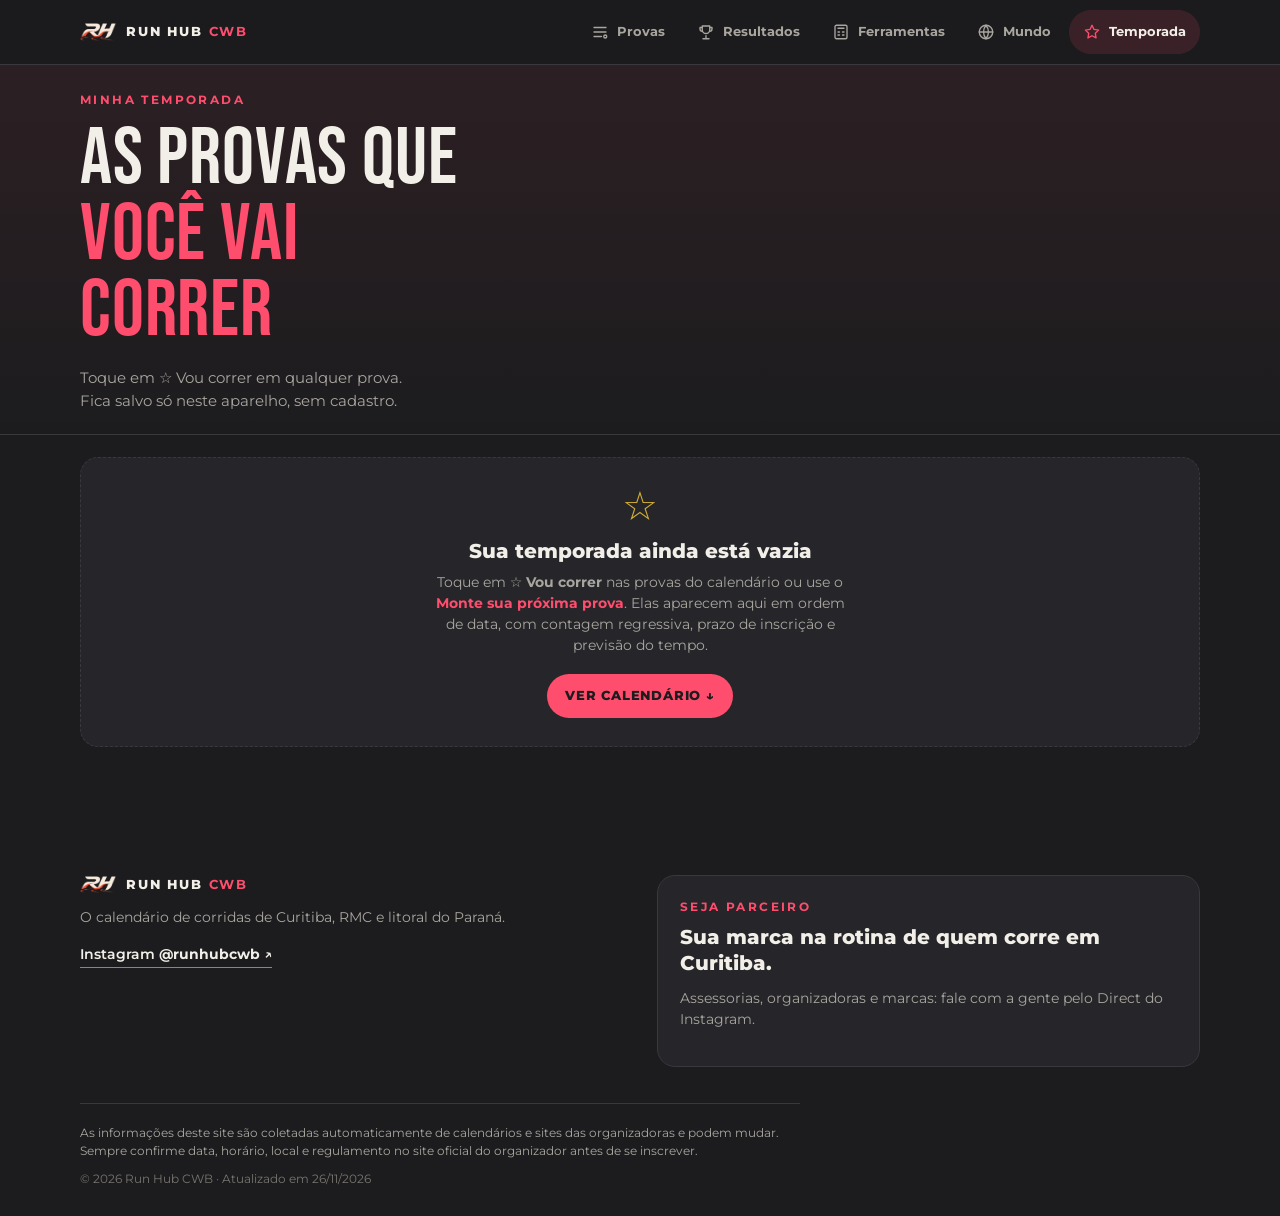
<file: temporada.html>
<!doctype html>
<html lang="pt-BR"><head>
<meta charset="utf-8"><meta name="viewport" content="width=device-width,initial-scale=1,viewport-fit=cover">
<title>Minha temporada · Run Hub CWB</title>
<meta name="description" content="As provas que você vai correr, salvas no seu aparelho.">
<meta name="theme-color" content="#1C1C1E"><link rel="icon" href="img/favicon.png">
<link rel="preload" href="fonts/BebasNeue-Regular.ttf" as="font" crossorigin><link rel="stylesheet" href="css/style.css">
<script>!function(){var r={calculadora:"ferramentas.html#calculadora",monte:"ferramentas.html#monte",temporada:"temporada.html",podio:"resultados.html#podio"},h=location.hash.slice(1);if(/(^|\/)(index\.html)?$/.test(location.pathname)&&r[h])location.replace(r[h])}();</script>
</head><body data-tab="temporada">
<a class="skip" href="#conteudo">Pular para o conteúdo</a>
<header class="nav"><div class="wrap nav-in">
  <a class="brand" href="index.html"><img src="img/rh_logo.png" alt="" width="40" height="40"><span>RUN HUB <b>CWB</b></span></a>
  <nav class="hlinks" aria-label="Principal"><a class="hl" href="index.html"><svg viewBox="0 0 24 24" aria-hidden="true"><path d="M4 6h16M4 12h16M4 18h10"/><circle cx="19" cy="18" r="2"/></svg><span>Provas</span></a><a class="hl" href="resultados.html"><svg viewBox="0 0 24 24" aria-hidden="true"><path d="M8 21h8M12 17v4M7 4h10v5a5 5 0 0 1-10 0V4Z"/><path d="M17 6h3v2a3 3 0 0 1-3 3M7 6H4v2a3 3 0 0 0 3 3"/></svg><span>Resultados</span></a><a class="hl" href="ferramentas.html"><svg viewBox="0 0 24 24" aria-hidden="true"><rect x="4" y="3" width="16" height="18" rx="2"/><path d="M8 7h8M8 12h2M14 12h2M8 16h2M14 16h2"/></svg><span>Ferramentas</span></a><a class="hl" href="mundo.html"><svg viewBox="0 0 24 24" aria-hidden="true"><circle cx="12" cy="12" r="9"/><path d="M3 12h18M12 3a14 14 0 0 1 0 18M12 3a14 14 0 0 0 0 18"/></svg><span>Mundo</span></a><a class="hl" href="temporada.html" aria-current=page><svg viewBox="0 0 24 24" aria-hidden="true"><path d="m12 3 2.7 5.6 6.1.9-4.4 4.3 1 6.1L12 17l-5.4 2.9 1-6.1L3.2 9.5l6.1-.9Z"/></svg><span>Temporada</span><b class="badge" id="season-badge" hidden>0</b></a></nav>
</div></header>

<div id="conteudo"><header class="phead"><div class="wrap"><p class="eyebrow">Minha temporada</p><h1>As provas que <em>você vai correr</em></h1><p class="lead">Toque em ☆ Vou correr em qualquer prova. Fica salvo só neste aparelho, sem cadastro.</p></div></header><main><section class="sec sec-tight" id="temporada"><div class="wrap">
  <div class="sec-h" hidden><p class="eyebrow">Minha temporada</p><h2>As provas que <em>você vai correr</em></h2><p class="sub">Toque em <b>☆ Vou correr</b> em qualquer prova do calendário. Sua lista fica salva só neste aparelho, sem cadastro.</p></div>
  <div id="season" class="season" aria-live="polite"></div>
  
</div></section><script id="rh-races" type="application/json">[{"id": "2026-11-28-braves-mud-race-obstaculos", "n": "Braves Mud Race (obstáculos)", "d": "2026-11-28", "c": "São José dos Pinhais", "reg": "rmc", "lat": -25.5302, "lon": -49.20836, "dist": ["8K", "6K"], "st": null, "loc": "R. Maria da Luz Costa, 210, Contenda, São José dos Pinhais - PR", "noct": "", "trail": "“Mud” no nome da prova", "prazo": "", "enc": true, "url": "https://www.gopanda.com.br/tickets/desafio-braves-novembro-2026", "of": true, "lbl": "GoPanda", "novo": false}, {"id": "2026-11-28-circuito-17o-bpm-etapa-fazenda-rio-grande", "n": "Circuito 17º BPM · Etapa Fazenda Rio Grande", "d": "2026-11-28", "c": "Fazenda Rio Grande", "reg": "rmc", "lat": -25.66278, "lon": -49.30722, "dist": ["5K"], "st": null, "loc": "Praça Brasil (R. Macedônia, Nações), Fazenda Rio Grande - PR", "noct": "", "trail": "", "prazo": "", "enc": true, "url": "https://app.assessocor.online/evento/circuito-17o-bpm-de-corridas-de-rua/938", "of": true, "lbl": "Assessocor", "novo": false}, {"id": "2026-11-29-circuito-das-estacoes-verao", "n": "Circuito das Estações · Verão", "d": "2026-11-29", "c": "Curitiba", "reg": "curitiba", "lat": -25.42778, "lon": -49.27306, "dist": ["10K", "5K"], "st": null, "loc": "Curitiba - PR", "noct": "", "trail": "", "prazo": "", "enc": false, "url": "https://www.circuitodasestacoes.com.br/curitiba/verao/", "of": true, "lbl": "site oficial da prova", "novo": false}, {"id": "2026-11-29-health-care-run", "n": "Health Care Run", "d": "2026-11-29", "c": "São José dos Pinhais", "reg": "rmc", "lat": -25.5302, "lon": -49.20836, "dist": ["5K"], "st": null, "loc": "Fábrica da Volkswagen (R. Antônio Singer, 6751, Campo Largo da Roseira), São José dos Pinhais - PR", "noct": "", "trail": "", "prazo": "", "enc": false, "url": "https://gominhasinscricoes.com.br/evento/health-care-run-sao-jose-dos-pinhais", "of": true, "lbl": "Minhas Inscrições", "novo": true}, {"id": "2026-11-29-toda-joana-run", "n": "TODA JOANA RUN", "d": "2026-11-29", "c": "Curitiba", "reg": "curitiba", "lat": -25.42778, "lon": -49.27306, "dist": [], "st": null, "loc": "Parque São Lourenço, Curitiba - PR", "noct": "", "trail": "", "prazo": "", "enc": false, "url": "https://www.sympla.com.br/evento/toda-joana-run/3641073", "of": true, "lbl": "Sympla", "novo": false}, {"id": "2026-11-29-track-field-run-series-aeroporto-curitiba", "n": "Track&Field Run Series · Aeroporto Curitiba", "d": "2026-11-29", "c": "São José dos Pinhais", "reg": "rmc", "lat": -25.5302, "lon": -49.20836, "dist": ["10K", "5K"], "st": null, "loc": "Aeroporto de Curitiba (área restrita, Motiva Aeroportos), São José dos Pinhais - PR", "noct": "", "trail": "", "prazo": "", "enc": false, "url": "https://www.tfsports.com.br/run-series/motiva-aeroportos-curitiba-2026/", "of": true, "lbl": "TF Sports", "novo": false}, {"id": "2026-12-05-1a-corrida-guardioes-dos-mananciais", "n": "1ª Corrida Guardiões dos Mananciais", "d": "2026-12-05", "c": "Piraquara", "reg": "rmc", "lat": -25.44227, "lon": -49.06795, "dist": ["5K"], "st": null, "loc": "29º Batalhão de Polícia Militar, Piraquara - PR", "noct": "", "trail": "", "prazo": "2026-11-29", "enc": false, "url": "https://app.assessocor.online/evento/corrida-do-29o-bpm-piraquara/913", "of": true, "lbl": "Assessocor", "novo": false}, {"id": "2026-12-05-corrida-do-noel", "n": "Corrida do Noel", "d": "2026-12-05", "c": "Paranaguá", "reg": "litoral", "lat": -25.51626, "lon": -48.52537, "dist": ["4K"], "st": null, "loc": "Paranaguá - PR", "noct": "", "trail": "", "prazo": "2026-11-29", "enc": false, "url": "https://www.ticketsports.com.br/e/e-86878", "of": true, "lbl": "Ticket Sports", "novo": false}, {"id": "2026-12-05-iv-corrida-do-legislativo-fazenda-rio-grande", "n": "IV Corrida do Legislativo · Fazenda Rio Grande", "d": "2026-12-05", "c": "Fazenda Rio Grande", "reg": "rmc", "lat": -25.66278, "lon": -49.30722, "dist": ["5K"], "st": null, "loc": "Câmara Municipal de Fazenda Rio Grande (R. Farid Stephens, 179), Fazenda Rio Grande - PR", "noct": "", "trail": "", "prazo": "", "enc": true, "url": "https://app.assessocor.online/evento/corrida-do-legislativo---fazenda-rio-grande/948", "of": true, "lbl": "Assessocor", "novo": true}, {"id": "2026-12-06-21o-circuito-de-triathlon-verao", "n": "21º Circuito de Triathlon · Verão", "d": "2026-12-06", "c": "Matinhos", "reg": "litoral", "lat": -25.83219, "lon": -48.53966, "dist": ["5K"], "st": null, "loc": "Praia Mansa de Caiobá, Matinhos - PR", "noct": "", "trail": "", "prazo": "2026-12-05", "enc": false, "url": "https://www.ticketsports.com.br/e/21o-circuito-de-triathlon-2026-8o-circuito-de-travessias-2026-verao-85991", "of": true, "lbl": "Ticket Sports", "novo": false}, {"id": "2026-12-06-3a-corrida-e-caminhada-da-oab-colombo", "n": "3ª Corrida e Caminhada da OAB Colombo", "d": "2026-12-06", "c": "Colombo", "reg": "rmc", "lat": -25.29167, "lon": -49.22417, "dist": ["5K"], "st": null, "loc": "Bosque da Uva, Colombo - PR", "noct": "", "trail": "", "prazo": "", "enc": false, "url": "https://www.sympla.com.br/evento/3-corrida-e-caminha-da-oab-colombo/3543638", "of": true, "lbl": "Sympla", "novo": false}, {"id": "2026-12-06-corrida-do-natal-de-curitiba", "n": "Corrida do Natal de Curitiba", "d": "2026-12-06", "c": "Curitiba", "reg": "curitiba", "lat": -25.42778, "lon": -49.27306, "dist": ["6K"], "st": null, "loc": "Estádio Mário Celso Petraglia (R. Buenos Aires, 1260), Curitiba - PR", "noct": "", "trail": "", "prazo": "2026-11-27", "enc": false, "url": "https://www.ticketsports.com.br/e/e-88541", "of": true, "lbl": "Ticket Sports", "novo": false}, {"id": "2026-12-06-grand-premium-brasil-curitiba", "n": "Grand Premium Brasil · Curitiba", "d": "2026-12-06", "c": "Curitiba", "reg": "curitiba", "lat": -25.42778, "lon": -49.27306, "dist": ["15K", "10K", "5K", "3K"], "st": null, "loc": "Praça Nossa Senhora de Salette (Centro Cívico), Curitiba - PR", "noct": "", "trail": "", "prazo": "", "enc": false, "url": "https://minhasinscricoes.com.br/Evento/CorridaGPBrasil2026-Parana", "of": true, "lbl": "Minhas Inscrições", "novo": false}, {"id": "2026-12-06-marcha-atopica-curitiba", "n": "Marcha Atópica Curitiba", "d": "2026-12-06", "c": "Curitiba", "reg": "curitiba", "lat": -25.42778, "lon": -49.27306, "dist": ["10K", "5K"], "st": null, "loc": "Departamento de Educação Física da UFPR (Jardim das Américas), Curitiba - PR", "noct": "", "trail": "", "prazo": "", "enc": false, "url": "https://www.sympla.com.br/evento/marcha-atopica-curitiba-2026-corrida-em-prol-dos-pacientes-atopicos/3636888", "of": true, "lbl": "Sympla", "novo": false}, {"id": "2026-12-12-2a-corrida-e-caminhada-noturna-sindaruc", "n": "2ª Corrida e Caminhada Noturna SINDARUC", "d": "2026-12-12", "c": "Curitiba", "reg": "curitiba", "lat": -25.42778, "lon": -49.27306, "dist": ["5K"], "st": null, "loc": "CEASA Curitiba (BR-116, km 10, Tatuquara), Curitiba - PR", "noct": "“Noturna” no nome da prova", "trail": "", "prazo": "2026-12-06", "enc": false, "url": "https://app.assessocor.online/evento/corrida-e-caminhada-sindaruc/937", "of": true, "lbl": "Assessocor", "novo": false}, {"id": "2026-12-12-maratona-kids-boulevard-etapa-natal-infantil", "n": "Maratona Kids Boulevard · Etapa Natal (infantil)", "d": "2026-12-12", "c": "Curitiba", "reg": "curitiba", "lat": -25.42778, "lon": -49.27306, "dist": ["Kids 20m-500mK"], "st": null, "loc": "Shopping Boulevard Curitiba, Curitiba - PR", "noct": "", "trail": "", "prazo": "2026-12-09", "enc": false, "url": "https://www.ticketsports.com.br/e/e-88370", "of": true, "lbl": "Ticket Sports", "novo": false}, {"id": "2026-12-13-1a-corrida-mundo-de-yasmin", "n": "1ª Corrida Mundo de Yasmin", "d": "2026-12-13", "c": "Campo Largo", "reg": "rmc", "lat": -25.45955, "lon": -49.53014, "dist": ["5K"], "st": null, "loc": "Parque Newton Puppi, Campo Largo - PR", "noct": "", "trail": "", "prazo": "2026-12-08", "enc": false, "url": "https://www.pdksports.com.br/evento/1a-corrida-mundo-de-yasmin/90", "of": true, "lbl": "PDK Sports", "novo": false}, {"id": "2026-12-13-1a-corrida-rustica-rota-do-manancial", "n": "1ª Corrida Rústica Rota do Manancial", "d": "2026-12-13", "c": "Piraquara", "reg": "rmc", "lat": -25.44227, "lon": -49.06795, "dist": ["10K"], "st": null, "loc": "Campo de Futebol Pedrinho Jess (Estrada do Botiatuva, Laranjeira), Piraquara - PR", "noct": "", "trail": "", "prazo": "2026-12-07", "enc": false, "url": "https://www.ticketsports.com.br/e/e-88436", "of": true, "lbl": "Ticket Sports", "novo": false}, {"id": "2026-12-13-2a-corrida-da-serra-verde-express", "n": "2ª Corrida da Serra Verde Express", "d": "2026-12-13", "c": "Morretes", "reg": "litoral", "lat": -25.47694, "lon": -48.83444, "dist": ["10K", "6K"], "st": null, "loc": "Morretes - PR", "noct": "", "trail": "", "prazo": "2026-12-01", "enc": false, "url": "https://app.assessocor.online/evento/serra-verde-express/905", "of": true, "lbl": "Assessocor", "novo": false}, {"id": "2026-12-13-2o-desafio-serra-da-prata", "n": "2º Desafio Serra da Prata", "d": "2026-12-13", "c": "Matinhos", "reg": "litoral", "lat": -25.83219, "lon": -48.53966, "dist": ["7,5K"], "st": null, "loc": "Ginásio Municipal Arena Vicente Gurski (Av. Juscelino Kubitschek, Tabuleiro), Matinhos - PR", "noct": "", "trail": "“trail” no nome da prova", "prazo": "", "enc": true, "url": "https://www.ticketsports.com.br/e/e-88948", "of": true, "lbl": "Ticket Sports", "novo": true}, {"id": "2026-12-13-corre-bacacheri", "n": "Corre Bacacheri", "d": "2026-12-13", "c": "Curitiba", "reg": "curitiba", "lat": -25.42778, "lon": -49.27306, "dist": ["5K"], "st": null, "loc": "Clube Duque de Caxias (R. Marcelino Nogueira, 1173), Curitiba - PR", "noct": "", "trail": "", "prazo": "2026-12-05", "enc": false, "url": "https://www.ticketsports.com.br/e/CORRE+BACACHERI-88947", "of": true, "lbl": "Ticket Sports", "novo": false}, {"id": "2026-12-13-corrida-viva-mais-ranking-aent-etapa-8", "n": "Corrida Viva Mais (Ranking AENT Etapa 8)", "d": "2026-12-13", "c": "Curitiba", "reg": "curitiba", "lat": -25.42778, "lon": -49.27306, "dist": ["10K", "5K"], "st": null, "loc": "UFPR Centro Politécnico (Av. Cel. Francisco H. dos Santos, 210), Curitiba - PR", "noct": "", "trail": "", "prazo": "2026-12-07", "enc": false, "url": "https://www.ticketsports.com.br/e/e-88719", "of": true, "lbl": "Ticket Sports", "novo": false}, {"id": "2026-12-13-corrida-de-rua-e-caminhada-de-araucaria", "n": "Corrida de Rua e Caminhada de Araucária", "d": "2026-12-13", "c": "Araucária", "reg": "rmc", "lat": -25.59306, "lon": -49.41028, "dist": ["5K"], "st": null, "loc": "Praça da Bíblia, Araucária - PR", "noct": "", "trail": "", "prazo": "2026-12-06", "enc": false, "url": "https://app.assessocor.online/evento/corrida-e-caminhada-de-araucaria/932", "of": true, "lbl": "Assessocor", "novo": false}, {"id": "2026-12-13-corrida-e-caminhada-correndo-para-o-alvo-e-gp-trainer", "n": "Corrida e Caminhada Correndo para o Alvo e GP Trainer", "d": "2026-12-13", "c": "Curitiba", "reg": "curitiba", "lat": -25.42778, "lon": -49.27306, "dist": [], "st": null, "loc": "Parque Náutico (Av. Marechal Floriano Peixoto), Curitiba - PR", "noct": "", "trail": "", "prazo": "", "enc": false, "url": "https://www.sympla.com.br/evento/corrida-e-caminhada-correndo-para-o-alvo-e-gp-trainer/3658040", "of": true, "lbl": "Sympla", "novo": true}, {"id": "2026-12-13-quadros-on-the-run", "n": "Quadros On the Run", "d": "2026-12-13", "c": "Curitiba", "reg": "curitiba", "lat": -25.42778, "lon": -49.27306, "dist": ["5K"], "st": null, "loc": "Parque Barigui, Curitiba - PR", "noct": "", "trail": "", "prazo": "", "enc": false, "url": "https://www.sympla.com.br/evento/quadros-on-the-run/3653592", "of": true, "lbl": "Sympla", "novo": true}, {"id": "2026-12-13-run-for-your-lives-corrida-oficial-do-iron-maiden", "n": "Run For Your Lives · Corrida Oficial do Iron Maiden", "d": "2026-12-13", "c": "Curitiba", "reg": "curitiba", "lat": -25.42778, "lon": -49.27306, "dist": ["5K"], "st": null, "loc": "Cervejaria Bodebrown, Curitiba - PR", "noct": "", "trail": "", "prazo": "2026-12-06", "enc": false, "url": "https://www.ticketsports.com.br/e/RUN+FOR+YOUR+LIVES+-+A+CORRIDA+OFICIAL+DO+IRON+MAIDEN+(CURITIBA)-88495", "of": true, "lbl": "Ticket Sports", "novo": false}, {"id": "2026-12-13-trail-in-motion-19-chacara-da-bolinha", "n": "Trail in Motion 19 · Chácara da Bolinha", "d": "2026-12-13", "c": "Campina Grande do Sul", "reg": "rmc", "lat": -25.30556, "lon": -49.05528, "dist": ["15K", "10K", "5K"], "st": null, "loc": "Chácara da Bolinha (Estrada Mun. João Vicente dos Santos, 3900, Lagoa Vermelha), Campina Grande do Sul - PR", "noct": "", "trail": "“Trail” no nome da prova", "prazo": "2026-11-30", "enc": false, "url": "https://www.ticketsports.com.br/e/e-88414", "of": true, "lbl": "Ticket Sports", "novo": false}, {"id": "2026-12-19-1a-corrida-noturna-da-rotam", "n": "1ª Corrida Noturna da ROTAM", "d": "2026-12-19", "c": "Lapa", "reg": "rmc", "lat": -25.76972, "lon": -49.71583, "dist": ["7K"], "st": null, "loc": "Museu de Armas Osíris Stenghel Guimarães (Alameda David Carneiro, 380), Lapa - PR", "noct": "“Noturna” no nome da prova", "trail": "", "prazo": "2026-12-13", "enc": false, "url": "https://www.ticketsports.com.br/e/e-88407", "of": true, "lbl": "Ticket Sports", "novo": false}, {"id": "2026-12-19-bar-em-bar-13a-edicao", "n": "Bar em Bar (13ª edição)", "d": "2026-12-19", "c": "Curitiba", "reg": "curitiba", "lat": -25.42778, "lon": -49.27306, "dist": ["3K"], "st": null, "loc": "Largada: O Jardineiro (Av. Manoel Ribas, 227, São Francisco); chegada: Bar do Alemão, Curitiba - PR", "noct": "", "trail": "", "prazo": "", "enc": false, "url": "https://slicker.com.br/evento/xiii-bar-em-bar-2026", "of": false, "lbl": "slicker.com.br", "novo": false}, {"id": "2026-12-20-10a-volta-ao-morro-bom-brinquedo", "n": "10ª Volta ao Morro Bom Brinquedo", "d": "2026-12-20", "c": "Antonina", "reg": "litoral", "lat": -25.42889, "lon": -48.71194, "dist": ["10K", "5K"], "st": null, "loc": "Estação Ferroviária de Antonina (R. Dr. Carlos Gomes da Costa), Antonina - PR", "noct": "", "trail": "", "prazo": "2026-12-13", "enc": false, "url": "https://app.assessocor.online/evento/volta-ao-morro-bom-brinquedo---antonina/926", "of": true, "lbl": "Assessocor", "novo": true}, {"id": "2026-12-31-3a-corrida-da-virada", "n": "3ª Corrida da Virada", "d": "2026-12-31", "c": "Matinhos", "reg": "litoral", "lat": -25.83219, "lon": -48.53966, "dist": ["10K", "5K"], "st": null, "loc": "Orla de Matinhos, Matinhos - PR", "noct": "", "trail": "", "prazo": "2026-12-10", "enc": false, "url": "https://www.ticketsports.com.br/e/e-88597", "of": true, "lbl": "Ticket Sports", "novo": false}, {"id": "2026-12-31-corrida-da-virada-guaratuba", "n": "Corrida da Virada · Guaratuba", "d": "2026-12-31", "c": "Guaratuba", "reg": "litoral", "lat": -25.88278, "lon": -48.57472, "dist": ["5K"], "st": null, "loc": "Praia Central (Av. Atlântica), Guaratuba - PR", "noct": "", "trail": "", "prazo": "2026-12-10", "enc": false, "url": "https://www.ticketsports.com.br/e/e-88661", "of": true, "lbl": "Ticket Sports", "novo": false}, {"id": "2027-01-24-1a-corrida-e-caminhada-sao-sebastiao", "n": "1ª Corrida e Caminhada São Sebastião", "d": "2027-01-24", "c": "São José dos Pinhais", "reg": "rmc", "lat": -25.5302, "lon": -49.20836, "dist": ["5K"], "st": null, "loc": "Capela São Sebastião (R. São Longuinho, Roseira de São Sebastião), São José dos Pinhais - PR", "noct": "", "trail": "", "prazo": "", "enc": false, "url": "https://app.assessocor.online/evento/corrida-e-caminhada-sao-sebastiao/945", "of": true, "lbl": "Assessocor", "novo": true}, {"id": "2027-01-24-4a-trail-run-mandirituba-2027", "n": "4ª Trail Run Mandirituba 2027", "d": "2027-01-24", "c": "Mandirituba", "reg": "rmc", "lat": -25.77694, "lon": -49.32583, "dist": ["6K", "3K"], "st": null, "loc": "Chácara MD Aventuras (Estrada Mato Branco dos Carvalhos, s/n, Areia Branca dos Assis), Mandirituba - PR", "noct": "", "trail": "“Trail” no nome da prova", "prazo": "2027-01-18", "enc": false, "url": "https://www.ticketsports.com.br/e/e-89056", "of": true, "lbl": "Ticket Sports", "novo": true}, {"id": "2027-01-31-11a-batel-run", "n": "11ª Batel Run", "d": "2027-01-31", "c": "Curitiba", "reg": "curitiba", "lat": -25.42778, "lon": -49.27306, "dist": ["10K", "5K"], "st": null, "loc": "Hard Rock Cafe Curitiba (R. Buenos Aires, 50, Batel), Curitiba - PR", "noct": "", "trail": "", "prazo": "2027-01-25", "enc": false, "url": "https://www.ticketsports.com.br/e/e-88945", "of": true, "lbl": "Ticket Sports", "novo": false}]</script></main></div>
<footer class="footer"><div class="wrap">
  <div class="f-grid">
    <div><a class="brand" href="index.html"><img src="img/rh_logo.png" alt=""><span>RUN HUB <b>CWB</b></span></a><p class="muted">O calendário de corridas de Curitiba, RMC e litoral do Paraná.</p>
    <a class="ig" href="https://www.instagram.com/runhubcwb/" target="_blank" rel="noopener">Instagram <b>@runhubcwb</b> ↗</a></div>
    <div class="partner"><p class="eyebrow">Seja parceiro</p><h3>Sua marca na rotina de quem corre em Curitiba.</h3><p class="muted">Assessorias, organizadoras e marcas: fale com a gente pelo Direct do Instagram.</p></div>
  </div>
  <p class="f-disc">As informações deste site são coletadas automaticamente de calendários e sites das organizadoras e podem mudar. Sempre confirme data, horário, local e regulamento no site oficial do organizador antes de se inscrever.</p>
  <p class="f-copy">© 2026 Run Hub CWB · Atualizado em 26/11/2026</p>
</div></footer>
<nav class="tabbar" aria-label="Principal"><a class="tb" href="index.html"><svg viewBox="0 0 24 24" aria-hidden="true"><path d="M4 6h16M4 12h16M4 18h10"/><circle cx="19" cy="18" r="2"/></svg><span>Provas</span></a><a class="tb" href="resultados.html"><svg viewBox="0 0 24 24" aria-hidden="true"><path d="M8 21h8M12 17v4M7 4h10v5a5 5 0 0 1-10 0V4Z"/><path d="M17 6h3v2a3 3 0 0 1-3 3M7 6H4v2a3 3 0 0 0 3 3"/></svg><span>Resultados</span></a><a class="tb" href="ferramentas.html"><svg viewBox="0 0 24 24" aria-hidden="true"><rect x="4" y="3" width="16" height="18" rx="2"/><path d="M8 7h8M8 12h2M14 12h2M8 16h2M14 16h2"/></svg><span>Ferramentas</span></a><a class="tb" href="mundo.html"><svg viewBox="0 0 24 24" aria-hidden="true"><circle cx="12" cy="12" r="9"/><path d="M3 12h18M12 3a14 14 0 0 1 0 18M12 3a14 14 0 0 0 0 18"/></svg><span>Mundo</span></a><a class="tb" href="temporada.html" aria-current=page><svg viewBox="0 0 24 24" aria-hidden="true"><path d="m12 3 2.7 5.6 6.1.9-4.4 4.3 1 6.1L12 17l-5.4 2.9 1-6.1L3.2 9.5l6.1-.9Z"/></svg><span>Temporada</span><b class="badge" data-badge hidden>0</b></a></nav>
<script src="js/app.js" defer></script><script src="js/season.js" defer></script><script src="js/weather.js" defer></script><script src="js/card.js" defer></script>
<script data-goatcounter="https://runhubcwb.goatcounter.com/count" async src="//gc.zgo.at/count.js"></script>
</body></html>
</file>
<file: css/style.css>
@font-face{font-family:"Bebas Neue";src:url(../fonts/BebasNeue-Regular.ttf) format("truetype");font-display:swap}
@font-face{font-family:"Montserrat";src:url(../fonts/Montserrat-VariableFont_wght.ttf) format("truetype");font-weight:100 900;font-display:swap}
:root{--bg:#1C1C1E;--bg2:#232326;--card:#26262A;--line:#38383D;--iv:#F2EFE8;--mut:#A9A69F;--co:#FF4D6D;--gold:#D4AF37;--silver:#C0C0C0;--bronze:#CD7F32;--r:18px}
*{box-sizing:border-box;margin:0;padding:0}
html{scroll-behavior:smooth;scroll-padding-top:72px}
body{background:var(--bg);color:var(--iv);font-family:Montserrat,system-ui,sans-serif;font-size:16px;line-height:1.5;-webkit-font-smoothing:antialiased}
a{color:inherit;text-decoration:none}
em{font-style:normal;color:var(--co)}
.wrap{width:100%;max-width:1200px;margin:0 auto;padding:0 22px}
.muted{color:var(--mut)}
/* nav */
.nav{position:sticky;top:0;z-index:20;background:rgba(28,28,30,.86);backdrop-filter:blur(12px);border-bottom:1px solid var(--line)}
.nav-in{display:flex;align-items:center;justify-content:space-between;height:60px}
.brand{display:flex;align-items:center;gap:10px;font-weight:800;letter-spacing:.14em;font-size:13px}
.brand img{width:44px;height:auto}
.brand b{color:var(--co)}
.links{gap:28px;font-size:13px;font-weight:600;letter-spacing:.06em;text-transform:uppercase;color:var(--mut)}
.links a:hover{color:var(--iv)}
/* hero */
.hero{position:relative;overflow:hidden;padding:44px 0 56px;border-bottom:1px solid var(--line)}
.lanes{position:absolute;inset:auto 0 0 0;height:70%;opacity:.55;pointer-events:none}
.lanes svg{width:100%;height:100%}
.lanes path{fill:none;stroke:var(--co);stroke-width:2.2}
.lanes path:nth-child(2){opacity:.6}.lanes path:nth-child(3){opacity:.3}
.hero-in{position:relative}
.logo{width:140px;display:block;margin-bottom:22px}
.kicker,.eyebrow{font-size:12px;font-weight:700;letter-spacing:.2em;text-transform:uppercase;color:var(--co)}
h1,h2,.month-h h3,.date .dd{font-family:"Bebas Neue",Impact,sans-serif;font-weight:400;letter-spacing:.01em;line-height:.95}
h1{font-size:clamp(54px,14vw,112px);margin:12px 0 18px;max-width:11ch}
.lead{color:var(--mut);font-size:17px;max-width:34ch}
.cta{display:flex;flex-wrap:wrap;gap:12px;margin:28px 0 34px}
.btn{display:inline-flex;align-items:center;gap:8px;background:var(--co);color:var(--bg);font-weight:800;font-size:13px;letter-spacing:.06em;text-transform:uppercase;padding:11px 18px;border-radius:999px;white-space:nowrap;transition:transform .15s,filter .15s}
.btn:hover{filter:brightness(1.08);transform:translateY(-1px)}
.btn-lg{padding:15px 24px;font-size:14px}
.btn-ghost{background:transparent;color:var(--iv);border:1.5px solid var(--line)}
.btn-sm{padding:9px 14px;font-size:12px}
.stats{display:flex;gap:34px;list-style:none}
.stats b{display:block;font-family:"Bebas Neue";font-size:44px;font-weight:400;line-height:1}
.stats span{font-size:12px;color:var(--mut);text-transform:uppercase;letter-spacing:.12em;font-weight:600}
/* sections */
.sec{padding:64px 0}
.sec-alt{background:var(--bg2);border-top:1px solid var(--line);border-bottom:1px solid var(--line)}
.sec-h{margin-bottom:28px}
h2{font-size:clamp(44px,11vw,72px);margin:8px 0 10px}
.sub{color:var(--mut);max-width:60ch}
/* filters */
.filters{display:flex;flex-direction:column;gap:12px;margin-bottom:10px;background:var(--bg);padding:12px 0;border-bottom:1px solid var(--line)}
.sel{display:flex;align-items:center;gap:12px;background:var(--card);border:1px solid var(--line);border-radius:12px;padding:0 14px;height:46px}
.sel span{font-size:11px;font-weight:700;letter-spacing:.14em;text-transform:uppercase;color:var(--mut)}
.sel select{flex:1;background:transparent;border:0;color:var(--iv);font:600 15px Montserrat;outline:0;appearance:none;cursor:pointer;background-image:linear-gradient(45deg,transparent 50%,var(--co) 50%),linear-gradient(135deg,var(--co) 50%,transparent 50%);background-position:calc(100% - 10px) 50%,calc(100% - 5px) 50%;background-size:5px 5px;background-repeat:no-repeat}
.sel option{background:var(--card)}
.fchips{display:flex;gap:8px;overflow-x:auto;scrollbar-width:none;padding-bottom:2px}
.fchips::-webkit-scrollbar{display:none}
.fchip{flex:none;background:var(--card);border:1px solid var(--line);color:var(--iv);font:700 13px Montserrat;padding:9px 15px;border-radius:999px;cursor:pointer}
.fchip.on{background:var(--iv);color:var(--bg);border-color:var(--iv)}
.fnew{display:flex;align-items:center;gap:8px}
.fsep{flex:none;width:1px;background:var(--line);margin:4px 2px}
.fnew.on .tag-new{background:var(--bg);color:var(--co)}
.result{font-size:13px;color:var(--mut);margin:14px 0 0;min-height:20px}
/* month */
.month{margin-top:34px}
.month-h{display:flex;align-items:baseline;justify-content:space-between;border-bottom:2px solid var(--co);padding-bottom:8px;margin-bottom:16px}
.month-h h3{font-size:44px}
.month-h h3 span{color:var(--mut)}
.count{font-size:12px;font-weight:700;letter-spacing:.14em;text-transform:uppercase;color:var(--mut)}
.count b{color:var(--iv)}
.grid{display:grid;gap:14px}
/* race card */
.race{display:flex;gap:16px;background:var(--card);border:1px solid var(--line);border-radius:var(--r);padding:18px;transition:border-color .2s}
.race:hover{border-color:#55555c}
.date{flex:none;width:58px;display:flex;flex-direction:column;align-items:center;justify-content:flex-start;padding-top:2px}
.date .wd,.date .mm{font-size:11px;font-weight:800;letter-spacing:.14em;text-transform:uppercase}
.date .wd{color:var(--mut)}
.date .dd{font-size:48px;line-height:.95;margin:2px 0}
.date .mm{color:var(--co)}
.body{flex:1;min-width:0;display:flex;flex-direction:column}
.top{display:flex;gap:8px;align-items:center;min-height:0}
.top:empty{display:none}
.top:not(:empty){margin-bottom:8px}
.tag{display:inline-block;font-size:10px;font-weight:800;letter-spacing:.14em;padding:4px 8px;border-radius:6px}
.tag-new{background:var(--co);color:var(--bg)}
.ok{font-size:11px;font-weight:700;color:#8fd19e;letter-spacing:.04em}
.race h3{font-size:18px;font-weight:800;line-height:1.25;margin-bottom:8px}
.meta{list-style:none;font-size:13.5px;color:var(--mut);display:grid;gap:3px;margin-bottom:12px}
.meta li{display:flex;gap:7px;align-items:flex-start}
.meta .ic{flex:none;width:15px;height:15px;margin-top:2px;fill:none;stroke:var(--co);stroke-width:2;stroke-linecap:round;stroke-linejoin:round}
.chips{display:flex;flex-wrap:wrap;gap:6px;margin-bottom:12px}
.chip{font-size:12px;font-weight:800;border:1px solid var(--line);background:var(--bg);padding:4px 10px;border-radius:999px}
.chip-muted{color:var(--mut);font-weight:600}
.prazo{display:flex;align-items:center;gap:8px;font-size:13px;font-weight:700;color:var(--co);margin-bottom:12px}
.dot{width:7px;height:7px;border-radius:50%;background:var(--co);box-shadow:0 0 0 4px rgba(255,77,109,.18)}
.foot{margin-top:auto;display:flex;flex-direction:column;gap:12px;padding-top:12px;border-top:1px solid var(--line)}
.foot .btn{align-self:flex-start}
.via{font-size:12.5px;color:var(--mut)}
.via b{color:var(--iv);font-weight:700}
/* prazos */
.pz-list{list-style:none;display:grid;gap:12px}
.pz{display:grid;grid-template-columns:70px 1fr;gap:14px;align-items:center;background:var(--card);border:1px solid var(--line);border-left:4px solid var(--co);border-radius:14px;padding:16px}
.pz-d .dd{display:block;font-family:"Bebas Neue";font-size:30px;line-height:1}
.pz-d .q{white-space:nowrap;font-size:10px;font-weight:800;color:var(--co);text-transform:uppercase;letter-spacing:.1em}
.pz-b h4{font-size:16px;font-weight:800;line-height:1.25}
.pz-b p{font-size:13px;color:var(--mut)}
.pz .btn{grid-column:2;justify-self:start}
.empty{color:var(--mut);padding:20px 0}
/* podio */
.ptabs{display:flex;gap:10px;overflow-x:auto;scrollbar-width:none;margin-bottom:18px;padding-bottom:4px}
.ptabs::-webkit-scrollbar{display:none}
.ptab{flex:none;text-align:left;background:var(--card);border:1px solid var(--line);color:var(--iv);border-radius:14px;padding:11px 15px;cursor:pointer;font-family:Montserrat}
.ptab b{display:block;font-size:13px;font-weight:800}
.ptab span{font-size:12px;color:var(--mut);font-weight:600}
.ptab.on{border-color:var(--co);background:rgba(255,77,109,.1)}
.ptab.on span{color:var(--co)}
.ppanel{display:none;background:var(--card);border:1px solid var(--line);border-radius:var(--r);padding:20px}
.ppanel.on{display:block}
.ph h4{font-size:20px;font-weight:800}
.ph p{color:var(--mut);font-size:13.5px}
.ph b{color:var(--co)}
.pcols{display:grid;gap:22px;margin-top:18px}
.pl h5{font-size:12px;font-weight:800;letter-spacing:.18em;text-transform:uppercase;color:var(--mut);margin-bottom:10px}
.pl ol{list-style:none;display:grid;gap:8px}
.pl li{display:grid;grid-template-columns:34px 1fr auto;gap:10px;align-items:center;padding:10px 12px;border:1.5px solid transparent;border-radius:12px;background:var(--bg)}
.pl li.gold{border-color:var(--gold)}.pl li.silver{border-color:var(--silver)}.pl li.bronze{border-color:var(--bronze)}
.pos{font-weight:800;font-size:14px;color:var(--mut)}
.gold .pos{color:var(--gold)}.silver .pos{color:var(--silver)}.bronze .pos{color:var(--bronze)}
.nm{font-weight:700;font-size:14px;line-height:1.25;min-width:0}
.nm small{display:block;font-size:10.5px;letter-spacing:.06em;color:var(--mut);font-weight:600;margin-top:2px}
.t{font-family:"Bebas Neue";font-size:24px;letter-spacing:.02em}
.pfonte{font-size:12px;color:var(--mut);margin-top:16px}
.note{margin-top:14px;font-size:13px;font-weight:700;color:var(--iv)}
.note::before{content:"* ";color:var(--co)}
/* guia */
.guia{display:grid;gap:14px}
.g{background:var(--card);border:1px solid var(--line);border-radius:var(--r);padding:20px}
.g-when{font-size:12px;font-weight:800;letter-spacing:.16em;text-transform:uppercase;color:var(--co)}
.g h4{font-size:18px;font-weight:800;margin:6px 0 2px}
.g-city{font-size:13px;color:var(--mut);margin-bottom:12px}
.g dl{display:grid;gap:0;margin-bottom:12px}
.g-r{display:grid;grid-template-columns:120px 1fr;gap:10px;padding:9px 0;border-top:1px solid var(--line);font-size:13.5px}
.g-r dt{color:var(--mut);font-weight:600}
.g-r dd{font-weight:600}
.g-r dd.muted{color:var(--mut);font-style:italic;font-weight:500}
.disc{display:flex;gap:14px;align-items:center;margin-top:20px;border:2px solid var(--co);border-radius:16px;padding:16px 18px;background:rgba(255,77,109,.06)}
.warn{flex:none;width:34px;height:34px;border-radius:50%;background:var(--co);color:var(--bg);display:grid;place-items:center;font-weight:900;font-size:18px}
.disc p{font-size:14px}
/* footer */
.footer{padding:56px 0 40px}
.f-grid{display:grid;gap:34px}
.footer .muted{margin:12px 0 14px;font-size:14px}
.ig{display:inline-block;font-weight:600;font-size:14px;border-bottom:1.5px solid var(--co);padding-bottom:2px}
.partner{background:var(--card);border:1px solid var(--line);border-radius:var(--r);padding:22px}
.partner h3{font-size:20px;font-weight:800;margin-top:8px;line-height:1.3}
.f-disc{font-size:12px;color:var(--mut);margin-top:36px;padding-top:20px;border-top:1px solid var(--line);max-width:90ch}
.f-copy{font-size:12px;color:#77756f;margin-top:10px}
.race[hidden],.month[hidden]{display:none}
@media (min-width:720px){
  .grid{grid-template-columns:repeat(2,1fr)}
  .guia{grid-template-columns:repeat(2,1fr)}
  .pcols{grid-template-columns:1fr 1fr}
  .filters{flex-direction:row;align-items:center;flex-wrap:wrap}
  .sel{min-width:270px}
  .filters{position:sticky;top:60px;z-index:10}
  .fchips{flex:1}
  .pz{grid-template-columns:90px 1fr auto}.pz .btn{grid-column:auto}
  .f-grid{grid-template-columns:1fr 1fr;align-items:start}
}
@media (min-width:1080px){
  .wrap{padding:0 40px}
  .grid{grid-template-columns:repeat(3,1fr)}
  .hero{padding:80px 0 90px}
  .hero-in{display:grid;grid-template-columns:1.25fr .75fr;grid-template-areas:"k logo" "h logo" "l logo" "c logo" "s logo";column-gap:40px}
  .kicker{grid-area:k}.hero h1{grid-area:h}.lead{grid-area:l}.cta{grid-area:c}.stats{grid-area:s}
  .logo{grid-area:logo;align-self:center;justify-self:end;width:100%;max-width:440px;margin:0;filter:drop-shadow(0 20px 60px rgba(255,77,109,.18))}
  .hero h1{max-width:14ch}
  .sec{padding:90px 0}
}

/* nav (links também no celular) */
.nav-in{flex-wrap:wrap;height:auto;min-height:60px}
.links{display:flex;order:3;width:calc(100% + 22px);margin-right:-22px;gap:18px;font-size:12px;overflow-x:auto;scrollbar-width:none;padding:0 22px 11px 0;white-space:nowrap;-webkit-mask-image:linear-gradient(90deg,#000 85%,transparent);mask-image:linear-gradient(90deg,#000 85%,transparent)}
.links::-webkit-scrollbar{display:none}
.links a[aria-current]{color:var(--co)}
html{scroll-padding-top:112px}
/* agenda */
.acts{display:flex;align-items:center;gap:10px;flex-wrap:wrap}
.cal{position:relative}
.cal summary{list-style:none;display:inline-flex;align-items:center;gap:7px;cursor:pointer;border:1.5px solid var(--line);color:var(--iv);font-weight:800;font-size:12px;letter-spacing:.06em;text-transform:uppercase;padding:9px 14px;border-radius:999px;user-select:none;background:var(--bg)}
.cal summary::-webkit-details-marker{display:none}
.cal summary .ic{width:16px;height:16px;fill:none;stroke:var(--co);stroke-width:2;stroke-linecap:round;stroke-linejoin:round}
.cal summary:hover,.cal[open] summary{border-color:var(--co)}
.cal-m{position:absolute;left:0;top:calc(100% + 8px);z-index:30;width:min(300px,calc(100vw - 80px));background:#2d2d32;border:1px solid #4a4a52;border-radius:14px;padding:8px;box-shadow:0 18px 40px rgba(0,0,0,.55)}
.cal-m a{display:flex;align-items:center;gap:10px;padding:10px 10px;border-radius:9px;font-size:14px;font-weight:600}
.cal-m a:hover{background:rgba(255,77,109,.14)}
.cal-i{flex:none;width:24px;height:24px;border-radius:7px;background:var(--iv);color:var(--bg);display:grid;place-items:center;font-size:12px;font-weight:900}
.cal-i:empty::before{content:"↓"}
.cal-h{font-size:11px;font-weight:800;letter-spacing:.12em;text-transform:uppercase;color:var(--co);padding:8px 10px 4px}
.cal-h~.cal-h{margin-top:6px;border-top:1px solid var(--line);padding-top:12px}
.race:has(.cal[open]){position:relative;z-index:25}
.cal[open]{flex-basis:100%}
.cal-m{position:static;width:auto;margin-top:8px;box-shadow:none}
/* calculadora */
.calc-grid{display:grid;gap:16px}
.panel{background:var(--card);border:1px solid var(--line);border-radius:var(--r);padding:20px}
.panel h3{font-family:"Bebas Neue";font-weight:400;font-size:34px;line-height:1;margin:6px 0 14px}
.frow{display:grid;grid-template-columns:1fr 1fr;gap:12px;margin-bottom:12px}
.fld{display:flex;flex-direction:column;gap:6px;min-width:0}
.fld[hidden]{display:none}
.fld span{font-size:11px;font-weight:700;letter-spacing:.14em;text-transform:uppercase;color:var(--mut)}
.fld input,.fld select{width:100%;height:50px;background:var(--bg);border:1.5px solid var(--line);border-radius:12px;color:var(--iv);font:700 18px Montserrat;padding:0 14px;outline:0}
.fld select{appearance:none;font-size:16px;cursor:pointer;background-image:linear-gradient(45deg,transparent 50%,var(--co) 50%),linear-gradient(135deg,var(--co) 50%,transparent 50%);background-position:calc(100% - 18px) 50%,calc(100% - 13px) 50%;background-size:5px 5px;background-repeat:no-repeat}
.fld input::placeholder{color:#6d6b66;font-weight:500}
.fld input:focus,.fld select:focus{border-color:var(--co)}
.fld option{background:var(--card)}
.hint{font-size:12px;color:var(--mut);margin:-4px 0 16px}
.hint.err{color:var(--co)}
.seg{display:grid;grid-template-columns:repeat(3,1fr);gap:6px;background:var(--bg);border:1.5px solid var(--line);border-radius:999px;padding:4px;margin-bottom:18px}
.seg label{cursor:pointer}
.seg input{position:absolute;opacity:0;pointer-events:none}
.seg span{display:block;text-align:center;font-size:13px;font-weight:800;padding:10px 4px;border-radius:999px;color:var(--mut)}
.seg input:checked+span{background:var(--iv);color:var(--bg)}
.seg input:focus-visible+span{outline:2px solid var(--co)}
.c-empty{font-size:14px;color:var(--mut);padding:6px 0}
.c-pace{display:flex;align-items:baseline;gap:10px;flex-wrap:wrap;padding:14px 0 16px;border-top:1px solid var(--line);margin-bottom:6px}
.c-pace b{font-family:"Bebas Neue";font-weight:400;font-size:54px;line-height:1;color:var(--co)}
.c-pace span{font-size:13px;color:var(--mut);font-weight:600}
.c-list{list-style:none;display:grid;gap:10px}
.c-res{background:var(--bg);border:1.5px solid var(--line);border-radius:14px;padding:14px 16px}
.c-res.in{border-color:var(--co);background:rgba(255,77,109,.07)}
.c-res h4{font-size:15px;font-weight:800;line-height:1.3}
.c-res h4 small{font-size:12px;color:var(--mut);font-weight:600}
.c-pos{font-size:16px;font-weight:700;margin:8px 0 4px;line-height:1.35}
.c-pos b{color:var(--co)}
.c-res:not(.in) .c-pos b{color:var(--iv)}
.c-diff{font-size:13.5px;color:var(--mut)}
.c-src{font-size:11.5px;color:#8a8882;margin-top:8px}
.tag-parc{background:transparent;color:var(--mut);border:1px solid var(--mut);padding:3px 7px;font-size:9.5px}
.c-none{font-size:14px;color:var(--mut);padding:12px 0}
.v-out{font-size:14px;color:var(--mut)}
.v-out b{color:var(--iv)}
.v-out .big{display:block;font-family:"Bebas Neue";font-size:34px;color:var(--co);line-height:1.1;margin-top:2px}
.cnote{font-size:12px;color:var(--mut);margin-top:16px;max-width:80ch}
.pmore{display:flex;align-items:center;justify-content:space-between;gap:14px;flex-wrap:wrap;margin-top:14px}
.pmore .note{margin:0}
/* histórico */
.sel select{min-width:0;width:100%;text-overflow:ellipsis;padding-right:22px}
.sec.sec-tight{padding-top:24px}
.phead{padding:44px 0 36px;border-bottom:1px solid var(--line);background:linear-gradient(180deg,rgba(255,77,109,.07),transparent)}
.phead h1{max-width:12ch}
.phead .cta{margin-bottom:0}
.rgrid{display:grid;gap:14px}
.rres{background:var(--card);border:1px solid var(--line);border-radius:var(--r);padding:20px}
.ph-t{display:flex;gap:10px;align-items:center;flex-wrap:wrap}
.rres[hidden],.rwk[hidden]{display:none}
/* estrela "Vou correr" */
.race{position:relative}
.race .top .star{margin-left:auto}
button.btn{font-family:Montserrat,system-ui,sans-serif;border:0;cursor:pointer}
button.btn-ghost{border:1.5px solid var(--line)}
.star{white-space:nowrap;flex:none;display:inline-flex;align-items:center;gap:6px;background:var(--bg);border:1.5px solid var(--line);color:var(--iv);font:800 11px Montserrat;letter-spacing:.06em;text-transform:uppercase;padding:7px 11px 7px 9px;border-radius:999px;cursor:pointer;transition:border-color .15s,background .15s}
.star svg{width:16px;height:16px;fill:none;stroke:var(--gold);stroke-width:2;stroke-linejoin:round}
.star.on{background:rgba(212,175,55,.14);border-color:var(--gold);color:var(--gold)}
.star.on svg{fill:var(--gold)}
.star:active{transform:scale(.96)}
.nav-season{display:inline-flex;align-items:center;gap:6px;color:var(--iv)}
.badge{min-width:19px;height:19px;padding:0 5px;border-radius:999px;background:var(--co);color:var(--bg);font-size:11px;font-weight:900;display:inline-grid;place-items:center;letter-spacing:0}
.badge[hidden]{display:none}
/* previsão */
.wx{background:var(--bg);border:1px solid var(--line);border-radius:14px;padding:10px 12px;margin-bottom:12px}
.wx[hidden]{display:none}
.wx-m{display:flex;align-items:center;gap:10px;flex-wrap:wrap}
.wx-i{font-size:26px;line-height:1}
.wx-t b{display:block;font-size:15px;font-weight:800}
.wx-t small{font-size:11.5px;color:var(--mut);font-weight:600}
.wx-k{display:flex;gap:10px;margin-left:auto;font-size:12.5px;font-weight:700}
.wx-at{display:block;font-size:12.5px;color:var(--mut);margin-top:6px}.wx-at b{color:var(--iv)}
.wx-s{font-size:10.5px;color:#8a8882;margin-top:6px;letter-spacing:.02em}
/* minha temporada */
.s-bar{display:flex;flex-direction:column;gap:12px;margin-bottom:16px}
.s-sum{font-size:14px;color:var(--mut)}.s-sum b{color:var(--iv);font-size:18px}
.s-acts{display:flex;gap:10px;flex-wrap:wrap}
.s-cd{font-family:"Bebas Neue";font-size:30px;line-height:1;color:var(--co);margin-bottom:8px}
.s-card{border-color:rgba(212,175,55,.45)}
.s-st{display:flex;align-items:center;gap:8px;font-size:13px;font-weight:700;color:var(--iv);margin-bottom:12px}
.s-st .dot{background:var(--mut);box-shadow:none}
.s-st.hot{color:var(--co)}.s-st.hot .dot{background:var(--co);box-shadow:0 0 0 4px rgba(255,77,109,.18)}
.s-st.off{color:var(--mut)}
.s-empty{background:var(--card);border:1.5px dashed var(--line);border-radius:var(--r);padding:28px 22px;text-align:center}
.s-empty .s-star{font-size:40px;color:var(--gold);line-height:1}
.s-empty h3{font-size:20px;font-weight:800;margin:10px 0 6px}
.s-empty p{color:var(--mut);font-size:14px;max-width:46ch;margin:0 auto 18px}
.s-empty a:not(.btn){color:var(--co);font-weight:700}
.s-empty-sm{padding:18px}.s-empty-sm p{margin:0}
.s-past{margin-top:22px;background:var(--card);border:1px solid var(--line);border-radius:var(--r);padding:16px 18px}
.s-past h3{font-size:13px;font-weight:800;letter-spacing:.16em;text-transform:uppercase;color:var(--mut);margin-bottom:8px}
.s-past h3 span{color:var(--iv)}
.s-past ul{list-style:none}
.s-past li{display:flex;align-items:center;gap:14px;padding:10px 0;border-top:1px solid var(--line)}
.s-pd{font-family:"Bebas Neue";font-size:24px;color:var(--mut)}
.s-pn{flex:1;font-weight:700;font-size:14px}.s-pn small{display:block;color:var(--mut);font-weight:600;font-size:12px}
.s-rm{background:none;border:1px solid var(--line);color:var(--mut);border-radius:999px;padding:6px 10px;cursor:pointer;font:700 12px Montserrat}
/* wizard */
.wiz h3{font-family:"Bebas Neue";font-weight:400;font-size:40px;line-height:1;margin:12px 0 16px}
.wz-top{display:flex;align-items:center;justify-content:space-between}
.wz-n{font-size:11px;font-weight:800;letter-spacing:.16em;text-transform:uppercase;color:var(--co)}
.wz-dots{display:flex;gap:6px}.wz-dots i{width:26px;height:4px;border-radius:4px;background:var(--line)}.wz-dots i.on{background:var(--co)}
.wz-chips{display:flex;flex-wrap:wrap;gap:10px}
.wz-chips .fchip{padding:12px 18px;font-size:14px}
.wz-nav{display:flex;justify-content:space-between;align-items:center;margin-top:20px;min-height:10px}
.wiz-out:not(:empty){margin-top:20px}
.wz-head{display:flex;align-items:center;justify-content:space-between;gap:12px;margin-bottom:14px}
.wz-head p{font-size:14px;color:var(--mut)}.wz-head b{color:var(--iv)}
.wz-list{list-style:none;display:grid;gap:12px}
.wz-r{display:flex;gap:14px;background:var(--card);border:1px solid var(--line);border-left:4px solid var(--co);border-radius:16px;padding:16px}
.wz-r.near{border-left-color:var(--mut)}
.wz-d{flex:none;width:46px;text-align:center}.wz-d b{display:block;font-family:"Bebas Neue";font-weight:400;font-size:38px;line-height:.95}.wz-d span{font-size:11px;font-weight:800;color:var(--co);letter-spacing:.12em}
.wz-b{flex:1;min-width:0}
.wz-b h4{font-size:16px;font-weight:800;line-height:1.25}
.wz-c{font-size:13px;color:var(--mut);margin:2px 0 8px}
.wz-why{list-style:none;display:flex;flex-wrap:wrap;gap:6px;margin-bottom:12px}
.wz-why li{font-size:12px;font-weight:700;background:rgba(255,77,109,.1);color:var(--iv);border:1px solid rgba(255,77,109,.35);padding:4px 9px;border-radius:999px}
.wz-why li.no{background:transparent;border-color:var(--line);color:var(--mut)}
.wz-acts{display:flex;align-items:center;gap:10px;flex-wrap:wrap}
.wz-see{font-size:12px;color:var(--mut);text-decoration:underline}
.wz-none{background:var(--card);border:1.5px dashed var(--line);border-radius:16px;padding:16px;margin-bottom:12px;font-size:14px;color:var(--mut)}.wz-none b{color:var(--iv)}
.wz-note{font-size:12px;color:var(--mut);margin-top:12px}
/* cards de stories */
.share-box{margin-top:16px}.share-box[hidden]{display:none}
.sb-in{display:flex;flex-direction:column;gap:12px;background:linear-gradient(135deg,rgba(255,77,109,.14),rgba(255,77,109,.04));border:1.5px solid var(--co);border-radius:var(--r);padding:18px}
.sb-in p{font-size:14px;color:var(--mut)}.sb-in b{color:var(--iv)}.sb-in .btn{align-self:flex-start}
.pshare{margin-top:14px}
.sc-modal{position:fixed;inset:0;z-index:100;background:rgba(10,10,12,.82);backdrop-filter:blur(6px);display:grid;place-items:center;padding:18px}
.sc-modal[hidden]{display:none}
.sc-box{position:relative;background:var(--card);border:1px solid var(--line);border-radius:22px;padding:18px;width:min(420px,100%);max-height:100%;overflow:auto;text-align:center}
.sc-box img{display:block;width:auto;max-width:100%;max-height:62vh;aspect-ratio:9/16;margin:12px auto 14px;border-radius:14px;box-shadow:0 18px 50px rgba(0,0,0,.5)}
.sc-acts{display:flex;gap:10px;justify-content:center;flex-wrap:wrap}
.sc-acts [hidden]{display:none}
.sc-tip{font-size:11.5px;color:var(--mut);margin-top:10px}
.sc-x{position:absolute;top:12px;right:12px;width:36px;height:36px;border-radius:50%;border:1px solid var(--line);background:var(--bg);color:var(--iv);cursor:pointer;font-size:14px}
html.sc-lock{overflow:hidden}
@media (min-width:720px){.s-bar{flex-direction:row;align-items:center;justify-content:space-between}}
.race .ok{white-space:nowrap}
@media (min-width:1080px){.links{gap:20px}.nav-in{gap:24px}}
/* ---- toggle Calendário / Lista ---- */
.vtog{display:inline-flex;background:var(--bg2);border:1px solid var(--line);border-radius:999px;padding:4px;margin:4px 0 18px}
.vtog button{font:inherit;font-size:13px;font-weight:800;letter-spacing:.06em;text-transform:uppercase;color:var(--mut);background:none;border:0;border-radius:999px;padding:9px 18px;cursor:pointer}
.vtog button.on{background:var(--co);color:var(--bg)}
/* grade mensal */
.calview{background:var(--card);border:1px solid var(--line);border-radius:var(--r);padding:16px 14px 14px;margin-bottom:18px;max-width:560px}
.cv-h{display:flex;align-items:center;justify-content:space-between}
.cv-h h3{font-family:"Bebas Neue";font-weight:400;font-size:34px;letter-spacing:.02em}
.cv-h h3 span{color:var(--mut)}
.cv-nav{width:40px;height:40px;border-radius:50%;border:1px solid var(--line);background:var(--bg);color:var(--iv);font-size:22px;line-height:1;cursor:pointer}
.cv-nav:disabled{opacity:.3;cursor:default}
.cv-c{text-align:center;font-size:12px;font-weight:700;letter-spacing:.14em;text-transform:uppercase;color:var(--mut);margin:0 0 10px}
.cv-c b{color:var(--iv)}
.cv-g{display:grid;grid-template-columns:repeat(7,minmax(0,1fr));gap:4px}
.cv-wd{text-align:center;font-size:11px;font-weight:800;color:var(--mut);padding:4px 0}
.cv-d{min-height:50px;width:100%;min-width:0;overflow:hidden;box-sizing:border-box;aspect-ratio:1/1.05;display:flex;flex-direction:column;align-items:center;justify-content:flex-start;padding-top:7px;border-radius:10px;border:1px solid transparent;background:none;color:var(--mut);font:inherit}
.cv-d b{font-size:14px;font-weight:700}
.cv-d.past{opacity:.4}
.cv-d.has{background:var(--bg);border-color:var(--line);color:var(--iv);cursor:pointer}
.cv-d.has:hover{border-color:#55555c}
.cv-d.today b{display:inline-grid;place-items:center;width:24px;height:24px;margin-top:-3px;border-radius:50%;box-shadow:0 0 0 1.5px var(--iv)}
.cv-d.sel{background:var(--co);border-color:var(--co);color:var(--bg)}
.cv-m{display:flex;gap:3px;align-items:center;margin-top:auto;margin-bottom:6px;height:8px;flex:none}
.cv-m i,.cv-leg i{width:6px;height:6px;border-radius:50%;background:var(--co)}
.cv-m i.n,.cv-leg i.n{background:var(--iv);box-shadow:0 0 0 1.5px var(--co)}
.cv-d.sel .cv-m i{background:var(--bg)}.cv-d.sel .cv-m i.n{background:var(--iv);box-shadow:0 0 0 1.5px var(--bg)}
.cv-m em{font-style:normal;font-size:9px;font-weight:800;color:var(--co)}.cv-d.sel .cv-m em{color:var(--bg)}
.cv-leg{display:flex;gap:14px;justify-content:center;font-size:11px;color:var(--mut);margin-top:10px}
.cv-leg span{display:flex;align-items:center;gap:6px}
.cv-leg s{width:12px;height:12px;border-radius:50%;box-shadow:0 0 0 1.5px var(--iv)}
.cv-sel{margin-top:14px;padding-top:12px;border-top:1px solid var(--line);font-size:14px;font-weight:700;color:var(--iv)}
.cv-sel::first-letter{text-transform:uppercase}
.cv-sel b{color:var(--co)}.cv-none{color:var(--mut);font-weight:600}
#rh-list .rsum{display:none}
#rh-list.mode-cal .month-h{display:none}
#rh-list.mode-cal .month:not(.onday),#rh-list.mode-cal .race:not(.onday){display:none}
#rh-list.mode-cal .month{margin:0}
@media(min-width:1000px){
  .vbody:has(.mode-cal){display:grid;grid-template-columns:440px 1fr;gap:24px;align-items:start}
  .vbody:has(.mode-cal) .calview{position:sticky;top:150px;margin:0}
  #rh-list.mode-cal .grid{grid-template-columns:1fr}
}
/* lista compacta (sanfona) */
#rh-list.mode-list .grid{grid-template-columns:1fr;gap:8px}
#rh-list.mode-list .race{padding:0;flex-direction:column;gap:0}
#rh-list.mode-list .race>.date{display:none}
#rh-list.mode-list .race:not(.open)>.body{display:none}
#rh-list.mode-list .race.open>.body{padding:4px 16px 16px 72px}
#rh-list.mode-list .race.open>.body>h3{display:none}
#rh-list.mode-list .rsum{display:flex;align-items:center;gap:12px;width:100%;background:none;border:0;color:var(--iv);font:inherit;text-align:left;padding:12px 14px;cursor:pointer}
.rs-d{flex:none;width:46px;display:flex;flex-direction:column;align-items:center;font-size:10px;font-weight:800;letter-spacing:.12em;text-transform:uppercase;color:var(--co)}
.rs-d b{font-family:"Bebas Neue";font-weight:400;font-size:30px;line-height:.95;color:var(--iv);letter-spacing:0}
.rs-b{flex:1;min-width:0;display:flex;flex-direction:column;gap:2px}
.rs-n{font-size:15px;font-weight:800;line-height:1.25}
.rs-m{font-size:12.5px;color:var(--mut);white-space:nowrap;overflow:hidden;text-overflow:ellipsis}
.rs-t{flex:none;display:flex;align-items:center;gap:8px}
.rs-star{display:none;color:var(--co);font-size:16px}
.race:has(.star.on) .rs-star{display:inline}
.rs-chev{font-size:18px;color:var(--mut);transition:transform .2s;line-height:1;margin-top:-6px}
.race.open .rs-chev{transform:rotate(180deg);margin-top:6px}
#rh-list.mode-list .race.open{border-color:#55555c}
@media(max-width:520px){#rh-list.mode-list .race.open>.body{padding:2px 14px 14px}}
.s-card .rsum{display:none}
/* Mais rápidos do mês */
.rk-bar{display:flex;flex-wrap:wrap;gap:14px;align-items:flex-end;margin-bottom:14px}
.rk-tabs{display:flex;gap:6px;flex-wrap:wrap}
.rk-tab{font:inherit;font-family:"Bebas Neue",Impact,sans-serif;font-size:22px;letter-spacing:.04em;padding:8px 18px;border-radius:999px;border:1.5px solid var(--line);background:transparent;color:var(--iv);cursor:pointer;min-height:44px}
.rk-tab[aria-selected=true]{background:var(--co);border-color:var(--co);color:#1C1C1E}
.rk-meta{color:var(--mut);font-size:13px;margin-bottom:18px}
.rk-cols{display:grid;gap:22px}
.rk-col{background:var(--card);border:1px solid var(--line);border-radius:var(--r);padding:16px}
.rk-h{display:flex;align-items:center;justify-content:space-between;gap:10px;margin-bottom:12px}
.rk-h h3{font-size:12px;font-weight:800;letter-spacing:.18em;text-transform:uppercase;color:var(--mut)}
.rk-list{list-style:none;display:grid;gap:8px}
.rk-list li{display:grid;grid-template-columns:34px 1fr auto 40px;gap:8px;align-items:center;padding:10px 6px 10px 12px;border:1.5px solid transparent;border-radius:12px;background:var(--bg)}
.rk-list li.gold{border-color:var(--gold)}.rk-list li.silver{border-color:var(--silver)}.rk-list li.bronze{border-color:var(--bronze)}
.rk-list .pos{font-weight:800;color:var(--mut)}
.rk-list .nm{font-weight:700;font-size:14px;line-height:1.25;min-width:0;overflow-wrap:anywhere}
.rk-list .nm small{display:block;font-weight:600;font-size:11px;color:var(--mut);margin-top:2px}
.rk-list .t{font-family:"Bebas Neue",Impact,sans-serif;font-size:24px;letter-spacing:.02em}
.rk-sh{width:40px;height:40px;display:grid;place-items:center;border-radius:10px;border:1px solid var(--line);background:transparent;color:var(--iv);cursor:pointer}
.rk-sh svg{width:18px;height:18px}.rk-sh:hover{border-color:var(--co);color:var(--co)}
.rk-foot{margin-top:22px;line-height:1.6}
@media(min-width:900px){.rk-cols{grid-template-columns:1fr 1fr}}
/* ===== Provas pelo mundo ===== */
.mu-head h1{max-width:14ch}
.mu-jump{display:flex;gap:8px;flex-wrap:wrap;margin-top:22px}
.mu-jump a{font-size:12px;font-weight:800;letter-spacing:.06em;text-transform:uppercase;border:1.5px solid var(--line);border-radius:999px;padding:9px 14px;color:var(--iv)}
.mu-jump a:hover{border-color:var(--co);color:var(--co)}
.mu-filt{max-width:420px}
.mu-grid{display:grid;gap:16px}
.mu-card{background:var(--card);border:1px solid var(--line);border-radius:var(--r);padding:20px;display:flex;flex-direction:column;gap:14px}
.mu-card[hidden]{display:none}
.mu-card.is-open{border-color:rgba(255,77,109,.55);box-shadow:0 0 0 1px rgba(255,77,109,.18) inset}
.mu-top{display:flex;gap:16px;align-items:center}
.mu-date{flex:none;width:84px;height:84px;border-radius:16px;background:var(--bg);border:1.5px solid var(--line);display:flex;flex-direction:column;align-items:center;justify-content:center}
.mu-date b{font:400 38px/1 "Bebas Neue";color:var(--iv)}
.mu-date span{font-size:10px;font-weight:800;letter-spacing:.12em;color:var(--co);margin-top:4px}
.mu-date.tbc b{color:var(--mut)}.mu-date.tbc span{color:var(--mut);text-align:center;letter-spacing:.04em}
.mu-ttl{min-width:0}
.mu-tag{font-size:10px;font-weight:800;letter-spacing:.14em;text-transform:uppercase;color:var(--gold)}
.mu-tag.meia{color:var(--co)}
.mu-ttl h3{font:400 30px/1.02 "Bebas Neue";letter-spacing:.01em;margin:4px 0 2px}
.mu-loc{font-size:13px;color:var(--mut);font-weight:600}
.mu-cd{font-size:13px;color:var(--iv);font-weight:600;padding-top:12px;border-top:1px solid var(--line)}
.mu-cd b{color:var(--co)}
.mu-lbl{font-size:11px;font-weight:700;letter-spacing:.14em;text-transform:uppercase;color:var(--mut);margin-bottom:8px}
.mu-chips{display:flex;flex-wrap:wrap;gap:6px}
.mu-chips span{font-size:12px;font-weight:700;background:var(--bg);border:1px solid var(--line);border-radius:999px;padding:6px 10px}
.mu-js{list-style:none;padding:0;margin:0;display:grid;gap:10px}
.mu-j{display:grid;grid-template-columns:auto 1fr;gap:10px;align-items:start;font-size:13px}
.mu-j p{color:var(--mut);font-size:12px;margin-top:2px}
.mu-dt{color:var(--mut);font-weight:600;font-size:12px}
.mu-pill{display:inline-block;font-size:10px;font-weight:800;letter-spacing:.08em;text-transform:uppercase;border-radius:999px;padding:5px 9px;white-space:nowrap;background:var(--bg);border:1px solid var(--line);color:var(--mut)}
.mu-j.open .mu-pill{background:var(--co);border-color:var(--co);color:var(--bg)}
.mu-j.soon .mu-pill{border-color:var(--iv);color:var(--iv)}
.mu-j.tbc .mu-pill{border-style:dashed}
.mu-nota{font-size:12px;color:var(--mut);border-left:2px solid var(--co);padding-left:10px}
.mu-acts{display:flex;flex-wrap:wrap;gap:8px;margin-top:4px}
.mu-acts .btn svg{width:16px;height:16px}
.mu-src{font-size:11px;color:#77756f}.mu-src a{text-decoration:underline}
.mu-seg2{grid-template-columns:1fr 1fr}
.mu-out{border-top:1px solid var(--line);padding-top:14px}
.mu-sum{font-size:15px;margin-bottom:12px}.mu-sum b{color:var(--co)}
.mu-ix{list-style:none;padding:0;margin:0 0 12px;display:grid;gap:10px}
.mu-ix li{display:grid;grid-template-columns:1fr auto;gap:12px;align-items:start;background:var(--bg);border:1px solid var(--line);border-radius:14px;padding:14px}
.mu-ix li.ok{border-color:var(--gold)}
.mu-ix li b{font-size:15px;display:block}
.mu-ix li span{font-size:12px;color:var(--mut);font-weight:600}
.mu-res{text-align:right}
.mu-res em{font-style:normal;font:400 26px/1 "Bebas Neue";color:var(--co);display:block}
.mu-res em.ok{color:var(--gold);font-size:20px}
.mu-res small{font-size:11px;color:var(--mut);font-weight:600}
.mu-bar{display:block;height:5px;border-radius:9px;background:var(--line);margin-top:8px;overflow:hidden}
.mu-bar i{display:block;height:100%;background:var(--co);border-radius:9px}
.mu-ix li.ok .mu-bar i{background:var(--gold)}
.mu-x{font-size:12px;color:var(--mut);margin-top:6px}.mu-x.ok{color:var(--gold)}
.mu-notes ul{margin:0;padding-left:18px;display:grid;gap:10px;font-size:14px;color:var(--mut)}
.mu-notes b{color:var(--iv)}
.mu-pick{max-width:520px;margin-bottom:18px}
.mu-hero{display:flex;justify-content:space-between;align-items:flex-end;gap:16px;flex-wrap:wrap;background:linear-gradient(135deg,rgba(255,77,109,.16),rgba(255,77,109,0) 60%),var(--card);border:1px solid var(--line);border-radius:var(--r);padding:22px;margin-bottom:16px}
.mu-hero h3{font:400 64px/.95 "Bebas Neue";margin:6px 0 4px}
.mu-big{text-align:right}.mu-big b{font:400 72px/1 "Bebas Neue";color:var(--co);display:block}.mu-big span{font-size:12px;font-weight:700;color:var(--mut);text-transform:uppercase;letter-spacing:.1em}
.mu-steps{display:grid;gap:14px;margin-bottom:16px}
.mu-step{background:var(--card);border:1px solid var(--line);border-radius:var(--r);padding:18px}
.mu-step h4{font:400 30px/1 "Bebas Neue";margin:0 0 6px}
.mu-why{font-size:13px;color:var(--mut);margin-bottom:12px}
.mu-opts{list-style:none;margin:0;padding:0;display:grid;gap:8px}
.mu-opts li{display:grid;grid-template-columns:54px 1fr auto;gap:12px;align-items:center;background:var(--bg);border:1px solid var(--line);border-radius:14px;padding:10px 12px}
.mu-opts li.best{border-color:var(--co)}
.mu-od{text-align:center}.mu-od b{font:400 30px/1 "Bebas Neue";display:block}.mu-od span{font-size:10px;font-weight:800;color:var(--co);letter-spacing:.1em}
.mu-on{min-width:0}.mu-on b{display:block;font-size:14px;overflow:hidden;text-overflow:ellipsis}.mu-on span{font-size:12px;color:var(--mut);font-weight:600}.mu-on em{color:var(--co);font-style:normal}
.mu-none{font-size:13px;color:var(--iv);background:var(--bg);border:1.5px dashed var(--line);border-radius:14px;padding:12px 14px}
.mu-tl{background:var(--card);border:1px solid var(--line);border-radius:var(--r);padding:18px;margin-bottom:16px}
.mu-tl ol{list-style:none;margin:0;padding:0;display:grid;gap:0}
.mu-tl li{display:grid;grid-template-columns:62px 1fr;gap:12px;padding:10px 0;border-top:1px solid var(--line);font-size:14px}
.mu-tl li:first-child{border-top:0}
.mu-tl li p{font-size:12px;color:var(--mut);margin-top:2px}
.mu-w{font:400 22px/1 "Bebas Neue";color:var(--co)}
.mu-tl li.past{opacity:.45}.mu-tl li.goal .mu-w{color:var(--gold)}
.mu-foot{padding-bottom:40px}
@media(max-width:420px){.mu-opts li{grid-template-columns:46px 1fr}.mu-opts li .star{grid-column:2;justify-self:start}}
@media(min-width:760px){.mu-grid{grid-template-columns:repeat(2,1fr)}.mu-ind-grid{grid-template-columns:1.4fr 1fr;align-items:start}.mu-steps{grid-template-columns:1fr 1fr}}
@media(min-width:1100px){.mu-grid{grid-template-columns:repeat(3,1fr)}}
#mu-nasc{font-size:15px;padding:0 10px;min-width:0}
.mu-reg{display:block;font-size:12px;font-weight:700;color:var(--co);margin-top:3px}

@media (min-width:720px){
  .calc-grid{grid-template-columns:1.35fr 1fr;align-items:start}
  .rgrid{grid-template-columns:repeat(2,1fr)}
  .filters{top:96px}
  .cal[open]{flex-basis:auto}
  .cal-m{position:absolute;width:290px;margin-top:0;box-shadow:0 18px 40px rgba(0,0,0,.55)}
}
@media (min-width:1080px){
  .nav-in{flex-wrap:nowrap;height:60px}
  .links{order:0;width:auto;margin:0;overflow:visible;padding:0;gap:26px;font-size:13px;-webkit-mask-image:none;mask-image:none}
  html{scroll-padding-top:72px}
  .filters{top:60px}
  .calc-grid{grid-template-columns:1.5fr 1fr}
  .phead{padding:80px 0 60px}
}
/* ===== UX refactor: navegação mobile-first ===== */
html{scroll-padding-top:76px}
body{padding-bottom:calc(68px + env(safe-area-inset-bottom))}
.skip{position:absolute;left:12px;top:-60px;z-index:100;background:var(--co);color:var(--bg);font-weight:800;padding:12px 16px;border-radius:10px}
.skip:focus{top:12px}
:focus-visible{outline:2px solid var(--co);outline-offset:3px;border-radius:6px}
.nav{position:sticky;top:0;z-index:40;background:rgba(28,28,30,.92);-webkit-backdrop-filter:blur(12px);backdrop-filter:blur(12px);border-bottom:1px solid var(--line)}
.nav-in,.nav-in{flex-wrap:nowrap!important;height:56px!important;min-height:0}
.brand img{width:36px;height:auto}
.hlinks{display:none}
.tabbar{position:fixed;left:0;right:0;bottom:0;z-index:50;display:grid;grid-template-columns:repeat(5,minmax(0,1fr));background:rgba(28,28,30,.97);-webkit-backdrop-filter:blur(14px);backdrop-filter:blur(14px);border-top:1px solid var(--line);padding:4px 4px calc(4px + env(safe-area-inset-bottom))}
.tb{position:relative;display:flex;flex-direction:column;align-items:center;justify-content:center;gap:3px;min-height:56px;border-radius:12px;color:var(--mut);font-size:10.5px;font-weight:700;letter-spacing:.02em}
.tb svg,.hl svg{width:24px;height:24px;fill:none;stroke:currentColor;stroke-width:1.8;stroke-linecap:round;stroke-linejoin:round}
.tb[aria-current]{color:var(--co)}
.tb[aria-current]::before{content:"";position:absolute;top:0;left:30%;right:30%;height:3px;border-radius:0 0 3px 3px;background:var(--co)}
.tb .badge,.hl .badge{position:absolute!important;margin:0!important;top:6px;left:calc(50% + 6px);min-width:18px;height:18px;border-radius:9px;background:var(--co);color:var(--bg);font-size:10.5px;font-weight:900;display:grid;place-items:center;padding:0 5px}
.badge[hidden]{display:none!important}
.subnav{position:sticky;top:56px;z-index:35;background:var(--bg);border-bottom:1px solid var(--line)}
.subnav .wrap{display:flex;gap:8px;overflow-x:auto;scrollbar-width:none;padding-top:8px;padding-bottom:8px}
.subnav .wrap::-webkit-scrollbar{display:none}
.subnav a,.jump a,.mu-jump a{flex:none;display:inline-flex;align-items:center;min-height:44px;padding:0 16px;border-radius:999px;border:1px solid var(--line);background:var(--card);font-size:13px;font-weight:700;color:var(--iv)}
.subnav a[aria-current]{background:var(--iv);color:var(--bg);border-color:var(--iv)}
.jump,.mu-jump{display:flex;gap:8px;flex-wrap:wrap;margin-top:18px}
body[data-tab=resultados] html,body[data-tab=resultados]{scroll-padding-top:136px}
/* hero compacto */
.hero{padding:28px 0 26px!important}
.hero .lanes,.hero .logo,.hero .stats{display:none}
.hero-in{display:block!important}
.hero h1{font-size:clamp(46px,13vw,96px);line-height:.92;max-width:none!important}
.hero .lead{font-size:15px;margin:12px 0 18px;max-width:52ch}
.quick{display:grid;grid-template-columns:repeat(3,1fr);gap:8px}
.quick a{display:flex;flex-direction:column;justify-content:center;min-height:64px;padding:10px 12px;border-radius:14px;background:var(--card);border:1px solid var(--line)}
.quick a b{font-size:13px;font-weight:800;line-height:1.2}
.quick a span{font-size:11.5px;color:var(--mut);font-weight:600;margin-top:2px}
.quick a:first-child{border-color:var(--co);background:rgba(255,77,109,.1)}
.phead{padding:26px 0 22px!important}
.phead h1{font-size:clamp(40px,11vw,80px);line-height:.95}
.phead .lead{font-size:15px;margin-top:10px}
.sec{padding:44px 0}
.sec.sec-tight{padding-top:22px}
/* filtros fixos logo abaixo do header */
.filters{position:sticky;top:56px;z-index:30}
/* toques >= 44px */
.btn,.btn-sm,.fchip,.star,.ptab,.cal summary,.vtog button,.seg span,.rk-tabs button{min-height:44px}
.btn-sm,.star,.cal summary{display:inline-flex;align-items:center}
.fchip{display:inline-flex;align-items:center}
.sel select{min-height:44px}
/* hub de cards */
.hub{display:grid;gap:10px}
.hubc{display:flex;flex-direction:column;gap:4px;padding:18px 44px 18px 18px;border-radius:var(--r);background:var(--card);border:1px solid var(--line);position:relative;transition:border-color .15s}
.hubc::after{content:"→";position:absolute;right:18px;top:50%;transform:translateY(-50%);color:var(--co);font-weight:800}
.hubc b{font-size:16px;font-weight:800}.hubc span{font-size:13px;color:var(--mut)}
.hubc:hover{border-color:var(--co)}
.footer{padding-bottom:28px}
@media (min-width:720px){.hub{grid-template-columns:repeat(2,1fr)}}
@media (min-width:1080px){
  body{padding-bottom:0}
  .tabbar{display:none}
  .nav-in{height:64px!important}
  .hlinks{display:flex;gap:4px}
  .hl{position:relative;display:inline-flex;align-items:center;gap:8px;min-height:44px;padding:0 14px;border-radius:999px;font-size:13px;font-weight:700;color:var(--mut)}
  .hl svg{width:18px;height:18px}
  .hl:hover{color:var(--iv);background:var(--card)}
  .hl[aria-current]{color:var(--iv);background:rgba(255,77,109,.14)}
  .hl[aria-current] svg{color:var(--co)}
  .hl .badge{position:static;margin-left:2px}
  .subnav{top:64px}.filters{top:64px}
  html{scroll-padding-top:84px}
  .hero{padding:56px 0 48px!important}
  .quick{grid-template-columns:repeat(3,minmax(0,260px))}
  .hub{grid-template-columns:repeat(3,1fr)}
  .sec{padding:72px 0}
}
.rec-note{background:var(--card);border:1px solid var(--line);border-left:4px solid var(--co);border-radius:var(--r);padding:12px 14px;font-size:14px;line-height:1.5;margin-bottom:18px;color:var(--iv)}
.past{margin-top:22px}.past-m{margin-top:14px}.past-m h4{font-size:12px;font-weight:800;letter-spacing:.14em;text-transform:uppercase;color:var(--mut);margin-bottom:8px}
.past-ul{list-style:none;padding:0;margin:0;display:grid;gap:6px}.past-ul li{display:flex;gap:12px;align-items:baseline;background:var(--card);border:1px solid var(--line);border-radius:12px;padding:10px 12px;opacity:.85}
.past-ul b{font-family:"Bebas Neue",Impact,sans-serif;font-size:20px;color:var(--co);min-width:56px}.past-ul span{min-width:0;overflow-wrap:anywhere}.past-ul small{display:block;color:var(--mut);font-size:12px}
#r-wks[aria-busy=true]{opacity:.6}
</file>
